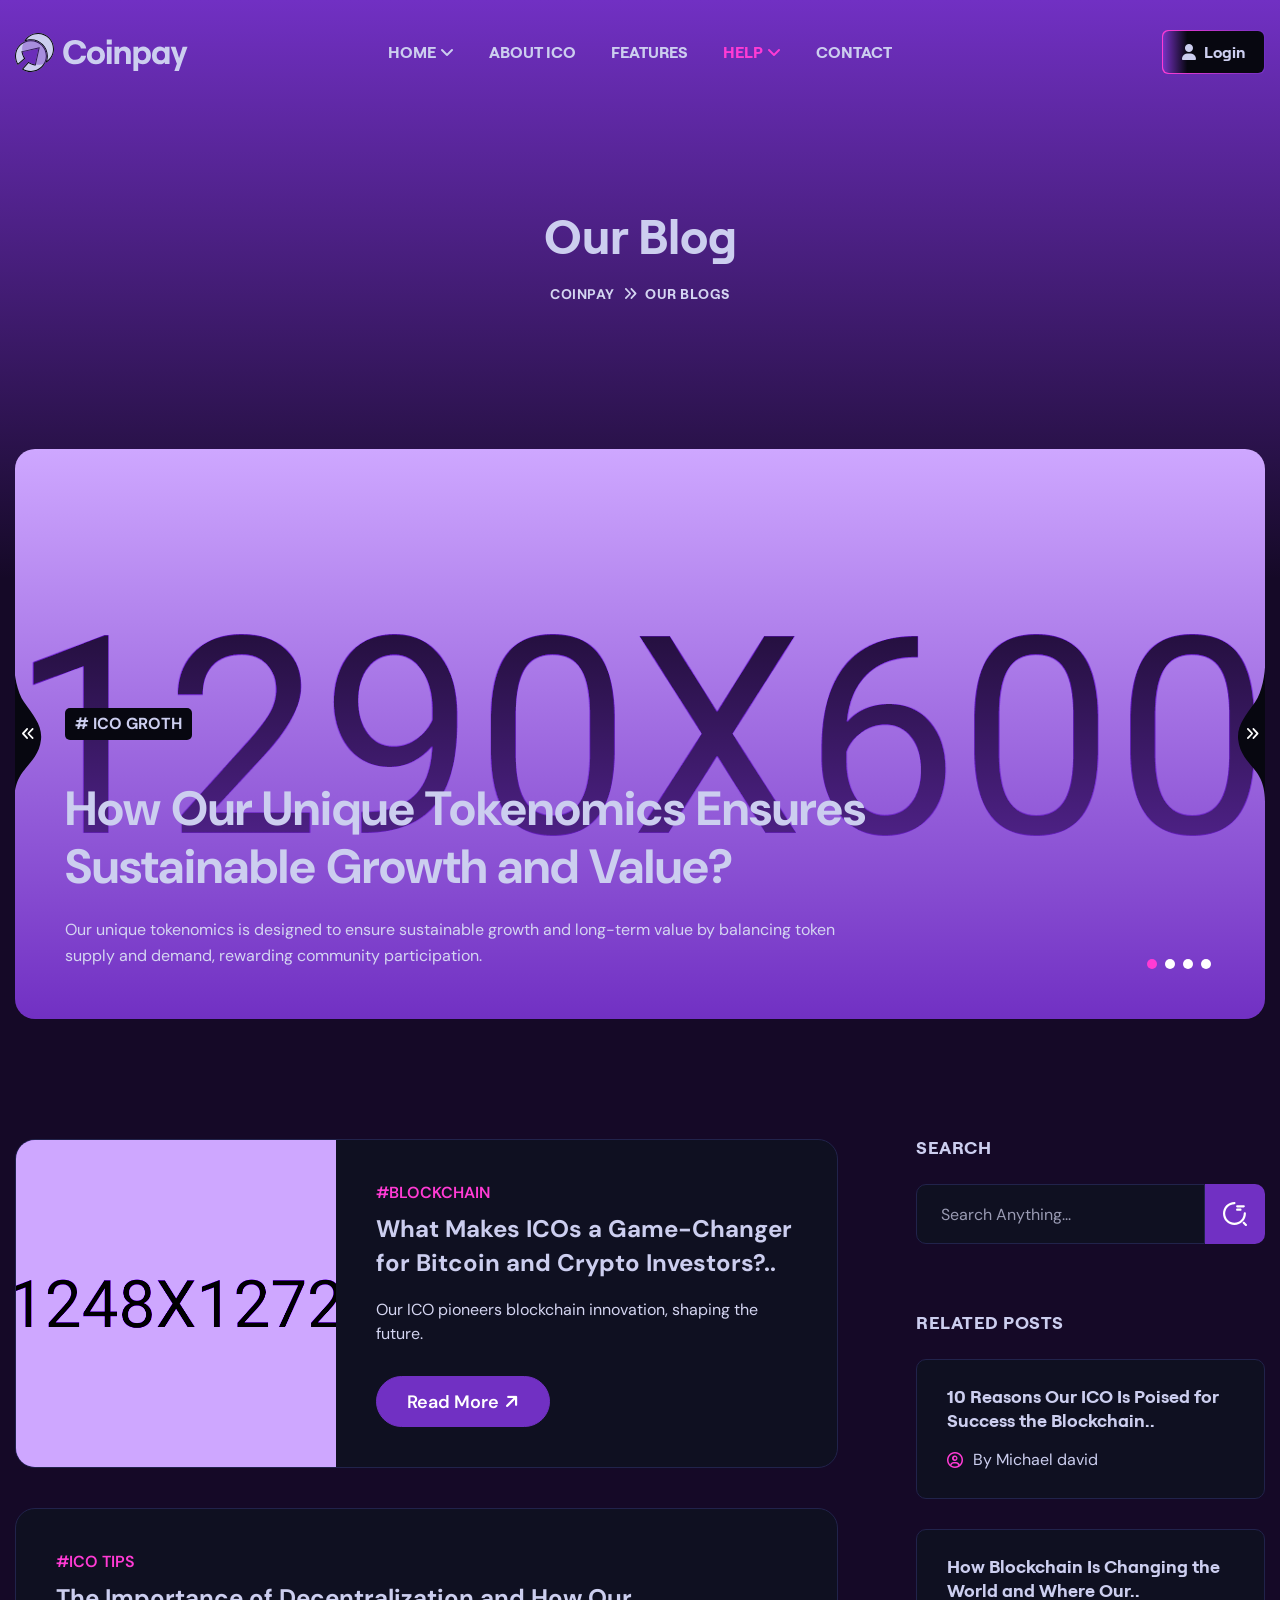
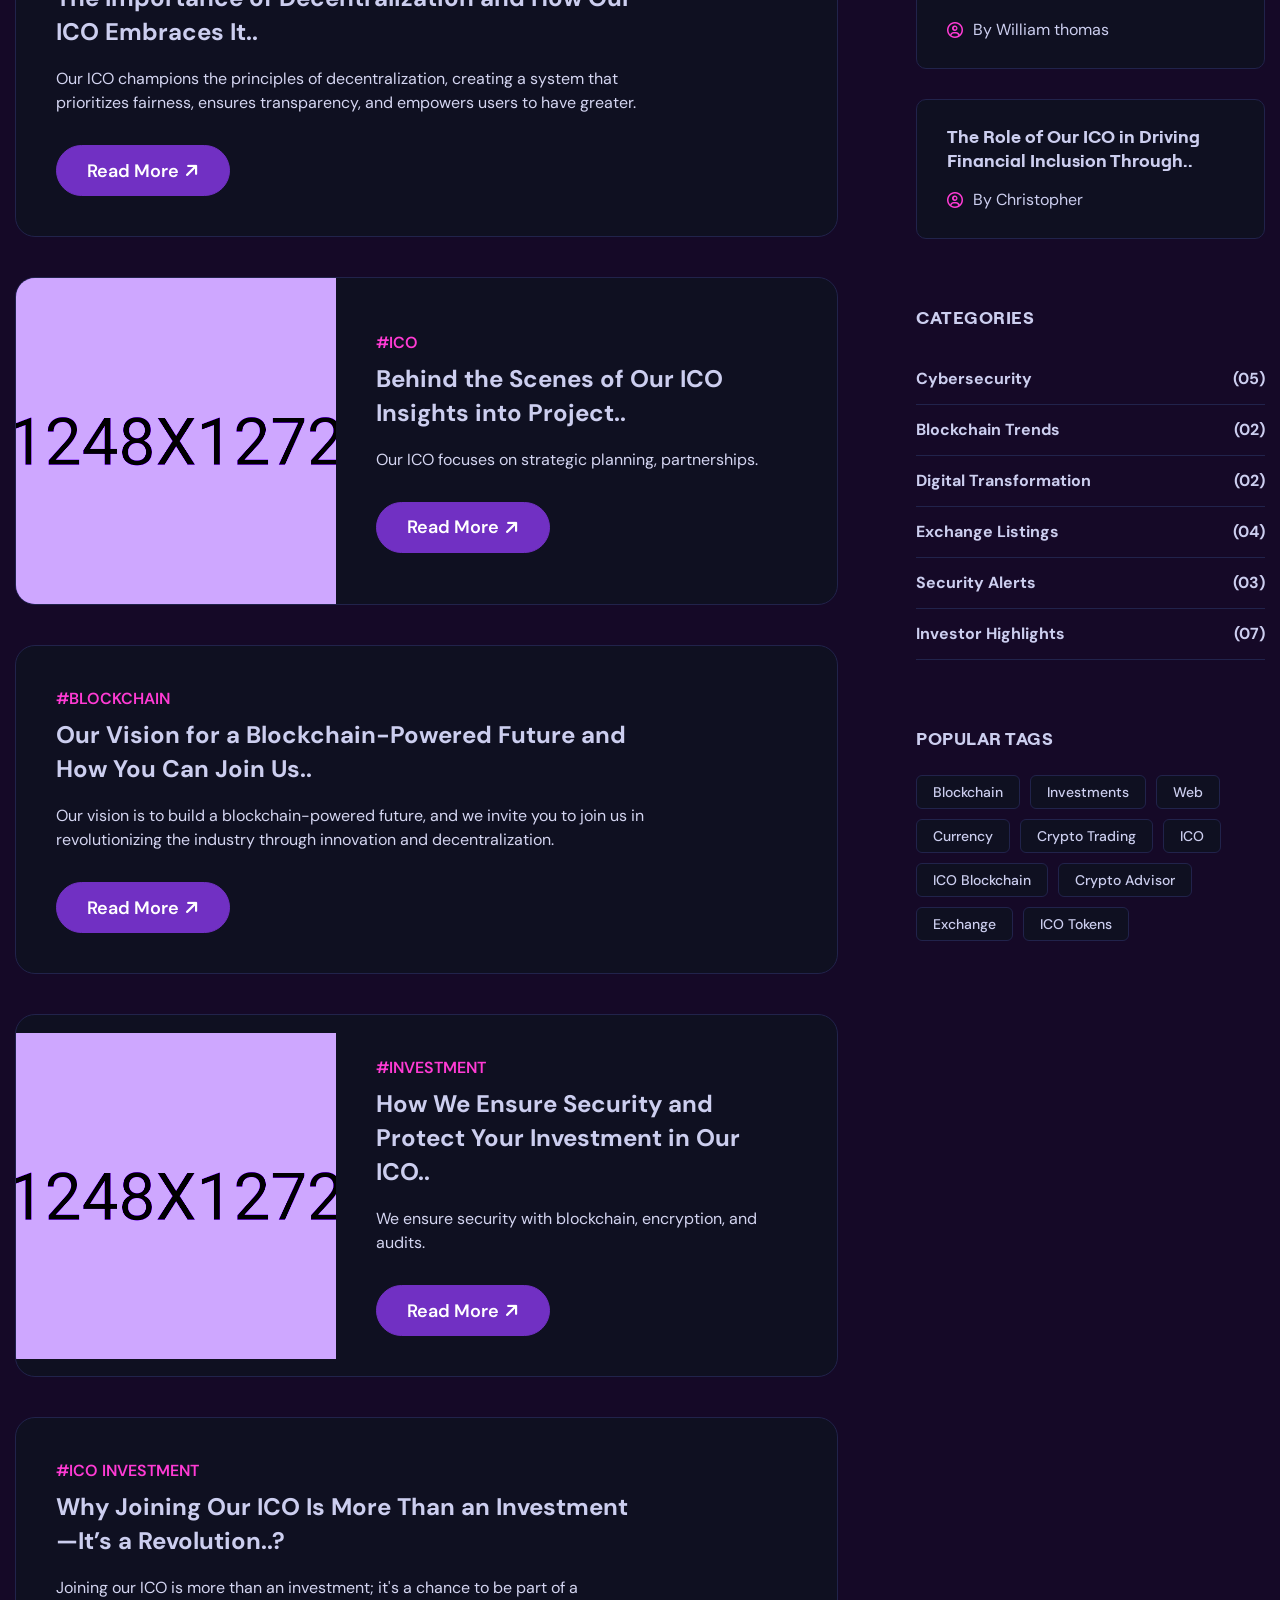
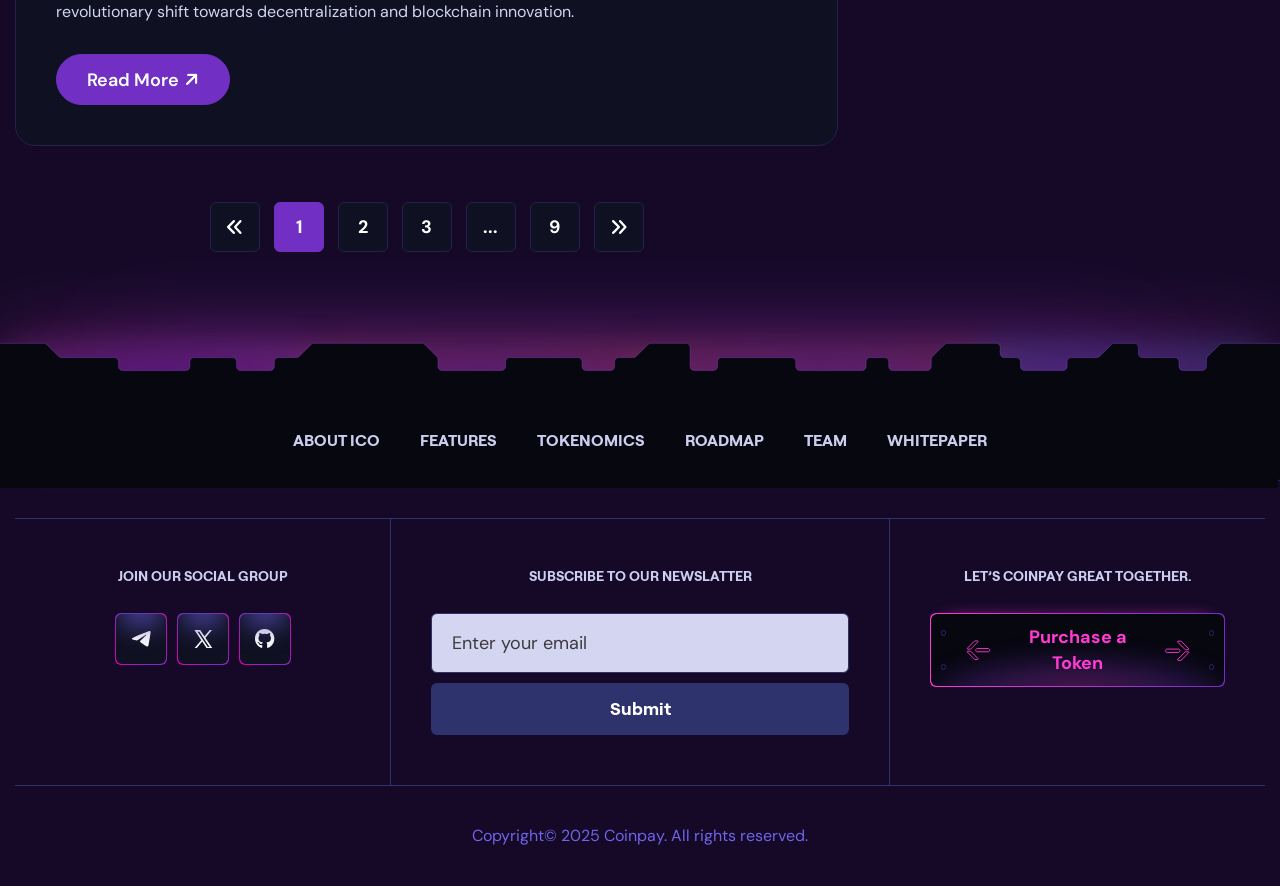
<file: blog.html>
<!doctype html>
<html lang="en">

  <head>

  <meta charset="utf-8">
  <meta name="viewport" content="width=device-width, initial-scale=1, shrink-to-fit=no">
  <meta http-equiv="x-ua-compatible" content="ie=edge">
  <meta name="thumbnail" content="assets/images/ico_template_thumbnail.webp">
  <meta name="description" content="Ad Factory by La Neta — UGC and AI-powered video ads that scale your brand. 24 to 120 ad variations per month, delivered in 21 days">
  <meta name="keywords" content="UGC ads, AI video ads, performance creative, ecommerce ads, video advertising, content production, ad agency LATAM">
  <meta name="author" content="LaNetaMedia">

    <title>Blogs - Coinpay - Site Template</title>
    <link rel="shortcut icon" href="assets/images/site_logo/favicon_1.svg">

    <!-- Fraimwork - CSS Include -->
    <link rel="stylesheet" type="text/css" href="assets/css/bootstrap.min.css">

    <!-- Icon Font - CSS Include -->
    <link rel="stylesheet" type="text/css" href="assets/css/fontawesome.css">

    <!-- Animation - CSS Include -->
    <link rel="stylesheet" type="text/css" href="assets/css/cursor.css">
    <link rel="stylesheet" type="text/css" href="assets/css/animate.min.css">
    <link rel="stylesheet" type="text/css" href="assets/css/aos.css">

    <!-- Carousel - CSS Include -->
    <link rel="stylesheet" type="text/css" href="assets/css/swiper-bundle.min.css">

    <!-- Video & Image Popup - CSS Include -->
    <link rel="stylesheet" type="text/css" href="assets/css/magnific-popup.min.css">

    <!-- Counter - CSS Include -->
    <link rel="stylesheet" type="text/css" href="assets/css/odometer.min.css">

    <!-- Custom - CSS Include -->
    <link rel="stylesheet" type="text/css" href="assets/css/style.css">

  </head>


  <body class="index_ico">

    <!-- Body Wrap - Start -->
    <div class="page_wrapper">

      <!-- Back To Top - Start -->
      <div class="backtotop">
        <a href="#" class="scroll">
          <i class="fa-solid fa-arrow-up"></i>
        </a>
      </div>
      <!-- Back To Top - End -->

      <!-- Preloader - Start -->
      <div id="preloader">
        <div class="line-1"></div> 
        <div class="line-2"></div> 
        <div class="line-3"></div> 
        <div class="line-4"></div> 
      </div>
      <!-- Preloader - End -->

      <!-- Site Header - Start
      ================================================== -->
      <header class="site_header">
        <div class="nav_wrapper">
          <div class="container">
            <div class="row align-items-center">
              <div class="col-lg-3 col-5 d-flex align-items-center">
                <div class="site_logo">
                  <a class="site_link" href="index.html">
                    <img loading="lazy" src="assets/images/site_logo/site_logo_1.svg" alt="ICO Site Logo">
                  </a>
                </div>
              </div>
              <div class="col-lg-6 col-2">
                <nav class="main_menu navbar navbar-expand-lg">
                  <div class="main_menu_inner collapse navbar-collapse justify-content-center" id="main_menu_dropdown">
                    <ul class="main_menu_list unordered_list text-uppercase">
                      <li class="dropdown">
                        <a class="nav-link" href="#" id="homes_submenu" role="button" data-bs-toggle="dropdown" aria-expanded="false">
                          <span class="nav_link_label" data-text="Home">Home</span>
                          <span class="nav_link_icon">
                            <i class="fa-solid fa-angle-down"></i>
                          </span>
                        </a>
                        <ul class="dropdown-menu" aria-labelledby="homes_submenu">
                          <li>
                            <a class="dropdown-item" href="index_ico.html">
                              <span class="nav_link_label">Coinpay ICO</span>
                            </a>
                          </li>
                          <li>
                            <a class="dropdown-item" href="index_memecoin.html">
                              <span class="nav_link_label">Memecoin</span>
                            </a>
                          </li>
                          <li>
                            <a class="dropdown-item" href="index_pepecoin.html">
                              <span class="nav_link_label">Pepecoin</span>
                            </a>
                          </li>
                        </ul>
                      </li>
                      <li>
                        <a class="nav-link scrollspy_btn" href="#id_ico_about_section">
                          <span class="nav_link_label" data-text="About ICO">About ICO</span>
                        </a>
                      </li>
                      <li>
                        <a class="nav-link scrollspy_btn" href="#id_ico_service_section">
                          <span class="nav_link_label" data-text="Features">Features</span>
                        </a>
                      </li>
                      <li class="dropdown active">
                        <a class="nav-link" href="#" id="help_submenu" role="button" data-bs-toggle="dropdown" aria-expanded="false">
                          <span class="nav_link_label" data-text="Help">Help</span>
                          <span class="nav_link_icon">
                            <i class="fa-solid fa-angle-down"></i>
                          </span>
                        </a>
                        <ul class="dropdown-menu" aria-labelledby="help_submenu">
                          <li>
                            <a class="dropdown-item scrollspy_btn" href="#id_ico_roadmap_section">
                              <span class="nav_link_label">Roadmap</span>
                            </a>
                          </li>
                          <li class="dropdown active">
                            <a class="dropdown-item" href="#" id="blog_submenu" role="button" data-bs-toggle="dropdown" aria-expanded="false">
                              <span class="nav_link_label" data-text="Blog">Blog</span>
                              <span class="nav_link_icon">
                                <i class="fa-solid fa-angle-right"></i>
                              </span>
                            </a>
                            <ul class="dropdown-menu" aria-labelledby="blog_submenu">
                              <li class="active">
                                <a class="dropdown-item" href="blog.html">
                                  <span class="nav_link_label">Blogs</span>
                                </a>
                              </li>
                              <li>
                                <a class="dropdown-item" href="blog_details.html">
                                  <span class="nav_link_label">Blog Details</span>
                                </a>
                              </li>
                            </ul>
                          </li>
                          <li>
                            <a class="dropdown-item" href="contact.html">
                              <span class="nav_link_label">Help Center</span>
                            </a>
                          </li>
                          <li class="dropdown">
                            <a class="dropdown-item" href="#" id="register_submenu" role="button" data-bs-toggle="dropdown" aria-expanded="false">
                              <span class="nav_link_label" data-text="Blog">My Account</span>
                              <span class="nav_link_icon">
                                <i class="fa-solid fa-angle-right"></i>
                              </span>
                            </a>
                            <ul class="dropdown-menu" aria-labelledby="register_submenu">
                              <li>
                                <a class="dropdown-item" href="sign_in.html">
                                  <span class="nav_link_label">Sign In</span>
                                </a>
                              </li>
                              <li>
                                <a class="dropdown-item" href="sign_up.html">
                                  <span class="nav_link_label">Sign Up</span>
                                </a>
                              </li>
                            </ul>
                          </li>
                        </ul>
                      </li>
                      <li>
                        <a class="nav-link" href="contact.html">
                          <span class="nav_link_label" data-text="Contact">Contact</span>
                        </a>
                      </li>
                    </ul>
                  </div>
                </nav>
              </div>
              <div class="col-lg-3 col-5">
                <ul class="btns_group unordered_list p-0 justify-content-end">
                  <li class="d-lg-none">
                    <button class="mobile_menu_btn" type="button" data-bs-toggle="collapse" data-bs-target="#main_menu_dropdown" aria-expanded="false" aria-label="Toggle navigation">
                      <i class="far fa-bars"></i>
                    </button>
                  </li>
                  <li>
                    <a class="ico_btn_outline" href="sign_in.html">
                      <span class="btn_icon">
                        <i class="fa-solid fa-user"></i>
                      </span>
                      <span class="btn_label">Login</span>
                    </a>
                  </li>
                </ul>
              </div>
            </div>
          </div>
        </div>
      </header>
      <!-- Site Header - End
      ================================================== -->

      <!-- Main Body - Start
      ================================================== -->
      <main class="page_content">

        <!-- Hero Section - Start
        ================================================== -->
        <section class="page_header text-center">
          <div class="container">
            <h1 class="page_title">
              Our Blog
            </h1>
            <ol class="breadcrumb justify-content-center">
              <li class="breadcrumb-item"><a href="index.html">Coinpay</a></li>
              <li class="breadcrumb-item active" aria-current="page">Our Blogs</li>
            </ol>
          </div>
        </section>
        <!-- Hero Section - End
        ================================================== -->

        <!-- Blog Section - Start
        ================================================== -->
        <section class="blog_section section_space pt-0">
          <div class="container">
            <div class="blog_carousel_block swiper">
              <div class="swiper-wrapper">
                <div class="swiper-slide" style="background-image: url('assets/images/blogs/blog_post_image_1.webp');">
                  <div class="post_info">
                    <div class="badge"># ICO Groth</div>
                    <h3 class="blog_post_title">
                      <a href="blog_details.html">
                        How Our Unique Tokenomics Ensures Sustainable Growth and Value?
                      </a>
                    </h3>
                    <p class="blog_post_description mb-0">
                      Our unique tokenomics is designed to ensure sustainable growth and long-term value by balancing token supply and demand, rewarding community participation.
                    </p>
                  </div>
                </div>
                <div class="swiper-slide" style="background-image: url('assets/images/blogs/blog_post_image_2.webp');">
                  <div class="post_info">
                    <div class="badge"># Ethereum ICO</div>
                    <h3 class="blog_post_title">
                      <a href="blog_details.html">
                        Why Ethereum is the Ideal Blockchain Platform for Successful ICO..
                      </a>
                    </h3>
                    <p class="blog_post_description mb-0">
                      Ethereum is the ideal blockchain for ICOs due to its secure smart contracts and decentralization. It enables transparent, direct fundraising from global.
                    </p>
                  </div>
                </div>
                <div class="swiper-slide" style="background-image: url('assets/images/blogs/blog_post_image_1.webp');">
                  <div class="post_info">
                    <div class="badge"># ICO Groth</div>
                    <h3 class="blog_post_title">
                      <a href="blog_details.html">
                        How Our Unique Tokenomics Ensures Sustainable Growth and Value?
                      </a>
                    </h3>
                    <p class="blog_post_description mb-0">
                      Our unique tokenomics is designed to ensure sustainable growth and long-term value by balancing token supply and demand, rewarding community participation.
                    </p>
                  </div>
                </div>
                <div class="swiper-slide" style="background-image: url('assets/images/blogs/blog_post_image_2.webp');">
                  <div class="post_info">
                    <div class="badge"># Ethereum ICO</div>
                    <h3 class="blog_post_title">
                      <a href="blog_details.html">
                        Why Ethereum is the Ideal Blockchain Platform for Successful ICO..
                      </a>
                    </h3>
                    <p class="blog_post_description mb-0">
                      Ethereum is the ideal blockchain for ICOs due to its secure smart contracts and decentralization. It enables transparent, direct fundraising from global.
                    </p>
                  </div>
                </div>
              </div>
              <div class="bc-pagination"></div>
              <button class="bc-button-prev" type="button" style="background-image: url('assets/images/shapes/shape_left.svg');">
                <i class="fa-solid fa-angles-left"></i>
              </button>
              <button class="bc-button-next" type="button" style="background-image: url('assets/images/shapes/shape_right.svg');">
                <i class="fa-solid fa-angles-right"></i>
              </button>
            </div>
            <div class="row justify-content-lg-between">
              <div class="col-lg-8">
                <div class="blog_post_left_image">
                  <a class="post_image" href="blog_details.html">
                    <img src="assets/images/blogs/blog_post_image_3.webp" alt="Post Image">
                  </a>
                  <div class="post_info">
                    <a class="blog_post_category" href="#!">#blockchain</a>
                    <h3 class="blog_post_title">
                      <a href="blog_details.html">
                        What Makes ICOs a Game-Changer for Bitcoin and Crypto Investors?..
                      </a>
                    </h3>
                    <p class="blog_post_description">
                      Our ICO pioneers blockchain innovation, shaping the future.
                    </p>
                    <a class="btn" href="blog_details.html">
                      <span class="btn_label">Read More</span>
                      <span class="btn_icon"><i class="fa-solid fa-arrow-up-right"></i></span>
                    </a>
                  </div>
                </div>
                <div class="blog_post_left_image">
                  <div class="post_info">
                    <a class="blog_post_category" href="#!">#ico tips</a>
                    <h3 class="blog_post_title">
                      <a href="blog_details.html">
                        The Importance of Decentralization and How Our ICO Embraces It..
                      </a>
                    </h3>
                    <p class="blog_post_description">
                      Our ICO champions the principles of decentralization, creating a system that prioritizes fairness, ensures transparency, and empowers users to have greater.
                    </p>
                    <a class="btn" href="blog_details.html">
                      <span class="btn_label">Read More</span>
                      <span class="btn_icon"><i class="fa-solid fa-arrow-up-right"></i></span>
                    </a>
                  </div>
                </div>
                <div class="blog_post_left_image">
                  <a class="post_image" href="blog_details.html">
                    <img src="assets/images/blogs/blog_post_image_4.webp" alt="Post Image">
                  </a>
                  <div class="post_info">
                    <a class="blog_post_category" href="#!">#ico</a>
                    <h3 class="blog_post_title">
                      <a href="blog_details.html">
                        Behind the Scenes of Our ICO Insights into Project..
                      </a>
                    </h3>
                    <p class="blog_post_description">
                      Our ICO focuses on strategic planning, partnerships.
                    </p>
                    <a class="btn" href="blog_details.html">
                      <span class="btn_label">Read More</span>
                      <span class="btn_icon"><i class="fa-solid fa-arrow-up-right"></i></span>
                    </a>
                  </div>
                </div>
                <div class="blog_post_left_image">
                  <div class="post_info">
                    <a class="blog_post_category" href="#!">#blockchain</a>
                    <h3 class="blog_post_title">
                      <a href="blog_details.html">
                        Our Vision for a Blockchain-Powered Future and How You Can Join Us..
                      </a>
                    </h3>
                    <p class="blog_post_description">
                      Our vision is to build a blockchain-powered future, and we invite you to join us in revolutionizing the industry through innovation and decentralization.
                    </p>
                    <a class="btn" href="blog_details.html">
                      <span class="btn_label">Read More</span>
                      <span class="btn_icon"><i class="fa-solid fa-arrow-up-right"></i></span>
                    </a>
                  </div>
                </div>
                <div class="blog_post_left_image">
                  <a class="post_image" href="blog_details.html">
                    <img src="assets/images/blogs/blog_post_image_5.webp" alt="Post Image">
                  </a>
                  <div class="post_info">
                    <a class="blog_post_category" href="#!">#investment</a>
                    <h3 class="blog_post_title">
                      <a href="blog_details.html">
                        How We Ensure Security and Protect Your Investment in Our ICO..
                      </a>
                    </h3>
                    <p class="blog_post_description">
                      We ensure security with blockchain, encryption, and audits.
                    </p>
                    <a class="btn" href="blog_details.html">
                      <span class="btn_label">Read More</span>
                      <span class="btn_icon"><i class="fa-solid fa-arrow-up-right"></i></span>
                    </a>
                  </div>
                </div>
                <div class="blog_post_left_image">
                  <div class="post_info">
                    <a class="blog_post_category" href="#!">#ico investment</a>
                    <h3 class="blog_post_title">
                      <a href="blog_details.html">
                        Why Joining Our ICO Is More Than an Investment—It’s a Revolution..?
                      </a>
                    </h3>
                    <p class="blog_post_description">
                      Joining our ICO is more than an investment; it's a chance to be part of a revolutionary shift towards decentralization and blockchain innovation.
                    </p>
                    <a class="btn" href="blog_details.html">
                      <span class="btn_label">Read More</span>
                      <span class="btn_icon"><i class="fa-solid fa-arrow-up-right"></i></span>
                    </a>
                  </div>
                </div>
                <ul class="pagination_nav pt-3 unordered_list justify-content-center">
                  <li><a href="#!"><i class="fa-solid fa-angles-left"></i></a></li>
                  <li class="active"><a href="#!">1</a></li>
                  <li><a href="#!">2</a></li>
                  <li><a href="#!">3</a></li>
                  <li><a href="#!">...</a></li>
                  <li><a href="#!">9</a></li>
                  <li><a href="#!"><i class="fa-solid fa-angles-right"></i></a></li>
                </ul>
              </div>
              <div class="col-lg-4">
                <aside class="sidebar pt-5 pt-lg-0 ps-lg-5">
                  <div class="sidebar_search_block">
                    <h3 class="sidebar_title">Search</h3>
                    <form class="search_input" action="#">
                      <input type="search" name="search" placeholder="Search Anything...">
                      <button type="submit">
                        <img src="assets/icons/icon_search.svg" alt="Icon Search">
                      </button>
                    </form>
                  </div>

                  <div class="recent_post_block">
                    <h3 class="sidebar_title">Related Posts</h3>
                    <ul class="recent_post_list unordered_list_block">
                      <li>
                        <a class="recent_post_item" href="blog_details.html">
                          <span class="blog_post_title">
                            10 Reasons Our ICO Is Poised for Success the Blockchain..
                          </span>
                          <span class="blog_post_admin">
                            <i class="fa-regular fa-circle-user"></i>
                            By Michael david
                          </span>
                        </a>
                      </li>
                      <li>
                        <a class="recent_post_item" href="blog_details.html">
                          <span class="blog_post_title">
                            How Blockchain Is Changing the World and Where Our..
                          </span>
                          <span class="blog_post_admin">
                            <i class="fa-regular fa-circle-user"></i>
                            By William thomas
                          </span>
                        </a>
                      </li>
                      <li>
                        <a class="recent_post_item" href="blog_details.html">
                          <span class="blog_post_title">
                            The Role of Our ICO in Driving Financial Inclusion Through..
                          </span>
                          <span class="blog_post_admin">
                            <i class="fa-regular fa-circle-user"></i>
                            By Christopher
                          </span>
                        </a>
                      </li>
                    </ul>
                  </div>

                  <div class="sidebar_category_list">
                    <h3 class="sidebar_title">Categories</h3>
                    <ul class="category_list_block unordered_list_block">
                      <li>
                        <a href="#!">
                          <span class="icon"><i class="fa-solid fa-arrow-up-right"></i></span>
                          <span class="label">Cybersecurity</span>
                          <span class="value">(05)</span>
                        </a>
                      </li>
                      <li>
                        <a href="#!">
                          <span class="icon"><i class="fa-solid fa-arrow-up-right"></i></span>
                          <span class="label">Blockchain Trends</span>
                          <span class="value">(02)</span>
                        </a>
                      </li>
                      <li>
                        <a href="#!">
                          <span class="icon"><i class="fa-solid fa-arrow-up-right"></i></span>
                          <span class="label">Digital Transformation</span>
                          <span class="value">(02)</span>
                        </a>
                      </li>
                      <li>
                        <a href="#!">
                          <span class="icon"><i class="fa-solid fa-arrow-up-right"></i></span>
                          <span class="label">Exchange Listings</span>
                          <span class="value">(04)</span>
                        </a>
                      </li>
                      <li>
                        <a href="#!">
                          <span class="icon"><i class="fa-solid fa-arrow-up-right"></i></span>
                          <span class="label">Security Alerts</span>
                          <span class="value">(03)</span>
                        </a>
                      </li>
                      <li>
                        <a href="#!">
                          <span class="icon"><i class="fa-solid fa-arrow-up-right"></i></span>
                          <span class="label">Investor Highlights</span>
                          <span class="value">(07)</span>
                        </a>
                      </li>
                    </ul>
                  </div>

                  <div class="sidebar_tags">
                    <h3 class="sidebar_title">Popular Tags</h3>
                    <ul class="tags_block unordered_list">
                      <li><a href="#!">Blockchain</a></li>
                      <li><a href="#!">Investments</a></li>
                      <li><a href="#!">Web</a></li>
                      <li><a href="#!">Currency</a></li>
                      <li><a href="#!">Crypto Trading</a></li>
                      <li><a href="#!">ICO</a></li>
                      <li><a href="#!">ICO Blockchain</a></li>
                      <li><a href="#!">Crypto Advisor</a></li>
                      <li><a href="#!">Exchange</a></li>
                      <li><a href="#!">ICO Tokens</a></li>
                    </ul>
                  </div>
                </aside>
              </div>
            </div>
          </div>
        </section>
        <!-- Blog Section - End
        ================================================== -->

      </main>
      <!-- Main Body - End
      ================================================== -->

      <!-- Site Footer - Start
      ================================================== -->
      <footer class="ico_site_footer section_decoration section_shadow_top">
        <div class="decoration_item shape_top">
          <img src="assets/images/shapes/shape_ico_hero_section_bottom.svg" alt="Bottom Line Shape">
        </div>
        <div class="container">
          <ul class="pagelist_block unordered_list justify-content-center text-uppercase">
            <li>
              <a class="scrollspy_btn" href="#!">
                <span class="pagelist_label">
                  About ICO
                </span>
              </a>
            </li>
            <li>
              <a class="scrollspy_btn" href="#!">
                <span class="pagelist_label">
                  Features
                </span>
              </a>
            </li>
            <li>
              <a class="scrollspy_btn" href="#!">
                <span class="pagelist_label">
                  Tokenomics
                </span>
              </a>
            </li>
            <li>
              <a class="scrollspy_btn" href="#!">
                <span class="pagelist_label">
                  Roadmap
                </span>
              </a>
            </li>
            <li>
              <a class="scrollspy_btn" href="#!">
                <span class="pagelist_label">
                  Team
                </span>
              </a>
            </li>
            <li>
              <a class="scrollspy_btn" href="#!">
                <span class="pagelist_label">
                  Whitepaper
                </span>
              </a>
            </li>
          </ul>
          <div class="middle_area">
            <div class="column">
              <h3 class="footer_title text-uppercase">Join our social group</h3>
              <ul class="social_block style_2 unordered_list justify-content-center">
                <li>
                  <a href="#!">
                    <svg viewBox="0 0 20 16" xmlns="http://www.w3.org/2000/svg">
                      <path d="M12.1817 2.34636C10.5036 3.04236 7.14877 4.48456 2.11879 6.67146C1.30201 6.99576 0.873436 7.31296 0.834656 7.62286C0.768491 8.14806 1.42705 8.35476 2.32148 8.63456C2.44372 8.67336 2.57025 8.71206 2.69969 8.75516C3.58123 9.04066 4.76611 9.37506 5.38149 9.38796C5.9409 9.39946 6.56497 9.16986 7.25381 8.69916C11.9531 5.53206 14.379 3.93206 14.5314 3.89756C14.6393 3.87316 14.7888 3.84166 14.8894 3.93206C14.9901 4.02106 14.9801 4.19036 14.97 4.23626C14.9038 4.51326 12.3241 6.90826 10.9868 8.14806C10.5698 8.53416 10.2749 8.80826 10.2146 8.87136C10.0794 9.01056 9.94141 9.14396 9.80908 9.27176C8.98941 10.0581 8.37683 10.6494 9.84356 11.6137C10.5482 12.0772 11.1119 12.4604 11.6741 12.8421C12.2882 13.2597 12.9008 13.6758 13.6945 14.1953C13.8959 14.3273 14.0886 14.4636 14.2769 14.5971C14.9916 15.1065 15.6343 15.5628 16.4281 15.4911C16.8883 15.448 17.3656 15.0161 17.6072 13.726C18.1781 10.6752 19.3026 4.06836 19.5629 1.34476C19.5788 1.11856 19.5691 0.891358 19.5341 0.667358C19.5132 0.486458 19.425 0.320058 19.2868 0.201058C19.0812 0.0331581 18.7619 -0.002742 18.6182 0.000158001C17.9696 0.011558 16.9746 0.357458 12.1817 2.34636Z"/>
                    </svg>
                  </a>
                </li>
                <li>
                  <a href="#!">
                    <svg viewBox="0 0 15 14" xmlns="http://www.w3.org/2000/svg">
                      <path d="M14.7876 14L9.31558 5.8405L9.32498 5.8482L14.2588 0H12.6101L8.59076 4.76L5.39902 0H1.07488L6.18362 7.6179L0.794922 14H2.44366L6.91214 8.7042L10.4635 14H14.7876ZM4.74576 1.2727L12.4234 12.7273H11.1168L3.43295 1.2727H4.74576Z"/>
                    </svg>
                  </a>
                </li>
                <li>
                  <a href="#!">
                    <i class="fa-brands fa-github"></i>
                  </a>
                </li>
              </ul>
            </div>
            <div class="column">
              <h3 class="footer_title text-uppercase">Subscribe to our newslatter</h3>
              <form class="ico_newsletter_form" action="#">
                <input type="email" name="email" placeholder="Enter your email">
                <button class="submit_btn" type="submit">Submit</button>
              </form>
            </div>
            <div class="column">
              <h3 class="footer_title text-uppercase">Let’s coinpay great together.</h3>
              <a class="ico_creative_btn" href="#!">
                <span class="btn_wrapper">
                  <span class="btn_icon_left">
                    <small class="dot_top"></small>
                    <small class="dot_bottom"></small>
                    <svg class="icon_arrow_left" viewBox="0 0 28 23" xmlns="http://www.w3.org/2000/svg">
                      <path d="M13.4106 20.8083L5.36673 12.6878C5.26033 12.5804 5.11542 12.52 4.96423 12.52H1.84503C1.34158 12.52 1.08822 13.1276 1.44252 13.4852L9.48642 21.6057C9.59281 21.7131 9.73773 21.7736 9.88892 21.7736H13.0081C13.5116 21.7736 13.7649 21.166 13.4106 20.8083Z"/>
                      <path d="M12.6803 9.57324H24.71C25.7116 9.57324 26.5234 10.3851 26.5234 11.3866C26.5234 12.3882 25.7116 13.2 24.71 13.2H12.6803C11.6788 13.2 10.8669 12.3882 10.8669 11.3866C10.8669 10.3851 11.6788 9.57324 12.6803 9.57324Z"/>
                      <path d="M1.44252 9.28834L9.48641 1.16784C9.59281 1.06043 9.73772 1 9.88891 1H13.0081C13.5116 1 13.7649 1.60758 13.4106 1.96525L5.36672 10.0858C5.26033 10.1932 5.11541 10.2536 4.96422 10.2536H1.84502C1.34158 10.2536 1.08822 9.64601 1.44252 9.28834Z"/>
                    </svg>
                  </span>
                  <span class="btn_label">Purchase a Token</span>
                  <span class="btn_icon_right">
                    <small class="dot_top"></small>
                    <small class="dot_bottom"></small>
                    <svg class="icon_arrow_right" viewBox="0 0 27 23" xmlns="http://www.w3.org/2000/svg">
                      <path d="M13.6558 2.19168L21.6997 10.3122C21.8061 10.4196 21.951 10.48 22.1022 10.48H25.2214C25.7248 10.48 25.9782 9.87238 25.6239 9.51478L17.58 1.39428C17.4736 1.28688 17.3287 1.22638 17.1775 1.22638H14.0583C13.5548 1.22638 13.3015 1.83398 13.6558 2.19168Z"/>
                      <path d="M14.3861 13.4268H2.35637C1.35486 13.4268 0.542969 12.6149 0.542969 11.6134C0.542969 10.6118 1.35486 9.79996 2.35637 9.79996H14.3861C15.3876 9.79996 16.1995 10.6118 16.1995 11.6134C16.1995 12.6149 15.3876 13.4268 14.3861 13.4268Z"/>
                      <path d="M25.6239 13.7117L17.58 21.8322C17.4736 21.9396 17.3287 22 17.1775 22H14.0583C13.5548 22 13.3015 21.3924 13.6558 21.0347L21.6997 12.9142C21.8061 12.8068 21.951 12.7464 22.1022 12.7464H25.2214C25.7248 12.7464 25.9782 13.354 25.6239 13.7117Z"/>
                    </svg>
                  </span>
                </span>
              </a>
            </div>
          </div>
          <div class="footer_bottom text-center">
            <p class="copyright_text m-0 text-secondary">Copyright© 2025 Coinpay. All rights reserved.</p>
          </div>
        </div>
      </footer>
      <!-- Site Footer - End
      ================================================== -->

    </div>
    <!-- Body Wrap - End -->

    <!-- Fraimwork - Jquery Include -->
    <script src="assets/js/jquery.min.js"></script>
    <script src="assets/js/popper.min.js"></script>
    <script src="assets/js/bootstrap.min.js"></script>
    <script src="assets/js/bootstrap-dropdown-ml-hack.min.js"></script>

    <!-- Animation - jquery include -->
    <script src="assets/js/cursor.js"></script>
    <script src="assets/js/gsap.js"></script>
    <script src="assets/js/gsap-scroll-trigger.js"></script>
    <script src="assets/js/gsap-split-text.js"></script>
    <script src="assets/js/smooth-scroll.js"></script>
    <script src="assets/js/aos.js"></script>

    <!-- Countdown Timer - jquery include -->
    <script src="assets/js/countdown.js"></script>

    <!-- Carousel - Jquery Include -->
    <script src="assets/js/swiper-bundle.min.js"></script>

    <!-- Video & Image Popup - Jquery Include -->
    <script src="assets/js/magnific-popup.min.js"></script>
    
    <!-- Counter - Jquery Include -->
    <script src="assets/js/appear.min.js"></script>
    <script src="assets/js/odometer.min.js"></script>

    <!-- Custom - Jquery Include -->
    <script src="assets/js/main.js"></script>

  </body>
</html>
</file>
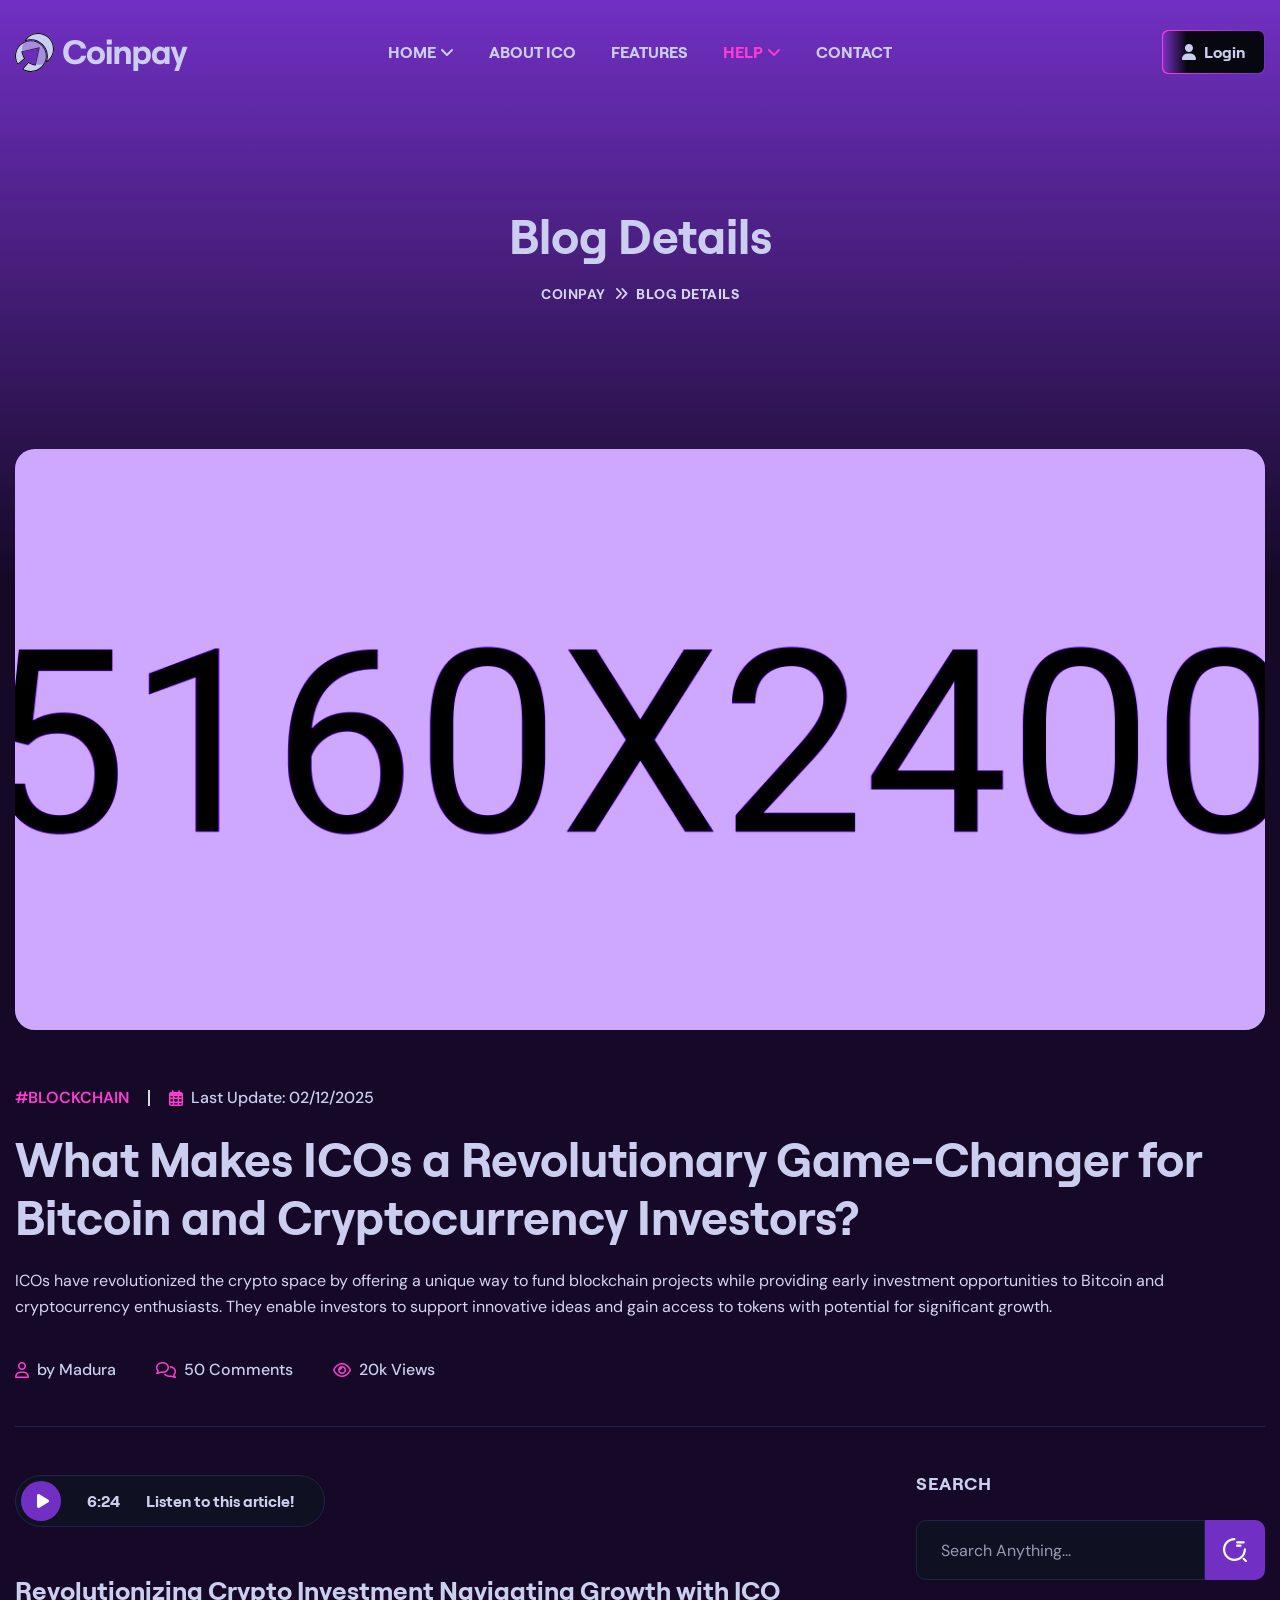
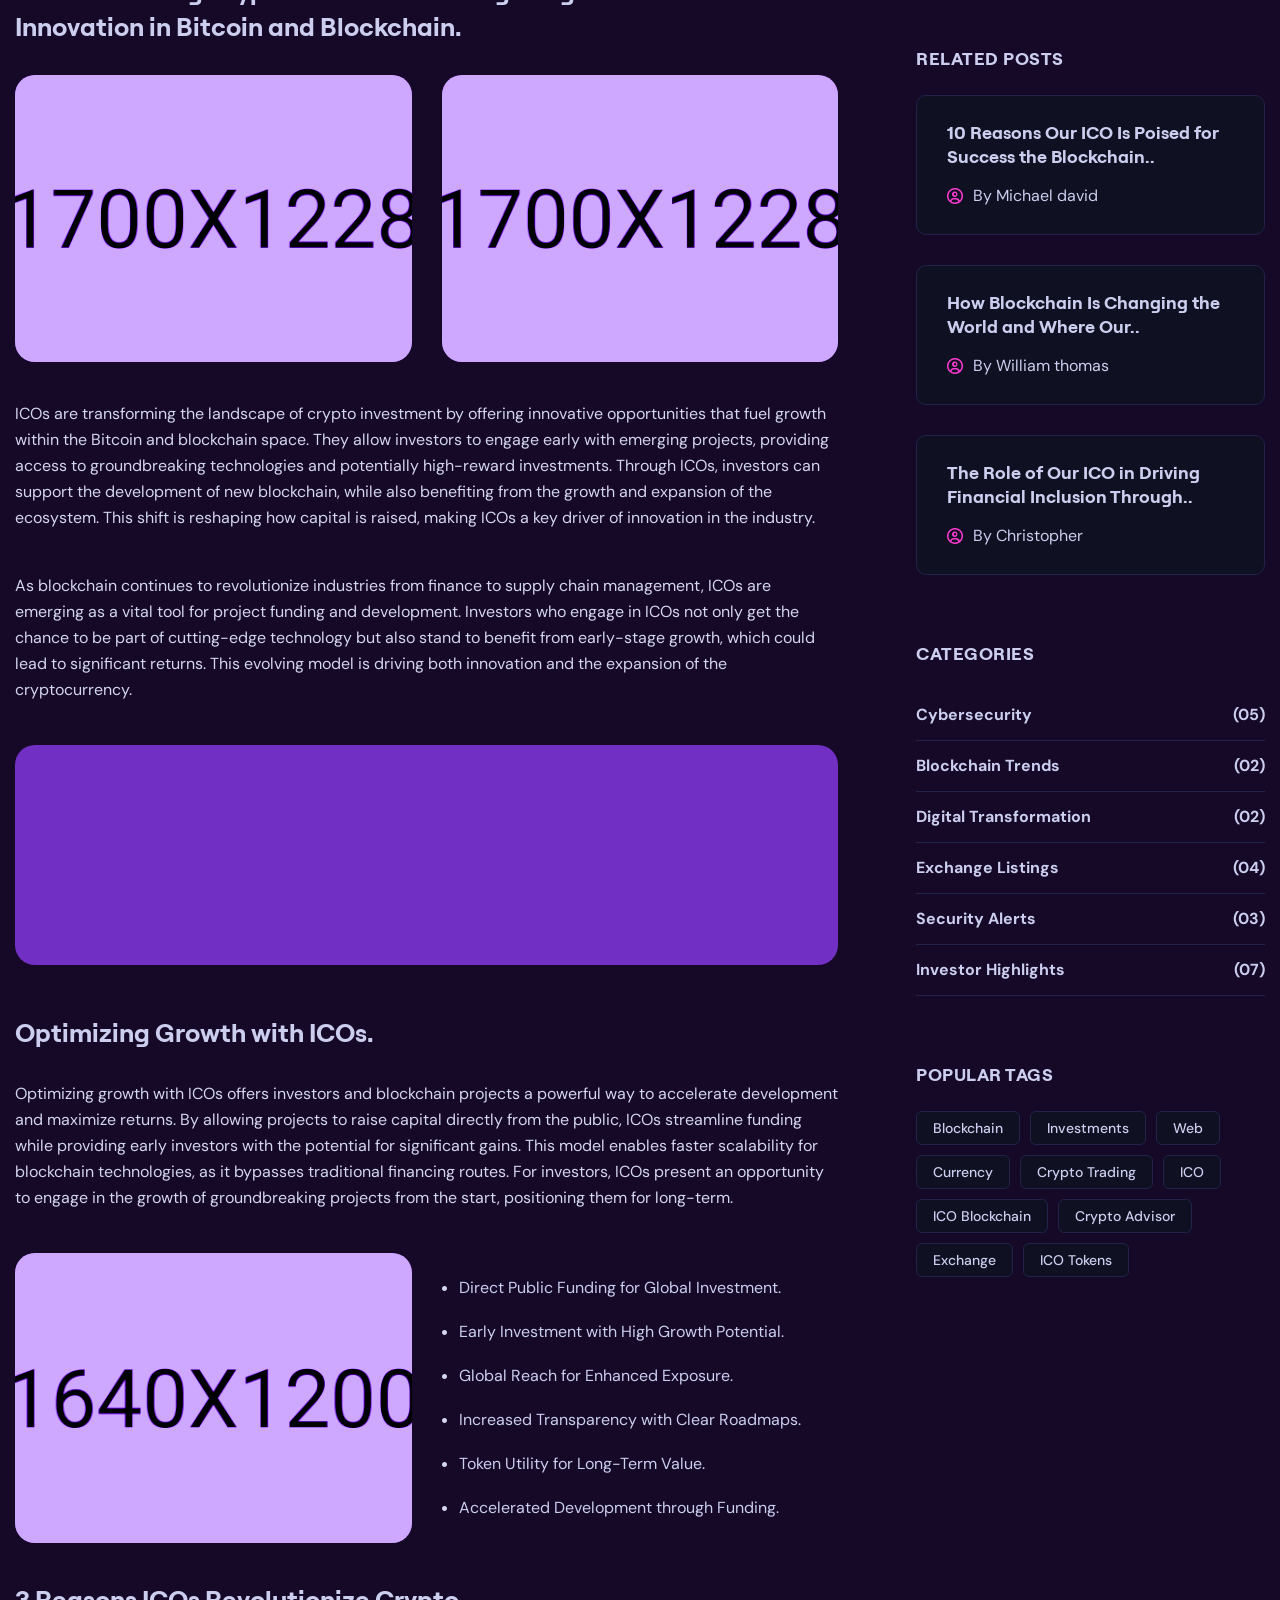
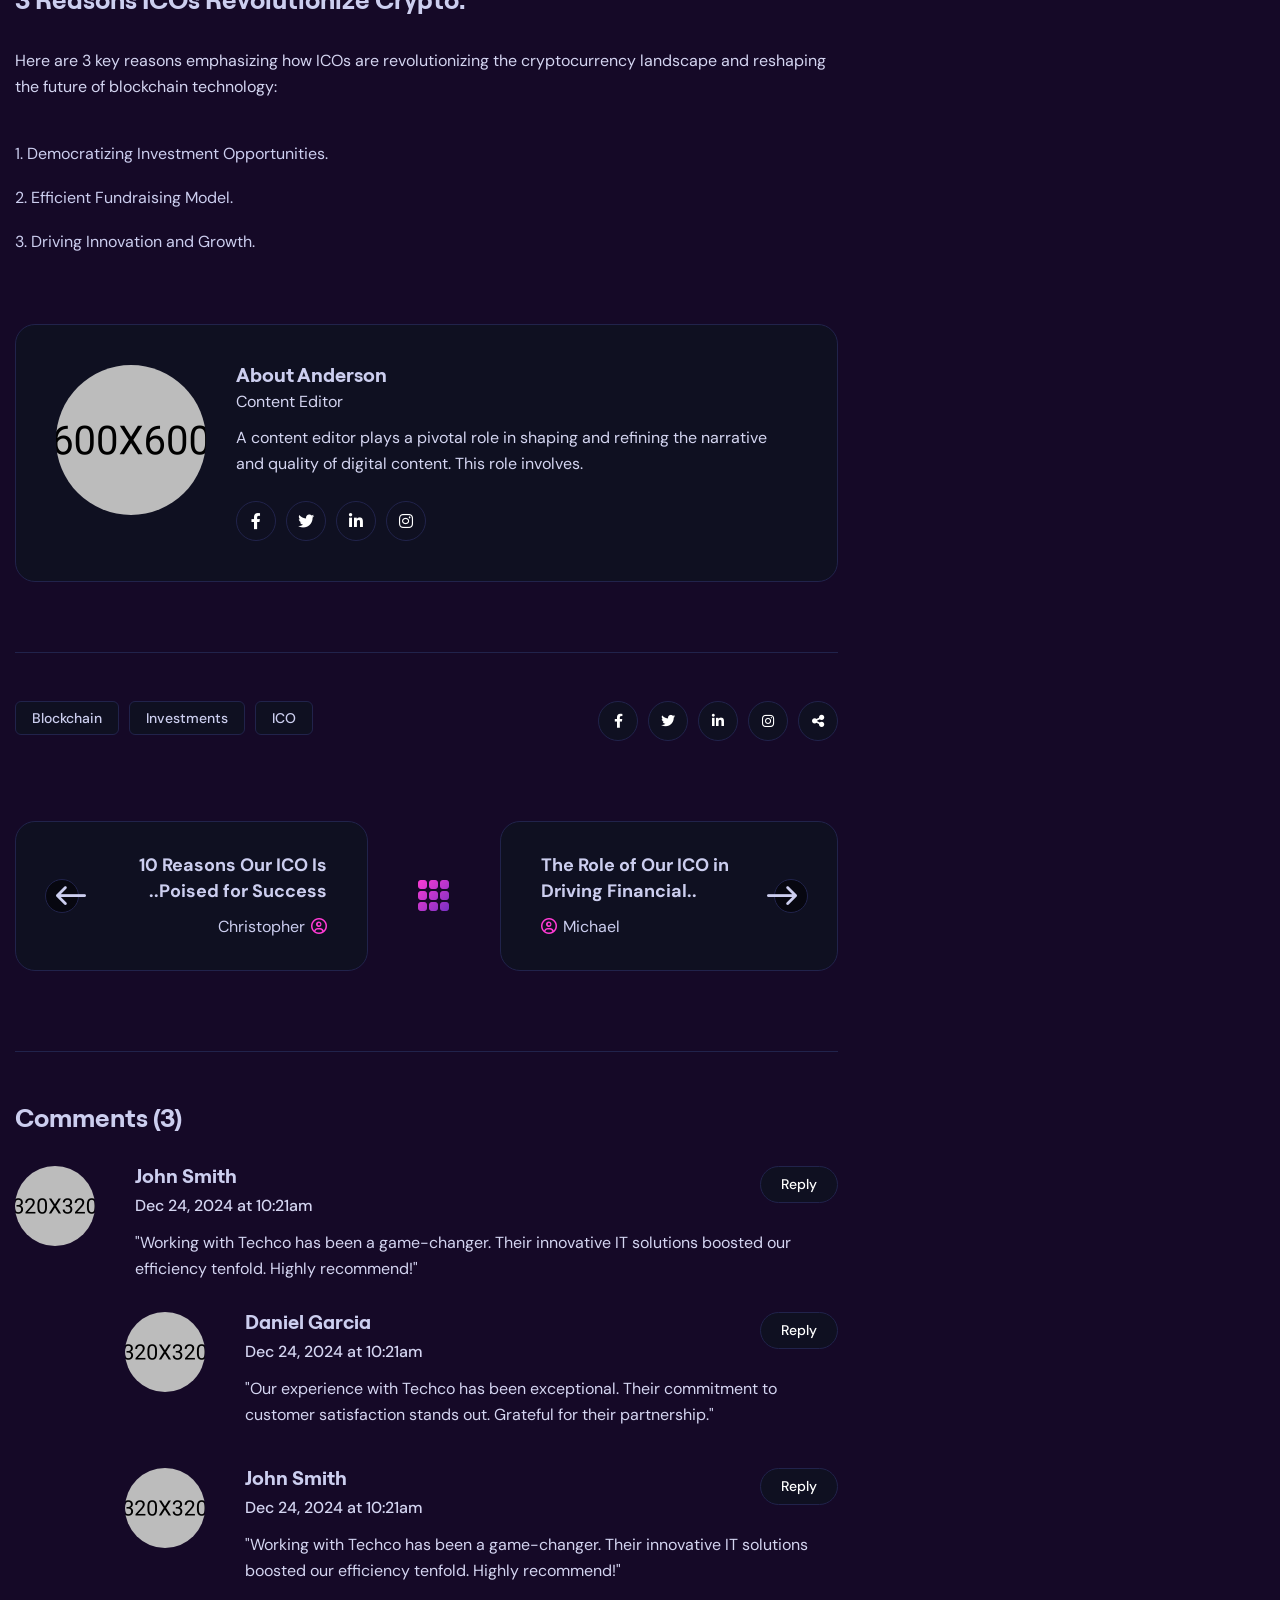
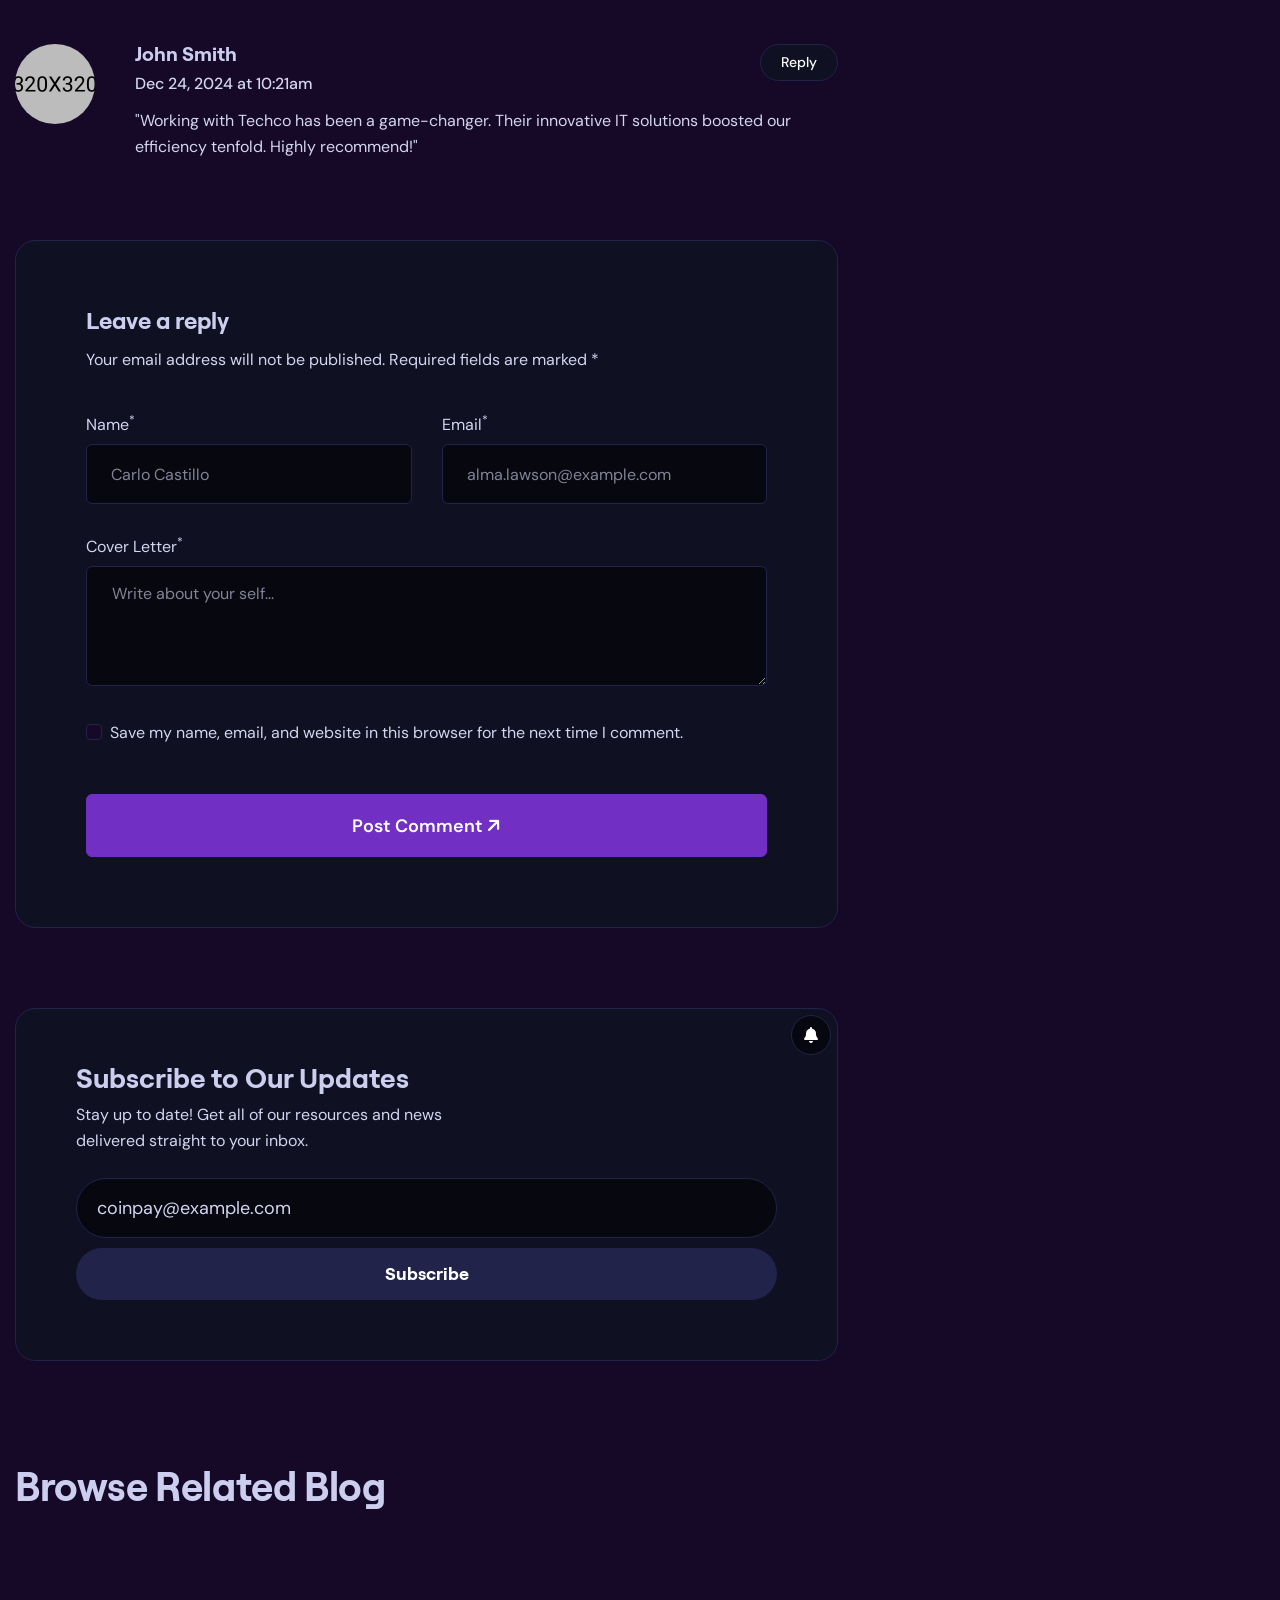
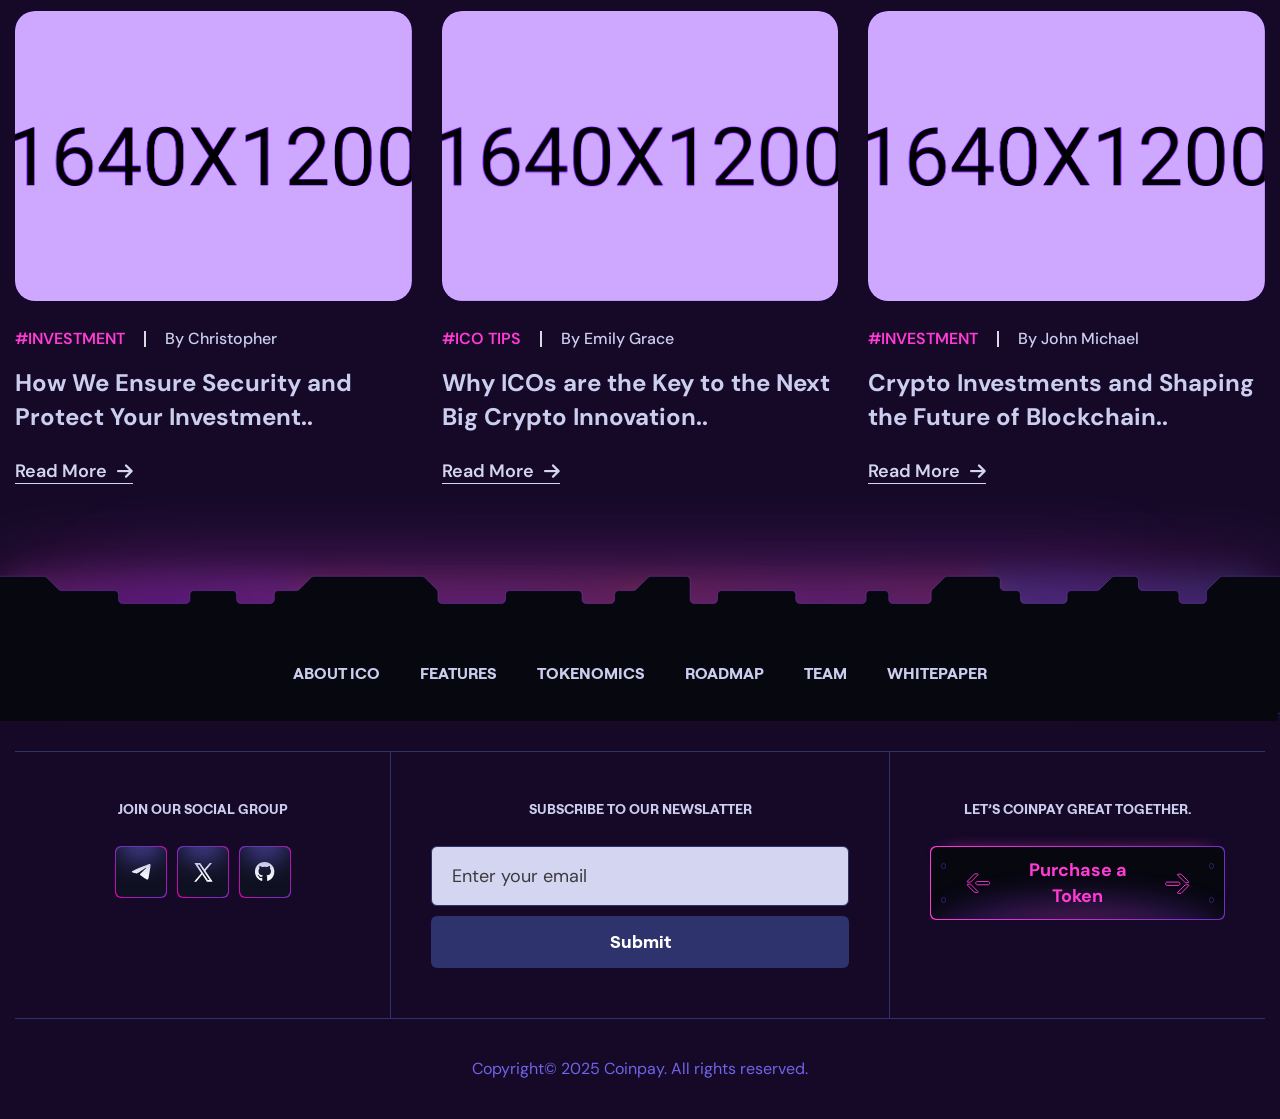
<file: blog_details.html>
<!doctype html>
<html lang="en">

  <head>

  <meta charset="utf-8">
  <meta name="viewport" content="width=device-width, initial-scale=1, shrink-to-fit=no">
  <meta http-equiv="x-ua-compatible" content="ie=edge">
  <meta name="thumbnail" content="assets/images/ico_template_thumbnail.webp">
  <meta name="description" content="Ad Factory by La Neta — UGC and AI-powered video ads that scale your brand. 24 to 120 ad variations per month, delivered in 21 days">
  <meta name="keywords" content="UGC ads, AI video ads, performance creative, ecommerce ads, video advertising, content production, ad agency LATAM">
  <meta name="author" content="LaNetaMedia">

    <title>Blogs Details - Coinpay - Site Template</title>
    <link rel="shortcut icon" href="assets/images/site_logo/favicon_1.svg">

    <!-- Fraimwork - CSS Include -->
    <link rel="stylesheet" type="text/css" href="assets/css/bootstrap.min.css">

    <!-- Icon Font - CSS Include -->
    <link rel="stylesheet" type="text/css" href="assets/css/fontawesome.css">

    <!-- Animation - CSS Include -->
    <link rel="stylesheet" type="text/css" href="assets/css/cursor.css">
    <link rel="stylesheet" type="text/css" href="assets/css/animate.min.css">
    <link rel="stylesheet" type="text/css" href="assets/css/aos.css">

    <!-- Carousel - CSS Include -->
    <link rel="stylesheet" type="text/css" href="assets/css/swiper-bundle.min.css">

    <!-- Video & Image Popup - CSS Include -->
    <link rel="stylesheet" type="text/css" href="assets/css/magnific-popup.min.css">

    <!-- Counter - CSS Include -->
    <link rel="stylesheet" type="text/css" href="assets/css/odometer.min.css">

    <!-- Custom - CSS Include -->
    <link rel="stylesheet" type="text/css" href="assets/css/style.css">

  </head>


  <body class="index_ico">

    <!-- Body Wrap - Start -->
    <div class="page_wrapper">

      <!-- Back To Top - Start -->
      <div class="backtotop">
        <a href="#" class="scroll">
          <i class="fa-solid fa-arrow-up"></i>
        </a>
      </div>
      <!-- Back To Top - End -->

      <!-- Preloader - Start -->
      <div id="preloader">
        <div class="line-1"></div> 
        <div class="line-2"></div> 
        <div class="line-3"></div> 
        <div class="line-4"></div> 
      </div>
      <!-- Preloader - End -->

      <!-- Site Header - Start
      ================================================== -->
      <header class="site_header">
        <div class="nav_wrapper">
          <div class="container">
            <div class="row align-items-center">
              <div class="col-lg-3 col-5 d-flex align-items-center">
                <div class="site_logo">
                  <a class="site_link" href="index.html">
                    <img loading="lazy" src="assets/images/site_logo/site_logo_1.svg" alt="ICO Site Logo">
                  </a>
                </div>
              </div>
              <div class="col-lg-6 col-2">
                <nav class="main_menu navbar navbar-expand-lg">
                  <div class="main_menu_inner collapse navbar-collapse justify-content-center" id="main_menu_dropdown">
                    <ul class="main_menu_list unordered_list text-uppercase">
                      <li class="dropdown">
                        <a class="nav-link" href="#" id="homes_submenu" role="button" data-bs-toggle="dropdown" aria-expanded="false">
                          <span class="nav_link_label" data-text="Home">Home</span>
                          <span class="nav_link_icon">
                            <i class="fa-solid fa-angle-down"></i>
                          </span>
                        </a>
                        <ul class="dropdown-menu" aria-labelledby="homes_submenu">
                          <li>
                            <a class="dropdown-item" href="index_ico.html">
                              <span class="nav_link_label">Coinpay ICO</span>
                            </a>
                          </li>
                          <li>
                            <a class="dropdown-item" href="index_memecoin.html">
                              <span class="nav_link_label">Memecoin</span>
                            </a>
                          </li>
                          <li>
                            <a class="dropdown-item" href="index_pepecoin.html">
                              <span class="nav_link_label">Pepecoin</span>
                            </a>
                          </li>
                        </ul>
                      </li>
                      <li>
                        <a class="nav-link scrollspy_btn" href="#id_ico_about_section">
                          <span class="nav_link_label" data-text="About ICO">About ICO</span>
                        </a>
                      </li>
                      <li>
                        <a class="nav-link scrollspy_btn" href="#id_ico_service_section">
                          <span class="nav_link_label" data-text="Features">Features</span>
                        </a>
                      </li>
                      <li class="dropdown active">
                        <a class="nav-link" href="#" id="help_submenu" role="button" data-bs-toggle="dropdown" aria-expanded="false">
                          <span class="nav_link_label" data-text="Help">Help</span>
                          <span class="nav_link_icon">
                            <i class="fa-solid fa-angle-down"></i>
                          </span>
                        </a>
                        <ul class="dropdown-menu" aria-labelledby="help_submenu">
                          <li>
                            <a class="dropdown-item scrollspy_btn" href="#id_ico_roadmap_section">
                              <span class="nav_link_label">Roadmap</span>
                            </a>
                          </li>
                          <li class="dropdown active">
                            <a class="dropdown-item" href="#" id="blog_submenu" role="button" data-bs-toggle="dropdown" aria-expanded="false">
                              <span class="nav_link_label" data-text="Blog">Blog</span>
                              <span class="nav_link_icon">
                                <i class="fa-solid fa-angle-right"></i>
                              </span>
                            </a>
                            <ul class="dropdown-menu" aria-labelledby="blog_submenu">
                              <li>
                                <a class="dropdown-item" href="blog.html">
                                  <span class="nav_link_label">Blogs</span>
                                </a>
                              </li>
                              <li class="active">
                                <a class="dropdown-item" href="blog_details.html">
                                  <span class="nav_link_label">Blog Details</span>
                                </a>
                              </li>
                            </ul>
                          </li>
                          <li>
                            <a class="dropdown-item" href="contact.html">
                              <span class="nav_link_label">Help Center</span>
                            </a>
                          </li>
                          <li class="dropdown">
                            <a class="dropdown-item" href="#" id="register_submenu" role="button" data-bs-toggle="dropdown" aria-expanded="false">
                              <span class="nav_link_label" data-text="Blog">My Account</span>
                              <span class="nav_link_icon">
                                <i class="fa-solid fa-angle-right"></i>
                              </span>
                            </a>
                            <ul class="dropdown-menu" aria-labelledby="register_submenu">
                              <li>
                                <a class="dropdown-item" href="sign_in.html">
                                  <span class="nav_link_label">Sign In</span>
                                </a>
                              </li>
                              <li>
                                <a class="dropdown-item" href="sign_up.html">
                                  <span class="nav_link_label">Sign Up</span>
                                </a>
                              </li>
                            </ul>
                          </li>
                        </ul>
                      </li>
                      <li>
                        <a class="nav-link" href="contact.html">
                          <span class="nav_link_label" data-text="Contact">Contact</span>
                        </a>
                      </li>
                    </ul>
                  </div>
                </nav>
              </div>
              <div class="col-lg-3 col-5">
                <ul class="btns_group unordered_list p-0 justify-content-end">
                  <li class="d-lg-none">
                    <button class="mobile_menu_btn" type="button" data-bs-toggle="collapse" data-bs-target="#main_menu_dropdown" aria-expanded="false" aria-label="Toggle navigation">
                      <i class="far fa-bars"></i>
                    </button>
                  </li>
                  <li>
                    <a class="ico_btn_outline" href="sign_in.html">
                      <span class="btn_icon">
                        <i class="fa-solid fa-user"></i>
                      </span>
                      <span class="btn_label">Login</span>
                    </a>
                  </li>
                </ul>
              </div>
            </div>
          </div>
        </div>
      </header>
      <!-- Site Header - End
      ================================================== -->

      <!-- Main Body - Start
      ================================================== -->
      <main class="page_content">

        <!-- Hero Section - Start
        ================================================== -->
        <section class="page_header text-center">
          <div class="container">
            <h1 class="page_title">
              Blog Details
            </h1>
            <ol class="breadcrumb justify-content-center">
              <li class="breadcrumb-item"><a href="index.html">Coinpay</a></li>
              <li class="breadcrumb-item active" aria-current="page">Blog Details</li>
            </ol>
          </div>
        </section>
        <!-- Hero Section - End
        ================================================== -->

        <!-- Blog Section - Start
        ================================================== -->
        <section class="blog_details_section">
          <div class="container">
            <div class="details_image">
              <img src="assets/images/blogs/blog_details_image_1.webp" alt="Blog Details Image">
            </div>
            <div class="details_content">
              <ul class="post_meta style_2 unordered_list">
                <li>
                  <a class="post_category" href="#!">#blockchain</a>
                </li>
                <li>
                  <a href="#!">
                    <i class="fa-regular fa-calendar-days"></i>
                    Last Update: 02/12/2025
                  </a>
                </li>
              </ul>
              <h2 class="details_title">
                What Makes ICOs a Revolutionary Game-Changer for Bitcoin and Cryptocurrency Investors?
              </h2>
              <p>
                ICOs have revolutionized the crypto space by offering a unique way to fund blockchain projects while providing early investment opportunities to Bitcoin and cryptocurrency enthusiasts. They enable investors to support innovative ideas and gain access to tokens with potential for significant growth. 
              </p>
              <ul class="post_meta unordered_list">
                <li>
                  <a href="#!">
                    <i class="fa-regular fa-user"></i>
                    by Madura
                  </a>
                </li>
                <li>
                  <a href="#!">
                    <i class="fa-regular fa-comments"></i>
                    50 Comments
                  </a>
                </li>
                <li>
                  <a href="#!">
                    <i class="fa-regular fa-eye"></i>
                    20k Views
                  </a>
                </li>
              </ul>
            </div>
            <hr>
            <div class="row justify-content-lg-between">
              <div class="col-lg-8">
                <div class="details_content">
                  <div class="post_audio">
                    <button class="audio_play_btn" type="button">
                      <i class="fa-solid fa-play"></i>
                      <span>6:24</span>
                      <span>Listen to this article!</span>
                    </button>
                  </div>
                  <h3 class="details_info_title">
                    Revolutionizing Crypto Investment Navigating Growth with ICO Innovation in Bitcoin and Blockchain.
                  </h3>
                  <div class="row mb-4">
                    <div class="col-md-6 col-sm-6">
                      <div class="details_image m-0">
                        <img src="assets/images/blogs/blog_details_image_2.webp" alt="Blog Details Image">
                      </div>
                    </div>
                    <div class="col-md-6 col-sm-6">
                      <div class="details_image m-0">
                        <img src="assets/images/blogs/blog_details_image_3.webp" alt="Blog Details Image">
                      </div>
                    </div>
                  </div>
                  <p>
                    ICOs are transforming the landscape of crypto investment by offering innovative opportunities that fuel growth within the Bitcoin and blockchain space. They allow investors to engage early with emerging projects, providing access to groundbreaking technologies and potentially high-reward investments. Through ICOs, investors can support the development of new blockchain, while also benefiting from the growth and expansion of the ecosystem. This shift is reshaping how capital is raised, making ICOs a key driver of innovation in the industry.
                  </p>
                  <p>
                    As blockchain continues to revolutionize industries from finance to supply chain management, ICOs are emerging as a vital tool for project funding and development. Investors who engage in ICOs not only get the chance to be part of cutting-edge technology but also stand to benefit from early-stage growth, which could lead to significant returns. This evolving model is driving both innovation and the expansion of the cryptocurrency.
                  </p>
                  <div class="iframe_block">
                    <iframe src="https://www.youtube.com/embed/VYWc9dFqROI" title="Explain Crypto To COMPLETE Beginners: Coin Bureau Guide!!" allow="accelerometer; autoplay; clipboard-write; encrypted-media; gyroscope; picture-in-picture; web-share" referrerpolicy="strict-origin-when-cross-origin" allowfullscreen></iframe>
                  </div>
                  <h3 class="details_info_title">Optimizing Growth with ICOs.</h3>
                  <p>
                    Optimizing growth with ICOs offers investors and blockchain projects a powerful way to accelerate development and maximize returns. By allowing projects to raise capital directly from the public, ICOs streamline funding while providing early investors with the potential for significant gains. This model enables faster scalability for blockchain technologies, as it bypasses traditional financing routes. For investors, ICOs present an opportunity to engage in the growth of groundbreaking projects from the start, positioning them for long-term.
                  </p>
                  <div class="row mb-4 align-items-center">
                    <div class="col-md-6">
                      <div class="details_image m-0">
                        <img src="assets/images/blogs/blog_details_image_4.webp" alt="Blog Image">
                      </div>
                    </div>
                    <div class="col-md-6">
                      <ul class="iconlist_block unordered_list_block">
                        <li>
                          <span class="iconlist_icon">
                            <i class="fa-solid fa-circle"></i>
                          </span>
                          <span class="iconlist_label">
                            Direct Public Funding for Global Investment.
                          </span>
                        </li>
                        <li>
                          <span class="iconlist_icon">
                            <i class="fa-solid fa-circle"></i>
                          </span>
                          <span class="iconlist_label">
                            Early Investment with High Growth Potential.
                          </span>
                        </li>
                        <li>
                          <span class="iconlist_icon">
                            <i class="fa-solid fa-circle"></i>
                          </span>
                          <span class="iconlist_label">
                            Global Reach for Enhanced Exposure.
                          </span>
                        </li>
                        <li>
                          <span class="iconlist_icon">
                            <i class="fa-solid fa-circle"></i>
                          </span>
                          <span class="iconlist_label">
                            Increased Transparency with Clear Roadmaps.
                          </span>
                        </li>
                        <li>
                          <span class="iconlist_icon">
                            <i class="fa-solid fa-circle"></i>
                          </span>
                          <span class="iconlist_label">
                            Token Utility for Long-Term Value.
                          </span>
                        </li>
                        <li>
                          <span class="iconlist_icon">
                            <i class="fa-solid fa-circle"></i>
                          </span>
                          <span class="iconlist_label">
                            Accelerated Development through Funding.
                          </span>
                        </li>
                      </ul>
                    </div>
                  </div>
                  <h3 class="details_info_title">3 Reasons ICOs Revolutionize Crypto.</h3>
                  <p>
                    Here are 3 key reasons emphasizing how ICOs are revolutionizing the cryptocurrency landscape and reshaping the future of blockchain technology:
                  </p>
                  <ul class="iconlist_block unordered_list_block">
                    <li>
                      <span class="iconlist_label">
                        1. Democratizing Investment Opportunities.
                      </span>
                    </li>
                    <li>
                      <span class="iconlist_label">
                        2. Efficient Fundraising Model.
                      </span>
                    </li>
                    <li>
                      <span class="iconlist_label">
                        3. Driving Innovation and Growth.
                      </span>
                    </li>
                  </ul>
                  <div class="postabmin_block">
                    <div class="admin_image">
                      <img src="assets/images/avatars/avatar_9.webp" alt="Avatar Image">
                    </div>
                    <div class="admin_content">
                      <h4 class="admin_name">About Anderson</h4>
                      <span class="admin_designation">Content Editor</span>
                      <p class="mb-4">
                        A content editor plays a pivotal role in shaping and refining the narrative and quality of digital content. This role involves.
                      </p>
                      <ul class="social_block style_3 unordered_list">
                        <li>
                          <a href="#!">
                            <i class="fa-brands fa-facebook-f"></i>
                          </a>
                        </li>
                        <li>
                          <a href="#!">
                            <i class="fa-brands fa-twitter"></i>
                          </a>
                        </li>
                        <li>
                          <a href="#!">
                            <i class="fa-brands fa-linkedin-in"></i>
                          </a>
                        </li>
                        <li>
                          <a href="#!">
                            <i class="fa-brands fa-instagram"></i>
                          </a>
                        </li>
                      </ul>
                    </div>
                  </div>
                  <hr>
                  <div class="row">
                    <div class="col-md-6">
                      <ul class="tags_block unordered_list">
                        <li><a href="#!">Blockchain</a></li>
                        <li><a href="#!">Investments</a></li>
                        <li><a href="#!">ICO</a></li>
                      </ul>
                    </div>
                    <div class="col-md-6">
                      <ul class="social_block style_4 unordered_list justify-content-lg-end">
                        <li>
                          <a href="#!">
                            <i class="fa-brands fa-facebook-f"></i>
                          </a>
                        </li>
                        <li>
                          <a href="#!">
                            <i class="fa-brands fa-twitter"></i>
                          </a>
                        </li>
                        <li>
                          <a href="#!">
                            <i class="fa-brands fa-linkedin-in"></i>
                          </a>
                        </li>
                        <li>
                          <a href="#!">
                            <i class="fa-brands fa-instagram"></i>
                          </a>
                        </li>
                        <li>
                          <a href="#!"><i class="fa-solid fa-share-nodes"></i></a>
                        </li>
                      </ul>
                    </div>
                  </div>
                  <div class="other_post_nav">
                    <div class="post_nav_prev">
                      <a class="arrow" href="blog_details.html">
                        <i class="fa-solid fa-arrow-left-long"></i>
                      </a>
                      <div class="blog_post_info">
                        <h3 class="blog_post_title">
                          <a href="blog_details.html">
                            10 Reasons Our ICO Is ..Poised for Success
                          </a>
                        </h3>
                        <a class="post_admin" href="#!">
                          <i class="fa-regular fa-circle-user"></i> Christopher
                        </a>
                      </div>
                    </div>
                    <a class="blog_page_link" href="#!">
                      <i class="fa-solid fa-grid"></i>
                    </a>
                    <div class="post_nav_next">
                      <a class="arrow" href="blog_details.html">
                        <i class="fa-solid fa-arrow-right-long"></i>
                      </a>
                      <div class="blog_post_info">
                        <h3 class="blog_post_title">
                          <a href="blog_details.html">
                            The Role of Our ICO in Driving Financial..
                          </a>
                        </h3>
                        <a class="post_admin" href="#!">
                          <i class="fa-regular fa-circle-user"></i> Michael
                        </a>
                      </div>
                    </div>
                  </div>
                  <hr>
                  <div class="comment_area">
                    <h3 class="details_info_title">Comments (3)</h3>
                    <ul class="comments_list unordered_list_block">
                      <li>
                        <div class="comment_item">
                          <div class="comment_author_thumbnail">
                            <img src="assets/images/avatars/avatar_10.webp" alt="Coinpay - Comment Author Avatar">
                          </div>
                          <div class="comment_author_content">
                            <h4 class="comment_author_name">John Smith</h4>
                            <div class="comment_time">Dec 24, 2024 at 10:21am</div>
                            <p class="mb-0">
                              "Working with Techco has been a game-changer. Their innovative IT solutions boosted our efficiency tenfold. Highly recommend!"
                            </p>
                            <a class="comment_reply_btn" href="#!">Reply</a>
                          </div>
                        </div>
                        <ul class="comments_list unordered_list_block">
                          <li>
                            <div class="comment_item">
                              <div class="comment_author_thumbnail">
                                <img src="assets/images/avatars/avatar_11.webp" alt="Coinpay - Comment Author Avatar">
                              </div>
                              <div class="comment_author_content">
                                <h4 class="comment_author_name">Daniel Garcia</h4>
                                <div class="comment_time">Dec 24, 2024 at 10:21am</div>
                                <p class="mb-0">
                                  "Our experience with Techco has been exceptional. Their commitment to customer satisfaction stands out. Grateful for their partnership."
                                </p>
                                <a class="comment_reply_btn" href="#!">Reply</a>
                              </div>
                            </div>
                          </li>
                          <li>
                            <div class="comment_item">
                              <div class="comment_author_thumbnail">
                                <img src="assets/images/avatars/avatar_10.webp" alt="Coinpay - Comment Author Avatar">
                              </div>
                              <div class="comment_author_content">
                                <h4 class="comment_author_name">John Smith</h4>
                                <div class="comment_time">Dec 24, 2024 at 10:21am</div>
                                <p class="mb-0">
                                  "Working with Techco has been a game-changer. Their innovative IT solutions boosted our efficiency tenfold. Highly recommend!"
                                </p>
                                <a class="comment_reply_btn" href="#!">Reply</a>
                              </div>
                            </div>
                          </li>
                        </ul>
                      </li>
                      <li>
                        <div class="comment_item">
                          <div class="comment_author_thumbnail">
                            <img src="assets/images/avatars/avatar_12.webp" alt="Coinpay - Comment Author Avatar">
                          </div>
                          <div class="comment_author_content">
                            <h4 class="comment_author_name">John Smith</h4>
                            <div class="comment_time">Dec 24, 2024 at 10:21am</div>
                            <p class="mb-0">
                              "Working with Techco has been a game-changer. Their innovative IT solutions boosted our efficiency tenfold. Highly recommend!"
                            </p>
                            <a class="comment_reply_btn" href="#!">Reply</a>
                          </div>
                        </div>
                      </li>
                    </ul>
                  </div>
                  <div class="comment_form">
                    <h3 class="details_info_title">
                      Leave a reply
                    </h3>
                    <p>
                      Your email address will not be published. Required fields are marked * 
                    </p>
                    <form action="#">
                      <div class="row">
                        <div class="col-md-6">
                          <div class="form-group">
                            <label class="input_title" for="input_name">Name<sup>*</sup></label>
                            <input id="input_name" class="form-control" type="text" name="name" placeholder="Carlo Castillo" required>
                          </div>
                        </div>
                        <div class="col-md-6">
                          <div class="form-group">
                            <label class="input_title" for="input_email">Email<sup>*</sup></label>
                            <input id="input_email" class="form-control" type="email" name="email" placeholder="alma.lawson@example.com" required>
                          </div>
                        </div>
                        <div class="col-12">
                          <div class="form-group">
                            <label class="input_title" for="input_message">Cover Letter<sup>*</sup></label>
                            <textarea id="input_message" class="form-control" name="message" placeholder="Write about your self..." required></textarea>
                          </div>
                          <div class="form-check mb-5">
                            <input class="form-check-input" type="checkbox" id="checkbox_save">
                            <label class="form-check-label" for="checkbox_save">
                              Save my name, email, and website in this browser for the next time I comment.
                            </label>
                          </div>
                          <button class="btn" type="submit">
                            <span class="btn_label">Post Comment</span>
                            <span class="btn_icon"><i class="fa-solid fa-arrow-up-right"></i></span>
                          </button>
                        </div>
                      </div>
                    </form>
                  </div>
                  <div class="subscribe_box">
                    <div class="bell_icon">
                      <i class="fa-solid fa-bell"></i>
                    </div>
                    <h3 class="heading_text">Subscribe to Our Updates</h3>
                    <p class="mb-4">
                      Stay up to date! Get all of our resources and news delivered straight to your inbox.
                    </p>
                    <form class="ico_newsletter_form" action="#">
                      <input type="email" name="email" placeholder="coinpay@example.com">
                      <button class="submit_btn" type="submit">Subscribe</button>
                    </form>
                  </div>
                </div>
              </div>
              <div class="col-lg-4">
                <aside class="sidebar pt-5 pt-lg-0 ps-lg-5">
                  <div class="sidebar_search_block">
                    <h3 class="sidebar_title">Search</h3>
                    <form class="search_input" action="#">
                      <input type="search" name="search" placeholder="Search Anything...">
                      <button type="submit">
                        <img src="assets/icons/icon_search.svg" alt="Icon Search">
                      </button>
                    </form>
                  </div>

                  <div class="recent_post_block">
                    <h3 class="sidebar_title">Related Posts</h3>
                    <ul class="recent_post_list unordered_list_block">
                      <li>
                        <a class="recent_post_item" href="blog_details.html">
                          <span class="blog_post_title">
                            10 Reasons Our ICO Is Poised for Success the Blockchain..
                          </span>
                          <span class="blog_post_admin">
                            <i class="fa-regular fa-circle-user"></i>
                            By Michael david
                          </span>
                        </a>
                      </li>
                      <li>
                        <a class="recent_post_item" href="blog_details.html">
                          <span class="blog_post_title">
                            How Blockchain Is Changing the World and Where Our..
                          </span>
                          <span class="blog_post_admin">
                            <i class="fa-regular fa-circle-user"></i>
                            By William thomas
                          </span>
                        </a>
                      </li>
                      <li>
                        <a class="recent_post_item" href="blog_details.html">
                          <span class="blog_post_title">
                            The Role of Our ICO in Driving Financial Inclusion Through..
                          </span>
                          <span class="blog_post_admin">
                            <i class="fa-regular fa-circle-user"></i>
                            By Christopher
                          </span>
                        </a>
                      </li>
                    </ul>
                  </div>

                  <div class="sidebar_category_list">
                    <h3 class="sidebar_title">Categories</h3>
                    <ul class="category_list_block unordered_list_block">
                      <li>
                        <a href="#!">
                          <span class="icon"><i class="fa-solid fa-arrow-up-right"></i></span>
                          <span class="label">Cybersecurity</span>
                          <span class="value">(05)</span>
                        </a>
                      </li>
                      <li>
                        <a href="#!">
                          <span class="icon"><i class="fa-solid fa-arrow-up-right"></i></span>
                          <span class="label">Blockchain Trends</span>
                          <span class="value">(02)</span>
                        </a>
                      </li>
                      <li>
                        <a href="#!">
                          <span class="icon"><i class="fa-solid fa-arrow-up-right"></i></span>
                          <span class="label">Digital Transformation</span>
                          <span class="value">(02)</span>
                        </a>
                      </li>
                      <li>
                        <a href="#!">
                          <span class="icon"><i class="fa-solid fa-arrow-up-right"></i></span>
                          <span class="label">Exchange Listings</span>
                          <span class="value">(04)</span>
                        </a>
                      </li>
                      <li>
                        <a href="#!">
                          <span class="icon"><i class="fa-solid fa-arrow-up-right"></i></span>
                          <span class="label">Security Alerts</span>
                          <span class="value">(03)</span>
                        </a>
                      </li>
                      <li>
                        <a href="#!">
                          <span class="icon"><i class="fa-solid fa-arrow-up-right"></i></span>
                          <span class="label">Investor Highlights</span>
                          <span class="value">(07)</span>
                        </a>
                      </li>
                    </ul>
                  </div>

                  <div class="sidebar_tags">
                    <h3 class="sidebar_title">Popular Tags</h3>
                    <ul class="tags_block unordered_list">
                      <li><a href="#!">Blockchain</a></li>
                      <li><a href="#!">Investments</a></li>
                      <li><a href="#!">Web</a></li>
                      <li><a href="#!">Currency</a></li>
                      <li><a href="#!">Crypto Trading</a></li>
                      <li><a href="#!">ICO</a></li>
                      <li><a href="#!">ICO Blockchain</a></li>
                      <li><a href="#!">Crypto Advisor</a></li>
                      <li><a href="#!">Exchange</a></li>
                      <li><a href="#!">ICO Tokens</a></li>
                    </ul>
                  </div>
                </aside>
              </div>
            </div>
          </div>
        </section>
        <!-- Blog Section - End
        ================================================== -->

        <!-- Related Post Section - Start
        ================================================== -->
        <section class="related_post_section section_space">
          <div class="container">
            <div class="ico_heading_block">
              <h2 class="heading_text">
                Browse Related Blog
              </h2>
            </div>

            <div class="row">
              <div class="col-lg-4">
                <div class="blog_card_block">
                  <a class="blog_post_image" href="blog_details.html">
                    <img src="assets/images/blogs/blog_post_image_6.webp" alt="Blog Post Image">
                  </a>
                  <ul class="post_meta style_2 unordered_list">
                    <li>
                      <a class="post_category" href="#!">#investment</a>
                    </li>
                    <li>
                      <a href="#!">
                        By Christopher
                      </a>
                    </li>
                  </ul>
                  <h3 class="blog_post_title">
                    <a href="blog_details.html">
                      How We Ensure Security and Protect Your Investment..
                    </a>
                  </h3>
                  <a class="btn_link" href="blog_details.html">
                    <span class="btn_label">Read More</span>
                    <span class="btn_icon">
                      <i class="fa-solid fa-arrow-right"></i>
                    </span>
                  </a>
                </div>
              </div>
              <div class="col-lg-4">
                <div class="blog_card_block">
                  <a class="blog_post_image" href="blog_details.html">
                    <img src="assets/images/blogs/blog_post_image_7.webp" alt="Blog Post Image">
                  </a>
                  <ul class="post_meta style_2 unordered_list">
                    <li>
                      <a class="post_category" href="#!">#ICO Tips</a>
                    </li>
                    <li>
                      <a href="#!">
                        By Emily Grace
                      </a>
                    </li>
                  </ul>
                  <h3 class="blog_post_title">
                    <a href="blog_details.html">
                      Why ICOs are the Key to the Next Big Crypto Innovation..
                    </a>
                  </h3>
                  <a class="btn_link" href="blog_details.html">
                    <span class="btn_label">Read More</span>
                    <span class="btn_icon">
                      <i class="fa-solid fa-arrow-right"></i>
                    </span>
                  </a>
                </div>
              </div>
              <div class="col-lg-4">
                <div class="blog_card_block">
                  <a class="blog_post_image" href="blog_details.html">
                    <img src="assets/images/blogs/blog_post_image_8.webp" alt="Blog Post Image">
                  </a>
                  <ul class="post_meta style_2 unordered_list">
                    <li>
                      <a class="post_category" href="#!">#investment</a>
                    </li>
                    <li>
                      <a href="#!">
                        By John Michael
                      </a>
                    </li>
                  </ul>
                  <h3 class="blog_post_title">
                    <a href="blog_details.html">
                      Crypto Investments and Shaping the Future of Blockchain..
                    </a>
                  </h3>
                  <a class="btn_link" href="blog_details.html">
                    <span class="btn_label">Read More</span>
                    <span class="btn_icon">
                      <i class="fa-solid fa-arrow-right"></i>
                    </span>
                  </a>
                </div>
              </div>
            </div>
          </div>
        </section>
        <!-- Related Post Section - End
        ================================================== -->

      </main>
      <!-- Main Body - End
      ================================================== -->

      <!-- Site Footer - Start
      ================================================== -->
      <footer class="ico_site_footer section_decoration section_shadow_top">
        <div class="decoration_item shape_top">
          <img src="assets/images/shapes/shape_ico_hero_section_bottom.svg" alt="Bottom Line Shape">
        </div>
        <div class="container">
          <ul class="pagelist_block unordered_list justify-content-center text-uppercase">
            <li>
              <a class="scrollspy_btn" href="#!">
                <span class="pagelist_label">
                  About ICO
                </span>
              </a>
            </li>
            <li>
              <a class="scrollspy_btn" href="#!">
                <span class="pagelist_label">
                  Features
                </span>
              </a>
            </li>
            <li>
              <a class="scrollspy_btn" href="#!">
                <span class="pagelist_label">
                  Tokenomics
                </span>
              </a>
            </li>
            <li>
              <a class="scrollspy_btn" href="#!">
                <span class="pagelist_label">
                  Roadmap
                </span>
              </a>
            </li>
            <li>
              <a class="scrollspy_btn" href="#!">
                <span class="pagelist_label">
                  Team
                </span>
              </a>
            </li>
            <li>
              <a class="scrollspy_btn" href="#!">
                <span class="pagelist_label">
                  Whitepaper
                </span>
              </a>
            </li>
          </ul>
          <div class="middle_area">
            <div class="column">
              <h3 class="footer_title text-uppercase">Join our social group</h3>
              <ul class="social_block style_2 unordered_list justify-content-center">
                <li>
                  <a href="#!">
                    <svg viewBox="0 0 20 16" xmlns="http://www.w3.org/2000/svg">
                      <path d="M12.1817 2.34636C10.5036 3.04236 7.14877 4.48456 2.11879 6.67146C1.30201 6.99576 0.873436 7.31296 0.834656 7.62286C0.768491 8.14806 1.42705 8.35476 2.32148 8.63456C2.44372 8.67336 2.57025 8.71206 2.69969 8.75516C3.58123 9.04066 4.76611 9.37506 5.38149 9.38796C5.9409 9.39946 6.56497 9.16986 7.25381 8.69916C11.9531 5.53206 14.379 3.93206 14.5314 3.89756C14.6393 3.87316 14.7888 3.84166 14.8894 3.93206C14.9901 4.02106 14.9801 4.19036 14.97 4.23626C14.9038 4.51326 12.3241 6.90826 10.9868 8.14806C10.5698 8.53416 10.2749 8.80826 10.2146 8.87136C10.0794 9.01056 9.94141 9.14396 9.80908 9.27176C8.98941 10.0581 8.37683 10.6494 9.84356 11.6137C10.5482 12.0772 11.1119 12.4604 11.6741 12.8421C12.2882 13.2597 12.9008 13.6758 13.6945 14.1953C13.8959 14.3273 14.0886 14.4636 14.2769 14.5971C14.9916 15.1065 15.6343 15.5628 16.4281 15.4911C16.8883 15.448 17.3656 15.0161 17.6072 13.726C18.1781 10.6752 19.3026 4.06836 19.5629 1.34476C19.5788 1.11856 19.5691 0.891358 19.5341 0.667358C19.5132 0.486458 19.425 0.320058 19.2868 0.201058C19.0812 0.0331581 18.7619 -0.002742 18.6182 0.000158001C17.9696 0.011558 16.9746 0.357458 12.1817 2.34636Z"/>
                    </svg>
                  </a>
                </li>
                <li>
                  <a href="#!">
                    <svg viewBox="0 0 15 14" xmlns="http://www.w3.org/2000/svg">
                      <path d="M14.7876 14L9.31558 5.8405L9.32498 5.8482L14.2588 0H12.6101L8.59076 4.76L5.39902 0H1.07488L6.18362 7.6179L0.794922 14H2.44366L6.91214 8.7042L10.4635 14H14.7876ZM4.74576 1.2727L12.4234 12.7273H11.1168L3.43295 1.2727H4.74576Z"/>
                    </svg>
                  </a>
                </li>
                <li>
                  <a href="#!">
                    <i class="fa-brands fa-github"></i>
                  </a>
                </li>
              </ul>
            </div>
            <div class="column">
              <h3 class="footer_title text-uppercase">Subscribe to our newslatter</h3>
              <form class="ico_newsletter_form" action="#">
                <input type="email" name="email" placeholder="Enter your email">
                <button class="submit_btn" type="submit">Submit</button>
              </form>
            </div>
            <div class="column">
              <h3 class="footer_title text-uppercase">Let’s coinpay great together.</h3>
              <a class="ico_creative_btn" href="#!">
                <span class="btn_wrapper">
                  <span class="btn_icon_left">
                    <small class="dot_top"></small>
                    <small class="dot_bottom"></small>
                    <svg class="icon_arrow_left" viewBox="0 0 28 23" xmlns="http://www.w3.org/2000/svg">
                      <path d="M13.4106 20.8083L5.36673 12.6878C5.26033 12.5804 5.11542 12.52 4.96423 12.52H1.84503C1.34158 12.52 1.08822 13.1276 1.44252 13.4852L9.48642 21.6057C9.59281 21.7131 9.73773 21.7736 9.88892 21.7736H13.0081C13.5116 21.7736 13.7649 21.166 13.4106 20.8083Z"/>
                      <path d="M12.6803 9.57324H24.71C25.7116 9.57324 26.5234 10.3851 26.5234 11.3866C26.5234 12.3882 25.7116 13.2 24.71 13.2H12.6803C11.6788 13.2 10.8669 12.3882 10.8669 11.3866C10.8669 10.3851 11.6788 9.57324 12.6803 9.57324Z"/>
                      <path d="M1.44252 9.28834L9.48641 1.16784C9.59281 1.06043 9.73772 1 9.88891 1H13.0081C13.5116 1 13.7649 1.60758 13.4106 1.96525L5.36672 10.0858C5.26033 10.1932 5.11541 10.2536 4.96422 10.2536H1.84502C1.34158 10.2536 1.08822 9.64601 1.44252 9.28834Z"/>
                    </svg>
                  </span>
                  <span class="btn_label">Purchase a Token</span>
                  <span class="btn_icon_right">
                    <small class="dot_top"></small>
                    <small class="dot_bottom"></small>
                    <svg class="icon_arrow_right" viewBox="0 0 27 23" xmlns="http://www.w3.org/2000/svg">
                      <path d="M13.6558 2.19168L21.6997 10.3122C21.8061 10.4196 21.951 10.48 22.1022 10.48H25.2214C25.7248 10.48 25.9782 9.87238 25.6239 9.51478L17.58 1.39428C17.4736 1.28688 17.3287 1.22638 17.1775 1.22638H14.0583C13.5548 1.22638 13.3015 1.83398 13.6558 2.19168Z"/>
                      <path d="M14.3861 13.4268H2.35637C1.35486 13.4268 0.542969 12.6149 0.542969 11.6134C0.542969 10.6118 1.35486 9.79996 2.35637 9.79996H14.3861C15.3876 9.79996 16.1995 10.6118 16.1995 11.6134C16.1995 12.6149 15.3876 13.4268 14.3861 13.4268Z"/>
                      <path d="M25.6239 13.7117L17.58 21.8322C17.4736 21.9396 17.3287 22 17.1775 22H14.0583C13.5548 22 13.3015 21.3924 13.6558 21.0347L21.6997 12.9142C21.8061 12.8068 21.951 12.7464 22.1022 12.7464H25.2214C25.7248 12.7464 25.9782 13.354 25.6239 13.7117Z"/>
                    </svg>
                  </span>
                </span>
              </a>
            </div>
          </div>
          <div class="footer_bottom text-center">
            <p class="copyright_text m-0 text-secondary">Copyright© 2025 Coinpay. All rights reserved.</p>
          </div>
        </div>
      </footer>
      <!-- Site Footer - End
      ================================================== -->

    </div>
    <!-- Body Wrap - End -->

    <!-- Fraimwork - Jquery Include -->
    <script src="assets/js/jquery.min.js"></script>
    <script src="assets/js/popper.min.js"></script>
    <script src="assets/js/bootstrap.min.js"></script>
    <script src="assets/js/bootstrap-dropdown-ml-hack.min.js"></script>

    <!-- Animation - jquery include -->
    <script src="assets/js/cursor.js"></script>
    <script src="assets/js/gsap.js"></script>
    <script src="assets/js/gsap-scroll-trigger.js"></script>
    <script src="assets/js/gsap-split-text.js"></script>
    <script src="assets/js/smooth-scroll.js"></script>
    <script src="assets/js/aos.js"></script>

    <!-- Countdown Timer - jquery include -->
    <script src="assets/js/countdown.js"></script>

    <!-- Carousel - Jquery Include -->
    <script src="assets/js/swiper-bundle.min.js"></script>

    <!-- Video & Image Popup - Jquery Include -->
    <script src="assets/js/magnific-popup.min.js"></script>
    
    <!-- Counter - Jquery Include -->
    <script src="assets/js/appear.min.js"></script>
    <script src="assets/js/odometer.min.js"></script>

    <!-- Custom - Jquery Include -->
    <script src="assets/js/main.js"></script>

  </body>
</html>
</file>
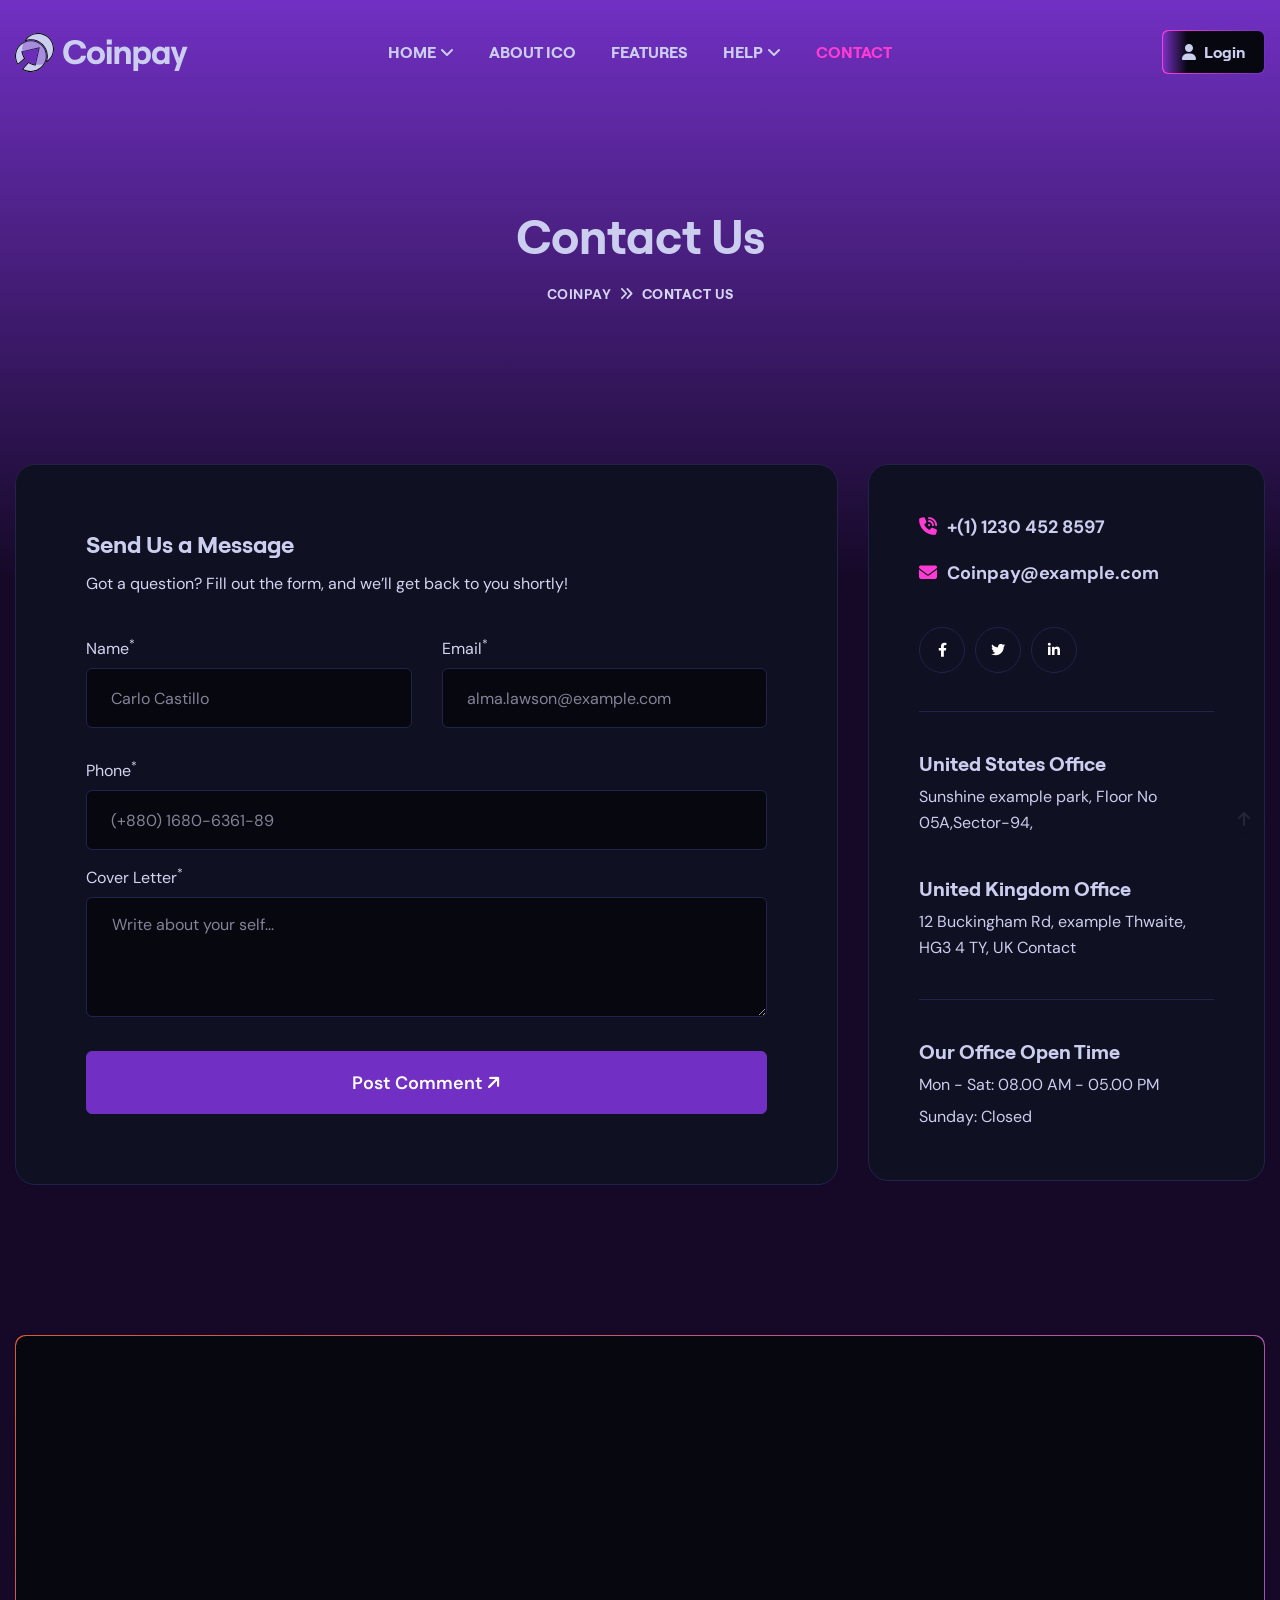
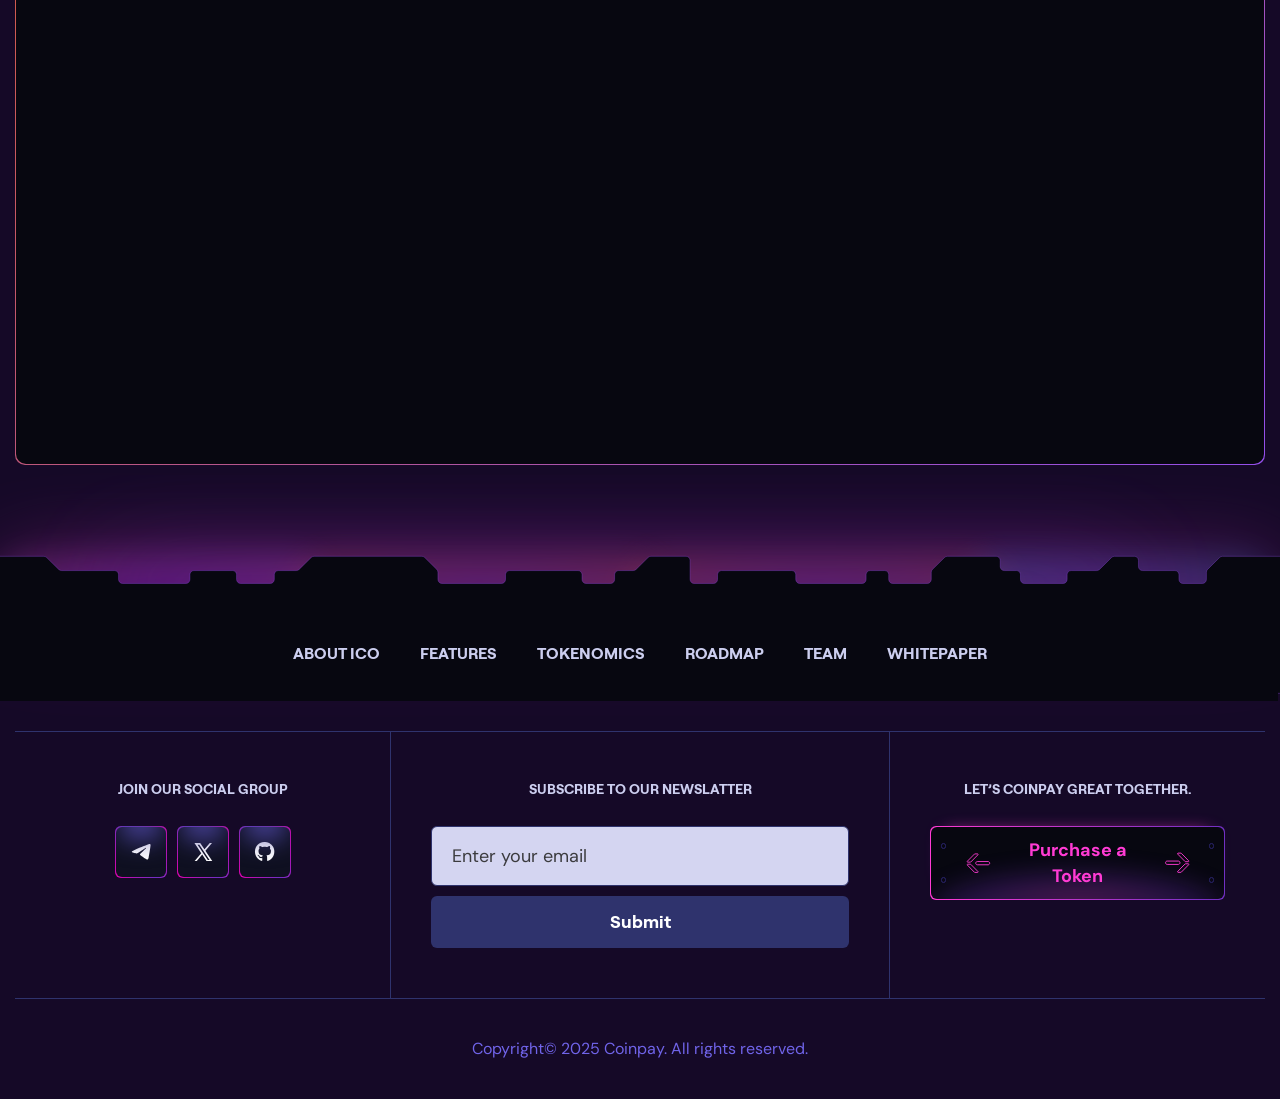
<file: contact.html>
<!doctype html>
<html lang="en">

  <head>

  <meta charset="utf-8">
  <meta name="viewport" content="width=device-width, initial-scale=1, shrink-to-fit=no">
  <meta http-equiv="x-ua-compatible" content="ie=edge">
  <meta name="thumbnail" content="assets/images/ico_template_thumbnail.webp">
  <meta name="description" content="Ad Factory by La Neta — UGC and AI-powered video ads that scale your brand. 24 to 120 ad variations per month, delivered in 21 days">
  <meta name="keywords" content="UGC ads, AI video ads, performance creative, ecommerce ads, video advertising, content production, ad agency LATAM">
  <meta name="author" content="LaNetaMedia">

    <title>Contact - Coinpay - Site Template</title>
    <link rel="shortcut icon" href="assets/images/site_logo/favicon_1.svg">

    <!-- Fraimwork - CSS Include -->
    <link rel="stylesheet" type="text/css" href="assets/css/bootstrap.min.css">

    <!-- Icon Font - CSS Include -->
    <link rel="stylesheet" type="text/css" href="assets/css/fontawesome.css">

    <!-- Animation - CSS Include -->
    <link rel="stylesheet" type="text/css" href="assets/css/cursor.css">
    <link rel="stylesheet" type="text/css" href="assets/css/animate.min.css">
    <link rel="stylesheet" type="text/css" href="assets/css/aos.css">

    <!-- Carousel - CSS Include -->
    <link rel="stylesheet" type="text/css" href="assets/css/swiper-bundle.min.css">

    <!-- Video & Image Popup - CSS Include -->
    <link rel="stylesheet" type="text/css" href="assets/css/magnific-popup.min.css">

    <!-- Counter - CSS Include -->
    <link rel="stylesheet" type="text/css" href="assets/css/odometer.min.css">

    <!-- Custom - CSS Include -->
    <link rel="stylesheet" type="text/css" href="assets/css/style.css">

  </head>


  <body class="index_ico">

    <!-- Body Wrap - Start -->
    <div class="page_wrapper">

      <!-- Back To Top - Start -->
      <div class="backtotop">
        <a href="#" class="scroll">
          <i class="fa-solid fa-arrow-up"></i>
        </a>
      </div>
      <!-- Back To Top - End -->

      <!-- Preloader - Start -->
      <div id="preloader">
        <div class="line-1"></div> 
        <div class="line-2"></div> 
        <div class="line-3"></div> 
        <div class="line-4"></div> 
      </div>
      <!-- Preloader - End -->

      <!-- Site Header - Start
      ================================================== -->
      <header class="site_header">
        <div class="nav_wrapper">
          <div class="container">
            <div class="row align-items-center">
              <div class="col-lg-3 col-5 d-flex align-items-center">
                <div class="site_logo">
                  <a class="site_link" href="index.html">
                    <img loading="lazy" src="assets/images/site_logo/site_logo_1.svg" alt="ICO Site Logo">
                  </a>
                </div>
              </div>
              <div class="col-lg-6 col-2">
                <nav class="main_menu navbar navbar-expand-lg">
                  <div class="main_menu_inner collapse navbar-collapse justify-content-center" id="main_menu_dropdown">
                    <ul class="main_menu_list unordered_list text-uppercase">
                      <li class="dropdown">
                        <a class="nav-link" href="#" id="homes_submenu" role="button" data-bs-toggle="dropdown" aria-expanded="false">
                          <span class="nav_link_label" data-text="Home">Home</span>
                          <span class="nav_link_icon">
                            <i class="fa-solid fa-angle-down"></i>
                          </span>
                        </a>
                        <ul class="dropdown-menu" aria-labelledby="homes_submenu">
                          <li>
                            <a class="dropdown-item" href="index_ico.html">
                              <span class="nav_link_label">Coinpay ICO</span>
                            </a>
                          </li>
                          <li>
                            <a class="dropdown-item" href="index_memecoin.html">
                              <span class="nav_link_label">Memecoin</span>
                            </a>
                          </li>
                          <li>
                            <a class="dropdown-item" href="index_pepecoin.html">
                              <span class="nav_link_label">Pepecoin</span>
                            </a>
                          </li>
                        </ul>
                      </li>
                      <li>
                        <a class="nav-link scrollspy_btn" href="#id_ico_about_section">
                          <span class="nav_link_label" data-text="About ICO">About ICO</span>
                        </a>
                      </li>
                      <li>
                        <a class="nav-link scrollspy_btn" href="#id_ico_service_section">
                          <span class="nav_link_label" data-text="Features">Features</span>
                        </a>
                      </li>
                      <li class="dropdown">
                        <a class="nav-link" href="#" id="help_submenu" role="button" data-bs-toggle="dropdown" aria-expanded="false">
                          <span class="nav_link_label" data-text="Help">Help</span>
                          <span class="nav_link_icon">
                            <i class="fa-solid fa-angle-down"></i>
                          </span>
                        </a>
                        <ul class="dropdown-menu" aria-labelledby="help_submenu">
                          <li>
                            <a class="dropdown-item scrollspy_btn" href="#id_ico_roadmap_section">
                              <span class="nav_link_label">Roadmap</span>
                            </a>
                          </li>
                          <li class="dropdown">
                            <a class="dropdown-item" href="#" id="blog_submenu" role="button" data-bs-toggle="dropdown" aria-expanded="false">
                              <span class="nav_link_label" data-text="Blog">Blog</span>
                              <span class="nav_link_icon">
                                <i class="fa-solid fa-angle-right"></i>
                              </span>
                            </a>
                            <ul class="dropdown-menu" aria-labelledby="blog_submenu">
                              <li>
                                <a class="dropdown-item" href="blog.html">
                                  <span class="nav_link_label">Blogs</span>
                                </a>
                              </li>
                              <li>
                                <a class="dropdown-item" href="blog_details.html">
                                  <span class="nav_link_label">Blog Details</span>
                                </a>
                              </li>
                            </ul>
                          </li>
                          <li class="active">
                            <a class="dropdown-item" href="contact.html">
                              <span class="nav_link_label">Help Center</span>
                            </a>
                          </li>
                          <li class="dropdown">
                            <a class="dropdown-item" href="#" id="register_submenu" role="button" data-bs-toggle="dropdown" aria-expanded="false">
                              <span class="nav_link_label" data-text="Blog">My Account</span>
                              <span class="nav_link_icon">
                                <i class="fa-solid fa-angle-right"></i>
                              </span>
                            </a>
                            <ul class="dropdown-menu" aria-labelledby="register_submenu">
                              <li>
                                <a class="dropdown-item" href="sign_in.html">
                                  <span class="nav_link_label">Sign In</span>
                                </a>
                              </li>
                              <li>
                                <a class="dropdown-item" href="sign_up.html">
                                  <span class="nav_link_label">Sign Up</span>
                                </a>
                              </li>
                            </ul>
                          </li>
                        </ul>
                      </li>
                      <li class="active">
                        <a class="nav-link" href="contact.html">
                          <span class="nav_link_label" data-text="Contact">Contact</span>
                        </a>
                      </li>
                    </ul>
                  </div>
                </nav>
              </div>
              <div class="col-lg-3 col-5">
                <ul class="btns_group unordered_list p-0 justify-content-end">
                  <li class="d-lg-none">
                    <button class="mobile_menu_btn" type="button" data-bs-toggle="collapse" data-bs-target="#main_menu_dropdown" aria-expanded="false" aria-label="Toggle navigation">
                      <i class="far fa-bars"></i>
                    </button>
                  </li>
                  <li>
                    <a class="ico_btn_outline" href="sign_in.html">
                      <span class="btn_icon">
                        <i class="fa-solid fa-user"></i>
                      </span>
                      <span class="btn_label">Login</span>
                    </a>
                  </li>
                </ul>
              </div>
            </div>
          </div>
        </div>
      </header>
      <!-- Site Header - End
      ================================================== -->

      <!-- Main Body - Start
      ================================================== -->
      <main class="page_content">

        <!-- Hero Section - Start
        ================================================== -->
        <section class="page_header text-center">
          <div class="container">
            <h1 class="page_title">
              Contact Us
            </h1>
            <ol class="breadcrumb justify-content-center">
              <li class="breadcrumb-item"><a href="index.html">Coinpay</a></li>
              <li class="breadcrumb-item active" aria-current="page">Contact Us</li>
            </ol>
          </div>
        </section>
        <!-- Hero Section - End
        ================================================== -->

        <!-- Contact Section - Start
        ================================================== -->
        <section class="contact_section section_space pt-0">
          <div class="container">
            <div class="row">
              <div class="col-lg-8">
                <div class="comment_form mb-0">
                  <h3 class="details_info_title">
                    Send Us a Message
                  </h3>
                  <p>
                    Got a question? Fill out the form, and we’ll get back to you shortly!
                  </p>
                  <form action="#">
                    <div class="row">
                      <div class="col-md-6">
                        <div class="form-group">
                          <label class="input_title" for="input_name">Name<sup>*</sup></label>
                          <input id="input_name" class="form-control" type="text" name="name" placeholder="Carlo Castillo" required>
                        </div>
                      </div>
                      <div class="col-md-6">
                        <div class="form-group">
                          <label class="input_title" for="input_email">Email<sup>*</sup></label>
                          <input id="input_email" class="form-control" type="email" name="email" placeholder="alma.lawson@example.com" required>
                        </div>
                      </div>
                      <div class="col-12">
                        <div class="form-group">
                          <label class="input_title" for="input_phone">Phone<sup>*</sup></label>
                          <input id="input_phone" class="form-control" type="tel" name="phone" placeholder="(+880) 1680-6361-89" required>
                        </div>
                        <div class="form-group">
                          <label class="input_title" for="input_message">Cover Letter<sup>*</sup></label>
                          <textarea id="input_message" class="form-control" name="message" placeholder="Write about your self..." required></textarea>
                        </div>
                        <button class="btn" type="submit">
                          <span class="btn_label">Post Comment</span>
                          <span class="btn_icon"><i class="fa-solid fa-arrow-up-right"></i></span>
                        </button>
                      </div>
                    </div>
                  </form>
                </div>
              </div>

              <div class="col-lg-4">
                <div class="contact_info_box">
                  <ul class="contact_info_list unordered_list_block">
                    <li>
                      <a href="#!">
                        <span class="icon">
                          <i class="fa-solid fa-phone-volume"></i>
                        </span>
                        <span class="label">+(1) 1230 452 8597</span>
                      </a>
                    </li>
                    <li>
                      <a href="#!">
                        <span class="icon">
                          <i class="fa-solid fa-envelope"></i>
                        </span>
                        <span class="label">Coinpay@example.com</span>
                      </a>
                    </li>
                  </ul>
                  <ul class="social_block style_4 unordered_list">
                    <li>
                      <a href="#!">
                        <i class="fa-brands fa-facebook-f"></i>
                      </a>
                    </li>
                    <li>
                      <a href="#!">
                        <i class="fa-brands fa-twitter"></i>
                      </a>
                    </li>
                    <li>
                      <a href="#!">
                        <i class="fa-brands fa-linkedin-in"></i>
                      </a>
                    </li>
                  </ul>
                  <hr>
                  <ul class="iconlist_block unordered_list_block">
                    <li>
                      <span class="iconlist_label">
                        United States Office
                        <small class="iconlist_info">
                          Sunshine example park, Floor No 05A,Sector-94,
                        </small>
                      </span>
                    </li>
                    <li>
                      <span class="iconlist_label">
                        United Kingdom Office
                        <small class="iconlist_info">
                          12 Buckingham Rd, example Thwaite, HG3 4 TY, UK Contact
                        </small>
                      </span>
                    </li>
                  </ul>
                  <hr>
                  <ul class="iconlist_block unordered_list_block">
                    <li>
                      <span class="iconlist_label">
                        Our Office Open Time
                        <small class="iconlist_info d-block">
                          Mon - Sat: 08.00 AM - 05.00 PM
                        </small>
                        <small class="iconlist_info d-block">
                          Sunday: Closed
                        </small>
                      </span>
                    </li>
                  </ul>
                </div>
              </div>
            </div>

            <div class="gmap_canvas">
              <iframe src="https://maps.google.com/maps?q=2880%20Broadway,%20New%20York&t=&z=13&ie=UTF8&iwloc=&output=embed"></iframe>
            </div>
          </div>
        </section>
        <!-- Contact Section - End
        ================================================== -->

      </main>
      <!-- Main Body - End
      ================================================== -->

      <!-- Site Footer - Start
      ================================================== -->
      <footer class="ico_site_footer section_decoration section_shadow_top">
        <div class="decoration_item shape_top">
          <img src="assets/images/shapes/shape_ico_hero_section_bottom.svg" alt="Bottom Line Shape">
        </div>
        <div class="container">
          <ul class="pagelist_block unordered_list justify-content-center text-uppercase">
            <li>
              <a class="scrollspy_btn" href="#id_ico_about_section">
                <span class="pagelist_label">
                  About ICO
                </span>
              </a>
            </li>
            <li>
              <a class="scrollspy_btn" href="#id_ico_service_section">
                <span class="pagelist_label">
                  Features
                </span>
              </a>
            </li>
            <li>
              <a class="scrollspy_btn" href="#id_ico_tokenomics_section">
                <span class="pagelist_label">
                  Tokenomics
                </span>
              </a>
            </li>
            <li>
              <a class="scrollspy_btn" href="#id_ico_roadmap_section">
                <span class="pagelist_label">
                  Roadmap
                </span>
              </a>
            </li>
            <li>
              <a class="scrollspy_btn" href="#id_ico_team_section">
                <span class="pagelist_label">
                  Team
                </span>
              </a>
            </li>
            <li>
              <a class="scrollspy_btn" href="#id_ico_whitepaper_section">
                <span class="pagelist_label">
                  Whitepaper
                </span>
              </a>
            </li>
          </ul>
          <div class="middle_area">
            <div class="column">
              <h3 class="footer_title text-uppercase">Join our social group</h3>
              <ul class="social_block style_2 unordered_list justify-content-center">
                <li>
                  <a href="#!">
                    <svg viewBox="0 0 20 16" xmlns="http://www.w3.org/2000/svg">
                      <path d="M12.1817 2.34636C10.5036 3.04236 7.14877 4.48456 2.11879 6.67146C1.30201 6.99576 0.873436 7.31296 0.834656 7.62286C0.768491 8.14806 1.42705 8.35476 2.32148 8.63456C2.44372 8.67336 2.57025 8.71206 2.69969 8.75516C3.58123 9.04066 4.76611 9.37506 5.38149 9.38796C5.9409 9.39946 6.56497 9.16986 7.25381 8.69916C11.9531 5.53206 14.379 3.93206 14.5314 3.89756C14.6393 3.87316 14.7888 3.84166 14.8894 3.93206C14.9901 4.02106 14.9801 4.19036 14.97 4.23626C14.9038 4.51326 12.3241 6.90826 10.9868 8.14806C10.5698 8.53416 10.2749 8.80826 10.2146 8.87136C10.0794 9.01056 9.94141 9.14396 9.80908 9.27176C8.98941 10.0581 8.37683 10.6494 9.84356 11.6137C10.5482 12.0772 11.1119 12.4604 11.6741 12.8421C12.2882 13.2597 12.9008 13.6758 13.6945 14.1953C13.8959 14.3273 14.0886 14.4636 14.2769 14.5971C14.9916 15.1065 15.6343 15.5628 16.4281 15.4911C16.8883 15.448 17.3656 15.0161 17.6072 13.726C18.1781 10.6752 19.3026 4.06836 19.5629 1.34476C19.5788 1.11856 19.5691 0.891358 19.5341 0.667358C19.5132 0.486458 19.425 0.320058 19.2868 0.201058C19.0812 0.0331581 18.7619 -0.002742 18.6182 0.000158001C17.9696 0.011558 16.9746 0.357458 12.1817 2.34636Z"/>
                    </svg>
                  </a>
                </li>
                <li>
                  <a href="#!">
                    <svg viewBox="0 0 15 14" xmlns="http://www.w3.org/2000/svg">
                      <path d="M14.7876 14L9.31558 5.8405L9.32498 5.8482L14.2588 0H12.6101L8.59076 4.76L5.39902 0H1.07488L6.18362 7.6179L0.794922 14H2.44366L6.91214 8.7042L10.4635 14H14.7876ZM4.74576 1.2727L12.4234 12.7273H11.1168L3.43295 1.2727H4.74576Z"/>
                    </svg>
                  </a>
                </li>
                <li>
                  <a href="#!">
                    <i class="fa-brands fa-github"></i>
                  </a>
                </li>
              </ul>
            </div>
            <div class="column">
              <h3 class="footer_title text-uppercase">Subscribe to our newslatter</h3>
              <form class="ico_newsletter_form" action="#">
                <input type="email" name="email" placeholder="Enter your email">
                <button class="submit_btn" type="submit">Submit</button>
              </form>
            </div>
            <div class="column">
              <h3 class="footer_title text-uppercase">Let’s coinpay great together.</h3>
              <a class="ico_creative_btn" href="#!">
                <span class="btn_wrapper">
                  <span class="btn_icon_left">
                    <small class="dot_top"></small>
                    <small class="dot_bottom"></small>
                    <svg class="icon_arrow_left" viewBox="0 0 28 23" xmlns="http://www.w3.org/2000/svg">
                      <path d="M13.4106 20.8083L5.36673 12.6878C5.26033 12.5804 5.11542 12.52 4.96423 12.52H1.84503C1.34158 12.52 1.08822 13.1276 1.44252 13.4852L9.48642 21.6057C9.59281 21.7131 9.73773 21.7736 9.88892 21.7736H13.0081C13.5116 21.7736 13.7649 21.166 13.4106 20.8083Z"/>
                      <path d="M12.6803 9.57324H24.71C25.7116 9.57324 26.5234 10.3851 26.5234 11.3866C26.5234 12.3882 25.7116 13.2 24.71 13.2H12.6803C11.6788 13.2 10.8669 12.3882 10.8669 11.3866C10.8669 10.3851 11.6788 9.57324 12.6803 9.57324Z"/>
                      <path d="M1.44252 9.28834L9.48641 1.16784C9.59281 1.06043 9.73772 1 9.88891 1H13.0081C13.5116 1 13.7649 1.60758 13.4106 1.96525L5.36672 10.0858C5.26033 10.1932 5.11541 10.2536 4.96422 10.2536H1.84502C1.34158 10.2536 1.08822 9.64601 1.44252 9.28834Z"/>
                    </svg>
                  </span>
                  <span class="btn_label">Purchase a Token</span>
                  <span class="btn_icon_right">
                    <small class="dot_top"></small>
                    <small class="dot_bottom"></small>
                    <svg class="icon_arrow_right" viewBox="0 0 27 23" xmlns="http://www.w3.org/2000/svg">
                      <path d="M13.6558 2.19168L21.6997 10.3122C21.8061 10.4196 21.951 10.48 22.1022 10.48H25.2214C25.7248 10.48 25.9782 9.87238 25.6239 9.51478L17.58 1.39428C17.4736 1.28688 17.3287 1.22638 17.1775 1.22638H14.0583C13.5548 1.22638 13.3015 1.83398 13.6558 2.19168Z"/>
                      <path d="M14.3861 13.4268H2.35637C1.35486 13.4268 0.542969 12.6149 0.542969 11.6134C0.542969 10.6118 1.35486 9.79996 2.35637 9.79996H14.3861C15.3876 9.79996 16.1995 10.6118 16.1995 11.6134C16.1995 12.6149 15.3876 13.4268 14.3861 13.4268Z"/>
                      <path d="M25.6239 13.7117L17.58 21.8322C17.4736 21.9396 17.3287 22 17.1775 22H14.0583C13.5548 22 13.3015 21.3924 13.6558 21.0347L21.6997 12.9142C21.8061 12.8068 21.951 12.7464 22.1022 12.7464H25.2214C25.7248 12.7464 25.9782 13.354 25.6239 13.7117Z"/>
                    </svg>
                  </span>
                </span>
              </a>
            </div>
          </div>
          <div class="footer_bottom text-center">
            <p class="copyright_text m-0 text-secondary">Copyright© 2025 Coinpay. All rights reserved.</p>
          </div>
        </div>
      </footer>
      <!-- Site Footer - End
      ================================================== -->

    </div>
    <!-- Body Wrap - End -->

    <!-- Fraimwork - Jquery Include -->
    <script src="assets/js/jquery.min.js"></script>
    <script src="assets/js/popper.min.js"></script>
    <script src="assets/js/bootstrap.min.js"></script>
    <script src="assets/js/bootstrap-dropdown-ml-hack.min.js"></script>

    <!-- Animation - jquery include -->
    <script src="assets/js/cursor.js"></script>
    <script src="assets/js/gsap.js"></script>
    <script src="assets/js/gsap-scroll-trigger.js"></script>
    <script src="assets/js/gsap-split-text.js"></script>
    <script src="assets/js/smooth-scroll.js"></script>
    <script src="assets/js/aos.js"></script>

    <!-- Countdown Timer - jquery include -->
    <script src="assets/js/countdown.js"></script>

    <!-- Carousel - Jquery Include -->
    <script src="assets/js/swiper-bundle.min.js"></script>

    <!-- Video & Image Popup - Jquery Include -->
    <script src="assets/js/magnific-popup.min.js"></script>
    
    <!-- Counter - Jquery Include -->
    <script src="assets/js/appear.min.js"></script>
    <script src="assets/js/odometer.min.js"></script>

    <!-- Custom - Jquery Include -->
    <script src="assets/js/main.js"></script>

  </body>
</html>
</file>
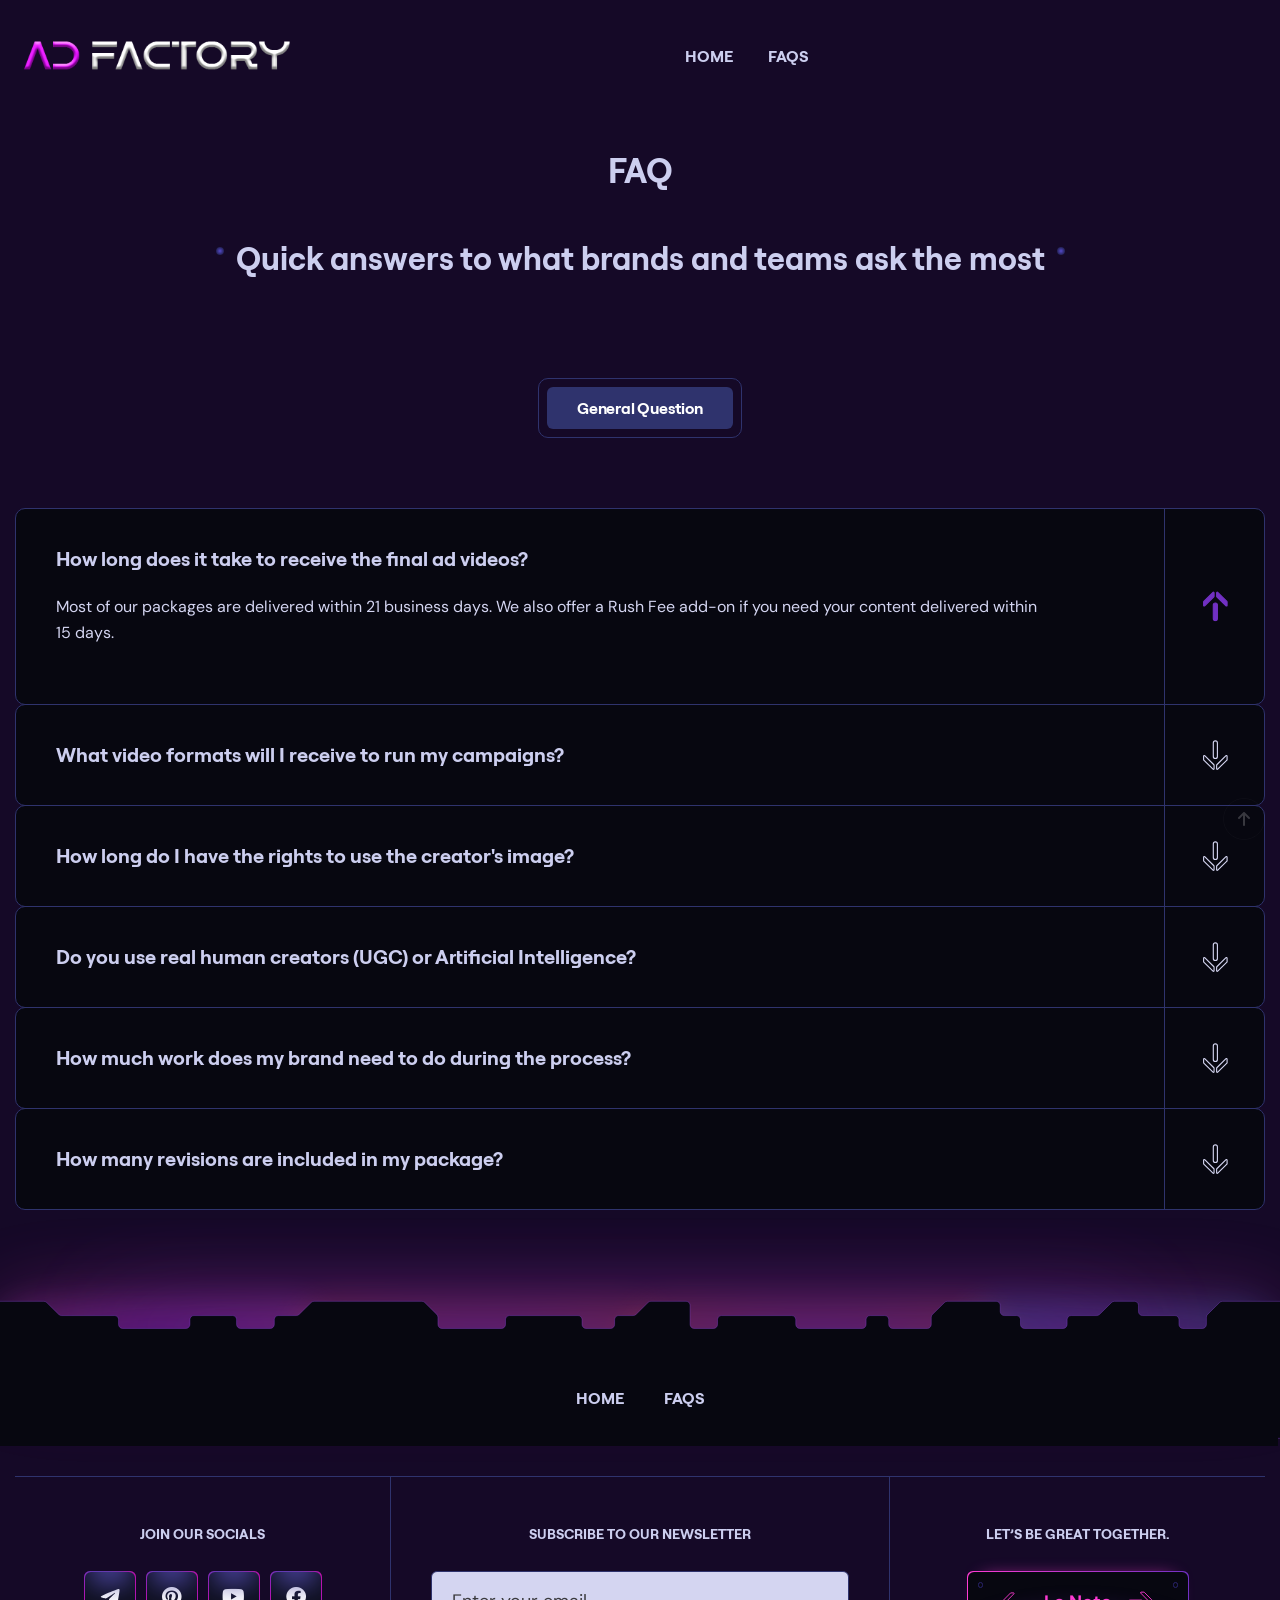
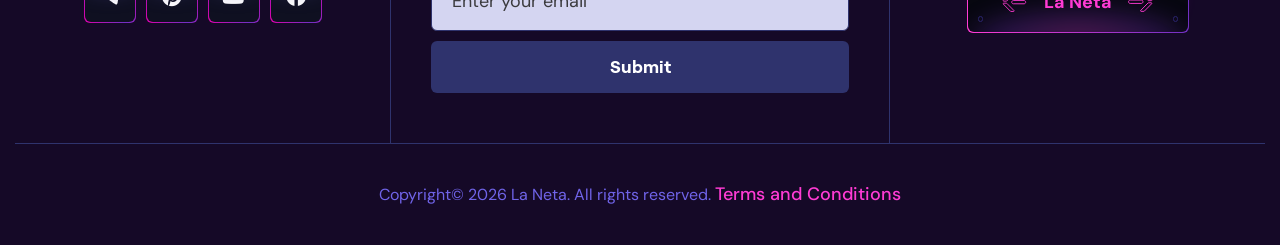
<file: FAQs.html>
<!doctype html>
<html lang="en">

<head>

  <meta charset="utf-8">
  <meta name="viewport" content="width=device-width, initial-scale=1, shrink-to-fit=no">
  <meta http-equiv="x-ua-compatible" content="ie=edge">
  <meta name="thumbnail" content="assets/images/ico_template_thumbnail.webp">
  <meta name="description" content="Ad Factory by La Neta — UGC and AI-powered video ads that scale your brand. 24 to 120 ad variations per month, delivered in 21 days">
  <meta name="keywords" content="UGC ads, AI video ads, performance creative, ecommerce ads, video advertising, content production, ad agency LATAM">
  <meta name="author" content="LaNetaMedia">

  <title>Ad Factory-FAQs</title>
  <link rel="shortcut icon" href="assets/images/site_logo/favicon_2.svg">

  <!-- Fraimwork - CSS Include -->
  <link rel="stylesheet" type="text/css" href="assets/css/bootstrap.min.css">

  <!-- Icon Font - CSS Include -->
  <link rel="stylesheet" type="text/css" href="assets/css/fontawesome.css">

  <!-- Animation - CSS Include -->
  <link rel="stylesheet" type="text/css" href="assets/css/cursor.css">
  <link rel="stylesheet" type="text/css" href="assets/css/animate.min.css">
  <link rel="stylesheet" type="text/css" href="assets/css/aos.css">

  <!-- Carousel - CSS Include -->
  <link rel="stylesheet" type="text/css" href="assets/css/swiper-bundle.min.css">

  <!-- Video & Image Popup - CSS Include -->
  <link rel="stylesheet" type="text/css" href="assets/css/magnific-popup.min.css">

  <!-- Counter - CSS Include -->
  <link rel="stylesheet" type="text/css" href="assets/css/odometer.min.css">

  <!-- Custom - CSS Include -->
  <link rel="stylesheet" type="text/css" href="assets/css/style.css">

</head>


<body class="index_ico">

  <!-- Body Wrap - Start -->
  <div class="page_wrapper">

    <!-- Back To Top - Start -->
    <div class="backtotop">
      <a href="#" class="scroll">
        <i class="fa-solid fa-arrow-up"></i>
      </a>
    </div>
    <!-- Back To Top - End -->

    <!-- Preloader - Start -->
    <div id="preloader">
      <div class="line-1"></div>
      <div class="line-2"></div>
      <div class="line-3"></div>
      <div class="line-4"></div>
    </div>
    <!-- Preloader - End -->

    <!-- Site Header - Start
      ================================================== -->
    <header class="site_header">
      <div class="nav_wrapper">
        <div class="container">
          <div class="row align-items-center">
            <div class="col-lg-3 col-5 d-flex align-items-center">
              <div class="site_logo">
                <a class="site_link" href="index.html">
                  <img loading="lazy" src="assets/images/site_logo/logo.png" alt="ICO Site Logo">
                </a>
              </div>
            </div>
            <div class="col-lg-8 col-2">
              <nav class="main_menu navbar navbar-expand-lg">
                <div class="main_menu_inner collapse navbar-collapse justify-content-center" id="main_menu_dropdown">
                  <ul class="main_menu_list unordered_list text-uppercase">
                    <!--<li class="dropdown active">
                      <a class="nav-link" href="#" id="homes_submenu" role="button" data-bs-toggle="dropdown"
                        aria-expanded="false">
                        <span class="nav_link_label" data-text="Home">Home</span>
                        <span class="nav_link_icon">
                          <i class="fa-solid fa-angle-down"></i>
                        </span>
                      </a>
                      <ul class="dropdown-menu" aria-labelledby="homes_submenu">
                        <li class="active">
                          <a class="dropdown-item" href="">
                            <span class="nav_link_label">Coinpay ICO</span>
                          </a>
                        </li>
                        <li>
                          <a class="dropdown-item" href="">
                            <span class="nav_link_label">Memecoin</span>
                          </a>
                        </li>
                        <li>
                          <a class="dropdown-item" href="">
                            <span class="nav_link_label">Pepecoin</span>
                          </a>
                        </li>
                      </ul>
                    </li>-->
                    <li>
                      <a class="nav-link scrollspy_btn" href="index.html">
                        <span class="nav_link_label" data-text="Home">Home</span>
                      </a>
                    </li>
                    <!--<li>
                      <a class="nav-link scrollspy_btn" href="index.html">
                        <span class="nav_link_label" data-text="Solutions">Solutions</span>
                      </a>
                    </li>
                    <li>
                      <a class="nav-link" href="">
                        <span class="nav_link_label" data-text="Plans">Plans</span>
                      </a>
                    </li>
                    <li>
                      <a class="nav-link" href="">
                        <span class="nav_link_label" data-text="Partners">Partners</span>
                      </a>
                    </li>-->
                    <!--<li class="dropdown">
                      <a class="nav-link" href="#" id="help_submenu" role="button" data-bs-toggle="dropdown"
                        aria-expanded="false">
                        <span class="nav_link_label" data-text="Team">Team</span>
                        <span class="nav_link_icon">
                          <i class="fa-solid fa-angle-down"></i>
                        </span>
                      </a>
                      <ul class="dropdown-menu" aria-labelledby="help_submenu">
                        <li>
                          <a class="dropdown-item scrollspy_btn" href="">
                            <span class="nav_link_label">Roadmap</span>
                          </a>
                        </li>
                        <li class="dropdown">
                          <a class="dropdown-item" href="#" id="blog_submenu" role="button" data-bs-toggle="dropdown"
                            aria-expanded="false">
                            <span class="nav_link_label" data-text="Blog">Blog</span>
                            <span class="nav_link_icon">
                              <i class="fa-solid fa-angle-right"></i>
                            </span>
                          </a>
                          <ul class="dropdown-menu" aria-labelledby="blog_submenu">
                            <li>
                              <a class="dropdown-item" href="blog.html">
                                <span class="nav_link_label">Blogs</span>
                              </a>
                            </li>
                            <li>
                              <a class="dropdown-item" href="blog_details.html">
                                <span class="nav_link_label">Blog Details</span>
                              </a>
                            </li>
                          </ul>
                        </li>
                        <li>
                          <a class="dropdown-item" href="contact.html">
                            <span class="nav_link_label">Help Center</span>
                          </a>
                        </li>
                        <li class="dropdown">
                          <a class="dropdown-item" href="#" id="register_submenu" role="button"
                            data-bs-toggle="dropdown" aria-expanded="false">
                            <span class="nav_link_label" data-text="Blog">My Account</span>
                            <span class="nav_link_icon">
                              <i class="fa-solid fa-angle-right"></i>
                            </span>
                          </a>
                          <ul class="dropdown-menu" aria-labelledby="register_submenu">
                            <li>
                              <a class="dropdown-item" href="sign_in.html">
                                <span class="nav_link_label">Sign In</span>
                              </a>
                            </li>
                            <li>
                              <a class="dropdown-item" href="sign_up.html">
                                <span class="nav_link_label">Sign Up</span>
                              </a>
                            </li>
                          </ul>
                        </li>
                      </ul>
                    </li>-->
                    <!--<li>
                      <a class="nav-link" href="index.html">
                        <span class="nav_link_label" data-text="Roadmap">Roadmap</span>
                      </a>
                    </li>-->
                    <li>
                      <a class="nav-link" href="FAQs.html">
                        <span class="nav_link_label" data-text="FAQs">FAQs</span>
                      </a>
                    </li>
                  </ul>
                </div>
              </nav>
            </div>
            <div class="col-lg-1 col-5">
              <ul class="btns_group unordered_list p-0 justify-content-end">
                <li class="d-lg-none">
                  <button class="mobile_menu_btn" type="button" data-bs-toggle="collapse"
                    data-bs-target="#main_menu_dropdown" aria-expanded="false" aria-label="Toggle navigation">
                    <i class="far fa-bars"></i>
                  </button>
                </li>
                <li>
                  <!--<a class="ico_btn_outline" href="sign_in.html">
                    <span class="btn_icon">
                      <i class="fa-solid fa-user"></i>
                    </span>
                    <span class="btn_label">Login</span>
                  </a>-->
                </li>
              </ul>
            </div>
          </div>
        </div>
      </div>
    </header>
    <!-- Site Header - End
      ================================================== -->

    <!-- Main Body - Start
      ================================================== -->
    <main class="page_content">

      <!-- Hero Section - Start
        ================================================== -->
      <!--<section class="ico_hero_section section_decoration text-center"
        style="background-image: url('assets/images/shapes/shape_net_ico_hero_section_bg.svg');">
        <div class="container">
          <h1 class="hero_title" data-aos="fade-up" data-aos-duration="800">
            Leaders in the Digital Ecosystem
          </h1>
          <h2 class="highlight_title mb-0" data-aos="fade-up" data-aos-duration="800">
            Scale your brand with UGC and AI-powered ads that actually convert
          </h2>
          <br>
          <br>
          <ul class="btns_group unordered_list justify-content-center p-0" data-aos="fade-up" data-aos-duration="800"
            data-aos-delay="100">
            <li>
              <a class="ico_creative_btn" href="#!">
                <span class="btn_wrapper">
                  <span class="btn_icon_left">
                    <small class="dot_top"></small>
                    <small class="dot_bottom"></small>
                    <svg class="icon_arrow_left" viewBox="0 0 28 23" xmlns="http://www.w3.org/2000/svg">
                      <path
                        d="M13.4106 20.8083L5.36673 12.6878C5.26033 12.5804 5.11542 12.52 4.96423 12.52H1.84503C1.34158 12.52 1.08822 13.1276 1.44252 13.4852L9.48642 21.6057C9.59281 21.7131 9.73773 21.7736 9.88892 21.7736H13.0081C13.5116 21.7736 13.7649 21.166 13.4106 20.8083Z" />
                      <path
                        d="M12.6803 9.57324H24.71C25.7116 9.57324 26.5234 10.3851 26.5234 11.3866C26.5234 12.3882 25.7116 13.2 24.71 13.2H12.6803C11.6788 13.2 10.8669 12.3882 10.8669 11.3866C10.8669 10.3851 11.6788 9.57324 12.6803 9.57324Z" />
                      <path
                        d="M1.44252 9.28834L9.48641 1.16784C9.59281 1.06043 9.73772 1 9.88891 1H13.0081C13.5116 1 13.7649 1.60758 13.4106 1.96525L5.36672 10.0858C5.26033 10.1932 5.11541 10.2536 4.96422 10.2536H1.84502C1.34158 10.2536 1.08822 9.64601 1.44252 9.28834Z" />
                    </svg>
                  </span>
                  <span class="btn_label">La Neta</span>
                  <span class="btn_icon_right">
                    <small class="dot_top"></small>
                    <small class="dot_bottom"></small>
                    <svg class="icon_arrow_right" viewBox="0 0 27 23" xmlns="http://www.w3.org/2000/svg">
                      <path
                        d="M13.6558 2.19168L21.6997 10.3122C21.8061 10.4196 21.951 10.48 22.1022 10.48H25.2214C25.7248 10.48 25.9782 9.87238 25.6239 9.51478L17.58 1.39428C17.4736 1.28688 17.3287 1.22638 17.1775 1.22638H14.0583C13.5548 1.22638 13.3015 1.83398 13.6558 2.19168Z" />
                      <path
                        d="M14.3861 13.4268H2.35637C1.35486 13.4268 0.542969 12.6149 0.542969 11.6134C0.542969 10.6118 1.35486 9.79996 2.35637 9.79996H14.3861C15.3876 9.79996 16.1995 10.6118 16.1995 11.6134C16.1995 12.6149 15.3876 13.4268 14.3861 13.4268Z" />
                      <path
                        d="M25.6239 13.7117L17.58 21.8322C17.4736 21.9396 17.3287 22 17.1775 22H14.0583C13.5548 22 13.3015 21.3924 13.6558 21.0347L21.6997 12.9142C21.8061 12.8068 21.951 12.7464 22.1022 12.7464H25.2214C25.7248 12.7464 25.9782 13.354 25.6239 13.7117Z" />
                    </svg>
                  </span>
                </span>
              </a>
            </li>
            <li>
              <a class="ico_creative_btn" href="#!">
                <span class="btn_wrapper">
                  <span class="btn_icon_left">
                    <small class="dot_top"></small>
                    <small class="dot_bottom"></small>
                    <svg class="icon_arrow_left" viewBox="0 0 28 23" xmlns="http://www.w3.org/2000/svg">
                      <path
                        d="M13.4106 20.8083L5.36673 12.6878C5.26033 12.5804 5.11542 12.52 4.96423 12.52H1.84503C1.34158 12.52 1.08822 13.1276 1.44252 13.4852L9.48642 21.6057C9.59281 21.7131 9.73773 21.7736 9.88892 21.7736H13.0081C13.5116 21.7736 13.7649 21.166 13.4106 20.8083Z" />
                      <path
                        d="M12.6803 9.57324H24.71C25.7116 9.57324 26.5234 10.3851 26.5234 11.3866C26.5234 12.3882 25.7116 13.2 24.71 13.2H12.6803C11.6788 13.2 10.8669 12.3882 10.8669 11.3866C10.8669 10.3851 11.6788 9.57324 12.6803 9.57324Z" />
                      <path
                        d="M1.44252 9.28834L9.48641 1.16784C9.59281 1.06043 9.73772 1 9.88891 1H13.0081C13.5116 1 13.7649 1.60758 13.4106 1.96525L5.36672 10.0858C5.26033 10.1932 5.11541 10.2536 4.96422 10.2536H1.84502C1.34158 10.2536 1.08822 9.64601 1.44252 9.28834Z" />
                    </svg>
                  </span>
                  <span class="btn_label">Book a Demo</span>
                  <span class="btn_icon_right">
                    <small class="dot_top"></small>
                    <small class="dot_bottom"></small>
                    <svg class="icon_arrow_right" viewBox="0 0 27 23" xmlns="http://www.w3.org/2000/svg">
                      <path
                        d="M13.6558 2.19168L21.6997 10.3122C21.8061 10.4196 21.951 10.48 22.1022 10.48H25.2214C25.7248 10.48 25.9782 9.87238 25.6239 9.51478L17.58 1.39428C17.4736 1.28688 17.3287 1.22638 17.1775 1.22638H14.0583C13.5548 1.22638 13.3015 1.83398 13.6558 2.19168Z" />
                      <path
                        d="M14.3861 13.4268H2.35637C1.35486 13.4268 0.542969 12.6149 0.542969 11.6134C0.542969 10.6118 1.35486 9.79996 2.35637 9.79996H14.3861C15.3876 9.79996 16.1995 10.6118 16.1995 11.6134C16.1995 12.6149 15.3876 13.4268 14.3861 13.4268Z" />
                      <path
                        d="M25.6239 13.7117L17.58 21.8322C17.4736 21.9396 17.3287 22 17.1775 22H14.0583C13.5548 22 13.3015 21.3924 13.6558 21.0347L21.6997 12.9142C21.8061 12.8068 21.951 12.7464 22.1022 12.7464H25.2214C25.7248 12.7464 25.9782 13.354 25.6239 13.7117Z" />
                    </svg>
                  </span>
                </span>
              </a>
            </li>
          </ul>-->
      <!--<div data-aos="fade-up" data-aos-duration="600" data-aos-delay="200">
            <div class="ico_countdown_progress_box">
              <div class="ico_heading_block text-center mb-0">
                <h2 class="highlight_title mb-0">
                  Start with us now!
                </h2>
              </div>
              <ul class="countdown_timer_block unordered_list justify-content-center" data-countdown="2026/3/31"
                style="background-image: url('assets/images/shapes/shape_bg_ico_countdown.svg')"></ul>
              <div class="ico_progress">
                <ul class="progress_range_step unordered_list justify-content-between">
                  <li>Influencers: 200+</li>
                  <li>Videos: 2000+</li>
                  <li>Vistas</li>
                </ul>
                <div class="progress">
                  <div class="progress-bar" role="progressbar" aria-valuenow="80" aria-valuemin="0" aria-valuemax="100">
                  </div>
                </div>
                <ul class="progress_value unordered_list justify-content-between">
                  <li>Post Semanales: 50k+</li>
                  <li>Partners: 100+</li>
                </ul>
              </div>
            </div>
          </div>
        </div>-->
      <!-- Slider Part - Start
        ================================================== -->
      <!--<section class="partner_section">
          <div class="container">
            <div class="partner_logo_carousel_1 z-2 position-relative" style="margin-top:80px" data-aos="fade-up"
              data-aos-duration="600" data-aos-delay="200">
              <div class="swiper-wrapper">
                <div class="swiper-slide">
                  <div class="ico_partner_video">
                    <a class="logo_video" href="#!">
                      <video src="assets/images/video/Video 10 seg.mp4" muted autoplay loop type="video/webm"></video>
                      <span class="dot_1"></span>
                      <span class="dot_2"></span>
                      <span class="dot_3"></span>
                      <span class="dot_4"></span>
                    </a>
                  </div>
                </div>
                <div class="swiper-slide">
                  <div class="ico_partner_video">
                    <a class="logo_video" href="#!">
                      <img src="assets/images/partners/partner_logo_2.svg" alt="Partner Logo">
                      <span class="dot_1"></span>
                      <span class="dot_2"></span>
                      <span class="dot_3"></span>
                      <span class="dot_4"></span>
                    </a>
                  </div>
                </div>
                <div class="swiper-slide">
                  <div class="ico_partner_video">
                    <a class="logo_video" href="#!">
                      <img src="assets/images/partners/partner_logo_3.svg" alt="Partner Logo">
                      <span class="dot_1"></span>
                      <span class="dot_2"></span>
                      <span class="dot_3"></span>
                      <span class="dot_4"></span>
                    </a>
                  </div>
                </div>
                <div class="swiper-slide">
                  <div class="ico_partner_video">
                    <a class="logo_video" href="#!">
                      <img src="assets/images/partners/partner_logo_4.svg" alt="Partner Logo">
                      <span class="dot_1"></span>
                      <span class="dot_2"></span>
                      <span class="dot_3"></span>
                      <span class="dot_4"></span>
                    </a>
                  </div>
                </div>
                <div class="swiper-slide">
                  <div class="ico_partner_video">
                    <a class="logo_video" href="#!">
                      <img src="assets/images/partners/partner_logo_5.svg" alt="Partner Logo">
                      <span class="dot_1"></span>
                      <span class="dot_2"></span>
                      <span class="dot_3"></span>
                      <span class="dot_4"></span>
                    </a>
                  </div>
                </div>
                <div class="swiper-slide">
                  <div class="ico_partner_video">
                    <a class="logo_video" href="#!">
                      <img src="assets/images/partners/partner_logo_6.svg" alt="Partner Logo">
                      <span class="dot_1"></span>
                      <span class="dot_2"></span>
                      <span class="dot_3"></span>
                      <span class="dot_4"></span>
                    </a>
                  </div>
                </div>
                <div class="swiper-slide">
                  <div class="ico_partner_video">
                    <a class="logo_video" href="#!">
                      <img src="assets/images/partners/partner_logo_7.svg" alt="Partner Logo">
                      <span class="dot_1"></span>
                      <span class="dot_2"></span>
                      <span class="dot_3"></span>
                      <span class="dot_4"></span>
                    </a>
                  </div>
                </div>
                <div class="swiper-slide">
                  <div class="ico_partner_video">
                    <a class="logo_video" href="#!">
                      <img src="assets/images/partners/partner_logo_1.svg" alt="Partner Logo">
                      <span class="dot_1"></span>
                      <span class="dot_2"></span>
                      <span class="dot_3"></span>
                      <span class="dot_4"></span>
                    </a>
                  </div>
                </div>
                <div class="swiper-slide">
                  <div class="ico_partner_video">
                    <a class="logo_video" href="#!">
                      <img src="assets/images/partners/partner_logo_2.svg" alt="Partner Logo">
                      <span class="dot_1"></span>
                      <span class="dot_2"></span>
                      <span class="dot_3"></span>
                      <span class="dot_4"></span>
                    </a>
                  </div>
                </div>
                <div class="swiper-slide">
                  <div class="ico_partner_video">
                    <a class="logo_video" href="#!">
                      <img src="assets/images/partners/partner_logo_3.svg" alt="Partner Logo">
                      <span class="dot_1"></span>
                      <span class="dot_2"></span>
                      <span class="dot_3"></span>
                      <span class="dot_4"></span>
                    </a>
                  </div>
                </div>
                <div class="swiper-slide">
                  <div class="ico_partner_video">
                    <a class="logo_video" href="#!">
                      <img src="assets/images/partners/partner_logo_4.svg" alt="Partner Logo">
                      <span class="dot_1"></span>
                      <span class="dot_2"></span>
                      <span class="dot_3"></span>
                      <span class="dot_4"></span>
                    </a>
                  </div>
                </div>
                <div class="swiper-slide">
                  <div class="ico_partner_video">
                    <a class="logo_video" href="#!">
                      <img src="assets/images/partners/partner_logo_5.svg" alt="Partner Logo">
                      <span class="dot_1"></span>
                      <span class="dot_2"></span>
                      <span class="dot_3"></span>
                      <span class="dot_4"></span>
                    </a>
                  </div>
                </div>
                <div class="swiper-slide">
                  <div class="ico_partner_video">
                    <a class="logo_video" href="#!">
                      <img src="assets/images/partners/partner_logo_6.svg" alt="Partner Logo">
                      <span class="dot_1"></span>
                      <span class="dot_2"></span>
                      <span class="dot_3"></span>
                      <span class="dot_4"></span>
                    </a>
                  </div>
                </div>
                <div class="swiper-slide">
                  <div class="ico_partner_video">
                    <a class="logo_video" href="#!">
                      <img src="assets/images/partners/partner_logo_7.svg" alt="Partner Logo">
                      <span class="dot_1"></span>
                      <span class="dot_2"></span>
                      <span class="dot_3"></span>
                      <span class="dot_4"></span>
                    </a>
                  </div>
                </div>
                <div class="swiper-slide">
                  <div class="ico_partner_video">
                    <a class="logo_video" href="#!">
                      <img src="assets/images/partners/partner_logo_2.svg" alt="Partner Logo">
                      <span class="dot_1"></span>
                      <span class="dot_2"></span>
                      <span class="dot_3"></span>
                      <span class="dot_4"></span>
                    </a>
                  </div>
                </div>
              </div>
            </div>
          </div>
        </section>-->
      <!-- Slider Part - End
        ================================================== -->
      <!--<div class="container">
          <div class="partners_btn">
            <div class="shape_image_partners">
              <a href="">
                <img src="assets/images/shapes/4.png" alt="Tree Wood">
              </a>
            </div>
            <div class="shape_image_partners">
              <a href="">
                <img src="assets/images/shapes/7.png" alt="Tree Wood">
              </a>
            </div>
          </div>
        </div>-->
      <!--<div class="shape_bottom">
          <img src="assets/images/shapes/shape_ico_hero_section_bottom.svg" alt="Bottom Line Shape">
        </div>-->
      <!--<div class="decoration_item shape_globe">
          <img src="assets/images/shapes/shape_globe.webp" alt="Shape Globe">
        </div>
        <div class="decoration_item shape_coin">
          <img src="assets/images/shapes/shape_coin2.png" alt="Shape Coin">
        </div>
      </section>-->
      <!-- Hero Section - End
        ================================================== -->

      <!-- Partner Section - Start
        ================================================== -->
      <!--<section class="partner_section">
        <div class="container">
          <div class="ico_heading_block text-center">
            <h2 class="highlight_title mb-0" data-aos="fade-up" data-aos-duration="600"
              style="text-transform:none !important;">
              They trusted us
            </h2>
          </div>

          <div class="partner_logo_carousel z-2 position-relative" style="margin-top:80px" data-aos="fade-up"
            data-aos-duration="600" data-aos-delay="200">
            <div class="swiper-wrapper">
              <div class="swiper-slide">
                <div class="ico_partner_logo">
                  <a class="logo_wrap" href="#!">
                    <img src="assets/images/partners/partner_logo_1.svg" alt="Partner Logo">
                    <span class="dot_1"></span>
                    <span class="dot_2"></span>
                    <span class="dot_3"></span>
                    <span class="dot_4"></span>
                  </a>
                </div>
              </div>
              <div class="swiper-slide">
                <div class="ico_partner_logo">
                  <a class="logo_wrap" href="#!">
                    <img src="assets/images/partners/partner_logo_2.svg" alt="Partner Logo">
                    <span class="dot_1"></span>
                    <span class="dot_2"></span>
                    <span class="dot_3"></span>
                    <span class="dot_4"></span>
                  </a>
                </div>
              </div>
              <div class="swiper-slide">
                <div class="ico_partner_logo">
                  <a class="logo_wrap" href="#!">
                    <img src="assets/images/partners/partner_logo_3.svg" alt="Partner Logo">
                    <span class="dot_1"></span>
                    <span class="dot_2"></span>
                    <span class="dot_3"></span>
                    <span class="dot_4"></span>
                  </a>
                </div>
              </div>
              <div class="swiper-slide">
                <div class="ico_partner_logo">
                  <a class="logo_wrap" href="#!">
                    <img src="assets/images/partners/partner_logo_4.svg" alt="Partner Logo">
                    <span class="dot_1"></span>
                    <span class="dot_2"></span>
                    <span class="dot_3"></span>
                    <span class="dot_4"></span>
                  </a>
                </div>
              </div>
              <div class="swiper-slide">
                <div class="ico_partner_logo">
                  <a class="logo_wrap" href="#!">
                    <img src="assets/images/partners/partner_logo_5.svg" alt="Partner Logo">
                    <span class="dot_1"></span>
                    <span class="dot_2"></span>
                    <span class="dot_3"></span>
                    <span class="dot_4"></span>
                  </a>
                </div>
              </div>
              <div class="swiper-slide">
                <div class="ico_partner_logo">
                  <a class="logo_wrap" href="#!">
                    <img src="assets/images/partners/partner_logo_6.svg" alt="Partner Logo">
                    <span class="dot_1"></span>
                    <span class="dot_2"></span>
                    <span class="dot_3"></span>
                    <span class="dot_4"></span>
                  </a>
                </div>
              </div>
              <div class="swiper-slide">
                <div class="ico_partner_logo">
                  <a class="logo_wrap" href="#!">
                    <img src="assets/images/partners/partner_logo_7.svg" alt="Partner Logo">
                    <span class="dot_1"></span>
                    <span class="dot_2"></span>
                    <span class="dot_3"></span>
                    <span class="dot_4"></span>
                  </a>
                </div>
              </div>
              <div class="swiper-slide">
                <div class="ico_partner_logo">
                  <a class="logo_wrap" href="#!">
                    <img src="assets/images/partners/partner_logo_1.svg" alt="Partner Logo">
                    <span class="dot_1"></span>
                    <span class="dot_2"></span>
                    <span class="dot_3"></span>
                    <span class="dot_4"></span>
                  </a>
                </div>
              </div>
              <div class="swiper-slide">
                <div class="ico_partner_logo">
                  <a class="logo_wrap" href="#!">
                    <img src="assets/images/partners/partner_logo_2.svg" alt="Partner Logo">
                    <span class="dot_1"></span>
                    <span class="dot_2"></span>
                    <span class="dot_3"></span>
                    <span class="dot_4"></span>
                  </a>
                </div>
              </div>
              <div class="swiper-slide">
                <div class="ico_partner_logo">
                  <a class="logo_wrap" href="#!">
                    <img src="assets/images/partners/partner_logo_3.svg" alt="Partner Logo">
                    <span class="dot_1"></span>
                    <span class="dot_2"></span>
                    <span class="dot_3"></span>
                    <span class="dot_4"></span>
                  </a>
                </div>
              </div>
              <div class="swiper-slide">
                <div class="ico_partner_logo">
                  <a class="logo_wrap" href="#!">
                    <img src="assets/images/partners/partner_logo_4.svg" alt="Partner Logo">
                    <span class="dot_1"></span>
                    <span class="dot_2"></span>
                    <span class="dot_3"></span>
                    <span class="dot_4"></span>
                  </a>
                </div>
              </div>
              <div class="swiper-slide">
                <div class="ico_partner_logo">
                  <a class="logo_wrap" href="#!">
                    <img src="assets/images/partners/partner_logo_5.svg" alt="Partner Logo">
                    <span class="dot_1"></span>
                    <span class="dot_2"></span>
                    <span class="dot_3"></span>
                    <span class="dot_4"></span>
                  </a>
                </div>
              </div>
              <div class="swiper-slide">
                <div class="ico_partner_logo">
                  <a class="logo_wrap" href="#!">
                    <img src="assets/images/partners/partner_logo_6.svg" alt="Partner Logo">
                    <span class="dot_1"></span>
                    <span class="dot_2"></span>
                    <span class="dot_3"></span>
                    <span class="dot_4"></span>
                  </a>
                </div>
              </div>
              <div class="swiper-slide">
                <div class="ico_partner_logo">
                  <a class="logo_wrap" href="#!">
                    <img src="assets/images/partners/partner_logo_7.svg" alt="Partner Logo">
                    <span class="dot_1"></span>
                    <span class="dot_2"></span>
                    <span class="dot_3"></span>
                    <span class="dot_4"></span>
                  </a>
                </div>
              </div>
              <div class="swiper-slide">
                <div class="ico_partner_logo">
                  <a class="logo_wrap" href="#!">
                    <img src="assets/images/partners/partner_logo_2.svg" alt="Partner Logo">
                    <span class="dot_1"></span>
                    <span class="dot_2"></span>
                    <span class="dot_3"></span>
                    <span class="dot_4"></span>
                  </a>
                </div>
              </div>
            </div>
          </div>
      </section>-->
      <!-- Partner Section - End
        ================================================== -->

      <!-- About Section - Start
        ================================================== -->
      <!--<section id="id_ico_about_section" class="ico_about_section section_space pb-0 section_decoration">
        <div class="container">
          <div class="row justify-content-lg-between">
            <div class="col-lg-6">
              <div class="ico_heading_block" data-aos="fade-up" data-aos-duration="600">
                <h2 class="heading_text mb-0">
                  Introducing AD FACTORY
                </h2>
              </div>
              <ul class="about_ico_block unordered_list_block">
                <li data-aos="fade-up" data-aos-duration="600" data-aos-delay="100">
                  <h3 class="title_text">
                    What is Ad Factory?
                  </h3>
                  <p class="info_description mb-0">
                    At Ad Factory, powered by LaNeta.com, we are the creative engine where authentic content meets
                    winning brand strategy. As the specialized production and advertising branch of La Neta—one of the
                    world's leading communities of influencers and content creators—we are dedicated to designing,
                    producing, and executing campaigns that genuinely connect with your target audience.
                  </p>
                </li>
                <li data-aos="fade-up" data-aos-duration="600" data-aos-delay="200">
                  <h3 class="title_text">
                    What we do
                  </h3>
                  <p class="info_description mb-0">
                    We are not just a traditional agency; we are a true "ad factory" tailored to the new digital era. We
                    leverage the power of LaNeta.com's massive network of creators to bring unforgettable brand stories
                    to life. From influencer marketing strategy and creative conceptualization to audiovisual production
                    and campaign distribution, we handle the entire process to maximize impact and visibility.
                  </p>
                </li>
                <li data-aos="fade-up" data-aos-duration="600" data-aos-delay="300">
                  <h3 class="title_text">
                    Our Mission
                  </h3>
                  <p class="info_description mb-0">
                    Our mission is to transform how brands communicate online. We firmly believe in the power of
                    authentic and organic voices. That's why we work hand in hand with the best digital talent to build
                    advertising campaigns that not only capture attention but also generate trust, conversation, and
                    conversions.
                  </p>
                </li>
              </ul>
            </div>
            <div class="col-lg-5 d-lg-flex flex-lg-column-reverse">
              <ul class="about_ico_block unordered_list_block">
                <li data-aos="fade-up" data-aos-duration="600" data-aos-delay="100">
                  <h3 class="title_text">
                    Market Opportunity
                  </h3>
                  <p class="info_description mb-0">
                    We are here to revolutionize your digital presence alongside the content creators at LaNeta.com.
                  </p>
                </li>
              </ul>
              <div class="ico_about_image text-center">
                <div class="ripple_shape mb-lg-5">
                  <svg viewBox="0 0 501 455" fill="none" xmlns="http://www.w3.org/2000/svg">
                    <path
                      d="M500.5 227.5C500.5 352.824 388.618 454.5 250.5 454.5C112.382 454.5 0.5 352.824 0.5 227.5C0.5 102.176 112.382 0.5 250.5 0.5C388.618 0.5 500.5 102.176 500.5 227.5Z"
                      stroke="url(#sro_paint0)" />
                    <path
                      d="M463.5 247.5C463.5 361.81 368.15 454.5 250.5 454.5C132.85 454.5 37.5 361.81 37.5 247.5C37.5 133.19 132.85 40.5 250.5 40.5C368.15 40.5 463.5 133.19 463.5 247.5Z"
                      stroke="url(#sro_paint1)" />
                    <path
                      d="M425.5 268C425.5 371.031 347.12 454.5 250.5 454.5C153.88 454.5 75.5 371.031 75.5 268C75.5 164.969 153.88 81.5 250.5 81.5C347.12 81.5 425.5 164.969 425.5 268Z"
                      stroke="url(#sro_paint2)" />
                    <path
                      d="M379.5 268C379.5 343.97 321.715 405.5 250.5 405.5C179.285 405.5 121.5 343.97 121.5 268C121.5 192.03 179.285 130.5 250.5 130.5C321.715 130.5 379.5 192.03 379.5 268Z"
                      stroke="url(#sro_paint3)" />
                    <defs>
                      <linearGradient id="sro_paint0" x1="250.5" y1="0" x2="250.5" y2="455"
                        gradientUnits="userSpaceOnUse">
                        <stop offset="0" stop-color="#2A246D" />
                        <stop offset="1" stop-color="#2A246D" stop-opacity="0" />
                      </linearGradient>
                      <linearGradient id="sro_paint1" x1="250.5" y1="40" x2="250.5" y2="455"
                        gradientUnits="userSpaceOnUse">
                        <stop offset="0" stop-color="#2A246D" />
                        <stop offset="1" stop-color="#2A246D" stop-opacity="0" />
                      </linearGradient>
                      <linearGradient id="sro_paint2" x1="250.5" y1="81" x2="250.5" y2="455"
                        gradientUnits="userSpaceOnUse">
                        <stop offset="0" stop-color="#2A246D" />
                        <stop offset="1" stop-color="#2A246D" stop-opacity="0" />
                      </linearGradient>
                      <linearGradient id="sro_paint3" x1="250.5" y1="130" x2="250.5" y2="406"
                        gradientUnits="userSpaceOnUse">
                        <stop offset="0" stop-color="#2A246D" />
                        <stop offset="1" stop-color="#2A246D" stop-opacity="0" />
                      </linearGradient>
                    </defs>
                  </svg>
                </div>
                <div class="coin_image">
                  <video src="assets/images/video/download.mp4" autoplay muted loop type="video/webm"></video>
                </div>
              </div>
            </div>
          </div>
        </div>
        <div class="decoration_item shape_shadow_1">
          <img src="assets/images/shapes/shape_poligon.svg" alt="Shape Color Shadow">
        </div>
        <div class="decoration_item shape_shadow_2">
          <img src="assets/images/shapes/shape_poligon.svg" alt="Shape Color Shadow">
        </div>
      </section>-->
      <!-- About Section - End
        ================================================== -->

      <!-- Problem and Solution Section - Start
        ================================================== -->
      <!--<section id="problem_solution_section" class="problem_solution_section section_space pb-0">
        <div class="container">
          <div class="ico_heading_block text-center" data-aos="fade-up" data-aos-duration="600">
            <h2 class="heading_text mb-0">
              What we offer
            </h2>
          </div>
          <div class="ico_problem_solution_table" data-aos="fade-up" data-aos-duration="600" data-aos-delay="100">
            <div class="column_wrapper">
              <div class="column_problem">
                <h3 class="heading_text">
                  <span class="icon">
                    <img src="assets/icons/icon_man_question.svg" alt="Icon Man With Question">
                  </span>
                  <span class="text">Features</span>
                </h3>
                <ul class="iconlist_block unordered_list_block">
                  <li>
                    <span class="iconlist_icon">
                      <img src="assets/icons/icon_check.svg" alt="Icon Check">
                    </span>
                    <span class="iconlist_label">
                      Lack of fresh content
                      <small class="iconlist_info">
                        You don't have enough ads or you've run out of new material to keep your campaigns running
                      </small>
                    </span>
                  </li>
                  <li>
                    <span class="iconlist_icon">
                      <img src="assets/icons/icon_check.svg" alt="Icon Check">
                    </span>
                    <span class="iconlist_label">
                      Waste of time and resources
                      <small class="iconlist_info">
                        Producing videos consumes valuable hours, and you don't have a specialized team to do it for you
                      </small>
                    </span>
                  </li>
                  <li>
                    <span class="iconlist_icon">
                      <img src="assets/icons/icon_check.svg" alt="Icon Check">
                    </span>
                    <span class="iconlist_label">
                      Zero organic connection
                      <small class="iconlist_info">
                        You don't have access to user-generated content (UGC) creators who can make your brand feel
                        authentic and trustworthy.
                      </small>
                    </span>
                  </li>
                  <li>
                    <span class="iconlist_icon">
                      <img src="assets/icons/icon_check.svg" alt="Icon Check">
                    </span>
                    <span class="iconlist_label">
                      Difficulty capturing attention
                      <small class="iconlist_info">
                        Traditional impact no longer works; your current videos get lost and fail to capture your
                        customers' attention
                      </small>
                    </span>
                  </li>
                </ul>
              </div>
              <div class="column_solution">
                <h3 class="heading_text">
                  <span class="icon">
                    <img src="assets/icons/icon_bulb.svg" alt="Icon Bulb">
                  </span>
                  <span class="text">Solutions</span>
                </h3>
                <ul class="iconlist_block unordered_list_block">
                  <li>
                    <span class="iconlist_icon">
                      <img src="assets/icons/icon_check.svg" alt="Icon Check">
                    </span>
                    <span class="iconlist_label">
                      Endless Ad Factory
                      <small class="iconlist_info">
                        We produce a variety of high-quality ads, delivering ready-to-use and sell-ready resources
                      </small>
                    </span>
                  </li>
                  <li>
                    <span class="iconlist_icon">
                      <img src="assets/icons/icon_check.svg" alt="Icon Check">
                    </span>
                    <span class="iconlist_label">
                      Extreme Speed ​and Efficiency
                      <small class="iconlist_info">
                        We do it in record time. We combine the talent of our team with the speed of Artificial
                        Intelligence
                      </small>
                    </span>
                  </li>
                  <li>
                    <span class="iconlist_icon">
                      <img src="assets/icons/icon_check.svg" alt="Icon Check">
                    </span>
                    <span class="iconlist_label">
                      Network of over 1,000 global creators
                      <small class="iconlist_info">
                        We design campaigns with real faces that generate community, immediate credibility, and
                        conversions
                      </small>
                    </span>
                  </li>
                  <li>
                    <span class="iconlist_icon">
                      <img src="assets/icons/icon_check.svg" alt="Icon Check">
                    </span>
                    <span class="iconlist_label">
                      Complete Multi-Format Adaptation
                      <small class="iconlist_info">
                        We edit and create variations of your content to perfectly adapt to the algorithms of all social
                        media platforms
                      </small>
                    </span>
                  </li>
                </ul>
              </div>
            </div>
          </div>
        </div>
      </section>-->
      <!-- Problem and Solution Section - End
        ================================================== -->

      <!-- Ico Feature Section - Start
        ================================================== -->
      <!--<section class="ico_feature_section section_space section_decoration">
        <div class="container">
          <div class="row justify-content-lg-between">
            <div class="col-lg-5">
              <div class="ico_heading_block" data-aos="fade-up" data-aos-duration="600">
                <h2 class="heading_text mb-0">
                  Why AdFactory is Worth Investing Today?
                </h2>
              </div>
              <ul class="ico_features_group unordered_list_block">
                <li data-aos="fade-up" data-aos-duration="600" data-aos-delay="100">
                  <div class="ico_iconbox_icon_left">
                    <div class="iconbox_icon">
                      <img src="assets/icons/icon_dollar.svg" alt="Icon Dollar">
                    </div>
                    <div class="iconbox_info">
                      <h3 class="iconbox_title">Expected Investment Value</h3>
                      <p class="iconbox_description mb-0">180,000 $ ROI = 360%</p>
                    </div>
                  </div>
                </li>
                <li data-aos="fade-up" data-aos-duration="600" data-aos-delay="200">
                  <div class="ico_iconbox_icon_left">
                    <div class="iconbox_icon">
                      <img src="assets/icons/icon_chart.svg" alt="Icon Chart">
                    </div>
                    <div class="iconbox_info">
                      <h3 class="iconbox_title">Expected Investment Value</h3>
                      <p class="iconbox_description mb-0">180,000 $ ROI = 360%</p>
                    </div>
                  </div>
                </li>
                <li data-aos="fade-up" data-aos-duration="600" data-aos-delay="300">
                  <div class="ico_iconbox_icon_left">
                    <div class="iconbox_icon">
                      <img src="assets/icons/icon_gift.svg" alt="Icon Gift">
                    </div>
                    <div class="iconbox_info">
                      <h3 class="iconbox_title">Expected Investment Value</h3>
                      <p class="iconbox_description mb-0">180,000 $ ROI = 360%</p>
                    </div>
                  </div>
                </li>
              </ul>
            </div>
            <div class="col-lg-6">
              <ul class="ico_investment_value unordered_list justify-content-md-between" data-aos="fade-up"
                data-aos-duration="600">
                <li>
                  <h4 class="heading_text">Amount invested</h4>
                  <div class="investment_value">
                    <span class="odometer" data-count="60000">0</span>
                    <span>$</span>
                  </div>
                </li>
                <li>
                  <h4 class="heading_text">Quantity Coinpay</h4>
                  <div class="investment_value">
                    <span class="odometer" data-count="600000">0</span>
                    <span>Coinpay</span>
                  </div>
                </li>
              </ul>

              <div class="ico_coin_purchase_price" data-aos="fade-up" data-aos-duration="600" data-aos-delay="100">
                <p class="purchase_price_rate mb-0 text-secondary">
                  Purchase Price Coinpay <strong>0.166$</strong>
                </p>
                <div class="chart_image">
                  <img src="assets/images/shapes/shape_chart.svg" alt="Shape Chart">
                </div>
                <div class="live_values">
                  <span>100$</span>
                  <span>100.000$</span>
                </div>
              </div>

              <div class="ico_calculation_range" data-aos="fade-up" data-aos-duration="600" data-aos-delay="200">
                <div class="live_values">
                  <span>Calculation Time</span>
                  <span>Q3 2025</span>
                </div>
                <div class="range_image">
                  <img src="assets/images/shapes/shape_range.svg" alt="Shape Range">
                </div>
                <div class="live_values">
                  <span>100$</span>
                  <span>100.000$</span>
                </div>
              </div>
            </div>
          </div>
        </div>
        <div class="decoration_item shape_shadow_1">
          <img src="assets/images/shapes/shape_poligon.svg" alt="Shape Color Shadow">
        </div>
        <div class="decoration_item shape_shadow_2">
          <img src="assets/images/shapes/shape_poligon.svg" alt="Shape Color Shadow">
        </div>
      </section>-->
      <!-- Ico Feature Section - End
        ================================================== -->

      <!-- Service Section - Start
        ================================================== -->
      <!--<section id="id_memecoin_service_section" class="memecoin_service_section section_space z-2 position-relative">
        <div class="container">
          <div class="ico_heading_block text-center" data-aos="fade-up" data-aos-duration="800">
            <h2 class="heading_text mb-0">
              The Engine Behind <mark>The AD Factory</mark>
              <h3 class="iconbox_title">Three gears that run in sync<br>Create - Edit - Scale</h3>
            </h2>
          </div>

          <div class="row m-0 text-center">
            <div class="col-lg-4 p-0" data-aos="fade-up" data-aos-duration="800" data-aos-delay="100">
              <div class="memecoin_iconbox_block">
                <div class="ico_heading_block" style="margin-bottom: 0% !important;" data-aos="fade-up"
                  data-aos-duration="800">
                  <h2 class="heading_text mb-0">
                    <mark>01</mark>
                  </h2>
                </div>
                <div class="iconbox_icon">
                  <img src="assets/images/services/icon_mentoring.gif"
                    style="background: radial-gradient(circle, lch(58.07% 96.77 337.22) 2%, lch(4 20.09 300.73) 70%);"
                    alt="Mentoring">
                </div>
                <div class="iconbox_info">
                  <h3 class="iconbox_title text-uppercase">We create ads</h3>
                  <p class="mb-0">
                    Strategy, talent, and production under one roof. From your brief to ad-ready content—we own the
                    creative pipeline from day one.
                  </p>
                </div>
              </div>
            </div>
            <div class="col-lg-4 p-0" data-aos="fade-up" data-aos-duration="800" data-aos-delay="200">
              <div class="memecoin_iconbox_block">
                <div class="iconbox_icon">
                  <div class="ico_heading_block" style="margin-bottom: 0% !important;" data-aos="fade-up"
                    data-aos-duration="800">
                    <h2 class="heading_text mb-0">
                      <mark>02</mark>
                    </h2>
                  </div>
                  <img src="assets/images/services/icon_mobile_banking.gif"
                    style="background: radial-gradient(circle, lch(58.07% 96.77 337.22) 2%, lch(4 20.09 300.73) 70%);"
                    alt="Mobile Banking">
                </div>
                <div class="iconbox_info">
                  <h3 class="iconbox_title text-uppercase">We edit the results</h3>
                  <p class="mb-0">
                    Every frame is crafted for impact. We cut, pace, and optimize for the platform—so what you get is
                    ready to perform, not just to ship.
                  </p>
                </div>
              </div>
            </div>
            <div class="col-lg-4 p-0" data-aos="fade-up" data-aos-duration="800" data-aos-delay="300">
              <div class="memecoin_iconbox_block">
                <div class="iconbox_icon">
                  <div class="ico_heading_block" style="margin-bottom: 0% !important;" data-aos="fade-up"
                    data-aos-duration="800">
                    <h2 class="heading_text mb-0">
                      <mark>03</mark>
                    </h2>
                  </div>
                  <img src="assets/images/services/icon_recommendation.gif "
                    style="background: radial-gradient(circle, lch(58.07% 96.77 337.22) 2%, lch(4 20.09 300.73) 70%);"
                    alt="Recommendation">
                </div>
                <div class="iconbox_info">
                  <h3 class="iconbox_title text-uppercase">We generate AI-poered <br> variatons</h3>
                  <p class="mb-0">
                    Scale what works. We turn winning creative into multiple angles, formats, and hooks—so you test more
                    and scale faster without starting from zero.
                  </p>
                </div>
              </div>
            </div>
          </div>
        </div>
      </section>-->
      <!-- Service Section - End
        ================================================== -->

      <!-- ICO Roadmap Section - Start
        ================================================== -->
      <!--<section id="id_ico_roadmap_section" class="ico_roadmap_section section_space mt-lg-5 section_decoration">
        <div class="container">
          <div class="ico_heading_block text-center mt-lg-5 pt-lg-5" data-aos="fade-up" data-aos-duration="600">
            <h2 class="heading_text mb-0">
              PLANS
            </h2>
          </div>

          <div class="ico_roadmap_flexbox" data-aos="fade-up" data-aos-duration="600" data-aos-delay="100">
            <div class="roadmap_block">
              <div class="badge">
                <img src="" alt="">
              </div>
              <h3 class="heading_text">
                The AI-powered infinite testing engine
              </h3>
              <ul class="iconlist_block unordered_list_block">
                <li>
                  <span class="iconlist_icon">
                    <i class="fa-solid fa-circle"></i>
                  </span>
                  <span class="iconlist_label">
                    AI Clarity: Features hyper-realistic AI Avatars (digital humans) that speak your scripts—no cameras
                    or studios required.
                  </span>
                </li>
                <li>
                  <span class="iconlist_icon">
                    <i class="fa-solid fa-circle"></i>
                  </span>
                  <span class="iconlist_label">
                    Savings: "Get 24 ready-to-test assets (Save 15+ hours of logistics and filming)
                  </span>
                </li>
              </ul>
              <!-- <div class="">
                <img src="assets/images/shapes/shape_pepecoin_1.webp" alt="Shape Circle">
              </div>-->
      <!--<div class="hover_shape">
                <img src="assets/images/shapes/shape_circle_PNG.png" alt="Shape Circle">
              </div>
            </div>
            <div class="roadmap_block">
              <div class="badge">HOOK HUNTER</div>
              <h3 class="heading_text">
                Authentic human connection to generate immediate trust
              </h3>
              <ul class="iconlist_block unordered_list_block">
                <li>
                  <span class="iconlist_icon">
                    <i class="fa-solid fa-circle"></i>
                  </span>
                  <span class="iconlist_label">
                    Human Value: "1 Real UGC Creator from our global network to personify your brand"
                  </span>
                </li>
                <li>
                  <span class="iconlist_icon">
                    <i class="fa-solid fa-circle"></i>
                  </span>
                  <span class="iconlist_label">
                    Savings: "Receive 24 high-impact ads (Save 20+ hours on sourcing, vetting, and directing talent)."
                  </span>
                </li>
              </ul>-->
      <!--<div class="">
                <video src="assets/images/video/download.mp4" autoplay muted loop type="video/webm"></video>
              </div>-->
      <!--<div class="hover_shape">
                <img src="assets/images/shapes/shape_circle_PNG.png" alt="Shape Circle">
              </div>
            </div>
            <div class="roadmap_block">
              <div class="badge">THE AMPLIFIER</div>
              <h3 class="heading_text">
                Surround your audience with multiple faces to eliminate any doubt
              </h3>
              <ul class="iconlist_block unordered_list_block">
                <li>
                  <span class="iconlist_icon">
                    <i class="fa-solid fa-circle"></i>
                  </span>
                  <span class="iconlist_label">
                    Strategy: "3 Different Real Creators so your brand feels fresh and builds massive credibility."
                  </span>
                </li>
                <li>
                  <span class="iconlist_icon">
                    <i class="fa-solid fa-circle"></i>
                  </span>
                  <span class="iconlist_label">
                    Savings: "We generate 66 content assets (Save 45+ hours of professional editing and multi-format
                    management)."
                  </span>
                </li>
              </ul>
              <div class="hover_shape">
                <img src="assets/images/shapes/shape_circle_PNG.png" alt="Shape Circle">
              </div>
            </div>
            <div class="roadmap_block">
              <div class="badge">EMPIRE MODE</div>
              <h3 class="heading_text">
                When your customers see you everywhere with different faces, your brand dominates
              </h3>
              <ul class="iconlist_block unordered_list_block">
                <li>
                  <span class="iconlist_icon">
                    <i class="fa-solid fa-circle"></i>
                  </span>
                  <span class="iconlist_label">
                    Master the scroll: when your customers see you everywhere, your brand wins
                  </span>
                </li>
              </ul>
              <div class="hover_shape">
                <img src="assets/images/shapes/shape_circle_PNG.png" alt="Shape Circle">
              </div>
            </div>
          </div>
        </div>

        <div class="decoration_item shape_divider_1"
          style="background: radial-gradient(closest-side, lch(58.07% 96.77 337.22) -40%, lch(4 20.09 300.73) 95%);">
          <img src="assets/images/shapes/shape_section_divider_2.svg" alt="Shape Divider">
        </div>
      </section>-->
      <!-- ICO Roadmap Section - End
        ================================================== -->

      <!-- Service Section - Start
        ================================================== -->
      <!--<section id="id_ico_service_section"
        class="ico_service_section section_space pb-0 section_decoration section_shadow_top">
        <div class="decoration_item shape_divider_1">
          <img src="assets/images/shapes/shape_section_divider_1.svg" alt="Shape Divider">
        </div>
        <div class="container">
          <div class="ico_heading_block text-center mt-lg-4" data-aos="fade-up" data-aos-duration="600">
            <h2 class="heading_text mb-0">
              Why you choose AD Factory?
            </h2>
          </div>
          <div class="row m-lg-0 justify-content-center">
            <div class="col-lg-4 p-lg-0" data-aos="fade-up" data-aos-duration="600" data-aos-delay="100">
              <div class="ico_service_image">
                <img src="assets/images/services/ico_service_image.webp.png" alt="ICO Service Icon">
              </div>
            </div>
            <div class="col-lg-4 p-lg-0 order-lg-first" data-aos="fade-up" data-aos-duration="600" data-aos-delay="200">
              <div class="ico_iconbox_block">
                <div class="iconbox_icon">
                  <img src="assets/icons/icon_dollar_2.svg" alt="Icon Dollar">
                </div>
                <div class="iconbox_info">
                  <h3 class="iconbox_title">
                    We generate variants with AI
                  </h3>
                  <p class="iconbox_description mb-0">
                    We multiply your ads at the speed demanded by today's algorithms
                  </p>
                </div>
              </div>
            </div>
            <div class="col-lg-4 p-lg-0" data-aos="fade-up" data-aos-duration="600" data-aos-delay="300">
              <div class="ico_iconbox_block">
                <div class="iconbox_icon">
                  <img src="assets/icons/icon_bank_building.svg" alt="Icon Bank Building">
                </div>
                <div class="iconbox_info">
                  <h3 class="iconbox_title">
                    Authentic UGC Creators
                  </h3>
                  <p class="iconbox_description mb-0">
                    We have a network of over 1000 global content creators
                  </p>
                </div>
              </div>
            </div>
            <div class="col-lg-4 p-lg-0" data-aos="fade-up" data-aos-duration="600" data-aos-delay="400">
              <div class="ico_iconbox_block">
                <div class="iconbox_icon">
                  <img src="assets/icons/icon_scan.svg" alt="Icon Scan">
                </div>
                <div class="iconbox_info">
                  <h3 class="iconbox_title">
                    Agile and Multi-format Editing
                  </h3>
                  <p class="iconbox_description mb-0">
                    We adapt and edit your content for all social media platforms
                  </p>
                </div>
              </div>
            </div>
            <div class="col-lg-4 p-lg-0" data-aos="fade-up" data-aos-duration="600" data-aos-delay="500">
              <div class="ico_iconbox_block">
                <div class="iconbox_icon">
                  <img src="assets/images/services/icon_pinpoint.png" alt="Icon Pinpoint">
                </div>
                <div class="iconbox_info">
                  <h3 class="iconbox_title">
                    Assets ready for sale
                  </h3>
                  <p class="iconbox_description mb-0">
                    We create strategic pieces designed to turn every "scroll" into a real transaction for your brand.
                  </p>
                </div>
              </div>
            </div>
          </div>
        </div>

        <div class="decoration_item shape_shadow_1">
          <img src="assets/images/shapes/shape_poligon.svg" alt="Shape Color Shadow">
        </div>
        <div class="decoration_item shape_shadow_2">
          <img src="assets/images/shapes/shape_poligon.svg" alt="Shape Color Shadow">
        </div>
      </section>-->
      <!-- Service Section - End
        ================================================== -->

      <!-- Tokenomics Section - Start
        ================================================== -->
      <!--<section id="id_ico_tokenomics_section" class="ico_tokenomics_section section_space pb-0">
          <div class="container">
            <div class="ico_heading_block text-center" data-aos="fade-up" data-aos-duration="600">
              <h2 class="heading_text mb-0">
                Coinpay Tokenomics
              </h2>
            </div>

            <div class="row align-items-center">
              <div class="col-lg-4 position-relative z-1">
                <ul class="tokenomics_block unordered_list_block">
                  <li data-aos="fade-up" data-aos-duration="600" data-aos-delay="100">
                    <div class="percent">15%</div>
                    <div class="info">
                      <h4 class="heading_text">Presale</h4>
                      <div class="value">
                        [<span class="odometer" data-count="1200000000">0</span><span>$</span>]
                      </div>
                    </div>
                  </li>
                  <li data-aos="fade-up" data-aos-duration="600" data-aos-delay="200">
                    <div class="percent">22%</div>
                    <div class="info">
                      <h4 class="heading_text">CEX & DEX Liquidity</h4>
                      <div class="value">
                        [<span class="odometer" data-count="1200000000">0</span><span>$</span>]
                      </div>
                    </div>
                  </li>
                  <li data-aos="fade-up" data-aos-duration="600" data-aos-delay="300">
                    <div class="percent">13%</div>
                    <div class="info">
                      <h4 class="heading_text">Team</h4>
                      <div class="value">
                        [<span class="odometer" data-count="1200000000">0</span><span>$</span>]
                      </div>
                    </div>
                  </li>
                  <li data-aos="fade-up" data-aos-duration="600" data-aos-delay="400">
                    <div class="percent">12%</div>
                    <div class="info">
                      <h4 class="heading_text">Community Incentives</h4>
                      <div class="value">
                        [<span class="odometer" data-count="1200000000">0</span><span>$</span>]
                      </div>
                    </div>
                  </li>
                  <li data-aos="fade-up" data-aos-duration="600" data-aos-delay="500">
                    <div class="percent">10%</div>
                    <div class="info">
                      <h4 class="heading_text">Marketing</h4>
                      <div class="value">
                        [<span class="odometer" data-count="1200000000">0</span><span>$</span>]
                      </div>
                    </div>
                  </li>
                  <li data-aos="fade-up" data-aos-duration="600" data-aos-delay="600">
                    <div class="percent">28%</div>
                    <div class="info">
                      <h4 class="heading_text">Treasury and Ecosystem Growth</h4>
                      <div class="value">
                        [<span class="odometer" data-count="1200000000">0</span><span>$</span>]
                      </div>
                    </div>
                  </li>
                </ul>
              </div>
              <div class="col-lg-4">
                <div class="icon_coins_image">
                  <img src="assets/images/shapes/ico_coins_image.svg" alt="ICO Coin Image">
                </div>
              </div>
              <div class="col-lg-4 position-relative z-1">
                <ul class="ico_features_group unordered_list_block">
                  <li data-aos="fade-up" data-aos-duration="600" data-aos-delay="100">
                    <div class="ico_iconbox_icon_left">
                      <div class="iconbox_icon">
                        <img src="assets/icons/icon_token_supply.svg" alt="Icon Token Supply">
                      </div>
                      <div class="iconbox_info">
                        <h3 class="iconbox_title">Total Token Supply</h3>
                        <p class="iconbox_description mb-0">8.000.000.000 $</p>
                      </div>
                    </div>
                  </li>
                  <li data-aos="fade-up" data-aos-duration="600" data-aos-delay="200">
                    <div class="ico_iconbox_icon_left">
                      <div class="iconbox_icon">
                        <img src="assets/icons/icon_token_network.svg" alt="Icon Token Network">
                      </div>
                      <div class="iconbox_info">
                        <h3 class="iconbox_title">Token Network</h3>
                        <p class="iconbox_description mb-0">ERC-20$</p>
                      </div>
                    </div>
                  </li>
                  <li data-aos="fade-up" data-aos-duration="600" data-aos-delay="300">
                    <div class="ico_iconbox_icon_left">
                      <div class="iconbox_icon">
                        <img src="assets/icons/icon_estimated_launch_price.svg" alt="Icon Estimated Launch Price">
                      </div>
                      <div class="iconbox_info">
                        <h3 class="iconbox_title">Estimated Launch price</h3>
                        <p class="iconbox_description mb-0">0.20$</p>
                      </div>
                    </div>
                  </li>
                  <li data-aos="fade-up" data-aos-duration="600" data-aos-delay="400">
                    <div class="ico_iconbox_icon_left">
                      <div class="iconbox_icon">
                        <img src="assets/icons/icon_expected_ripple_price.svg" alt="Icon Expected Ripple Price">
                      </div>
                      <div class="iconbox_info">
                        <h3 class="iconbox_title">Expected Ripple price</h3>
                        <p class="iconbox_description mb-0">0.80 $</p>
                      </div>
                    </div>
                  </li>
                </ul>
              </div>
            </div>

            <div class="btns_group pb-0 justify-content-center" data-aos="fade-up" data-aos-duration="600">
              <a class="ico_creative_btn" href="#!">
                <span class="btn_wrapper">
                  <span class="btn_icon_left">
                    <small class="dot_top"></small>
                    <small class="dot_bottom"></small>
                    <svg class="icon_arrow_left" viewBox="0 0 28 23" xmlns="http://www.w3.org/2000/svg">
                      <path d="M13.4106 20.8083L5.36673 12.6878C5.26033 12.5804 5.11542 12.52 4.96423 12.52H1.84503C1.34158 12.52 1.08822 13.1276 1.44252 13.4852L9.48642 21.6057C9.59281 21.7131 9.73773 21.7736 9.88892 21.7736H13.0081C13.5116 21.7736 13.7649 21.166 13.4106 20.8083Z"/>
                      <path d="M12.6803 9.57324H24.71C25.7116 9.57324 26.5234 10.3851 26.5234 11.3866C26.5234 12.3882 25.7116 13.2 24.71 13.2H12.6803C11.6788 13.2 10.8669 12.3882 10.8669 11.3866C10.8669 10.3851 11.6788 9.57324 12.6803 9.57324Z"/>
                      <path d="M1.44252 9.28834L9.48641 1.16784C9.59281 1.06043 9.73772 1 9.88891 1H13.0081C13.5116 1 13.7649 1.60758 13.4106 1.96525L5.36672 10.0858C5.26033 10.1932 5.11541 10.2536 4.96422 10.2536H1.84502C1.34158 10.2536 1.08822 9.64601 1.44252 9.28834Z"/>
                    </svg>
                  </span>
                  <span class="btn_label">Purchase a Token</span>
                  <span class="btn_icon_right">
                    <small class="dot_top"></small>
                    <small class="dot_bottom"></small>
                    <svg class="icon_arrow_right" viewBox="0 0 27 23" xmlns="http://www.w3.org/2000/svg">
                      <path d="M13.6558 2.19168L21.6997 10.3122C21.8061 10.4196 21.951 10.48 22.1022 10.48H25.2214C25.7248 10.48 25.9782 9.87238 25.6239 9.51478L17.58 1.39428C17.4736 1.28688 17.3287 1.22638 17.1775 1.22638H14.0583C13.5548 1.22638 13.3015 1.83398 13.6558 2.19168Z"/>
                      <path d="M14.3861 13.4268H2.35637C1.35486 13.4268 0.542969 12.6149 0.542969 11.6134C0.542969 10.6118 1.35486 9.79996 2.35637 9.79996H14.3861C15.3876 9.79996 16.1995 10.6118 16.1995 11.6134C16.1995 12.6149 15.3876 13.4268 14.3861 13.4268Z"/>
                      <path d="M25.6239 13.7117L17.58 21.8322C17.4736 21.9396 17.3287 22 17.1775 22H14.0583C13.5548 22 13.3015 21.3924 13.6558 21.0347L21.6997 12.9142C21.8061 12.8068 21.951 12.7464 22.1022 12.7464H25.2214C25.7248 12.7464 25.9782 13.354 25.6239 13.7117Z"/>
                    </svg>
                  </span>
                </span>
              </a>
            </div>
          </div>
        </section>-->
      <!-- Tokenomics Section - End
      ================================================== -->

      <!-- Team Section - Start
        ================================================== -->
      <!--<section id="id_ico_team_section" class="ico_team_section section_decoration section_shadow_top section_space">
        <div class="decoration_item shape_divider_1">
          <img src="assets/images/shapes/shape_section_divider_1.svg" alt="Shape Divider">
        </div>
        <div class="container">
          <div class="ico_heading_block text-center" data-aos="fade-up" data-aos-duration="800">
            <h2 class="heading_text mb-0">
              Active Team & Advisors
            </h2>
          </div>

          <div class="tab_block" data-aos="fade-up" data-aos-duration="800" data-aos-delay="100">
            <div class="d-flex justify-content-center">
              <ul class="nav unordered_list justify-content-md-center" role="tablist">
                <li class="nav-item" role="presentation">
                  <button class="nav-link active" data-bs-target="#tab_advisory_team" data-bs-toggle="tab" type="button"
                    role="tab" aria-selected="true">Advisory Team</button>
                </li>
                <li class="nav-item" role="presentation">
                  <button class="nav-link" data-bs-target="#tab_management_team" data-bs-toggle="tab" type="button"
                    role="tab" aria-selected="false">Management Team</button>
                </li>
                <li class="nav-item" role="presentation">
                  <button class="nav-link" data-bs-target="#tab_marketing_team" data-bs-toggle="tab" type="button"
                    role="tab" aria-selected="false">Marketing Team</button>
                </li>
              </ul>
            </div>
            <div class="tab-content">
              <div class="tab-pane fade show active" role="tabpanel" id="tab_advisory_team">
                <div class="row justify-content-center">
                  <div class="col-lg-3 col-md-6 col-sm-6">
                    <div class="ico_team_block">
                      <div class="ico_team_block_inner">
                        <div class="front_side_content">
                          <div class="team_avatar"
                            style="background-image: url('assets/images/shapes/shape_circle_1.svg');">
                            <div class="avatar_wrap">
                              <img src="assets/images/avatars/avatar_1.webp" alt="Avatar">
                            </div>
                          </div>
                          <h3 class="team_member_name">Levi Harrison</h3>
                          <span class="team_member_designation mb-0">Compliance Officer</span>
                        </div>
                        <div class="back_side_content">
                          <p class="team_member_description">
                            Compliance Officer ensuring regulatory adherence and risk management.
                          </p>
                          <ul class="social_block unordered_list justify-content-center">
                            <li>
                              <a href="#!">
                                <i class="fa-brands fa-linkedin"></i>
                              </a>
                            </li>
                          </ul>
                          <h4 class="team_member_name">Levi Harrison</h4>
                          <span class="team_member_designation mb-0">Compliance Officer</span>
                        </div>
                      </div>
                    </div>
                  </div>
                  <div class="col-lg-3 col-md-6 col-sm-6">
                    <div class="ico_team_block">
                      <div class="ico_team_block_inner">
                        <div class="front_side_content">
                          <div class="team_avatar"
                            style="background-image: url('assets/images/shapes/shape_circle_2.svg');">
                            <div class="avatar_wrap">
                              <img src="assets/images/avatars/avatar_2.webp" alt="Avatar">
                            </div>
                          </div>
                          <h3 class="team_member_name">Luna Seraphine</h3>
                          <span class="team_member_designation mb-0">Financial Officer</span>
                        </div>
                        <div class="back_side_content">
                          <p class="team_member_description">
                            Financial Officer focused on profitability and resource management.
                          </p>
                          <ul class="social_block unordered_list justify-content-center">
                            <li>
                              <a href="#!">
                                <i class="fa-brands fa-linkedin"></i>
                              </a>
                            </li>
                          </ul>
                          <h4 class="team_member_name">Luna Seraphine</h4>
                          <span class="team_member_designation mb-0">Financial Officer</span>
                        </div>
                      </div>
                    </div>
                  </div>
                  <div class="col-lg-3 col-md-6 col-sm-6">
                    <div class="ico_team_block">
                      <div class="ico_team_block_inner">
                        <div class="front_side_content">
                          <div class="team_avatar"
                            style="background-image: url('assets/images/shapes/shape_circle_3.svg');">
                            <div class="avatar_wrap">
                              <img src="assets/images/avatars/avatar_3.webp" alt="Avatar">
                            </div>
                          </div>
                          <h3 class="team_member_name">Elias Maverick</h3>
                          <span class="team_member_designation mb-0">Founder & CEO</span>
                        </div>
                        <div class="back_side_content">
                          <p class="team_member_description">
                            A hands on founder who loves building scaling businesses with clients.
                          </p>
                          <ul class="social_block unordered_list justify-content-center">
                            <li>
                              <a href="#!">
                                <i class="fa-brands fa-linkedin"></i>
                              </a>
                            </li>
                          </ul>
                          <h4 class="team_member_name">Elias Maverick</h4>
                          <span class="team_member_designation mb-0">Founder & CEO</span>
                        </div>
                      </div>
                    </div>
                  </div>
                  <div class="col-lg-3 col-md-6 col-sm-6">
                    <div class="ico_team_block">
                      <div class="ico_team_block_inner">
                        <div class="front_side_content">
                          <div class="team_avatar"
                            style="background-image: url('assets/images/shapes/shape_circle_4.svg');">
                            <div class="avatar_wrap">
                              <img src="assets/images/avatars/avatar_4.webp" alt="Avatar">
                            </div>
                          </div>
                          <h3 class="team_member_name">Atticus Graham</h3>
                          <span class="team_member_designation mb-0">Technical Support</span>
                        </div>
                        <div class="back_side_content">
                          <p class="team_member_description">
                            Passionate in seeking solutions for your problems.
                          </p>
                          <ul class="social_block unordered_list justify-content-center">
                            <li>
                              <a href="#!">
                                <i class="fa-brands fa-linkedin"></i>
                              </a>
                            </li>
                          </ul>
                          <h4 class="team_member_name">Atticus Graham</h4>
                          <span class="team_member_designation mb-0">Technical Support</span>
                        </div>
                      </div>
                    </div>
                  </div>
                  <div class="col-lg-3 col-md-6 col-sm-6">
                    <div class="ico_team_block">
                      <div class="ico_team_block_inner">
                        <div class="front_side_content">
                          <div class="team_avatar"
                            style="background-image: url('assets/images/shapes/shape_circle_5.svg');">
                            <div class="avatar_wrap">
                              <img src="assets/images/avatars/avatar_5.webp" alt="Avatar">
                            </div>
                          </div>
                          <h3 class="team_member_name">Amara Noelle</h3>
                          <span class="team_member_designation mb-0">CTO Manager</span>
                        </div>
                        <div class="back_side_content">
                          <p class="team_member_description">
                            CTO Manager driving tech innovation and overseeing development strategies.
                          </p>
                          <ul class="social_block unordered_list justify-content-center">
                            <li>
                              <a href="#!">
                                <i class="fa-brands fa-linkedin"></i>
                              </a>
                            </li>
                          </ul>
                          <h4 class="team_member_name">Amara Noelle</h4>
                          <span class="team_member_designation mb-0">CTO Manager</span>
                        </div>
                      </div>
                    </div>
                  </div>
                  <div class="col-lg-3 col-md-6 col-sm-6">
                    <div class="ico_team_block">
                      <div class="ico_team_block_inner">
                        <div class="front_side_content">
                          <div class="team_avatar"
                            style="background-image: url('assets/images/shapes/shape_circle_6.svg');">
                            <div class="avatar_wrap">
                              <img src="assets/images/avatars/avatar_6.webp" alt="Avatar">
                            </div>
                          </div>
                          <h3 class="team_member_name">Ethan Mitchell</h3>
                          <span class="team_member_designation mb-0">Blockchain Developer</span>
                        </div>
                        <div class="back_side_content">
                          <p class="team_member_description">
                            Blockchain Developer building secure and scalable decentralized solutions.
                          </p>
                          <ul class="social_block unordered_list justify-content-center">
                            <li>
                              <a href="#!">
                                <i class="fa-brands fa-linkedin"></i>
                              </a>
                            </li>
                          </ul>
                          <h4 class="team_member_name">Ethan Mitchell</h4>
                          <span class="team_member_designation mb-0">Blockchain Developer</span>
                        </div>
                      </div>
                    </div>
                  </div>
                  <div class="col-lg-3 col-md-6 col-sm-6">
                    <div class="ico_team_block">
                      <div class="ico_team_block_inner">
                        <div class="front_side_content">
                          <div class="team_avatar"
                            style="background-image: url('assets/images/shapes/shape_circle_7.svg');">
                            <div class="avatar_wrap">
                              <img src="assets/images/avatars/avatar_7.webp" alt="Avatar">
                            </div>
                          </div>
                          <h3 class="team_member_name">Aurora Selene</h3>
                          <span class="team_member_designation mb-0">Legal Advisor</span>
                        </div>
                        <div class="back_side_content">
                          <p class="team_member_description">
                            Legal Advisor providing expert guidance on legal matters and risk management.
                          </p>
                          <ul class="social_block unordered_list justify-content-center">
                            <li>
                              <a href="#!">
                                <i class="fa-brands fa-linkedin"></i>
                              </a>
                            </li>
                          </ul>
                          <h4 class="team_member_name">Aurora Selene</h4>
                          <span class="team_member_designation mb-0">Legal Advisor</span>
                        </div>
                      </div>
                    </div>
                  </div>
                  <div class="col-lg-3 col-md-6 col-sm-6">
                    <div class="ico_team_block">
                      <div class="ico_team_block_inner">
                        <div class="front_side_content">
                          <div class="team_avatar"
                            style="background-image: url('assets/images/shapes/shape_circle_8.svg');">
                            <div class="avatar_wrap">
                              <img src="assets/images/avatars/avatar_8.webp" alt="Avatar">
                            </div>
                          </div>
                          <h3 class="team_member_name">Orion Maxwell</h3>
                          <span class="team_member_designation mb-0">Project Manager</span>
                        </div>
                        <div class="back_side_content">
                          <p class="team_member_description">
                            Committed to delivering successful projects consistently.
                          </p>
                          <ul class="social_block unordered_list justify-content-center">
                            <li>
                              <a href="#!">
                                <i class="fa-brands fa-linkedin"></i>
                              </a>
                            </li>
                          </ul>
                          <h4 class="team_member_name">Orion Maxwell</h4>
                          <span class="team_member_designation mb-0">Project Manager</span>
                        </div>
                      </div>
                    </div>
                  </div>
                </div>
              </div>
              <div class="tab-pane fade" role="tabpanel" id="tab_management_team">
                <div class="row justify-content-center">
                  <div class="col-lg-3 col-md-6 col-sm-6">
                    <div class="ico_team_block">
                      <div class="ico_team_block_inner">
                        <div class="front_side_content">
                          <div class="team_avatar"
                            style="background-image: url('assets/images/shapes/shape_circle_1.svg');">
                            <div class="avatar_wrap">
                              <img src="assets/images/avatars/avatar_1.webp" alt="Avatar">
                            </div>
                          </div>
                          <h3 class="team_member_name">Levi Harrison</h3>
                          <span class="team_member_designation mb-0">Compliance Officer</span>
                        </div>
                        <div class="back_side_content">
                          <p class="team_member_description">
                            Compliance Officer ensuring regulatory adherence and risk management.
                          </p>
                          <ul class="social_block unordered_list justify-content-center">
                            <li>
                              <a href="#!">
                                <i class="fa-brands fa-linkedin"></i>
                              </a>
                            </li>
                          </ul>
                          <h4 class="team_member_name">Levi Harrison</h4>
                          <span class="team_member_designation mb-0">Compliance Officer</span>
                        </div>
                      </div>
                    </div>
                  </div>
                  <div class="col-lg-3 col-md-6 col-sm-6">
                    <div class="ico_team_block">
                      <div class="ico_team_block_inner">
                        <div class="front_side_content">
                          <div class="team_avatar"
                            style="background-image: url('assets/images/shapes/shape_circle_2.svg');">
                            <div class="avatar_wrap">
                              <img src="assets/images/avatars/avatar_2.webp" alt="Avatar">
                            </div>
                          </div>
                          <h3 class="team_member_name">Luna Seraphine</h3>
                          <span class="team_member_designation mb-0">Financial Officer</span>
                        </div>
                        <div class="back_side_content">
                          <p class="team_member_description">
                            Financial Officer focused on profitability and resource management.
                          </p>
                          <ul class="social_block unordered_list justify-content-center">
                            <li>
                              <a href="#!">
                                <i class="fa-brands fa-linkedin"></i>
                              </a>
                            </li>
                          </ul>
                          <h4 class="team_member_name">Luna Seraphine</h4>
                          <span class="team_member_designation mb-0">Financial Officer</span>
                        </div>
                      </div>
                    </div>
                  </div>
                  <div class="col-lg-3 col-md-6 col-sm-6">
                    <div class="ico_team_block">
                      <div class="ico_team_block_inner">
                        <div class="front_side_content">
                          <div class="team_avatar"
                            style="background-image: url('assets/images/shapes/shape_circle_3.svg');">
                            <div class="avatar_wrap">
                              <img src="assets/images/avatars/avatar_3.webp" alt="Avatar">
                            </div>
                          </div>
                          <h3 class="team_member_name">Elias Maverick</h3>
                          <span class="team_member_designation mb-0">Founder & CEO</span>
                        </div>
                        <div class="back_side_content">
                          <p class="team_member_description">
                            A hands on founder who loves building scaling businesses with clients.
                          </p>
                          <ul class="social_block unordered_list justify-content-center">
                            <li>
                              <a href="#!">
                                <i class="fa-brands fa-linkedin"></i>
                              </a>
                            </li>
                          </ul>
                          <h4 class="team_member_name">Elias Maverick</h4>
                          <span class="team_member_designation mb-0">Founder & CEO</span>
                        </div>
                      </div>
                    </div>
                  </div>
                  <div class="col-lg-3 col-md-6 col-sm-6">
                    <div class="ico_team_block">
                      <div class="ico_team_block_inner">
                        <div class="front_side_content">
                          <div class="team_avatar"
                            style="background-image: url('assets/images/shapes/shape_circle_4.svg');">
                            <div class="avatar_wrap">
                              <img src="assets/images/avatars/avatar_4.webp" alt="Avatar">
                            </div>
                          </div>
                          <h3 class="team_member_name">Atticus Graham</h3>
                          <span class="team_member_designation mb-0">Technical Support</span>
                        </div>
                        <div class="back_side_content">
                          <p class="team_member_description">
                            Passionate in seeking solutions for your problems.
                          </p>
                          <ul class="social_block unordered_list justify-content-center">
                            <li>
                              <a href="#!">
                                <i class="fa-brands fa-linkedin"></i>
                              </a>
                            </li>
                          </ul>
                          <h4 class="team_member_name">Atticus Graham</h4>
                          <span class="team_member_designation mb-0">Technical Support</span>
                        </div>
                      </div>
                    </div>
                  </div>
                  <div class="col-lg-3 col-md-6 col-sm-6">
                    <div class="ico_team_block">
                      <div class="ico_team_block_inner">
                        <div class="front_side_content">
                          <div class="team_avatar"
                            style="background-image: url('assets/images/shapes/shape_circle_5.svg');">
                            <div class="avatar_wrap">
                              <img src="assets/images/avatars/avatar_5.webp" alt="Avatar">
                            </div>
                          </div>
                          <h3 class="team_member_name">Amara Noelle</h3>
                          <span class="team_member_designation mb-0">CTO Manager</span>
                        </div>
                        <div class="back_side_content">
                          <p class="team_member_description">
                            CTO Manager driving tech innovation and overseeing development strategies.
                          </p>
                          <ul class="social_block unordered_list justify-content-center">
                            <li>
                              <a href="#!">
                                <i class="fa-brands fa-linkedin"></i>
                              </a>
                            </li>
                          </ul>
                          <h4 class="team_member_name">Amara Noelle</h4>
                          <span class="team_member_designation mb-0">CTO Manager</span>
                        </div>
                      </div>
                    </div>
                  </div>
                  <div class="col-lg-3 col-md-6 col-sm-6">
                    <div class="ico_team_block">
                      <div class="ico_team_block_inner">
                        <div class="front_side_content">
                          <div class="team_avatar"
                            style="background-image: url('assets/images/shapes/shape_circle_6.svg');">
                            <div class="avatar_wrap">
                              <img src="assets/images/avatars/avatar_6.webp" alt="Avatar">
                            </div>
                          </div>
                          <h3 class="team_member_name">Ethan Mitchell</h3>
                          <span class="team_member_designation mb-0">Blockchain Developer</span>
                        </div>
                        <div class="back_side_content">
                          <p class="team_member_description">
                            Blockchain Developer building secure and scalable decentralized solutions.
                          </p>
                          <ul class="social_block unordered_list justify-content-center">
                            <li>
                              <a href="#!">
                                <i class="fa-brands fa-linkedin"></i>
                              </a>
                            </li>
                          </ul>
                          <h4 class="team_member_name">Ethan Mitchell</h4>
                          <span class="team_member_designation mb-0">Blockchain Developer</span>
                        </div>
                      </div>
                    </div>
                  </div>
                  <div class="col-lg-3 col-md-6 col-sm-6">
                    <div class="ico_team_block">
                      <div class="ico_team_block_inner">
                        <div class="front_side_content">
                          <div class="team_avatar"
                            style="background-image: url('assets/images/shapes/shape_circle_7.svg');">
                            <div class="avatar_wrap">
                              <img src="assets/images/avatars/avatar_7.webp" alt="Avatar">
                            </div>
                          </div>
                          <h3 class="team_member_name">Aurora Selene</h3>
                          <span class="team_member_designation mb-0">Legal Advisor</span>
                        </div>
                        <div class="back_side_content">
                          <p class="team_member_description">
                            Legal Advisor providing expert guidance on legal matters and risk management.
                          </p>
                          <ul class="social_block unordered_list justify-content-center">
                            <li>
                              <a href="#!">
                                <i class="fa-brands fa-linkedin"></i>
                              </a>
                            </li>
                          </ul>
                          <h4 class="team_member_name">Aurora Selene</h4>
                          <span class="team_member_designation mb-0">Legal Advisor</span>
                        </div>
                      </div>
                    </div>
                  </div>
                  <div class="col-lg-3 col-md-6 col-sm-6">
                    <div class="ico_team_block">
                      <div class="ico_team_block_inner">
                        <div class="front_side_content">
                          <div class="team_avatar"
                            style="background-image: url('assets/images/shapes/shape_circle_8.svg');">
                            <div class="avatar_wrap">
                              <img src="assets/images/avatars/avatar_8.webp" alt="Avatar">
                            </div>
                          </div>
                          <h3 class="team_member_name">Orion Maxwell</h3>
                          <span class="team_member_designation mb-0">Project Manager</span>
                        </div>
                        <div class="back_side_content">
                          <p class="team_member_description">
                            Committed to delivering successful projects consistently.
                          </p>
                          <ul class="social_block unordered_list justify-content-center">
                            <li>
                              <a href="#!">
                                <i class="fa-brands fa-linkedin"></i>
                              </a>
                            </li>
                          </ul>
                          <h4 class="team_member_name">Orion Maxwell</h4>
                          <span class="team_member_designation mb-0">Project Manager</span>
                        </div>
                      </div>
                    </div>
                  </div>
                </div>
              </div>
              <div class="tab-pane fade" role="tabpanel" id="tab_marketing_team">
                <div class="row justify-content-center">
                  <div class="col-lg-3 col-md-6 col-sm-6">
                    <div class="ico_team_block">
                      <div class="ico_team_block_inner">
                        <div class="front_side_content">
                          <div class="team_avatar"
                            style="background-image: url('assets/images/shapes/shape_circle_1.svg');">
                            <div class="avatar_wrap">
                              <img src="assets/images/avatars/avatar_1.webp" alt="Avatar">
                            </div>
                          </div>
                          <h3 class="team_member_name">Levi Harrison</h3>
                          <span class="team_member_designation mb-0">Compliance Officer</span>
                        </div>
                        <div class="back_side_content">
                          <p class="team_member_description">
                            Compliance Officer ensuring regulatory adherence and risk management.
                          </p>
                          <ul class="social_block unordered_list justify-content-center">
                            <li>
                              <a href="#!">
                                <i class="fa-brands fa-linkedin"></i>
                              </a>
                            </li>
                          </ul>
                          <h4 class="team_member_name">Levi Harrison</h4>
                          <span class="team_member_designation mb-0">Compliance Officer</span>
                        </div>
                      </div>
                    </div>
                  </div>
                  <div class="col-lg-3 col-md-6 col-sm-6">
                    <div class="ico_team_block">
                      <div class="ico_team_block_inner">
                        <div class="front_side_content">
                          <div class="team_avatar"
                            style="background-image: url('assets/images/shapes/shape_circle_2.svg');">
                            <div class="avatar_wrap">
                              <img src="assets/images/avatars/avatar_2.webp" alt="Avatar">
                            </div>
                          </div>
                          <h3 class="team_member_name">Luna Seraphine</h3>
                          <span class="team_member_designation mb-0">Financial Officer</span>
                        </div>
                        <div class="back_side_content">
                          <p class="team_member_description">
                            Financial Officer focused on profitability and resource management.
                          </p>
                          <ul class="social_block unordered_list justify-content-center">
                            <li>
                              <a href="#!">
                                <i class="fa-brands fa-linkedin"></i>
                              </a>
                            </li>
                          </ul>
                          <h4 class="team_member_name">Luna Seraphine</h4>
                          <span class="team_member_designation mb-0">Financial Officer</span>
                        </div>
                      </div>
                    </div>
                  </div>
                  <div class="col-lg-3 col-md-6 col-sm-6">
                    <div class="ico_team_block">
                      <div class="ico_team_block_inner">
                        <div class="front_side_content">
                          <div class="team_avatar"
                            style="background-image: url('assets/images/shapes/shape_circle_3.svg');">
                            <div class="avatar_wrap">
                              <img src="assets/images/avatars/avatar_3.webp" alt="Avatar">
                            </div>
                          </div>
                          <h3 class="team_member_name">Elias Maverick</h3>
                          <span class="team_member_designation mb-0">Founder & CEO</span>
                        </div>
                        <div class="back_side_content">
                          <p class="team_member_description">
                            A hands on founder who loves building scaling businesses with clients.
                          </p>
                          <ul class="social_block unordered_list justify-content-center">
                            <li>
                              <a href="#!">
                                <i class="fa-brands fa-linkedin"></i>
                              </a>
                            </li>
                          </ul>
                          <h4 class="team_member_name">Elias Maverick</h4>
                          <span class="team_member_designation mb-0">Founder & CEO</span>
                        </div>
                      </div>
                    </div>
                  </div>
                  <div class="col-lg-3 col-md-6 col-sm-6">
                    <div class="ico_team_block">
                      <div class="ico_team_block_inner">
                        <div class="front_side_content">
                          <div class="team_avatar"
                            style="background-image: url('assets/images/shapes/shape_circle_4.svg');">
                            <div class="avatar_wrap">
                              <img src="assets/images/avatars/avatar_4.webp" alt="Avatar">
                            </div>
                          </div>
                          <h3 class="team_member_name">Atticus Graham</h3>
                          <span class="team_member_designation mb-0">Technical Support</span>
                        </div>
                        <div class="back_side_content">
                          <p class="team_member_description">
                            Passionate in seeking solutions for your problems.
                          </p>
                          <ul class="social_block unordered_list justify-content-center">
                            <li>
                              <a href="#!">
                                <i class="fa-brands fa-linkedin"></i>
                              </a>
                            </li>
                          </ul>
                          <h4 class="team_member_name">Atticus Graham</h4>
                          <span class="team_member_designation mb-0">Technical Support</span>
                        </div>
                      </div>
                    </div>
                  </div>
                  <div class="col-lg-3 col-md-6 col-sm-6">
                    <div class="ico_team_block">
                      <div class="ico_team_block_inner">
                        <div class="front_side_content">
                          <div class="team_avatar"
                            style="background-image: url('assets/images/shapes/shape_circle_5.svg');">
                            <div class="avatar_wrap">
                              <img src="assets/images/avatars/avatar_5.webp" alt="Avatar">
                            </div>
                          </div>
                          <h3 class="team_member_name">Amara Noelle</h3>
                          <span class="team_member_designation mb-0">CTO Manager</span>
                        </div>
                        <div class="back_side_content">
                          <p class="team_member_description">
                            CTO Manager driving tech innovation and overseeing development strategies.
                          </p>
                          <ul class="social_block unordered_list justify-content-center">
                            <li>
                              <a href="#!">
                                <i class="fa-brands fa-linkedin"></i>
                              </a>
                            </li>
                          </ul>
                          <h4 class="team_member_name">Amara Noelle</h4>
                          <span class="team_member_designation mb-0">CTO Manager</span>
                        </div>
                      </div>
                    </div>
                  </div>
                  <div class="col-lg-3 col-md-6 col-sm-6">
                    <div class="ico_team_block">
                      <div class="ico_team_block_inner">
                        <div class="front_side_content">
                          <div class="team_avatar"
                            style="background-image: url('assets/images/shapes/shape_circle_6.svg');">
                            <div class="avatar_wrap">
                              <img src="assets/images/avatars/avatar_6.webp" alt="Avatar">
                            </div>
                          </div>
                          <h3 class="team_member_name">Ethan Mitchell</h3>
                          <span class="team_member_designation mb-0">Blockchain Developer</span>
                        </div>
                        <div class="back_side_content">
                          <p class="team_member_description">
                            Blockchain Developer building secure and scalable decentralized solutions.
                          </p>
                          <ul class="social_block unordered_list justify-content-center">
                            <li>
                              <a href="#!">
                                <i class="fa-brands fa-linkedin"></i>
                              </a>
                            </li>
                          </ul>
                          <h4 class="team_member_name">Ethan Mitchell</h4>
                          <span class="team_member_designation mb-0">Blockchain Developer</span>
                        </div>
                      </div>
                    </div>
                  </div>
                  <div class="col-lg-3 col-md-6 col-sm-6">
                    <div class="ico_team_block">
                      <div class="ico_team_block_inner">
                        <div class="front_side_content">
                          <div class="team_avatar"
                            style="background-image: url('assets/images/shapes/shape_circle_7.svg');">
                            <div class="avatar_wrap">
                              <img src="assets/images/avatars/avatar_7.webp" alt="Avatar">
                            </div>
                          </div>
                          <h3 class="team_member_name">Aurora Selene</h3>
                          <span class="team_member_designation mb-0">Legal Advisor</span>
                        </div>
                        <div class="back_side_content">
                          <p class="team_member_description">
                            Legal Advisor providing expert guidance on legal matters and risk management.
                          </p>
                          <ul class="social_block unordered_list justify-content-center">
                            <li>
                              <a href="#!">
                                <i class="fa-brands fa-linkedin"></i>
                              </a>
                            </li>
                          </ul>
                          <h4 class="team_member_name">Aurora Selene</h4>
                          <span class="team_member_designation mb-0">Legal Advisor</span>
                        </div>
                      </div>
                    </div>
                  </div>
                  <div class="col-lg-3 col-md-6 col-sm-6">
                    <div class="ico_team_block">
                      <div class="ico_team_block_inner">
                        <div class="front_side_content">
                          <div class="team_avatar"
                            style="background-image: url('assets/images/shapes/shape_circle_8.svg');">
                            <div class="avatar_wrap">
                              <img src="assets/images/avatars/avatar_8.webp" alt="Avatar">
                            </div>
                          </div>
                          <h3 class="team_member_name">Orion Maxwell</h3>
                          <span class="team_member_designation mb-0">Project Manager</span>
                        </div>
                        <div class="back_side_content">
                          <p class="team_member_description">
                            Committed to delivering successful projects consistently.
                          </p>
                          <ul class="social_block unordered_list justify-content-center">
                            <li>
                              <a href="#!">
                                <i class="fa-brands fa-linkedin"></i>
                              </a>
                            </li>
                          </ul>
                          <h4 class="team_member_name">Orion Maxwell</h4>
                          <span class="team_member_designation mb-0">Project Manager</span>
                        </div>
                      </div>
                    </div>
                  </div>
                </div>
              </div>
            </div>
          </div>
        </div>
      </section>-->
      <!-- Team Section - End
        ================================================== -->

      <!-- White Paper Section - Start
        ================================================== -->
      <!--<section id="id_ico_whitepaper_section"
        class="ico_whitepaper_section section_space pb-0 section_decoration section_shadow_top">
        <div class="decoration_item shape_divider_1">
          <img src="assets/images/shapes/shape_section_divider_1.svg" alt="Shape Divider">
        </div>
        <div class="container">
          <div class="ico_heading_block text-center" data-aos="fade-up" data-aos-duration="800">
            <h2 class="heading_text mb-0 safire">
              Roadmap
            </h2>
            <h3 class="heading_text" style="font-size: 30px;">21-day roadmap</h3>
            <p>You approve the brief; we handle the rest. 0% operational headache for your team.</p>
          </div>
          <div class="whitepaper_content" data-aos="fade-up" data-aos-duration="800" data-aos-delay="100">
            <div class="row m-0 align-items-center">
              <div class="col-lg-6 p-0">
                <div class="whitepaper_image_wrap"
                  style="background-image: url('assets/images/about/whitepaper_image_bg.webp');">
                  <div class="image_block">
                    <img src="assets/images/about/ico_whitepager_image.webp" alt="ICO White Paper Image">
                  </div>
                </div>
              </div>
              <div class="row m-0 align-items-center col-lg-6">
                <div class="whitepaper_info_wrap rod">
                  <div class="info_wrap_1 col-lg-6 p-0">
                    <h2 class="heading_text" style="margin-bottom: 1em;">
                      <mark>Day 1-3</mark>
                    </h2>
                    <h3 class="heading_text">Kickoff & Brief</h3>
                    <p>
                      We align on goals, messaging, and creative direction.
                      <br>
                      One kickoff, one brief. You sign off; we move.
                    </p>-->
      <!--<ul class="partners_group unordered_list">
                      <li>
                        <div class="ico_partner_logo">
                          <a class="logo_wrap" href="#!">
                            <span class="heading_text" style="margin-bottom: 0;">Holix</span>
                            <img src="assets/images/partners/partner_logo_1.svg" alt="Partner Logo">
                            <span class="dot_1"></span>
                            <span class="dot_2"></span>
                            <span class="dot_3"></span>
                            <span class="dot_4"></span>
                          </a>
                        </div>
                      </li>
                    </ul>-->
      <!--</div>
                  <div class="info_wrap_1 col-lg-6 p-0">
                    <h2 class="heading_text" style="margin-bottom: 1em;">
                      <mark>Day 4-8</mark>
                    </h2>
                    <h3 class="heading_text">Talent & Scripts</h3>
                    <p>
                      We select the right creators and develop high-converting scripts.
                      <br>
                      Pre-vetted talent and copy optimized for your KPIs.
                    </p>-->
      <!--<ul class="partners_group unordered_list">
                      <li>
                        <div class="ico_partner_logo">
                          <a class="logo_wrap" href="#!">
                            <img src="assets/images/partners/partner_logo_2.svg" alt="Partner Logo">
                            <span class="dot_1"></span>
                            <span class="dot_2"></span>
                            <span class="dot_3"></span>
                            <span class="dot_4"></span>
                          </a>
                        </div>
                      </li>
                    </ul>
                  </div>
                </div>-->
      <!--<div class="whitepaper_info_wrap rod">
                  <div class="info_wrap_1 col-lg-6 p-0">
                    <h2 class="heading_text" style="margin: 1em 0;">
                      <mark>Day 9-16</mark>
                    </h2>
                    <h3 class="heading_text">Production</h3>
                    <p>
                      We produce and edit performance-driven content.
                      <br>
                      In-house production. Every format, every cut.
                    </p>-->
      <!--<ul class="partners_group unordered_list">
                      <li>
                        <div class="ico_partner_logo">
                          <a class="logo_wrap" href="#!">
                            <span class="heading_text" style="margin-bottom: 0;">Holix</span>
                            <img src="assets/images/partners/partner_logo_1.svg" alt="Partner Logo">
                            <span class="dot_1"></span>
                            <span class="dot_2"></span>
                            <span class="dot_3"></span>
                            <span class="dot_4"></span>
                          </a>
                        </div>
                      </li>
                    </ul>
                  </div>-->
      <!--<div class="info_wrap_1 col-lg-6 p-0 ">
                    <h2 class="heading_text" style="margin: 1em 0;">
                      <mark>Day 17-21</mark>
                    </h2>
                    <h3 class="heading_text">Review & Final Delivery</h3>
                    <p>
                      You provide feedback, we refine, and deliver ready-to-run ads in all required formats.
                      <br>
                      Structured feedback, quick iterations. Then one pack: 9:16, 1:1, 16:9.
                    </p>-->
      <!--<ul class="partners_group unordered_list">
                      <li>
                        <div class="ico_partner_logo">
                          <a class="logo_wrap" href="#!">
                            <img src="assets/images/partners/partner_logo_2.svg" alt="Partner Logo">
                            <span class="dot_1"></span>
                            <span class="dot_2"></span>
                            <span class="dot_3"></span>
                            <span class="dot_4"></span>
                          </a>
                        </div>
                      </li>
                    </ul>
                  </div>
                </div>-->

      <!--<a class="ico_creative_btn" href="#!">
                      <span class="btn_wrapper">
                        <span class="btn_icon_left">
                          <small class="dot_top"></small>
                          <small class="dot_bottom"></small>
                          <svg class="icon_arrow_left" viewBox="0 0 28 23" xmlns="http://www.w3.org/2000/svg">
                            <path
                              d="M13.4106 20.8083L5.36673 12.6878C5.26033 12.5804 5.11542 12.52 4.96423 12.52H1.84503C1.34158 12.52 1.08822 13.1276 1.44252 13.4852L9.48642 21.6057C9.59281 21.7131 9.73773 21.7736 9.88892 21.7736H13.0081C13.5116 21.7736 13.7649 21.166 13.4106 20.8083Z" />
                            <path
                              d="M12.6803 9.57324H24.71C25.7116 9.57324 26.5234 10.3851 26.5234 11.3866C26.5234 12.3882 25.7116 13.2 24.71 13.2H12.6803C11.6788 13.2 10.8669 12.3882 10.8669 11.3866C10.8669 10.3851 11.6788 9.57324 12.6803 9.57324Z" />
                            <path
                              d="M1.44252 9.28834L9.48641 1.16784C9.59281 1.06043 9.73772 1 9.88891 1H13.0081C13.5116 1 13.7649 1.60758 13.4106 1.96525L5.36672 10.0858C5.26033 10.1932 5.11541 10.2536 4.96422 10.2536H1.84502C1.34158 10.2536 1.08822 9.64601 1.44252 9.28834Z" />
                          </svg>
                        </span>
                        <span class="btn_label">Download White Papper</span>
                        <span class="btn_icon_right">
                          <small class="dot_top"></small>
                          <small class="dot_bottom"></small>
                          <svg class="icon_arrow_right" viewBox="0 0 27 23" xmlns="http://www.w3.org/2000/svg">
                            <path
                              d="M13.6558 2.19168L21.6997 10.3122C21.8061 10.4196 21.951 10.48 22.1022 10.48H25.2214C25.7248 10.48 25.9782 9.87238 25.6239 9.51478L17.58 1.39428C17.4736 1.28688 17.3287 1.22638 17.1775 1.22638H14.0583C13.5548 1.22638 13.3015 1.83398 13.6558 2.19168Z" />
                            <path
                              d="M14.3861 13.4268H2.35637C1.35486 13.4268 0.542969 12.6149 0.542969 11.6134C0.542969 10.6118 1.35486 9.79996 2.35637 9.79996H14.3861C15.3876 9.79996 16.1995 10.6118 16.1995 11.6134C16.1995 12.6149 15.3876 13.4268 14.3861 13.4268Z" />
                            <path
                              d="M25.6239 13.7117L17.58 21.8322C17.4736 21.9396 17.3287 22 17.1775 22H14.0583C13.5548 22 13.3015 21.3924 13.6558 21.0347L21.6997 12.9142C21.8061 12.8068 21.951 12.7464 22.1022 12.7464H25.2214C25.7248 12.7464 25.9782 13.354 25.6239 13.7117Z" />
                          </svg>
                        </span>
                      </span>
                    </a>
              </div>
            </div>
          </div>
        </div>
  </div>
  </div>
  </section>-->
      <!-- White Paper Section - End
        ================================================== -->

      <!-- Event Section - Start
        ================================================== -->
      <!--<section class="ico_event_section section_space pb-0 section_decoration mt-lg-5">
        <div class="container">
          <div class="ico_heading_block text-center mt-lg-5 pt-lg-5" data-aos="fade-up" data-aos-duration="800">
            <h2 class="heading_text mb-0">
              Our Upcoming Events
            </h2>
          </div>

          <div class="row">
            <div class="col-lg-6 order-lg-last">
              <ul class="event_loop_builder unordered_list_block">
                <li data-aos="fade-up" data-aos-duration="800" data-aos-delay="100">
                  <div class="event_card_block">
                    <a class="event_image" href="#!">
                      <img src="assets/images/events/event_image_4.webp" alt="Event Image">
                    </a>
                    <div class="event_date">
                      <i class="fa-solid fa-calendar-days"></i>
                      <span>24, Dec 2025</span>
                    </div>
                    <div class="event_info">
                      <div class="event_location">
                        <i class="fa-regular fa-location-dot"></i>
                        139 W, 46th Street, Dubai.
                      </div>
                      <h3 class="event_title">
                        <a href="#!">
                          Blockchain Horizons The Future of Digital Finance.
                        </a>
                      </h3>
                      <a class="ico_btn_link" href="#!">
                        <span class="btn_label">Get a Tickets</span>
                        <span class="btn_icon">
                          <svg class="icon_arrow" viewBox="0 0 27 23" xmlns="http://www.w3.org/2000/svg">
                            <path
                              d="M13.6558 2.19168L21.6997 10.3122C21.8061 10.4196 21.951 10.48 22.1022 10.48H25.2214C25.7248 10.48 25.9782 9.87238 25.6239 9.51478L17.58 1.39428C17.4736 1.28688 17.3287 1.22638 17.1775 1.22638H14.0583C13.5548 1.22638 13.3015 1.83398 13.6558 2.19168Z">
                            </path>
                            <path
                              d="M14.3861 13.4268H2.35637C1.35486 13.4268 0.542969 12.6149 0.542969 11.6134C0.542969 10.6118 1.35486 9.79996 2.35637 9.79996H14.3861C15.3876 9.79996 16.1995 10.6118 16.1995 11.6134C16.1995 12.6149 15.3876 13.4268 14.3861 13.4268Z">
                            </path>
                            <path
                              d="M25.6239 13.7117L17.58 21.8322C17.4736 21.9396 17.3287 22 17.1775 22H14.0583C13.5548 22 13.3015 21.3924 13.6558 21.0347L21.6997 12.9142C21.8061 12.8068 21.951 12.7464 22.1022 12.7464H25.2214C25.7248 12.7464 25.9782 13.354 25.6239 13.7117Z">
                            </path>
                          </svg>
                        </span>
                      </a>
                    </div>
                  </div>
                </li>
              </ul>
            </div>
            <div class="col-lg-6">
              <ul class="event_loop_builder unordered_list_block">
                <li data-aos="fade-up" data-aos-duration="800" data-aos-delay="100">
                  <div class="event_block_left_image">
                    <a class="event_image" href="#!">
                      <img src="assets/images/events/event_image_1.webp" alt="Event Image">
                      <span class="event_date">24, Nov 2025</span>
                    </a>
                    <div class="event_info">
                      <div class="event_location">
                        <i class="fa-regular fa-location-dot"></i>
                        139 W, 46th Street, Dubai.
                      </div>
                      <h3 class="event_title mb-0">
                        <a href="#!">
                          Digital Assets Forum Navigating the Crypto Landscape.
                        </a>
                      </h3>
                    </div>
                  </div>
                </li>
                <li data-aos="fade-up" data-aos-duration="800" data-aos-delay="200">
                  <div class="event_block_left_image">
                    <a class="event_image" href="#!">
                      <img src="assets/images/events/event_image_2.webp" alt="Event Image">
                      <span class="event_date">24, Nov 2025</span>
                    </a>
                    <div class="event_info">
                      <div class="event_location">
                        <i class="fa-regular fa-location-dot"></i>
                        New York, NY 10036, USA.
                      </div>
                      <h3 class="event_title mb-0">
                        <a href="#!">
                          Coinpay Impact Rising Stars in the Crypto Space.
                        </a>
                      </h3>
                    </div>
                  </div>
                </li>
                <li data-aos="fade-up" data-aos-duration="800" data-aos-delay="300">
                  <div class="event_block_left_image">
                    <a class="event_image" href="#!">
                      <img src="assets/images/events/event_image_3.webp" alt="Event Image">
                      <span class="event_date">24, Nov 2025</span>
                    </a>
                    <div class="event_info">
                      <div class="event_location">
                        <i class="fa-regular fa-location-dot"></i>
                        139 W, 46th Street, Australia.
                      </div>
                      <h3 class="event_title mb-0">
                        <a href="#!">
                          Mining Matters Maximizing Returns in Crypto Mining.
                        </a>
                      </h3>
                    </div>
                  </div>
                </li>
              </ul>
            </div>
          </div>
        </div>

        <div class="decoration_item shape_divider_1">
          <img src="assets/images/shapes/shape_section_divider_2.svg" alt="Shape Divider">
        </div>
        <div class="decoration_item shape_shadow_1">
          <img src="assets/images/shapes/shape_poligon.svg" alt="Shape Color Shadow">
        </div>
        <div class="decoration_item shape_shadow_2">
          <img src="assets/images/shapes/shape_poligon.svg" alt="Shape Color Shadow">
        </div>
      </section>-->
      <!-- Event Section - End
        ================================================== -->

      <!-- FAQ Section - Start
        ================================================== -->
      <section class="faq_section section_space" style="padding-top: 150px;">
        <div class="container">
          <div class="ico_heading_block text-center" data-aos="fade-up" data-aos-duration="800">
            <h2 class="heading_text" style="margin-bottom: 50px;">
              FAQ
            </h2>
            <h2 class="highlight_title mb-0" data-aos="fade-up" data-aos-duration="600"
              style="text-transform:none !important;">
              Quick answers to what brands and teams ask the most
            </h2>
          </div>

          <div class="tab_block" data-aos="fade-up" data-aos-duration="800" data-aos-delay="100">
            <div class="d-flex justify-content-center">
              <ul class="nav unordered_list justify-content-md-center" role="tablist">
                <li class="nav-item" role="presentation">
                  <button class="nav-link active" data-bs-target="#tab_general_question" data-bs-toggle="tab"
                    type="button" role="tab" aria-selected="true">General Question</button>
                </li>
                <!--<li class="nav-item" role="presentation">
                  <button class="nav-link" data-bs-target="#tab_ico_questions" data-bs-toggle="tab" type="button"
                    role="tab" aria-selected="false">Questions</button>
                </li>
                <li class="nav-item" role="presentation">
                    <button class="nav-link" data-bs-target="#tab_tokens_sales" data-bs-toggle="tab" type="button" role="tab" aria-selected="false">AI Generate Question</button>
                  </li>
                  <li class="nav-item" role="presentation">
                    <button class="nav-link" data-bs-target="#tab_clients_releted" data-bs-toggle="tab" type="button" role="tab" aria-selected="false">Clients Releted</button>
                  </li>-->
              </ul>
            </div>
            <div class="tab-content">
              <div class="tab-pane fade show active" role="tabpanel" id="tab_general_question">
                <div class="ico_accordion" id="accordion_1">
                  <div class="accordion-item">
                    <div class="icon_arrow" role="button" data-bs-toggle="collapse" data-bs-target="#collapse_1"
                      aria-expanded="true" aria-controls="collapse_1">
                      <svg viewBox="0 0 23 27" xmlns="http://www.w3.org/2000/svg">
                        <path
                          d="M10 14.597L10 2.56731C10 1.56579 10.8115 0.753906 11.8125 0.753906C12.8134 0.753906 13.6249 1.56579 13.6249 2.56731L13.6249 14.597C13.6249 15.5985 12.8134 16.4104 11.8125 16.4104C10.8115 16.4104 10 15.5985 10 14.597Z" />
                        <path
                          d="M9.71371 25.8348L1.59744 17.7909C1.49009 17.6845 1.42969 17.5396 1.42969 17.3884L1.42969 14.2693C1.42969 13.7658 2.03695 13.5125 2.39443 13.8668L10.5108 21.9106C10.6181 22.017 10.6785 22.1619 10.6785 22.3131L10.6785 25.4323C10.6785 25.9358 10.0712 26.1891 9.71371 25.8348Z" />
                        <path
                          d="M21.2273 13.8668L13.1111 21.9106C13.0037 22.017 12.9434 22.1619 12.9434 22.3131L12.9434 25.4323C12.9434 25.9358 13.5506 26.1891 13.9081 25.8348L22.0243 17.7909C22.1317 17.6845 22.1921 17.5396 22.1921 17.3884L22.1921 14.2693C22.1921 13.7658 21.5849 13.5125 21.2273 13.8668Z" />
                      </svg>
                    </div>
                    <div class="accordion-button" role="button" data-bs-toggle="collapse" data-bs-target="#collapse_1"
                      aria-expanded="true" aria-controls="collapse_1">
                      How long does it take to receive the final ad videos?
                    </div>
                    <div id="collapse_1" class="accordion-collapse collapse show" data-bs-parent="#accordion_1">
                      <div class="accordion-body">
                        <p>
                          Most of our packages are delivered within 21 business days. We also offer a Rush Fee add-on if
                          you need your content delivered within 15 days.
                        </p>
                        <!--<ul class="iconlist_block unordered_list_block">
                          <li>
                            <span class="iconlist_icon">
                              <i class="fa-solid fa-circle"></i>
                            </span>
                            <span class="iconlist_label">
                              Sign up and complete the KYC process.
                            </span>
                          </li>
                          <li>
                            <span class="iconlist_icon">
                              <i class="fa-solid fa-circle"></i>
                            </span>
                            <span class="iconlist_label">
                              Follow instructions to purchase tokens securely.
                            </span>
                          </li>
                        </ul>-->
                      </div>
                    </div>
                  </div>
                  <div class="accordion-item">
                    <div class="icon_arrow collapsed" role="button" data-bs-toggle="collapse"
                      data-bs-target="#collapse_2" aria-expanded="false" aria-controls="collapse_2">
                      <svg viewBox="0 0 23 27" xmlns="http://www.w3.org/2000/svg">
                        <path
                          d="M10 14.597L10 2.56731C10 1.56579 10.8115 0.753906 11.8125 0.753906C12.8134 0.753906 13.6249 1.56579 13.6249 2.56731L13.6249 14.597C13.6249 15.5985 12.8134 16.4104 11.8125 16.4104C10.8115 16.4104 10 15.5985 10 14.597Z" />
                        <path
                          d="M9.71371 25.8348L1.59744 17.7909C1.49009 17.6845 1.42969 17.5396 1.42969 17.3884L1.42969 14.2693C1.42969 13.7658 2.03695 13.5125 2.39443 13.8668L10.5108 21.9106C10.6181 22.017 10.6785 22.1619 10.6785 22.3131L10.6785 25.4323C10.6785 25.9358 10.0712 26.1891 9.71371 25.8348Z" />
                        <path
                          d="M21.2273 13.8668L13.1111 21.9106C13.0037 22.017 12.9434 22.1619 12.9434 22.3131L12.9434 25.4323C12.9434 25.9358 13.5506 26.1891 13.9081 25.8348L22.0243 17.7909C22.1317 17.6845 22.1921 17.5396 22.1921 17.3884L22.1921 14.2693C22.1921 13.7658 21.5849 13.5125 21.2273 13.8668Z" />
                      </svg>
                    </div>
                    <div class="accordion-button collapsed" role="button" data-bs-toggle="collapse"
                      data-bs-target="#collapse_2" aria-expanded="false" aria-controls="collapse_2">
                      What video formats will I receive to run my campaigns?
                    </div>
                    <div id="collapse_2" class="accordion-collapse collapse" data-bs-parent="#accordion_1">
                      <div class="accordion-body">
                        <p>
                          We know you need variety for different platforms. That is why all content is delivered in
                          three formats: vertical (9:16), square (1:1), and horizontal (16:9). This ensures that we edit
                          content to adapt it to all networks.
                        </p>
                        <!--<ul class="iconlist_block unordered_list_block">
                          <li>
                            <span class="iconlist_icon">
                              <i class="fa-solid fa-circle"></i>
                            </span>
                            <span class="iconlist_label">
                              Sign up and complete the KYC process.
                            </span>
                          </li>
                          <li>
                            <span class="iconlist_icon">
                              <i class="fa-solid fa-circle"></i>
                            </span>
                            <span class="iconlist_label">
                              Follow instructions to purchase tokens securely.
                            </span>
                          </li>
                        </ul>-->
                      </div>
                    </div>
                  </div>
                  <div class="accordion-item">
                    <div class="icon_arrow collapsed" role="button" data-bs-toggle="collapse"
                      data-bs-target="#collapse_3" aria-expanded="false" aria-controls="collapse_3">
                      <svg viewBox="0 0 23 27" xmlns="http://www.w3.org/2000/svg">
                        <path
                          d="M10 14.597L10 2.56731C10 1.56579 10.8115 0.753906 11.8125 0.753906C12.8134 0.753906 13.6249 1.56579 13.6249 2.56731L13.6249 14.597C13.6249 15.5985 12.8134 16.4104 11.8125 16.4104C10.8115 16.4104 10 15.5985 10 14.597Z" />
                        <path
                          d="M9.71371 25.8348L1.59744 17.7909C1.49009 17.6845 1.42969 17.5396 1.42969 17.3884L1.42969 14.2693C1.42969 13.7658 2.03695 13.5125 2.39443 13.8668L10.5108 21.9106C10.6181 22.017 10.6785 22.1619 10.6785 22.3131L10.6785 25.4323C10.6785 25.9358 10.0712 26.1891 9.71371 25.8348Z" />
                        <path
                          d="M21.2273 13.8668L13.1111 21.9106C13.0037 22.017 12.9434 22.1619 12.9434 22.3131L12.9434 25.4323C12.9434 25.9358 13.5506 26.1891 13.9081 25.8348L22.0243 17.7909C22.1317 17.6845 22.1921 17.5396 22.1921 17.3884L22.1921 14.2693C22.1921 13.7658 21.5849 13.5125 21.2273 13.8668Z" />
                      </svg>
                    </div>
                    <div class="accordion-button collapsed" role="button" data-bs-toggle="collapse"
                      data-bs-target="#collapse_3" aria-expanded="false" aria-controls="collapse_3">
                      How long do I have the rights to use the creator's image?
                    </div>
                    <div id="collapse_3" class="accordion-collapse collapse" data-bs-parent="#accordion_1">
                      <div class="accordion-body">
                        <p>
                          All of our subscription packages include 1 year of image use for your advertising campaigns.
                          If you find a winning ad and want to keep running it, you can purchase a Rights Extension
                          add-on to use the content for an additional year.
                        </p>
                        <!--<ul class="iconlist_block unordered_list_block">
                          <li>
                            <span class="iconlist_icon">
                              <i class="fa-solid fa-circle"></i>
                            </span>
                            <span class="iconlist_label">
                              Sign up and complete the KYC process.
                            </span>
                          </li>
                          <li>
                            <span class="iconlist_icon">
                              <i class="fa-solid fa-circle"></i>
                            </span>
                            <span class="iconlist_label">
                              Follow instructions to purchase tokens securely.
                            </span>
                          </li>
                        </ul>-->
                      </div>
                    </div>
                  </div>
                  <div class="accordion-item">
                    <div class="icon_arrow collapsed" role="button" data-bs-toggle="collapse"
                      data-bs-target="#collapse_4" aria-expanded="false" aria-controls="collapse_4">
                      <svg viewBox="0 0 23 27" xmlns="http://www.w3.org/2000/svg">
                        <path
                          d="M10 14.597L10 2.56731C10 1.56579 10.8115 0.753906 11.8125 0.753906C12.8134 0.753906 13.6249 1.56579 13.6249 2.56731L13.6249 14.597C13.6249 15.5985 12.8134 16.4104 11.8125 16.4104C10.8115 16.4104 10 15.5985 10 14.597Z" />
                        <path
                          d="M9.71371 25.8348L1.59744 17.7909C1.49009 17.6845 1.42969 17.5396 1.42969 17.3884L1.42969 14.2693C1.42969 13.7658 2.03695 13.5125 2.39443 13.8668L10.5108 21.9106C10.6181 22.017 10.6785 22.1619 10.6785 22.3131L10.6785 25.4323C10.6785 25.9358 10.0712 26.1891 9.71371 25.8348Z" />
                        <path
                          d="M21.2273 13.8668L13.1111 21.9106C13.0037 22.017 12.9434 22.1619 12.9434 22.3131L12.9434 25.4323C12.9434 25.9358 13.5506 26.1891 13.9081 25.8348L22.0243 17.7909C22.1317 17.6845 22.1921 17.5396 22.1921 17.3884L22.1921 14.2693C22.1921 13.7658 21.5849 13.5125 21.2273 13.8668Z" />
                      </svg>
                    </div>
                    <div class="accordion-button collapsed" role="button" data-bs-toggle="collapse"
                      data-bs-target="#collapse_4" aria-expanded="false" aria-controls="collapse_4">
                      Do you use real human creators (UGC) or Artificial Intelligence?
                    </div>
                    <div id="collapse_4" class="accordion-collapse collapse" data-bs-parent="#accordion_1">
                      <div class="accordion-body">
                        <p>
                          We merge human talent (UGC) with the speed of AI. Depending on your needs, you can choose
                          packages that feature real UGC talents, such as Hook Hunter or Empire Mode, or leverage our AI
                          avatars with The Taster or The Glitch packages to quickly test which message sells best. We
                          also offer AI-enhanced versions as an add-on
                        </p>
                        <!--<ul class="iconlist_block unordered_list_block">
                          <li>
                            <span class="iconlist_icon">
                              <i class="fa-solid fa-circle"></i>
                            </span>
                            <span class="iconlist_label">
                              Sign up and complete the KYC process.
                            </span>
                          </li>
                          <li>
                            <span class="iconlist_icon">
                              <i class="fa-solid fa-circle"></i>
                            </span>
                            <span class="iconlist_label">
                              Follow instructions to purchase tokens securely.
                            </span>
                          </li>
                        </ul>-->
                      </div>
                    </div>
                  </div>
                  <div class="accordion-item">
                    <div class="icon_arrow collapsed" role="button" data-bs-toggle="collapse"
                      data-bs-target="#collapse_5" aria-expanded="false" aria-controls="collapse_5">
                      <svg viewBox="0 0 23 27" xmlns="http://www.w3.org/2000/svg">
                        <path
                          d="M10 14.597L10 2.56731C10 1.56579 10.8115 0.753906 11.8125 0.753906C12.8134 0.753906 13.6249 1.56579 13.6249 2.56731L13.6249 14.597C13.6249 15.5985 12.8134 16.4104 11.8125 16.4104C10.8115 16.4104 10 15.5985 10 14.597Z" />
                        <path
                          d="M9.71371 25.8348L1.59744 17.7909C1.49009 17.6845 1.42969 17.5396 1.42969 17.3884L1.42969 14.2693C1.42969 13.7658 2.03695 13.5125 2.39443 13.8668L10.5108 21.9106C10.6181 22.017 10.6785 22.1619 10.6785 22.3131L10.6785 25.4323C10.6785 25.9358 10.0712 26.1891 9.71371 25.8348Z" />
                        <path
                          d="M21.2273 13.8668L13.1111 21.9106C13.0037 22.017 12.9434 22.1619 12.9434 22.3131L12.9434 25.4323C12.9434 25.9358 13.5506 26.1891 13.9081 25.8348L22.0243 17.7909C22.1317 17.6845 22.1921 17.5396 22.1921 17.3884L22.1921 14.2693C22.1921 13.7658 21.5849 13.5125 21.2273 13.8668Z" />
                      </svg>
                    </div>
                    <div class="accordion-button collapsed" role="button" data-bs-toggle="collapse"
                      data-bs-target="#collapse_5" aria-expanded="false" aria-controls="collapse_5">
                      How much work does my brand need to do during the process?
                    </div>
                    <div id="collapse_5" class="accordion-collapse collapse" data-bs-parent="#accordion_1">
                      <div class="accordion-body">
                        <p>
                          You provide the vision, and we provide the creative execution. Once we start our 21-day route,
                          we handle everything: from the kickoff, briefing, and talent selection to scripting, review &
                          feedback, and final production. We deliver sales assets ready to be advertised so you don't
                          have to spend your time producing them.
                        </p>
                        <!--<ul class="iconlist_block unordered_list_block">
                          <li>
                            <span class="iconlist_icon">
                              <i class="fa-solid fa-circle"></i>
                            </span>
                            <span class="iconlist_label">
                              Sign up and complete the KYC process.
                            </span>
                          </li>
                          <li>
                            <span class="iconlist_icon">
                              <i class="fa-solid fa-circle"></i>
                            </span>
                            <span class="iconlist_label">
                              Follow instructions to purchase tokens securely.
                            </span>
                          </li>
                        </ul>-->
                      </div>
                    </div>
                  </div>
                  <div class="accordion-item">
                    <div class="icon_arrow collapsed" role="button" data-bs-toggle="collapse"
                      data-bs-target="#collapse_6" aria-expanded="false" aria-controls="collapse_6">
                      <svg viewBox="0 0 23 27" xmlns="http://www.w3.org/2000/svg">
                        <path
                          d="M10 14.597L10 2.56731C10 1.56579 10.8115 0.753906 11.8125 0.753906C12.8134 0.753906 13.6249 1.56579 13.6249 2.56731L13.6249 14.597C13.6249 15.5985 12.8134 16.4104 11.8125 16.4104C10.8115 16.4104 10 15.5985 10 14.597Z" />
                        <path
                          d="M9.71371 25.8348L1.59744 17.7909C1.49009 17.6845 1.42969 17.5396 1.42969 17.3884L1.42969 14.2693C1.42969 13.7658 2.03695 13.5125 2.39443 13.8668L10.5108 21.9106C10.6181 22.017 10.6785 22.1619 10.6785 22.3131L10.6785 25.4323C10.6785 25.9358 10.0712 26.1891 9.71371 25.8348Z" />
                        <path
                          d="M21.2273 13.8668L13.1111 21.9106C13.0037 22.017 12.9434 22.1619 12.9434 22.3131L12.9434 25.4323C12.9434 25.9358 13.5506 26.1891 13.9081 25.8348L22.0243 17.7909C22.1317 17.6845 22.1921 17.5396 22.1921 17.3884L22.1921 14.2693C22.1921 13.7658 21.5849 13.5125 21.2273 13.8668Z" />
                      </svg>
                    </div>
                    <div class="accordion-button collapsed" role="button" data-bs-toggle="collapse"
                      data-bs-target="#collapse_6" aria-expanded="false" aria-controls="collapse_6">
                      How many revisions are included in my package?
                    </div>
                    <div id="collapse_6" class="accordion-collapse collapse" data-bs-parent="#accordion_1">
                      <div class="accordion-body">
                        <p>
                          To guarantee our fast turnaround times, every package includes one consolidated round of
                          revisions after the initial delivery. We highly recommend gathering all feedback from your
                          internal team at once to keep the process efficient and hit our deadlines. Of course, if your
                          brand requires further tweaks, additional revision rounds can always be requested.
                        </p>
                        <!--<ul class="iconlist_block unordered_list_block">
                          <li>
                            <span class="iconlist_icon">
                              <i class="fa-solid fa-circle"></i>
                            </span>
                            <span class="iconlist_label">
                              Sign up and complete the KYC process.
                            </span>
                          </li>
                          <li>
                            <span class="iconlist_icon">
                              <i class="fa-solid fa-circle"></i>
                            </span>
                            <span class="iconlist_label">
                              Follow instructions to purchase tokens securely.
                            </span>
                          </li>
                        </ul>-->
                      </div>
                    </div>
                  </div>
                </div>
                <!--<div class="tab-pane fade" role="tabpanel" id="tab_ico_questions">
                  <div class="ico_accordion" id="accordion_2">
                    <div class="accordion-item">
                      <div class="icon_arrow" role="button" data-bs-toggle="collapse" data-bs-target="#collapse_6"
                        aria-expanded="true" aria-controls="collapse_6">
                        <svg viewBox="0 0 23 27" xmlns="http://www.w3.org/2000/svg">
                          <path
                            d="M10 14.597L10 2.56731C10 1.56579 10.8115 0.753906 11.8125 0.753906C12.8134 0.753906 13.6249 1.56579 13.6249 2.56731L13.6249 14.597C13.6249 15.5985 12.8134 16.4104 11.8125 16.4104C10.8115 16.4104 10 15.5985 10 14.597Z" />
                          <path
                            d="M9.71371 25.8348L1.59744 17.7909C1.49009 17.6845 1.42969 17.5396 1.42969 17.3884L1.42969 14.2693C1.42969 13.7658 2.03695 13.5125 2.39443 13.8668L10.5108 21.9106C10.6181 22.017 10.6785 22.1619 10.6785 22.3131L10.6785 25.4323C10.6785 25.9358 10.0712 26.1891 9.71371 25.8348Z" />
                          <path
                            d="M21.2273 13.8668L13.1111 21.9106C13.0037 22.017 12.9434 22.1619 12.9434 22.3131L12.9434 25.4323C12.9434 25.9358 13.5506 26.1891 13.9081 25.8348L22.0243 17.7909C22.1317 17.6845 22.1921 17.5396 22.1921 17.3884L22.1921 14.2693C22.1921 13.7658 21.5849 13.5125 21.2273 13.8668Z" />
                        </svg>
                      </div>
                      <div class="accordion-button" role="button" data-bs-toggle="collapse" data-bs-target="#collapse_6"
                        aria-expanded="true" aria-controls="collapse_6">
                        01- What is CoinPay ICO?
                      </div>
                      <div id="collapse_6" class="accordion-collapse collapse show" data-bs-parent="#accordion_2">
                        <div class="accordion-body">
                          <p>
                            You can participate in the CoinPay ICO, simply register on our platform, complete the KYC
                            (Know Your Customer) process, and follow the instructions to purchase tokens during the ICO
                            period, Once registered buy tokens with secure payments.
                          </p>
                          <ul class="iconlist_block unordered_list_block">
                            <li>
                              <span class="iconlist_icon">
                                <i class="fa-solid fa-circle"></i>
                              </span>
                              <span class="iconlist_label">
                                Sign up and complete the KYC process.
                              </span>
                            </li>
                            <li>
                              <span class="iconlist_icon">
                                <i class="fa-solid fa-circle"></i>
                              </span>
                              <span class="iconlist_label">
                                Follow instructions to purchase tokens securely.
                              </span>
                            </li>
                          </ul>
                        </div>
                      </div>
                    </div>
                    <div class="accordion-item">
                      <div class="icon_arrow collapsed" role="button" data-bs-toggle="collapse"
                        data-bs-target="#collapse_7" aria-expanded="false" aria-controls="collapse_7">
                        <svg viewBox="0 0 23 27" xmlns="http://www.w3.org/2000/svg">
                          <path
                            d="M10 14.597L10 2.56731C10 1.56579 10.8115 0.753906 11.8125 0.753906C12.8134 0.753906 13.6249 1.56579 13.6249 2.56731L13.6249 14.597C13.6249 15.5985 12.8134 16.4104 11.8125 16.4104C10.8115 16.4104 10 15.5985 10 14.597Z" />
                          <path
                            d="M9.71371 25.8348L1.59744 17.7909C1.49009 17.6845 1.42969 17.5396 1.42969 17.3884L1.42969 14.2693C1.42969 13.7658 2.03695 13.5125 2.39443 13.8668L10.5108 21.9106C10.6181 22.017 10.6785 22.1619 10.6785 22.3131L10.6785 25.4323C10.6785 25.9358 10.0712 26.1891 9.71371 25.8348Z" />
                          <path
                            d="M21.2273 13.8668L13.1111 21.9106C13.0037 22.017 12.9434 22.1619 12.9434 22.3131L12.9434 25.4323C12.9434 25.9358 13.5506 26.1891 13.9081 25.8348L22.0243 17.7909C22.1317 17.6845 22.1921 17.5396 22.1921 17.3884L22.1921 14.2693C22.1921 13.7658 21.5849 13.5125 21.2273 13.8668Z" />
                        </svg>
                      </div>
                      <div class="accordion-button collapsed" role="button" data-bs-toggle="collapse"
                        data-bs-target="#collapse_7" aria-expanded="false" aria-controls="collapse_7">
                        02- How can I participate in the CoinPay ICO?
                      </div>
                      <div id="collapse_7" class="accordion-collapse collapse" data-bs-parent="#accordion_2">
                        <div class="accordion-body">
                          <p>
                            You can participate in the CoinPay ICO, simply register on our platform, complete the KYC
                            (Know Your Customer) process, and follow the instructions to purchase tokens during the ICO
                            period, Once registered buy tokens with secure payments.
                          </p>
                          <ul class="iconlist_block unordered_list_block">
                            <li>
                              <span class="iconlist_icon">
                                <i class="fa-solid fa-circle"></i>
                              </span>
                              <span class="iconlist_label">
                                Sign up and complete the KYC process.
                              </span>
                            </li>
                            <li>
                              <span class="iconlist_icon">
                                <i class="fa-solid fa-circle"></i>
                              </span>
                              <span class="iconlist_label">
                                Follow instructions to purchase tokens securely.
                              </span>
                            </li>
                          </ul>
                        </div>
                      </div>
                    </div>
                    <div class="accordion-item">
                      <div class="icon_arrow collapsed" role="button" data-bs-toggle="collapse"
                        data-bs-target="#collapse_8" aria-expanded="false" aria-controls="collapse_8">
                        <svg viewBox="0 0 23 27" xmlns="http://www.w3.org/2000/svg">
                          <path
                            d="M10 14.597L10 2.56731C10 1.56579 10.8115 0.753906 11.8125 0.753906C12.8134 0.753906 13.6249 1.56579 13.6249 2.56731L13.6249 14.597C13.6249 15.5985 12.8134 16.4104 11.8125 16.4104C10.8115 16.4104 10 15.5985 10 14.597Z" />
                          <path
                            d="M9.71371 25.8348L1.59744 17.7909C1.49009 17.6845 1.42969 17.5396 1.42969 17.3884L1.42969 14.2693C1.42969 13.7658 2.03695 13.5125 2.39443 13.8668L10.5108 21.9106C10.6181 22.017 10.6785 22.1619 10.6785 22.3131L10.6785 25.4323C10.6785 25.9358 10.0712 26.1891 9.71371 25.8348Z" />
                          <path
                            d="M21.2273 13.8668L13.1111 21.9106C13.0037 22.017 12.9434 22.1619 12.9434 22.3131L12.9434 25.4323C12.9434 25.9358 13.5506 26.1891 13.9081 25.8348L22.0243 17.7909C22.1317 17.6845 22.1921 17.5396 22.1921 17.3884L22.1921 14.2693C22.1921 13.7658 21.5849 13.5125 21.2273 13.8668Z" />
                        </svg>
                      </div>
                      <div class="accordion-button collapsed" role="button" data-bs-toggle="collapse"
                        data-bs-target="#collapse_8" aria-expanded="false" aria-controls="collapse_8">
                        03- What are the benefits of investing in CoinPay ICO?
                      </div>
                      <div id="collapse_8" class="accordion-collapse collapse" data-bs-parent="#accordion_2">
                        <div class="accordion-body">
                          <p>
                            You can participate in the CoinPay ICO, simply register on our platform, complete the KYC
                            (Know Your Customer) process, and follow the instructions to purchase tokens during the ICO
                            period, Once registered buy tokens with secure payments.
                          </p>
                          <ul class="iconlist_block unordered_list_block">
                            <li>
                              <span class="iconlist_icon">
                                <i class="fa-solid fa-circle"></i>
                              </span>
                              <span class="iconlist_label">
                                Sign up and complete the KYC process.
                              </span>
                            </li>
                            <li>
                              <span class="iconlist_icon">
                                <i class="fa-solid fa-circle"></i>
                              </span>
                              <span class="iconlist_label">
                                Follow instructions to purchase tokens securely.
                              </span>
                            </li>
                          </ul>
                        </div>
                      </div>
                    </div>
                    <div class="accordion-item">
                      <div class="icon_arrow collapsed" role="button" data-bs-toggle="collapse"
                        data-bs-target="#collapse_9" aria-expanded="false" aria-controls="collapse_9">
                        <svg viewBox="0 0 23 27" xmlns="http://www.w3.org/2000/svg">
                          <path
                            d="M10 14.597L10 2.56731C10 1.56579 10.8115 0.753906 11.8125 0.753906C12.8134 0.753906 13.6249 1.56579 13.6249 2.56731L13.6249 14.597C13.6249 15.5985 12.8134 16.4104 11.8125 16.4104C10.8115 16.4104 10 15.5985 10 14.597Z" />
                          <path
                            d="M9.71371 25.8348L1.59744 17.7909C1.49009 17.6845 1.42969 17.5396 1.42969 17.3884L1.42969 14.2693C1.42969 13.7658 2.03695 13.5125 2.39443 13.8668L10.5108 21.9106C10.6181 22.017 10.6785 22.1619 10.6785 22.3131L10.6785 25.4323C10.6785 25.9358 10.0712 26.1891 9.71371 25.8348Z" />
                          <path
                            d="M21.2273 13.8668L13.1111 21.9106C13.0037 22.017 12.9434 22.1619 12.9434 22.3131L12.9434 25.4323C12.9434 25.9358 13.5506 26.1891 13.9081 25.8348L22.0243 17.7909C22.1317 17.6845 22.1921 17.5396 22.1921 17.3884L22.1921 14.2693C22.1921 13.7658 21.5849 13.5125 21.2273 13.8668Z" />
                        </svg>
                      </div>
                      <div class="accordion-button collapsed" role="button" data-bs-toggle="collapse"
                        data-bs-target="#collapse_9" aria-expanded="false" aria-controls="collapse_9">
                        04- What is the total supply of CoinPay tokens?
                      </div>
                      <div id="collapse_9" class="accordion-collapse collapse" data-bs-parent="#accordion_2">
                        <div class="accordion-body">
                          <p>
                            You can participate in the CoinPay ICO, simply register on our platform, complete the KYC
                            (Know Your Customer) process, and follow the instructions to purchase tokens during the ICO
                            period, Once registered buy tokens with secure payments.
                          </p>
                          <ul class="iconlist_block unordered_list_block">
                            <li>
                              <span class="iconlist_icon">
                                <i class="fa-solid fa-circle"></i>
                              </span>
                              <span class="iconlist_label">
                                Sign up and complete the KYC process.
                              </span>
                            </li>
                            <li>
                              <span class="iconlist_icon">
                                <i class="fa-solid fa-circle"></i>
                              </span>
                              <span class="iconlist_label">
                                Follow instructions to purchase tokens securely.
                              </span>
                            </li>
                          </ul>
                        </div>
                      </div>
                    </div>
                    <div class="accordion-item">
                      <div class="icon_arrow collapsed" role="button" data-bs-toggle="collapse"
                        data-bs-target="#collapse_10" aria-expanded="false" aria-controls="collapse_10">
                        <svg viewBox="0 0 23 27" xmlns="http://www.w3.org/2000/svg">
                          <path
                            d="M10 14.597L10 2.56731C10 1.56579 10.8115 0.753906 11.8125 0.753906C12.8134 0.753906 13.6249 1.56579 13.6249 2.56731L13.6249 14.597C13.6249 15.5985 12.8134 16.4104 11.8125 16.4104C10.8115 16.4104 10 15.5985 10 14.597Z" />
                          <path
                            d="M9.71371 25.8348L1.59744 17.7909C1.49009 17.6845 1.42969 17.5396 1.42969 17.3884L1.42969 14.2693C1.42969 13.7658 2.03695 13.5125 2.39443 13.8668L10.5108 21.9106C10.6181 22.017 10.6785 22.1619 10.6785 22.3131L10.6785 25.4323C10.6785 25.9358 10.0712 26.1891 9.71371 25.8348Z" />
                          <path
                            d="M21.2273 13.8668L13.1111 21.9106C13.0037 22.017 12.9434 22.1619 12.9434 22.3131L12.9434 25.4323C12.9434 25.9358 13.5506 26.1891 13.9081 25.8348L22.0243 17.7909C22.1317 17.6845 22.1921 17.5396 22.1921 17.3884L22.1921 14.2693C22.1921 13.7658 21.5849 13.5125 21.2273 13.8668Z" />
                        </svg>
                      </div>
                      <div class="accordion-button collapsed" role="button" data-bs-toggle="collapse"
                        data-bs-target="#collapse_10" aria-expanded="false" aria-controls="collapse_10">
                        05- Can I sell my tokens after the ICO?
                      </div>
                      <div id="collapse_10" class="accordion-collapse collapse" data-bs-parent="#accordion_2">
                        <div class="accordion-body">
                          <p>
                            You can participate in the CoinPay ICO, simply register on our platform, complete the KYC
                            (Know Your Customer) process, and follow the instructions to purchase tokens during the ICO
                            period, Once registered buy tokens with secure payments.
                          </p>
                          <ul class="iconlist_block unordered_list_block">
                            <li>
                              <span class="iconlist_icon">
                                <i class="fa-solid fa-circle"></i>
                              </span>
                              <span class="iconlist_label">
                                Sign up and complete the KYC process.
                              </span>
                            </li>
                            <li>
                              <span class="iconlist_icon">
                                <i class="fa-solid fa-circle"></i>
                              </span>
                              <span class="iconlist_label">
                                Follow instructions to purchase tokens securely.
                              </span>
                            </li>
                          </ul>
                        </div>
                      </div>
                    </div>
                  </div>
                </div>

                <div class="tab-pane fade" role="tabpanel" id="tab_tokens_sales">
                  <div class="ico_accordion" id="accordion_3">
                    <div class="accordion-item">
                      <div class="icon_arrow" role="button" data-bs-toggle="collapse" data-bs-target="#collapse_11"
                        aria-expanded="true" aria-controls="collapse_11">
                        <svg viewBox="0 0 23 27" xmlns="http://www.w3.org/2000/svg">
                          <path
                            d="M10 14.597L10 2.56731C10 1.56579 10.8115 0.753906 11.8125 0.753906C12.8134 0.753906 13.6249 1.56579 13.6249 2.56731L13.6249 14.597C13.6249 15.5985 12.8134 16.4104 11.8125 16.4104C10.8115 16.4104 10 15.5985 10 14.597Z" />
                          <path
                            d="M9.71371 25.8348L1.59744 17.7909C1.49009 17.6845 1.42969 17.5396 1.42969 17.3884L1.42969 14.2693C1.42969 13.7658 2.03695 13.5125 2.39443 13.8668L10.5108 21.9106C10.6181 22.017 10.6785 22.1619 10.6785 22.3131L10.6785 25.4323C10.6785 25.9358 10.0712 26.1891 9.71371 25.8348Z" />
                          <path
                            d="M21.2273 13.8668L13.1111 21.9106C13.0037 22.017 12.9434 22.1619 12.9434 22.3131L12.9434 25.4323C12.9434 25.9358 13.5506 26.1891 13.9081 25.8348L22.0243 17.7909C22.1317 17.6845 22.1921 17.5396 22.1921 17.3884L22.1921 14.2693C22.1921 13.7658 21.5849 13.5125 21.2273 13.8668Z" />
                        </svg>
                      </div>
                      <div class="accordion-button" role="button" data-bs-toggle="collapse"
                        data-bs-target="#collapse_11" aria-expanded="true" aria-controls="collapse_11">
                        01- What is CoinPay ICO?
                      </div>
                      <div id="collapse_11" class="accordion-collapse collapse show" data-bs-parent="#accordion_3">
                        <div class="accordion-body">
                          <p>
                            You can participate in the CoinPay ICO, simply register on our platform, complete the KYC
                            (Know Your Customer) process, and follow the instructions to purchase tokens during the ICO
                            period, Once registered buy tokens with secure payments.
                          </p>
                          <ul class="iconlist_block unordered_list_block">
                            <li>
                              <span class="iconlist_icon">
                                <i class="fa-solid fa-circle"></i>
                              </span>
                              <span class="iconlist_label">
                                Sign up and complete the KYC process.
                              </span>
                            </li>
                            <li>
                              <span class="iconlist_icon">
                                <i class="fa-solid fa-circle"></i>
                              </span>
                              <span class="iconlist_label">
                                Follow instructions to purchase tokens securely.
                              </span>
                            </li>
                          </ul>
                        </div>
                      </div>
                    </div>
                    <div class="accordion-item">
                      <div class="icon_arrow collapsed" role="button" data-bs-toggle="collapse"
                        data-bs-target="#collapse_12" aria-expanded="false" aria-controls="collapse_12">
                        <svg viewBox="0 0 23 27" xmlns="http://www.w3.org/2000/svg">
                          <path
                            d="M10 14.597L10 2.56731C10 1.56579 10.8115 0.753906 11.8125 0.753906C12.8134 0.753906 13.6249 1.56579 13.6249 2.56731L13.6249 14.597C13.6249 15.5985 12.8134 16.4104 11.8125 16.4104C10.8115 16.4104 10 15.5985 10 14.597Z" />
                          <path
                            d="M9.71371 25.8348L1.59744 17.7909C1.49009 17.6845 1.42969 17.5396 1.42969 17.3884L1.42969 14.2693C1.42969 13.7658 2.03695 13.5125 2.39443 13.8668L10.5108 21.9106C10.6181 22.017 10.6785 22.1619 10.6785 22.3131L10.6785 25.4323C10.6785 25.9358 10.0712 26.1891 9.71371 25.8348Z" />
                          <path
                            d="M21.2273 13.8668L13.1111 21.9106C13.0037 22.017 12.9434 22.1619 12.9434 22.3131L12.9434 25.4323C12.9434 25.9358 13.5506 26.1891 13.9081 25.8348L22.0243 17.7909C22.1317 17.6845 22.1921 17.5396 22.1921 17.3884L22.1921 14.2693C22.1921 13.7658 21.5849 13.5125 21.2273 13.8668Z" />
                        </svg>
                      </div>
                      <div class="accordion-button collapsed" role="button" data-bs-toggle="collapse"
                        data-bs-target="#collapse_12" aria-expanded="false" aria-controls="collapse_12">
                        02- How can I participate in the CoinPay ICO?
                      </div>
                      <div id="collapse_12" class="accordion-collapse collapse" data-bs-parent="#accordion_3">
                        <div class="accordion-body">
                          <p>
                            You can participate in the CoinPay ICO, simply register on our platform, complete the KYC
                            (Know Your Customer) process, and follow the instructions to purchase tokens during the ICO
                            period, Once registered buy tokens with secure payments.
                          </p>
                          <ul class="iconlist_block unordered_list_block">
                            <li>
                              <span class="iconlist_icon">
                                <i class="fa-solid fa-circle"></i>
                              </span>
                              <span class="iconlist_label">
                                Sign up and complete the KYC process.
                              </span>
                            </li>
                            <li>
                              <span class="iconlist_icon">
                                <i class="fa-solid fa-circle"></i>
                              </span>
                              <span class="iconlist_label">
                                Follow instructions to purchase tokens securely.
                              </span>
                            </li>
                          </ul>
                        </div>
                      </div>
                    </div>
                    <div class="accordion-item">
                      <div class="icon_arrow collapsed" role="button" data-bs-toggle="collapse"
                        data-bs-target="#collapse_13" aria-expanded="false" aria-controls="collapse_13">
                        <svg viewBox="0 0 23 27" xmlns="http://www.w3.org/2000/svg">
                          <path
                            d="M10 14.597L10 2.56731C10 1.56579 10.8115 0.753906 11.8125 0.753906C12.8134 0.753906 13.6249 1.56579 13.6249 2.56731L13.6249 14.597C13.6249 15.5985 12.8134 16.4104 11.8125 16.4104C10.8115 16.4104 10 15.5985 10 14.597Z" />
                          <path
                            d="M9.71371 25.8348L1.59744 17.7909C1.49009 17.6845 1.42969 17.5396 1.42969 17.3884L1.42969 14.2693C1.42969 13.7658 2.03695 13.5125 2.39443 13.8668L10.5108 21.9106C10.6181 22.017 10.6785 22.1619 10.6785 22.3131L10.6785 25.4323C10.6785 25.9358 10.0712 26.1891 9.71371 25.8348Z" />
                          <path
                            d="M21.2273 13.8668L13.1111 21.9106C13.0037 22.017 12.9434 22.1619 12.9434 22.3131L12.9434 25.4323C12.9434 25.9358 13.5506 26.1891 13.9081 25.8348L22.0243 17.7909C22.1317 17.6845 22.1921 17.5396 22.1921 17.3884L22.1921 14.2693C22.1921 13.7658 21.5849 13.5125 21.2273 13.8668Z" />
                        </svg>
                      </div>
                      <div class="accordion-button collapsed" role="button" data-bs-toggle="collapse"
                        data-bs-target="#collapse_13" aria-expanded="false" aria-controls="collapse_13">
                        03- What are the benefits of investing in CoinPay ICO?
                      </div>
                      <div id="collapse_13" class="accordion-collapse collapse" data-bs-parent="#accordion_3">
                        <div class="accordion-body">
                          <p>
                            You can participate in the CoinPay ICO, simply register on our platform, complete the KYC
                            (Know Your Customer) process, and follow the instructions to purchase tokens during the ICO
                            period, Once registered buy tokens with secure payments.
                          </p>
                          <ul class="iconlist_block unordered_list_block">
                            <li>
                              <span class="iconlist_icon">
                                <i class="fa-solid fa-circle"></i>
                              </span>
                              <span class="iconlist_label">
                                Sign up and complete the KYC process.
                              </span>
                            </li>
                            <li>
                              <span class="iconlist_icon">
                                <i class="fa-solid fa-circle"></i>
                              </span>
                              <span class="iconlist_label">
                                Follow instructions to purchase tokens securely.
                              </span>
                            </li>
                          </ul>
                        </div>
                      </div>
                    </div>
                    <div class="accordion-item">
                      <div class="icon_arrow collapsed" role="button" data-bs-toggle="collapse"
                        data-bs-target="#collapse_14" aria-expanded="false" aria-controls="collapse_14">
                        <svg viewBox="0 0 23 27" xmlns="http://www.w3.org/2000/svg">
                          <path
                            d="M10 14.597L10 2.56731C10 1.56579 10.8115 0.753906 11.8125 0.753906C12.8134 0.753906 13.6249 1.56579 13.6249 2.56731L13.6249 14.597C13.6249 15.5985 12.8134 16.4104 11.8125 16.4104C10.8115 16.4104 10 15.5985 10 14.597Z" />
                          <path
                            d="M9.71371 25.8348L1.59744 17.7909C1.49009 17.6845 1.42969 17.5396 1.42969 17.3884L1.42969 14.2693C1.42969 13.7658 2.03695 13.5125 2.39443 13.8668L10.5108 21.9106C10.6181 22.017 10.6785 22.1619 10.6785 22.3131L10.6785 25.4323C10.6785 25.9358 10.0712 26.1891 9.71371 25.8348Z" />
                          <path
                            d="M21.2273 13.8668L13.1111 21.9106C13.0037 22.017 12.9434 22.1619 12.9434 22.3131L12.9434 25.4323C12.9434 25.9358 13.5506 26.1891 13.9081 25.8348L22.0243 17.7909C22.1317 17.6845 22.1921 17.5396 22.1921 17.3884L22.1921 14.2693C22.1921 13.7658 21.5849 13.5125 21.2273 13.8668Z" />
                        </svg>
                      </div>
                      <div class="accordion-button collapsed" role="button" data-bs-toggle="collapse"
                        data-bs-target="#collapse_14" aria-expanded="false" aria-controls="collapse_14">
                        04- What is the total supply of CoinPay tokens?
                      </div>
                      <div id="collapse_14" class="accordion-collapse collapse" data-bs-parent="#accordion_3">
                        <div class="accordion-body">
                          <p>
                            You can participate in the CoinPay ICO, simply register on our platform, complete the KYC
                            (Know Your Customer) process, and follow the instructions to purchase tokens during the ICO
                            period, Once registered buy tokens with secure payments.
                          </p>
                          <ul class="iconlist_block unordered_list_block">
                            <li>
                              <span class="iconlist_icon">
                                <i class="fa-solid fa-circle"></i>
                              </span>
                              <span class="iconlist_label">
                                Sign up and complete the KYC process.
                              </span>
                            </li>
                            <li>
                              <span class="iconlist_icon">
                                <i class="fa-solid fa-circle"></i>
                              </span>
                              <span class="iconlist_label">
                                Follow instructions to purchase tokens securely.
                              </span>
                            </li>
                          </ul>
                        </div>
                      </div>
                    </div>
                    <div class="accordion-item">
                      <div class="icon_arrow collapsed" role="button" data-bs-toggle="collapse"
                        data-bs-target="#collapse_15" aria-expanded="false" aria-controls="collapse_15">
                        <svg viewBox="0 0 23 27" xmlns="http://www.w3.org/2000/svg">
                          <path
                            d="M10 14.597L10 2.56731C10 1.56579 10.8115 0.753906 11.8125 0.753906C12.8134 0.753906 13.6249 1.56579 13.6249 2.56731L13.6249 14.597C13.6249 15.5985 12.8134 16.4104 11.8125 16.4104C10.8115 16.4104 10 15.5985 10 14.597Z" />
                          <path
                            d="M9.71371 25.8348L1.59744 17.7909C1.49009 17.6845 1.42969 17.5396 1.42969 17.3884L1.42969 14.2693C1.42969 13.7658 2.03695 13.5125 2.39443 13.8668L10.5108 21.9106C10.6181 22.017 10.6785 22.1619 10.6785 22.3131L10.6785 25.4323C10.6785 25.9358 10.0712 26.1891 9.71371 25.8348Z" />
                          <path
                            d="M21.2273 13.8668L13.1111 21.9106C13.0037 22.017 12.9434 22.1619 12.9434 22.3131L12.9434 25.4323C12.9434 25.9358 13.5506 26.1891 13.9081 25.8348L22.0243 17.7909C22.1317 17.6845 22.1921 17.5396 22.1921 17.3884L22.1921 14.2693C22.1921 13.7658 21.5849 13.5125 21.2273 13.8668Z" />
                        </svg>
                      </div>
                      <div class="accordion-button collapsed" role="button" data-bs-toggle="collapse"
                        data-bs-target="#collapse_15" aria-expanded="false" aria-controls="collapse_15">
                        05- Can I sell my tokens after the ICO?
                      </div>
                      <div id="collapse_15" class="accordion-collapse collapse" data-bs-parent="#accordion_3">
                        <div class="accordion-body">
                          <p>
                            You can participate in the CoinPay ICO, simply register on our platform, complete the KYC
                            (Know Your Customer) process, and follow the instructions to purchase tokens during the ICO
                            period, Once registered buy tokens with secure payments.
                          </p>
                          <ul class="iconlist_block unordered_list_block">
                            <li>
                              <span class="iconlist_icon">
                                <i class="fa-solid fa-circle"></i>
                              </span>
                              <span class="iconlist_label">
                                Sign up and complete the KYC process.
                              </span>
                            </li>
                            <li>
                              <span class="iconlist_icon">
                                <i class="fa-solid fa-circle"></i>
                              </span>
                              <span class="iconlist_label">
                                Follow instructions to purchase tokens securely.
                              </span>
                            </li>
                          </ul>
                        </div>
                      </div>
                    </div>
                  </div>
                </div>

                <div class="tab-pane fade" role="tabpanel" id="tab_clients_releted">
                  <div class="ico_accordion" id="accordion_4">
                    <div class="accordion-item">
                      <div class="icon_arrow" role="button" data-bs-toggle="collapse" data-bs-target="#collapse_16"
                        aria-expanded="true" aria-controls="collapse_16">
                        <svg viewBox="0 0 23 27" xmlns="http://www.w3.org/2000/svg">
                          <path
                            d="M10 14.597L10 2.56731C10 1.56579 10.8115 0.753906 11.8125 0.753906C12.8134 0.753906 13.6249 1.56579 13.6249 2.56731L13.6249 14.597C13.6249 15.5985 12.8134 16.4104 11.8125 16.4104C10.8115 16.4104 10 15.5985 10 14.597Z" />
                          <path
                            d="M9.71371 25.8348L1.59744 17.7909C1.49009 17.6845 1.42969 17.5396 1.42969 17.3884L1.42969 14.2693C1.42969 13.7658 2.03695 13.5125 2.39443 13.8668L10.5108 21.9106C10.6181 22.017 10.6785 22.1619 10.6785 22.3131L10.6785 25.4323C10.6785 25.9358 10.0712 26.1891 9.71371 25.8348Z" />
                          <path
                            d="M21.2273 13.8668L13.1111 21.9106C13.0037 22.017 12.9434 22.1619 12.9434 22.3131L12.9434 25.4323C12.9434 25.9358 13.5506 26.1891 13.9081 25.8348L22.0243 17.7909C22.1317 17.6845 22.1921 17.5396 22.1921 17.3884L22.1921 14.2693C22.1921 13.7658 21.5849 13.5125 21.2273 13.8668Z" />
                        </svg>
                      </div>
                      <div class="accordion-button" role="button" data-bs-toggle="collapse"
                        data-bs-target="#collapse_16" aria-expanded="true" aria-controls="collapse_16">
                        01- What is CoinPay ICO?
                      </div>
                      <div id="collapse_16" class="accordion-collapse collapse show" data-bs-parent="#accordion_4">
                        <div class="accordion-body">
                          <p>
                            You can participate in the CoinPay ICO, simply register on our platform, complete the KYC
                            (Know Your Customer) process, and follow the instructions to purchase tokens during the ICO
                            period, Once registered buy tokens with secure payments.
                          </p>
                          <ul class="iconlist_block unordered_list_block">
                            <li>
                              <span class="iconlist_icon">
                                <i class="fa-solid fa-circle"></i>
                              </span>
                              <span class="iconlist_label">
                                Sign up and complete the KYC process.
                              </span>
                            </li>
                            <li>
                              <span class="iconlist_icon">
                                <i class="fa-solid fa-circle"></i>
                              </span>
                              <span class="iconlist_label">
                                Follow instructions to purchase tokens securely.
                              </span>
                            </li>
                          </ul>
                        </div>
                      </div>
                    </div>
                    <div class="accordion-item">
                      <div class="icon_arrow collapsed" role="button" data-bs-toggle="collapse"
                        data-bs-target="#collapse_17" aria-expanded="false" aria-controls="collapse_17">
                        <svg viewBox="0 0 23 27" xmlns="http://www.w3.org/2000/svg">
                          <path
                            d="M10 14.597L10 2.56731C10 1.56579 10.8115 0.753906 11.8125 0.753906C12.8134 0.753906 13.6249 1.56579 13.6249 2.56731L13.6249 14.597C13.6249 15.5985 12.8134 16.4104 11.8125 16.4104C10.8115 16.4104 10 15.5985 10 14.597Z" />
                          <path
                            d="M9.71371 25.8348L1.59744 17.7909C1.49009 17.6845 1.42969 17.5396 1.42969 17.3884L1.42969 14.2693C1.42969 13.7658 2.03695 13.5125 2.39443 13.8668L10.5108 21.9106C10.6181 22.017 10.6785 22.1619 10.6785 22.3131L10.6785 25.4323C10.6785 25.9358 10.0712 26.1891 9.71371 25.8348Z" />
                          <path
                            d="M21.2273 13.8668L13.1111 21.9106C13.0037 22.017 12.9434 22.1619 12.9434 22.3131L12.9434 25.4323C12.9434 25.9358 13.5506 26.1891 13.9081 25.8348L22.0243 17.7909C22.1317 17.6845 22.1921 17.5396 22.1921 17.3884L22.1921 14.2693C22.1921 13.7658 21.5849 13.5125 21.2273 13.8668Z" />
                        </svg>
                      </div>
                      <div class="accordion-button collapsed" role="button" data-bs-toggle="collapse"
                        data-bs-target="#collapse_17" aria-expanded="false" aria-controls="collapse_17">
                        02- How can I participate in the CoinPay ICO?
                      </div>
                      <div id="collapse_17" class="accordion-collapse collapse" data-bs-parent="#accordion_4">
                        <div class="accordion-body">
                          <p>
                            You can participate in the CoinPay ICO, simply register on our platform, complete the KYC
                            (Know Your Customer) process, and follow the instructions to purchase tokens during the ICO
                            period, Once registered buy tokens with secure payments.
                          </p>
                          <ul class="iconlist_block unordered_list_block">
                            <li>
                              <span class="iconlist_icon">
                                <i class="fa-solid fa-circle"></i>
                              </span>
                              <span class="iconlist_label">
                                Sign up and complete the KYC process.
                              </span>
                            </li>
                            <li>
                              <span class="iconlist_icon">
                                <i class="fa-solid fa-circle"></i>
                              </span>
                              <span class="iconlist_label">
                                Follow instructions to purchase tokens securely.
                              </span>
                            </li>
                          </ul>
                        </div>
                      </div>
                    </div>
                    <div class="accordion-item">
                      <div class="icon_arrow collapsed" role="button" data-bs-toggle="collapse"
                        data-bs-target="#collapse_18" aria-expanded="false" aria-controls="collapse_18">
                        <svg viewBox="0 0 23 27" xmlns="http://www.w3.org/2000/svg">
                          <path
                            d="M10 14.597L10 2.56731C10 1.56579 10.8115 0.753906 11.8125 0.753906C12.8134 0.753906 13.6249 1.56579 13.6249 2.56731L13.6249 14.597C13.6249 15.5985 12.8134 16.4104 11.8125 16.4104C10.8115 16.4104 10 15.5985 10 14.597Z" />
                          <path
                            d="M9.71371 25.8348L1.59744 17.7909C1.49009 17.6845 1.42969 17.5396 1.42969 17.3884L1.42969 14.2693C1.42969 13.7658 2.03695 13.5125 2.39443 13.8668L10.5108 21.9106C10.6181 22.017 10.6785 22.1619 10.6785 22.3131L10.6785 25.4323C10.6785 25.9358 10.0712 26.1891 9.71371 25.8348Z" />
                          <path
                            d="M21.2273 13.8668L13.1111 21.9106C13.0037 22.017 12.9434 22.1619 12.9434 22.3131L12.9434 25.4323C12.9434 25.9358 13.5506 26.1891 13.9081 25.8348L22.0243 17.7909C22.1317 17.6845 22.1921 17.5396 22.1921 17.3884L22.1921 14.2693C22.1921 13.7658 21.5849 13.5125 21.2273 13.8668Z" />
                        </svg>
                      </div>
                      <div class="accordion-button collapsed" role="button" data-bs-toggle="collapse"
                        data-bs-target="#collapse_18" aria-expanded="false" aria-controls="collapse_18">
                        03- What are the benefits of investing in CoinPay ICO?
                      </div>
                      <div id="collapse_18" class="accordion-collapse collapse" data-bs-parent="#accordion_4">
                        <div class="accordion-body">
                          <p>
                            You can participate in the CoinPay ICO, simply register on our platform, complete the KYC
                            (Know Your Customer) process, and follow the instructions to purchase tokens during the ICO
                            period, Once registered buy tokens with secure payments.
                          </p>
                          <ul class="iconlist_block unordered_list_block">
                            <li>
                              <span class="iconlist_icon">
                                <i class="fa-solid fa-circle"></i>
                              </span>
                              <span class="iconlist_label">
                                Sign up and complete the KYC process.
                              </span>
                            </li>
                            <li>
                              <span class="iconlist_icon">
                                <i class="fa-solid fa-circle"></i>
                              </span>
                              <span class="iconlist_label">
                                Follow instructions to purchase tokens securely.
                              </span>
                            </li>
                          </ul>
                        </div>
                      </div>
                    </div>
                    <div class="accordion-item">
                      <div class="icon_arrow collapsed" role="button" data-bs-toggle="collapse"
                        data-bs-target="#collapse_19" aria-expanded="false" aria-controls="collapse_19">
                        <svg viewBox="0 0 23 27" xmlns="http://www.w3.org/2000/svg">
                          <path
                            d="M10 14.597L10 2.56731C10 1.56579 10.8115 0.753906 11.8125 0.753906C12.8134 0.753906 13.6249 1.56579 13.6249 2.56731L13.6249 14.597C13.6249 15.5985 12.8134 16.4104 11.8125 16.4104C10.8115 16.4104 10 15.5985 10 14.597Z" />
                          <path
                            d="M9.71371 25.8348L1.59744 17.7909C1.49009 17.6845 1.42969 17.5396 1.42969 17.3884L1.42969 14.2693C1.42969 13.7658 2.03695 13.5125 2.39443 13.8668L10.5108 21.9106C10.6181 22.017 10.6785 22.1619 10.6785 22.3131L10.6785 25.4323C10.6785 25.9358 10.0712 26.1891 9.71371 25.8348Z" />
                          <path
                            d="M21.2273 13.8668L13.1111 21.9106C13.0037 22.017 12.9434 22.1619 12.9434 22.3131L12.9434 25.4323C12.9434 25.9358 13.5506 26.1891 13.9081 25.8348L22.0243 17.7909C22.1317 17.6845 22.1921 17.5396 22.1921 17.3884L22.1921 14.2693C22.1921 13.7658 21.5849 13.5125 21.2273 13.8668Z" />
                        </svg>
                      </div>
                      <div class="accordion-button collapsed" role="button" data-bs-toggle="collapse"
                        data-bs-target="#collapse_19" aria-expanded="false" aria-controls="collapse_19">
                        04- What is the total supply of CoinPay tokens?
                      </div>
                      <div id="collapse_19" class="accordion-collapse collapse" data-bs-parent="#accordion_4">
                        <div class="accordion-body">
                          <p>
                            You can participate in the CoinPay ICO, simply register on our platform, complete the KYC
                            (Know Your Customer) process, and follow the instructions to purchase tokens during the ICO
                            period, Once registered buy tokens with secure payments.
                          </p>
                          <ul class="iconlist_block unordered_list_block">
                            <li>
                              <span class="iconlist_icon">
                                <i class="fa-solid fa-circle"></i>
                              </span>
                              <span class="iconlist_label">
                                Sign up and complete the KYC process.
                              </span>
                            </li>
                            <li>
                              <span class="iconlist_icon">
                                <i class="fa-solid fa-circle"></i>
                              </span>
                              <span class="iconlist_label">
                                Follow instructions to purchase tokens securely.
                              </span>
                            </li>
                          </ul>
                        </div>
                      </div>
                    </div>
                    <div class="accordion-item">
                      <div class="icon_arrow collapsed" role="button" data-bs-toggle="collapse"
                        data-bs-target="#collapse_20" aria-expanded="false" aria-controls="collapse_20">
                        <svg viewBox="0 0 23 27" xmlns="http://www.w3.org/2000/svg">
                          <path
                            d="M10 14.597L10 2.56731C10 1.56579 10.8115 0.753906 11.8125 0.753906C12.8134 0.753906 13.6249 1.56579 13.6249 2.56731L13.6249 14.597C13.6249 15.5985 12.8134 16.4104 11.8125 16.4104C10.8115 16.4104 10 15.5985 10 14.597Z" />
                          <path
                            d="M9.71371 25.8348L1.59744 17.7909C1.49009 17.6845 1.42969 17.5396 1.42969 17.3884L1.42969 14.2693C1.42969 13.7658 2.03695 13.5125 2.39443 13.8668L10.5108 21.9106C10.6181 22.017 10.6785 22.1619 10.6785 22.3131L10.6785 25.4323C10.6785 25.9358 10.0712 26.1891 9.71371 25.8348Z" />
                          <path
                            d="M21.2273 13.8668L13.1111 21.9106C13.0037 22.017 12.9434 22.1619 12.9434 22.3131L12.9434 25.4323C12.9434 25.9358 13.5506 26.1891 13.9081 25.8348L22.0243 17.7909C22.1317 17.6845 22.1921 17.5396 22.1921 17.3884L22.1921 14.2693C22.1921 13.7658 21.5849 13.5125 21.2273 13.8668Z" />
                        </svg>
                      </div>
                      <div class="accordion-button collapsed" role="button" data-bs-toggle="collapse"
                        data-bs-target="#collapse_20" aria-expanded="false" aria-controls="collapse_20">
                        05- Can I sell my tokens after the ICO?
                      </div>
                      <div id="collapse_20" class="accordion-collapse collapse" data-bs-parent="#accordion_4">
                        <div class="accordion-body">
                          <p>
                            You can participate in the CoinPay ICO, simply register on our platform, complete the KYC
                            (Know Your Customer) process, and follow the instructions to purchase tokens during the ICO
                            period, Once registered buy tokens with secure payments.
                          </p>
                          <ul class="iconlist_block unordered_list_block">
                            <li>
                              <span class="iconlist_icon">
                                <i class="fa-solid fa-circle"></i>
                              </span>
                              <span class="iconlist_label">
                                Sign up and complete the KYC process.
                              </span>
                            </li>
                            <li>
                              <span class="iconlist_icon">
                                <i class="fa-solid fa-circle"></i>
                              </span>
                              <span class="iconlist_label">
                                Follow instructions to purchase tokens securely.
                              </span>
                            </li>
                          </ul>
                        </div>
                      </div>
                    </div>
                  </div>
                </div>
              </div>
            </div>
          </div>
      </section>
      <!-- FAQ Section - End
        ================================================== -->

    </main>
    <!-- Main Body - End
      ================================================== -->

    <!-- Site Footer - Start
      ================================================== -->
    <footer class="ico_site_footer section_decoration section_shadow_top">
      <div class="decoration_item shape_top">
        <img src="assets/images/shapes/shape_ico_hero_section_bottom.svg" alt="Bottom Line Shape">
      </div>
      <div class="container">
        <ul class="pagelist_block unordered_list justify-content-center text-uppercase">
          <li>
            <a class="scrollspy_btn" href="index.html">
              <span class="pagelist_label">
                Home
              </span>
            </a>
          </li>
          <!--<li>
            <a class="scrollspy_btn" href="index.html">
              <span class="pagelist_label">
                Solutions
              </span>
            </a>
          </li>
          <li>
            <a class="scrollspy_btn" href="">
              <span class="pagelist_label">
                Plans
              </span>
            </a>
          </li>
          <li>
            <a class="scrollspy_btn" href="">
              <span class="pagelist_label">
                Partners
              </span>
            </a>
          </li>
          <li>
            <a class="scrollspy_btn" href="index.html">
              <span class="pagelist_label">
                Roadmap
              </span>
            </a>
          </li>-->
          <li>
            <a class="scrollspy_btn" href="FAQs.html">
              <span class="pagelist_label">
                FAQs
              </span>
            </a>
          </li>
        </ul>
        <div class="middle_area">
          <div class="column">
            <h3 class="footer_title text-uppercase">Join our socials</h3>
            <ul class="social_block style_2 unordered_list justify-content-center">
              <li>
                <a href="#!">
                  <svg viewBox="0 0 20 16" xmlns="http://www.w3.org/2000/svg">
                    <path
                      d="M12.1817 2.34636C10.5036 3.04236 7.14877 4.48456 2.11879 6.67146C1.30201 6.99576 0.873436 7.31296 0.834656 7.62286C0.768491 8.14806 1.42705 8.35476 2.32148 8.63456C2.44372 8.67336 2.57025 8.71206 2.69969 8.75516C3.58123 9.04066 4.76611 9.37506 5.38149 9.38796C5.9409 9.39946 6.56497 9.16986 7.25381 8.69916C11.9531 5.53206 14.379 3.93206 14.5314 3.89756C14.6393 3.87316 14.7888 3.84166 14.8894 3.93206C14.9901 4.02106 14.9801 4.19036 14.97 4.23626C14.9038 4.51326 12.3241 6.90826 10.9868 8.14806C10.5698 8.53416 10.2749 8.80826 10.2146 8.87136C10.0794 9.01056 9.94141 9.14396 9.80908 9.27176C8.98941 10.0581 8.37683 10.6494 9.84356 11.6137C10.5482 12.0772 11.1119 12.4604 11.6741 12.8421C12.2882 13.2597 12.9008 13.6758 13.6945 14.1953C13.8959 14.3273 14.0886 14.4636 14.2769 14.5971C14.9916 15.1065 15.6343 15.5628 16.4281 15.4911C16.8883 15.448 17.3656 15.0161 17.6072 13.726C18.1781 10.6752 19.3026 4.06836 19.5629 1.34476C19.5788 1.11856 19.5691 0.891358 19.5341 0.667358C19.5132 0.486458 19.425 0.320058 19.2868 0.201058C19.0812 0.0331581 18.7619 -0.002742 18.6182 0.000158001C17.9696 0.011558 16.9746 0.357458 12.1817 2.34636Z" />
                  </svg>
                </a>
              </li>
              <li>
                <a href="#!">
                  <i class="fa-brands fa-pinterest"></i>
                </a>
              </li>
              <li>
                <a href="#!">
                  <i class="fa-brands fa-youtube"></i>
                </a>
              </li>
              <li>
                <a href="#!">
                  <i class="fa-brands fa-facebook"></i>
                </a>
              </li>
            </ul>
          </div>
          <div class="column">
            <h3 class="footer_title text-uppercase">Subscribe to our newsletter</h3>
            <form class="ico_newsletter_form" action="#">
              <input type="email" name="email" placeholder="Enter your email">
              <button class="submit_btn" type="submit">Submit</button>
            </form>
          </div>
          <div class="column">
            <h3 class="footer_title text-uppercase">Let’s be great together.</h3>
            <a class="ico_creative_btn" href="#!">
              <span class="btn_wrapper">
                <span class="btn_icon_left">
                  <small class="dot_top"></small>
                  <small class="dot_bottom"></small>
                  <svg class="icon_arrow_left" viewBox="0 0 28 23" xmlns="http://www.w3.org/2000/svg">
                    <path
                      d="M13.4106 20.8083L5.36673 12.6878C5.26033 12.5804 5.11542 12.52 4.96423 12.52H1.84503C1.34158 12.52 1.08822 13.1276 1.44252 13.4852L9.48642 21.6057C9.59281 21.7131 9.73773 21.7736 9.88892 21.7736H13.0081C13.5116 21.7736 13.7649 21.166 13.4106 20.8083Z" />
                    <path
                      d="M12.6803 9.57324H24.71C25.7116 9.57324 26.5234 10.3851 26.5234 11.3866C26.5234 12.3882 25.7116 13.2 24.71 13.2H12.6803C11.6788 13.2 10.8669 12.3882 10.8669 11.3866C10.8669 10.3851 11.6788 9.57324 12.6803 9.57324Z" />
                    <path
                      d="M1.44252 9.28834L9.48641 1.16784C9.59281 1.06043 9.73772 1 9.88891 1H13.0081C13.5116 1 13.7649 1.60758 13.4106 1.96525L5.36672 10.0858C5.26033 10.1932 5.11541 10.2536 4.96422 10.2536H1.84502C1.34158 10.2536 1.08822 9.64601 1.44252 9.28834Z" />
                  </svg>
                </span>
                <span class="btn_label">La Neta</span>
                <span class="btn_icon_right">
                  <small class="dot_top"></small>
                  <small class="dot_bottom"></small>
                  <svg class="icon_arrow_right" viewBox="0 0 27 23" xmlns="http://www.w3.org/2000/svg">
                    <path
                      d="M13.6558 2.19168L21.6997 10.3122C21.8061 10.4196 21.951 10.48 22.1022 10.48H25.2214C25.7248 10.48 25.9782 9.87238 25.6239 9.51478L17.58 1.39428C17.4736 1.28688 17.3287 1.22638 17.1775 1.22638H14.0583C13.5548 1.22638 13.3015 1.83398 13.6558 2.19168Z" />
                    <path
                      d="M14.3861 13.4268H2.35637C1.35486 13.4268 0.542969 12.6149 0.542969 11.6134C0.542969 10.6118 1.35486 9.79996 2.35637 9.79996H14.3861C15.3876 9.79996 16.1995 10.6118 16.1995 11.6134C16.1995 12.6149 15.3876 13.4268 14.3861 13.4268Z" />
                    <path
                      d="M25.6239 13.7117L17.58 21.8322C17.4736 21.9396 17.3287 22 17.1775 22H14.0583C13.5548 22 13.3015 21.3924 13.6558 21.0347L21.6997 12.9142C21.8061 12.8068 21.951 12.7464 22.1022 12.7464H25.2214C25.7248 12.7464 25.9782 13.354 25.6239 13.7117Z" />
                  </svg>
                </span>
              </span>
            </a>
          </div>
        </div>
        <div class="footer_bottom text-center">
          <p class="copyright_text m-0 text-secondary">Copyright© 2026 La Neta. All rights reserved. <strong><a
                style="color: var(--bs-primary)" href="Terms and Conditions.html">Terms and Conditions</a></strong>
          </p>
        </div>
      </div>
    </footer>
    <!-- Site Footer - End
      ================================================== -->

  </div>
  <!-- Body Wrap - End -->

  <!-- Fraimwork - Jquery Include -->
  <script src="assets/js/jquery.min.js"></script>
  <script src="assets/js/popper.min.js"></script>
  <script src="assets/js/bootstrap.min.js"></script>
  <script src="assets/js/bootstrap-dropdown-ml-hack.min.js"></script>

  <!-- Animation - jquery include -->
  <script src="assets/js/cursor.js"></script>
  <script src="assets/js/gsap.js"></script>
  <script src="assets/js/gsap-scroll-trigger.js"></script>
  <script src="assets/js/gsap-split-text.js"></script>
  <script src="assets/js/smooth-scroll.js"></script>
  <script src="assets/js/aos.js"></script>

  <!-- Countdown Timer - jquery include -->
  <script src="assets/js/countdown.js"></script>

  <!-- Carousel - Jquery Include -->
  <script src="assets/js/swiper-bundle.min.js"></script>

  <!-- Video & Image Popup - Jquery Include -->
  <script src="assets/js/magnific-popup.min.js"></script>

  <!-- Counter - Jquery Include -->
  <script src="assets/js/appear.min.js"></script>
  <script src="assets/js/odometer.min.js"></script>

  <!-- Custom - Jquery Include -->
  <script src="assets/js/main.js"></script>

</body>

</html>
</file>
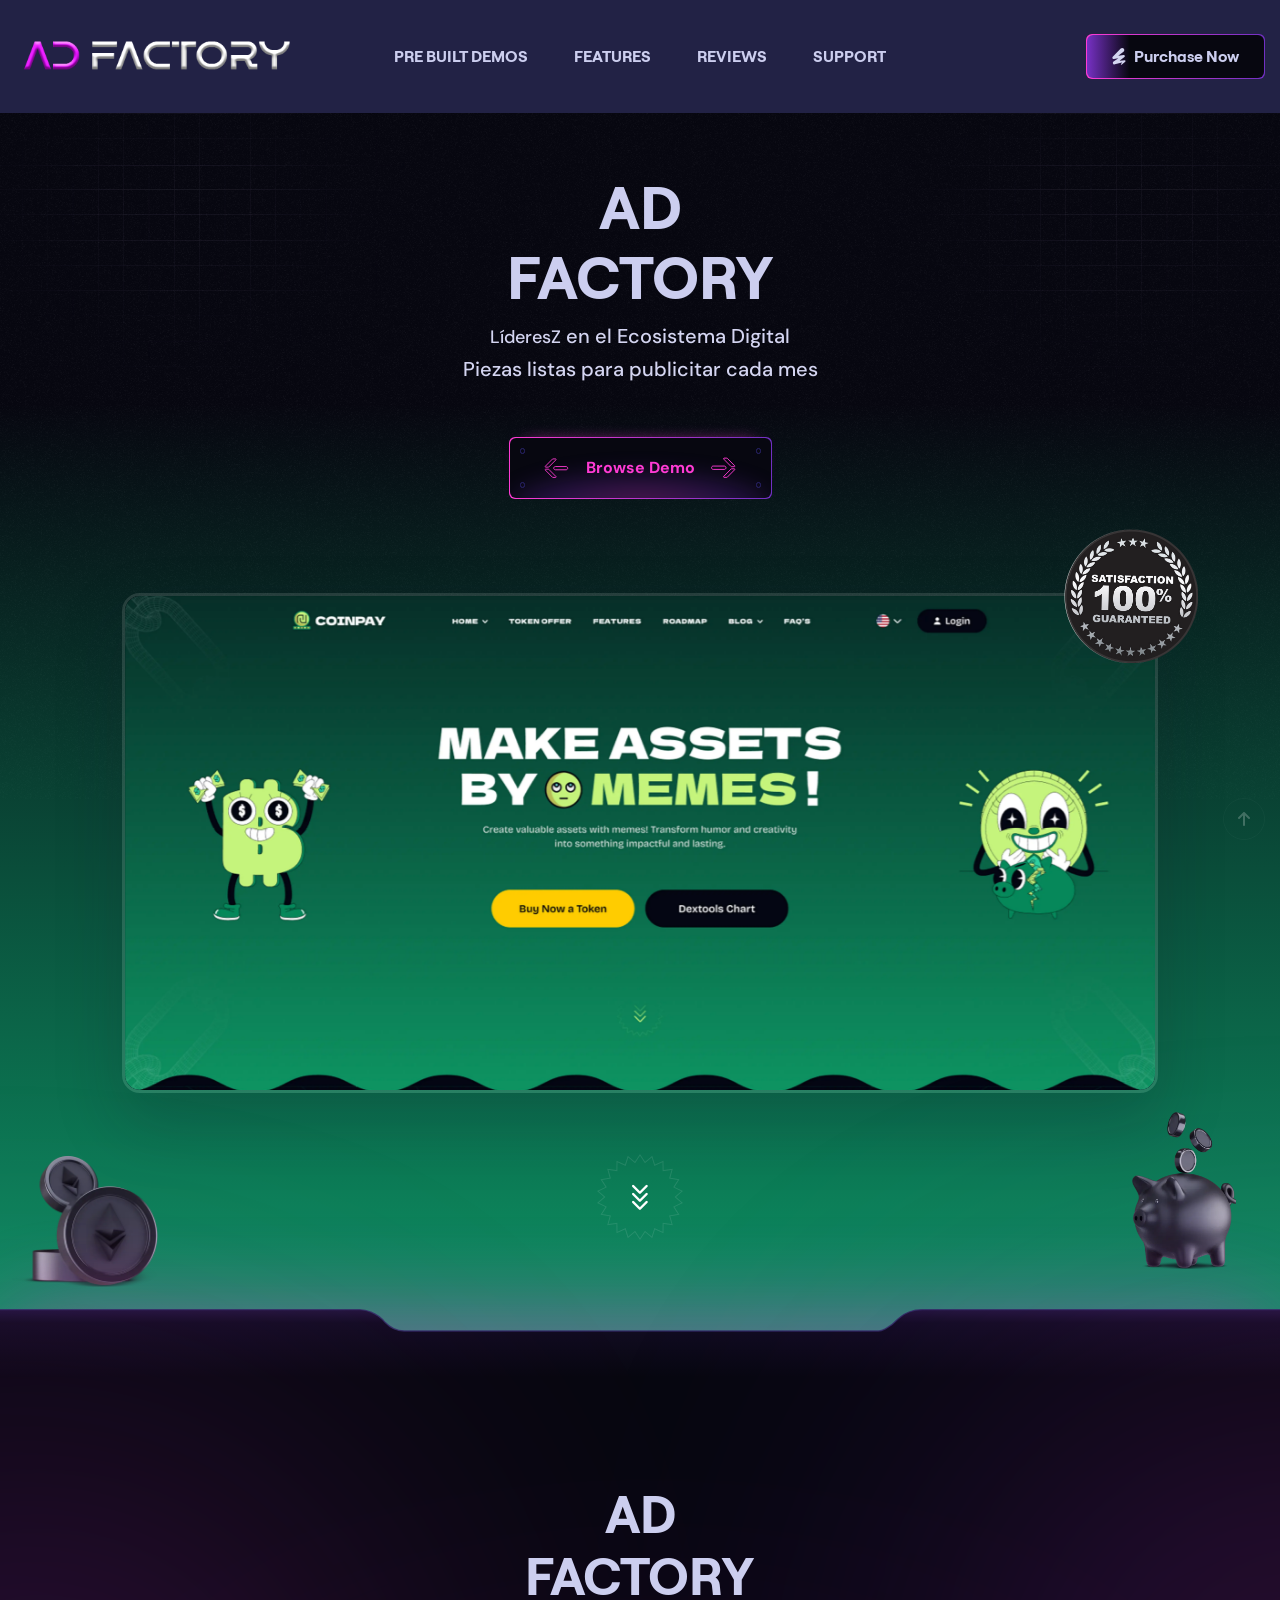
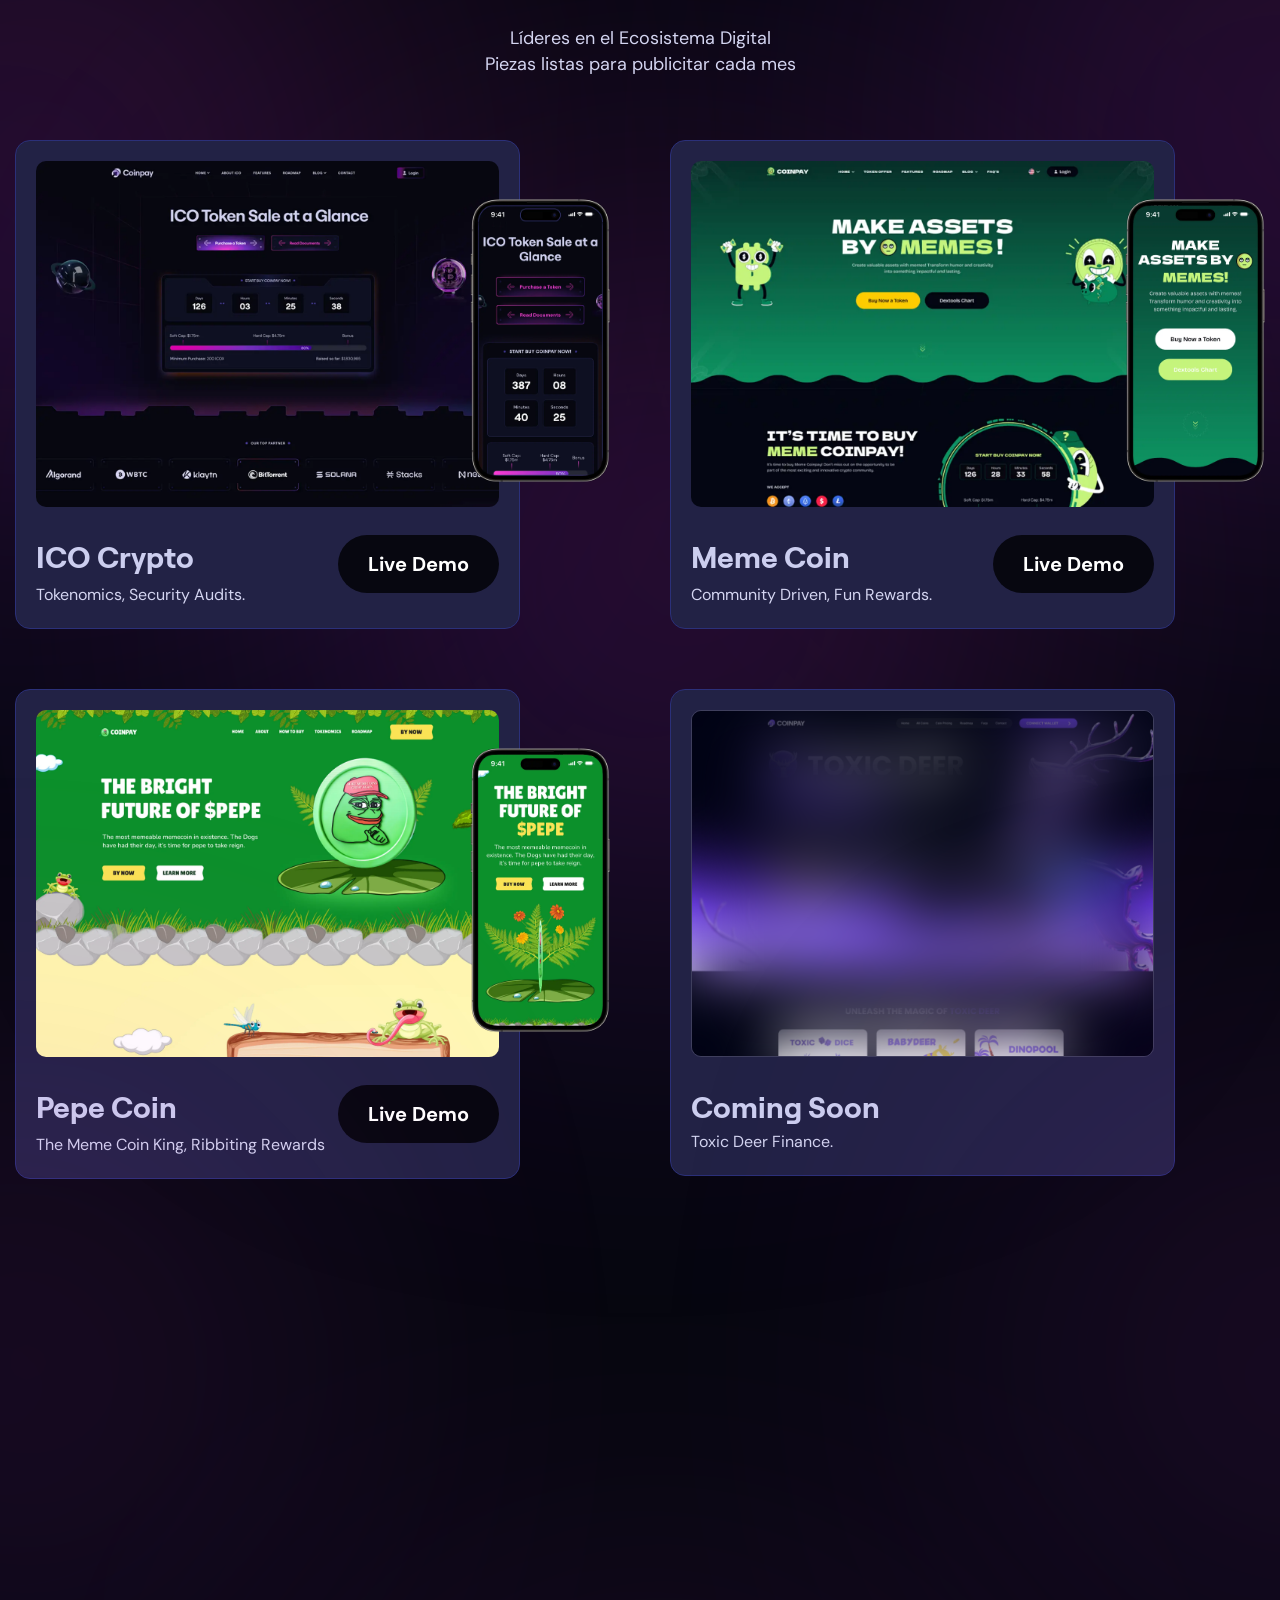
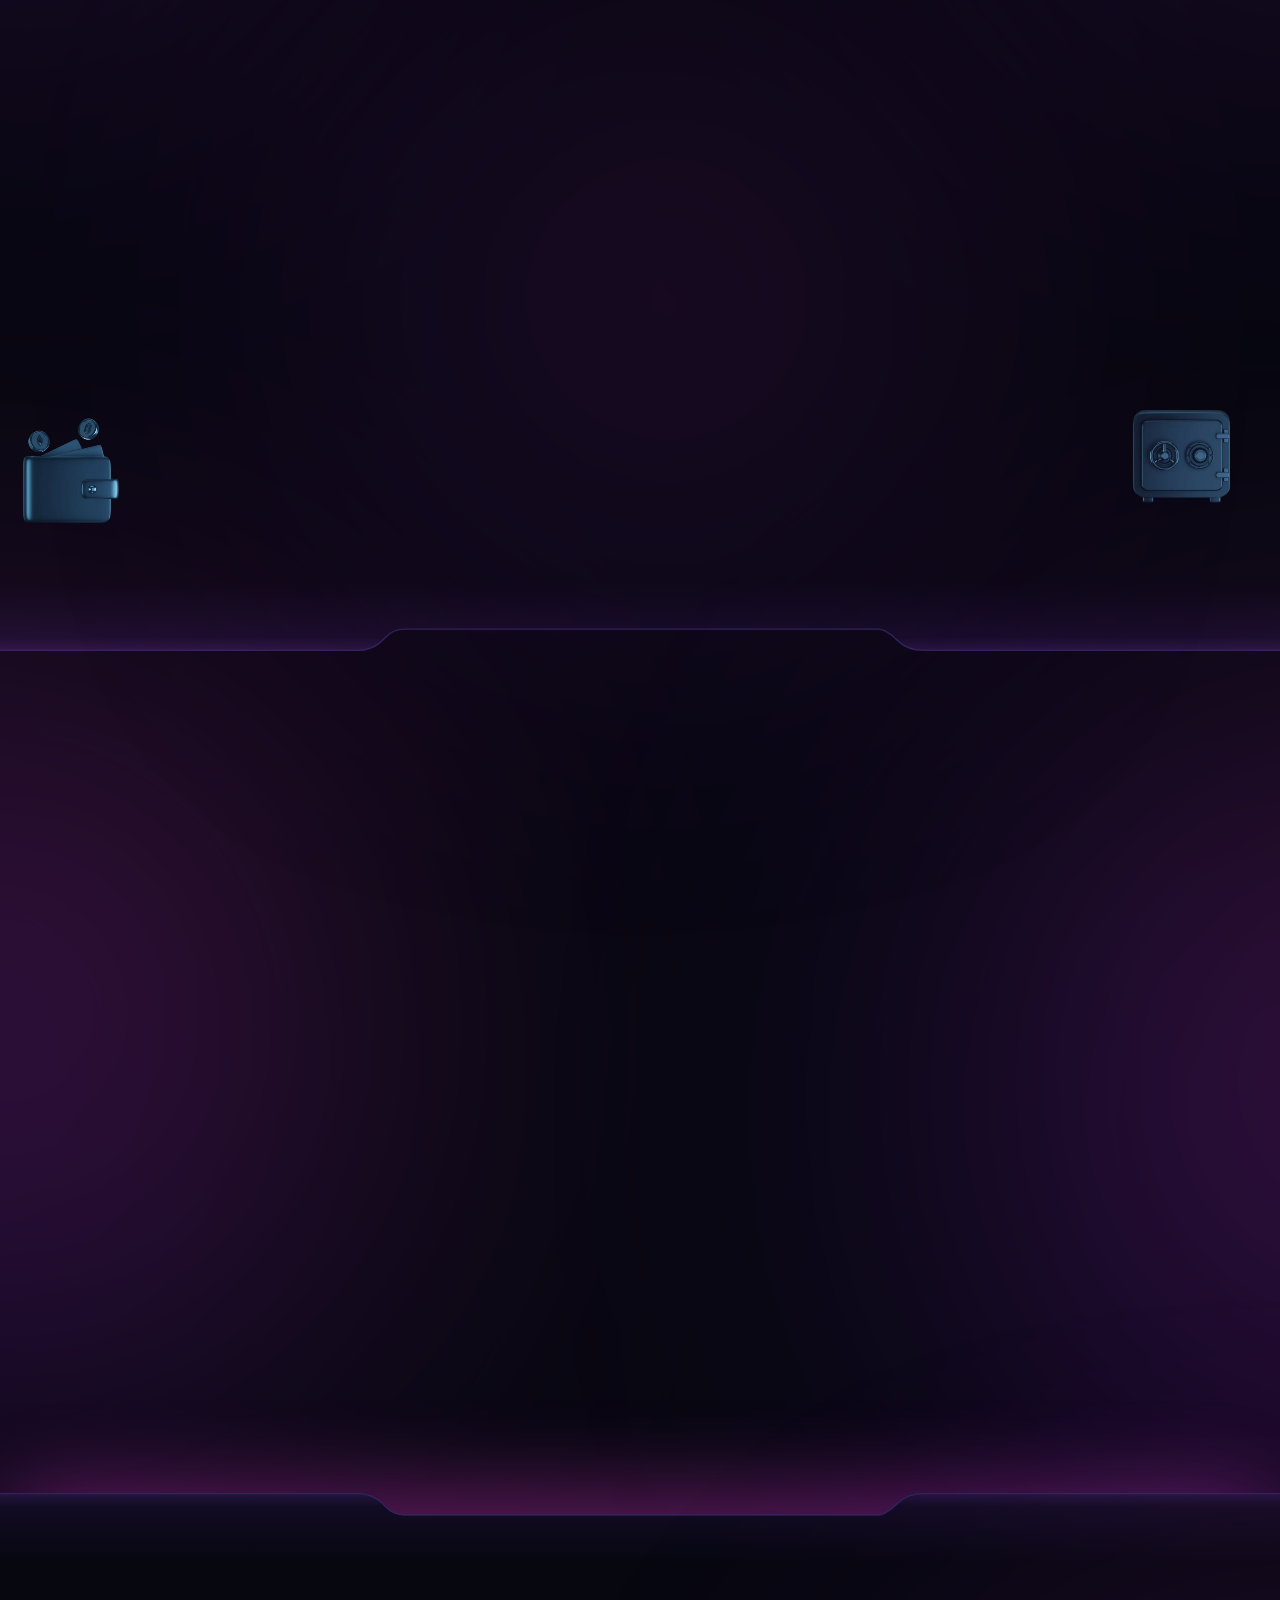
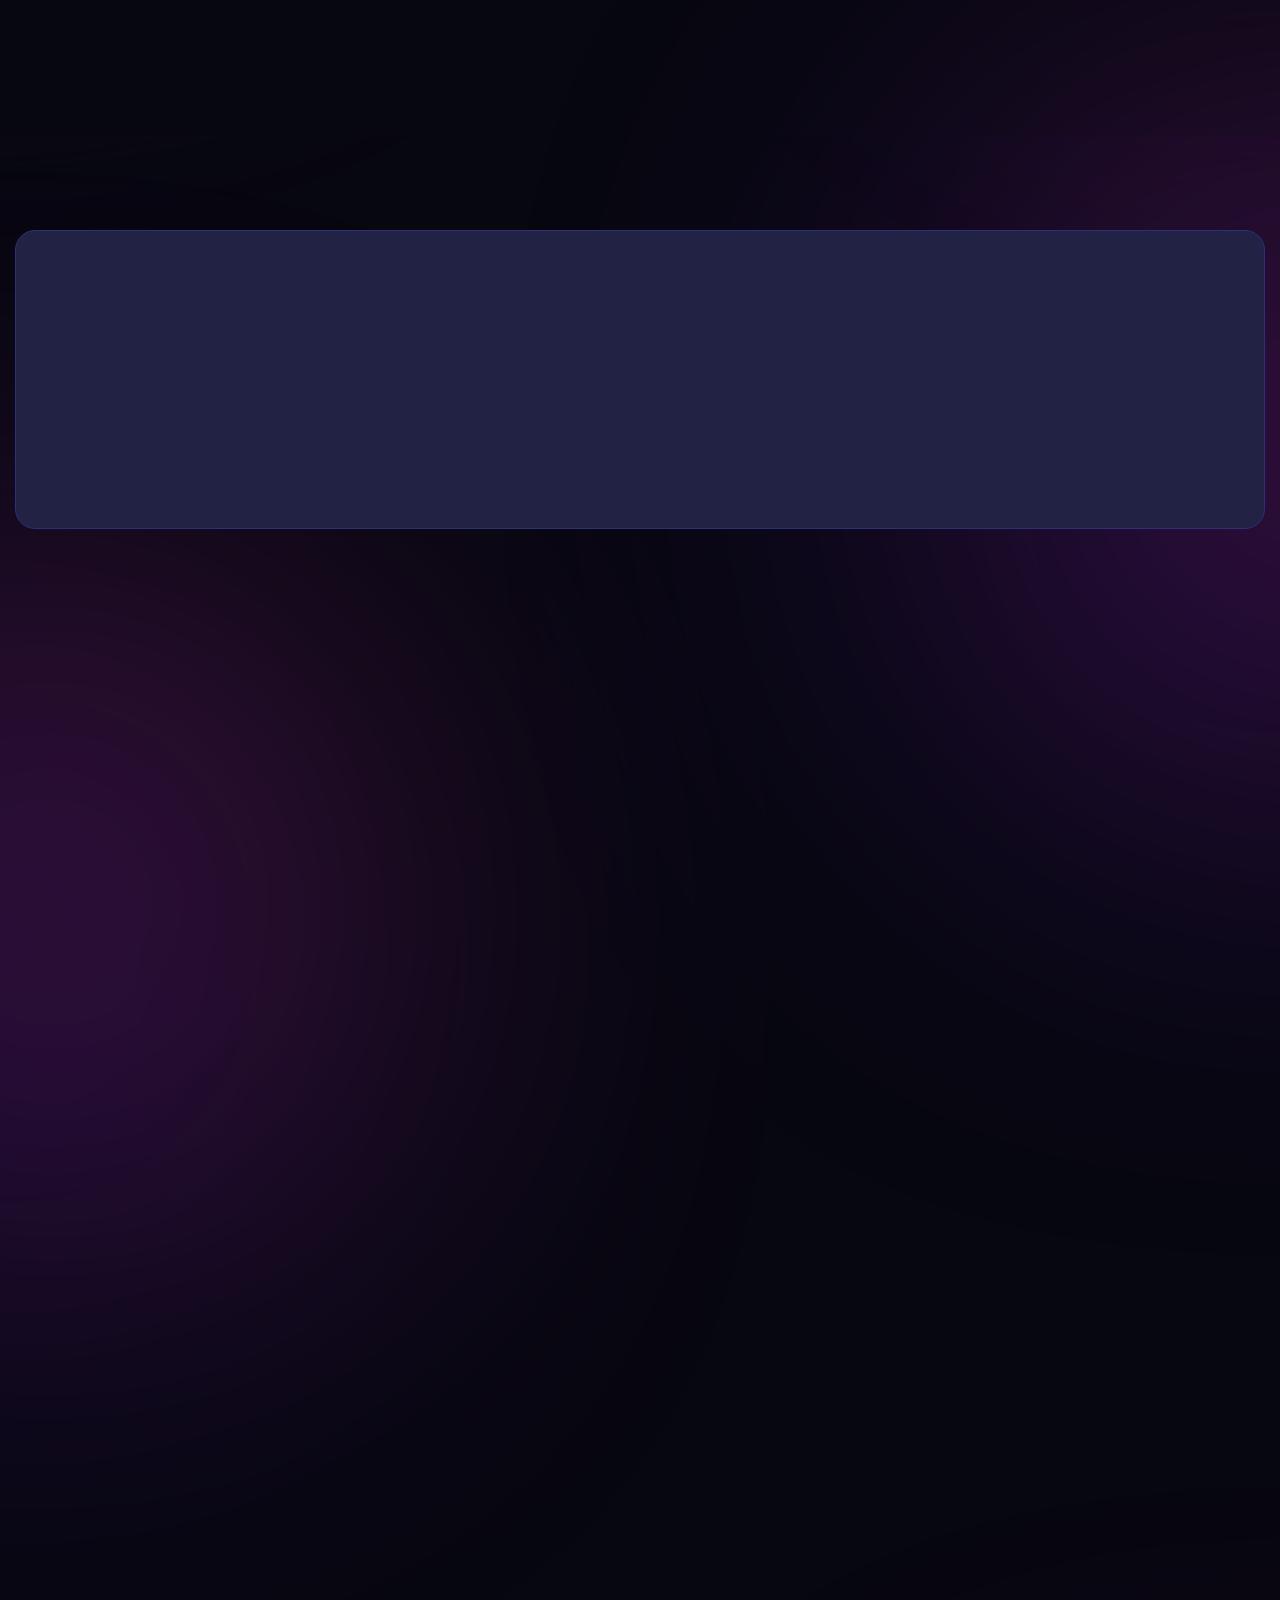
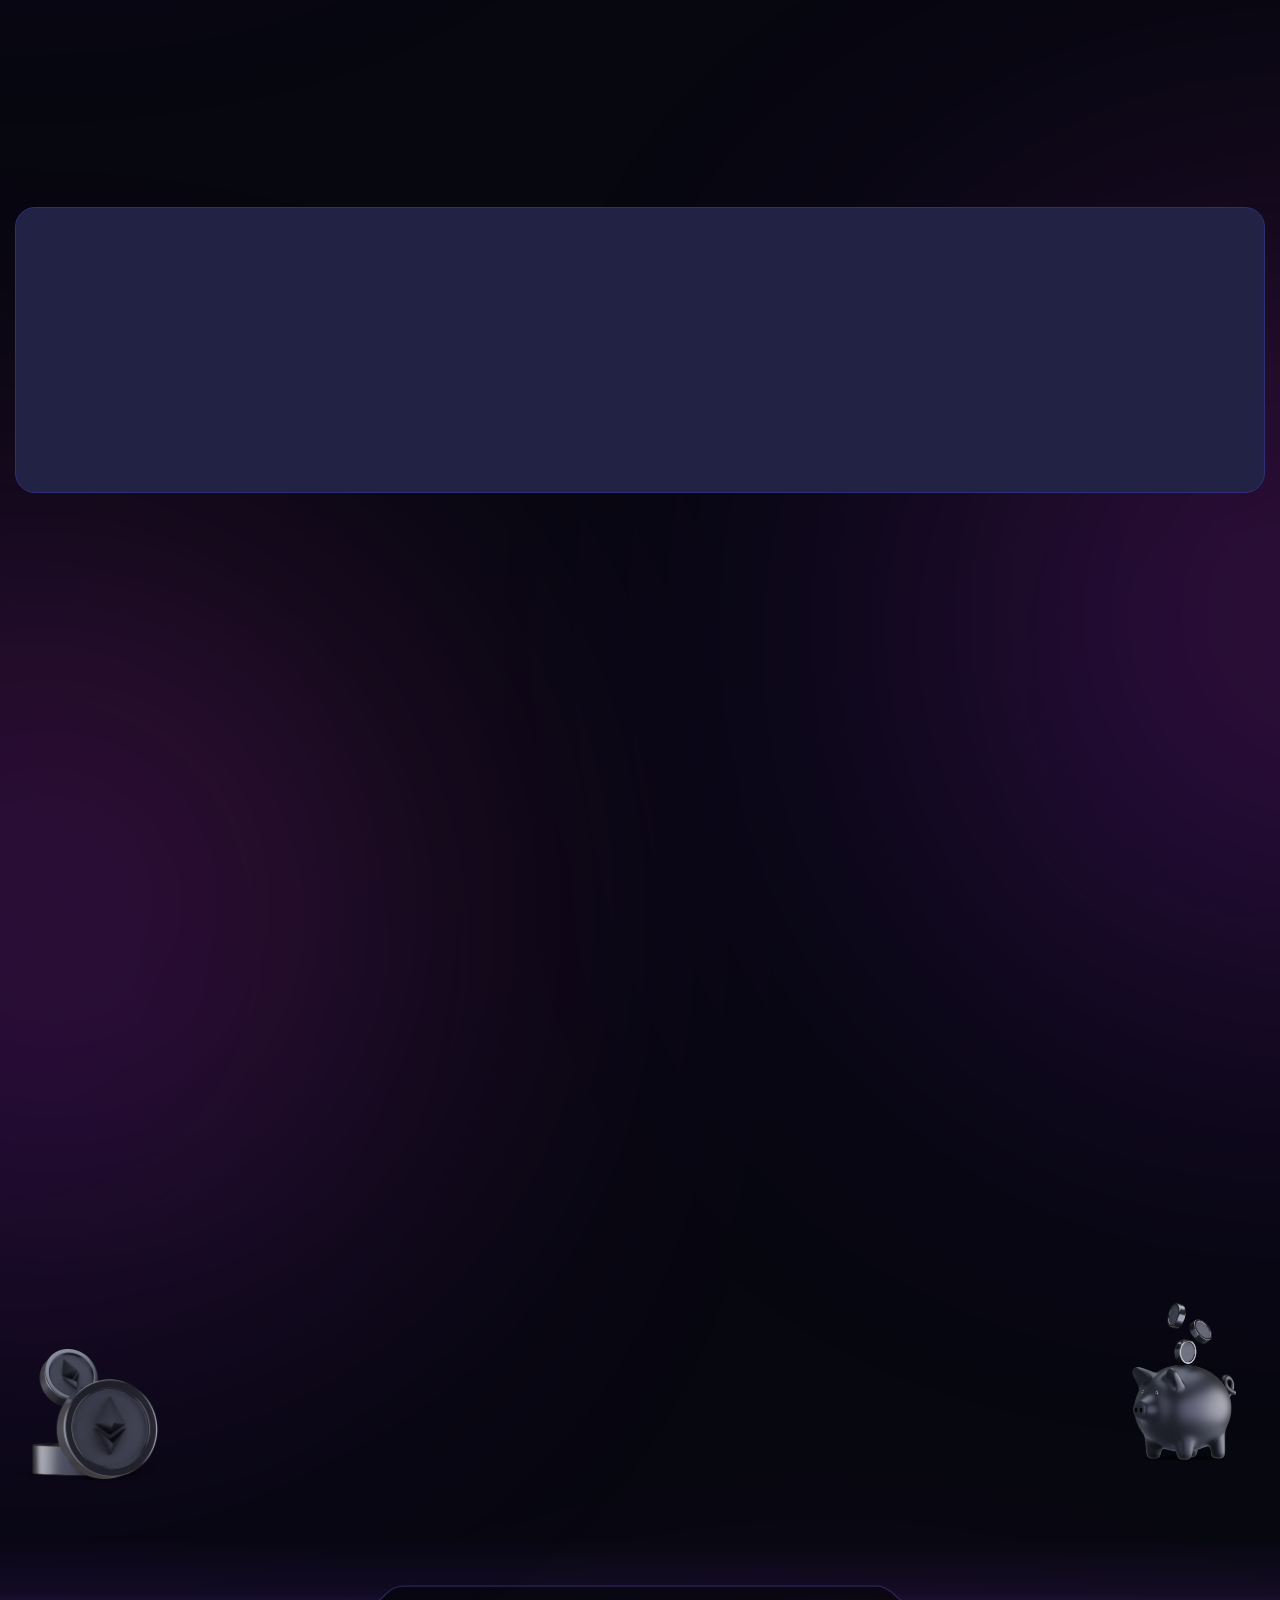
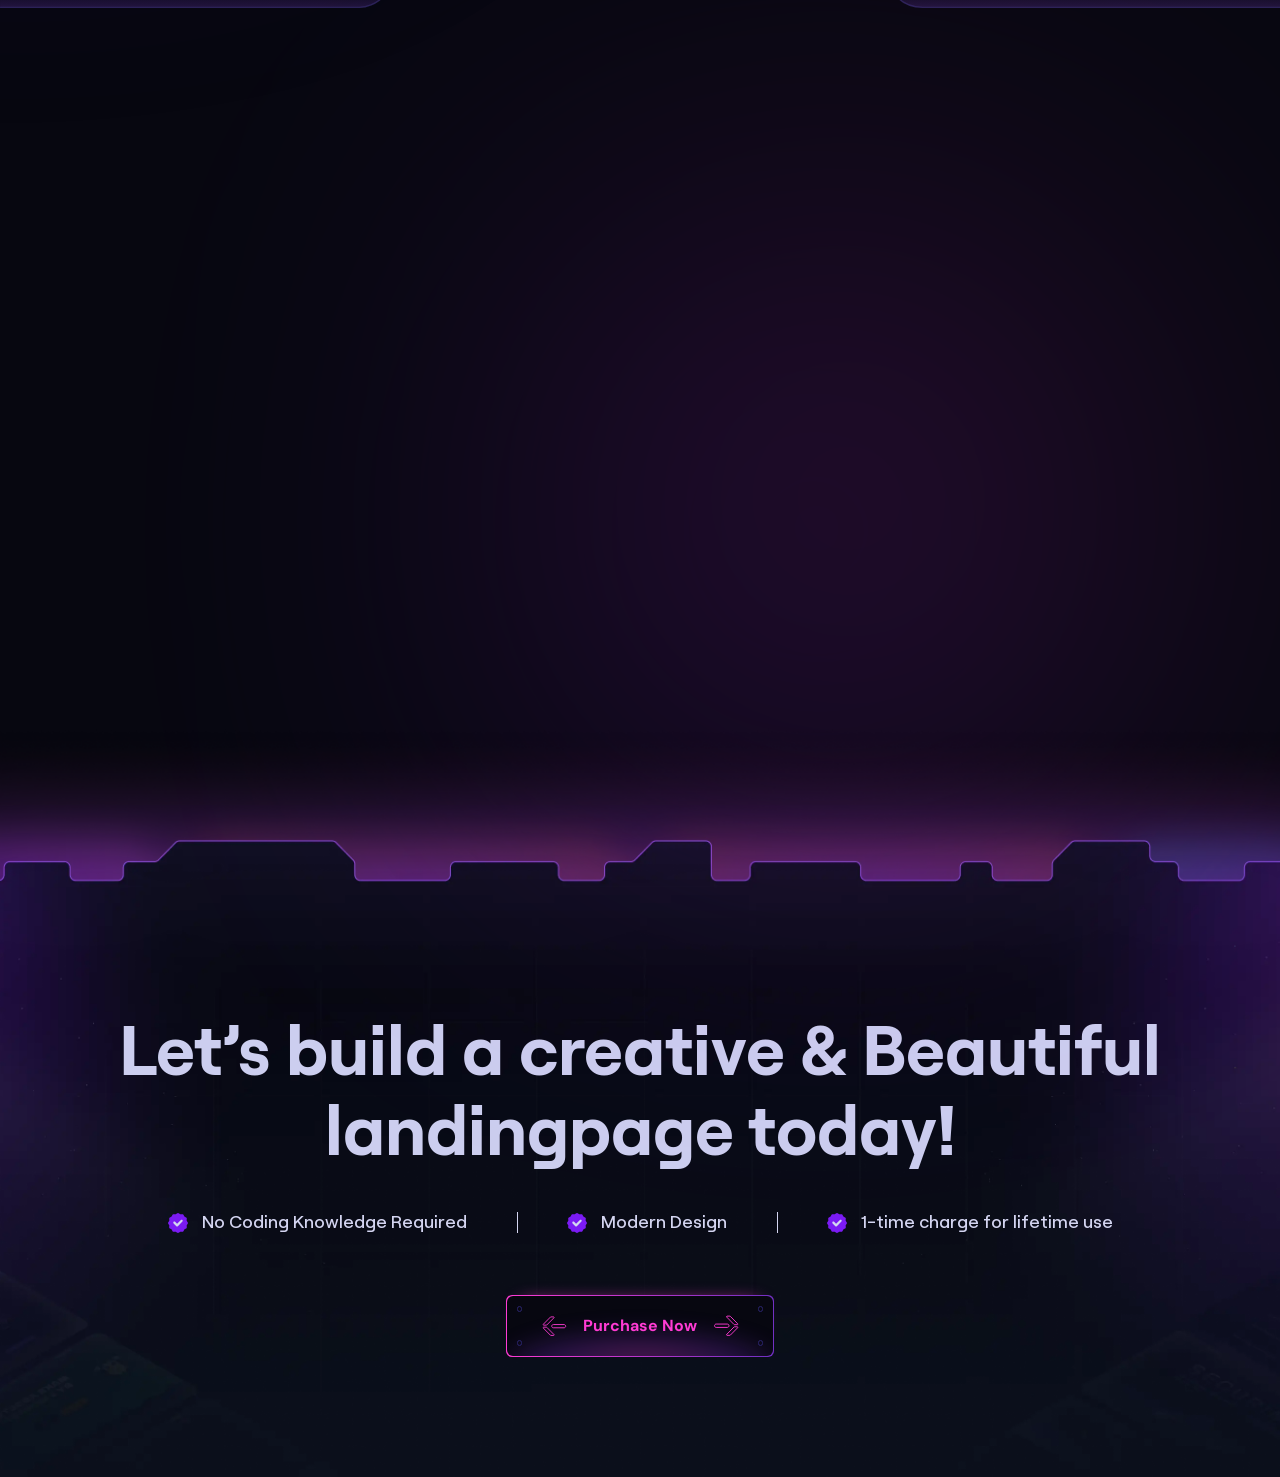
<file: index_ico1.html>
<!doctype html>
<html lang="en">

<head>

  <meta charset="utf-8">
  <meta name="viewport" content="width=device-width, initial-scale=1, shrink-to-fit=no">
  <meta http-equiv="x-ua-compatible" content="ie=edge">
  <meta name="thumbnail" content="assets/images/ico_template_thumbnail.webp">
  <meta name="description" content="Ad Factory by La Neta — UGC and AI-powered video ads that scale your brand. 24 to 120 ad variations per month, delivered in 21 days">
  <meta name="keywords" content="UGC ads, AI video ads, performance creative, ecommerce ads, video advertising, content production, ad agency LATAM">
  <meta name="author" content="LaNetaMedia">

  <title>Coinpay - Crypto Currency Site Template</title>
  <link rel="shortcut icon" href="assets/images/site_logo/favicon_1.svg">

  <!-- Fraimwork - CSS Include -->
  <link rel="stylesheet" type="text/css" href="assets/css/bootstrap.min.css">

  <!-- Icon Font - CSS Include -->
  <link rel="stylesheet" type="text/css" href="assets/css/fontawesome.css">

  <!-- Animation - CSS Include -->
  <link rel="stylesheet" type="text/css" href="assets/css/cursor.css">
  <link rel="stylesheet" type="text/css" href="assets/css/animate.min.css">
  <link rel="stylesheet" type="text/css" href="assets/css/aos.css">

  <!-- Carousel - CSS Include -->
  <link rel="stylesheet" type="text/css" href="assets/css/swiper-bundle.min.css">

  <!-- Custom - CSS Include -->
  <link rel="stylesheet" type="text/css" href="demo_assets/style.css">

</head>


<body class="index_ico">

  <!-- Body Wrap - Start -->
  <div class="page_wrapper">

    <!-- Back To Top - Start -->
    <div class="backtotop">
      <a href="#" class="scroll">
        <i class="fa-solid fa-arrow-up"></i>
      </a>
    </div>
    <!-- Back To Top - End -->

    <!-- Preloader - Start -->
    <div id="preloader">
      <div class="line-1"></div>
      <div class="line-2"></div>
      <div class="line-3"></div>
      <div class="line-4"></div>
    </div>
    <!-- Preloader - End -->

    <!-- Site Header - Start
    ================================================== -->
    <header class="site_header">
      <div class="nav_wrapper">
        <div class="container">
          <div class="row align-items-center">
            <div class="col-lg-3 col-5 d-flex align-items-center">
              <div class="site_logo">
                <a class="site_link" href="index.html">
                  <img loading="lazy" src="assets/images/site_logo/logo.png" alt="ICO Site Logo">
                </a>
              </div>
            </div>
            <div class="col-lg-6 col-2">
              <nav class="main_menu navbar navbar-expand-lg">
                <div class="main_menu_inner collapse navbar-collapse justify-content-center" id="main_menu_dropdown">
                  <ul class="main_menu_list unordered_list text-uppercase">
                    <li>
                      <a class="nav-link scrollspy_btn" href="#id_home_demo_section">
                        <span class="nav_link_label" data-text="Pre Built Demos">Pre Built Demos</span>
                      </a>
                    </li>
                    <li>
                      <a class="nav-link scrollspy_btn" href="#id_feature_section">
                        <span class="nav_link_label" data-text="Features">Features</span>
                      </a>
                    </li>
                    <li>
                      <a class="nav-link scrollspy_btn" href="#id_review_section">
                        <span class="nav_link_label" data-text="Reviews">Reviews</span>
                      </a>
                    </li>
                    <li>
                      <a class="nav-link scrollspy_btn" href="#id_support_section">
                        <span class="nav_link_label" data-text="Support">Support</span>
                      </a>
                    </li>
                  </ul>
                </div>
              </nav>
            </div>
            <div class="col-lg-3 col-5">
              <ul class="btns_group unordered_list p-0 justify-content-end">
                <li class="d-lg-none">
                  <button class="mobile_menu_btn" type="button" data-bs-toggle="collapse"
                    data-bs-target="#main_menu_dropdown" aria-expanded="false" aria-label="Toggle navigation">
                    <i class="far fa-bars"></i>
                  </button>
                </li>
                <li>
                  <a class="ico_btn_outline" href="#!">
                    <span class="btn_icon">
                      <svg viewBox="0 0 15 18" xmlns="http://www.w3.org/2000/svg">
                        <path
                          d="M13.5079 13.0137L8.46803 13.5536C8.37585 13.5637 8.32819 13.4458 8.40163 13.3887L13.3336 9.54891C13.654 9.28719 13.8579 8.87938 13.7704 8.44266C13.6829 7.77313 13.1297 7.3364 12.4313 7.4239L7.07271 8.20828C6.97818 8.22235 6.92739 8.10125 7.00318 8.04344L12.3149 3.98797C13.3633 3.17313 13.4501 1.57156 12.4899 0.640315C11.6165 -0.233121 10.2188 -0.204214 9.34538 0.669222L0.785999 9.37391C0.465687 9.72312 0.320375 10.1887 0.407875 10.6841C0.553187 11.47 1.33912 11.9942 2.12584 11.8489L6.73989 10.9075C6.83989 10.8872 6.89458 11.0208 6.80786 11.0755L1.68834 14.352C1.04772 14.7598 0.757093 15.4872 0.960218 16.2153C1.16412 17.1762 2.12506 17.7294 3.05631 17.4965L10.7087 15.6114C10.7946 15.5903 10.8579 15.6903 10.8024 15.7591L9.60709 17.2341C9.28678 17.6419 9.811 18.195 10.2477 17.8747L14.1782 14.6434C14.8766 14.0614 14.411 12.9255 13.5086 13.013L13.5079 13.0137Z" />
                      </svg>
                    </span>
                    <span class="btn_label">Purchase Now</span>
                  </a>
                </li>
              </ul>
            </div>
          </div>
        </div>
      </div>
    </header>
    <!-- Site Header - End
    ================================================== -->

    <!-- Main Body - Start
    ================================================== -->
    <main class="page_content">

      <!-- Hero Section - Start
      ================================================== -->
      <section class="hero_section text-center section_decoration"
        style="background-image: url('demo_assets/images/hero/hero_pattern_image.webp');">
        <div class="container">
          <div class="row justify-content-center">
            <div class="col-lg-10">
              <h1 data-aos="fade-up" data-aos-duration="600">
                <strong> AD <br> FACTORY</strong>
              </h1>
              <p data-aos="fade-up" data-aos-duration="600" data-aos-delay="100">
                <strong>LíderesZ</strong> en el Ecosistema Digital <br> Piezas listas para publicitar cada mes
              </p>
              <a class="ico_creative_btn scrollspy_btn" href="#id_home_demo_section" data-aos="fade-up"
                data-aos-duration="600" data-aos-delay="200">
                <span class="btn_wrapper">
                  <span class="btn_icon_left">
                    <small class="dot_top"></small>
                    <small class="dot_bottom"></small>
                    <svg class="icon_arrow_left" viewBox="0 0 28 23" xmlns="http://www.w3.org/2000/svg">
                      <path
                        d="M13.4106 20.8083L5.36673 12.6878C5.26033 12.5804 5.11542 12.52 4.96423 12.52H1.84503C1.34158 12.52 1.08822 13.1276 1.44252 13.4852L9.48642 21.6057C9.59281 21.7131 9.73773 21.7736 9.88892 21.7736H13.0081C13.5116 21.7736 13.7649 21.166 13.4106 20.8083Z">
                      </path>
                      <path
                        d="M12.6803 9.57324H24.71C25.7116 9.57324 26.5234 10.3851 26.5234 11.3866C26.5234 12.3882 25.7116 13.2 24.71 13.2H12.6803C11.6788 13.2 10.8669 12.3882 10.8669 11.3866C10.8669 10.3851 11.6788 9.57324 12.6803 9.57324Z">
                      </path>
                      <path
                        d="M1.44252 9.28834L9.48641 1.16784C9.59281 1.06043 9.73772 1 9.88891 1H13.0081C13.5116 1 13.7649 1.60758 13.4106 1.96525L5.36672 10.0858C5.26033 10.1932 5.11541 10.2536 4.96422 10.2536H1.84502C1.34158 10.2536 1.08822 9.64601 1.44252 9.28834Z">
                      </path>
                    </svg>
                  </span>
                  <span class="btn_label">Browse Demo</span>
                  <span class="btn_icon_right">
                    <small class="dot_top"></small>
                    <small class="dot_bottom"></small>
                    <svg class="icon_arrow_right" viewBox="0 0 27 23" xmlns="http://www.w3.org/2000/svg">
                      <path
                        d="M13.6558 2.19168L21.6997 10.3122C21.8061 10.4196 21.951 10.48 22.1022 10.48H25.2214C25.7248 10.48 25.9782 9.87238 25.6239 9.51478L17.58 1.39428C17.4736 1.28688 17.3287 1.22638 17.1775 1.22638H14.0583C13.5548 1.22638 13.3015 1.83398 13.6558 2.19168Z">
                      </path>
                      <path
                        d="M14.3861 13.4268H2.35637C1.35486 13.4268 0.542969 12.6149 0.542969 11.6134C0.542969 10.6118 1.35486 9.79996 2.35637 9.79996H14.3861C15.3876 9.79996 16.1995 10.6118 16.1995 11.6134C16.1995 12.6149 15.3876 13.4268 14.3861 13.4268Z">
                      </path>
                      <path
                        d="M25.6239 13.7117L17.58 21.8322C17.4736 21.9396 17.3287 22 17.1775 22H14.0583C13.5548 22 13.3015 21.3924 13.6558 21.0347L21.6997 12.9142C21.8061 12.8068 21.951 12.7464 22.1022 12.7464H25.2214C25.7248 12.7464 25.9782 13.354 25.6239 13.7117Z">
                      </path>
                    </svg>
                  </span>
                </span>
              </a>
              <div class="badge_gurantee" data-aos="fade-up" data-aos-duration="600" data-aos-delay="400">
                <img src="demo_assets/images/badge_gurantee_image.png" alt="100% Gurantee">
              </div>
              <div class="hero_image_slider swiper" data-aos="fade-up" data-aos-duration="600" data-aos-delay="300">
                <div class="swiper-wrapper">
                  <div class="swiper-slide home_ico">
                    <img src="demo_assets/images/hero/home_ico_thumbnail.webp" alt="ICO Home Page">
                  </div>
                  <div class="swiper-slide home_meme">
                    <img src="demo_assets/images/hero/home_meme_thumbnail.webp" alt="Memecoin Home Page">
                  </div>
                  <div class="swiper-slide home_pepe">
                    <img src="demo_assets/images/hero/home_pepe_thumbnail.webp" alt="Pepecoin Home Page">
                  </div>
                </div>
              </div>
              <a class="scrollspy_btn scroll_down" href="#id_home_demo_section">
                <i class="fa-solid fa-chevron-down"></i>
                <i class="fa-solid fa-chevron-down"></i>
                <i class="fa-solid fa-chevron-down"></i>
                <img class="spin_image" src="assets/images/shapes/shape_circle_zigzag.svg" alt="Zigzag">
              </a>
            </div>
          </div>
        </div>
        <div class="noise_image">
          <img src="demo_assets/images/hero/hero_noise_image.png" alt="Noise">
        </div>
        <div class="color_overlay"></div>
        <div class="decoration_item shape_piggy_bank">
          <img src="demo_assets/images/decoration/decoration_image_1.webp" alt="Decoration Image 1">
        </div>
        <div class="decoration_item shape_coin">
          <img src="demo_assets/images/decoration/decoration_image_2.webp" alt="Decoration Image 2">
        </div>
      </section>
      <!-- Hero Section - End
      ================================================== -->

      <!-- Home Demo Section - Start
      ================================================== -->
      <section id="id_home_demo_section"
        class="home_demo_section section_space pb-0 section_decoration z-3 section_shadow_top">
        <div class="container">
          <div class="heading_block text-center mt-lg-4">
            <h2 class="heading_text" data-aos="fade-up" data-aos-duration="600">
              AD <br> FACTORY
            </h2>
            <p class="heading_description mb-0" data-aos="fade-up" data-aos-duration="600" data-aos-delay="100">
              Líderes en el Ecosistema Digital <br> Piezas listas para publicitar cada mes
            </p>
          </div>

          <div class="row">
            <div class="col-md-6 col-sm-6" data-aos="fade-up" data-aos-duration="600" data-aos-delay="200">
              <div class="template_card_wrapper">
                <div class="template_card">
                  <a class="template_card_image" href="index_ico.html">
                    <img src="demo_assets/images/home_pages/home_ico_thumbnail.webp" alt="ICO Home Page">
                  </a>
                  <div class="template_card_info">
                    <h3 class="template_card_title">
                      ICO Crypto
                    </h3>
                    <p class="mb-0">Tokenomics, Security Audits.</p>
                    <a class="btn" href="index_ico.html">
                      <span class="btn_label">Live Demo</span>
                    </a>
                  </div>
                </div>
                <div class="mobile_mockup">
                  <img src="demo_assets/images/home_pages/ico_mobile_mockup_image.webp" alt="Mobile Mockup Image">
                </div>
              </div>
            </div>
            <div class="col-md-6 col-sm-6" data-aos="fade-up" data-aos-duration="600" data-aos-delay="300">
              <div class="template_card_wrapper">
                <div class="template_card">
                  <a class="template_card_image" href="index_memecoin.html">
                    <img src="demo_assets/images/home_pages/home_memecoin_thumbnail.webp" alt="Memecoin Home Page">
                  </a>
                  <div class="template_card_info">
                    <h3 class="template_card_title">
                      Meme Coin
                    </h3>
                    <p class="mb-0">Community Driven, Fun Rewards.</p>
                    <a class="btn" href="index_memecoin.html">
                      <span class="btn_label">Live Demo</span>
                    </a>
                  </div>
                </div>
                <div class="mobile_mockup">
                  <img src="demo_assets/images/home_pages/meme_mobile_mockup_image.webp" alt="Mobile Mockup Image">
                </div>
              </div>
            </div>
            <div class="col-md-6 col-sm-6" data-aos="fade-up" data-aos-duration="600" data-aos-delay="100">
              <div class="template_card_wrapper">
                <div class="template_card">
                  <a class="template_card_image" href="index_pepecoin.html">
                    <img src="demo_assets/images/home_pages/home_pepecoin_thumbnail.webp" alt="Pepecoin Home Page">
                  </a>
                  <div class="template_card_info">
                    <h3 class="template_card_title">
                      Pepe Coin
                    </h3>
                    <p class="mb-0">The Meme Coin King, Ribbiting Rewards</p>
                    <a class="btn" href="index_pepecoin.html">
                      <span class="btn_label">Live Demo</span>
                    </a>
                  </div>
                </div>
                <div class="mobile_mockup">
                  <img src="demo_assets/images/home_pages/pepe_mobile_mockup_image.webp" alt="Mobile Mockup Image">
                </div>
              </div>
            </div>
            <div class="col-md-6 col-sm-6" data-aos="fade-up" data-aos-duration="600" data-aos-delay="200">
              <div class="template_card_wrapper">
                <div class="template_card upcoming_item">
                  <div class="template_card_image">
                    <img src="demo_assets/images/home_pages/home_toxic_thumbnail.webp"
                      alt="Toxic Deer Finance Home Page">
                  </div>
                  <div class="template_card_info">
                    <h3 class="template_card_title mb-0">
                      Coming Soon
                    </h3>
                    <p class="mb-0">Toxic Deer Finance.</p>
                  </div>
                </div>
              </div>
            </div>
          </div>
        </div>
        <div class="decoration_item shape_circle_1">
          <img src="demo_assets/images/decoration/decoration_shape_circle.svg" alt="Circle Shape">
        </div>
        <div class="decoration_item shape_circle_2">
          <img src="demo_assets/images/decoration/decoration_shape_circle.svg" alt="Circle Shape">
        </div>
        <div class="decoration_item shape_circle_3">
          <img src="demo_assets/images/decoration/decoration_shape_circle.svg" alt="Circle Shape">
        </div>
        <div class="decoration_item shape_divider_1">
          <img src="assets/images/shapes/shape_section_divider_1.svg" alt="Shape Divider">
        </div>
      </section>
      <!-- Home Demo Section - End
      ================================================== -->

      <!-- Feature Section - Start
      ================================================== -->
      <section id="id_feature_section" class="feature_section section_space pb-0 section_decoration z-3">
        <div class="container">
          <div class="heading_block text-center">
            <h2 class="heading_text" data-aos="fade-up" data-aos-duration="600">
              Free Premium Features
            </h2>
            <p class="heading_description mb-0" data-aos="fade-up" data-aos-duration="600" data-aos-delay="100">
              Get free premium features with Coinpay to enhance your site.
            </p>
          </div>

          <div class="row">
            <div class="col" data-aos="zoom-in-up" data-aos-duration="600" data-aos-delay="100">
              <div class="feature_iconbox_block">
                <div class="icon">
                  <img src="demo_assets/images/features/feature_icon_1.svg" alt="Feature Icon 1">
                </div>
                <h3 class="title mb-0">
                  Seo and SMM Friendly
                </h3>
              </div>
            </div>
            <div class="col" data-aos="zoom-in-up" data-aos-duration="600" data-aos-delay="200">
              <div class="feature_iconbox_block">
                <div class="icon">
                  <img src="demo_assets/images/features/feature_icon_2.svg" alt="Feature Icon 1">
                </div>
                <h3 class="title mb-0">
                  Blazing-Fast Loading Speed
                </h3>
              </div>
            </div>
            <div class="col" data-aos="zoom-in-up" data-aos-duration="600" data-aos-delay="300">
              <div class="feature_iconbox_block">
                <div class="icon">
                  <img src="demo_assets/images/features/feature_icon_3.svg" alt="Feature Icon 1">
                </div>
                <h3 class="title mb-0">
                  Access to Google Fonts
                </h3>
              </div>
            </div>
            <div class="col" data-aos="zoom-in-up" data-aos-duration="600" data-aos-delay="400">
              <div class="feature_iconbox_block">
                <div class="icon">
                  <img src="demo_assets/images/features/feature_icon_4.svg" alt="Feature Icon 1">
                </div>
                <h3 class="title mb-0">
                  Well-Documented Resources
                </h3>
              </div>
            </div>
            <div class="col" data-aos="zoom-in-up" data-aos-duration="600" data-aos-delay="500">
              <div class="feature_iconbox_block">
                <div class="icon">
                  <img src="demo_assets/images/features/feature_icon_5.svg" alt="Feature Icon 1">
                </div>
                <h3 class="title mb-0">
                  Smart Automatic Updates
                </h3>
              </div>
            </div>
            <div class="col" data-aos="zoom-in-up" data-aos-duration="600" data-aos-delay="100">
              <div class="feature_iconbox_block">
                <div class="icon">
                  <img src="demo_assets/images/features/feature_icon_6.svg" alt="Feature Icon 1">
                </div>
                <h3 class="title mb-0">
                  Made Perfection With Sass
                </h3>
              </div>
            </div>
            <div class="col" data-aos="zoom-in-up" data-aos-duration="600" data-aos-delay="200">
              <div class="feature_iconbox_block">
                <div class="icon">
                  <img src="demo_assets/images/features/feature_icon_7.svg" alt="Feature Icon 1">
                </div>
                <h3 class="title mb-0">
                  Bootstrap 5 Framework
                </h3>
              </div>
            </div>
            <div class="col" data-aos="zoom-in-up" data-aos-duration="600" data-aos-delay="300">
              <div class="feature_iconbox_block">
                <div class="icon">
                  <img src="demo_assets/images/features/feature_icon_8.svg" alt="Feature Icon 1">
                </div>
                <h3 class="title mb-0">
                  Unique Header & Mega Menu
                </h3>
              </div>
            </div>
            <div class="col" data-aos="zoom-in-up" data-aos-duration="600" data-aos-delay="400">
              <div class="feature_iconbox_block">
                <div class="icon">
                  <img src="demo_assets/images/features/feature_icon_9.svg" alt="Feature Icon 1">
                </div>
                <h3 class="title mb-0">
                  Unique Animations
                </h3>
              </div>
            </div>
            <div class="col" data-aos="zoom-in-up" data-aos-duration="600" data-aos-delay="500">
              <div class="feature_iconbox_block">
                <div class="icon">
                  <img src="demo_assets/images/features/feature_icon_10.svg" alt="Feature Icon 1">
                </div>
                <h3 class="title mb-0">
                  Crafted With Clean Code
                </h3>
              </div>
            </div>
          </div>

          <div class="btns_group pb-0 mb-lg-4 justify-content-center" data-aos="fade-up" data-aos-duration="600"
            data-aos-delay="100">
            <a class="ico_creative_btn" href="#!">
              <span class="btn_wrapper">
                <span class="btn_icon_left">
                  <small class="dot_top"></small>
                  <small class="dot_bottom"></small>
                  <svg class="icon_arrow_left" viewBox="0 0 28 23" xmlns="http://www.w3.org/2000/svg">
                    <path
                      d="M13.4106 20.8083L5.36673 12.6878C5.26033 12.5804 5.11542 12.52 4.96423 12.52H1.84503C1.34158 12.52 1.08822 13.1276 1.44252 13.4852L9.48642 21.6057C9.59281 21.7131 9.73773 21.7736 9.88892 21.7736H13.0081C13.5116 21.7736 13.7649 21.166 13.4106 20.8083Z">
                    </path>
                    <path
                      d="M12.6803 9.57324H24.71C25.7116 9.57324 26.5234 10.3851 26.5234 11.3866C26.5234 12.3882 25.7116 13.2 24.71 13.2H12.6803C11.6788 13.2 10.8669 12.3882 10.8669 11.3866C10.8669 10.3851 11.6788 9.57324 12.6803 9.57324Z">
                    </path>
                    <path
                      d="M1.44252 9.28834L9.48641 1.16784C9.59281 1.06043 9.73772 1 9.88891 1H13.0081C13.5116 1 13.7649 1.60758 13.4106 1.96525L5.36672 10.0858C5.26033 10.1932 5.11541 10.2536 4.96422 10.2536H1.84502C1.34158 10.2536 1.08822 9.64601 1.44252 9.28834Z">
                    </path>
                  </svg>
                </span>
                <span class="btn_label">Purchase Now</span>
                <span class="btn_icon_right">
                  <small class="dot_top"></small>
                  <small class="dot_bottom"></small>
                  <svg class="icon_arrow_right" viewBox="0 0 27 23" xmlns="http://www.w3.org/2000/svg">
                    <path
                      d="M13.6558 2.19168L21.6997 10.3122C21.8061 10.4196 21.951 10.48 22.1022 10.48H25.2214C25.7248 10.48 25.9782 9.87238 25.6239 9.51478L17.58 1.39428C17.4736 1.28688 17.3287 1.22638 17.1775 1.22638H14.0583C13.5548 1.22638 13.3015 1.83398 13.6558 2.19168Z">
                    </path>
                    <path
                      d="M14.3861 13.4268H2.35637C1.35486 13.4268 0.542969 12.6149 0.542969 11.6134C0.542969 10.6118 1.35486 9.79996 2.35637 9.79996H14.3861C15.3876 9.79996 16.1995 10.6118 16.1995 11.6134C16.1995 12.6149 15.3876 13.4268 14.3861 13.4268Z">
                    </path>
                    <path
                      d="M25.6239 13.7117L17.58 21.8322C17.4736 21.9396 17.3287 22 17.1775 22H14.0583C13.5548 22 13.3015 21.3924 13.6558 21.0347L21.6997 12.9142C21.8061 12.8068 21.951 12.7464 22.1022 12.7464H25.2214C25.7248 12.7464 25.9782 13.354 25.6239 13.7117Z">
                    </path>
                  </svg>
                </span>
              </span>
            </a>
          </div>
        </div>

        <div class="decoration_item shape_circle_1">
          <img src="demo_assets/images/decoration/decoration_shape_circle.svg" alt="Circle Shape">
        </div>
        <div class="decoration_item shape_circle_2">
          <img src="demo_assets/images/decoration/decoration_shape_circle.svg" alt="Circle Shape">
        </div>
        <div class="decoration_item shape_circle_3">
          <img src="demo_assets/images/decoration/decoration_shape_circle.svg" alt="Circle Shape">
        </div>
        <div class="decoration_item shape_wallet">
          <img src="demo_assets/images/decoration/shape_wallet.webp" alt="Shape Wallet">
        </div>
        <div class="decoration_item shape_locker">
          <img src="demo_assets/images/decoration/shape_locker.webp" alt="Shape Locker">
        </div>
      </section>
      <!-- Feature Section - End
      ================================================== -->

      <!-- Color Section - Start
      ================================================== -->
      <section class="color_section section_space section_decoration z-2">
        <div class="container mt-lg-4 pt-lg-5">
          <div class="row align-items-center justify-content-lg-between">
            <div class="col-lg-6">
              <div class="heading_block">
                <h2 class="heading_text" data-aos="fade-up" data-aos-duration="600">
                  Colors & Backgrounds
                </h2>
                <p class="heading_description mb-0" data-aos="fade-up" data-aos-duration="600" data-aos-delay="100">
                  Coinpay gives you the ability to manage and access your color and background options where and when
                  you need them.
                </p>
              </div>
              <ul class="color_iconbox_group unordered_list">
                <li data-aos="fade-left" data-aos-duration="600" data-aos-delay="200">
                  <div class="color_iconbox_block">
                    <div class="icon">
                      <img src="demo_assets/images/icons/icon_1.svg" alt="Color Palettes Icon">
                    </div>
                    <div class="info">
                      <h3 class="title">Color Palettes</h3>
                      <p class="mb-0">
                        Choose from a range of predefined color palettes or create your own one.
                      </p>
                    </div>
                  </div>
                </li>
                <li data-aos="fade-left" data-aos-duration="600" data-aos-delay="300">
                  <div class="color_iconbox_block">
                    <div class="icon">
                      <img src="demo_assets/images/icons/icon_2.svg" alt="Global or Local Icon">
                    </div>
                    <div class="info">
                      <h3 class="title">Global or Local</h3>
                      <p class="mb-0">
                        Change the options globally from one place, or edit each one locally.
                      </p>
                    </div>
                  </div>
                </li>
              </ul>
            </div>
            <div class="col-lg-6">
              <div class="image_block" data-aos="fade-left" data-aos-duration="600" data-aos-delay="400">
                <img src="demo_assets/images/color_controls_image.webp" alt="Color Controls Image">
              </div>
            </div>
          </div>
        </div>
        <div class="decoration_item shape_divider_1">
          <img src="assets/images/shapes/shape_section_divider_2.svg" alt="Shape Divider">
        </div>
        <div class="decoration_item shape_circle_1">
          <img src="demo_assets/images/decoration/decoration_shape_circle.svg" alt="Circle Shape">
        </div>
        <div class="decoration_item shape_circle_2">
          <img src="demo_assets/images/decoration/decoration_shape_circle.svg" alt="Circle Shape">
        </div>
      </section>
      <!-- Color Section - End
      ================================================== -->

      <!-- Responsive Section - Start
      ================================================== -->
      <section class="responsive_section section_space z-3 section_decoration section_shadow_top">
        <div class="container">
          <div class="heading_block">
            <div class="row justify-content-lg-between">
              <div class="col-lg-5">
                <h2 class="heading_text mb-0" data-aos="fade-left" data-aos-duration="600">
                  Responsive Layout for Any Devices
                </h2>
              </div>
              <div class="col-lg-4">
                <p class="heading_description mb-0 ps-lg-5" data-aos="fade-left" data-aos-duration="600"
                  data-aos-delay="100">
                  A fully responsive layout that adjusts seamlessly to provide an optimal viewing experience on any
                  device.
                </p>
              </div>
            </div>
          </div>

          <div class="bg-light">
            <div class="row">
              <div class="col-lg-4" data-aos="fade-left" data-aos-duration="600" data-aos-delay="200">
                <div class="color_iconbox_block">
                  <div class="icon">
                    <img src="demo_assets/images/icons/icon_3.svg" alt="Color Palettes Icon">
                  </div>
                  <div class="info">
                    <h3 class="title">Live Editing</h3>
                    <p class="mb-0">
                      See your designs on any device and adjust instantly.
                    </p>
                  </div>
                </div>
              </div>
              <div class="col-lg-4" data-aos="fade-left" data-aos-duration="600" data-aos-delay="300">
                <div class="color_iconbox_block">
                  <div class="icon">
                    <img src="demo_assets/images/icons/icon_4.svg" alt="Color Palettes Icon">
                  </div>
                  <div class="info">
                    <h3 class="title">Responsive Controls</h3>
                    <p class="mb-0">
                      Tailor designs for mobile and tablet to look stunning on any screen.
                    </p>
                  </div>
                </div>
              </div>
              <div class="col-lg-4" data-aos="fade-left" data-aos-duration="600" data-aos-delay="400">
                <div class="color_iconbox_block">
                  <div class="icon">
                    <img src="demo_assets/images/icons/icon_5.svg" alt="Color Palettes Icon">
                  </div>
                  <div class="info">
                    <h3 class="title">Hide/Show on Mobile</h3>
                    <p class="mb-0">
                      Control what blocks your audience sees on each device.
                    </p>
                  </div>
                </div>
              </div>
            </div>
          </div>

          <div class="bg-light" data-aos="fade-up" data-aos-duration="600" data-aos-delay="100">
            <div class="row">
              <div class="col-lg-5">
                <div class="heading_block pb-lg-5">
                  <h3 class="heading_text">
                    Landing-Pages and Websites Laptop View
                  </h3>
                  <p class="heading_description mb-0">
                    Build a clean Landing page to get an online presence and landing pages to get more customers online.
                  </p>
                </div>

                <ul class="tags_block unordered_list pt-lg-5 pe-lg-5 me-lg-5">
                  <li><a href="#!">Landing-pages</a></li>
                  <li><a href="#!">Websites</a></li>
                  <li><a href="#!">Internal pages</a></li>
                </ul>
              </div>
              <div class="col-lg-7">
                <div class="layout_laptop_image">
                  <img src="demo_assets/images/layouts/layout_laptop.webp" alt="Laptop Layout">
                </div>
              </div>
            </div>
          </div>

          <div class="row">
            <div class="col-lg-8">
              <div class="bg-light pb-0" data-aos="fade-left" data-aos-duration="600" data-aos-delay="200">
                <div class="heading_block">
                  <h3 class="heading_text">
                    Tablet View
                  </h3>
                  <p class="heading_description mb-0">
                    Optimized for tablet view, ensuring a smooth and engaging experience.
                  </p>
                </div>
                <div class="layout_tablet_image">
                  <img src="demo_assets/images/layouts/layout_tablet.webp" alt="Tablet Layout">
                </div>
              </div>
            </div>
            <div class="col-lg-4">
              <div class="bg-light pb-0" data-aos="fade-left" data-aos-duration="600" data-aos-delay="300">
                <div class="heading_block">
                  <h3 class="heading_text">
                    Mobile View
                  </h3>
                  <p class="heading_description mb-0">
                    Optimized for mobile, offering a seamless, user-friendly experience.
                  </p>
                </div>
                <div class="layout_mobile_image">
                  <img src="demo_assets/images/layouts/layout_mobile.webp" alt="Mobile Layout">
                </div>
              </div>
            </div>
          </div>

          <div class="bg-light device_list">
            <ul class="unordered_list">
              <li data-aos="fade-left" data-aos-duration="600" data-aos-delay="100">
                <div class="device_block">
                  <div class="icon">
                    <img src="demo_assets/images/icons/icon_desktop.svg" alt="Icon Desktop">
                  </div>
                  <h3 class="title">
                    <strong>1920 x 1080px</strong>
                    Full Screen Layout
                  </h3>
                </div>
              </li>
              <li data-aos="fade-left" data-aos-duration="600" data-aos-delay="200">
                <div class="device_block">
                  <div class="icon">
                    <img src="demo_assets/images/icons/icon_laptop.svg" alt="Icon Laptop">
                  </div>
                  <h3 class="title">
                    <strong>1364 x 768px</strong>
                    Notebook Screen Layout
                  </h3>
                </div>
              </li>
              <li data-aos="fade-left" data-aos-duration="600" data-aos-delay="300">
                <div class="device_block">
                  <div class="icon">
                    <img src="demo_assets/images/icons/icon_tablet.svg" alt="Icon Tablet">
                  </div>
                  <h3 class="title">
                    <strong>1024 x 768px</strong>
                    Tablet Screen Layout
                  </h3>
                </div>
              </li>
              <li data-aos="fade-left" data-aos-duration="600" data-aos-delay="400">
                <div class="device_block">
                  <div class="icon">
                    <img src="demo_assets/images/icons/icon_mobile.svg" alt="Icon Mobile">
                  </div>
                  <h3 class="title">
                    <strong>375 x 667px</strong>
                    Mobile Screen Layout
                  </h3>
                </div>
              </li>
            </ul>
          </div>
        </div>
        <div class="decoration_item shape_divider_1">
          <img src="assets/images/shapes/shape_section_divider_1.svg" alt="Shape Divider">
        </div>
        <div class="decoration_item shape_circle_1">
          <img src="demo_assets/images/decoration/decoration_shape_circle.svg" alt="Circle Shape">
        </div>
        <div class="decoration_item shape_circle_2">
          <img src="demo_assets/images/decoration/decoration_shape_circle.svg" alt="Circle Shape">
        </div>
        <div class="decoration_item shape_circle_3">
          <img src="demo_assets/images/decoration/decoration_shape_circle.svg" alt="Circle Shape">
        </div>
        <div class="decoration_item shape_circle_4">
          <img src="demo_assets/images/decoration/decoration_shape_circle.svg" alt="Circle Shape">
        </div>
      </section>
      <!-- Responsive Section - End
      ================================================== -->

      <!-- Review Section - Start
      ================================================== -->
      <section id="id_review_section" class="review_section section_decoration z-3">
        <div class="container">
          <div class="heading_block text-center">
            <h3 class="heading_text" data-aos="fade-up" data-aos-duration="600">
              People Love Using Coinpay
            </h3>
            <p class="heading_description mb-0" data-aos="fade-up" data-aos-duration="600" data-aos-delay="100">
              Thousands build website with Innomax and loved it.
            </p>
          </div>
          <div class="row">
            <div class="col-lg-6">
              <div class="review_carousel swiper" data-aos="fade-up" data-aos-duration="600" data-aos-delay="200">
                <div class="swiper-wrapper">
                  <div class="swiper-slide">
                    <div class="review_block"
                      style="background-image: url('demo_assets/images/backgrounds/bg_image_1.webp');">
                      <div class="quote_icon">
                        <img src="demo_assets/images/icons/icon_quote.svg" alt="Icon Quote">
                      </div>
                      <p class="review_comment">
                        "Our site’s performance has greatly improved since switching to Coinpay. The theme is fast,
                        responsive, and growth-ready."
                      </p>
                      <div class="review_admin">
                        <div class="avater">
                          <img src="demo_assets/images/avatars/avatar_1.png" alt="Jessica Taylor">
                        </div>
                        <div class="name">
                          Jessica Taylor
                        </div>
                      </div>
                    </div>
                  </div>
                  <div class="swiper-slide">
                    <div class="review_block"
                      style="background-image: url('demo_assets/images/backgrounds/bg_image_1.webp');">
                      <div class="quote_icon">
                        <img src="demo_assets/images/icons/icon_quote.svg" alt="Icon Quote">
                      </div>
                      <p class="review_comment">
                        "Versatile, easy to use, with powerful features, Coinpay proved to be the perfect solution for
                        building our website effortlessly."
                      </p>
                      <div class="review_admin">
                        <div class="avater">
                          <img src="demo_assets/images/avatars/avatar_4.png" alt="Benjamin Carter">
                        </div>
                        <div class="name">
                          Benjamin Carter
                        </div>
                      </div>
                    </div>
                  </div>
                </div>
                <button type="button" class="rc-button-prev">
                  <i class="fa-regular fa-angle-left"></i>
                </button>
                <button type="button" class="rc-button-next">
                  <i class="fa-regular fa-angle-right"></i>
                </button>
              </div>
            </div>
            <div class="col-lg-6">
              <div class="review_block" style="background-image: url('demo_assets/images/backgrounds/bg_image_2.webp');"
                data-aos="fade-up" data-aos-duration="600" data-aos-delay="300">
                <div class="quote_icon">
                  <img src="demo_assets/images/icons/icon_quote.svg" alt="Icon Quote">
                </div>
                <p class="review_comment">
                  "Great support! They helped us launch our site quickly and smoothly."
                </p>
                <div class="review_admin">
                  <div class="avater">
                    <img src="demo_assets/images/avatars/avatar_2.png" alt="James Carter">
                  </div>
                  <div class="name">
                    James Carter
                  </div>
                </div>
              </div>
              <div class="review_block" style="background-image: url('demo_assets/images/backgrounds/bg_image_3.webp');"
                data-aos="fade-up" data-aos-duration="600" data-aos-delay="400">
                <div class="quote_icon">
                  <img src="demo_assets/images/icons/icon_quote.svg" alt="Icon Quote">
                </div>
                <p class="review_comment">
                  "Coinpay made site customization easy, no developer needed."
                </p>
                <div class="review_admin">
                  <div class="avater">
                    <img src="demo_assets/images/avatars/avatar_3.png" alt="Robert Miller">
                  </div>
                  <div class="name">
                    Robert Miller
                  </div>
                </div>
              </div>
            </div>
          </div>

          <div class="btns_group pb-0 mb-lg-4 justify-content-center" data-aos="fade-up" data-aos-duration="600"
            data-aos-delay="500">
            <a class="ico_creative_btn" href="#!">
              <span class="btn_wrapper">
                <span class="btn_icon_left">
                  <small class="dot_top"></small>
                  <small class="dot_bottom"></small>
                  <svg class="icon_arrow_left" viewBox="0 0 28 23" xmlns="http://www.w3.org/2000/svg">
                    <path
                      d="M13.4106 20.8083L5.36673 12.6878C5.26033 12.5804 5.11542 12.52 4.96423 12.52H1.84503C1.34158 12.52 1.08822 13.1276 1.44252 13.4852L9.48642 21.6057C9.59281 21.7131 9.73773 21.7736 9.88892 21.7736H13.0081C13.5116 21.7736 13.7649 21.166 13.4106 20.8083Z">
                    </path>
                    <path
                      d="M12.6803 9.57324H24.71C25.7116 9.57324 26.5234 10.3851 26.5234 11.3866C26.5234 12.3882 25.7116 13.2 24.71 13.2H12.6803C11.6788 13.2 10.8669 12.3882 10.8669 11.3866C10.8669 10.3851 11.6788 9.57324 12.6803 9.57324Z">
                    </path>
                    <path
                      d="M1.44252 9.28834L9.48641 1.16784C9.59281 1.06043 9.73772 1 9.88891 1H13.0081C13.5116 1 13.7649 1.60758 13.4106 1.96525L5.36672 10.0858C5.26033 10.1932 5.11541 10.2536 4.96422 10.2536H1.84502C1.34158 10.2536 1.08822 9.64601 1.44252 9.28834Z">
                    </path>
                  </svg>
                </span>
                <span class="btn_label">Purchase Now</span>
                <span class="btn_icon_right">
                  <small class="dot_top"></small>
                  <small class="dot_bottom"></small>
                  <svg class="icon_arrow_right" viewBox="0 0 27 23" xmlns="http://www.w3.org/2000/svg">
                    <path
                      d="M13.6558 2.19168L21.6997 10.3122C21.8061 10.4196 21.951 10.48 22.1022 10.48H25.2214C25.7248 10.48 25.9782 9.87238 25.6239 9.51478L17.58 1.39428C17.4736 1.28688 17.3287 1.22638 17.1775 1.22638H14.0583C13.5548 1.22638 13.3015 1.83398 13.6558 2.19168Z">
                    </path>
                    <path
                      d="M14.3861 13.4268H2.35637C1.35486 13.4268 0.542969 12.6149 0.542969 11.6134C0.542969 10.6118 1.35486 9.79996 2.35637 9.79996H14.3861C15.3876 9.79996 16.1995 10.6118 16.1995 11.6134C16.1995 12.6149 15.3876 13.4268 14.3861 13.4268Z">
                    </path>
                    <path
                      d="M25.6239 13.7117L17.58 21.8322C17.4736 21.9396 17.3287 22 17.1775 22H14.0583C13.5548 22 13.3015 21.3924 13.6558 21.0347L21.6997 12.9142C21.8061 12.8068 21.951 12.7464 22.1022 12.7464H25.2214C25.7248 12.7464 25.9782 13.354 25.6239 13.7117Z">
                    </path>
                  </svg>
                </span>
              </span>
            </a>
          </div>
        </div>

        <div class="decoration_item shape_piggy_bank">
          <img src="demo_assets/images/decoration/decoration_image_1.webp" alt="Decoration Image 1">
        </div>
        <div class="decoration_item shape_coin">
          <img src="demo_assets/images/decoration/decoration_image_2.webp" alt="Decoration Image 2">
        </div>
      </section>
      <!-- Review Section - End
      ================================================== -->

      <!-- Support Section - Start
      ================================================== -->
      <section id="id_support_section" class="support_section section_space pb-0 section_decoration">
        <div class="container mt-lg-5 pt-lg-5">
          <div class="row pt-lg-5 pb-lg-5 align-items-center justify-content-lg-between">
            <div class="col-lg-5">
              <div class="heading_block mb-lg-5" data-aos="fade-up" data-aos-duration="600">
                <h2 class="heading_text">
                  24/7 Support Available
                </h2>
                <p class="heading_description mb-0" data-aos="fade-up" data-aos-duration="600" data-aos-delay="100">
                  <strong>
                    We're here for you 24/7, ready to assist whenever you need.
                  </strong>
                </p>
              </div>
              <ul class="iconlist_block unordered_list_block pe-lg-5" data-aos="fade-up" data-aos-duration="600"
                data-aos-delay="200">
                <li>
                  <span class="iconlist_icon">
                    <img src="demo_assets/images/icons/icon_check.svg" alt="Icon Check">
                  </span>
                  <span class="iconlist_label">
                    Reach us on live chat or email, whichever you prefer.
                  </span>
                </li>
                <li>
                  <span class="iconlist_icon">
                    <img src="demo_assets/images/icons/icon_check.svg" alt="Icon Check">
                  </span>
                  <span class="iconlist_label">
                    No frustrating waiting times – on average, we respond in less than 2 days.
                  </span>
                </li>
              </ul>
              <div class="btns_group pb-0" data-aos="fade-up" data-aos-duration="600" data-aos-delay="300">
                <a class="ico_creative_btn" href="#!">
                  <span class="btn_wrapper">
                    <span class="btn_icon_left">
                      <small class="dot_top"></small>
                      <small class="dot_bottom"></small>
                      <svg class="icon_arrow_left" viewBox="0 0 28 23" xmlns="http://www.w3.org/2000/svg">
                        <path
                          d="M13.4106 20.8083L5.36673 12.6878C5.26033 12.5804 5.11542 12.52 4.96423 12.52H1.84503C1.34158 12.52 1.08822 13.1276 1.44252 13.4852L9.48642 21.6057C9.59281 21.7131 9.73773 21.7736 9.88892 21.7736H13.0081C13.5116 21.7736 13.7649 21.166 13.4106 20.8083Z">
                        </path>
                        <path
                          d="M12.6803 9.57324H24.71C25.7116 9.57324 26.5234 10.3851 26.5234 11.3866C26.5234 12.3882 25.7116 13.2 24.71 13.2H12.6803C11.6788 13.2 10.8669 12.3882 10.8669 11.3866C10.8669 10.3851 11.6788 9.57324 12.6803 9.57324Z">
                        </path>
                        <path
                          d="M1.44252 9.28834L9.48641 1.16784C9.59281 1.06043 9.73772 1 9.88891 1H13.0081C13.5116 1 13.7649 1.60758 13.4106 1.96525L5.36672 10.0858C5.26033 10.1932 5.11541 10.2536 4.96422 10.2536H1.84502C1.34158 10.2536 1.08822 9.64601 1.44252 9.28834Z">
                        </path>
                      </svg>
                    </span>
                    <span class="btn_label">Get Support</span>
                    <span class="btn_icon_right">
                      <small class="dot_top"></small>
                      <small class="dot_bottom"></small>
                      <svg class="icon_arrow_right" viewBox="0 0 27 23" xmlns="http://www.w3.org/2000/svg">
                        <path
                          d="M13.6558 2.19168L21.6997 10.3122C21.8061 10.4196 21.951 10.48 22.1022 10.48H25.2214C25.7248 10.48 25.9782 9.87238 25.6239 9.51478L17.58 1.39428C17.4736 1.28688 17.3287 1.22638 17.1775 1.22638H14.0583C13.5548 1.22638 13.3015 1.83398 13.6558 2.19168Z">
                        </path>
                        <path
                          d="M14.3861 13.4268H2.35637C1.35486 13.4268 0.542969 12.6149 0.542969 11.6134C0.542969 10.6118 1.35486 9.79996 2.35637 9.79996H14.3861C15.3876 9.79996 16.1995 10.6118 16.1995 11.6134C16.1995 12.6149 15.3876 13.4268 14.3861 13.4268Z">
                        </path>
                        <path
                          d="M25.6239 13.7117L17.58 21.8322C17.4736 21.9396 17.3287 22 17.1775 22H14.0583C13.5548 22 13.3015 21.3924 13.6558 21.0347L21.6997 12.9142C21.8061 12.8068 21.951 12.7464 22.1022 12.7464H25.2214C25.7248 12.7464 25.9782 13.354 25.6239 13.7117Z">
                        </path>
                      </svg>
                    </span>
                  </span>
                </a>
              </div>
            </div>
            <div class="col-lg-6">
              <div class="support_image" data-aos="zoom-in" data-aos-duration="600" data-aos-delay="200">
                <img src="demo_assets/images/support_image.webp" alt="Support Image">
              </div>
            </div>
          </div>
        </div>
        <div class="decoration_item shape_divider_1">
          <img src="assets/images/shapes/shape_section_divider_2.svg" alt="Shape Divider">
        </div>
        <div class="decoration_item shape_circle_1">
          <img src="demo_assets/images/decoration/decoration_shape_circle.svg" alt="Circle Shape">
        </div>
      </section>
      <!-- Support Section - End
      ================================================== -->

    </main>
    <!-- Main Body - End
    ================================================== -->

    <!-- Site Footer - Start
    ================================================== -->
    <footer class="site_footer text-center"
      style="background-image: url('demo_assets/images/backgrounds/bg_image_4.webp');">
      <div class="container">
        <h2>
          Let’s build a creative & Beautiful landingpage today!
        </h2>
        <ul class="iconlist_block unordered_list justify-content-center">
          <li>
            <span class="iconlist_icon">
              <img src="demo_assets/images/icons/icon_check_2.svg" alt="Icon Check">
            </span>
            <span class="iconlist_label">
              No Coding Knowledge Required
            </span>
          </li>
          <li>
            <span class="iconlist_icon">
              <img src="demo_assets/images/icons/icon_check_2.svg" alt="Icon Check">
            </span>
            <span class="iconlist_label">
              Modern Design
            </span>
          </li>
          <li>
            <span class="iconlist_icon">
              <img src="demo_assets/images/icons/icon_check_2.svg" alt="Icon Check">
            </span>
            <span class="iconlist_label">
              1-time charge for lifetime use
            </span>
          </li>
        </ul>
        <div class="btns_group pb-0 justify-content-center">
          <a class="ico_creative_btn" href="#!">
            <span class="btn_wrapper">
              <span class="btn_icon_left">
                <small class="dot_top"></small>
                <small class="dot_bottom"></small>
                <svg class="icon_arrow_left" viewBox="0 0 28 23" xmlns="http://www.w3.org/2000/svg">
                  <path
                    d="M13.4106 20.8083L5.36673 12.6878C5.26033 12.5804 5.11542 12.52 4.96423 12.52H1.84503C1.34158 12.52 1.08822 13.1276 1.44252 13.4852L9.48642 21.6057C9.59281 21.7131 9.73773 21.7736 9.88892 21.7736H13.0081C13.5116 21.7736 13.7649 21.166 13.4106 20.8083Z">
                  </path>
                  <path
                    d="M12.6803 9.57324H24.71C25.7116 9.57324 26.5234 10.3851 26.5234 11.3866C26.5234 12.3882 25.7116 13.2 24.71 13.2H12.6803C11.6788 13.2 10.8669 12.3882 10.8669 11.3866C10.8669 10.3851 11.6788 9.57324 12.6803 9.57324Z">
                  </path>
                  <path
                    d="M1.44252 9.28834L9.48641 1.16784C9.59281 1.06043 9.73772 1 9.88891 1H13.0081C13.5116 1 13.7649 1.60758 13.4106 1.96525L5.36672 10.0858C5.26033 10.1932 5.11541 10.2536 4.96422 10.2536H1.84502C1.34158 10.2536 1.08822 9.64601 1.44252 9.28834Z">
                  </path>
                </svg>
              </span>
              <span class="btn_label">Purchase Now</span>
              <span class="btn_icon_right">
                <small class="dot_top"></small>
                <small class="dot_bottom"></small>
                <svg class="icon_arrow_right" viewBox="0 0 27 23" xmlns="http://www.w3.org/2000/svg">
                  <path
                    d="M13.6558 2.19168L21.6997 10.3122C21.8061 10.4196 21.951 10.48 22.1022 10.48H25.2214C25.7248 10.48 25.9782 9.87238 25.6239 9.51478L17.58 1.39428C17.4736 1.28688 17.3287 1.22638 17.1775 1.22638H14.0583C13.5548 1.22638 13.3015 1.83398 13.6558 2.19168Z">
                  </path>
                  <path
                    d="M14.3861 13.4268H2.35637C1.35486 13.4268 0.542969 12.6149 0.542969 11.6134C0.542969 10.6118 1.35486 9.79996 2.35637 9.79996H14.3861C15.3876 9.79996 16.1995 10.6118 16.1995 11.6134C16.1995 12.6149 15.3876 13.4268 14.3861 13.4268Z">
                  </path>
                  <path
                    d="M25.6239 13.7117L17.58 21.8322C17.4736 21.9396 17.3287 22 17.1775 22H14.0583C13.5548 22 13.3015 21.3924 13.6558 21.0347L21.6997 12.9142C21.8061 12.8068 21.951 12.7464 22.1022 12.7464H25.2214C25.7248 12.7464 25.9782 13.354 25.6239 13.7117Z">
                  </path>
                </svg>
              </span>
            </span>
          </a>
        </div>
      </div>
    </footer>
    <!-- Site Footer - End
    ================================================== -->

  </div>
  <!-- Body Wrap - End -->

  <!-- Fraimwork - Jquery Include -->
  <script src="assets/js/jquery.min.js"></script>
  <script src="assets/js/popper.min.js"></script>
  <script src="assets/js/bootstrap.min.js"></script>
  <script src="assets/js/bootstrap-dropdown-ml-hack.min.js"></script>

  <!-- Animation - jquery include -->
  <script src="assets/js/cursor.js"></script>
  <script src="assets/js/gsap.js"></script>
  <script src="assets/js/gsap-scroll-trigger.js"></script>
  <script src="assets/js/gsap-split-text.js"></script>
  <script src="assets/js/smooth-scroll.js"></script>
  <script src="assets/js/aos.js"></script>

  <!-- Carousel - Jquery Include -->
  <script src="assets/js/swiper-bundle.min.js"></script>

  <!-- Custom - Jquery Include -->
  <script src="demo_assets/main.js"></script>

</body>

</html>
</file>
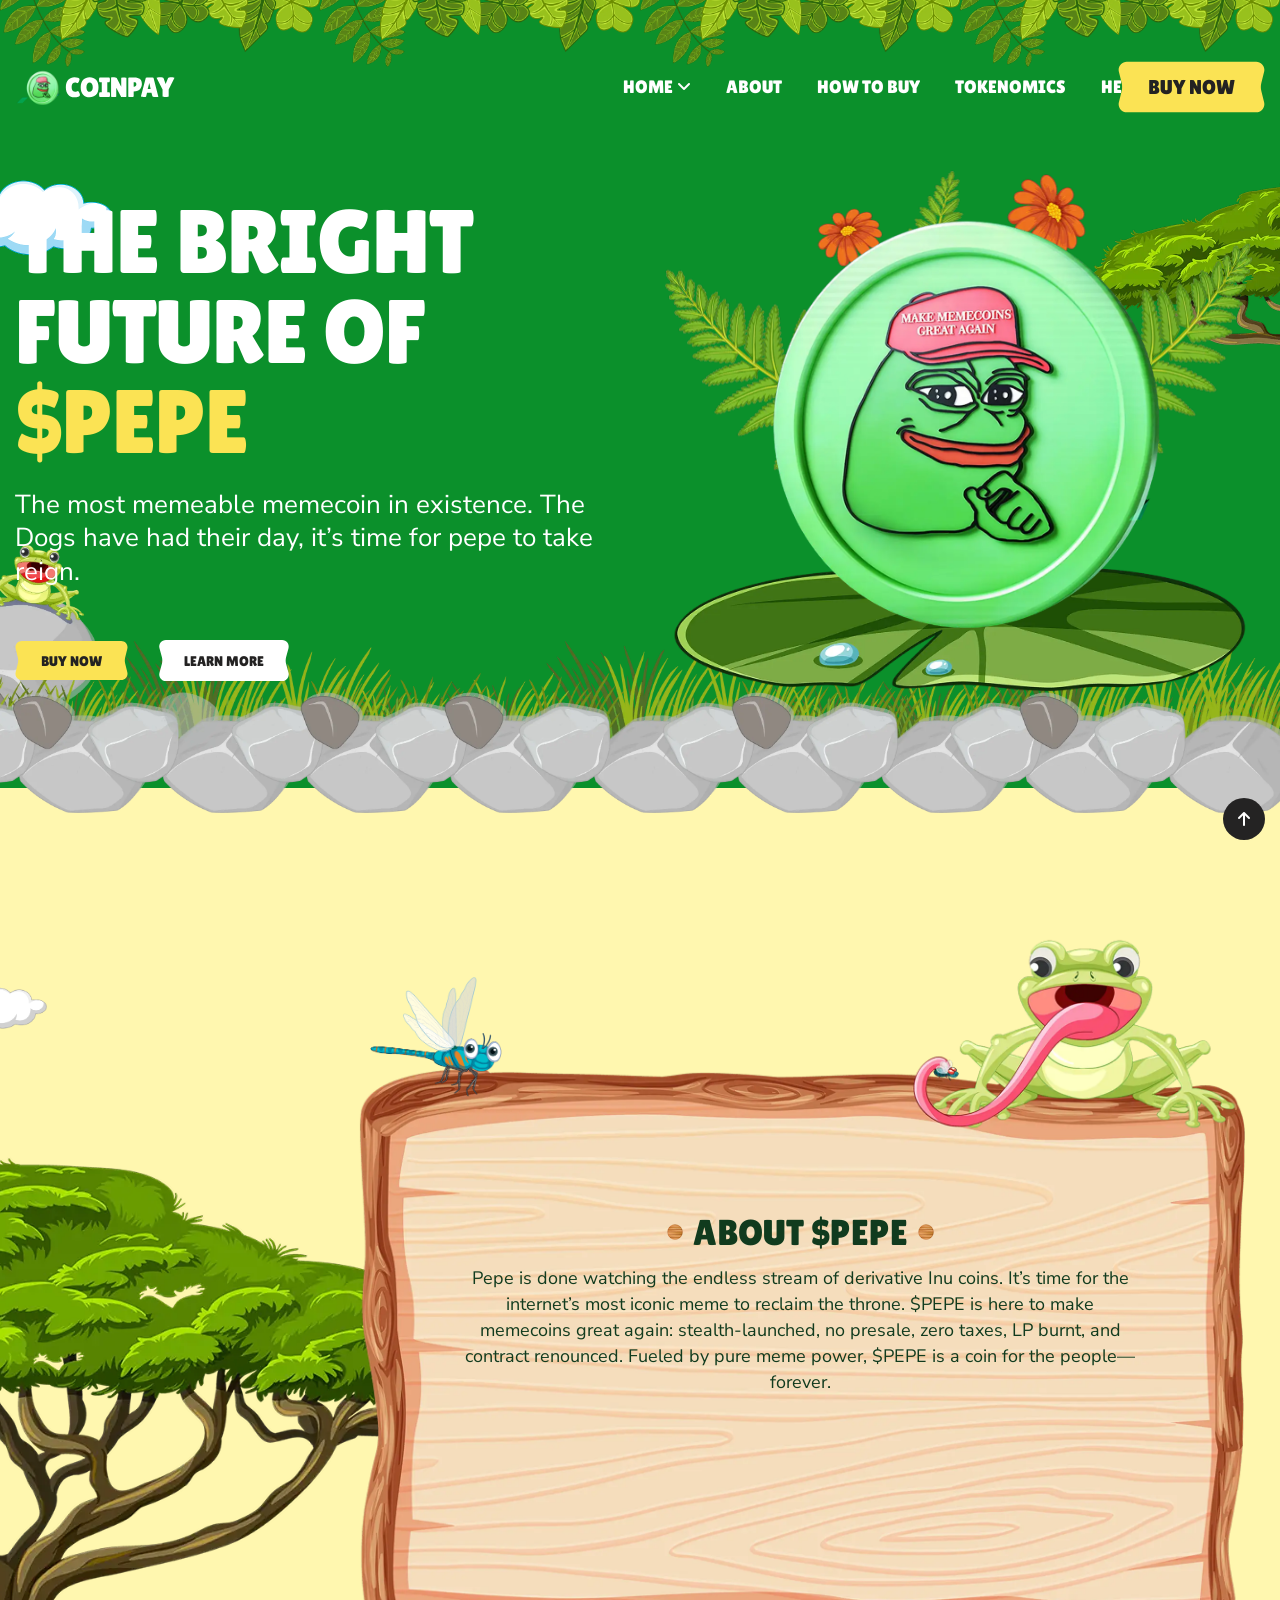
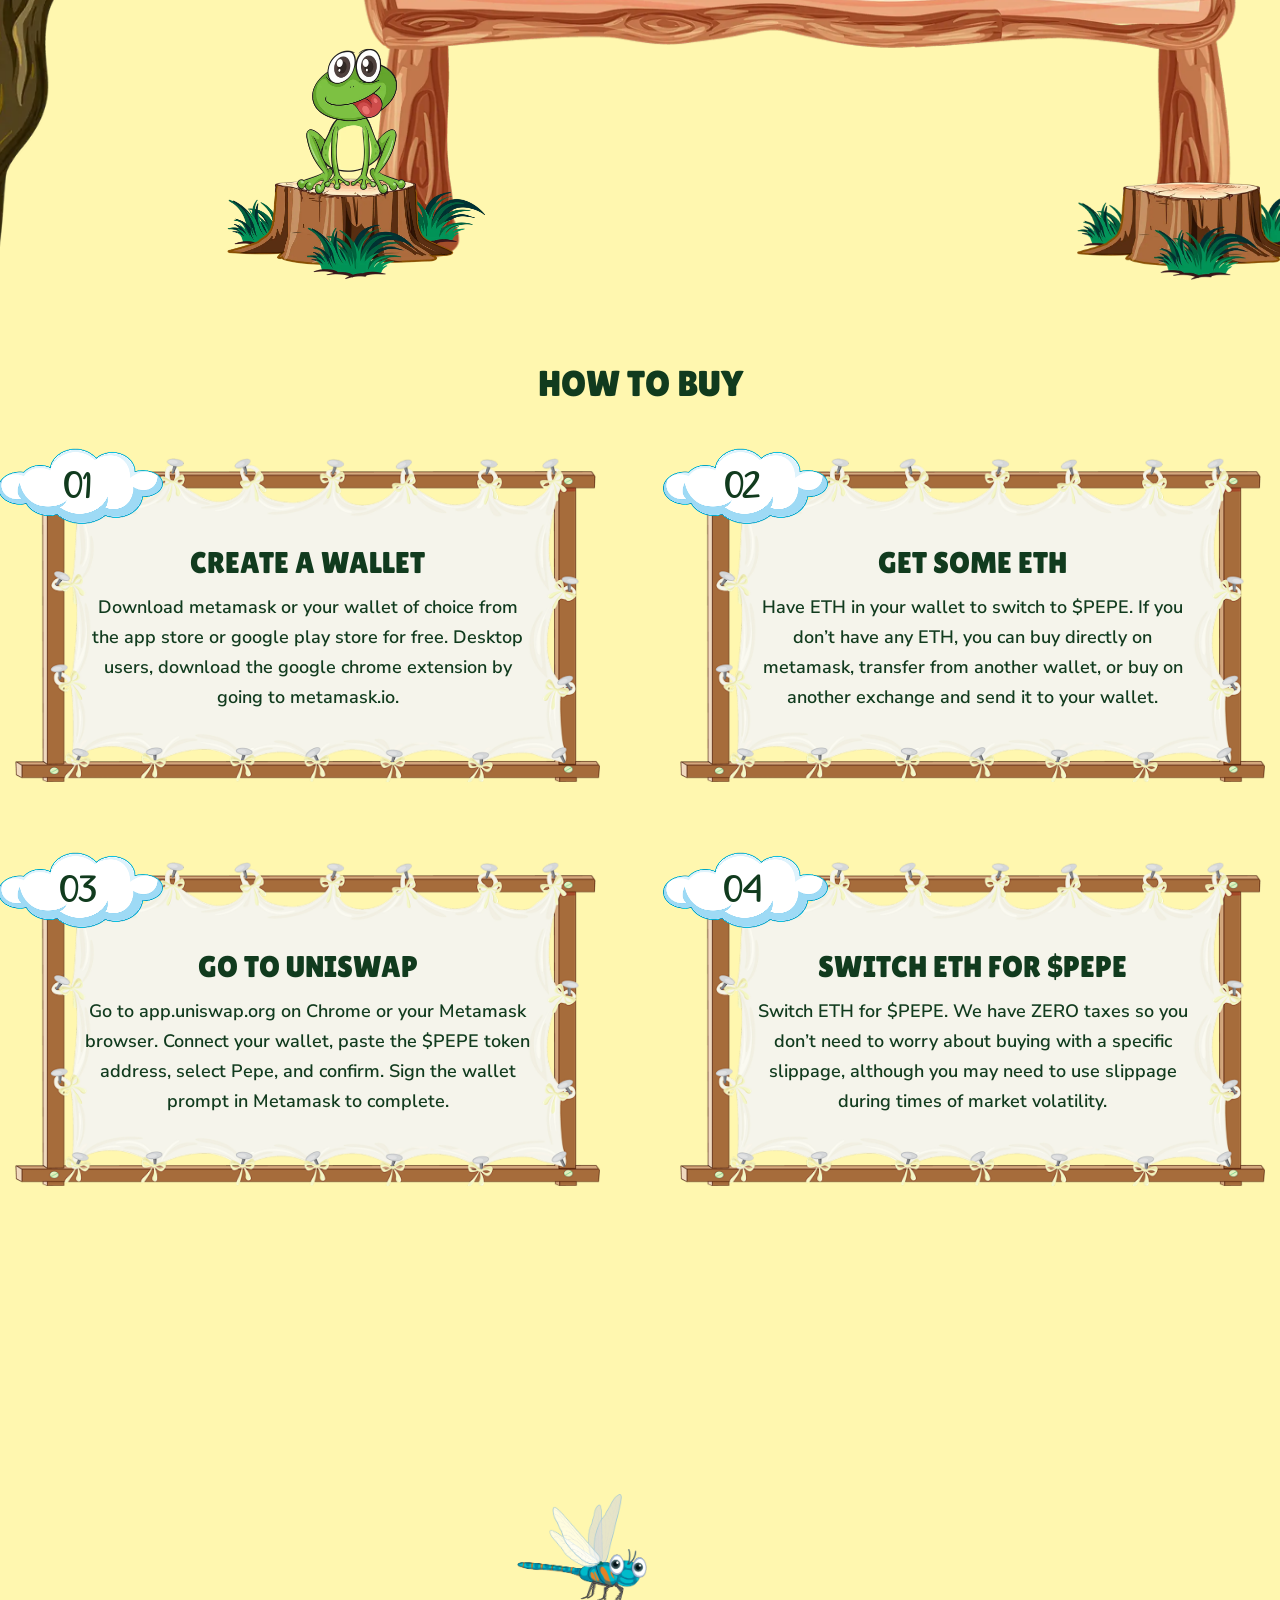
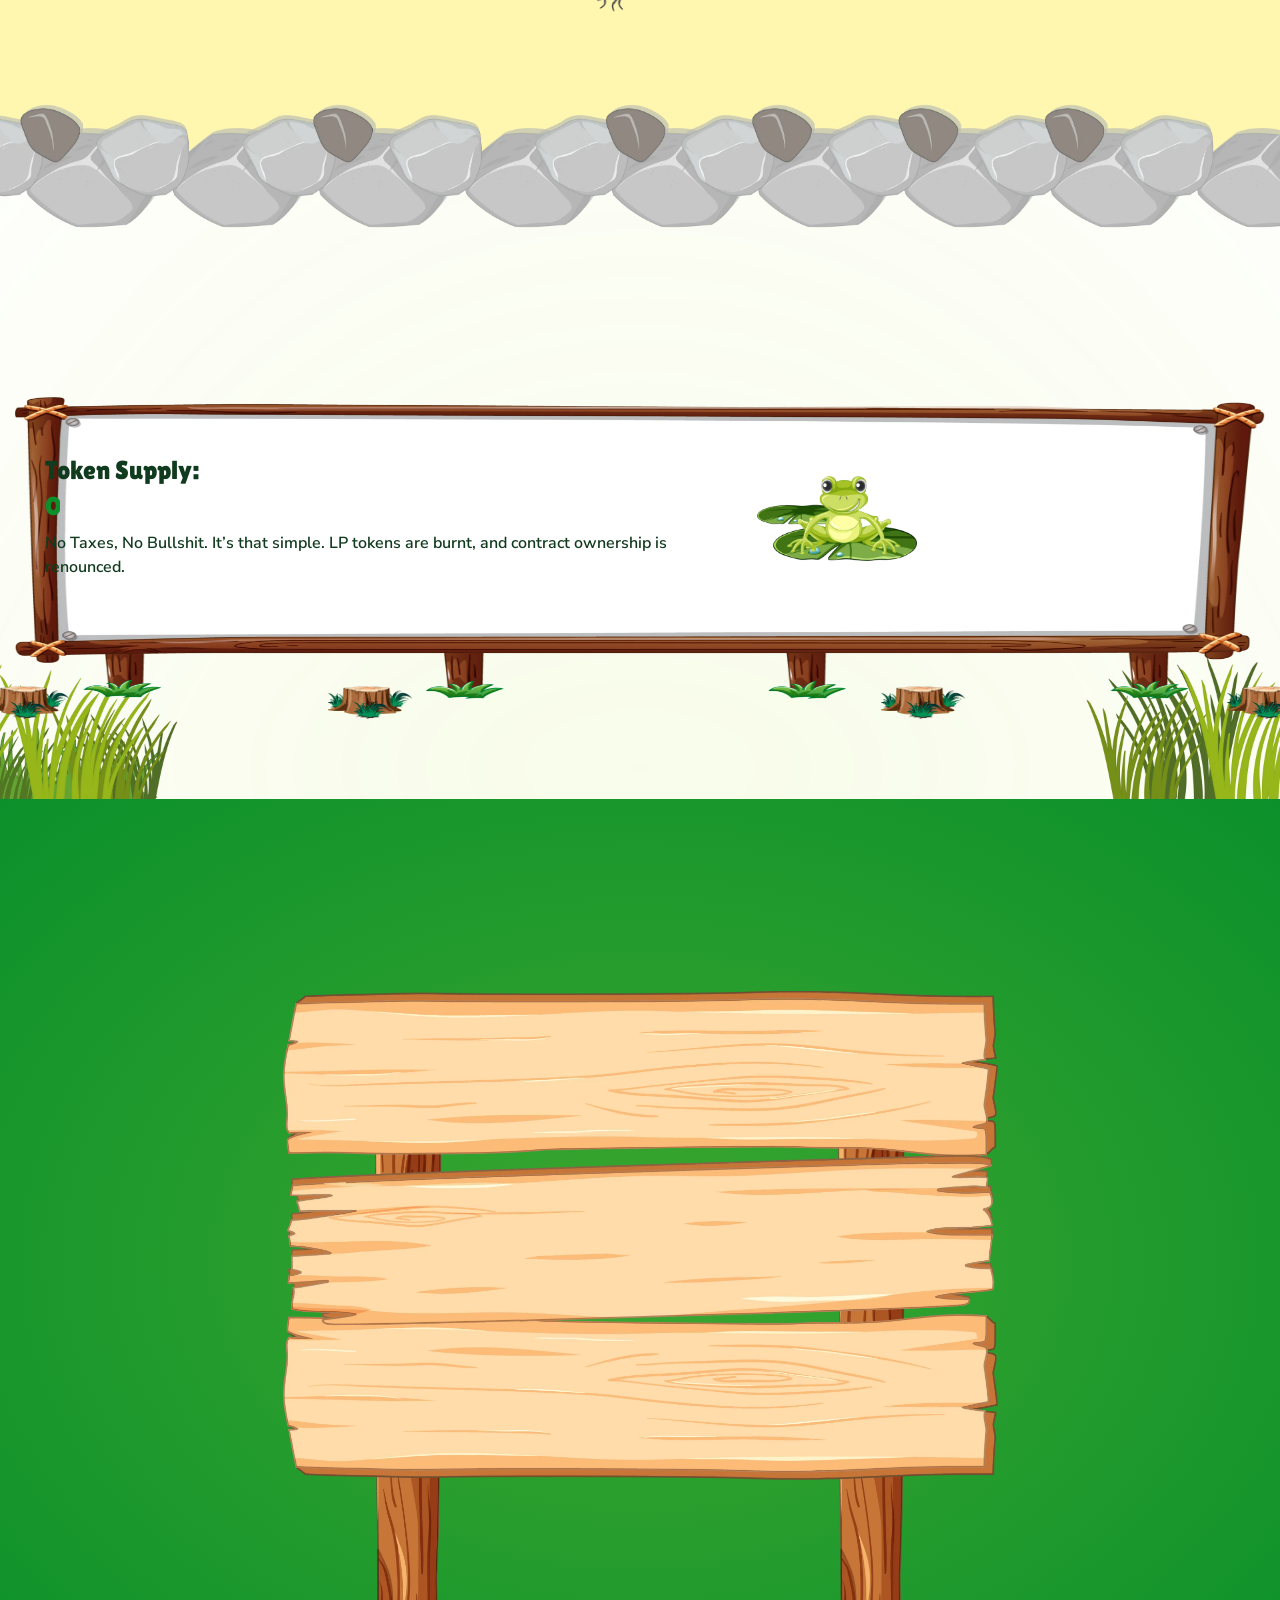
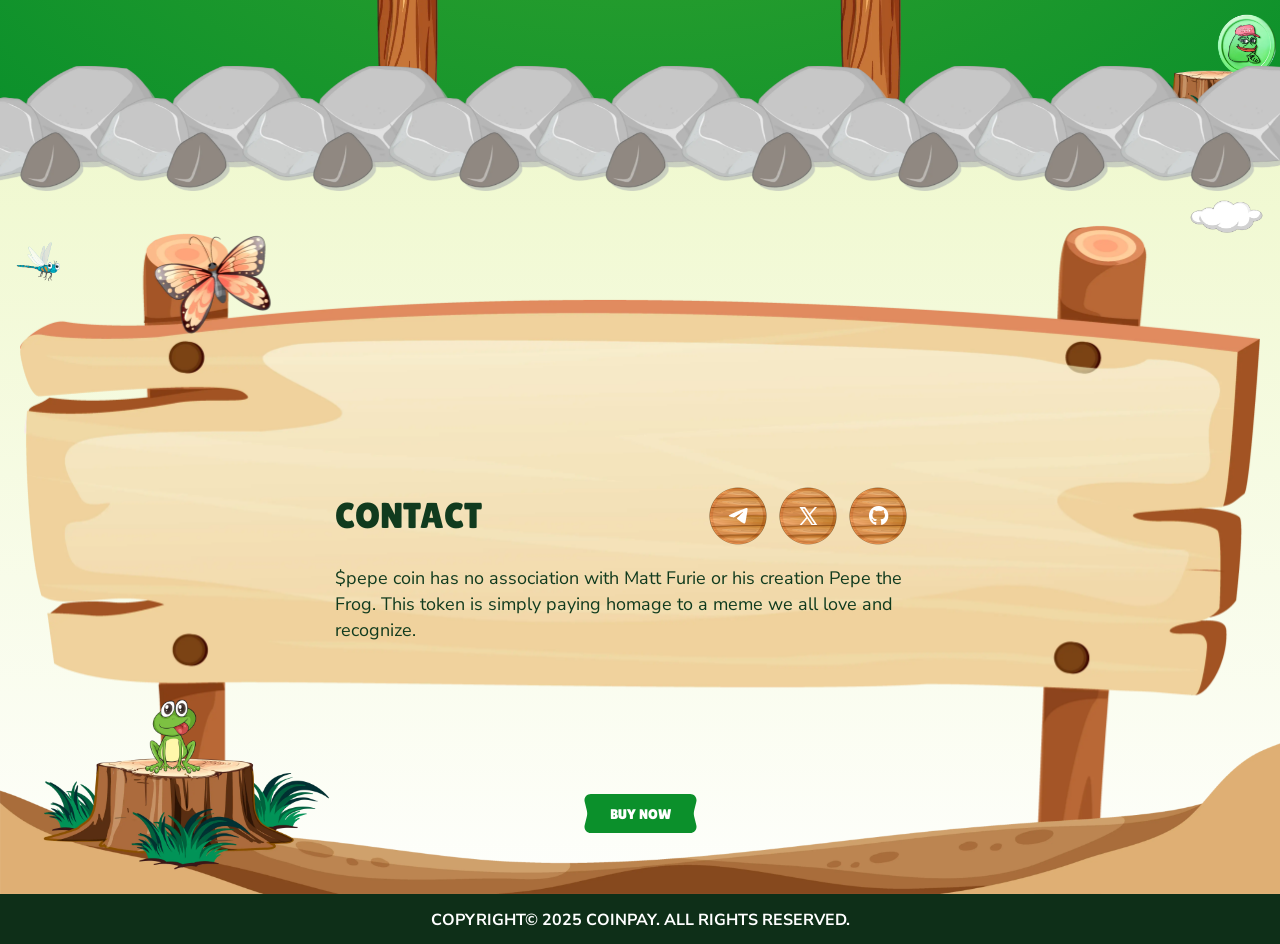
<file: index_pepecoin.html>
<!doctype html>
<html lang="en">

  <head>

  <meta charset="utf-8">
  <meta name="viewport" content="width=device-width, initial-scale=1, shrink-to-fit=no">
  <meta http-equiv="x-ua-compatible" content="ie=edge">
  <meta name="thumbnail" content="assets/images/ico_template_thumbnail.webp">
  <meta name="description" content="Ad Factory by La Neta — UGC and AI-powered video ads that scale your brand. 24 to 120 ad variations per month, delivered in 21 days">
  <meta name="keywords" content="UGC ads, AI video ads, performance creative, ecommerce ads, video advertising, content production, ad agency LATAM">
  <meta name="author" content="LaNetaMedia">

    <title>Pepecoin - Coinpay - Site Template</title>
    <link rel="shortcut icon" href="assets/images/site_logo/favicon_2.svg">

    <!-- Fraimwork - CSS Include -->
    <link rel="stylesheet" type="text/css" href="assets/css/bootstrap.min.css">

    <!-- Icon Font - CSS Include -->
    <link rel="stylesheet" type="text/css" href="assets/css/fontawesome.css">

    <!-- Animation - CSS Include -->
    <link rel="stylesheet" type="text/css" href="assets/css/cursor.css">
    <link rel="stylesheet" type="text/css" href="assets/css/animate.min.css">
    <link rel="stylesheet" type="text/css" href="assets/css/aos.css">

    <!-- Carousel - CSS Include -->
    <link rel="stylesheet" type="text/css" href="assets/css/swiper-bundle.min.css">

    <!-- Video & Image Popup - CSS Include -->
    <link rel="stylesheet" type="text/css" href="assets/css/magnific-popup.min.css">

    <!-- Counter - CSS Include -->
    <link rel="stylesheet" type="text/css" href="assets/css/odometer.min.css">

    <!-- Custom - CSS Include -->
    <link rel="stylesheet" type="text/css" href="assets/css/style.css">

  </head>


  <body class="index_pepecoin">

    <!-- Body Wrap - Start -->
    <div class="page_wrapper">

      <!-- Back To Top - Start -->
      <div class="backtotop">
        <a href="#" class="scroll">
          <i class="fa-solid fa-arrow-up"></i>
        </a>
      </div>
      <!-- Back To Top - End -->

      <!-- Preloader - Start -->
      <div id="preloader">
        <div class="line-1"></div> 
        <div class="line-2"></div> 
        <div class="line-3"></div> 
        <div class="line-4"></div> 
      </div>
      <!-- Preloader - End -->

      <!-- Site Header - Start
      ================================================== -->
      <header class="site_header header_pepecoin">
        <div class="nav_wrapper">
          <div class="container">
            <div class="row align-items-center">
              <div class="col-lg-3 col-5 d-flex align-items-center">
                <div class="site_logo">
                  <a class="site_link" href="index.html">
                    <img loading="lazy" src="assets/images/site_logo/site_logo_3.svg" alt="Pepecoin Site Logo">
                    <img loading="lazy" src="assets/images/site_logo/site_logo_4.svg" alt="Pepecoin Site Logo">
                  </a>
                </div>
              </div>
              <div class="col-lg-9 col-7 d-flex align-items-center justify-content-end">
                <nav class="main_menu navbar navbar-expand-lg">
                  <div class="main_menu_inner collapse navbar-collapse justify-content-center" id="main_menu_dropdown">
                    <ul class="main_menu_list unordered_list text-uppercase">
                      <li class="dropdown active">
                        <a class="nav-link" href="#" id="homes_submenu" role="button" data-bs-toggle="dropdown" aria-expanded="false">
                          <span class="nav_link_label" data-text="Home">Home</span>
                          <span class="nav_link_icon">
                            <i class="fa-solid fa-angle-down"></i>
                          </span>
                        </a>
                        <ul class="dropdown-menu" aria-labelledby="homes_submenu">
                          <li>
                            <a class="dropdown-item" href="index_ico.html">
                              <span class="nav_link_label">Coinpay ICO</span>
                            </a>
                          </li>
                          <li>
                            <a class="dropdown-item" href="index_memecoin.html">
                              <span class="nav_link_label">Memecoin</span>
                            </a>
                          </li>
                          <li class="active">
                            <a class="dropdown-item" href="index_pepecoin.html">
                              <span class="nav_link_label">Pepecoin</span>
                            </a>
                          </li>
                        </ul>
                      </li>
                      <li>
                        <a class="nav-link scrollspy_btn" href="#id_pepecoin_about_section">
                          <span class="nav_link_label" data-text="About">About</span>
                        </a>
                      </li>
                      <li>
                        <a class="nav-link scrollspy_btn" href="#id_pepecoin_feature_section">
                          <span class="nav_link_label" data-text="How to buy">How to buy</span>
                        </a>
                      </li>
                      <li>
                        <a class="nav-link scrollspy_btn" href="#id_pepecoin_tokenomics_section">
                          <span class="nav_link_label" data-text="Tokenomics">Tokenomics</span>
                        </a>
                      </li>
                      <li class="dropdown">
                        <a class="nav-link" href="#" id="help_submenu" role="button" data-bs-toggle="dropdown" aria-expanded="false">
                          <span class="nav_link_label" data-text="Help">Help</span>
                          <span class="nav_link_icon">
                            <i class="fa-solid fa-angle-down"></i>
                          </span>
                        </a>
                        <ul class="dropdown-menu" aria-labelledby="help_submenu">
                          <li>
                            <a class="dropdown-item scrollspy_btn" href="#id_pepecoin_roadmap_section">
                              <span class="nav_link_label">Roadmap</span>
                            </a>
                          </li>
                          <li class="dropdown">
                            <a class="dropdown-item" href="#" id="blog_submenu" role="button" data-bs-toggle="dropdown" aria-expanded="false">
                              <span class="nav_link_label" data-text="Blog">Blog</span>
                              <span class="nav_link_icon">
                                <i class="fa-solid fa-angle-right"></i>
                              </span>
                            </a>
                            <ul class="dropdown-menu" aria-labelledby="blog_submenu">
                              <li>
                                <a class="dropdown-item" href="blog.html">
                                  <span class="nav_link_label">Blogs</span>
                                </a>
                              </li>
                              <li>
                                <a class="dropdown-item" href="blog_details.html">
                                  <span class="nav_link_label">Blog Details</span>
                                </a>
                              </li>
                            </ul>
                          </li>
                          <li>
                            <a class="dropdown-item" href="contact.html">
                              <span class="nav_link_label">Help Center</span>
                            </a>
                          </li>
                          <li class="dropdown">
                            <a class="dropdown-item" href="#" id="register_submenu" role="button" data-bs-toggle="dropdown" aria-expanded="false">
                              <span class="nav_link_label" data-text="Blog">My Account</span>
                              <span class="nav_link_icon">
                                <i class="fa-solid fa-angle-right"></i>
                              </span>
                            </a>
                            <ul class="dropdown-menu" aria-labelledby="register_submenu">
                              <li>
                                <a class="dropdown-item" href="sign_in.html">
                                  <span class="nav_link_label">Sign In</span>
                                </a>
                              </li>
                              <li>
                                <a class="dropdown-item" href="sign_up.html">
                                  <span class="nav_link_label">Sign Up</span>
                                </a>
                              </li>
                            </ul>
                          </li>
                        </ul>
                      </li>
                    </ul>
                  </div>
                </nav>
                <ul class="btns_group unordered_list p-0 justify-content-end">
                  <li class="d-lg-none">
                    <button class="mobile_menu_btn text-white" type="button" data-bs-toggle="collapse" data-bs-target="#main_menu_dropdown" aria-expanded="false" aria-label="Toggle navigation">
                      <i class="far fa-bars"></i>
                    </button>
                  </li>
                  <li>
                    <a class="pepecoin_btn text-dark" href="#!">
                      <span class="btn_label">Buy Now</span>
                      <span class="btn_bg">
                        <svg viewBox="0 0 180 62" xmlns="http://www.w3.org/2000/svg">
                          <path d="M1.08526 12.4119C-0.482482 6.10381 4.29004 0 10.79 0H169.211C175.711 0 180.484 6.10384 178.916 12.4119L175.495 26.1761C174.708 29.3439 174.708 32.6561 175.495 35.8239L178.916 49.5881C180.484 55.8962 175.711 62 169.211 62H10.79C4.29004 62 -0.48248 55.8962 1.08526 49.5881L4.50607 35.8238C5.29333 32.6561 5.29333 29.3439 4.50607 26.1762L1.08526 12.4119Z" fill="#FBE354"/>
                        </svg>
                      </span>
                    </a>
                  </li>
                </ul>
              </div>
            </div>
          </div>
        </div>
      </header>
      <!-- Site Header - End
      ================================================== -->

      <!-- Main Body - Start
      ================================================== -->
      <main class="page_content">

        <!-- Hero Section - Start
        ================================================== -->
        <section class="pepecoin_hero_section section_decoration bg-primary">
          <div class="container">
            <div class="row align-items-center">
              <div class="col-lg-6">
                <h1 class="hero_title text-uppercase" data-aos="fade-up" data-aos-duration="800">
                  The Bright Future of <mark>$PEPE</mark>
                </h1>
                <p class="hero_description" data-aos="fade-up" data-aos-duration="800" data-aos-delay="100">
                  The most memeable memecoin in existence. The Dogs have had their day, it’s time for pepe to take reign.
                </p>
                <ul class="btns_group unordered_list p-0" data-aos="fade-up" data-aos-duration="800" data-aos-delay="200">
                  <li>
                    <a class="pepecoin_btn text-dark" href="#!">
                      <span class="btn_label">Buy Now</span>
                      <span class="btn_bg">
                        <svg viewBox="0 0 180 62" xmlns="http://www.w3.org/2000/svg">
                          <path d="M1.08526 12.4119C-0.482482 6.10381 4.29004 0 10.79 0H169.211C175.711 0 180.484 6.10384 178.916 12.4119L175.495 26.1761C174.708 29.3439 174.708 32.6561 175.495 35.8239L178.916 49.5881C180.484 55.8962 175.711 62 169.211 62H10.79C4.29004 62 -0.48248 55.8962 1.08526 49.5881L4.50607 35.8238C5.29333 32.6561 5.29333 29.3439 4.50607 26.1762L1.08526 12.4119Z" fill="#FBE354"/>
                        </svg>
                      </span>
                    </a>
                  </li>
                  <li>
                    <a class="pepecoin_btn text-dark" href="#!">
                      <span class="btn_label">Learn More</span>
                      <span class="btn_bg">
                        <svg viewBox="0 0 196 62" xmlns="http://www.w3.org/2000/svg">
                          <path d="M0.446196 12.6322C-1.28952 6.27057 3.49938 0 10.0936 0H185.906C192.5 0 197.289 6.27059 195.553 12.6322L191.978 25.7355C191.037 29.1822 191.037 32.8178 191.978 36.2645L195.553 49.3678C197.289 55.7294 192.5 62 185.906 62H10.0936C3.49938 62 -1.28952 55.7294 0.446193 49.3678L4.02134 36.2644C4.96171 32.8178 4.96172 29.1822 4.02134 25.7356L0.446196 12.6322Z" fill="#FFFFFF"/>
                        </svg>
                      </span>
                    </a>
                  </li>
                </ul>
              </div>
              <div class="col-lg-6">
                <div class="pepecoin_hero_image position-relative">
                  <div class="pepe_coin_image">
                    <img src="assets/images/shapes/shape_pepecoin_1.webp" alt="Pepe Coin Image">
                  </div>
                  <div class="hero_image_1">
                    <img src="assets/images/shapes/shape_leaf_3.webp" alt="leaf Image">
                  </div>
                  <div class="hero_image_2">
                    <img src="assets/images/shapes/shape_leaf_2.webp" alt="leaf Image">
                  </div>
                </div>
              </div>
            </div>
          </div>
          <div class="decoration_item shape_leaf_top">
            <img src="assets/images/shapes/shape_leaf_1.webp" alt="Leaf">
          </div>
          <div class="decoration_item shape_leaf_bottom">
            <img src="assets/images/shapes/shape_leaf_4.webp" alt="Leaf">
          </div>
          <div class="decoration_item shape_cloud">
            <img src="assets/images/shapes/shape_cloud_1.png" alt="Cloud">
          </div>
          <div class="decoration_item shape_tree">
            <img src="assets/images/shapes/shape_tree_1.webp" alt="Tree">
          </div>
        </section>
        <!-- Hero Section - End
        ================================================== -->

        <!-- About Section - Start
        ================================================== -->
        <section id="id_pepecoin_about_section" class="pepecoin_about_section section_space pb-0 section_decoration mt-lg-5">
          <div class="container">
            <div class="row justify-content-end">
              <div class="col-lg-9">
                <div class="pepecoin_about_content position-relative text-center">
                  <div class="pepecoin_heading_block">
                    <h2 class="heading_text text-uppercase" data-aos="fade-up" data-aos-duration="800">
                      <span class="shape_dot">
                        <img src="assets/images/shapes/shape_dot.png" alt="Dot">
                      </span>
                      About $Pepe
                      <span class="shape_dot">
                        <img src="assets/images/shapes/shape_dot.png" alt="Dot">
                      </span>
                    </h2>
                    <p class="heading_description mb-0" data-aos="fade-up" data-aos-duration="800" data-aos-delay="100">
                      Pepe is done watching the endless stream of derivative Inu coins. It’s time for the internet’s most iconic meme to reclaim the throne. $PEPE is here to make memecoins great again: stealth-launched, no presale, zero taxes, LP burnt, and contract renounced. Fueled by pure meme power, $PEPE is a coin for the people—forever.
                    </p>
                  </div>
                  <div class="shape_board_image">
                    <img src="assets/images/shapes/shape_sign_board.webp" alt="Board Image">
                  </div>
                  <div class="shape_dragonfly" data-aos="fade-right" data-aos-duration="800" data-aos-delay="100">
                    <img src="assets/images/shapes/shape_dragonfly.png" alt="Dragonfly">
                  </div>
                  <div class="shape_wood_1">
                    <img src="assets/images/shapes/shape_cartoon_9.webp" alt="Tree Wood">
                  </div>
                  <div class="shape_wood_2">
                    <img src="assets/images/shapes/shape_cartoon_10.webp" alt="Tree Wood">
                  </div>
                </div>
              </div>
            </div>
          </div>
          <div class="decoration_item shape_tree">
            <img src="assets/images/shapes/shape_tree_1.webp" alt="Tree">
          </div>
          <div class="decoration_item shape_cloud">
            <img src="assets/images/shapes/shape_cloud_2.png" alt="Cloud">
          </div>
        </section>
        <!-- About Section - End
        ================================================== -->

        <!-- Feature Section - Start
        ================================================== -->
        <section id="id_pepecoin_feature_section" class="pepecoin_feature_section section_space pb-0 z-2 section_decoration">
          <div class="container">
            <div class="pepecoin_heading_block text-center" data-aos="fade-up" data-aos-duration="800">
              <h2 class="heading_text text-uppercase mb-0">
                How To Buy
              </h2>
            </div>

            <div class="row">
              <div class="col-lg-6" data-aos="fade-up" data-aos-duration="800" data-aos-delay="100">
                <div class="pepecoin_feature_block" style="background-image: url('assets/images/shapes/pepecoin_feature_bg_image_1.webp');">
                  <div class="feature_serial_number" style="background-image: url('assets/images/shapes/shape_cloud_1.png');">
                    01
                  </div>
                  <div class="feature_info">
                    <h3 class="feature_title text-uppercase">Create a Wallet</h3>
                    <p class="mb-0">
                      Download metamask or your wallet of choice from the app store or google play store for free. Desktop users, download the google chrome extension by going to metamask.io.
                    </p>
                  </div>
                </div>
              </div>
              <div class="col-lg-6" data-aos="fade-up" data-aos-duration="800" data-aos-delay="200">
                <div class="pepecoin_feature_block" style="background-image: url('assets/images/shapes/pepecoin_feature_bg_image_1.webp');">
                  <div class="feature_serial_number" style="background-image: url('assets/images/shapes/shape_cloud_1.png');">
                    02
                  </div>
                  <div class="feature_info">
                    <h3 class="feature_title text-uppercase">Get Some ETH</h3>
                    <p class="mb-0">
                      Have ETH in your wallet to switch to $PEPE. If you don’t have any ETH, you can buy directly on metamask, transfer from another wallet, or buy on another exchange and send it to your wallet.
                    </p>
                  </div>
                </div>
              </div>
              <div class="col-lg-6" data-aos="fade-up" data-aos-duration="800" data-aos-delay="300">
                <div class="pepecoin_feature_block" style="background-image: url('assets/images/shapes/pepecoin_feature_bg_image_1.webp');">
                  <div class="feature_serial_number" style="background-image: url('assets/images/shapes/shape_cloud_1.png');">
                    03
                  </div>
                  <div class="feature_info">
                    <h3 class="feature_title text-uppercase">Go to Uniswap</h3>
                    <p class="mb-0">
                      Go to app.uniswap.org on Chrome or your Metamask browser. Connect your wallet, paste the $PEPE token address, select Pepe, and confirm. Sign the wallet prompt in Metamask to complete.
                    </p>
                  </div>
                </div>
              </div>
              <div class="col-lg-6" data-aos="fade-up" data-aos-duration="800" data-aos-delay="400">
                <div class="pepecoin_feature_block" style="background-image: url('assets/images/shapes/pepecoin_feature_bg_image_1.webp');">
                  <div class="feature_serial_number" style="background-image: url('assets/images/shapes/shape_cloud_1.png');">
                    04
                  </div>
                  <div class="feature_info">
                    <h3 class="feature_title text-uppercase">Switch ETH for $PEPE</h3>
                    <p class="mb-0">
                      Switch ETH for $PEPE. We have ZERO taxes so you don’t need to worry about buying with a specific slippage, although you may need to use slippage during times of market volatility.
                    </p>
                  </div>
                </div>
              </div>
            </div>

            <div class="btns_group pb-0 mt-4 justify-content-center" data-aos="fade-up" data-aos-duration="800" data-aos-delay="500">
              <a class="pepecoin_btn text-white" href="#!">
                <span class="btn_label">Buy Now</span>
                <span class="btn_bg">
                  <svg viewBox="0 0 180 62" xmlns="http://www.w3.org/2000/svg">
                    <path d="M1.08526 12.4119C-0.482482 6.10381 4.29004 0 10.79 0H169.211C175.711 0 180.484 6.10384 178.916 12.4119L175.495 26.1761C174.708 29.3439 174.708 32.6561 175.495 35.8239L178.916 49.5881C180.484 55.8962 175.711 62 169.211 62H10.79C4.29004 62 -0.48248 55.8962 1.08526 49.5881L4.50607 35.8238C5.29333 32.6561 5.29333 29.3439 4.50607 26.1762L1.08526 12.4119Z" fill="#0B902B"></path>
                  </svg>
                </span>
              </a>
            </div>
          </div>
          <div class="shape_tree text-end" data-aos="fade-left" data-aos-duration="800" data-aos-delay="100">
            <img src="assets/images/shapes/shape_tree_1.webp" alt="Tree">
          </div>
          <div class="decoration_item shape_stone">
            <img src="assets/images/shapes/shape_stone_1.webp" alt="Stone">
          </div>
          <div class="decoration_item shape_dragonfly">
            <img src="assets/images/shapes/shape_dragonfly.png" alt="Dragonfly">
          </div>
          <div class="decoration_item shape_frog" data-aos="fade-right" data-aos-duration="800" data-aos-delay="100">
            <img src="assets/images/shapes/shape_cartoon_11.webp" alt="Frog">
          </div>
        </section>
        <!-- Feature Section - End
        ================================================== -->

        <!-- Tokenomics Section - Start
        ================================================== -->
        <section id="id_pepecoin_tokenomics_section" class="pepecoin_tokenomics_section section_space section_decoration bg-white overflow-hidden">
          <div class="container">
            <div class="pepecoin_heading_block text-center mt-lg-5" data-aos="fade-up" data-aos-duration="800">
              <h2 class="heading_text text-uppercase mb-0">
                Tokenomics
              </h2>
            </div>

            <div class="pepecoin_token_supply" style="background-image: url('assets/images/shapes/shape_sign_board_2.webp');">
              <div class="row align-items-center">
                <div class="col-lg-7">
                  <h3 class="heading_text">
                    Token Supply:
                  </h3>
                  <div class="token_supply_value">
                    <span class="odometer text-primary" data-count="420690000000000">0</span>
                  </div>
                  <p class="mb-0">
                    No Taxes, No Bullshit. It’s that simple. LP tokens are burnt, and contract ownership is renounced.
                  </p>
                </div>
                <div class="col-lg-5">
                  <div class="image_block">
                    <img src="assets/images/shapes/shape_cartoon_12.webp" alt="Frog Image">
                  </div>
                </div>
              </div>
              <div class="shape_tree_wood_1">
                <img src="assets/images/shapes/shape_cartoon_9.webp" alt="Tree Wood">
              </div>
              <div class="shape_tree_wood_2">
                <img src="assets/images/shapes/shape_cartoon_9.webp" alt="Tree Wood">
              </div>
              <div class="shape_tree_wood_3">
                <img src="assets/images/shapes/shape_cartoon_9.webp" alt="Tree Wood">
              </div>
              <div class="shape_tree_wood_4">
                <img src="assets/images/shapes/shape_cartoon_9.webp" alt="Tree Wood">
              </div>
            </div>
          </div>
          <div class="decoration_item shape_shadow">
            <img src="assets/images/shapes/shape_circle_9.svg" alt="Shadow">
          </div>
          <div class="decoration_item shape_grash">
            <img src="assets/images/shapes/shape_grash_1.webp" alt="Grash">
          </div>
        </section>
        <!-- Tokenomics Section - End
        ================================================== -->

        <!-- Pepecoin Roadmap Section - Start
        ================================================== -->
        <section id="id_pepecoin_roadmap_section" class="pepecoin_roadmap_section section_space pb-0 section_decoration">
          <div class="container">
            <div class="pepecoin_heading_block text-center" data-aos="fade-up" data-aos-duration="800">
              <h2 class="heading_text text-uppercase mb-0 text-white">
                Roadmap
              </h2>
            </div>

            <div class="row justify-content-center">
              <div class="col-lg-7 position-relative">
                <ul class="pepecoin_roadmap_list unordered_list_block text-center text-uppercase">
                  <li data-aos="fade-right" data-aos-duration="800" data-aos-delay="100">Phase 1: Meme</li>
                  <li data-aos="fade-left" data-aos-duration="800" data-aos-delay="200">Phase 2: Vibe and HODL</li>
                  <li data-aos="fade-right" data-aos-duration="800" data-aos-delay="300">Phase 3: Meme Takeover</li>
                </ul>
                <div class="pepecoin_roadmap_image">
                  <img src="assets/images/shapes/shape_sign_board_3.webp" alt="Board">
                </div>
              </div>
            </div>
          </div>
          <div class="decoration_item shape_tree" data-aos="fade-right" data-aos-duration="800" data-aos-delay="200">
            <img src="assets/images/shapes/shape_tree_1.webp" alt="Tree">
          </div>
          <div class="decoration_item shape_stone">
            <img src="assets/images/shapes/shape_stone_2.webp" alt="Stone">
          </div>
          <div class="decoration_item shape_cartoon_1" data-aos="fade-right" data-aos-duration="800">
            <img src="assets/images/shapes/shape_cartoon_13.webp" alt="Stone">
          </div>
          <div class="decoration_item shape_tree_wood">
            <img src="assets/images/shapes/shape_cartoon_9.webp" alt="Tree Wood">
          </div>
          <div class="decoration_item pepe_coin_image">
            <img src="assets/images/shapes/shape_pepecoin_1.webp" alt="Pepe Coin Image">
          </div>
        </section>
        <!-- Pepecoin Roadmap Section - End
        ================================================== -->

      </main>
      <!-- Main Body - End
      ================================================== -->

      <!-- Site Footer - Start
      ================================================== -->
      <footer class="pepecoin_site_footer">
        <div class="container position-relative z-2">
          <div class="row justify-content-center">
            <div class="col-lg-6">
              <div class="pepecoin_heading_block">
                <div class="row align-items-center mb-1">
                  <div class="col-lg-7">
                    <h2 class="heading_text text-uppercase mb-0">
                      Contact
                    </h2>
                  </div>
                  <div class="col-lg-5">
                    <ul class="social_block style_3 unordered_list">
                      <li>
                        <a href="#!" style="background-image: url('assets/images/shapes/shape_dot.png');">
                          <svg viewBox="0 0 20 16" xmlns="http://www.w3.org/2000/svg">
                            <path d="M12.1817 2.34636C10.5036 3.04236 7.14877 4.48456 2.11879 6.67146C1.30201 6.99576 0.873436 7.31296 0.834656 7.62286C0.768491 8.14806 1.42705 8.35476 2.32148 8.63456C2.44372 8.67336 2.57025 8.71206 2.69969 8.75516C3.58123 9.04066 4.76611 9.37506 5.38149 9.38796C5.9409 9.39946 6.56497 9.16986 7.25381 8.69916C11.9531 5.53206 14.379 3.93206 14.5314 3.89756C14.6393 3.87316 14.7888 3.84166 14.8894 3.93206C14.9901 4.02106 14.9801 4.19036 14.97 4.23626C14.9038 4.51326 12.3241 6.90826 10.9868 8.14806C10.5698 8.53416 10.2749 8.80826 10.2146 8.87136C10.0794 9.01056 9.94141 9.14396 9.80908 9.27176C8.98941 10.0581 8.37683 10.6494 9.84356 11.6137C10.5482 12.0772 11.1119 12.4604 11.6741 12.8421C12.2882 13.2597 12.9008 13.6758 13.6945 14.1953C13.8959 14.3273 14.0886 14.4636 14.2769 14.5971C14.9916 15.1065 15.6343 15.5628 16.4281 15.4911C16.8883 15.448 17.3656 15.0161 17.6072 13.726C18.1781 10.6752 19.3026 4.06836 19.5629 1.34476C19.5788 1.11856 19.5691 0.891358 19.5341 0.667358C19.5132 0.486458 19.425 0.320058 19.2868 0.201058C19.0812 0.0331581 18.7619 -0.002742 18.6182 0.000158001C17.9696 0.011558 16.9746 0.357458 12.1817 2.34636Z"></path>
                          </svg>
                        </a>
                      </li>
                      <li>
                        <a href="#!" style="background-image: url('assets/images/shapes/shape_dot.png');">
                          <svg viewBox="0 0 15 14" xmlns="http://www.w3.org/2000/svg">
                            <path d="M14.7876 14L9.31558 5.8405L9.32498 5.8482L14.2588 0H12.6101L8.59076 4.76L5.39902 0H1.07488L6.18362 7.6179L0.794922 14H2.44366L6.91214 8.7042L10.4635 14H14.7876ZM4.74576 1.2727L12.4234 12.7273H11.1168L3.43295 1.2727H4.74576Z"></path>
                          </svg>
                        </a>
                      </li>
                      <li>
                        <a href="#!" style="background-image: url('assets/images/shapes/shape_dot.png');">
                          <i class="fa-brands fa-github"></i>
                        </a>
                      </li>
                    </ul>
                  </div>
                </div>
                <p class="heading_description mb-0">
                  $pepe coin has no association with Matt Furie or his creation Pepe the Frog. This token is simply paying homage to a meme we all love and recognize.
                </p>
              </div>
              <div class="btns_group p-0 justify-content-center position-relative z-2">
                <a class="pepecoin_btn text-white" href="#!">
                  <span class="btn_label">Buy Now</span>
                  <span class="btn_bg">
                    <svg viewBox="0 0 180 62" xmlns="http://www.w3.org/2000/svg">
                      <path d="M1.08526 12.4119C-0.482482 6.10381 4.29004 0 10.79 0H169.211C175.711 0 180.484 6.10384 178.916 12.4119L175.495 26.1761C174.708 29.3439 174.708 32.6561 175.495 35.8239L178.916 49.5881C180.484 55.8962 175.711 62 169.211 62H10.79C4.29004 62 -0.48248 55.8962 1.08526 49.5881L4.50607 35.8238C5.29333 32.6561 5.29333 29.3439 4.50607 26.1762L1.08526 12.4119Z" fill="#0B902B"></path>
                    </svg>
                  </span>
                </a>
              </div>
            </div>
          </div>
        </div>
        <div class="shape_sign_board">
          <img src="assets/images/shapes/shape_sign_board_4.webp" alt="Sign Board">
        </div>
        <div class="shape_ground">
          <img src="assets/images/shapes/shape_send_ground.webp" alt="Ground Shape">
        </div>
        <div class="shape_dragonfly">
          <img src="assets/images/shapes/shape_dragonfly.png" alt="Dragonfly">
        </div>
        <div class="shape_tree" data-aos="fade-left" data-aos-duration="800" data-aos-delay="100">
          <img src="assets/images/shapes/shape_tree_1.webp" alt="Tree">
        </div>
        <div class="shape_cloud">
          <img src="assets/images/shapes/shape_cloud_2.png" alt="Cloud">
        </div>
        <div class="footer_bottom text-center">
          <p class="copyright_text m-0 text-uppercase text-white">
            Copyright© 2025 Coinpay. All rights reserved.
          </p>
        </div>
      </footer>
      <!-- Site Footer - End
      ================================================== -->

    </div>
    <!-- Body Wrap - End -->

    <!-- Fraimwork - Jquery Include -->
    <script src="assets/js/jquery.min.js"></script>
    <script src="assets/js/popper.min.js"></script>
    <script src="assets/js/bootstrap.min.js"></script>
    <script src="assets/js/bootstrap-dropdown-ml-hack.min.js"></script>

    <!-- Animation - jquery include -->
    <script src="assets/js/cursor.js"></script>
    <script src="assets/js/gsap.js"></script>
    <script src="assets/js/gsap-scroll-trigger.js"></script>
    <script src="assets/js/gsap-split-text.js"></script>
    <script src="assets/js/smooth-scroll.js"></script>
    <script src="assets/js/aos.js"></script>

    <!-- Countdown Timer - jquery include -->
    <script src="assets/js/countdown.js"></script>

    <!-- Carousel - Jquery Include -->
    <script src="assets/js/swiper-bundle.min.js"></script>

    <!-- Video & Image Popup - Jquery Include -->
    <script src="assets/js/magnific-popup.min.js"></script>
    
    <!-- Counter - Jquery Include -->
    <script src="assets/js/appear.min.js"></script>
    <script src="assets/js/odometer.min.js"></script>

    <!-- Custom - Jquery Include -->
    <script src="assets/js/main.js"></script>

  </body>
</html>
</file>
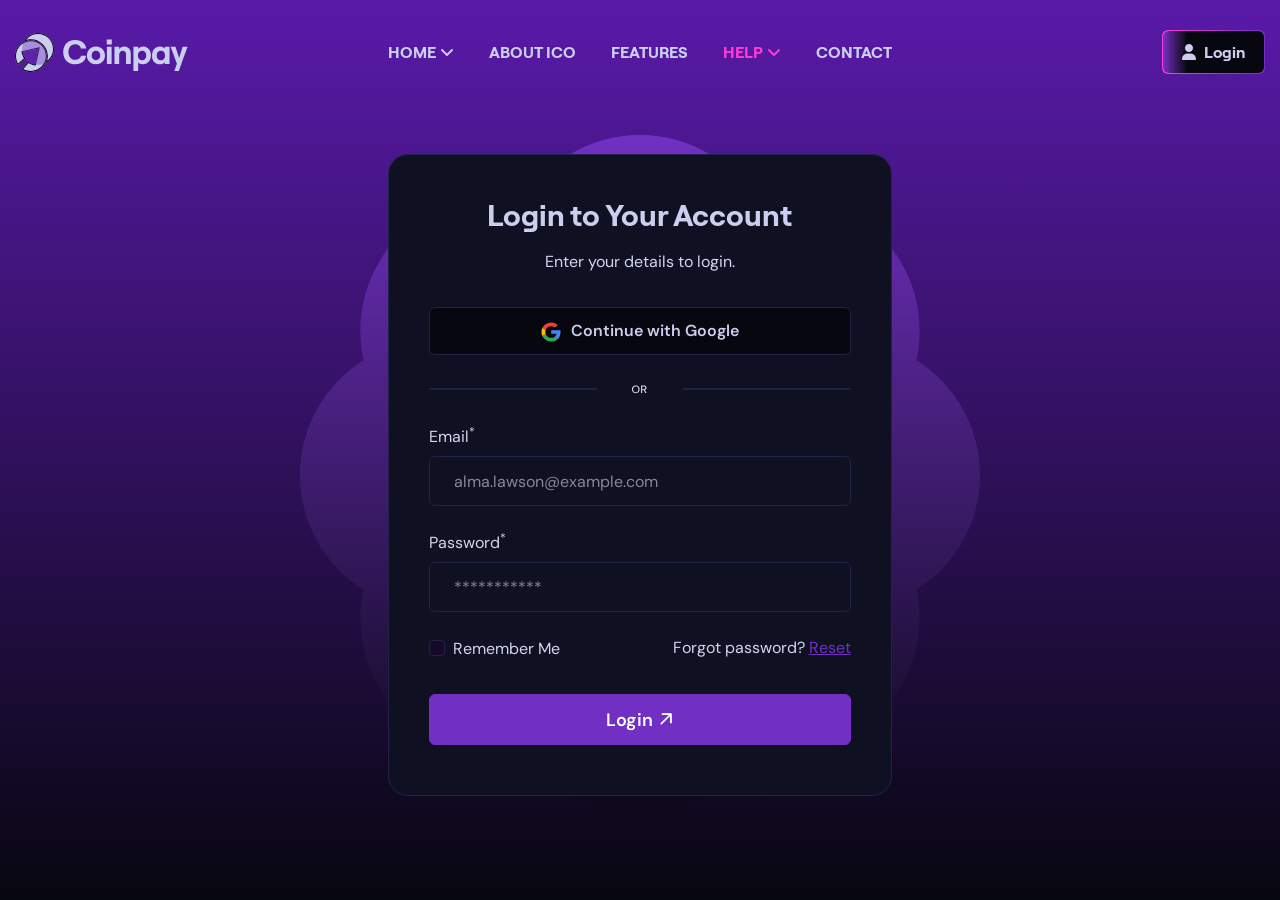
<file: sign_in.html>
<!doctype html>
<html lang="en">

  <head>

  <meta charset="utf-8">
  <meta name="viewport" content="width=device-width, initial-scale=1, shrink-to-fit=no">
  <meta http-equiv="x-ua-compatible" content="ie=edge">
  <meta name="thumbnail" content="assets/images/ico_template_thumbnail.webp">
  <meta name="description" content="Ad Factory by La Neta — UGC and AI-powered video ads that scale your brand. 24 to 120 ad variations per month, delivered in 21 days">
  <meta name="keywords" content="UGC ads, AI video ads, performance creative, ecommerce ads, video advertising, content production, ad agency LATAM">
  <meta name="author" content="LaNetaMedia">

    <title>Login - Coinpay - Site Template</title>
    <link rel="shortcut icon" href="assets/images/site_logo/favicon_1.svg">

    <!-- Fraimwork - CSS Include -->
    <link rel="stylesheet" type="text/css" href="assets/css/bootstrap.min.css">

    <!-- Icon Font - CSS Include -->
    <link rel="stylesheet" type="text/css" href="assets/css/fontawesome.css">

    <!-- Animation - CSS Include -->
    <link rel="stylesheet" type="text/css" href="assets/css/cursor.css">
    <link rel="stylesheet" type="text/css" href="assets/css/animate.min.css">
    <link rel="stylesheet" type="text/css" href="assets/css/aos.css">

    <!-- Carousel - CSS Include -->
    <link rel="stylesheet" type="text/css" href="assets/css/swiper-bundle.min.css">

    <!-- Video & Image Popup - CSS Include -->
    <link rel="stylesheet" type="text/css" href="assets/css/magnific-popup.min.css">

    <!-- Counter - CSS Include -->
    <link rel="stylesheet" type="text/css" href="assets/css/odometer.min.css">

    <!-- Custom - CSS Include -->
    <link rel="stylesheet" type="text/css" href="assets/css/style.css">

  </head>


  <body class="index_ico">

    <!-- Body Wrap - Start -->
    <div class="page_wrapper">

      <!-- Preloader - Start -->
      <div id="preloader">
        <div class="line-1"></div> 
        <div class="line-2"></div> 
        <div class="line-3"></div> 
        <div class="line-4"></div> 
      </div>
      <!-- Preloader - End -->

      <!-- Site Header - Start
      ================================================== -->
      <header class="site_header">
        <div class="nav_wrapper">
          <div class="container">
            <div class="row align-items-center">
              <div class="col-lg-3 col-5 d-flex align-items-center">
                <div class="site_logo">
                  <a class="site_link" href="index.html">
                    <img loading="lazy" src="assets/images/site_logo/site_logo_1.svg" alt="ICO Site Logo">
                  </a>
                </div>
              </div>
              <div class="col-lg-6 col-2">
                <nav class="main_menu navbar navbar-expand-lg">
                  <div class="main_menu_inner collapse navbar-collapse justify-content-center" id="main_menu_dropdown">
                    <ul class="main_menu_list unordered_list text-uppercase">
                      <li class="dropdown">
                        <a class="nav-link" href="#" id="homes_submenu" role="button" data-bs-toggle="dropdown" aria-expanded="false">
                          <span class="nav_link_label" data-text="Home">Home</span>
                          <span class="nav_link_icon">
                            <i class="fa-solid fa-angle-down"></i>
                          </span>
                        </a>
                        <ul class="dropdown-menu" aria-labelledby="homes_submenu">
                          <li>
                            <a class="dropdown-item" href="index_ico.html">
                              <span class="nav_link_label">Coinpay ICO</span>
                            </a>
                          </li>
                          <li>
                            <a class="dropdown-item" href="index_memecoin.html">
                              <span class="nav_link_label">Memecoin</span>
                            </a>
                          </li>
                          <li>
                            <a class="dropdown-item" href="index_pepecoin.html">
                              <span class="nav_link_label">Pepecoin</span>
                            </a>
                          </li>
                        </ul>
                      </li>
                      <li>
                        <a class="nav-link scrollspy_btn" href="#id_ico_about_section">
                          <span class="nav_link_label" data-text="About ICO">About ICO</span>
                        </a>
                      </li>
                      <li>
                        <a class="nav-link scrollspy_btn" href="#id_ico_service_section">
                          <span class="nav_link_label" data-text="Features">Features</span>
                        </a>
                      </li>
                      <li class="dropdown active">
                        <a class="nav-link" href="#" id="help_submenu" role="button" data-bs-toggle="dropdown" aria-expanded="false">
                          <span class="nav_link_label" data-text="Help">Help</span>
                          <span class="nav_link_icon">
                            <i class="fa-solid fa-angle-down"></i>
                          </span>
                        </a>
                        <ul class="dropdown-menu" aria-labelledby="help_submenu">
                          <li>
                            <a class="dropdown-item scrollspy_btn" href="#id_ico_roadmap_section">
                              <span class="nav_link_label">Roadmap</span>
                            </a>
                          </li>
                          <li class="dropdown">
                            <a class="dropdown-item" href="#" id="blog_submenu" role="button" data-bs-toggle="dropdown" aria-expanded="false">
                              <span class="nav_link_label" data-text="Blog">Blog</span>
                              <span class="nav_link_icon">
                                <i class="fa-solid fa-angle-right"></i>
                              </span>
                            </a>
                            <ul class="dropdown-menu" aria-labelledby="blog_submenu">
                              <li>
                                <a class="dropdown-item" href="blog.html">
                                  <span class="nav_link_label">Blogs</span>
                                </a>
                              </li>
                              <li>
                                <a class="dropdown-item" href="blog_details.html">
                                  <span class="nav_link_label">Blog Details</span>
                                </a>
                              </li>
                            </ul>
                          </li>
                          <li>
                            <a class="dropdown-item" href="contact.html">
                              <span class="nav_link_label">Help Center</span>
                            </a>
                          </li>
                          <li class="dropdown active">
                            <a class="dropdown-item" href="#" id="register_submenu" role="button" data-bs-toggle="dropdown" aria-expanded="false">
                              <span class="nav_link_label" data-text="Blog">My Account</span>
                              <span class="nav_link_icon">
                                <i class="fa-solid fa-angle-right"></i>
                              </span>
                            </a>
                            <ul class="dropdown-menu" aria-labelledby="register_submenu">
                              <li class="active">
                                <a class="dropdown-item" href="sign_in.html">
                                  <span class="nav_link_label">Sign In</span>
                                </a>
                              </li>
                              <li>
                                <a class="dropdown-item" href="sign_up.html">
                                  <span class="nav_link_label">Sign Up</span>
                                </a>
                              </li>
                            </ul>
                          </li>
                        </ul>
                      </li>
                      <li>
                        <a class="nav-link" href="contact.html">
                          <span class="nav_link_label" data-text="Contact">Contact</span>
                        </a>
                      </li>
                    </ul>
                  </div>
                </nav>
              </div>
              <div class="col-lg-3 col-5">
                <ul class="btns_group unordered_list p-0 justify-content-end">
                  <li class="d-lg-none">
                    <button class="mobile_menu_btn" type="button" data-bs-toggle="collapse" data-bs-target="#main_menu_dropdown" aria-expanded="false" aria-label="Toggle navigation">
                      <i class="far fa-bars"></i>
                    </button>
                  </li>
                  <li>
                    <a class="ico_btn_outline" href="sign_in.html">
                      <span class="btn_icon">
                        <i class="fa-solid fa-user"></i>
                      </span>
                      <span class="btn_label">Login</span>
                    </a>
                  </li>
                </ul>
              </div>
            </div>
          </div>
        </div>
      </header>
      <!-- Site Header - End
      ================================================== -->

      <!-- Main Body - Start
      ================================================== -->
      <main class="page_content">

        <!-- Register Section - Start
        ================================================== -->
        <section class="register_section section_decoration">
          <div class="container">
            <div class="row justify-content-center">
              <div class="col-lg-5 position-relative">
                <div class="register_form">
                  <h1 class="heading_text text-center">Login to Your Account</h1>
                  <p class="text-center">Enter your details to login.</p>
                  <a class="btn_login_google" href="#!">
                    <span class="icon">
                      <img src="assets/icons/icon_google.svg" alt="Google Icon">
                    </span>
                    <span class="label">Continue with Google</span>
                  </a>
                  <div class="divider">
                    <img src="assets/images/shapes/shape_divider.svg" alt="Divider">
                  </div>
                  <div class="form-group">
                    <label class="input_title" for="input_email">Email<sup>*</sup></label>
                    <input id="input_email" class="form-control" type="email" name="email" placeholder="alma.lawson@example.com" required="">
                  </div>
                  <div class="form-group">
                    <label class="input_title" for="input_pass">Password<sup>*</sup></label>
                    <input id="input_pass" class="form-control" type="password" name="password" placeholder="***********" required="">
                  </div>
                  <div class="row">
                    <div class="col-md-6">
                      <div class="form-check">
                        <input class="form-check-input" type="checkbox" id="checkbox_remember_me">
                        <label class="form-check-label" for="checkbox_remember_me">
                          Remember Me
                        </label>
                      </div>
                    </div>
                    <div class="col-md-6">
                      <p class="forget_pass text-md-end mb-0">Forgot password? <a href="#!"><u>Reset</u></a></p>
                    </div>
                  </div>
                  <button class="btn" type="submit">
                    <span class="btn_label">Login</span>
                    <span class="btn_icon"><i class="fa-regular fa-arrow-up-right"></i></span>
                  </button>
                </div>
                <div class="decoration_item shape_flower">
                  <img src="assets/images/shapes/shape_flower_1.svg" alt="Flower">
                </div>
              </div>
            </div>
          </div>
        </section>
        <!-- Register Section - End
        ================================================== -->

      </main>
      <!-- Main Body - End
      ================================================== -->

    </div>
    <!-- Body Wrap - End -->

    <!-- Fraimwork - Jquery Include -->
    <script src="assets/js/jquery.min.js"></script>
    <script src="assets/js/popper.min.js"></script>
    <script src="assets/js/bootstrap.min.js"></script>
    <script src="assets/js/bootstrap-dropdown-ml-hack.min.js"></script>

    <!-- Animation - jquery include -->
    <script src="assets/js/cursor.js"></script>
    <script src="assets/js/gsap.js"></script>
    <script src="assets/js/gsap-scroll-trigger.js"></script>
    <script src="assets/js/gsap-split-text.js"></script>
    <script src="assets/js/smooth-scroll.js"></script>
    <script src="assets/js/aos.js"></script>

    <!-- Countdown Timer - jquery include -->
    <script src="assets/js/countdown.js"></script>

    <!-- Carousel - Jquery Include -->
    <script src="assets/js/swiper-bundle.min.js"></script>

    <!-- Video & Image Popup - Jquery Include -->
    <script src="assets/js/magnific-popup.min.js"></script>
    
    <!-- Counter - Jquery Include -->
    <script src="assets/js/appear.min.js"></script>
    <script src="assets/js/odometer.min.js"></script>

    <!-- Custom - Jquery Include -->
    <script src="assets/js/main.js"></script>

  </body>
</html>
</file>
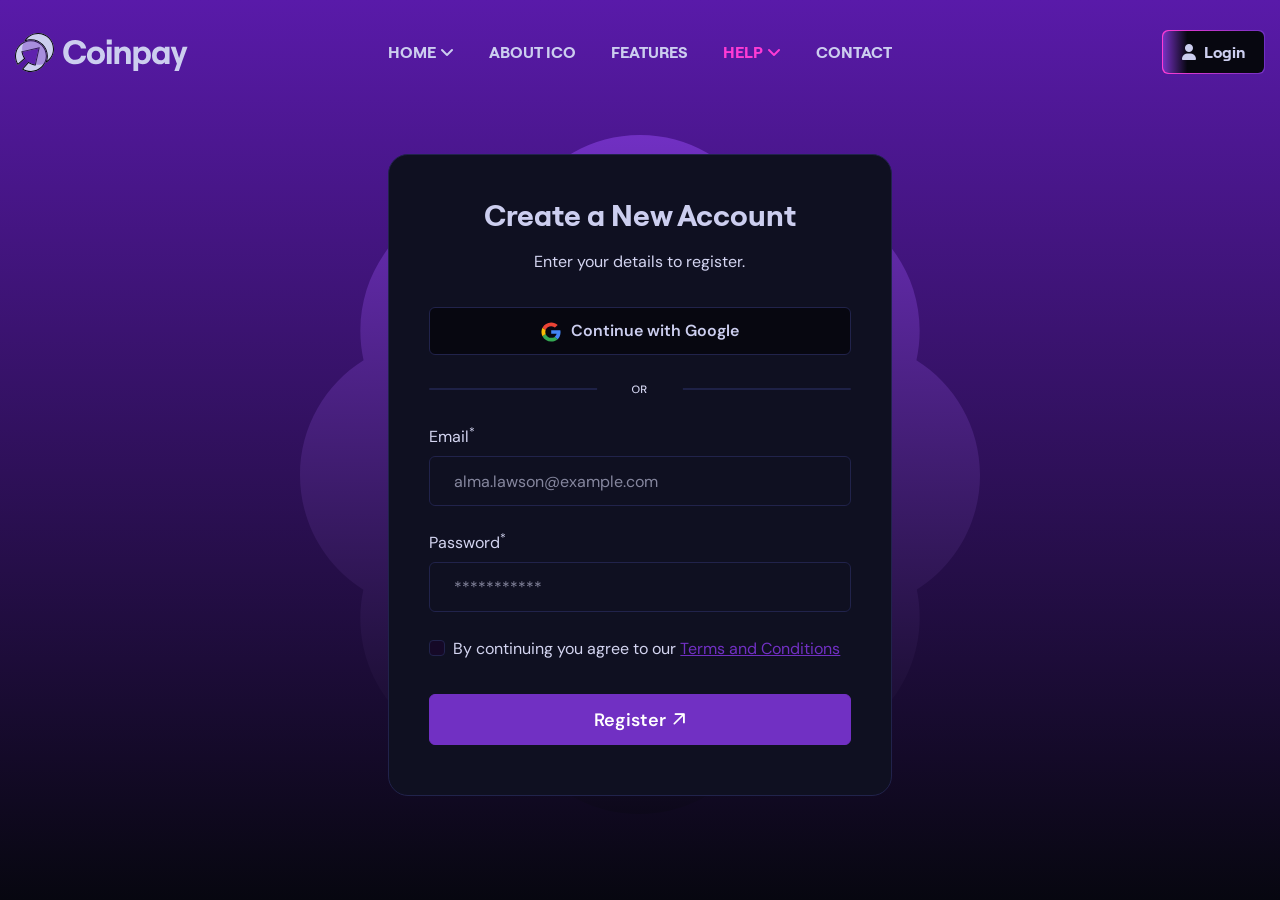
<file: sign_up.html>
<!doctype html>
<html lang="en">

  <head>

  <meta charset="utf-8">
  <meta name="viewport" content="width=device-width, initial-scale=1, shrink-to-fit=no">
  <meta http-equiv="x-ua-compatible" content="ie=edge">
  <meta name="thumbnail" content="assets/images/ico_template_thumbnail.webp">
  <meta name="description" content="Ad Factory by La Neta — UGC and AI-powered video ads that scale your brand. 24 to 120 ad variations per month, delivered in 21 days">
  <meta name="keywords" content="UGC ads, AI video ads, performance creative, ecommerce ads, video advertising, content production, ad agency LATAM">
  <meta name="author" content="LaNetaMedia">

    <title>Create Account - Coinpay - Site Template</title>
    <link rel="shortcut icon" href="assets/images/site_logo/favicon_1.svg">

    <!-- Fraimwork - CSS Include -->
    <link rel="stylesheet" type="text/css" href="assets/css/bootstrap.min.css">

    <!-- Icon Font - CSS Include -->
    <link rel="stylesheet" type="text/css" href="assets/css/fontawesome.css">

    <!-- Animation - CSS Include -->
    <link rel="stylesheet" type="text/css" href="assets/css/cursor.css">
    <link rel="stylesheet" type="text/css" href="assets/css/animate.min.css">
    <link rel="stylesheet" type="text/css" href="assets/css/aos.css">

    <!-- Carousel - CSS Include -->
    <link rel="stylesheet" type="text/css" href="assets/css/swiper-bundle.min.css">

    <!-- Video & Image Popup - CSS Include -->
    <link rel="stylesheet" type="text/css" href="assets/css/magnific-popup.min.css">

    <!-- Counter - CSS Include -->
    <link rel="stylesheet" type="text/css" href="assets/css/odometer.min.css">

    <!-- Custom - CSS Include -->
    <link rel="stylesheet" type="text/css" href="assets/css/style.css">

  </head>


  <body class="index_ico">

    <!-- Body Wrap - Start -->
    <div class="page_wrapper">

      <!-- Preloader - Start -->
      <div id="preloader">
        <div class="line-1"></div> 
        <div class="line-2"></div> 
        <div class="line-3"></div> 
        <div class="line-4"></div> 
      </div>
      <!-- Preloader - End -->

      <!-- Site Header - Start
      ================================================== -->
      <header class="site_header">
        <div class="nav_wrapper">
          <div class="container">
            <div class="row align-items-center">
              <div class="col-lg-3 col-5 d-flex align-items-center">
                <div class="site_logo">
                  <a class="site_link" href="index.html">
                    <img loading="lazy" src="assets/images/site_logo/site_logo_1.svg" alt="ICO Site Logo">
                  </a>
                </div>
              </div>
              <div class="col-lg-6 col-2">
                <nav class="main_menu navbar navbar-expand-lg">
                  <div class="main_menu_inner collapse navbar-collapse justify-content-center" id="main_menu_dropdown">
                    <ul class="main_menu_list unordered_list text-uppercase">
                      <li class="dropdown">
                        <a class="nav-link" href="#" id="homes_submenu" role="button" data-bs-toggle="dropdown" aria-expanded="false">
                          <span class="nav_link_label" data-text="Home">Home</span>
                          <span class="nav_link_icon">
                            <i class="fa-solid fa-angle-down"></i>
                          </span>
                        </a>
                        <ul class="dropdown-menu" aria-labelledby="homes_submenu">
                          <li>
                            <a class="dropdown-item" href="index_ico.html">
                              <span class="nav_link_label">Coinpay ICO</span>
                            </a>
                          </li>
                          <li>
                            <a class="dropdown-item" href="index_memecoin.html">
                              <span class="nav_link_label">Memecoin</span>
                            </a>
                          </li>
                          <li>
                            <a class="dropdown-item" href="index_pepecoin.html">
                              <span class="nav_link_label">Pepecoin</span>
                            </a>
                          </li>
                        </ul>
                      </li>
                      <li>
                        <a class="nav-link scrollspy_btn" href="#id_ico_about_section">
                          <span class="nav_link_label" data-text="About ICO">About ICO</span>
                        </a>
                      </li>
                      <li>
                        <a class="nav-link scrollspy_btn" href="#id_ico_service_section">
                          <span class="nav_link_label" data-text="Features">Features</span>
                        </a>
                      </li>
                      <li class="dropdown active">
                        <a class="nav-link" href="#" id="help_submenu" role="button" data-bs-toggle="dropdown" aria-expanded="false">
                          <span class="nav_link_label" data-text="Help">Help</span>
                          <span class="nav_link_icon">
                            <i class="fa-solid fa-angle-down"></i>
                          </span>
                        </a>
                        <ul class="dropdown-menu" aria-labelledby="help_submenu">
                          <li>
                            <a class="dropdown-item scrollspy_btn" href="#id_ico_roadmap_section">
                              <span class="nav_link_label">Roadmap</span>
                            </a>
                          </li>
                          <li class="dropdown">
                            <a class="dropdown-item" href="#" id="blog_submenu" role="button" data-bs-toggle="dropdown" aria-expanded="false">
                              <span class="nav_link_label" data-text="Blog">Blog</span>
                              <span class="nav_link_icon">
                                <i class="fa-solid fa-angle-right"></i>
                              </span>
                            </a>
                            <ul class="dropdown-menu" aria-labelledby="blog_submenu">
                              <li>
                                <a class="dropdown-item" href="blog.html">
                                  <span class="nav_link_label">Blogs</span>
                                </a>
                              </li>
                              <li>
                                <a class="dropdown-item" href="blog_details.html">
                                  <span class="nav_link_label">Blog Details</span>
                                </a>
                              </li>
                            </ul>
                          </li>
                          <li>
                            <a class="dropdown-item" href="contact.html">
                              <span class="nav_link_label">Help Center</span>
                            </a>
                          </li>
                          <li class="dropdown active">
                            <a class="dropdown-item" href="#" id="register_submenu" role="button" data-bs-toggle="dropdown" aria-expanded="false">
                              <span class="nav_link_label" data-text="Blog">My Account</span>
                              <span class="nav_link_icon">
                                <i class="fa-solid fa-angle-right"></i>
                              </span>
                            </a>
                            <ul class="dropdown-menu" aria-labelledby="register_submenu">
                              <li>
                                <a class="dropdown-item" href="sign_in.html">
                                  <span class="nav_link_label">Sign In</span>
                                </a>
                              </li>
                              <li class="active">
                                <a class="dropdown-item" href="sign_up.html">
                                  <span class="nav_link_label">Sign Up</span>
                                </a>
                              </li>
                            </ul>
                          </li>
                        </ul>
                      </li>
                      <li>
                        <a class="nav-link" href="contact.html">
                          <span class="nav_link_label" data-text="Contact">Contact</span>
                        </a>
                      </li>
                    </ul>
                  </div>
                </nav>
              </div>
              <div class="col-lg-3 col-5">
                <ul class="btns_group unordered_list p-0 justify-content-end">
                  <li class="d-lg-none">
                    <button class="mobile_menu_btn" type="button" data-bs-toggle="collapse" data-bs-target="#main_menu_dropdown" aria-expanded="false" aria-label="Toggle navigation">
                      <i class="far fa-bars"></i>
                    </button>
                  </li>
                  <li>
                    <a class="ico_btn_outline" href="sign_in.html">
                      <span class="btn_icon">
                        <i class="fa-solid fa-user"></i>
                      </span>
                      <span class="btn_label">Login</span>
                    </a>
                  </li>
                </ul>
              </div>
            </div>
          </div>
        </div>
      </header>
      <!-- Site Header - End
      ================================================== -->

      <!-- Main Body - Start
      ================================================== -->
      <main class="page_content">

        <!-- Register Section - Start
        ================================================== -->
        <section class="register_section section_decoration">
          <div class="container">
            <div class="row justify-content-center">
              <div class="col-lg-5 position-relative">
                <div class="register_form">
                  <h1 class="heading_text text-center">Create a New Account</h1>
                  <p class="text-center">Enter your details to register.</p>
                  <a class="btn_login_google" href="#!">
                    <span class="icon">
                      <img src="assets/icons/icon_google.svg" alt="Google Icon">
                    </span>
                    <span class="label">Continue with Google</span>
                  </a>
                  <div class="divider">
                    <img src="assets/images/shapes/shape_divider.svg" alt="Divider">
                  </div>
                  <div class="form-group">
                    <label class="input_title" for="input_email">Email<sup>*</sup></label>
                    <input id="input_email" class="form-control" type="email" name="email" placeholder="alma.lawson@example.com" required="">
                  </div>
                  <div class="form-group">
                    <label class="input_title" for="input_pass">Password<sup>*</sup></label>
                    <input id="input_pass" class="form-control" type="password" name="password" placeholder="***********" required="">
                  </div>
                  <div class="form-check">
                    <input class="form-check-input" type="checkbox" id="checkbox_remember_me">
                    <label class="form-check-label" for="checkbox_remember_me">
                      By continuing you agree to our <a href="#!"><u>Terms and Conditions</u></a>
                    </label>
                  </div>
                  <button class="btn" type="submit">
                    <span class="btn_label">Register</span>
                    <span class="btn_icon"><i class="fa-regular fa-arrow-up-right"></i></span>
                  </button>
                </div>
                <div class="decoration_item shape_flower">
                  <img src="assets/images/shapes/shape_flower_1.svg" alt="Flower">
                </div>
              </div>
            </div>
          </div>
        </section>
        <!-- Register Section - End
        ================================================== -->

      </main>
      <!-- Main Body - End
      ================================================== -->

    </div>
    <!-- Body Wrap - End -->

    <!-- Fraimwork - Jquery Include -->
    <script src="assets/js/jquery.min.js"></script>
    <script src="assets/js/popper.min.js"></script>
    <script src="assets/js/bootstrap.min.js"></script>
    <script src="assets/js/bootstrap-dropdown-ml-hack.min.js"></script>

    <!-- Animation - jquery include -->
    <script src="assets/js/cursor.js"></script>
    <script src="assets/js/gsap.js"></script>
    <script src="assets/js/gsap-scroll-trigger.js"></script>
    <script src="assets/js/gsap-split-text.js"></script>
    <script src="assets/js/smooth-scroll.js"></script>
    <script src="assets/js/aos.js"></script>

    <!-- Countdown Timer - jquery include -->
    <script src="assets/js/countdown.js"></script>

    <!-- Carousel - Jquery Include -->
    <script src="assets/js/swiper-bundle.min.js"></script>

    <!-- Video & Image Popup - Jquery Include -->
    <script src="assets/js/magnific-popup.min.js"></script>
    
    <!-- Counter - Jquery Include -->
    <script src="assets/js/appear.min.js"></script>
    <script src="assets/js/odometer.min.js"></script>

    <!-- Custom - Jquery Include -->
    <script src="assets/js/main.js"></script>

  </body>
</html>
</file>
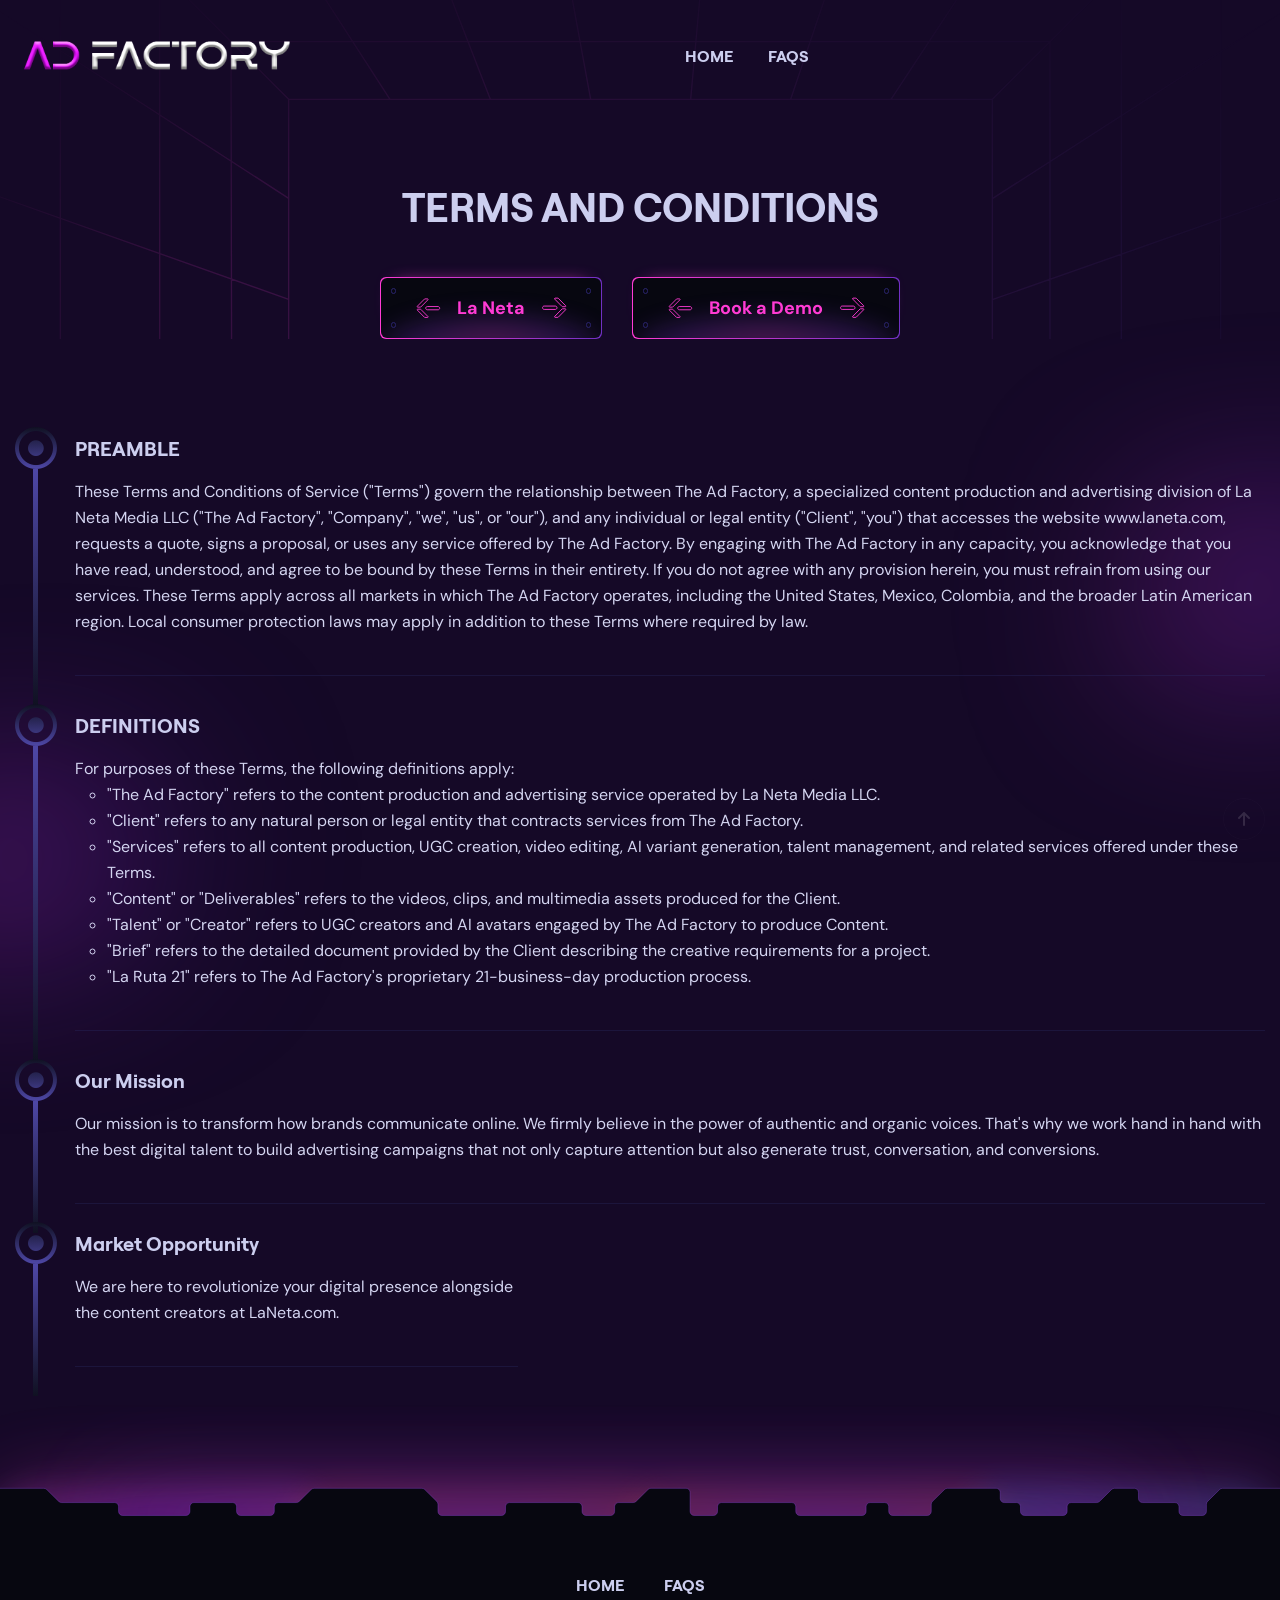
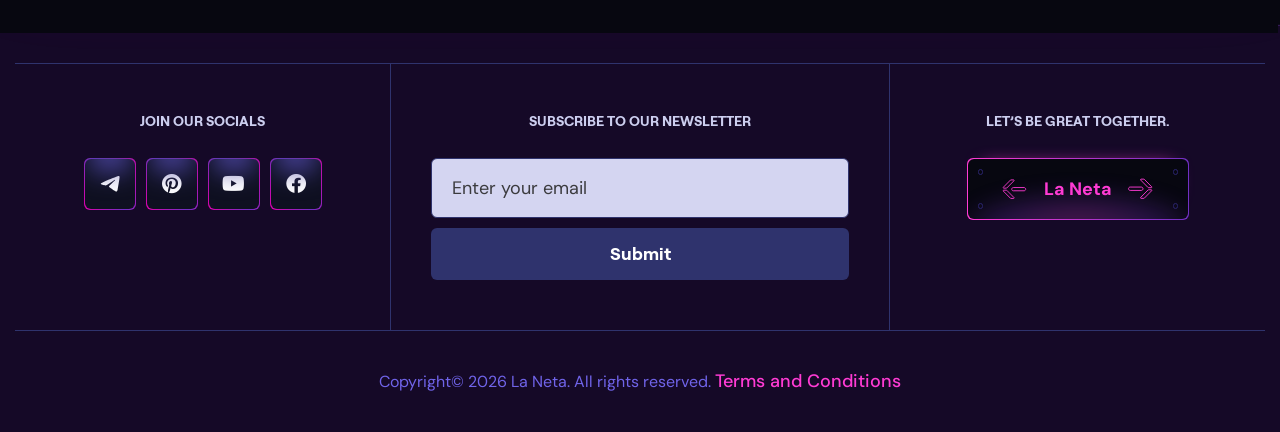
<file: Terms and Conditions.html>
<!doctype html>
<html lang="en">

<head>

  <meta charset="utf-8">
  <meta name="viewport" content="width=device-width, initial-scale=1, shrink-to-fit=no">
  <meta http-equiv="x-ua-compatible" content="ie=edge">
  <meta name="thumbnail" content="assets/images/ico_template_thumbnail.webp">
  <meta name="description" content="Ad Factory by La Neta — UGC and AI-powered video ads that scale your brand. 24 to 120 ad variations per month, delivered in 21 days">
  <meta name="keywords" content="UGC ads, AI video ads, performance creative, ecommerce ads, video advertising, content production, ad agency LATAM">
  <meta name="author" content="LaNetaMedia">

  <title>Ad Factory-Terms_and_conditions</title>
  <link rel="shortcut icon" href="assets/images/site_logo/favicon_2.svg">

  <!-- Fraimwork - CSS Include -->
  <link rel="stylesheet" type="text/css" href="assets/css/bootstrap.min.css">

  <!-- Icon Font - CSS Include -->
  <link rel="stylesheet" type="text/css" href="assets/css/fontawesome.css">

  <!-- Animation - CSS Include -->
  <link rel="stylesheet" type="text/css" href="assets/css/cursor.css">
  <link rel="stylesheet" type="text/css" href="assets/css/animate.min.css">
  <link rel="stylesheet" type="text/css" href="assets/css/aos.css">

  <!-- Carousel - CSS Include -->
  <link rel="stylesheet" type="text/css" href="assets/css/swiper-bundle.min.css">

  <!-- Video & Image Popup - CSS Include -->
  <link rel="stylesheet" type="text/css" href="assets/css/magnific-popup.min.css">

  <!-- Counter - CSS Include -->
  <link rel="stylesheet" type="text/css" href="assets/css/odometer.min.css">

  <!-- Custom - CSS Include -->
  <link rel="stylesheet" type="text/css" href="assets/css/style.css">

</head>


<body class="index_ico">

  <!-- Body Wrap - Start -->
  <div class="page_wrapper">

    <!-- Back To Top - Start -->
    <div class="backtotop">
      <a href="#" class="scroll">
        <i class="fa-solid fa-arrow-up"></i>
      </a>
    </div>
    <!-- Back To Top - End -->

    <!-- Preloader - Start -->
    <div id="preloader">
      <div class="line-1"></div>
      <div class="line-2"></div>
      <div class="line-3"></div>
      <div class="line-4"></div>
    </div>
    <!-- Preloader - End -->

    <!-- Site Header - Start
      ================================================== -->
    <header class="site_header">
      <div class="nav_wrapper">
        <div class="container">
          <div class="row align-items-center">
            <div class="col-lg-3 col-5 d-flex align-items-center">
              <div class="site_logo">
                <a class="site_link" href="index.html">
                  <img loading="lazy" src="assets/images/site_logo/logo.png" alt="ICO Site Logo">
                </a>
              </div>
            </div>
            <div class="col-lg-8 col-2">
              <nav class="main_menu navbar navbar-expand-lg">
                <div class="main_menu_inner collapse navbar-collapse justify-content-center" id="main_menu_dropdown">
                  <ul class="main_menu_list unordered_list text-uppercase">
                    <!--<li class="dropdown active">
                      <a class="nav-link" href="#" id="homes_submenu" role="button" data-bs-toggle="dropdown"
                        aria-expanded="false">
                        <span class="nav_link_label" data-text="Home">Home</span>
                        <span class="nav_link_icon">
                          <i class="fa-solid fa-angle-down"></i>
                        </span>
                      </a>
                      <ul class="dropdown-menu" aria-labelledby="homes_submenu">
                        <li class="active">
                          <a class="dropdown-item" href="">
                            <span class="nav_link_label">Coinpay ICO</span>
                          </a>
                        </li>
                        <li>
                          <a class="dropdown-item" href="">
                            <span class="nav_link_label">Memecoin</span>
                          </a>
                        </li>
                        <li>
                          <a class="dropdown-item" href="">
                            <span class="nav_link_label">Pepecoin</span>
                          </a>
                        </li>
                      </ul>
                    </li>-->
                    <li>
                      <a class="nav-link scrollspy_btn" href="index.html">
                        <span class="nav_link_label" data-text="Home">Home</span>
                      </a>
                    </li>
                    <!--<li>
                      <a class="nav-link scrollspy_btn" href="index.html">
                        <span class="nav_link_label" data-text="Solutions">Solutions</span>
                      </a>
                    </li>
                    <li>
                      <a class="nav-link" href="">
                        <span class="nav_link_label" data-text="Plans">Plans</span>
                      </a>
                    </li>
                    <li>
                      <a class="nav-link" href="">
                        <span class="nav_link_label" data-text="Partners">Partners</span>
                      </a>
                    </li>-->
                    <!--<li class="dropdown">
                      <a class="nav-link" href="#" id="help_submenu" role="button" data-bs-toggle="dropdown"
                        aria-expanded="false">
                        <span class="nav_link_label" data-text="Team">Team</span>
                        <span class="nav_link_icon">
                          <i class="fa-solid fa-angle-down"></i>
                        </span>
                      </a>
                      <ul class="dropdown-menu" aria-labelledby="help_submenu">
                        <li>
                          <a class="dropdown-item scrollspy_btn" href="">
                            <span class="nav_link_label">Roadmap</span>
                          </a>
                        </li>
                        <li class="dropdown">
                          <a class="dropdown-item" href="#" id="blog_submenu" role="button" data-bs-toggle="dropdown"
                            aria-expanded="false">
                            <span class="nav_link_label" data-text="Blog">Blog</span>
                            <span class="nav_link_icon">
                              <i class="fa-solid fa-angle-right"></i>
                            </span>
                          </a>
                          <ul class="dropdown-menu" aria-labelledby="blog_submenu">
                            <li>
                              <a class="dropdown-item" href="blog.html">
                                <span class="nav_link_label">Blogs</span>
                              </a>
                            </li>
                            <li>
                              <a class="dropdown-item" href="blog_details.html">
                                <span class="nav_link_label">Blog Details</span>
                              </a>
                            </li>
                          </ul>
                        </li>
                        <li>
                          <a class="dropdown-item" href="contact.html">
                            <span class="nav_link_label">Help Center</span>
                          </a>
                        </li>
                        <li class="dropdown">
                          <a class="dropdown-item" href="#" id="register_submenu" role="button"
                            data-bs-toggle="dropdown" aria-expanded="false">
                            <span class="nav_link_label" data-text="Blog">My Account</span>
                            <span class="nav_link_icon">
                              <i class="fa-solid fa-angle-right"></i>
                            </span>
                          </a>
                          <ul class="dropdown-menu" aria-labelledby="register_submenu">
                            <li>
                              <a class="dropdown-item" href="sign_in.html">
                                <span class="nav_link_label">Sign In</span>
                              </a>
                            </li>
                            <li>
                              <a class="dropdown-item" href="sign_up.html">
                                <span class="nav_link_label">Sign Up</span>
                              </a>
                            </li>
                          </ul>
                        </li>
                      </ul>
                    </li>-->
                    <!--<li>
                      <a class="nav-link" href="index.html">
                        <span class="nav_link_label" data-text="Roadmap">Roadmap</span>
                      </a>
                    </li>-->
                    <li>
                      <a class="nav-link" href="FAQs.html">
                        <span class="nav_link_label" data-text="FAQs">FAQs</span>
                      </a>
                    </li>
                  </ul>
                </div>
              </nav>
            </div>
            <div class="col-lg-1 col-5">
              <ul class="btns_group unordered_list p-0 justify-content-end">
                <li class="d-lg-none">
                  <button class="mobile_menu_btn" type="button" data-bs-toggle="collapse"
                    data-bs-target="#main_menu_dropdown" aria-expanded="false" aria-label="Toggle navigation">
                    <i class="far fa-bars"></i>
                  </button>
                </li>
                <li>
                  <!--<a class="ico_btn_outline" href="sign_in.html">
                    <span class="btn_icon">
                      <i class="fa-solid fa-user"></i>
                    </span>
                    <span class="btn_label">Login</span>
                  </a>-->
                </li>
              </ul>
            </div>
          </div>
        </div>
      </div>
    </header>
    <!-- Site Header - End
      ================================================== -->

    <!-- Main Body - Start
      ================================================== -->
    <main class="page_content">

      <!-- Hero Section - Start
        ================================================== -->
      <section class="ico_hero_section section_decoration text-center"
        style="background-image: url('assets/images/shapes/shape_net_ico_hero_section_bg.svg');">
        <div class="container">
          <h1 class="hero_title" data-aos="fade-up" data-aos-duration="800">
            TERMS AND CONDITIONS
          </h1>
          <ul class="btns_group unordered_list justify-content-center p-0" data-aos="fade-up" data-aos-duration="800"
            data-aos-delay="100">
            <li>
              <a class="ico_creative_btn" href="#!">
                <span class="btn_wrapper">
                  <span class="btn_icon_left">
                    <small class="dot_top"></small>
                    <small class="dot_bottom"></small>
                    <svg class="icon_arrow_left" viewBox="0 0 28 23" xmlns="http://www.w3.org/2000/svg">
                      <path
                        d="M13.4106 20.8083L5.36673 12.6878C5.26033 12.5804 5.11542 12.52 4.96423 12.52H1.84503C1.34158 12.52 1.08822 13.1276 1.44252 13.4852L9.48642 21.6057C9.59281 21.7131 9.73773 21.7736 9.88892 21.7736H13.0081C13.5116 21.7736 13.7649 21.166 13.4106 20.8083Z" />
                      <path
                        d="M12.6803 9.57324H24.71C25.7116 9.57324 26.5234 10.3851 26.5234 11.3866C26.5234 12.3882 25.7116 13.2 24.71 13.2H12.6803C11.6788 13.2 10.8669 12.3882 10.8669 11.3866C10.8669 10.3851 11.6788 9.57324 12.6803 9.57324Z" />
                      <path
                        d="M1.44252 9.28834L9.48641 1.16784C9.59281 1.06043 9.73772 1 9.88891 1H13.0081C13.5116 1 13.7649 1.60758 13.4106 1.96525L5.36672 10.0858C5.26033 10.1932 5.11541 10.2536 4.96422 10.2536H1.84502C1.34158 10.2536 1.08822 9.64601 1.44252 9.28834Z" />
                    </svg>
                  </span>
                  <span class="btn_label">La Neta</span>
                  <span class="btn_icon_right">
                    <small class="dot_top"></small>
                    <small class="dot_bottom"></small>
                    <svg class="icon_arrow_right" viewBox="0 0 27 23" xmlns="http://www.w3.org/2000/svg">
                      <path
                        d="M13.6558 2.19168L21.6997 10.3122C21.8061 10.4196 21.951 10.48 22.1022 10.48H25.2214C25.7248 10.48 25.9782 9.87238 25.6239 9.51478L17.58 1.39428C17.4736 1.28688 17.3287 1.22638 17.1775 1.22638H14.0583C13.5548 1.22638 13.3015 1.83398 13.6558 2.19168Z" />
                      <path
                        d="M14.3861 13.4268H2.35637C1.35486 13.4268 0.542969 12.6149 0.542969 11.6134C0.542969 10.6118 1.35486 9.79996 2.35637 9.79996H14.3861C15.3876 9.79996 16.1995 10.6118 16.1995 11.6134C16.1995 12.6149 15.3876 13.4268 14.3861 13.4268Z" />
                      <path
                        d="M25.6239 13.7117L17.58 21.8322C17.4736 21.9396 17.3287 22 17.1775 22H14.0583C13.5548 22 13.3015 21.3924 13.6558 21.0347L21.6997 12.9142C21.8061 12.8068 21.951 12.7464 22.1022 12.7464H25.2214C25.7248 12.7464 25.9782 13.354 25.6239 13.7117Z" />
                    </svg>
                  </span>
                </span>
              </a>
            </li>
            <li>
              <a class="ico_creative_btn" href="#!">
                <span class="btn_wrapper">
                  <span class="btn_icon_left">
                    <small class="dot_top"></small>
                    <small class="dot_bottom"></small>
                    <svg class="icon_arrow_left" viewBox="0 0 28 23" xmlns="http://www.w3.org/2000/svg">
                      <path
                        d="M13.4106 20.8083L5.36673 12.6878C5.26033 12.5804 5.11542 12.52 4.96423 12.52H1.84503C1.34158 12.52 1.08822 13.1276 1.44252 13.4852L9.48642 21.6057C9.59281 21.7131 9.73773 21.7736 9.88892 21.7736H13.0081C13.5116 21.7736 13.7649 21.166 13.4106 20.8083Z" />
                      <path
                        d="M12.6803 9.57324H24.71C25.7116 9.57324 26.5234 10.3851 26.5234 11.3866C26.5234 12.3882 25.7116 13.2 24.71 13.2H12.6803C11.6788 13.2 10.8669 12.3882 10.8669 11.3866C10.8669 10.3851 11.6788 9.57324 12.6803 9.57324Z" />
                      <path
                        d="M1.44252 9.28834L9.48641 1.16784C9.59281 1.06043 9.73772 1 9.88891 1H13.0081C13.5116 1 13.7649 1.60758 13.4106 1.96525L5.36672 10.0858C5.26033 10.1932 5.11541 10.2536 4.96422 10.2536H1.84502C1.34158 10.2536 1.08822 9.64601 1.44252 9.28834Z" />
                    </svg>
                  </span>
                  <span class="btn_label">Book a Demo</span>
                  <span class="btn_icon_right">
                    <small class="dot_top"></small>
                    <small class="dot_bottom"></small>
                    <svg class="icon_arrow_right" viewBox="0 0 27 23" xmlns="http://www.w3.org/2000/svg">
                      <path
                        d="M13.6558 2.19168L21.6997 10.3122C21.8061 10.4196 21.951 10.48 22.1022 10.48H25.2214C25.7248 10.48 25.9782 9.87238 25.6239 9.51478L17.58 1.39428C17.4736 1.28688 17.3287 1.22638 17.1775 1.22638H14.0583C13.5548 1.22638 13.3015 1.83398 13.6558 2.19168Z" />
                      <path
                        d="M14.3861 13.4268H2.35637C1.35486 13.4268 0.542969 12.6149 0.542969 11.6134C0.542969 10.6118 1.35486 9.79996 2.35637 9.79996H14.3861C15.3876 9.79996 16.1995 10.6118 16.1995 11.6134C16.1995 12.6149 15.3876 13.4268 14.3861 13.4268Z" />
                      <path
                        d="M25.6239 13.7117L17.58 21.8322C17.4736 21.9396 17.3287 22 17.1775 22H14.0583C13.5548 22 13.3015 21.3924 13.6558 21.0347L21.6997 12.9142C21.8061 12.8068 21.951 12.7464 22.1022 12.7464H25.2214C25.7248 12.7464 25.9782 13.354 25.6239 13.7117Z" />
                    </svg>
                  </span>
                </span>
              </a>
            </li>
          </ul>
        </div>
        <!--<div class="decoration_item shape_globe">
          <img src="assets/images/shapes/shape_globe.webp" alt="Shape Globe">
        </div>
        <div class="decoration_item shape_coin">
          <img src="assets/images/shapes/shape_coin2.png" alt="Shape Coin">
        </div>-->
      </section>
      <!-- Hero Section - End
        ================================================== -->

      <!-- About Section - Start
        ================================================== -->
      <section id="id_ico_about_section" class="ico_about_section section_space pb-0 section_decoration">
        <div class="container">
          <div class="row justify-content-lg-between">
            <div class="col-lg-12">
              <ul class="about_ico_block unordered_list_block">
                <li data-aos="fade-up" data-aos-duration="600" data-aos-delay="100">
                  <h3 class="title_text">
                    PREAMBLE
                  </h3>
                  <p class="info_description mb-0">

                    These Terms and Conditions of Service ("Terms") govern the relationship between The Ad Factory, a
                    specialized content production and advertising division of La Neta Media LLC ("The Ad Factory",
                    "Company", "we", "us", or "our"), and any individual or legal entity ("Client", "you") that accesses
                    the website www.laneta.com, requests a quote, signs a proposal, or uses any service offered by The
                    Ad Factory.
                    By engaging with The Ad Factory in any capacity, you acknowledge that you have read, understood, and
                    agree to be bound by these Terms in their entirety. If you do not agree with any provision herein,
                    you must refrain from using our services.
                    These Terms apply across all markets in which The Ad Factory operates, including the United States,
                    Mexico, Colombia, and the broader Latin American region. Local consumer protection laws may apply in
                    addition to these Terms where required by law.

                  </p>
                </li>
                <li data-aos="fade-up" data-aos-duration="600" data-aos-delay="200">
                  <h3 class="title_text">
                    DEFINITIONS
                  </h3>
                  <p class="info_description mb-0">
                    For purposes of these Terms, the following definitions apply:
                  </p>
                  <ul>
                    <li style="list-style: circle !important;">
                      "The Ad Factory" refers to the content production and advertising service operated by La Neta
                      Media LLC.
                    </li>
                    <li style="list-style: circle !important;">
                      "Client" refers to any natural person or legal entity that contracts services from The Ad Factory.
                    </li>
                    <li style="list-style: circle !important;">
                      "Services" refers to all content production, UGC creation, video editing, AI variant generation,
                      talent management, and related services offered under these Terms.
                    </li>                
                    <li style="list-style: circle !important;">
                      "Content" or "Deliverables" refers to the videos, clips, and multimedia assets produced for the
                      Client.
                    </li>
                    <li style="list-style: circle !important;">
                      "Talent" or "Creator" refers to UGC creators and AI avatars engaged by The Ad Factory to produce
                      Content.
                    </li>
                    <li style="list-style: circle !important;">
                      "Brief" refers to the detailed document provided by the Client describing the creative requirements for a project.
                    </li>
                    <li style="list-style: circle !important;">
                      "La Ruta 21" refers to The Ad Factory's proprietary 21-business-day production process.
                    </li>
                  </ul>
                </li>
              <li data-aos="fade-up" data-aos-duration="600" data-aos-delay="300">
                <h3 class="title_text">
                  Our Mission
                </h3>
                <p class="info_description mb-0">
                  Our mission is to transform how brands communicate online. We firmly believe in the power of
                  authentic and organic voices. That's why we work hand in hand with the best digital talent to build
                  advertising campaigns that not only capture attention but also generate trust, conversation, and
                  conversions.
                </p>
              </li>
              </ul>
            </div>
            <div class="col-lg-5 d-lg-flex flex-lg-column-reverse">
              <ul class="about_ico_block unordered_list_block">
                <li data-aos="fade-up" data-aos-duration="600" data-aos-delay="100">
                  <h3 class="title_text">
                    Market Opportunity
                  </h3>
                  <p class="info_description mb-0">
                    We are here to revolutionize your digital presence alongside the content creators at LaNeta.com.
                  </p>
                </li>
              </ul>
            </div>
          </div>
        </div>
        <div class="decoration_item shape_shadow_1">
          <img src="assets/images/shapes/shape_poligon.svg" alt="Shape Color Shadow">
        </div>
        <div class="decoration_item shape_shadow_2">
          <img src="assets/images/shapes/shape_poligon.svg" alt="Shape Color Shadow">
        </div>
      </section>
      <br>
      <br>
      <br>
      <br>
      <br>
      <!-- About Section - End
        ================================================== -->

    </main>
    <!-- Main Body - End
      ================================================== -->

  <!-- Site Footer - Start
      ================================================== -->
  <footer class="ico_site_footer section_decoration section_shadow_top">
    <div class="decoration_item shape_top">
      <img src="assets/images/shapes/shape_ico_hero_section_bottom.svg" alt="Bottom Line Shape">
    </div>
    <div class="container">
      <ul class="pagelist_block unordered_list justify-content-center text-uppercase">
        <li>
          <a class="scrollspy_btn" href="index.html">
            <span class="pagelist_label">
              Home
            </span>
          </a>
        </li>
        <!--<li>
          <a class="scrollspy_btn" href="index.html">
            <span class="pagelist_label">
              Solutions
            </span>
          </a>
        </li>
        <li>
          <a class="scrollspy_btn" href="">
            <span class="pagelist_label">
              Plans
            </span>
          </a>
        </li>
        <li>
          <a class="scrollspy_btn" href="">
            <span class="pagelist_label">
              Partners
            </span>
          </a>
        </li>
        <li>
          <a class="scrollspy_btn" href="index.html">
            <span class="pagelist_label">
              Roadmap
            </span>
          </a>
        </li>-->
        <li>
          <a class="scrollspy_btn" href="FAQs.html">
            <span class="pagelist_label">
              FAQs
            </span>
          </a>
        </li>
      </ul>
      <div class="middle_area">
        <div class="column">
          <h3 class="footer_title text-uppercase">Join our socials</h3>
          <ul class="social_block style_2 unordered_list justify-content-center">
            <li>
              <a href="#!">
                <svg viewBox="0 0 20 16" xmlns="http://www.w3.org/2000/svg">
                  <path
                    d="M12.1817 2.34636C10.5036 3.04236 7.14877 4.48456 2.11879 6.67146C1.30201 6.99576 0.873436 7.31296 0.834656 7.62286C0.768491 8.14806 1.42705 8.35476 2.32148 8.63456C2.44372 8.67336 2.57025 8.71206 2.69969 8.75516C3.58123 9.04066 4.76611 9.37506 5.38149 9.38796C5.9409 9.39946 6.56497 9.16986 7.25381 8.69916C11.9531 5.53206 14.379 3.93206 14.5314 3.89756C14.6393 3.87316 14.7888 3.84166 14.8894 3.93206C14.9901 4.02106 14.9801 4.19036 14.97 4.23626C14.9038 4.51326 12.3241 6.90826 10.9868 8.14806C10.5698 8.53416 10.2749 8.80826 10.2146 8.87136C10.0794 9.01056 9.94141 9.14396 9.80908 9.27176C8.98941 10.0581 8.37683 10.6494 9.84356 11.6137C10.5482 12.0772 11.1119 12.4604 11.6741 12.8421C12.2882 13.2597 12.9008 13.6758 13.6945 14.1953C13.8959 14.3273 14.0886 14.4636 14.2769 14.5971C14.9916 15.1065 15.6343 15.5628 16.4281 15.4911C16.8883 15.448 17.3656 15.0161 17.6072 13.726C18.1781 10.6752 19.3026 4.06836 19.5629 1.34476C19.5788 1.11856 19.5691 0.891358 19.5341 0.667358C19.5132 0.486458 19.425 0.320058 19.2868 0.201058C19.0812 0.0331581 18.7619 -0.002742 18.6182 0.000158001C17.9696 0.011558 16.9746 0.357458 12.1817 2.34636Z" />
                </svg>
              </a>
            </li>
            <li>
              <a href="#!">
                <i class="fa-brands fa-pinterest"></i>
              </a>
            </li>
            <li>
              <a href="#!">
                <i class="fa-brands fa-youtube"></i>
              </a>
            </li>
            <li>
              <a href="#!">
                <i class="fa-brands fa-facebook"></i>
              </a>
            </li>
          </ul>
        </div>
        <div class="column">
          <h3 class="footer_title text-uppercase">Subscribe to our newsletter</h3>
          <form class="ico_newsletter_form" action="#">
            <input type="email" name="email" placeholder="Enter your email">
            <button class="submit_btn" type="submit">Submit</button>
          </form>
        </div>
        <div class="column">
          <h3 class="footer_title text-uppercase">Let’s be great together.</h3>
          <a class="ico_creative_btn" href="#!">
            <span class="btn_wrapper">
              <span class="btn_icon_left">
                <small class="dot_top"></small>
                <small class="dot_bottom"></small>
                <svg class="icon_arrow_left" viewBox="0 0 28 23" xmlns="http://www.w3.org/2000/svg">
                  <path
                    d="M13.4106 20.8083L5.36673 12.6878C5.26033 12.5804 5.11542 12.52 4.96423 12.52H1.84503C1.34158 12.52 1.08822 13.1276 1.44252 13.4852L9.48642 21.6057C9.59281 21.7131 9.73773 21.7736 9.88892 21.7736H13.0081C13.5116 21.7736 13.7649 21.166 13.4106 20.8083Z" />
                  <path
                    d="M12.6803 9.57324H24.71C25.7116 9.57324 26.5234 10.3851 26.5234 11.3866C26.5234 12.3882 25.7116 13.2 24.71 13.2H12.6803C11.6788 13.2 10.8669 12.3882 10.8669 11.3866C10.8669 10.3851 11.6788 9.57324 12.6803 9.57324Z" />
                  <path
                    d="M1.44252 9.28834L9.48641 1.16784C9.59281 1.06043 9.73772 1 9.88891 1H13.0081C13.5116 1 13.7649 1.60758 13.4106 1.96525L5.36672 10.0858C5.26033 10.1932 5.11541 10.2536 4.96422 10.2536H1.84502C1.34158 10.2536 1.08822 9.64601 1.44252 9.28834Z" />
                </svg>
              </span>
              <span class="btn_label">La Neta</span>
              <span class="btn_icon_right">
                <small class="dot_top"></small>
                <small class="dot_bottom"></small>
                <svg class="icon_arrow_right" viewBox="0 0 27 23" xmlns="http://www.w3.org/2000/svg">
                  <path
                    d="M13.6558 2.19168L21.6997 10.3122C21.8061 10.4196 21.951 10.48 22.1022 10.48H25.2214C25.7248 10.48 25.9782 9.87238 25.6239 9.51478L17.58 1.39428C17.4736 1.28688 17.3287 1.22638 17.1775 1.22638H14.0583C13.5548 1.22638 13.3015 1.83398 13.6558 2.19168Z" />
                  <path
                    d="M14.3861 13.4268H2.35637C1.35486 13.4268 0.542969 12.6149 0.542969 11.6134C0.542969 10.6118 1.35486 9.79996 2.35637 9.79996H14.3861C15.3876 9.79996 16.1995 10.6118 16.1995 11.6134C16.1995 12.6149 15.3876 13.4268 14.3861 13.4268Z" />
                  <path
                    d="M25.6239 13.7117L17.58 21.8322C17.4736 21.9396 17.3287 22 17.1775 22H14.0583C13.5548 22 13.3015 21.3924 13.6558 21.0347L21.6997 12.9142C21.8061 12.8068 21.951 12.7464 22.1022 12.7464H25.2214C25.7248 12.7464 25.9782 13.354 25.6239 13.7117Z" />
                </svg>
              </span>
            </span>
          </a>
        </div>
      </div>
      <div class="footer_bottom text-center">
        <p class="copyright_text m-0 text-secondary">Copyright© 2026 La Neta. All rights reserved. <strong><a
              style="color: var(--bs-primary)" href="Terms and Conditions.html">Terms and Conditions</a></strong>
        </p>
      </div>
    </div>
  </footer>
    <!-- Site Footer - End
      ================================================== -->

  </div>
  <!-- Body Wrap - End -->

  <!-- Fraimwork - Jquery Include -->
  <script src="assets/js/jquery.min.js"></script>
  <script src="assets/js/popper.min.js"></script>
  <script src="assets/js/bootstrap.min.js"></script>
  <script src="assets/js/bootstrap-dropdown-ml-hack.min.js"></script>

  <!-- Animation - jquery include -->
  <script src="assets/js/cursor.js"></script>
  <script src="assets/js/gsap.js"></script>
  <script src="assets/js/gsap-scroll-trigger.js"></script>
  <script src="assets/js/gsap-split-text.js"></script>
  <script src="assets/js/smooth-scroll.js"></script>
  <script src="assets/js/aos.js"></script>

  <!-- Countdown Timer - jquery include -->
  <script src="assets/js/countdown.js"></script>

  <!-- Carousel - Jquery Include -->
  <script src="assets/js/swiper-bundle.min.js"></script>

  <!-- Video & Image Popup - Jquery Include -->
  <script src="assets/js/magnific-popup.min.js"></script>

  <!-- Counter - Jquery Include -->
  <script src="assets/js/appear.min.js"></script>
  <script src="assets/js/odometer.min.js"></script>

  <!-- Custom - Jquery Include -->
  <script src="assets/js/main.js"></script>

</body>

</html>
</file>
<file: assets/css/cursor.css>
@font-face {
  font-family: "DROXEN";
  src: url("../fonts/DROXEN.ttf") format("truetype");
  font-style: normal;
  font-display: swap;
}

.cb-cursor {
  position: fixed;
  top: 0;
  left: 0;
  z-index: 999;
  contain: layout style size;
  pointer-events: none;
  will-change: transform;
  -webkit-transition: opacity 0.3s, color 0.4s;
  -o-transition: opacity 0.3s, color 0.4s;
  -moz-transition: opacity 0.3s, color 0.4s;
  transition: opacity 0.3s, color 0.4s;
  display: flex;             /* Para centrar la A */
  align-items: center;       /* Centrado vertical */
  justify-content: center;    /* Centrado horizontal */
  font-family:DROXEN, Arial, sans-serif; /* O la que prefieras */
  font-size: 20px;           /* Tamaño de la letra */
  font-weight: bold;         /* Para que resalte */
  color: var(--bs-primary);
}
.cb-cursor:before {
  content: "";
  position: absolute;
  top: -24px;
  left: -24px;
  display: block;
  width: 48px;
  height: 48px;
  -webkit-transform: scale(0);
  -moz-transform: scale(0);
  -ms-transform: scale(0);
  -o-transform: scale(0);
  transform: scale(0);
  background: var(--bs-primary);
  -webkit-border-radius: 50%;
  -moz-border-radius: 50%;
  border-radius: 50%;
  -webkit-transition: opacity 0.1s, -webkit-transform 0.3s ease-in-out;
  transition: opacity 0.1s, -webkit-transform 0.3s ease-in-out;
  -o-transition: opacity 0.1s, -o-transform 0.3s ease-in-out;
  -moz-transition: transform 0.3s ease-in-out, opacity 0.1s, -moz-transform 0.3s ease-in-out;
  transition: transform 0.3s ease-in-out, opacity 0.1s;
  transition: transform 0.3s ease-in-out, opacity 0.1s, -webkit-transform 0.3s ease-in-out, -moz-transform 0.3s ease-in-out, -o-transform 0.3s ease-in-out;
  display: none !important;
}
.cb-cursor-text {
  position: absolute;
  top: -18px;
  left: -18px;
  width: 36px;
  height: 36px;
  display: -webkit-box;
  display: -webkit-flex;
  display: -moz-box;
  display: -ms-flexbox;
  display: flex;
  -webkit-box-align: center;
  -webkit-align-items: center;
  -moz-box-align: center;
  -ms-flex-align: center;
  align-items: center;
  -webkit-box-pack: center;
  -webkit-justify-content: center;
  -moz-box-pack: center;
  -ms-flex-pack: center;
  justify-content: center;
  -webkit-transform: scale(0) rotate(10deg);
  -moz-transform: scale(0) rotate(10deg);
  -ms-transform: scale(0) rotate(10deg);
  -o-transform: scale(0) rotate(10deg);
  transform: scale(0) rotate(10deg);
  opacity: 0;
  color: var(--bs-dark);
  font-size: 22px;
  font-weight: 500;
  line-height: 1;
  text-align: center;
  letter-spacing: -0.01em;
  -webkit-transition: opacity 0.4s, -webkit-transform 0.3s;
  transition: opacity 0.4s, -webkit-transform 0.3s;
  -o-transition: opacity 0.4s, -o-transform 0.3s;
  -moz-transition: opacity 0.4s, transform 0.3s, -moz-transform 0.3s;
  transition: opacity 0.4s, transform 0.3s;
  transition: opacity 0.4s, transform 0.3s, -webkit-transform 0.3s, -moz-transform 0.3s, -o-transform 0.3s;
}
@supports (mix-blend-mode: exclusion) {
  .cb-cursor.-exclusion, .cb-cursor.-opaque {
    mix-blend-mode: exclusion;
  }
}
@supports (mix-blend-mode: exclusion) {
  .cb-cursor.-exclusion:before, .cb-cursor.-opaque:before {
    background: white;
  }
}
.cb-cursor.-normal, .cb-cursor.-text {
  mix-blend-mode: normal;
}
.cb-cursor.-normal:before, .cb-cursor.-text:before {
  background: var(--bs-primary);
}
.cb-cursor.-inverse {
  color: white;
}
.cb-cursor.-visible:before {
  -webkit-transform: scale(0.2);
  -moz-transform: scale(0.2);
  -ms-transform: scale(0.2);
  -o-transform: scale(0.2);
  transform: scale(0.2);
}
.cb-cursor.-visible.-active:before {
  -webkit-transform: scale(0.23);
  -moz-transform: scale(0.23);
  -ms-transform: scale(0.23);
  -o-transform: scale(0.23);
  transform: scale(0.23);
  -webkit-transition-duration: 0.2s;
  -moz-transition-duration: 0.2s;
  -o-transition-duration: 0.2s;
  transition-duration: 0.2s;
}
.cb-cursor.-pointer:before {
  -webkit-transform: scale(0.15);
  -moz-transform: scale(0.15);
  -ms-transform: scale(0.15);
  -o-transform: scale(0.15);
  transform: scale(0.15);
}
.cb-cursor.-text:before {
  -webkit-transform: scale(2.5);
  -moz-transform: scale(2.5);
  -ms-transform: scale(2.5);
  -o-transform: scale(2.5);
  transform: scale(2.5);
}
.cb-cursor.-text .cb-cursor-text {
  opacity: 1;
  -webkit-transform: scale(1);
  -moz-transform: scale(1);
  -ms-transform: scale(1);
  -o-transform: scale(1);
  transform: scale(1);
}
.cb-cursor.-text.-active:before {
  -webkit-transform: scale(1.6);
  -moz-transform: scale(1.6);
  -ms-transform: scale(1.6);
  -o-transform: scale(1.6);
  transform: scale(1.6);
  -webkit-transition-duration: 0.2s;
  -moz-transition-duration: 0.2s;
  -o-transition-duration: 0.2s;
  transition-duration: 0.2s;
}
.cb-cursor.-opaque:before {
  -webkit-transform: scale(1.32);
  -moz-transform: scale(1.32);
  -ms-transform: scale(1.32);
  -o-transform: scale(1.32);
  transform: scale(1.32);
}
.cb-cursor.-opaque.-active:before {
  -webkit-transform: scale(1.2);
  -moz-transform: scale(1.2);
  -ms-transform: scale(1.2);
  -o-transform: scale(1.2);
  transform: scale(1.2);
}
.cb-cursor.-lg:before {
  -webkit-transform: scale(2);
  -moz-transform: scale(2);
  -ms-transform: scale(2);
  -o-transform: scale(2);
  transform: scale(2);
}
.cb-cursor.-hidden:before {
  -webkit-transform: scale(0);
  -moz-transform: scale(0);
  -ms-transform: scale(0);
  -o-transform: scale(0);
  transform: scale(0);
}
.-cursor-default {
  color: var(--bs-primary);
}
.cb-demo {
  background: var(--bs-white);
}
.cb-demo-content {
  display: -webkit-box;
  display: -webkit-flex;
  display: -moz-box;
  display: -ms-flexbox;
  display: flex;
  -webkit-box-align: center;
  -webkit-align-items: center;
  -moz-box-align: center;
  -ms-flex-align: center;
  align-items: center;
  -webkit-box-pack: center;
  -webkit-justify-content: center;
  -moz-box-pack: center;
  -ms-flex-pack: center;
  justify-content: center;
  height: 100vh;
}
.cb-demo-container {
  padding: 0 20px;
}
@media (min-width: 1600px) {
  .cb-demo-container {
    padding: 0 120px;
  }
}
.cb-demo-row {
  display: -webkit-box;
  display: -webkit-flex;
  display: -moz-box;
  display: -ms-flexbox;
  display: flex;
  -webkit-box-pack: center;
  -webkit-justify-content: center;
  -moz-box-pack: center;
  -ms-flex-pack: center;
  justify-content: center;
  text-align: center;
  margin: 30px 0;
}
@media (min-width: 1600px) {
  .cb-demo-row {
    margin: 60px 0;
  }
}
.cb-demo-item {
  position: relative;
  -webkit-box-flex: 1;
  -webkit-flex: 1;
  -moz-box-flex: 1;
  -ms-flex: 1;
  flex: 1;
  padding: 50px 30px;
  margin: 0 20px;
  color: #000;
}
@media (min-width: 1600px) {
  .cb-demo-item {
    padding: 90px 30px;
    margin: 0 30px;
  }
}
.cb-demo-item-title {
  position: relative;
  margin: 0 0 25px 0;
  font-size: 30px;
  font-weight: bold;
}
.cb-demo-item-text {
  position: relative;
  max-width: 70%;
  margin: 0 auto;
  color: rgba(0, 0, 0, 0.5);
  font-size: 16px;
  font-weight: 300;
  line-height: 150%;
}
.cb-demo-item:before {
  content: "";
  display: block;
  position: absolute;
  top: 0;
  left: 0;
  right: 0;
  bottom: 0;
  -webkit-border-radius: 30px;
  -moz-border-radius: 30px;
  border-radius: 30px;
  background: #f8f8f8;
  -webkit-transition: -webkit-box-shadow 0.2s;
  transition: -webkit-box-shadow 0.2s;
  -o-transition: box-shadow 0.2s;
  -moz-transition: box-shadow 0.2s, -moz-box-shadow 0.2s;
  transition: box-shadow 0.2s;
  transition: box-shadow 0.2s, -webkit-box-shadow 0.2s, -moz-box-shadow 0.2s;
}
</file>
<file: assets/css/style.css>
/* Table Of Content - start
================================================== */
/* 
* Project Name   :  Coinpay - Crypto Currency Site Template.
* File           :  CSS Base
* Version        :  1.0.0
* Author         :  XpressBuddy (https://themeforest.net/user/xpressbuddy/portfolio)
* Developer			 :	webrok (https://www.fiverr.com/webrok?up_rollout=true)

==================================================

1 - Template Global Settings
* - 1.01 - Template Fonts
* - 1.02 - Template Reset

2 - Template Blocks
* - 2.01 - CSS Animations
* - 2.02 - Spacing and Gaps
* - 2.03 - Ordered and Unordered list
* - 2.04 - Button
* - 2.05 - Video
* - 2.06 - Typography
* - 2.07 - Form
* - 2.08 - Social
* - 2.09 - Pagelist
* - 2.10 - Iconlist
* - 2.11 - Tab
* - 2.12 - Iconbox
* - 2.13 - Event
* - 2.14 - Roadmap
* - 2.15 - Countdown
* - 2.16 - Accordion
* - 2.17 - ProgressBar
* - 2.18 - Authorbox
* - 2.19 - Pagination
* - 2.20 - Team
* - 2.21 - Partnerlogo
* - 2.22 - Tokenomics
* - 2.23 - Blog

3 - Template Parts
* - 3.01 - Site Header
* - 3.02 - Site Footer
* - 3.03 - Page Header
* - 3.04 - Breadcrumb
* - 3.05 - Sidebar

4 - Template Patterns
* - 4.01 - Hero Section
* - 4.02 - Countdown Section
* - 4.03 - About Section
* - 4.04 - Table Section
* - 4.05 - Chart Section
* - 4.06 - Service Section
* - 4.07 - Content Ticker Section
* - 4.08 - Tokenomics Section
* - 4.09 - Feature Section
* - 4.10 - Roadmap Section
* - 4.11 - Testimonial Section

5 - Templates
* - 5.01 - Home Pages
* - 5.02 - Details Pages
* - 5.03 - Contact Page
* - 5.04 - Register Pages

*/
/* Table Of Content - end
================================================== */
@import url("https://fonts.googleapis.com/css2?family=DM+Sans:ital,opsz,wght@0,9..40,100..1000;1,9..40,100..1000&display=swap");
@import url("https://fonts.googleapis.com/css2?family=Dela+Gothic+One&display=swap");
@import url("https://fonts.googleapis.com/css2?family=Bricolage+Grotesque:opsz,wght@12..96,200..800&display=swap");
@import url("https://fonts.googleapis.com/css2?family=Bricolage+Grotesque:opsz,wght@12..96,200..800&family=Lilita+One&display=swap");
@import url("https://fonts.googleapis.com/css2?family=Nunito+Sans:ital,opsz,wght@0,6..12,200..1000;1,6..12,200..1000&display=swap");

:root {
  --bs-body-font-family: "DM Sans", serif;
  --bs-heading-font-family: "DM Sans", serif;
  --bs-body-font-size: 16px;
  --bs-body-font-weight: 400;
  --bs-body-line-height: 26px;
  --bs-transition: 400ms ease;
}

/* 1.01 - Template Fonts - Start
================================================== */
@font-face {
  font-family: "Roobert PRO Bold";
  src: url("../fonts/RoobertPRO-Bold.ttf") format("truetype");
  font-weight: 700;
  font-style: normal;
  font-display: swap;
}

@font-face {
  font-family: "Roobert PRO Medium";
  src: url("../fonts/RoobertPRO-Medium.ttf") format("truetype");
  font-weight: 500;
  font-style: normal;
  font-display: swap;
}

@font-face {
  font-family: "January Night";
  src: url("../fonts/January-Night.ttf") format("truetype");
  font-weight: 400;
  font-style: normal;
  font-display: swap;
}

/* 1.01 - Template Fonts - End
================================================== */
/* 1.02 - Template Reset - Start
================================================== */
body {
  margin: 0;
  padding: 0;
  font-size: var(--bs-body-font-size);
  font-weight: var(--bs-body-font-weight);
  line-height: var(--bs-body-line-height);
  font-style: normal;
  font-optical-sizing: auto;
  color: var(--bs-body-color);
  font-family: var(--bs-body-font-family);
  background-color: var(--bs-body-bg);
  text-rendering: optimizelegibility;
  -moz-osx-font-smoothing: grayscale;
  -webkit-font-smoothing: antialiased;
}

.page_wrapper {
  overflow: hidden;
  position: relative;
}

iframe {
  width: 100%;
  border: none;
  display: block;
  min-height: 440px;
}

.iframe_block {
  overflow: hidden;
  border-radius: 20px;
  margin-bottom: 70px;
}

a:focus,
a:active,
input,
input:hover,
input:focus,
input:active,
textarea,
textarea:hover,
textarea:focus,
textarea:active {
  outline: none;
}

img:not([draggable]),
embed,
object,
video {
  height: auto;
  max-width: 100%;
}

img {
  border: none;
  height: auto;
  max-width: 100%;
  -webkit-user-select: none;
  -moz-user-select: none;
  -ms-user-select: none;
  user-select: none;
  vertical-align: middle;
}

a {
  outline: 0;
  display: inline-block;
  text-decoration: none;
  color: var(--bs-heading-color);
  -webkit-transition: var(--bs-transition);
  transition: var(--bs-transition);
  font-family: var(--bs-body-font-family);
}

a:active,
a:focus,
a:hover,
a:visited {
  outline: 0;
  text-decoration: none;
}

button {
  padding: 0;
  border: none;
  outline: none;
  background: none;
  display: inline-block;
  color: var(--bs-heading-color);
  -webkit-transition: var(--bs-transition);
  transition: var(--bs-transition);
  font-family: var(--bs-body-font-family);
}

button:focus {
  outline: none;
}

h1,
h2,
h3,
h4,
h5,
h6 {
  font-weight: 700;
  color: var(--bs-heading-color);
  font-family: var(--bs-heading-font-family);
}

b,
strong {
  font-weight: 700;
}

p strong {
  font-size: 18px;
  font-weight: 500;
}

hr {
  opacity: 1;
  height: 1px;
  border: none;
  margin: 38px 0;
  background-color: var(--bs-border-color);
}

mark {
  padding: 0;
  font-weight: 700;
  color: var(--bs-primary);
  background-color: transparent;
}

.container {
  max-width: 1320px;
  padding-left: 15px;
  padding-right: 15px;
}

.container-fluid {
  padding-left: 30px;
  padding-right: 30px;
}

.row {
  margin: -15px;
}

.p-0 {
  padding: 0;
}

[class*=col-] {
  padding: 15px;
}

.backtotop {
  right: 15px;
  z-index: 999;
  bottom: 60px;
  display: none;
  position: fixed;
}

.backtotop .scroll {
  z-index: 1;
  width: 42px;
  height: 42px;
  display: -webkit-box;
  display: -ms-flexbox;
  display: flex;
  font-size: 16px;
  position: relative;
  -webkit-box-align: center;
  -ms-flex-align: center;
  align-items: center;
  border-radius: 100%;
  -webkit-box-pack: center;
  -ms-flex-pack: center;
  justify-content: center;
  color: rgba(255, 255, 255, 0.7);
  border: 1px solid rgba(255, 255, 255, 0.1);
}

.backtotop .scroll:hover {
  color: var(--bs-dark);
  border-color: var(--bs-white);
  background-color: var(--bs-white);
}

#preloader {
  inset: 0;
  gap: 4px;
  display: -webkit-box;
  display: -ms-flexbox;
  display: flex;
  z-index: 9999;
  position: fixed;
  -webkit-box-align: center;
  -ms-flex-align: center;
  align-items: center;
  -webkit-box-pack: center;
  -ms-flex-pack: center;
  justify-content: center;
  background-color: var(--bs-dark);
}

.line-1,
.line-2,
.line-3,
.line-4 {
  width: 5px;
  height: 30px;
  background: var(--bs-secondary);
  -webkit-animation: scaleUpDown 1.2s infinite ease-in-out;
  animation: scaleUpDown 1.2s infinite ease-in-out;
}

.line-2 {
  -webkit-animation-delay: 0.2s;
  animation-delay: 0.2s;
}

.line-3 {
  -webkit-animation-delay: 0.4s;
  animation-delay: 0.4s;
}

.line-4 {
  -webkit-animation-delay: 0.6s;
  animation-delay: 0.6s;
}

@-webkit-keyframes scaleUpDown {

  0%,
  100% {
    -webkit-transform: scaleY(1);
    transform: scaleY(1);
  }

  50% {
    -webkit-transform: scaleY(2);
    transform: scaleY(2);
  }
}

@keyframes scaleUpDown {

  0%,
  100% {
    -webkit-transform: scaleY(1);
    transform: scaleY(1);
  }

  50% {
    -webkit-transform: scaleY(2);
    transform: scaleY(2);
  }
}

.dropdown-menu {
  border: none;
  padding: 6px 0;
  margin-top: 16px;
  border-radius: 6px;
  background-color: var(--bs-white);
  -webkit-box-shadow: 0 30px 50px rgba(0, 0, 0, 0.6);
  box-shadow: 0 30px 50px rgba(0, 0, 0, 0.6);
  -webkit-animation: 0.2s ease-in-out 0s normal none 1 running fadeIn;
  animation: 0.2s ease-in-out 0s normal none 1 running fadeIn;
}

.dropdown-menu:before {
  left: 0;
  right: 0;
  top: -16px;
  content: "";
  height: 16px;
  display: block;
  position: absolute;
}

.dropdown-menu>li {
  padding: 0 6px;
}

.dropdown-menu>li:not(:last-child) {
  margin-bottom: 1px;
}

.dropdown-menu>li>.dropdown-item {
  display: block;
  font-size: 16px;
  font-weight: 600;
  line-height: 20px;
  position: relative;
  border-radius: 4px;
  white-space: nowrap;
  color: var(--bs-dark);
  padding: 12px 18px 11px;
}

.dropdown-menu>li>.dropdown-item .nav_link_icon {
  color: inherit;
}

.dropdown-menu>li.active>.dropdown-item,
.dropdown-menu>li:hover>.dropdown-item {
  color: var(--bs-white);
  background-color: var(--bs-primary);
}

.dropdown-menu>li.active>.dropdown-item .nav_link_icon,
.dropdown-menu>li:hover>.dropdown-item .nav_link_icon {
  color: var(--bs-white);
}

.section_decoration {
  z-index: 1;
  position: relative;
}

.section_decoration .decoration_item {
  z-index: -1;
  position: absolute;
}

.section_decoration .decoration_item img[src*=shape_section_divider_] {
  width: 100%;
}

.section_decoration .decoration_item:has(img[src*=shape_section_divider_]) {
  top: 0;
  left: 0;
  right: 0;
}

.section_decoration .shape_net_top {
  left: 0;
  right: 0;
  top: -194px;
}

.section_decoration .shape_net_top img {
  width: 100%;
  height: auto;
}

/* 1.02 - Template Reset - End
================================================== */
/* 2.01 - CSS Animations - Start
================================================== */
@-webkit-keyframes upDownMover {

  0%,
  100% {
    -webkit-transform: translateY(0);
    transform: translateY(0);
  }

  50% {
    -webkit-transform: translateY(-20px);
    transform: translateY(-20px);
  }
}

@keyframes upDownMover {

  0%,
  100% {
    -webkit-transform: translateY(0);
    transform: translateY(0);
  }

  50% {
    -webkit-transform: translateY(-20px);
    transform: translateY(-20px);
  }
}

.upDownMover {
  -webkit-animation: upDownMover 4s ease-in-out infinite;
  animation: upDownMover 4s ease-in-out infinite;
}

@-webkit-keyframes fadeInOut {

  0%,
  100% {
    opacity: 1;
  }

  50% {
    opacity: 0;
  }
}

@keyframes fadeInOut {

  0%,
  100% {
    opacity: 1;
  }

  50% {
    opacity: 0;
  }
}

.fadeInOut {
  -webkit-animation: fadeInOut 4s ease-in-out infinite;
  animation: fadeInOut 4s ease-in-out infinite;
}

@-webkit-keyframes gradientChange {
  0% {
    background-position: 0% 50%;
  }

  50% {
    background-position: 100% 50%;
  }

  100% {
    background-position: 0% 50%;
  }
}

@keyframes gradientChange {
  0% {
    background-position: 0% 50%;
  }

  50% {
    background-position: 100% 50%;
  }

  100% {
    background-position: 0% 50%;
  }
}

.gradientChange {
  -webkit-animation: gradientChange 8s ease infinite;
  animation: gradientChange 8s ease infinite;
}

.section_shadow_top {
  z-index: 1;
  position: relative;
}

.section_shadow_top:before {
  top: 0;
  left: 0;
  right: 0;
  z-index: -1;
  content: "";
  height: 125px;
  opacity: 0.4;
  position: absolute;
  -webkit-filter: blur(44px);
  filter: blur(44px);
  border-radius: 50px;
  background-size: 400% 400%;
  -webkit-animation: gradientChange 8s ease infinite;
  animation: gradientChange 8s ease infinite;
  background-image: linear-gradient(45deg, var(--bs-primary), var(--bs-secondary));
}

@-webkit-keyframes animationSpin {
  from {
    -webkit-transform: rotate(0deg);
    transform: rotate(0deg);
  }

  to {
    -webkit-transform: rotate(360deg);
    transform: rotate(360deg);
  }
}

@keyframes animationSpin {
  from {
    -webkit-transform: rotate(0deg);
    transform: rotate(0deg);
  }

  to {
    -webkit-transform: rotate(360deg);
    transform: rotate(360deg);
  }
}

.animationSpin {
  -webkit-animation: spin 5000ms linear infinite;
  animation: spin 5000ms linear infinite;
}

@-webkit-keyframes ripple {
  0% {
    opacity: 1;
  }

  100% {
    opacity: 0;
    -webkit-transform: scale(1.75);
    transform: scale(1.75);
  }
}

@keyframes ripple {
  0% {
    opacity: 1;
  }

  100% {
    opacity: 0;
    -webkit-transform: scale(1.75);
    transform: scale(1.75);
  }
}

@-webkit-keyframes coinFlip {
  0% {
    -webkit-transform: rotateY(-180deg);
    transform: rotateY(-180deg);
  }

  80% {
    -webkit-transform: rotateY(180deg);
    transform: rotateY(180deg);
  }

  100% {
    -webkit-transform: rotateY(180deg);
    transform: rotateY(180deg);
  }
}

@keyframes coinFlip {
  0% {
    -webkit-transform: rotateY(-180deg);
    transform: rotateY(-180deg);
  }

  80% {
    -webkit-transform: rotateY(180deg);
    transform: rotateY(180deg);
  }

  100% {
    -webkit-transform: rotateY(180deg);
    transform: rotateY(180deg);
  }
}

@-webkit-keyframes bellRing {
  0% {
    -webkit-transform: rotate(0) scale(1) skew(1deg);
    transform: rotate(0) scale(1) skew(1deg);
  }

  10% {
    -webkit-transform: rotate(-15deg) scale(1) skew(1deg);
    transform: rotate(-15deg) scale(1) skew(1deg);
  }

  20% {
    -webkit-transform: rotate(30deg) scale(1) skew(1deg);
    transform: rotate(30deg) scale(1) skew(1deg);
  }

  30% {
    -webkit-transform: rotate(-15deg) scale(1) skew(1deg);
    transform: rotate(-15deg) scale(1) skew(1deg);
  }

  40% {
    -webkit-transform: rotate(30deg) scale(1) skew(1deg);
    transform: rotate(30deg) scale(1) skew(1deg);
  }

  100%,
  50% {
    -webkit-transform: rotate(0) scale(1) skew(1deg);
    transform: rotate(0) scale(1) skew(1deg);
  }
}

@keyframes bellRing {
  0% {
    -webkit-transform: rotate(0) scale(1) skew(1deg);
    transform: rotate(0) scale(1) skew(1deg);
  }

  10% {
    -webkit-transform: rotate(-15deg) scale(1) skew(1deg);
    transform: rotate(-15deg) scale(1) skew(1deg);
  }

  20% {
    -webkit-transform: rotate(30deg) scale(1) skew(1deg);
    transform: rotate(30deg) scale(1) skew(1deg);
  }

  30% {
    -webkit-transform: rotate(-15deg) scale(1) skew(1deg);
    transform: rotate(-15deg) scale(1) skew(1deg);
  }

  40% {
    -webkit-transform: rotate(30deg) scale(1) skew(1deg);
    transform: rotate(30deg) scale(1) skew(1deg);
  }

  100%,
  50% {
    -webkit-transform: rotate(0) scale(1) skew(1deg);
    transform: rotate(0) scale(1) skew(1deg);
  }
}

.bellRing {
  -webkit-transform-origin: top;
  transform-origin: top;
  -webkit-animation: ring 1.8s ease-out infinite;
  animation: ring 1.8s ease-out infinite;
}

@-webkit-keyframes smallZoomInOut {
  0% {
    -webkit-transform: scale(1);
    transform: scale(1);
  }

  50% {
    -webkit-transform: scale(1.04);
    transform: scale(1.04);
  }

  100% {
    -webkit-transform: scale(1);
    transform: scale(1);
  }
}

@keyframes smallZoomInOut {
  0% {
    -webkit-transform: scale(1);
    transform: scale(1);
  }

  50% {
    -webkit-transform: scale(1.04);
    transform: scale(1.04);
  }

  100% {
    -webkit-transform: scale(1);
    transform: scale(1);
  }
}

.smallZoomInOut {
  -webkit-animation: smallZoomInOut 1s infinite ease-in-out;
  animation: smallZoomInOut 1s infinite ease-in-out;
}

/* 2.01 - CSS Animations - End
================================================== */
/* 2.02 - Spacing and Gaps - Start
================================================== */
.section_space {
  padding-top: 150px;
  padding-bottom: 150px;
}

/* 2.02 - Spacing and Gaps - End
================================================== */
/* 2.03 - Ordered and Unordered list - Start
================================================== */
[class*=unordered_list] {
  margin: 0;
  padding: 0;
  display: -webkit-box;
  display: -ms-flexbox;
  display: flex;
  -ms-flex-wrap: wrap;
  flex-wrap: wrap;
  -webkit-box-align: center;
  -ms-flex-align: center;
  align-items: center;
}

[class*=unordered_list]>li {
  float: left;
  list-style: none;
  display: -webkit-inline-box;
  display: -ms-inline-flexbox;
  display: inline-flex;
}

.unordered_list_block {
  display: -webkit-box;
  display: -ms-flexbox;
  display: flex;
  -webkit-box-orient: vertical;
  -webkit-box-direction: normal;
  -ms-flex-direction: column;
  flex-direction: column;
}

.unordered_list_block>li {
  width: 100%;
  display: block;
}

.contact_info_list {
  gap: 20px;
}

.contact_info_list a {
  gap: 10px;
  font-size: 20px;
  font-weight: 700;
  line-height: 24px;
  -webkit-box-align: center;
  -ms-flex-align: center;
  align-items: center;
  display: -webkit-inline-box;
  display: -ms-inline-flexbox;
  display: inline-flex;
}

.contact_info_list a:hover {
  color: var(--bs-primary);
}

.contact_info_list a i {
  color: var(--bs-primary);
}

.category_list_block>li {
  border-bottom: 1px solid var(--bs-border-color);
}

.category_list_block>li>a {
  display: -webkit-box;
  display: -ms-flexbox;
  display: flex;
  padding: 12px 0;
  font-size: 16px;
  list-style: 24px;
  font-weight: 700;
  position: relative;
  -webkit-box-align: center;
  -ms-flex-align: center;
  align-items: center;
  -webkit-box-pack: justify;
  -ms-flex-pack: justify;
  justify-content: space-between;
}

.category_list_block>li>a>* {
  -webkit-transition: var(--bs-transition);
  transition: var(--bs-transition);
}

.category_list_block>li:hover>a>* {
  color: var(--bs-secondary);
}

.category_list_block>li:hover>a .label {
  -webkit-transform: translateX(18px);
  transform: translateX(18px);
}

.category_list_block>li:hover>a .icon {
  opacity: 1;
}

.category_list_block .icon {
  left: 0;
  top: 13px;
  opacity: 0;
  position: absolute;
}

.tags_block {
  gap: 10px;
}

.tags_block a {
  display: -webkit-box;
  display: -ms-flexbox;
  display: flex;
  font-size: 14px;
  font-weight: 500;
  line-height: 20px;
  padding: 6px 16px;
  border-radius: 6px;
  -webkit-box-align: center;
  -ms-flex-align: center;
  align-items: center;
  background-color: var(--bs-light);
  border: 1px solid var(--bs-border-color);
}

.tags_block a:hover {
  color: var(--bs-white);
  border-color: var(--bs-secondary);
  background-color: var(--bs-secondary);
}

.post_meta {
  gap: 14px 40px;
}

.post_meta>li {
  line-height: 1;
  font-size: 16px;
  font-weight: 500;
}

.post_meta a {
  gap: 8px;
  display: -webkit-box;
  display: -ms-flexbox;
  display: flex;
  -webkit-box-align: center;
  -ms-flex-align: center;
  align-items: center;
}

.post_meta a:hover {
  color: var(--bs-primary);
}

.post_meta a.post_category {
  font-weight: 600;
  color: var(--bs-primary);
  text-transform: uppercase;
}

.post_meta i {
  color: var(--bs-primary);
}

.post_meta.style_2>li {
  position: relative;
}

.post_meta.style_2>li:not(:last-child):after {
  top: 0;
  bottom: 0;
  width: 2px;
  content: "";
  right: -21px;
  position: absolute;
  background-color: #DADAE5;
}

/* 2.03 - Ordered and Unordered list - End
================================================== */
/* 2.04 - Button - Start
================================================== */
.btns_group {
  gap: 30px;
  display: -webkit-box;
  display: -ms-flexbox;
  display: flex;
  padding: 60px 0;
  -webkit-box-align: center;
  -ms-flex-align: center;
  align-items: center;
  -webkit-box-pack: start;
  -ms-flex-pack: start;
  justify-content: flex-start;
}

.btn {
  gap: 6px;
  line-height: 1;
  font-size: 18px;
  font-weight: 600;
  padding: 15px 30px;
  -webkit-box-align: center;
  -ms-flex-align: center;
  align-items: center;
  border-radius: 50px;
  display: -webkit-inline-box;
  display: -ms-inline-flexbox;
  display: inline-flex;
  color: var(--bs-white);
  border-color: var(--bs-secondary);
  background-color: var(--bs-secondary);
}

.btn:hover {
  color: var(--bs-white);
  border-color: var(--bs-primary);
  background-color: var(--bs-primary);
}

.btn_link {
  gap: 10px;
  line-height: 1;
  font-size: 18px;
  font-weight: 600;
  -webkit-box-align: center;
  -ms-flex-align: center;
  align-items: center;
  padding-bottom: 2px;
  display: -webkit-inline-box;
  display: -ms-inline-flexbox;
  display: inline-flex;
  border-bottom: 1px solid var(--bs-body-color);
}

.btn_link>* {
  color: var(--bs-body-color);
  -webkit-transition: var(--bs-transition);
  transition: var(--bs-transition);
}

.btn_link:hover {
  border-color: var(--bs-primary);
}

.btn_link:hover>* {
  color: var(--bs-primary);
}

.btn_link:hover .btn_icon {
  -webkit-transform: translateX(2px);
  transform: translateX(2px);
}

.btn_login_google {
  gap: 10px;
  font-size: 16px;
  font-weight: 600;
  line-height: 24px;
  padding: 11px 30px;
  border-radius: 6px;
  -webkit-box-align: center;
  -ms-flex-align: center;
  align-items: center;
  display: -webkit-inline-box;
  display: -ms-inline-flexbox;
  display: inline-flex;
  -webkit-box-pack: center;
  -ms-flex-pack: center;
  justify-content: center;
  background-color: var(--bs-dark);
  border: 1px solid var(--bs-border-color);
}

.btn_login_google .icon {
  width: 20px;
  -webkit-box-flex: 0;
  -ms-flex: 0 0 auto;
  flex: 0 0 auto;
}

.btn_login_google .icon img {
  width: 100%;
}

@-webkit-keyframes btnMaskOffHover {
  from {
    -webkit-mask-position: 100% 0;
    mask-position: 100% 0;
  }

  to {
    -webkit-mask-position: 0 0;
    mask-position: 0 0;
  }
}

@keyframes btnMaskOffHover {
  from {
    -webkit-mask-position: 100% 0;
    mask-position: 100% 0;
  }

  to {
    -webkit-mask-position: 0 0;
    mask-position: 0 0;
  }
}

@-webkit-keyframes btnMaskOnHover {
  from {
    -webkit-mask-position: 0 0;
    mask-position: 0 0;
  }

  to {
    -webkit-mask-position: 100% 0;
    mask-position: 100% 0;
  }
}

@keyframes btnMaskOnHover {
  from {
    -webkit-mask-position: 0 0;
    mask-position: 0 0;
  }

  to {
    -webkit-mask-position: 100% 0;
    mask-position: 100% 0;
  }
}

.memecoin_btn {
  z-index: 1;
  font-size: 20px;
  overflow: hidden;
  font-weight: 600;
  line-height: 24px;
  text-align: center;
  position: relative;
  padding: 23px 50px;
  border-radius: 50px;
  font-family: var(--bs-body-font-family);
}

.memecoin_btn .btn_bg {
  top: 0;
  left: 0;
  right: 0;
  bottom: 0;
  z-index: -1;
  position: absolute;
  -webkit-animation: btnMaskOffHover 0.6s steps(70) forwards;
  animation: btnMaskOffHover 0.6s steps(70) forwards;
}

.memecoin_btn:hover .btn_bg {
  -webkit-animation: btnMaskOnHover 0.6s steps(70) forwards;
  animation: btnMaskOnHover 0.6s steps(70) forwards;
}

.memecoin_btn.bg-white {
  color: var(--bs-dark);
}

.memecoin_btn.bg-white .btn_bg {
  background: var(--bs-secondary);
  -webkit-mask-size: 7100%, 100%;
  mask-size: 7100%, 100%;
}

.memecoin_btn.bg-light:hover {
  color: var(--bs-dark);
}

.memecoin_btn.bg-light .btn_bg {
  background: var(--bs-dark);
  -webkit-mask-size: 7100%, 100%;
  mask-size: 7100%, 100%;
}

.pepecoin_btn {
  z-index: 1;
  line-height: 1;
  font-size: 24px;
  font-weight: 400;
  position: relative;
  padding: 19px 38px 18px;
  text-transform: uppercase;
  font-family: var(--bs-heading-font-family);
}

.pepecoin_btn .btn_bg {
  inset: 0;
  z-index: -1;
  position: absolute;
}

.pepecoin_btn .btn_bg svg {
  width: 100%;
  height: 100%;
  display: block;
  -webkit-transition: 0.2s ease-in-out;
  transition: 0.2s ease-in-out;
}

.pepecoin_btn:hover {
  -webkit-transform: translate(-1px, -1px);
  transform: translate(-1px, -1px);
}

.pepecoin_btn:hover .btn_bg svg {
  -webkit-filter: drop-shadow(6px 6px 0px var(--bs-dark));
  filter: drop-shadow(6px 6px 0px var(--bs-dark));
}

.ico_btn_outline {
  gap: 8px;
  z-index: 1;
  line-height: 1;
  font-size: 20px;
  font-weight: 700;
  border-radius: 6px;
  padding: 20px 40px;
  position: relative;
  -webkit-box-align: center;
  -ms-flex-align: center;
  align-items: center;
  display: -webkit-inline-box;
  display: -ms-inline-flexbox;
  display: inline-flex;
  color: var(--bs-heading-color);
  font-family: var(--bs-heading-font-family);
  background: -webkit-gradient(linear, left top, right top, from(var(--bs-primary)), to(var(--bs-secondary)));
  background: linear-gradient(90deg, var(--bs-primary), var(--bs-secondary));
}

.ico_btn_outline:before {
  inset: 1px;
  z-index: -1;
  content: "";
  position: absolute;
  border-radius: 6px;
  -webkit-transition: var(--bs-transition);
  transition: var(--bs-transition);
  background: -webkit-gradient(linear, left top, right top, from(rgba(var(--bs-secondary-rgb), 0.96)), color-stop(24%, var(--bs-dark)));
  background: linear-gradient(90deg, rgba(var(--bs-secondary-rgb), 0.96) 0%, var(--bs-dark) 24%);
}

.ico_btn_outline:hover {
  color: var(--bs-white);
}

.ico_btn_outline:hover:before {
  opacity: 0;
}

.ico_creative_btn {
  z-index: 1;
  content: "";
  padding: 1px;
  font-size: 18px;
  font-weight: 700;
  overflow: hidden;
  border-radius: 6px;
  text-align: center;
  position: relative;
  -webkit-box-align: center;
  -ms-flex-align: center;
  align-items: center;
  display: -webkit-inline-box;
  display: -ms-inline-flexbox;
  display: inline-flex;
  color: var(--bs-primary);
  -webkit-box-shadow: 0px -8px 18px -16px rgba(var(--bs-primary-rgb), 1);
  box-shadow: 0px -8px 18px -16px rgba(var(--bs-primary-rgb), 1);
  background: -webkit-gradient(linear, left top, right top, from(var(--bs-primary)), to(var(--bs-secondary)));
  background: linear-gradient(90deg, var(--bs-primary), var(--bs-secondary));
}

.ico_creative_btn .btn_wrapper {
  z-index: 1;
  padding: 10px;
  overflow: hidden;
  position: relative;
  -webkit-box-align: center;
  -ms-flex-align: center;
  align-items: center;
  display: -webkit-inline-box;
  display: -ms-inline-flexbox;
  display: inline-flex;
  border-radius: inherit;
  background-color: var(--bs-dark);
}

.ico_creative_btn .btn_wrapper:before {
  left: 0;
  right: 0;
  top: 60%;
  height: 100%;
  content: "";
  z-index: -1;
  opacity: 0.3;
  position: absolute;
  -webkit-filter: blur(12px);
  filter: blur(12px);
  border-radius: 50%;
  -webkit-transition: var(--bs-transition);
  transition: var(--bs-transition);
  background-image: radial-gradient(#FF3BD4, #7130C3, transparent);
}

.ico_creative_btn [class*=btn_icon_] {
  width: 66px;
  height: 40px;
  -webkit-box-flex: 0;
  -ms-flex: 0 0 auto;
  flex: 0 0 auto;
  position: relative;
  -webkit-box-align: center;
  -ms-flex-align: center;
  align-items: center;
  display: -webkit-inline-box;
  display: -ms-inline-flexbox;
  display: inline-flex;
  -webkit-box-pack: center;
  -ms-flex-pack: center;
  justify-content: center;
}

.ico_creative_btn [class*=dot_] {
  width: 5px;
  height: 6px;
  position: absolute;
  border-radius: 5px;
  display: inline-block;
  border: 1px solid #2A246D;
  -webkit-transition: var(--bs-transition);
  transition: var(--bs-transition);
}

.ico_creative_btn .btn_icon_left .dot_top {
  top: 0;
  left: 0;
}

.ico_creative_btn .btn_icon_left .dot_bottom {
  left: 0;
  bottom: 0;
}

.ico_creative_btn .btn_icon_right .dot_top {
  top: 0;
  right: 0;
}

.ico_creative_btn .btn_icon_right .dot_bottom {
  right: 0;
  bottom: 0;
}

.ico_creative_btn [class*=icon_arrow_] {
  width: 25px;
  overflow: visible;
  fill: transparent;
}

.ico_creative_btn [class*=icon_arrow_] path {
  stroke: var(--bs-primary);
  -webkit-transition: var(--bs-transition);
  transition: var(--bs-transition);
}

.ico_creative_btn .icon_arrow_left {
  -webkit-transform: translateX(4px);
  transform: translateX(4px);
}

.ico_creative_btn .icon_arrow_right {
  -webkit-transform: translateX(-4px);
  transform: translateX(-4px);
}

.ico_creative_btn:hover {
  color: var(--bs-white);
  -webkit-transform: translateY(-6px);
  transform: translateY(-6px);
  -webkit-box-shadow: 0px 24px 26px -20px rgba(var(--bs-primary-rgb), 0.6);
  box-shadow: 0px 24px 26px -20px rgba(var(--bs-primary-rgb), 0.6);
  background: -webkit-gradient(linear, left bottom, left top, from(var(--bs-primary)), to(var(--bs-secondary)));
  background: linear-gradient(0deg, var(--bs-primary), var(--bs-secondary));
}

.ico_creative_btn:hover .btn_wrapper:before {
  opacity: 1;
  -webkit-transform: scale(2);
  transform: scale(2);
}

.ico_creative_btn:hover [class*=dot_] {
  border-color: var(--bs-white);
}

.ico_creative_btn:hover [class*=icon_arrow_] path {
  stroke: var(--bs-white);
}

.ico_creative_btn:hover .icon_arrow_left path:nth-child(1) {
  -webkit-transform: translate(-6px, 4px);
  transform: translate(-6px, 4px);
}

.ico_creative_btn:hover .icon_arrow_left path:nth-child(2) {
  -webkit-transform: translateX(-6px);
  transform: translateX(-6px);
}

.ico_creative_btn:hover .icon_arrow_left path:nth-child(3) {
  -webkit-transform: translate(-6px, -4px);
  transform: translate(-6px, -4px);
}

.ico_creative_btn:hover .icon_arrow_right path:nth-child(1) {
  -webkit-transform: translate(6px, -4px);
  transform: translate(6px, -4px);
}

.ico_creative_btn:hover .icon_arrow_right path:nth-child(2) {
  -webkit-transform: translateX(6px);
  transform: translateX(6px);
}

.ico_creative_btn:hover .icon_arrow_right path:nth-child(3) {
  -webkit-transform: translate(6px, 4px);
  transform: translate(6px, 4px);
}

.ico_btn_link {
  gap: 8px;
  line-height: 1;
  font-size: 20px;
  position: relative;
  -webkit-box-align: center;
  -ms-flex-align: center;
  align-items: center;
  padding-bottom: 12px;
  display: -webkit-inline-box;
  display: -ms-inline-flexbox;
  display: inline-flex;
  color: var(--bs-primary);
  font-family: var(--bs-heading-font-family);
}

.ico_btn_link:before {
  left: 0;
  bottom: 0;
  content: "";
  width: 100%;
  height: 2px;
  border-radius: 6px;
  position: absolute;
  background-image: -webkit-gradient(linear, left top, right top, from(#FF3BD4), to(#2A246D));
  background-image: linear-gradient(90deg, #FF3BD4, #2A246D);
}

.ico_btn_link .btn_icon {
  width: 25px;
  -webkit-box-flex: 0;
  -ms-flex: 0 0 auto;
  flex: 0 0 auto;
  -webkit-transition: var(--bs-transition);
  transition: var(--bs-transition);
}

.ico_btn_link .icon_arrow {
  overflow: visible;
}

.ico_btn_link .icon_arrow path {
  stroke-width: 2px;
  stroke: var(--bs-primary);
  -webkit-transition: var(--bs-transition);
  transition: var(--bs-transition);
}

.ico_btn_link:hover .btn_icon {
  -webkit-transform: translateX(3px);
  transform: translateX(3px);
}

.ico_btn_link:hover .btn_icon svg path:nth-child(1) {
  -webkit-transform: translate(3px, -3px);
  transform: translate(3px, -3px);
}

.ico_btn_link:hover .btn_icon svg path:nth-child(2) {
  -webkit-transform: translateX(3px);
  transform: translateX(3px);
}

.ico_btn_link:hover .btn_icon svg path:nth-child(3) {
  -webkit-transform: translate(3px, 3px);
  transform: translate(3px, 3px);
}

@-webkit-keyframes animationScrollDown {
  0% {
    opacity: 0;
    -webkit-transform: translateY(-6px);
    transform: translateY(-6px);
  }

  50% {
    opacity: 1;
  }

  100% {
    opacity: 0;
    -webkit-transform: translateY(6px);
    transform: translateY(6px);
  }
}

@keyframes animationScrollDown {
  0% {
    opacity: 0;
    -webkit-transform: translateY(-6px);
    transform: translateY(-6px);
  }

  50% {
    opacity: 1;
  }

  100% {
    opacity: 0;
    -webkit-transform: translateY(6px);
    transform: translateY(6px);
  }
}

.scroll_down {
  z-index: 1;
  width: 86px;
  height: 86px;
  font-size: 18px;
  position: relative;
  -webkit-box-align: center;
  -ms-flex-align: center;
  align-items: center;
  display: -webkit-inline-box;
  display: -ms-inline-flexbox;
  display: inline-flex;
  -webkit-box-orient: vertical;
  -webkit-box-direction: normal;
  -ms-flex-direction: column;
  flex-direction: column;
  -webkit-box-pack: center;
  -ms-flex-pack: center;
  justify-content: center;
}

.scroll_down i {
  display: block;
  margin: -5px 0;
  line-height: 1;
  color: var(--bs-light);
  -webkit-animation: animationScrollDown 2s infinite;
  animation: animationScrollDown 2s infinite;
}

.scroll_down i:nth-child(2) {
  -webkit-animation-delay: -0.2s;
  animation-delay: -0.2s;
}

.scroll_down i:nth-child(3) {
  -webkit-animation-delay: -0.4s;
  animation-delay: -0.4s;
}

.scroll_down .spin_image {
  top: 1px;
  left: 0;
  right: 0;
  z-index: -1;
  opacity: 0.1;
  position: absolute;
  -webkit-transition: var(--bs-transition);
  transition: var(--bs-transition);
  -webkit-animation: spin 10s linear infinite;
  animation: spin 10s linear infinite;
}

.scroll_down:hover .spin_image {
  opacity: 0.25;
}

/* 2.04 - Button - End
================================================== */
/* 2.05 - Video - Start
================================================== */
.video_popup_block {
  z-index: 1;
  width: 70px;
  height: 70px;
  -webkit-box-flex: 0;
  -ms-flex: 0 0 auto;
  flex: 0 0 auto;
  position: relative;
  -webkit-box-align: center;
  -ms-flex-align: center;
  align-items: center;
  border-radius: 100%;
  display: -webkit-inline-box;
  display: -ms-inline-flexbox;
  display: inline-flex;
  -webkit-box-pack: center;
  -ms-flex-pack: center;
  justify-content: center;
  background-color: var(--bs-light);
  border: 5px solid var(--bs-primary);
}

.video_popup_block:before,
.video_popup_block:after {
  top: 0;
  left: 0;
  right: 0;
  bottom: 0;
  opacity: 0;
  z-index: -1;
  content: "";
  position: absolute;
  border-radius: 100%;
  -webkit-transition: all 0.33s ease;
  transition: all 0.33s ease;
  border: 1px solid var(--bs-primary);
  -webkit-animation: ripple 1.5s linear infinite;
  animation: ripple 1.5s linear infinite;
}

.video_popup_block:before {
  -webkit-animation-delay: 0.1s;
  animation-delay: 0.1s;
}

.video_popup_block:after {
  -webkit-animation-delay: 0.9s;
  animation-delay: 0.9s;
}

.video_popup_block i {
  display: -webkit-box;
  display: -ms-flexbox;
  display: flex;
  font-size: 36px;
  padding: 0 0 0 8px;
  -webkit-box-align: center;
  -ms-flex-align: center;
  align-items: center;
  border-radius: inherit;
  -webkit-box-pack: center;
  -ms-flex-pack: center;
  justify-content: center;
  width: calc(100% - 8px);
  height: calc(100% - 8px);
  -webkit-transition: var(--bs-transition);
  transition: var(--bs-transition);
  background-color: var(--bs-primary);
  text-shadow: 0 2px 0 rgba(0, 0, 0, 0.2);
}

/* 2.05 - Video - End
================================================== */
/* 2.06 - Typography - Start
================================================== */
.ico_heading_block {
  margin-bottom: 100px;
}

.ico_heading_block .highlight_title {
  z-index: 1;
  line-height: 1;
  padding: 0 20px;
  font-size: 2rem;
  position: relative;
  display: inline-block;
  text-transform: uppercase;
}

.ico_heading_block .highlight_title:before,
.ico_heading_block .highlight_title:after {
  top: 5px;
  content: "";
  width: 8px;
  height: 8px;
  position: absolute;
  border-radius: 100%;
  background-color: var(--bs-light);
  background-image: radial-gradient(#5349CA, transparent);
}

.ico_heading_block .highlight_title:before {
  left: 0;
}

.ico_heading_block .highlight_title:after {
  right: 0;
}

.ico_heading_block .heading_text {
  font-size: 48px;
  line-height: 62px;
  letter-spacing: -0.4px;
}

.memecoin_heading_block {
  margin-bottom: 56px;
}

.memecoin_heading_block .heading_text {
  font-size: 54px;
  font-weight: 400;
  line-height: 64px;
  margin-bottom: 14px;
}

.memecoin_heading_block .heading_description {
  font-size: 16px;
  line-height: 26px;
}

.pepecoin_heading_block {
  margin-bottom: 56px;
}

.pepecoin_heading_block .heading_text {
  line-height: 1;
  font-size: 80px;
  font-weight: 400;
  margin-bottom: 14px;
}

.pepecoin_heading_block .heading_text:has(.shape_dot) {
  gap: 0 30px;
  display: -webkit-inline-box;
  display: -ms-inline-flexbox;
  display: inline-flex;
}

.pepecoin_heading_block .heading_text:has(.shape_dot) .shape_dot {
  display: block;
  -webkit-box-flex: 0;
  -ms-flex: 0 0 auto;
  flex: 0 0 auto;
  max-width: 60px;
  margin: -8px 0 0;
}

.pepecoin_heading_block .heading_description {
  font-size: 24px;
  line-height: 34px;
}

/* 2.06 - Typography - End
================================================== */
/* 2.07 - Form - Start
================================================== */
.form-group {
  position: relative;
}

.form-group:not(:last-child) {
  margin-bottom: 15px;
}

.form-group .form-control {
  padding: 0 24px;
  font-size: 18px;
  -webkit-box-shadow: none;
  box-shadow: none;
  position: relative;
  border-radius: 6px;
  -webkit-transition: 0.3s ease;
  transition: 0.3s ease;
  -webkit-backdrop-filter: blur(20px);
  backdrop-filter: blur(20px);
  color: var(--bs-heading-color);
  background-color: var(--bs-light);
  caret-color: var(--bs-heading-color);
  border: 1px solid var(--bs-border-color);
}

.form-group .form-control:focus {
  border-color: var(--bs-secondary);
}

.form-group .form-control::-webkit-input-placeholder {
  opacity: 0.6;
  font-size: 16px;
  color: var(--bs-body-color);
}

.form-group .form-control::-moz-placeholder {
  opacity: 0.6;
  font-size: 16px;
  color: var(--bs-body-color);
}

.form-group .form-control:-ms-input-placeholder {
  opacity: 0.6;
  font-size: 16px;
  color: var(--bs-body-color);
}

.form-group .form-control::-ms-input-placeholder {
  opacity: 0.6;
  font-size: 16px;
  color: var(--bs-body-color);
}

.form-group .form-control::placeholder {
  opacity: 0.6;
  font-size: 16px;
  color: var(--bs-body-color);
}

.form-group .form-control:-ms-input-placeholder {
  opacity: 0.6;
  font-size: 16px;
  color: var(--bs-body-color);
}

.form-group .form-control::-ms-input-placeholder {
  opacity: 0.6;
  font-size: 16px;
  color: var(--bs-body-color);
}

.form-group input.form-control {
  height: 50px;
}

.form-group textarea.form-control {
  min-height: 120px;
  margin-bottom: 34px;
  padding: 15px 25px 25px;
}

input[type=search]::-webkit-search-decoration,
input[type=search]::-webkit-search-cancel-button,
input[type=search]::-webkit-search-results-button,
input[type=search]::-webkit-search-results-decoration {
  -webkit-appearance: none;
}

.search_input {
  display: -webkit-box;
  display: -ms-flexbox;
  display: flex;
  -webkit-box-align: center;
  -ms-flex-align: center;
  align-items: center;
}

.search_input input {
  -webkit-box-flex: 1;
  -ms-flex: 1;
  flex: 1;
  height: 60px;
  padding: 0 24px;
  color: var(--bs-white);
  border-radius: 10px 0 0 10px;
  -webkit-transition: var(--bs-transition);
  transition: var(--bs-transition);
  background-color: var(--bs-light);
  border: 1px solid var(--bs-border-color);
}

.search_input input:focus {
  border-color: var(--bs-secondary);
}

.search_input input::-webkit-input-placeholder {
  opacity: 0.7;
  color: var(--bs-body-color);
}

.search_input input::-moz-placeholder {
  opacity: 0.7;
  color: var(--bs-body-color);
}

.search_input input:-ms-input-placeholder {
  opacity: 0.7;
  color: var(--bs-body-color);
}

.search_input input::-ms-input-placeholder {
  opacity: 0.7;
  color: var(--bs-body-color);
}

.search_input input::placeholder {
  opacity: 0.7;
  color: var(--bs-body-color);
}

.search_input button {
  width: 60px;
  height: 60px;
  -webkit-box-align: center;
  -ms-flex-align: center;
  align-items: center;
  display: -webkit-inline-box;
  display: -ms-inline-flexbox;
  display: inline-flex;
  -webkit-box-pack: center;
  -ms-flex-pack: center;
  justify-content: center;
  border-radius: 0 10px 10px 0;
  background-color: var(--bs-secondary);
}

.search_input button img {
  max-width: 24px;
}

.form-check .form-check-input,
.form-check .form-check-label {
  cursor: pointer;
}

.ico_newsletter_form {
  width: 100%;
  position: relative;
}

.ico_newsletter_form input {
  width: 100%;
  height: 60px;
  line-height: 1;
  color: #3B3B3E;
  padding: 0 20px;
  font-size: 18px;
  border-radius: 6px;
  background-color: #D4D5F1;
  -webkit-transition: var(--bs-transition);
  transition: var(--bs-transition);
  border: 1px solid var(--bs-border-color);
}

.ico_newsletter_form input:focus {
  background-color: var(--bs-white);
}

.ico_newsletter_form input::-webkit-input-placeholder {
  color: #3B3B3E;
}

.ico_newsletter_form input::-moz-placeholder {
  color: #3B3B3E;
}

.ico_newsletter_form input:-ms-input-placeholder {
  color: #3B3B3E;
}

.ico_newsletter_form input::-ms-input-placeholder {
  color: #3B3B3E;
}

.ico_newsletter_form input::placeholder {
  color: #3B3B3E;
}

.ico_newsletter_form input:-ms-input-placeholder {
  color: #3B3B3E;
}

.ico_newsletter_form input::-ms-input-placeholder {
  color: #3B3B3E;
}

.ico_newsletter_form .submit_btn {
  top: 4px;
  right: 4px;
  z-index: 1;
  line-height: 1;
  font-size: 18px;
  border-radius: 6px;
  position: absolute;
  padding: 17px 22px;
  color: var(--bs-white);
  background-color: var(--bs-border-color);
  font-family: var(--bs-heading-font-family);
}

.ico_newsletter_form .submit_btn:hover {
  background-color: var(--bs-secondary);
}

.language_dropdown>button {
  gap: 6px;
  line-height: 1;
  -webkit-box-align: center;
  -ms-flex-align: center;
  align-items: center;
  display: -webkit-inline-box;
  display: -ms-inline-flexbox;
  display: inline-flex;
}

.language_dropdown>button span {
  width: 26px;
  -webkit-box-flex: 0;
  -ms-flex: 0 0 auto;
  flex: 0 0 auto;
  display: -webkit-inline-box;
  display: -ms-inline-flexbox;
  display: inline-flex;
}

.language_dropdown>button i {
  font-size: 16px;
}

.language_dropdown {
  display: -webkit-box;
  display: -ms-flexbox;
  display: flex;
  position: relative;
}

.language_dropdown .language_dropdown {
  left: 0;
  top: 100%;
  z-index: 1;
  padding: 6px;
  display: none;
  margin-top: 16px;
  position: absolute;
  border-radius: 6px;
  background-color: var(--bs-white);
  -webkit-box-shadow: 0 30px 50px rgba(0, 0, 0, 0.6);
  box-shadow: 0 30px 50px rgba(0, 0, 0, 0.6);
}

.language_dropdown .language_dropdown:before {
  left: 0;
  right: 0;
  top: -16px;
  content: "";
  height: 16px;
  position: absolute;
}

.language_dropdown .language_dropdown>ul {
  width: 180px;
  display: block;
  max-height: 240px;
  overflow-y: scroll;
}

.language_dropdown:hover .language_dropdown {
  display: block;
}

.language_dropdown .language_dropdown li {
  gap: 14px;
  display: -webkit-box;
  display: -ms-flexbox;
  display: flex;
  line-height: 1;
  font-size: 16px;
  font-weight: 500;
  padding: 6px 10px;
  border-radius: 6px;
  -webkit-box-align: center;
  -ms-flex-align: center;
  align-items: center;
  color: var(--bs-dark);
  -webkit-transition: var(--bs-transition);
  transition: var(--bs-transition);
}

.language_dropdown .language_dropdown li:hover {
  cursor: pointer;
  background-color: rgba(var(--bs-primary-rgb), 0.1);
}

.language_dropdown .language_dropdown li img {
  -webkit-box-ordinal-group: 0;
  -ms-flex-order: -1;
  order: -1;
  width: 28px;
}

.language_dropdown ::-webkit-scrollbar {
  width: 4px;
  height: 10px;
}

.language_dropdown ::-webkit-scrollbar-thumb {
  border-radius: 4px;
  background: rgba(var(--bs-dark-rgb), 0.4);
}

/* 2.07 - Form - End
================================================== */
/* 2.08 - Social - Start
================================================== */
.social_block {
  gap: 10px;
}

.social_block a {
  width: 52px;
  height: 52px;
  display: -webkit-box;
  display: -ms-flexbox;
  display: flex;
  font-size: 18px;
  -webkit-box-align: center;
  -ms-flex-align: center;
  align-items: center;
  border-radius: 100%;
  color: var(--bs-white);
  -webkit-box-pack: center;
  -ms-flex-pack: center;
  justify-content: center;
  background-color: var(--bs-dark);
  border: 1px solid var(--bs-border-color);
}

.social_block a svg {
  width: 18px;
  height: auto;
  fill: var(--bs-white);
  -webkit-transition: var(--bs-transition);
  transition: var(--bs-transition);
}

.social_block a i {
  display: block;
  line-height: 1;
}

.social_block a:hover {
  color: var(--bs-dark);
  border-color: var(--bs-white);
  background-color: var(--bs-white);
}

.social_block a:hover svg {
  fill: var(--bs-dark);
}

.social_block.style_2 a {
  z-index: 1;
  border: none;
  font-size: 20px;
  overflow: hidden;
  border-radius: 6px;
  position: relative;
  background: linear-gradient(60deg, #DD00AC, #7130C3, #DD00AC);
}

.social_block.style_2 a:before {
  inset: 1px;
  content: "";
  z-index: -1;
  border-radius: 6px;
  position: absolute;
  background-color: var(--bs-light);
}

.social_block.style_2 a:after {
  left: 0;
  top: -60%;
  content: "";
  width: 100%;
  height: 100%;
  -webkit-filter: blur(10px);
  filter: blur(10px);
  position: absolute;
  background-image: radial-gradient(#4E47A6, transparent);
}

.social_block.style_2 a:hover {
  color: var(--bs-white);
  -webkit-transform: translateY(-2px);
  transform: translateY(-2px);
  -webkit-box-shadow: 0 6px 20px 0 rgba(var(--bs-primary-rgb), 0.3);
  box-shadow: 0 6px 20px 0 rgba(var(--bs-primary-rgb), 0.3);
}

.social_block.style_2 a:hover svg {
  fill: var(--bs-white);
}

.social_block.style_2 svg {
  width: 20px;
}

.social_block.style_3 a {
  width: 60px;
  height: 60px;
  border: none;
  font-size: 20px;
  background-size: cover;
  background-repeat: no-repeat;
  background-color: transparent;
  background-position: center center;
}

.social_block.style_3 a svg {
  width: 20px;
}

.social_block.style_3 a:hover {
  color: var(--bs-primary);
  background-color: var(--bs-primary);
}

.social_block.style_3 a:hover svg {
  fill: var(--bs-primary);
}

.social_block.style_4 a {
  width: 40px;
  height: 40px;
  font-size: 14px;
  background-color: var(--bs-light);
  border: 1px solid var(--bs-border-color);
}

.social_block.style_4 a:hover {
  color: var(--bs-white);
  border-color: var(--bs-secondary);
  background-color: var(--bs-secondary);
}

/* 2.08 - Social - End
================================================== */
/* 2.09 - Pagelist - Start
================================================== */
.pagelist_block.unordered_list {
  gap: 16px 50px;
}

.pagelist_block a {
  line-height: 1;
  font-size: 16px;
  color: var(--bs-heading-color);
  font-family: var(--bs-heading-font-family);
}

.pagelist_block a:hover {
  color: var(--bs-primary);
}

/* 2.09 - Pagelist - End
================================================== */
/* 2.10 - Iconlist - Start
================================================== */
.iconlist_block.unordered_list_block {
  gap: 20px;
}

.iconlist_block.unordered_list_block>li {
  gap: 12px;
  display: -webkit-box;
  display: -ms-flexbox;
  display: flex;
  -webkit-box-align: start;
  -ms-flex-align: start;
  align-items: flex-start;
}

.iconlist_block.unordered_list_block>li>* {
  display: -webkit-inline-box;
  display: -ms-inline-flexbox;
  display: inline-flex;
}

.iconlist_block.unordered_list {
  gap: 26px;
}

.iconlist_block .iconlist_icon {
  width: 22px;
  -webkit-box-flex: 0;
  -ms-flex: 0 0 auto;
  flex: 0 0 auto;
  margin: 4px 0 0;
}

.iconlist_block .iconlist_icon .fa-circle {
  font-size: 5px;
}

.iconlist_block .iconlist_icon img {
  width: 100%;
}

.iconlist_block .iconlist_label {
  gap: 6px;
  font-size: 20px;
  font-weight: 700;
  line-height: 28px;
  -webkit-box-orient: vertical;
  -webkit-box-direction: normal;
  -ms-flex-direction: column;
  flex-direction: column;
  color: var(--bs-heading-color);
  font-family: var(--bs-heading-font-family);
}

.iconlist_block .iconlist_info {
  font-weight: 400;
  font-size: var(--bs-body-font-size);
  line-height: var(--bs-body-line-height);
  font-family: var(--bs-body-font-family);
}

/* 2.10 - Iconlist - End
================================================== */
/* 2.11 - Tab - Start
================================================== */
.tab_block .nav {
  gap: 2px;
  padding: 8px;
  -ms-grid-row-align: center;
  -ms-grid-column-align: center;
  place-self: center;
  border-radius: 10px;
  margin-bottom: 70px;
  border: 1px solid var(--bs-border-color);
}

.tab_block .nav .nav-link {
  font-size: 16px;
  padding: 6px 30px;
  line-height: 30px;
  border-radius: 6px;
  letter-spacing: -0.2px;
  color: var(--bs-heading-color);
  font-family: var(--bs-heading-font-family);
}

.tab_block .nav .nav-link:not(.active):hover {
  color: var(--bs-white);
}

.tab_block .nav .nav-link.active {
  color: var(--bs-white);
  background-color: var(--bs-border-color);
}

/* 2.11 - Tab - End
================================================== */
/* 2.12 - Iconbox - Start
================================================== */
.ico_iconbox_block {
  z-index: 1;
  padding: 30px;
  position: relative;
  border-radius: 20px;
  background-image: -webkit-gradient(linear, left bottom, left top, from(transparent), to(var(--bs-border-color)));
  background-image: linear-gradient(0deg, transparent, var(--bs-border-color));
}

.ico_iconbox_block:before {
  top: 1px;
  left: 1px;
  right: 1px;
  bottom: 1px;
  z-index: -1;
  content: "";
  position: absolute;
  border-radius: inherit;
  background-color: var(--bs-dark);
}

.ico_iconbox_block .iconbox_icon {
  width: 80px;
  -webkit-box-flex: 0;
  -ms-flex: 0 0 auto;
  flex: 0 0 auto;
  display: -webkit-inline-box;
  display: -ms-inline-flexbox;
  display: inline-flex;
}

.ico_iconbox_block .iconbox_icon img {
  display: block;
}

.ico_iconbox_block .iconbox_title {
  font-size: 24px;
  line-height: 32px;
  margin: 27px 0 7px;
}

.ico_iconbox_block .iconbox_description {
  max-width: 235px;
}

.ico_iconbox_icon_left {
  gap: 20px;
  display: -webkit-box;
  display: -ms-flexbox;
  display: flex;
  padding: 30px 20px;
  border-radius: 10px;
  -webkit-box-align: start;
  -ms-flex-align: start;
  align-items: flex-start;
  background-color: var(--bs-light);
  border: 1px solid var(--bs-border-color);
}

.ico_iconbox_icon_left .iconbox_icon {
  width: 55px;
  height: 55px;
  -webkit-box-flex: 0;
  -ms-flex: 0 0 auto;
  flex: 0 0 auto;
}

.ico_iconbox_icon_left .iconbox_icon img {
  width: 100%;
}

.ico_iconbox_icon_left .iconbox_title {
  font-size: 18px;
  font-weight: 500;
  line-height: 24px;
  margin-bottom: 4px;
  color: var(--bs-body-color);
  font-family: var(--bs-body-font-family);
}

.ico_iconbox_icon_left .iconbox_description {
  color: var(--bs-heading-color);
  font-family: var(--bs-heading-font-family);
}

.ico_features_group {
  gap: 20px;
}

.memecoin_iconbox_block .iconbox_icon {
  z-index: 1;
  max-width: 90px;
  position: relative;
  display: inline-block;
}

.memecoin_iconbox_block .iconbox_icon:before {
  left: 50%;
  content: "";
  z-index: -1;
  bottom: 8px;
  width: 70px;
  height: 70px;
  position: absolute;
  border-radius: 100%;
  -webkit-transform: translateX(-50%);
  transform: translateX(-50%);
  border: 2px solid var(--bs-dark);
  background-image: -webkit-gradient(linear, left bottom, left top, from(#07B175), to(#3FFFB7));
  background-image: linear-gradient(0deg, #07B175, #3FFFB7);
}

.memecoin_iconbox_block .iconbox_title {
  font-size: 18px;
  line-height: 24px;
  margin: 28px 0 10px;
}

.row:has(.memecoin_iconbox_block) {
  border-style: dashed;
  border-width: 0 1px;
  border-color: #C0DBA6;
}

.row:has(.memecoin_iconbox_block)>*:not(:last-child) {
  border-style: dashed;
  border-color: #C0DBA6;
  border-width: 0 1px 0 0;
}

.row:has(.memecoin_iconbox_block) .memecoin_iconbox_block {
  margin: 0 auto;
  padding: 0 20px;
  max-width: 320px;
}

.pepecoin_feature_block {
  position: relative;
  text-align: center;
  padding: 106px 80px 94px;
  background-size: 100% 100%;
  background-repeat: no-repeat;
  background-position: center center;
}

.pepecoin_feature_block .feature_serial_number {
  top: -20px;
  left: -30px;
  z-index: 1;
  width: 184px;
  height: 96px;
  display: -webkit-box;
  display: -ms-flexbox;
  display: flex;
  line-height: 1;
  font-size: 44px;
  font-weight: 500;
  position: absolute;
  -webkit-box-align: center;
  -ms-flex-align: center;
  align-items: center;
  -webkit-box-pack: center;
  -ms-flex-pack: center;
  justify-content: center;
  background-size: 100% 100%;
  font-family: "January Night";
  background-repeat: no-repeat;
  background-position: center center;
}

.pepecoin_feature_block .feature_title {
  line-height: 1;
  font-size: 30px;
  margin-bottom: 14px;
}

.pepecoin_feature_block p {
  font-size: 18px;
  font-weight: 600;
  line-height: 30px;
}

.row:has(.pepecoin_feature_block) {
  margin: -40px;
}

.row:has(.pepecoin_feature_block)>* {
  padding: 40px;
}

/* 2.12 - Iconbox - End
================================================== */
/* 2.13 - Event - Start
================================================== */
.ico_event_section [class*=shape_shadow_] {
  width: 252px;
  -webkit-filter: blur(100px);
  filter: blur(100px);
}

.ico_event_section .shape_shadow_1 {
  top: 50%;
  left: -100px;
}

.ico_event_section .shape_shadow_2 {
  top: 110%;
  right: -100px;
}

.event_loop_builder:has(.event_block_left_image) {
  gap: 20px;
}

.event_block_left_image {
  display: -webkit-box;
  display: -ms-flexbox;
  display: flex;
  overflow: hidden;
  -webkit-box-align: center;
  -ms-flex-align: center;
  align-items: center;
  border-radius: 15px;
  background-color: var(--bs-light);
  border: 1px solid var(--bs-border-color);
}

.event_block_left_image .event_image {
  display: block;
  -webkit-box-flex: 0;
  -ms-flex: 0 0 auto;
  flex: 0 0 auto;
  overflow: hidden;
  max-width: 249px;
  position: relative;
  background: -webkit-gradient(linear, left bottom, left top, from(#7130C3), to(#FC6500));
  background: linear-gradient(0deg, #7130C3, #FC6500);
}

.event_block_left_image .event_image img {
  mix-blend-mode: luminosity;
  -webkit-transition: var(--bs-transition);
  transition: var(--bs-transition);
}

.event_block_left_image .event_image .event_date {
  left: 0;
  right: 0;
  top: 50%;
  z-index: 2;
  opacity: 0;
  line-height: 1;
  font-size: 24px;
  padding: 0 15px;
  position: absolute;
  text-align: center;
  color: var(--bs-white);
  -webkit-transform: translateY(-50%);
  transform: translateY(-50%);
  -webkit-transition: var(--bs-transition);
  transition: var(--bs-transition);
  font-family: var(--bs-heading-font-family);
}

.event_block_left_image .event_info {
  padding: 30px;
}

.event_block_left_image .event_location {
  line-height: 1;
  font-size: 16px;
  margin-bottom: 16px;
}

.event_block_left_image .event_location i {
  margin-right: 4px;
}

.event_block_left_image .event_title {
  font-size: 20px;
  line-height: 28px;
}

.event_block_left_image .event_title:hover a {
  color: var(--bs-white);
}

.event_block_left_image:hover .event_image img {
  opacity: 0.2;
}

.event_block_left_image:hover .event_image .event_date {
  opacity: 1;
}

.event_card_block {
  overflow: hidden;
  position: relative;
  border-radius: 15px;
  background-color: var(--bs-light);
  border: 1px solid var(--bs-border-color);
}

.event_card_block .event_image {
  display: block;
  overflow: hidden;
}

.event_card_block .event_image img {
  -webkit-transition: var(--bs-transition);
  transition: var(--bs-transition);
}

.event_card_block .event_image:hover img {
  -webkit-transform: scale(1.09);
  transform: scale(1.09);
}

.event_card_block .event_date {
  gap: 14px;
  z-index: 2;
  right: 1px;
  width: 25%;
  bottom: -1px;
  height: 162px;
  display: -webkit-box;
  display: -ms-flexbox;
  display: flex;
  padding: 0 30px;
  text-align: center;
  position: absolute;
  border-style: solid;
  -webkit-box-align: center;
  -ms-flex-align: center;
  align-items: center;
  -webkit-box-orient: vertical;
  -webkit-box-direction: normal;
  -ms-flex-direction: column;
  flex-direction: column;
  -webkit-box-pack: center;
  -ms-flex-pack: center;
  justify-content: center;
  border-width: 0 0 0 1px;
  border-color: var(--bs-secondary);
}

.event_card_block .event_date i {
  width: 42px;
  height: 42px;
  -webkit-box-flex: 0;
  -ms-flex: 0 0 auto;
  flex: 0 0 auto;
  border-radius: 100%;
  -webkit-box-align: center;
  -ms-flex-align: center;
  align-items: center;
  display: -webkit-inline-box;
  display: -ms-inline-flexbox;
  display: inline-flex;
  -webkit-box-pack: center;
  -ms-flex-pack: center;
  justify-content: center;
  background-color: var(--bs-border-color);
}

.event_card_block .event_date span {
  font-size: 20px;
  line-height: 1.2;
  letter-spacing: -0.4px;
  color: var(--bs-heading-color);
  font-family: var(--bs-heading-font-family);
}

.event_card_block .event_info {
  width: 75%;
  z-index: 1;
  margin: -87px 0 0;
  position: relative;
  border-style: solid;
  border-radius: 0 15px 0 0;
  border-width: 1px 1px 0 0;
  padding: 30px 40px 40px 30px;
  background-color: var(--bs-light);
  border-color: var(--bs-border-color);
}

.event_card_block .event_location {
  line-height: 1;
  font-size: 16px;
  margin-bottom: 16px;
}

.event_card_block .event_location i {
  margin-right: 4px;
}

.event_card_block .event_title {
  font-size: 28px;
  line-height: 36px;
  margin-bottom: 37px;
}

.event_card_block .event_title:hover a {
  color: var(--bs-white);
}

/* 2.13 - Event - End
================================================== */
/* 2.14 - Roadmap - Start
================================================== */
.roadmap_block {
  z-index: 2;
  padding: 40px;
  margin: 0 4px;
  position: relative;
  border-radius: 20px;
  -webkit-transition: -webkit-box-flex 0.2s ease-in;
  transition: -webkit-box-flex 0.2s ease-in;
  transition: flex 0.2s ease-in;
  transition: flex 0.2s ease-in, -webkit-box-flex 0.2s ease-in, -ms-flex 0.2s ease-in;
  background-image: -webkit-gradient(linear, left bottom, left top, from(transparent), to(var(--bs-border-color)));
  background-image: linear-gradient(0deg, transparent, var(--bs-border-color));
}

.roadmap_block:before {
  inset: 20px;
  content: "";
  z-index: -1;
  position: absolute;
  border-radius: inherit;
  border: 1px solid transparent;
}

.roadmap_block:after {
  inset: 1px;
  content: "";
  z-index: -2;
  position: absolute;
  border-radius: inherit;
  background-size: 100% 0%;
  background-repeat: no-repeat;
  background-position: center top;
  background-color: var(--bs-dark);
  background-image: url("../images/backgrounds/bg_image_1.png");
}

.roadmap_block .badge {
  line-height: 1;
  font-size: 24px;
  padding: 14px 15px;
  border-radius: 8px;
  border: 1px solid #1D204B;
  color: var(--bs-secondary);
  background-color: rgba(29, 32, 75, 0.41);
  font-family: var(--bs-heading-font-family);
}

.roadmap_block .heading_text {
  font-size: 24px;
  line-height: 32px;
  margin: 31px -20px 18px 0;
}

.roadmap_block .iconlist_block {
  gap: 16px;
  opacity: 0;
  min-height: 350px;
}

.roadmap_block .iconlist_block .iconlist_icon {
  width: auto;
  font-size: 5px;
  margin: 9px 0 0;
}

.roadmap_block .iconlist_block .iconlist_label {
  font-size: 16px;
  font-weight: 400;
  line-height: 20px;
  color: var(--bs-body-color);
  font-family: var(--bs-body-font-family);
}

.roadmap_block .hover_shape {
  top: 70%;
  right: 30px;
  max-width: 110px;
  position: absolute;
  -webkit-transform: scale(0.8);
  transform: scale(0.8);
  mix-blend-mode: luminosity;
  -webkit-transition: 0.6s cubic-bezier(0.16, 1, 0.3, 1);
  transition: 0.6s cubic-bezier(0.16, 1, 0.3, 1);
}

.roadmap_block.active {
  background-image: -webkit-gradient(linear, left bottom, left top, from(var(--bs-border-color)), to(var(--bs-border-color)));
  background-image: linear-gradient(0deg, var(--bs-border-color), var(--bs-border-color));
}

.roadmap_block.active:before {
  border-color: var(--bs-border-color);
}

.roadmap_block.active:after {
  background-size: 100% 100%;
}

.roadmap_block.active .iconlist_block {
  opacity: 1;
}

.roadmap_block.active .hover_shape {
  top: -10%;
  right: -65px;
  -webkit-transform: scale(1);
  transform: scale(1);
  -webkit-transition-delay: 0.1s;
  transition-delay: 0.1s;
  mix-blend-mode: normal;
}

.ico_roadmap_flexbox {
  width: 100%;
  display: -webkit-box;
  display: -ms-flexbox;
  display: flex;
}

.ico_roadmap_flexbox .roadmap_block {
  -webkit-box-flex: 1;
  -ms-flex: 1;
  flex: 1;
  position: relative;
}

.ico_roadmap_flexbox .roadmap_block.active {
  -webkit-box-flex: 1.6;
  -ms-flex: 1.6;
  flex: 1.6;
  z-index: 3;
}

.meme_roadmap_block .serial_number {
  z-index: 2;
  line-height: 1;
  padding: 0 24px;
  font-size: 14px;
  position: relative;
  margin-bottom: 46px;
  color: var(--bs-light);
  font-family: var(--bs-heading-font-family);
}

.meme_roadmap_block .serial_number:before {
  top: 100%;
  left: 60px;
  width: 1px;
  content: "";
  height: 100px;
  margin-top: 10px;
  position: absolute;
  background-color: #1F453D;
}

.meme_roadmap_block .roadmap_info {
  z-index: 1;
  padding: 67px 44px;
  position: relative;
  border-radius: 20px;
  background-color: var(--bs-primary);
}

.meme_roadmap_block .roadmap_info:before {
  inset: 1px;
  content: "";
  z-index: -1;
  position: absolute;
  border-radius: inherit;
  background-image: -webkit-gradient(linear, left bottom, left top, color-stop(40%, var(--bs-dark)), to(transparent));
  background-image: linear-gradient(0deg, var(--bs-dark) 40%, transparent 100%);
}

.meme_roadmap_block .roadmap_info:after {
  top: 50%;
  left: 50%;
  z-index: -1;
  content: "";
  width: 100%;
  height: 250px;
  position: absolute;
  -webkit-filter: blur(50px);
  filter: blur(50px);
  border-radius: 100%;
  -webkit-transform: translate(-50%, -50%);
  transform: translate(-50%, -50%);
  background-color: var(--bs-dark);
}

.meme_roadmap_block .roadmap_title {
  line-height: 1;
  font-size: 20px;
  position: relative;
  padding-left: 50px;
  margin-bottom: 40px;
}

.meme_roadmap_block .roadmap_title:before {
  top: 2px;
  left: 8px;
  z-index: 2;
  content: "";
  width: 15px;
  height: 15px;
  -webkit-box-flex: 0;
  -ms-flex: 0 0 auto;
  flex: 0 0 auto;
  position: absolute;
  border-radius: 100%;
  -webkit-box-shadow: 0 0 0 8px #20242C;
  box-shadow: 0 0 0 8px #20242C;
  background-image: -webkit-gradient(linear, left bottom, left top, from(var(--bs-primary)), to(var(--bs-dark)));
  background-image: linear-gradient(0deg, var(--bs-primary), var(--bs-dark));
}

.meme_roadmap_block .iconlist_block>li {
  gap: 8px;
}

.meme_roadmap_block .iconlist_block .iconlist_icon {
  font-size: 15px;
  margin-top: 2px;
}

.meme_roadmap_block .iconlist_block .iconlist_label {
  font-size: 18px;
  font-weight: 300;
  line-height: 18px;
  font-family: var(--bs-body-font-family);
}

/* 2.14 - Roadmap - End
================================================== */
/* 2.15 - Countdown - Start
================================================== */
.countdown_timer_block {
  gap: 20px;
  text-align: center;
}

.countdown_timer_block>li {
  gap: 8px;
  width: 110px;
  height: 90px;
  line-height: 1;
  padding: 2px 0 0;
  position: relative;
  border-radius: 10px;
  -webkit-box-align: center;
  -ms-flex-align: center;
  align-items: center;
  display: -webkit-inline-box;
  display: -ms-inline-flexbox;
  display: inline-flex;
  -webkit-box-pack: center;
  -ms-flex-pack: center;
  justify-content: center;
  -webkit-box-orient: vertical;
  -webkit-box-direction: reverse;
  -ms-flex-direction: column-reverse;
  flex-direction: column-reverse;
  background-color: var(--bs-light);
  border: 1px solid var(--bs-border-color);
}

.countdown_timer_block>li:not(:last-child):after {
  top: 50%;
  right: -16px;
  content: ":";
  font-size: 36px;
  font-weight: 700;
  margin-top: -2px;
  line-height: 20px;
  position: absolute;
  -webkit-transform: translateY(-50%);
  transform: translateY(-50%);
}

.countdown_timer_block>li>* {
  display: block;
}

.countdown_timer_block span {
  font-size: 35px;
  font-weight: 700;
  color: var(--bs-heading-color);
  font-family: var(--bs-heading-font-family);
}

.countdown_timer_block small {
  font-size: 14px;
  font-weight: 500;
}

/* 2.15 - Countdown - End
================================================== */
/* 2.16 - Accordion - Start
================================================== */
.ico_accordion .accordion-item {
  position: relative;
  border-radius: 10px;
  padding: 35px 120px 35px 40px;
  background-color: var(--bs-dark);
  border: 1px solid var(--bs-border-color);
}

.ico_accordion .accordion-item:not(:last-child) {
  margin-bottom: -1px;
}

.ico_accordion .accordion-item:has([aria-expanded=true]) {
  z-index: 2;
}

.ico_accordion .icon_arrow {
  top: 0;
  right: 0;
  bottom: 0;
  width: 100px;
  display: -webkit-box;
  display: -ms-flexbox;
  display: flex;
  -webkit-box-flex: 0;
  -ms-flex: 0 0 auto;
  flex: 0 0 auto;
  position: absolute;
  -webkit-box-align: center;
  -ms-flex-align: center;
  align-items: center;
  -webkit-box-pack: center;
  -ms-flex-pack: center;
  justify-content: center;
  border-left: 1px solid var(--bs-border-color);
}

.ico_accordion .icon_arrow svg {
  width: 26px;
  -webkit-box-flex: 0;
  -ms-flex: 0 0 auto;
  flex: 0 0 auto;
  fill: transparent;
  stroke: var(--bs-body-color);
  -webkit-transition: var(--bs-transition);
  transition: var(--bs-transition);
}

.ico_accordion .icon_arrow:hover svg {
  stroke: var(--bs-secondary);
}

.ico_accordion .icon_arrow:not(.collapsed) svg {
  -webkit-transform: scaleY(-1);
  transform: scaleY(-1);
  fill: var(--bs-secondary);
  stroke: var(--bs-secondary);
}

.ico_accordion .accordion-body {
  padding: 20px 100px 7px 0;
}

.ico_accordion p {
  margin-bottom: 16px;
}

.ico_accordion .accordion-button {
  font-size: 20px;
  line-height: 30px;
  color: var(--bs-heading-color);
  font-family: var(--bs-heading-font-family);
}

.ico_accordion .iconlist_block .iconlist_label {
  font-size: 30px;
  font-weight: 400;
  line-height: 26px;
  color: var(--bs-body-color);
  font-family: var(--bs-body-font-family);
}

.ico_accordion .iconlist_block .iconlist_icon {
  width: auto;
  font-size: 5px;
  margin: 10px 0 0;
}

.ico_accordion .iconlist_block.unordered_list_block {
  gap: 12px;
}

.meme_accordion .accordion-item {
  z-index: 1;
  position: relative;
  border-radius: 20px;
  -webkit-transition: 0.2s ease-in-out;
  transition: 0.2s ease-in-out;
  padding: 60px 80px 60px 40px;
  background-color: var(--bs-dark);
  border: 1px solid var(--bs-primary);
}

.meme_accordion .accordion-item:not(:last-child) {
  margin-bottom: 30px;
}

.meme_accordion .accordion-item:before {
  top: 50%;
  left: -1px;
  right: -1px;
  content: "";
  height: 100%;
  z-index: -1;
  position: absolute;
  -webkit-transform: translateY(-50%);
  transform: translateY(-50%);
  background-image: -webkit-gradient(linear, left bottom, left top, from(transparent), color-stop(var(--bs-dark)), color-stop(var(--bs-dark)), to(transparent));
  background-image: linear-gradient(0deg, transparent, var(--bs-dark), var(--bs-dark), transparent);
}

.meme_accordion .accordion-item:has([aria-expanded=true]) {
  border-color: var(--bs-light);
  background-color: var(--bs-light);
}

.meme_accordion .accordion-item:has([aria-expanded=true]):before {
  height: 0%;
}

.meme_accordion .accordion-item:has([aria-expanded=true]) .accordion-button {
  color: var(--bs-dark);
}

.meme_accordion .accordion-item:has([aria-expanded=true]) .accordion-button .icon {
  background-color: var(--bs-dark);
}

.meme_accordion .accordion-item:has([aria-expanded=true]) .accordion-button .icon i {
  color: var(--bs-light);
  -webkit-transform: rotate(45deg);
  transform: rotate(45deg);
}

.meme_accordion .accordion-button {
  gap: 30px;
  display: -webkit-box;
  display: -ms-flexbox;
  display: flex;
  font-size: 16px;
  line-height: 28px;
  color: var(--bs-white);
  -webkit-transition: 0.1s ease-in-out;
  transition: 0.1s ease-in-out;
  font-family: var(--bs-heading-font-family);
}

.meme_accordion .accordion-button .icon {
  width: 50px;
  height: 50px;
  -webkit-box-flex: 0;
  -ms-flex: 0 0 auto;
  flex: 0 0 auto;
  font-size: 36px;
  border-radius: 10px;
  -webkit-box-align: center;
  -ms-flex-align: center;
  align-items: center;
  display: -webkit-inline-box;
  display: -ms-inline-flexbox;
  display: inline-flex;
  -webkit-box-pack: center;
  -ms-flex-pack: center;
  justify-content: center;
  -webkit-transition: var(--bs-transition);
  transition: var(--bs-transition);
  background-color: var(--bs-light);
}

.meme_accordion .accordion-button .icon i {
  color: var(--bs-dark);
  -webkit-transition: var(--bs-transition);
  transition: var(--bs-transition);
}

.meme_accordion .accordion-body {
  padding: 30px 0 0;
}

.meme_accordion p {
  font-size: 18px;
  line-height: 26px;
  color: var(--bs-dark);
}

/* 2.16 - Accordion - End
================================================== */
/* 2.17 - ProgressBar - Start
================================================== */
.progress {
  height: 22px;
  padding: 2px;
  border-radius: 30px;
  background-color: var(--bs-light);
}

.progress [aria-valuenow="80"] {
  width: 80%;
}

.progress [aria-valuenow="85"] {
  width: 85%;
}

.progress [aria-valuenow="90"] {
  width: 90%;
}

.progress [aria-valuenow="60"] {
  width: 60%;
}

.progress [aria-valuenow="94"] {
  width: 94%;
}

.progress-bar {
  position: relative;
  border-radius: inherit;
  color: var(--bs-heading-color);
  background-color: var(--bs-primary);
}

.progress-bar:after {
  top: 2px;
  right: 10px;
  line-height: 1;
  font-size: 16px;
  font-weight: 500;
  position: absolute;
  content: attr(aria-valuenow) "%";
}

/* 2.17 - ProgressBar - End
================================================== */
/* 2.18 - Authorbox - Start
================================================== */
.postabmin_block {
  gap: 30px;
  display: -webkit-box;
  display: -ms-flexbox;
  display: flex;
  padding: 40px;
  border-radius: 20px;
  -webkit-box-align: start;
  -ms-flex-align: start;
  align-items: flex-start;
  background-color: var(--bs-light);
  border: 1px solid var(--bs-border-color);
}

.postabmin_block .admin_image {
  width: 150px;
  height: 150px;
  -webkit-box-flex: 0;
  -ms-flex: 0 0 auto;
  flex: 0 0 auto;
  overflow: hidden;
  border-radius: 100%;
}

.postabmin_block .admin_name {
  line-height: 1;
  font-size: 20px;
  margin-bottom: 4px;
}

.postabmin_block .admin_designation {
  display: block;
  margin-bottom: 10px;
}

.postabmin_block .social_block.style_3 a {
  width: 40px;
  height: 40px;
  font-size: 16px;
  border: 1px solid var(--bs-border-color);
}

.postabmin_block .social_block.style_3 a:hover {
  color: var(--bs-white);
  border-color: var(--bs-primary);
}

/* 2.18 - Authorbox - End
================================================== */
/* 2.19 - Pagination - Start
================================================== */
.pagination_nav {
  gap: 14px;
}

.pagination_nav a {
  width: 50px;
  height: 50px;
  display: -webkit-box;
  display: -ms-flexbox;
  display: flex;
  font-size: 18px;
  font-weight: 700;
  border-radius: 6px;
  -webkit-box-align: center;
  -ms-flex-align: center;
  align-items: center;
  color: var(--bs-white);
  -webkit-box-pack: center;
  -ms-flex-pack: center;
  justify-content: center;
  background-color: var(--bs-light);
  border: 1px solid var(--bs-border-color);
}

.pagination_nav>li:hover a,
.pagination_nav>li.active a {
  color: var(--bs-white);
  border-color: var(--bs-secondary);
  background-color: var(--bs-secondary);
}

/* 2.19 - Pagination - End
================================================== */
/* 2.20 - Team - Start
================================================== */
.ico_team_block {
  height: 336px;
  text-align: center;
  -webkit-perspective: 1000px;
  perspective: 1000px;
}

.ico_team_block .ico_team_block_inner {
  width: 100%;
  height: 100%;
  position: relative;
  -webkit-transform-style: preserve-3d;
  transform-style: preserve-3d;
  background-color: var(--bs-dark);
  -webkit-transition: 0.6s cubic-bezier(0.33, 1, 0.68, 1);
  transition: 0.6s cubic-bezier(0.33, 1, 0.68, 1);
}

.ico_team_block:hover .ico_team_block_inner {
  -webkit-transform: rotateY(180deg);
  transform: rotateY(180deg);
}

.ico_team_block .front_side_content,
.ico_team_block .back_side_content {
  width: 100%;
  height: 100%;
  padding: 40px;
  position: absolute;
  border-radius: 15px;
  -webkit-backface-visibility: hidden;
  backface-visibility: hidden;
  border: 1px solid var(--bs-border-color);
}

.ico_team_block .back_side_content {
  overflow: hidden;
  position: relative;
  -webkit-transform: rotateY(180deg);
  transform: rotateY(180deg);
  background-color: var(--bs-light);
}

.ico_team_block .back_side_content:before {
  top: -50%;
  left: 50%;
  z-index: -1;
  content: "";
  width: 270px;
  height: 270px;
  -webkit-filter: blur(30px);
  filter: blur(30px);
  position: absolute;
  -webkit-transform: translateX(-50%);
  transform: translateX(-50%);
  background-image: radial-gradient(#4E47A6, transparent);
}

.ico_team_block .team_avatar {
  padding: 6px;
  border-radius: 100%;
  margin-bottom: 26px;
  display: -webkit-inline-box;
  display: -ms-inline-flexbox;
  display: inline-flex;
  background-size: 100% 100%;
  background-repeat: no-repeat;
  background-position: center center;
  background-color: var(--bs-secondary);
}

.ico_team_block .team_avatar .avatar_wrap {
  width: 164px;
  height: 164px;
  display: -webkit-box;
  display: -ms-flexbox;
  display: flex;
  overflow: hidden;
  -webkit-box-align: center;
  -ms-flex-align: center;
  align-items: center;
  border-radius: inherit;
  -webkit-box-pack: center;
  -ms-flex-pack: center;
  justify-content: center;
}

.ico_team_block .team_member_name {
  line-height: 1;
  font-size: 22px;
  margin-bottom: 10px;
  letter-spacing: -0.2px;
}

.ico_team_block .team_member_designation {
  line-height: 1;
  display: block;
  font-size: 14px;
}

.ico_team_block .team_member_description {
  font-size: 16px;
  line-height: 24px;
  margin-bottom: 23px;
  color: var(--bs-white);
}

.ico_team_block .social_block {
  margin-bottom: 58px;
}

/* 2.20 - Team - End
================================================== */
/* 2.21 - Partnerlogo - Start
================================================== */
.partner_logo_carousel .swiper-wrapper {
  pointer-events: none;
  -webkit-transition-timing-function: linear;
  transition-timing-function: linear;
}

.partner_logo_carousel_1 .swiper-wrapper {
  pointer-events: none;
  -webkit-transition-timing-function: linear;
  transition-timing-function: linear;
}

.partners_group {
  gap: 30px;
}

.partners_group .ico_partner_logo .logo_wrap {
  height: 86px;
}

.partners_group .ico_partner_logo .logo_wrap img {
  max-width: 130px;
}

.ico_partner_logo {
  z-index: 1;
  padding: 1px;
  pointer-events: auto;
  position: relative;
  border-radius: 10px;
  background-color: rgba(47, 51, 109, 0.8);
}

.partners_group .ico_partner_video .logo_video {
  height: 86px;
}

.partners_group .ico_partner_video .logo_video video {
  max-width: 130px;
}

.ico_partner_video {
  z-index: 1;
  padding: 1px;
  pointer-events: auto;
  position: relative;
  border-radius: 10px;
  background-color: rgba(47, 51, 109, 0.8);
}

.ico_partner_logo:before {
  inset: 0;
  opacity: 0;
  z-index: -1;
  content: "";
  position: absolute;
  border-radius: inherit;
  -webkit-transition: var(--bs-transition);
  transition: var(--bs-transition);
  background-image: linear-gradient(120deg, #944FEB 0%, #DB5D41 37%, #944FEB 100%);
}

.ico_partner_video:before {
  inset: 0;
  opacity: 0;
  z-index: -1;
  content: "";
  position: absolute;
  border-radius: inherit;
  -webkit-transition: var(--bs-transition);
  transition: var(--bs-transition);
  background-image: linear-gradient(120deg, #944FEB 0%, #DB5D41 37%, #944FEB 100%);
}

.ico_partner_logo:after {
  left: -1px;
  right: -1px;
  top: 50%;
  content: "";
  height: 55%;
  position: absolute;
  -webkit-transform: translateY(-50%);
  transform: translateY(-50%);
  background-color: var(--bs-dark);
}

.ico_partner_video:after {
  left: -1px;
  right: -1px;
  top: 50%;
  content: "";
  height: 55%;
  position: absolute;
  -webkit-transform: translateY(-50%);
  transform: translateY(-50%);
  background-color: var(--bs-dark);
}

.ico_partner_logo .logo_wrap {
  z-index: 1;
  height: 140px;
  display: -webkit-box;
  display: -ms-flexbox;
  display: flex;
  padding: 0 36px;
  position: relative;
  -webkit-box-align: center;
  -ms-flex-align: center;
  align-items: center;
  border-radius: inherit;
  -webkit-box-pack: center;
  -ms-flex-pack: center;
  justify-content: center;
  background-color: var(--bs-dark);
}

.ico_partner_video .logo_video {
  z-index: 1;
  height: 400px;
  display: -webkit-box;
  display: -ms-flexbox;
  display: flex;
  padding: 0 15px;
  position: relative;
  -webkit-box-align: center;
  -ms-flex-align: center;
  align-items: center;
  border-radius: inherit;
  -webkit-box-pack: center;
  -ms-flex-pack: center;
  justify-content: center;
  background-color: var(--bs-dark);
}

.ico_partner_logo .logo_wrap img {
  opacity: 0.6;
  max-width: 150px;
  -webkit-transition: var(--bs-transition);
  transition: var(--bs-transition);
}

.ico_partner_logo .logo_wrap [class*=dot_] {
  z-index: 1;
  width: 5px;
  height: 5px;
  position: absolute;
  border-radius: 100%;
  display: inline-block;
  -webkit-transition: var(--bs-transition);
  transition: var(--bs-transition);
  background: rgba(47, 51, 109, 0.8);
}

.ico_partner_logo .logo_wrap .dot_1 {
  top: 10px;
  left: 10px;
}

.ico_partner_logo .logo_wrap .dot_2 {
  top: 10px;
  right: 10px;
}

.ico_partner_logo .logo_wrap .dot_3 {
  right: 10px;
  bottom: 10px;
}

.ico_partner_logo .logo_wrap .dot_4 {
  left: 10px;
  bottom: 10px;
}

.ico_partner_video .logo_video video {
  opacity: 0.6;
  max-width: 210px;
  -webkit-transition: var(--bs-transition);
  transition: var(--bs-transition);
}

.ico_partner_video .logo_video [class*=dot_] {
  z-index: 1;
  width: 5px;
  height: 5px;
  position: absolute;
  border-radius: 100%;
  display: inline-block;
  -webkit-transition: var(--bs-transition);
  transition: var(--bs-transition);
  background: rgba(47, 51, 109, 0.8);
}

.ico_partner_video .logo_video .dot_1 {
  top: 10px;
  left: 10px;
}


.ico_partner_video .logo_video .dot_2 {
  top: 10px;
  right: 10px;
}

.ico_partner_video .logo_video .dot_3 {
  right: 10px;
  bottom: 10px;
}

.ico_partner_video .logo_video .dot_4 {
  left: 10px;
  bottom: 10px;
}

.ico_partner_logo:hover:before {
  opacity: 1;
}

.ico_partner_logo:hover .logo_wrap img {
  opacity: 1;
}

.ico_partner_logo:hover .logo_wrap [class*=dot_] {
  background: radial-gradient(#5349CA, rgba(47, 51, 109, 0.8));
}

/* 2.21 - Partnerlogo - End
================================================== */
/* 2.22 - Tokenomics - Start
================================================== */
.tokenomics_block>li {
  gap: 20px;
  display: -webkit-box;
  display: -ms-flexbox;
  display: flex;
  -webkit-box-align: center;
  -ms-flex-align: center;
  align-items: center;
}

.tokenomics_block>li:not(:last-child) {
  margin-bottom: 20px;
  padding-bottom: 20px;
  border-bottom: 1px solid var(--bs-border-color);
}

.tokenomics_block>li:nth-child(1) .percent {
  background-color: lch(58.07% 96.77 337.22);
}

.tokenomics_block>li:nth-child(2) .percent {
  background-color: #DF5E08;
}

.tokenomics_block>li:nth-child(3) .percent {
  background-color: #07C87F;
}

.tokenomics_block>li:nth-child(4) .percent {
  background-color: #49B7F7;
}

.tokenomics_block>li:nth-child(5) .percent {
  background-color: #DABA5E;
}

.tokenomics_block>li:nth-child(6) .percent {
  background-color: #FF0054;
}

.tokenomics_block .percent {
  width: 78px;
  height: 46px;
  -webkit-box-flex: 0;
  -ms-flex: 0 0 auto;
  flex: 0 0 auto;
  line-height: 1;
  font-size: 24px;
  -webkit-box-align: center;
  -ms-flex-align: center;
  align-items: center;
  display: -webkit-inline-box;
  display: -ms-inline-flexbox;
  display: inline-flex;
  color: var(--bs-white);
  -webkit-box-pack: center;
  -ms-flex-pack: center;
  justify-content: center;
  border-radius: 10px 0 10px 0;
  font-family: "Roobert PRO Medium";
  background-color: var(--bs-secondary);
}

.tokenomics_block .heading_text {
  line-height: 1;
  font-size: 18px;
  margin-bottom: 8px;
  font-family: var(--bs-body-font-family);
}

.tokenomics_block .value {
  line-height: 1;
  font-size: 20px;
  -webkit-box-align: center;
  -ms-flex-align: center;
  align-items: center;
  display: -webkit-inline-box;
  display: -ms-inline-flexbox;
  display: inline-flex;
  color: var(--bs-heading-color);
  font-family: "Roobert PRO Medium";
}

.icon_coins_image {
  margin: 0 -120px -140px;
}

.icon_coins_image img {
  -webkit-animation: upDownMover 4s ease-in-out infinite;
  animation: upDownMover 4s ease-in-out infinite;
}

/* 2.22 - Tokenomics - End
================================================== */
/* 2.23 - Blog - Start
================================================== */
.blog_carousel_block {
  overflow: hidden;
  position: relative;
  border-radius: 20px;
  margin-bottom: 120px;
}

.blog_carousel_block .swiper-slide {
  z-index: 1;
  display: -webkit-box;
  display: -ms-flexbox;
  display: flex;
  min-height: 600px;
  position: relative;
  background-size: cover;
  -webkit-box-orient: vertical;
  -webkit-box-direction: normal;
  -ms-flex-direction: column;
  flex-direction: column;
  -webkit-box-align: start;
  -ms-flex-align: start;
  align-items: flex-start;
  -webkit-box-pack: end;
  -ms-flex-pack: end;
  justify-content: flex-end;
  background-repeat: no-repeat;
  background-blend-mode: luminosity;
  background-position: center center;
  background-color: var(--bs-secondary);
}

.blog_carousel_block .swiper-slide:before {
  inset: 0;
  content: "";
  z-index: -1;
  position: absolute;
  background-image: -webkit-gradient(linear, left bottom, left top, from(var(--bs-secondary)), to(transparent));
  background-image: linear-gradient(0deg, var(--bs-secondary), transparent);
}

.blog_carousel_block .post_info {
  padding: 50px;
  max-width: 910px;
}

.blog_carousel_block .badge {
  color: #CCCEEF;
  line-height: 1;
  font-size: 16px;
  padding: 8px 10px;
  border-radius: 5px;
  text-transform: uppercase;
  background-color: var(--bs-dark);
}

.blog_carousel_block .blog_post_title {
  font-size: 48px;
  line-height: 58px;
  margin: 40px 0 21px;
}

.blog_carousel_block .blog_post_title a:hover {
  color: var(--bs-white);
}

.blog_carousel_block .bc-pagination {
  right: 50px;
  bottom: 50px;
  z-index: 2;
  left: auto;
  width: auto;
  display: -webkit-box;
  display: -ms-flexbox;
  display: flex;
  position: absolute;
  -webkit-box-align: center;
  -ms-flex-align: center;
  align-items: center;
}

.blog_carousel_block .bc-pagination .swiper-pagination-bullet {
  opacity: 1;
  width: 10px;
  height: 10px;
  display: block;
  line-height: 1;
  background-color: var(--bs-white);
}

.blog_carousel_block .bc-pagination .swiper-pagination-bullet.swiper-pagination-bullet-active {
  background-color: var(--bs-primary);
}

.blog_carousel_block [class*=bc-button-] {
  top: 50%;
  z-index: 2;
  width: 28px;
  height: 158px;
  font-size: 14px;
  position: absolute;
  -webkit-box-align: center;
  -ms-flex-align: center;
  align-items: center;
  display: -webkit-inline-box;
  display: -ms-inline-flexbox;
  display: inline-flex;
  color: var(--bs-white);
  -webkit-box-pack: center;
  -ms-flex-pack: center;
  justify-content: center;
  background-size: 100% 100%;
  -webkit-transform: translateY(-50%);
  transform: translateY(-50%);
  background-repeat: no-repeat;
  background-position: center center;
}

.blog_carousel_block [class*=bc-button-]:hover {
  color: var(--bs-primary);
}

.blog_carousel_block .bc-button-prev {
  left: -1px;
}

.blog_carousel_block .bc-button-next {
  right: -1px;
}

.blog_post_left_image {
  display: -webkit-box;
  display: -ms-flexbox;
  display: flex;
  overflow: hidden;
  margin-bottom: 40px;
  border-radius: 20px;
  -webkit-box-align: center;
  -ms-flex-align: center;
  align-items: center;
  background-color: var(--bs-light);
  border: 1px solid var(--bs-border-color);
}

.blog_post_left_image .post_image {
  width: 320px;
  -webkit-box-flex: 0;
  -ms-flex: 0 0 auto;
  flex: 0 0 auto;
  background-color: var(--bs-secondary);
}

.blog_post_left_image .post_image img {
  mix-blend-mode: luminosity;
}

.blog_post_left_image .post_info {
  padding: 40px;
  max-width: 670px;
}

.blog_post_left_image .blog_post_category {
  line-height: 1;
  font-size: 16px;
  font-weight: 600;
  color: var(--bs-primary);
  text-transform: uppercase;
}

.blog_post_left_image .blog_post_title {
  font-size: 24px;
  line-height: 34px;
  margin: 6px 0 18px;
}

.blog_post_left_image .blog_post_title a:hover {
  color: var(--bs-white);
}

.blog_post_left_image .blog_post_description {
  font-size: 16px;
  line-height: 24px;
  margin-bottom: 30px;
}

.recent_post_list {
  gap: 30px;
}

.recent_post_item {
  gap: 14px;
  display: -webkit-box;
  display: -ms-flexbox;
  display: flex;
  padding: 25px 30px;
  border-radius: 10px;
  -webkit-box-orient: vertical;
  -webkit-box-direction: normal;
  -ms-flex-direction: column;
  flex-direction: column;
  background-color: var(--bs-light);
  border: 1px solid var(--bs-border-color);
}

.recent_post_item .blog_post_title {
  font-size: 18px;
  margin-bottom: 0;
  line-height: 24px;
  color: var(--bs-heading-color);
  -webkit-transition: var(--bs-transition);
  transition: var(--bs-transition);
  font-family: var(--bs-heading-font-family);
}

.recent_post_item .blog_post_admin {
  gap: 10px;
  display: -webkit-box;
  display: -ms-flexbox;
  display: flex;
  font-size: 16px;
  -webkit-box-align: center;
  -ms-flex-align: center;
  align-items: center;
}

.recent_post_item .blog_post_admin i {
  color: var(--bs-primary);
}

.recent_post_item:hover {
  border-color: var(--bs-secondary);
}

.recent_post_item:hover .blog_post_title {
  color: var(--bs-white);
}

.blog_card_block .blog_post_image {
  display: block;
  overflow: hidden;
  margin-bottom: 30px;
  border-radius: 20px;
  background-color: var(--bs-secondary);
}

.blog_card_block .blog_post_image img {
  mix-blend-mode: luminosity;
  -webkit-transition: var(--bs-transition);
  transition: var(--bs-transition);
}

.blog_card_block .blog_post_title {
  font-size: 24px;
  line-height: 34px;
  margin: 19px 0 25px;
}

.blog_card_block .blog_post_title a:hover {
  color: var(--bs-primary);
}

.row:has(.blog_card_block) {
  margin: -40px -15px;
}

.row:has(.blog_card_block) [class*=col-lg-] {
  padding: 40px 15px;
}

/* 2.23 - Blog - End
================================================== */
/* 3.01 - Site Header - Start
================================================== */
.site_header {
  top: 0;
  left: 0;
  right: 0;
  z-index: 999;
  position: fixed;
}

.site_header .nav_wrapper {
  padding: 30px 0;
  -webkit-transition: padding 0.3s;
  transition: padding 0.3s;
}

.site_header.sticky .nav_wrapper {
  padding: 10px 0;
  -webkit-backdrop-filter: saturate(180%) blur(20px);
  backdrop-filter: saturate(180%) blur(20px);
}

.site_header .ico_btn_outline {
  font-size: 16px;
  padding: 14px 26px;
}

.site_header .language_dropdown .language_dropdown {
  right: 0;
  left: auto;
}

.header_memecoin .main_menu_list {
  gap: 40px;
}

.header_memecoin .main_menu_list>li>.nav-link {
  font-size: 14px;
  font-weight: 400;
  letter-spacing: 0.4px;
}

.header_memecoin .main_menu_list>li>.nav-link>.nav_link_icon {
  margin: 0;
}

.header_memecoin .main_menu_list>li:hover>.nav-link,
.header_memecoin .main_menu_list>li.active>.nav-link {
  color: var(--bs-light);
}

.header_memecoin .main_menu_list>li:hover>.nav-link .nav_link_label {
  -webkit-transform: translateY(-100%);
  transform: translateY(-100%);
}

.header_memecoin .memecoin_btn {
  font-size: 18px;
  padding: 13px 30px;
}

.header_pepecoin.sticky .site_logo .site_link>img:nth-child(1),
.header_pepecoin:not(.sticky) .site_logo .site_link>img:nth-child(2) {
  display: none;
}

.header_pepecoin .btns_group {
  margin-left: 70px;
}

.header_pepecoin .pepecoin_btn {
  font-size: 20px;
  padding: 17px 30px;
}

.header_pepecoin:not(.sticky) .main_menu_list>li>.nav-link {
  color: var(--bs-white);
}

.header_pepecoin:not(.sticky) .main_menu_list .nav_link_icon {
  color: var(--bs-white);
}

.header_pepecoin .main_menu_list>li>.nav-link {
  line-height: 1;
  font-size: 18px;
  font-weight: 400;
}

.header_pepecoin .main_menu_list .dropdown-item {
  font-weight: 400;
  color: var(--bs-heading-color);
  font-family: var(--bs-heading-font-family);
}

.header_pepecoin .nav_wrapper {
  padding: 60px 0;
}

.header_pepecoin.sticky .nav_wrapper {
  padding: 5px 0;
}

.main_menu_list {
  gap: 35px;
}

.main_menu_list>li>.nav-link {
  gap: 4px;
  z-index: 1;
  display: -webkit-box;
  display: -ms-flexbox;
  display: flex;
  line-height: 1;
  font-size: 16px;
  -ms-flex-wrap: wrap;
  flex-wrap: wrap;
  font-weight: 500;
  line-height: 18px;
  position: relative;
  -webkit-box-align: center;
  -ms-flex-align: center;
  align-items: center;
  overflow: hidden;
  color: var(--bs-heading-color);
  font-family: var(--bs-heading-font-family);
}

.main_menu_list>li>.nav-link>.nav_link_label {
  padding: 1px 0;
  position: relative;
  display: inline-block;
  -webkit-transition: -webkit-transform 0.3s;
  transition: -webkit-transform 0.3s;
  transition: transform 0.3s;
  transition: transform 0.3s, -webkit-transform 0.3s;
}

.main_menu_list>li>.nav-link>.nav_link_label:before {
  left: 0;
  top: 100%;
  text-align: center;
  position: absolute;
  content: attr(data-text);
}

.main_menu_list>li>.nav-link>.nav_link_icon {
  margin: 1px 0 0;
}

.main_menu_list>li.active>.nav-link {
  color: var(--bs-primary);
}

.main_menu_list>li:hover>.nav-link {
  color: var(--bs-primary);
}

.main_menu_list>li:hover>.nav-link .nav_link_label {
  -webkit-transform: translateY(-90%);
  transform: translateY(-90%);
}

.main_menu_list>li:hover>.nav-link>.nav_link_icon {
  -webkit-transform: rotateX(-180deg);
  transform: rotateX(-180deg);
}

.main_menu_list .nav_link_icon {
  font-size: 16px;
  fill: currentColor;
  -webkit-transition: var(--bs-transition);
  transition: var(--bs-transition);
}

.main_menu_list .dropdown-menu {
  min-width: 220px;
}

.main_menu_list .dropdown-menu .dropdown>.dropdown-item {
  display: -webkit-box;
  display: -ms-flexbox;
  display: flex;
  -webkit-box-align: center;
  -ms-flex-align: center;
  align-items: center;
  -webkit-box-pack: justify;
  -ms-flex-pack: justify;
  justify-content: space-between;
}

.main_menu_list .dropdown-menu .dropdown-menu {
  top: 0;
  margin: 0;
  left: 100%;
}

@media screen and (min-width: 992px) {
  .site_header .btns_group {
    gap: 24px;
  }

  .main_menu_list .dropdown-menu {
    opacity: 0;
    display: block;
    -webkit-transition: 200ms;
    transition: 200ms;
    visibility: hidden;
    -webkit-transform-origin: top;
    transform-origin: top;
    -webkit-transform: perspective(300px) rotateX(-8deg);
    transform: perspective(300px) rotateX(-8deg);
  }

  .main_menu_list .dropdown:hover>.dropdown-menu {
    opacity: 1;
    visibility: visible;
    -webkit-transform: perspective(300px) rotateX(0deg);
    transform: perspective(300px) rotateX(0deg);
  }

  .main_menu_list>.dropdown>.dropdown-menu {
    margin-top: 36px;
  }

  .main_menu_list>.dropdown>.dropdown-menu:before {
    left: 0;
    right: 0;
    top: -20px;
    content: "";
    height: 20px;
    display: block;
    position: absolute;
  }

  .site_header.sticky .main_menu_list>.dropdown>.dropdown-menu {
    margin-top: 42px;
  }

  .site_header.sticky .main_menu_list>.dropdown>.dropdown-menu:before {
    top: -22px;
    height: 22px;
  }
}

.mobile_menu_btn {
  width: 44px;
  height: 44px;
  -webkit-box-flex: 0;
  -ms-flex: 0 0 auto;
  flex: 0 0 auto;
  font-size: 20px;
  border-radius: 6px;
  -webkit-box-align: center;
  -ms-flex-align: center;
  align-items: center;
  display: -webkit-inline-box;
  display: -ms-inline-flexbox;
  display: inline-flex;
  -webkit-box-pack: center;
  -ms-flex-pack: center;
  justify-content: center;
  color: var(--bs-heading-color);
  border: 1px solid var(--bs-border-color);
}

.mobile_menu_btn:hover {
  color: var(--bs-white);
  border-color: var(--bs-primary);
  background-color: var(--bs-primary);
}

@media screen and (max-width: 1199px) {
  .main_menu_list {
    gap: 30px;
  }
}

@media screen and (max-width: 1024px) {
  .main_menu_list {
    gap: 20px;
  }

  .header_memecoin .main_menu_list {
    gap: 16px;
  }

  .header_pepecoin .nav_wrapper {
    padding: 24px 0;
  }

  .header_pepecoin .pepecoin_btn {
    font-size: 18px;
  }
}

@media screen and (max-width: 991px) {
  .site_header .btns_group {
    gap: 10px;
  }

  .site_header .main_menu {
    left: 0;
    right: 0;
    top: 104px;
    z-index: 999;
    position: fixed;
    padding: 0 15px;
  }

  .site_header.sticky .main_menu {
    top: 64px;
  }

  .main_menu_list {
    gap: 1px;
    margin: auto;
    max-width: 700px;
    border-radius: 6px;
    padding: 15px 30px;
    background-color: var(--bs-white);
    -webkit-box-shadow: 0 5px 20px 0 rgba(0, 0, 0, 0.6);
    box-shadow: 0 5px 20px 0 rgba(0, 0, 0, 0.6);
  }

  .main_menu_list>li:not(:hover)>.nav-link,
  .main_menu_list>li:not(.active)>.nav-link {
    color: var(--bs-dark);
  }

  .main_menu_list>li {
    width: 100%;
    display: block;
    padding: 15px 0;
  }

  .main_menu_list>li:not(:last-child) {
    border-bottom: 1px solid rgba(0, 0, 0, 0.1);
  }

  .main_menu_list>li>a {
    font-size: 18px;
  }

  .main_menu_list .dropdown-menu {
    position: static;
    -webkit-box-shadow: none;
    box-shadow: none;
  }

  .header_memecoin .main_menu {
    top: 110px;
  }

  .header_memecoin.sticky .main_menu {
    top: 70px;
  }

  .header_memecoin .main_menu_list>li:hover>.nav-link,
  .header_memecoin .main_menu_list>li.active>.nav-link {
    color: var(--bs-primary);
  }

  .header_memecoin .main_menu_list {
    gap: 0;
  }

  .header_pepecoin:not(.sticky) .main_menu_list>li>.nav-link,
  .header_pepecoin:not(.sticky) .main_menu_list .nav_link_icon {
    color: var(--bs-dark);
  }

  .header_pepecoin .main_menu {
    top: 100px;
  }

  .header_pepecoin.sticky .main_menu {
    top: 62px;
  }
}

@media screen and (max-width: 575px) {
  .header_memecoin .memecoin_btn {
    font-size: 14px;
    padding: 10px 24px;
  }

  .header_memecoin .btns_group>li:last-child {
    display: none;
  }

  .header_memecoin .main_menu {
    top: 104px;
  }

  .header_memecoin.sticky .main_menu {
    top: 64px;
  }
}

@media screen and (max-width: 425px) {
  .header_pepecoin .pepecoin_btn {
    font-size: 16px;
    padding: 12px 24px;
  }

  .mobile_menu_btn {
    width: 40px;
    height: 40px;
    font-size: 18px;
  }

  .header_pepecoin .main_menu {
    top: 88px;
  }

  .header_pepecoin.sticky .main_menu {
    top: 50px;
  }
}

/* 3.01 - Site Header - End
================================================== */
/* 3.02 - Site Footer - Start
================================================== */
.ico_site_footer {
  padding: 146px 0 0;
}

.ico_site_footer .shape_top {
  left: 0;
  right: 0;
  top: -120px;
}

.ico_site_footer .shape_top img {
  width: 100%;
}

.ico_site_footer .pagelist_block {
  margin-bottom: 70px;
}

.ico_site_footer .middle_area {
  margin: 0;
  display: -webkit-box;
  display: -ms-flexbox;
  display: flex;
  border-style: solid;
  border-width: 1px 0;
  -webkit-box-align: stretch;
  -ms-flex-align: stretch;
  align-items: stretch;
  -webkit-box-pack: center;
  -ms-flex-pack: center;
  justify-content: center;
  border-color: var(--bs-border-color);
}

.ico_site_footer .middle_area>* {
  margin: 0;
  display: -webkit-box;
  display: -ms-flexbox;
  display: flex;
  padding: 50px 40px;
  text-align: center;
  -webkit-box-align: center;
  -ms-flex-align: center;
  align-items: center;
  -webkit-box-orient: vertical;
  -webkit-box-direction: normal;
  -ms-flex-direction: column;
  flex-direction: column;
}

.ico_site_footer .middle_area>*:not(:first-child, :last-child) {
  width: 40%;
  border-width: 0 1px;
  border-style: solid;
  border-color: var(--bs-border-color);
}

.ico_site_footer .middle_area>*:first-child,
.ico_site_footer .middle_area>*:last-child {
  width: 30%;
}

.ico_site_footer .footer_title {
  line-height: 1;
  font-size: 14px;
  margin-bottom: 30px;
}

.ico_site_footer .footer_bottom {
  padding: 37px 0;
}

.ico_site_footer .copyright_text {
  --bs-secondary: #7064E9;
  --bs-secondary-rgb: 112, 100, 233;
}

.meme_site_footer {
  margin-top: -274px;
  padding: 450px 0 30px;
  background-image: -webkit-gradient(linear, left bottom, left top, from(var(--bs-primary)), to(transparent));
  background-image: linear-gradient(0deg, var(--bs-primary), transparent);
}

.meme_site_footer .cartoon_shape_1 {
  left: 0;
  right: 0;
  bottom: 0;
  text-align: center;
}

.meme_site_footer .cartoon_shape_1 img {
  max-width: 1592px;
}

.meme_site_footer .cartoon_shape_2 {
  top: 55%;
  left: 40px;
  max-width: 106px;
}

.meme_site_footer .cartoon_shape_2 img {
  -webkit-animation: upDownMover 3.5s ease-in-out infinite;
  animation: upDownMover 3.5s ease-in-out infinite;
}

.meme_site_footer .cartoon_shape_3 {
  top: 58%;
  right: 40px;
  max-width: 151px;
}

.meme_site_footer .cartoon_shape_3 img {
  -webkit-animation: upDownMover 3.5s ease-in-out infinite 0.8s;
  animation: upDownMover 3.5s ease-in-out infinite 0.8s;
}

.meme_site_footer .footer_heading {
  line-height: 1;
  font-size: 56px;
  margin-bottom: 63px;
}

.meme_site_footer .btns_group {
  margin-bottom: 470px;
}

.meme_site_footer .pagelist_block a {
  font-size: 20px;
}

.pepecoin_site_footer {
  padding: 380px 0 0;
  position: relative;
  background-image: -webkit-gradient(linear, left bottom, left top, from(var(--bs-white)), to(#EFF8CD));
  background-image: linear-gradient(0deg, var(--bs-white), #EFF8CD);
}

.pepecoin_site_footer .shape_sign_board {
  left: 0;
  right: 0;
  bottom: 94px;
  position: absolute;
  text-align: center;
}

.pepecoin_site_footer .shape_sign_board img {
  max-width: 1240px;
  display: inline-block;
}

.pepecoin_site_footer .pepecoin_heading_block {
  margin-bottom: 150px;
}

.pepecoin_site_footer .shape_ground {
  z-index: 1;
  position: relative;
  margin-top: -150px;
}

.pepecoin_site_footer .shape_ground img {
  width: 100%;
}

.pepecoin_site_footer .shape_dragonfly {
  top: 310px;
  left: 150px;
  max-width: 120px;
  position: absolute;
}

.pepecoin_site_footer .shape_dragonfly img {
  -webkit-animation: upDownMover 3s ease-in-out infinite;
  animation: upDownMover 3s ease-in-out infinite;
}

.pepecoin_site_footer .shape_cloud {
  top: 170px;
  right: 70px;
  max-width: 160px;
  position: absolute;
}

.pepecoin_site_footer .shape_cloud img {
  -webkit-animation: upDownMover 3s ease-in-out infinite;
  animation: upDownMover 3s ease-in-out infinite;
}

.pepecoin_site_footer .shape_tree {
  bottom: 24px;
  right: -590px;
  max-width: 1130px;
  position: absolute;
}

.pepecoin_site_footer .copyright_text {
  line-height: 1;
  font-size: 16px;
  font-weight: 700;
}

.pepecoin_site_footer .footer_bottom {
  z-index: 2;
  position: relative;
  padding: 18px 0 16px;
  background-color: #0E2F18;
}

/* 3.02 - Site Footer - End
================================================== */
/* 3.03 - Page Header - Start
================================================== */
.page_header {
  padding: 206px 0 278px;
  background-image: -webkit-gradient(linear, left bottom, left top, from(transparent), to(var(--bs-secondary)));
  background-image: linear-gradient(0deg, transparent, var(--bs-secondary));
}

.page_header+section {
  margin-top: -130px;
}

.page_title {
  font-size: 48px;
  line-height: 60px;
  margin-bottom: 21px;
}

/* 3.03 - Page Header - End
================================================== */
/* 3.04 - Breadcrumb - Start
================================================== */
.breadcrumb {
  margin: 0;
}

.breadcrumb>.breadcrumb-item {
  color: #D4D5F1;
  line-height: 1;
  font-size: 14px;
  font-weight: 700;
  letter-spacing: 0.5px;
  text-transform: uppercase;
  font-family: var(--bs-heading-font-family);
}

.breadcrumb>.breadcrumb-item.active {
  color: #D4D5F1;
}

.breadcrumb>.breadcrumb-item a {
  color: #D4D5F1;
}

.breadcrumb>.breadcrumb-item a:hover {
  color: var(--bs-white);
}

.breadcrumb .breadcrumb-item+.breadcrumb-item::before {
  color: inherit;
  content: "\f101";
  font-family: "Font Awesome 5 Pro";
}

/* 3.04 - Breadcrumb - End
================================================== */
/* 3.05 - Sidebar - Start
================================================== */
.sidebar>*:not(:last-child) {
  margin-bottom: 70px;
}

.sidebar_title {
  line-height: 1;
  font-size: 18px;
  margin-bottom: 27px;
  letter-spacing: 0.5px;
  text-transform: uppercase;
}

/* 3.05 - Sidebar - End
================================================== */
/* 4.01 - Hero Section - Start
================================================== */
.ico_hero_section {
  overflow: hidden;
  padding: 183px 0 0;
  background-size: 100% auto;
  background-repeat: no-repeat;
  background-position: center top;
}

.ico_hero_section .hero_title {
  font-size: 70px;
  line-height: 80px;
  margin-bottom: 46px;
}

.ico_hero_section .ico_countdown_progress_box {
  max-width: 880px;
  position: relative;
  margin: 100px auto 16px;
  background-color: var(--bs-dark);
}

.ico_hero_section .ico_countdown_progress_box:before {
  content: "";
  z-index: -2;
  opacity: 0.24;
  position: absolute;
  -webkit-filter: blur(22px);
  filter: blur(22px);
  inset: 6px 0 -8px 0;
  background: linear-gradient(140deg, #7064E9, #FC6500, #7064E9);
}

.ico_hero_section .ico_countdown_progress_box .countdown_timer_block {
  margin: -28px 0 20px;
  background-size: 100% 100%;
  background-repeat: no-repeat;
  background-position: center center;
}

.ico_hero_section .shape_bottom img {
  width: 100%;
}

.ico_hero_section .shape_globe {
  top: 30%;
  left: 62px;
  max-width: 188px;
  -webkit-animation: upDownMover 3.5s ease-in-out infinite;
  animation: upDownMover 3.5s ease-in-out infinite;
}

.ico_hero_section .shape_coin {
  top: 30%;
  right: 98px;
  max-width: 227px;
  -webkit-animation: upDownMover 3.5s ease-in-out infinite 1s;
  animation: upDownMover 3.5s ease-in-out infinite 1s;
}

.ico_hero_section+.partner_section {
  margin-top: -60px;
}

@media (max-width: 991px) {

  .ico_hero_section+.partner_section {
    margin-top: -88px;
  }

}

@media (max-width: 575px) {

  .ico_hero_section+.partner_section {
    margin-top: -115px;
  }

}


.memecoin_hero_section {
  z-index: 2;
  padding: 220px 0 100px;
  background-size: cover;
  background-repeat: no-repeat;
  background-position: center bottom;
}

.memecoin_hero_section .hero_title {
  font-size: 80px;
  line-height: 86px;
  margin-bottom: 21px;
}

.memecoin_hero_section .hero_title .shape_image {
  max-width: 80px;
  margin: 0 -14px;
  display: inline-block;
}

.memecoin_hero_section .hero_title .shape_image img {
  display: block;
  margin: 0 0 -10px;
}

.memecoin_hero_section .hero_description {
  font-size: 20px;
  max-width: 598px;
  line-height: 26px;
  margin: 0 auto 74px;
}

.memecoin_hero_section .scrollspy_btn {
  margin: 100px 0 0;
}

.memecoin_hero_section [class*=shape_chain_] img {
  width: 100%;
  height: auto;
}

.memecoin_hero_section .shape_chain_1 {
  top: -130px;
  left: -40px;
  right: -40px;
}

.memecoin_hero_section .shape_chain_2 {
  left: -65px;
  right: -65px;
  bottom: -110px;
}

.memecoin_hero_section [class*=shape_cartoon_] {
  top: 50%;
  max-width: 280px;
  -webkit-transform: translateY(-50%);
  transform: translateY(-50%);
}

.memecoin_hero_section [class*=shape_cartoon_] img {
  -webkit-animation: upDownMover 3.5s ease-in-out infinite;
  animation: upDownMover 3.5s ease-in-out infinite;
}

.memecoin_hero_section .shape_cartoon_1 {
  left: 8%;
}

.memecoin_hero_section .shape_cartoon_2 {
  right: 8%;
}

.memecoin_hero_section .shape_cartoon_2 img {
  -webkit-animation-delay: 1s;
  animation-delay: 1s;
}

.pepecoin_hero_section {
  padding: 166px 0 157px;
}

.pepecoin_hero_section .hero_title {
  line-height: 1;
  font-size: 90px;
  letter-spacing: -1px;
  margin: 0 -32px 21px 0;
  color: var(--bs-white);
}

.pepecoin_hero_section .hero_description {
  font-size: 26px;
  line-height: 1.3;
  margin: 0 -20px 51px 0;
  color: var(--bs-white);
}

.pepecoin_hero_section .shape_leaf_top {
  left: 0;
  right: 0;
  top: -80px;
}

.pepecoin_hero_section .shape_leaf_top img {
  width: 100%;
}

.pepecoin_hero_section .shape_leaf_bottom {
  left: -140px;
  right: -20px;
  bottom: -90px;
}

.pepecoin_hero_section .shape_leaf_bottom img {
  width: 100%;
}

.pepecoin_hero_section .shape_cloud {
  top: 170px;
  left: -68px;
  max-width: 186px;
}

.pepecoin_hero_section .shape_cloud img {
  -webkit-animation: upDownMover 3s ease-in-out infinite;
  animation: upDownMover 3s ease-in-out infinite;
}

.pepecoin_hero_section .shape_tree {
  right: -506px;
  bottom: 210px;
  max-width: 720px;
}

.pepecoin_hero_image .pepe_coin_image {
  left: 0;
  right: 0;
  top: 60px;
  text-align: center;
  position: absolute;
}

.pepecoin_hero_image .pepe_coin_image img {
  max-width: 400px;
  -webkit-perspective: 10000px;
  perspective: 10000px;
  -webkit-transform-origin: center;
  transform-origin: center;
  -webkit-transform-style: preserve-3d;
  transform-style: preserve-3d;
  -webkit-animation: coinFlip 4s infinite linear;
  animation: coinFlip 4s infinite linear;
}

/* 4.01 - Hero Section - End
================================================== */
/* 4.02 - Countdown Section - Start
================================================== */
.ico_countdown_progress_box {
  padding: 15px;
  border-radius: 20px;
  border: 1px solid rgba(var(--bs-border-color-translucent), 0.6);
}

.ico_countdown_progress_box .countdown_timer_block {
  gap: 78px;
  padding: 62px 86px 30px;
}

.ico_countdown_progress_box .countdown_timer_block>li {
  background-color: var(--bs-dark);
  border-color: rgba(var(--bs-border-color-translucent), 0.6);
}

.ico_countdown_progress_box .countdown_timer_block>li:not(:last-child):after {
  margin: 0;
  content: "";
  width: 18px;
  height: 7px;
  right: -49px;
  line-height: 1;
  background-size: 100% 100%;
  background-repeat: no-repeat;
  background-position: center center;
  background-image: url("../images/shapes/shape_duble_dot.svg");
}

.ico_countdown_progress_box .countdown_timer_block span {
  color: var(--bs-white);
}

.ico_progress {
  border-radius: 10px;
  padding: 34px 18px 32px;
  background-color: var(--bs-light);
  border: 1px solid rgba(47, 51, 109, 0.6);
}

.progress_range_step {
  margin-bottom: 28px;
}

.progress_range_step>li {
  line-height: 1;
  font-size: 17px;
  padding: 0 30px;
  position: relative;
}

.progress_range_step>li:before {
  left: 50%;
  top: 100%;
  width: 2px;
  content: "";
  height: 24px;
  margin-top: 5px;
  position: absolute;
  border-radius: 10px;
  -webkit-transform: translateX(-50%);
  transform: translateX(-50%);
  background: -webkit-gradient(linear, left bottom, left top, from(transparent), to(var(--bs-primary)));
  background: linear-gradient(0deg, transparent, var(--bs-primary));
}

.progress_value {
  margin-top: 30px;
}

.progress_value>li {
  line-height: 1;
  font-size: 17px;
}

.coin_we_accept {
  margin-bottom: 60px;
}

.coin_we_accept .heading_text {
  line-height: 1;
  font-size: 16px;
  margin-bottom: 30px;
}

.coins_group {
  gap: 22px;
}

.coins_group>li {
  gap: 10px;
  text-align: center;
  display: -webkit-inline-box;
  display: -ms-inline-flexbox;
  display: inline-flex;
  -webkit-box-orient: vertical;
  -webkit-box-direction: normal;
  -ms-flex-direction: column;
  flex-direction: column;
}

.coins_group .coin_icon {
  max-width: 46px;
}

.coins_group .coin_icon img {
  display: block;
}

.coins_group .coin_label {
  line-height: 1;
  font-size: 16px;
  font-weight: 500;
}

.memecoin_countdown_wraper {
  gap: 60px;
  width: 570px;
  height: 570px;
  -webkit-box-flex: 0;
  -ms-flex: 0 0 auto;
  flex: 0 0 auto;
  position: relative;
  border-radius: 100%;
  -webkit-box-align: center;
  -ms-flex-align: center;
  align-items: center;
  display: -webkit-inline-box;
  display: -ms-inline-flexbox;
  display: inline-flex;
  -webkit-box-orient: vertical;
  -webkit-box-direction: normal;
  -ms-flex-direction: column;
  flex-direction: column;
  -webkit-box-pack: center;
  -ms-flex-pack: center;
  justify-content: center;
  background-color: var(--bs-dark);
  border: 2px solid var(--bs-dark);
  outline: 4px solid var(--bs-light);
  -webkit-box-shadow: inset 0 0 0 8px var(--bs-primary);
  box-shadow: inset 0 0 0 8px var(--bs-primary);
}

.memecoin_countdown_wraper .shape_circle {
  top: -19px;
  left: -23px;
  right: -19px;
  bottom: -19px;
  z-index: -1;
  position: absolute;
  -webkit-animation: spin 30s linear infinite;
  animation: spin 30s linear infinite;
}

.memecoin_countdown_wraper .shape_circle img {
  width: 100%;
  height: auto;
}

.memecoin_countdown_wraper .shape_cartoon {
  top: 50%;
  left: 52%;
  z-index: -2;
  width: 375px;
  position: absolute;
  -webkit-transform: translateY(-50%);
  transform: translateY(-50%);
}

.memecoin_countdown_wraper .shape_cartoon_hand {
  top: 40%;
  width: 150px;
  right: -112px;
  position: absolute;
}

.memecoin_countdown_wraper .heading_text {
  font-size: 16px;
  line-height: 24px;
  margin-bottom: 20px;
  color: var(--bs-light);
}

.meme_progress {
  width: 420px;
  -webkit-box-flex: 0;
  -ms-flex: 0 0 auto;
  flex: 0 0 auto;
}

.meme_progress .progress_value {
  margin-top: 20px;
}

.meme_progress .progress_value>li {
  font-size: 20px;
  font-weight: 700;
}

/* 4.02 - Countdown Section - End
================================================== */
/* 4.03 - About Section - Start
================================================== */
.ico_about_section [class*=shape_shadow_] {
  width: 252px;
  -webkit-filter: blur(100px);
  filter: blur(100px);
}

.ico_about_section .shape_shadow_1 {
  top: 40%;
  left: -80px;
}

.ico_about_section .shape_shadow_2 {
  top: 14%;
  right: -140px;
}

.about_ico_block {
  padding-left: 60px;
}

.about_ico_block>li {
  position: relative;
  padding-bottom: 40px;
  border-bottom: 1px solid rgba(var(--bs-border-color-translucent), 0.31);
}

.about_ico_block>li:not(:last-child) {
  margin-bottom: 40px;
}

.about_ico_block>li:before {
  top: -12px;
  left: -60px;
  line-height: 1;
  font-size: 42px;
  content: "\f192";
  font-weight: 400;
  position: absolute;
  font-family: "Font Awesome 5 Pro";
  background: -webkit-gradient(linear, left bottom, left top, from(#4E47A6), to(#101122));
  background: linear-gradient(0deg, #4E47A6, #101122);
  -webkit-background-clip: text;
  -webkit-text-fill-color: transparent;
}

.about_ico_block>li:after {
  top: 30px;
  left: -42px;
  width: 5px;
  content: "";
  bottom: -30px;
  position: absolute;
  background: -webkit-gradient(linear, left bottom, left top, from(#101122), to(#4E47A6));
  background: linear-gradient(0deg, #101122, #4E47A6);
}

.about_ico_block .title_text {
  line-height: 1;
  font-size: 20px;
  margin-bottom: 20px;
}

.ico_about_image {
  position: relative;
}

.ico_about_image .ripple_shape svg path {
  -webkit-transition: var(--bs-transition);
  transition: var(--bs-transition);
  -webkit-animation: fadeInOut 3s ease-in-out infinite;
  animation: fadeInOut 3s ease-in-out infinite;
}

.ico_about_image .ripple_shape svg path:nth-child(1) {
  -webkit-animation-delay: 0.8s;
  animation-delay: 0.8s;
}

.ico_about_image .ripple_shape svg path:nth-child(2) {
  -webkit-animation-delay: 0.6s;
  animation-delay: 0.6s;
}

.ico_about_image .ripple_shape svg path:nth-child(3) {
  -webkit-animation-delay: 0.4;
  animation-delay: 0.4;
}

.ico_about_image .ripple_shape svg path:nth-child(4) {
  -webkit-animation-delay: 0.2s;
  animation-delay: 0.2s;
}

.ico_about_image .coin_image {
  left: 0;
  right: 0;
  bottom: 12px;
  z-index: 1;
  position: absolute;
}

.ico_about_image .coin_image img {
  -webkit-animation: upDownMover 4s ease-in-out infinite;
  animation: upDownMover 4s ease-in-out infinite;
}

.whitepaper_content {
  overflow: hidden;
  border-radius: 20px;
  background-color: var(--bs-dark);
  border: 1px solid var(--bs-border-color);
}

.rod {
  display: flex;
  flex-wrap: nowrap;
  gap: 10px;
  padding: 0 5px;
}

.whitepaper_info_wrap [class*=info_wrap_] {
  border-bottom: 1px solid var(--bs-border-color);
}

.whitepaper_info_wrap [class*=info_wrap_]:not(:last-child) {
  border-bottom: 1px solid var(--bs-border-color);
}

.whitepaper_info_wrap .heading_text {
  line-height: 1;
  font-size: 22px;
  margin-bottom: 16px;
}

.whitepaper_info_wrap p {
  margin-bottom: 32px;
}

.whitepaper_info_wrap .iconlist_block {
  gap: 14px;
  margin-bottom: 43px;
}

.whitepaper_info_wrap .iconlist_block .iconlist_label {
  font-size: 18px;
  font-weight: 500;
  line-height: 26px;
}

.whitepaper_image_wrap {
  z-index: 1;
  height: 690px;
  display: -webkit-box;
  display: -ms-flexbox;
  display: flex;
  position: relative;
  -webkit-box-align: center;
  -ms-flex-align: center;
  align-items: center;
  border-style: solid;
  background-size: cover;
  -webkit-box-pack: center;
  -ms-flex-pack: center;
  justify-content: center;
  border-width: 0 1px 0 0;
  background-repeat: no-repeat;
  background-color: var(--bs-dark);
  background-position: center center;
  border-color: var(--bs-border-color);
}

.whitepaper_image_wrap:before {
  inset: 0;
  z-index: -1;
  content: "";
  opacity: 0.7;
  position: absolute;
  background-blend-mode: lighten;
  background: -webkit-gradient(linear, left bottom, left top, from(#070710), color-stop(#231740), to(#35225F));
  background: linear-gradient(0deg, #070710, #231740, #35225F);
}

.whitepaper_image_wrap .image_block {
  z-index: 1;
  max-width: 325px;
  position: relative;
  display: inline-block;
  -webkit-animation: upDownMover 3s ease-in-out infinite;
  animation: upDownMover 3s ease-in-out infinite;
}

.whitepaper_image_wrap .image_block:before {
  left: 50%;
  z-index: -1;
  content: "";
  width: 561px;
  height: 110px;
  bottom: -30px;
  opacity: 0.9;
  -webkit-filter: blur(45px);
  filter: blur(45px);
  position: absolute;
  border-radius: 100%;
  -webkit-transform: translateX(-50%);
  transform: translateX(-50%);
  background: -webkit-gradient(linear, left bottom, left top, from(#FB3AD4), color-stop(#5A19AB), to(#010314));
  background: linear-gradient(0deg, #FB3AD4, #5A19AB, #010314);
}

.safire {

  z-index: 99999999;
}

.meme_video_popup {
  display: -webkit-box;
  display: -ms-flexbox;
  display: flex;
  padding: 20px;
  margin: auto;
  max-width: 400px;
  position: relative;
  border-radius: 24px;
  -webkit-box-align: center;
  -ms-flex-align: center;
  align-items: center;
  -webkit-box-pack: justify;
  -ms-flex-pack: justify;
  justify-content: space-between;
  background-color: var(--bs-dark);
  border: 5px solid var(--bs-primary);
}

.meme_video_popup:before {
  top: 100%;
  content: "";
  width: 60px;
  height: 50px;
  right: 100px;
  position: absolute;
  background-color: var(--bs-primary);
  clip-path: polygon(0 0, 100% 0%, 100% 100%);
}

.meme_video_popup .title_text {
  font-size: 30px;
  line-height: 1.1;
}

.meme_popup_video_area .image_block {
  float: right;
  max-width: 665px;
  margin: 80px -100px 0 0;
}

.meme_introducing_image {
  z-index: 1;
  position: relative;
}

.meme_introducing_image .animate_line_image {
  top: -32px;
  right: 56px;
  z-index: -1;
  position: absolute;
  -webkit-animation: smallZoomInOut 2s infinite ease-in-out;
  animation: smallZoomInOut 2s infinite ease-in-out;
}

.meme_process_section {
  background-size: cover;
  background-repeat: no-repeat;
  background-position: center center;
}

.meme_process_heading {
  border-radius: 20px;
  margin-bottom: 30px;
  background-size: cover;
  padding: 55px 70px 62px;
  background-repeat: no-repeat;
  background-color: var(--bs-dark);
  border: 1px solid var(--bs-primary);
  background-position: center bottom;
}

.meme_process_heading .cartoon_image {
  z-index: 1;
  max-width: 344px;
  position: relative;
}

.meme_process_heading .cartoon_image .animate_line_image {
  top: 25px;
  left: 85px;
  z-index: -1;
  position: absolute;
  -webkit-animation: smallZoomInOut 2s infinite ease-in-out;
  animation: smallZoomInOut 2s infinite ease-in-out;
}

.meme_progress_block {
  overflow: hidden;
  position: relative;
  border-radius: 20px;
  padding: 36px 50px 60px 30px;
  background-color: var(--bs-dark);
  border: 1px solid var(--bs-primary);
}

.meme_progress_block:before {
  content: "";
  right: -46px;
  bottom: -100px;
  width: 130px;
  height: 170px;
  position: absolute;
  border-radius: 10px;
  -webkit-transform: rotate(10deg);
  transform: rotate(10deg);
  border: 1px solid var(--bs-primary);
}

.meme_progress_block .block_title {
  gap: 14px;
  display: -webkit-box;
  display: -ms-flexbox;
  display: flex;
  font-size: 18px;
  line-height: 36px;
  -webkit-box-align: center;
  -ms-flex-align: center;
  align-items: center;
  margin-bottom: 16px;
}

.meme_progress_block .block_title .icon {
  width: 25px;
  -webkit-box-flex: 0;
  -ms-flex: 0 0 auto;
  flex: 0 0 auto;
}

.meme_progress_block .block_title .icon img {
  width: 100%;
}

.meme_progress_block .serial_number {
  z-index: 1;
  right: 10px;
  bottom: 10px;
  width: 46px;
  height: 46px;
  display: -webkit-box;
  display: -ms-flexbox;
  display: flex;
  position: absolute;
  -webkit-box-align: center;
  -ms-flex-align: center;
  align-items: center;
  -webkit-box-pack: center;
  -ms-flex-pack: center;
  justify-content: center;
}

.meme_progress_block .crown {
  top: 0;
  left: 50%;
  max-width: 16px;
  position: absolute;
  -webkit-transform: translateX(-50%);
  transform: translateX(-50%);
}

.meme_progress_block .number {
  margin-top: 2px;
  color: var(--bs-dark);
  font-family: var(--bs-heading-font-family);
}

.meme_progress_block .spin_bg {
  top: 0;
  left: 0;
  right: 0;
  bottom: 0;
  z-index: -2;
  position: absolute;
}

.meme_progress_block .spin_bg img {
  -webkit-animation: spin 8s linear infinite;
  animation: spin 8s linear infinite;
}

.pepecoin_about_section .shape_tree {
  bottom: 0;
  left: -604px;
  max-width: 1192px;
}

.pepecoin_about_section .shape_cloud {
  top: 22%;
  left: 15%;
  max-width: 270px;
}

.pepecoin_about_section .shape_cloud img {
  -webkit-animation: upDownMover 3s ease-in-out infinite;
  animation: upDownMover 3s ease-in-out infinite;
}

.pepecoin_about_content .pepecoin_heading_block {
  top: 30%;
  left: 50%;
  width: 670px;
  position: absolute;
  -webkit-transform: translateX(-50%);
  transform: translateX(-50%);
}

.pepecoin_about_content .shape_dragonfly {
  top: 22px;
  left: 30px;
  max-width: 152px;
  position: absolute;
}

.pepecoin_about_content .shape_wood_1 {
  right: -120px;
  bottom: -30px;
  max-width: 330px;
  position: absolute;
}

.pepecoin_about_content .shape_wood_2 {
  left: -280px;
  bottom: -34px;
  max-width: 440px;
  position: absolute;
}

/* 4.03 - About Section - End
================================================== */
/* 4.04 - Table Section - Start
================================================== */
.ico_problem_solution_table {
  position: relative;
}

.ico_problem_solution_table:before {
  content: "";
  z-index: -2;
  opacity: 0.24;
  position: absolute;
  -webkit-filter: blur(22px);
  filter: blur(22px);
  inset: 20px 0 -8px 0;
  background: linear-gradient(145deg, #FC6500, #7064E9, #FC6500);
}

.ico_problem_solution_table .column_wrapper {
  z-index: 1;
  overflow: hidden;
  position: relative;
  border-radius: 20px;
  background-color: var(--bs-light);
  border: 1px solid var(--bs-border-color);
}

.ico_problem_solution_table .column_wrapper:before {
  left: 50%;
  top: -200px;
  z-index: -1;
  content: "";
  opacity: 0.4;
  width: 400px;
  height: 400px;
  position: absolute;
  -webkit-filter: blur(30px);
  filter: blur(30px);
  -webkit-transform: translateX(-50%);
  transform: translateX(-50%);
  background-image: radial-gradient(rgba(var(--bs-border-color-translucent), 0.7), var(--bs-light));
}

.ico_problem_solution_table .column_wrapper:after {
  left: 0;
  right: 0;
  bottom: -40px;
  content: "";
  z-index: -1;
  height: 40px;
  -webkit-filter: blur(45px);
  filter: blur(45px);
  position: absolute;
  background-image: linear-gradient(45deg, #FC6500, #7064E9);
}

.ico_problem_solution_table .column_wrapper>* {
  padding: 50px;
}

.ico_problem_solution_table .column_wrapper>*:not(:last-child) {
  border-style: solid;
  border-width: 0 1px 0 0;
  border-color: var(--bs-border-color);
}

.ico_problem_solution_table .heading_text {
  gap: 20px;
  display: -webkit-box;
  display: -ms-flexbox;
  display: flex;
  line-height: 1;
  font-size: 32px;
  margin-bottom: 43px;
  -webkit-box-align: center;
  -ms-flex-align: center;
  align-items: center;
}

.ico_problem_solution_table .heading_text .icon {
  width: 70px;
  height: 70px;
  -webkit-box-flex: 0;
  -ms-flex: 0 0 auto;
  flex: 0 0 auto;
  border-radius: 100%;
  -webkit-box-align: center;
  -ms-flex-align: center;
  align-items: center;
  display: -webkit-inline-box;
  display: -ms-inline-flexbox;
  display: inline-flex;
  -webkit-box-pack: center;
  -ms-flex-pack: center;
  justify-content: center;
  background-color: var(--bs-dark);
  border: 1px solid var(--bs-border-color);
}

.ico_problem_solution_table .heading_text .icon img {
  max-height: 36px;
}

@media screen and (min-width: 992px) {
  .ico_problem_solution_table .column_wrapper {
    display: -webkit-box;
    display: -ms-flexbox;
    display: flex;
  }

  .ico_problem_solution_table .column_wrapper>* {
    width: 50%;
    -webkit-box-flex: 0;
    -ms-flex: 0 0 auto;
    flex: 0 0 auto;
  }
}

/* 4.04 - Table Section - End
================================================== */
/* 4.05 - Chart Section - Start
================================================== */
.ico_feature_section [class*=shape_shadow_] {
  width: 252px;
  -webkit-filter: blur(100px);
  filter: blur(100px);
}

.ico_feature_section .shape_shadow_1 {
  top: 80px;
  left: -120px;
}

.ico_feature_section .shape_shadow_2 {
  top: 30%;
  right: -140px;
}

.ico_investment_value {
  gap: 40px 30px;
  margin-bottom: 90px;
}

.ico_investment_value>li {
  -webkit-box-orient: vertical;
  -webkit-box-direction: normal;
  -ms-flex-direction: column;
  flex-direction: column;
}

.ico_investment_value .heading_text {
  font-size: 20px;
  line-height: 28px;
  margin-bottom: 13px;
  letter-spacing: -0.4px;
}

.ico_investment_value .investment_value {
  gap: 4px;
  font-size: 18px;
  font-weight: 500;
  padding: 1px 18px;
  line-height: 28px;
  border-radius: 4px;
  -webkit-box-align: center;
  -ms-flex-align: center;
  align-items: center;
  display: -webkit-inline-box;
  display: -ms-inline-flexbox;
  display: inline-flex;
  background-color: var(--bs-dark);
  border: 1px solid var(--bs-border-color);
}

.ico_coin_purchase_price {
  margin-bottom: 70px;
}

.ico_coin_purchase_price .purchase_price_rate {
  z-index: 1;
  font-size: 18px;
  font-weight: 500;
  position: relative;
}

.ico_coin_purchase_price .purchase_price_rate strong {
  font-weight: 700;
}

.ico_coin_purchase_price .chart_image {
  margin: -50px 0 -16px;
}

.ico_coin_purchase_price .live_values {
  display: -webkit-box;
  display: -ms-flexbox;
  display: flex;
  font-size: 16px;
  line-height: 28px;
  color: var(--bs-white);
  -webkit-box-align: start;
  -ms-flex-align: start;
  align-items: flex-start;
  -webkit-box-pack: justify;
  -ms-flex-pack: justify;
  justify-content: space-between;
}

.ico_calculation_range .live_values {
  display: -webkit-box;
  display: -ms-flexbox;
  display: flex;
  font-size: 16px;
  line-height: 28px;
  color: var(--bs-white);
  -webkit-box-align: start;
  -ms-flex-align: start;
  align-items: flex-start;
  -webkit-box-pack: justify;
  -ms-flex-pack: justify;
  justify-content: space-between;
}

.ico_calculation_range .range_image {
  margin: -16px 0;
}

/* 4.05 - Chart Section - End
================================================== */
/* 4.06 - Service Section - Start
================================================== */
.ico_service_section [class*=shape_shadow_] {
  width: 252px;
  -webkit-filter: blur(100px);
  filter: blur(100px);
}

.ico_service_section .shape_shadow_1 {
  left: -120px;
  bottom: -150px;
}

.ico_service_section .shape_shadow_2 {
  bottom: 20%;
  right: -140px;
}

.memecoin_service_section {
  padding: 180px 0;
  background-size: cover;
  background-repeat: no-repeat;
  background-position: center center;
}

.memecoin_partners_logo {
  padding: 80px 0;
  margin: 70px 0 0;
  border-radius: 20px;
  background-size: cover;
  background-repeat: no-repeat;
  background-color: var(--bs-dark);
  background-position: center bottom -4px;
  border: 1px solid var(--bs-border-color);
}

.memecoin_partners_logo .memecoin_heading_block .highlight_title {
  line-height: 1;
  font-size: 16px;
}

.memecoin_partners_logo .ico_partner_logo {
  background-color: transparent;
}

.memecoin_partners_logo .ico_partner_logo:before {
  opacity: 0.3;
  background: var(--bs-primary);
}

.memecoin_partners_logo .ico_partner_logo:after {
  top: 1px;
  left: 1px;
  right: 1px;
  bottom: 1px;
  height: auto;
  -webkit-transform: unset;
  transform: unset;
  border-radius: 10px;
}

.memecoin_partners_logo .ico_partner_logo .logo_wrap {
  height: 70px;
  padding: 0 20px;
  background-color: var(--bs-dark);
}

.memecoin_partners_logo .ico_partner_logo .logo_wrap img {
  opacity: 1;
  max-width: 150px;
}

.memecoin_partners_logo .ico_partner_video .logo_video {
  height: 70px;
  padding: 0 20px;
  background-color: var(--bs-dark);
}

.memecoin_partners_logo .ico_partner_video .logo_video video {
  opacity: 1;
  max-width: 150px;
}

.memecoin_partners_logo .ico_partner_logo:hover:before {
  opacity: 1;
}

.memecoin_partners_logo .ico_partner_logo:hover .logo_wrap img {
  opacity: 1;
}

.token_copy_board {
  gap: 10px;
  padding: 20px;
  font-size: 16px;
  margin-top: 60px;
  font-weight: 500;
  border-radius: 10px;
  -webkit-box-align: center;
  -ms-flex-align: center;
  align-items: center;
  white-space: nowrap;
  display: -webkit-inline-box;
  display: -ms-inline-flexbox;
  display: inline-flex;
  color: var(--bs-white);
  background-color: var(--bs-dark);
  border: 1px solid var(--bs-border-color);
}

.token_copy_board .icon {
  width: 32px;
  height: 32px;
  -webkit-box-flex: 0;
  -ms-flex: 0 0 auto;
  flex: 0 0 auto;
  border-radius: 4px;
  -webkit-box-align: center;
  -ms-flex-align: center;
  align-items: center;
  display: -webkit-inline-box;
  display: -ms-inline-flexbox;
  display: inline-flex;
  color: var(--bs-dark);
  -webkit-box-pack: center;
  -ms-flex-pack: center;
  justify-content: center;
  background-color: var(--bs-light);
}

.token_copy_board .code mark {
  color: #4D5955;
}

.token_copy_board .copy_btn {
  min-width: 96px;
  font-size: 20px;
  font-weight: 600;
  line-height: 24px;
  border-radius: 4px;
  color: var(--bs-dark);
  padding: 2px 10px 4px;
  background-color: var(--bs-secondary);
}

.token_copy_board .copy_btn:hover {
  background-color: var(--bs-light);
}

/* 4.06 - Service Section - End
================================================== */
/* 4.07 - Content Ticker Section - Start
================================================== */
.content_ticker_wrapper {
  z-index: 1;
  padding: 120px 0;
  overflow: hidden;
  position: relative;
  border-radius: 100%;
  border: 1px solid var(--bs-primary);
}

.content_ticker_wrapper:before {
  top: 50%;
  left: 50%;
  width: 34%;
  z-index: -1;
  content: "";
  height: 100%;
  position: absolute;
  border-radius: 100%;
  -webkit-transform: translate(-50%, -50%);
  transform: translate(-50%, -50%);
  border: 1px solid var(--bs-border-color);
  background-image: -webkit-gradient(linear, left bottom, left top, from(var(--bs-primary)), color-stop(transparent), color-stop(transparent), color-stop(transparent), to(var(--bs-primary)));
  background-image: linear-gradient(0deg, var(--bs-primary), transparent, transparent, transparent, var(--bs-primary));
}

.content_ticker_wrapper .shape_heart {
  top: 50%;
  left: 50%;
  z-index: 1;
  max-width: 303px;
  position: absolute;
  -webkit-transform: translate(-50%, -50%);
  transform: translate(-50%, -50%);
}

.content_ticker_wrapper .shape_heart .coinpay_animate {
  top: 50%;
  left: 50%;
  max-width: 60%;
  margin-top: -10px;
  position: absolute;
  -webkit-transform: translate(-50%, -50%);
  transform: translate(-50%, -50%);
}

.content_ticker_carousel {
  padding: 60px 0;
  border-style: solid;
  border-width: 1px 0;
  border-color: var(--bs-primary);
  background-color: var(--bs-dark);
}

.content_ticker_carousel .swiper-wrapper {
  -webkit-transition-timing-function: linear;
  transition-timing-function: linear;
}

.content_ticker_carousel .swiper-slide {
  line-height: 1;
  font-size: 170px;
  margin: -36px 0 -12px;
  color: var(--bs-primary);
  font-family: var(--bs-heading-font-family);
}

/* 4.07 - Content Ticker Section - End
================================================== */
/* 4.08 - Tokenomics Section - Start
================================================== */
.meme_tokenomics_section {
  background-size: 100% auto;
  background-repeat: no-repeat;
  background-position: center top;
}

.meme_tokenomics_section .casino_image {
  position: relative;
}

.meme_tokenomics_section .casino_image .coinpay_animate {
  left: 50%;
  top: -14px;
  z-index: 1;
  max-width: 164px;
  position: absolute;
  -webkit-transform: translateX(-50%);
  transform: translateX(-50%);
}

.meme_tokenomics_distribution {
  padding: 50px;
  border-radius: 20px;
  background-color: var(--bs-dark);
  border: 1px solid var(--bs-primary);
}

.meme_tokenomics_distribution .heading_text {
  line-height: 1;
  font-size: 20px;
  margin-bottom: 34px;
}

.meme_tokenomics_distribution ul {
  gap: 3px;
}

.meme_tokenomics_distribution ul>li {
  gap: 10px;
  display: -webkit-box;
  display: -ms-flexbox;
  display: flex;
  font-size: 22px;
  line-height: 30px;
  -ms-flex-line-pack: center;
  align-content: center;
  color: var(--bs-white);
}

.meme_tokenomics_distribution ul>li:nth-child(1) .text {
  color: #DF5E08;
}

.meme_tokenomics_distribution ul>li:nth-child(2) .text {
  color: #FC1CCF;
}

.meme_tokenomics_distribution ul>li:nth-child(3) .text {
  color: #07C87F;
}

.meme_tokenomics_distribution ul>li:nth-child(4) .text {
  color: #49B7F7;
}

.meme_tokenomics_distribution ul>li:nth-child(5) .text {
  color: #DABA5E;
}

.meme_tokenomics_distribution ul>li:nth-child(6) .text {
  color: #FE9BE9;
}

.meme_tokenomics_distribution ul .icon {
  width: 16px;
  -webkit-box-flex: 0;
  -ms-flex: 0 0 auto;
  flex: 0 0 auto;
}

.meme_tokenomics_distribution ul .value {
  -webkit-box-flex: 0;
  -ms-flex: 0 0 auto;
  flex: 0 0 auto;
  min-width: 56px;
  display: -webkit-inline-box;
  display: -ms-inline-flexbox;
  display: inline-flex;
}

.meme_tokenomics_total_supply {
  line-height: 1;
  font-size: 20px;
  margin-bottom: 40px;
  color: var(--bs-white);
  font-family: var(--bs-heading-font-family);
}

.meme_tokenomics_benefits {
  overflow: hidden;
  position: relative;
  border-radius: 20px;
  padding: 30px 100px 0;
  background-image: -webkit-gradient(linear, left bottom, left top, from(var(--bs-primary)), to(transparent));
  background-image: linear-gradient(0deg, var(--bs-primary), transparent);
}

.meme_tokenomics_benefits:before {
  left: 50%;
  bottom: 0;
  z-index: 2;
  content: "";
  width: 310px;
  height: 120px;
  position: absolute;
  -webkit-transform: translateX(-50%);
  transform: translateX(-50%);
  background-image: -webkit-gradient(linear, left bottom, left top, from(var(--bs-primary)), to(transparent));
  background-image: linear-gradient(0deg, var(--bs-primary), transparent);
}

.benefits_features {
  position: relative;
  text-align: center;
}

.benefits_features .benefits_circle {
  gap: 4px;
  z-index: 1;
  width: 310px;
  height: 330px;
  margin: 0 auto;
  padding: 71px 0 0;
  position: relative;
  border-radius: 100%;
  -webkit-box-align: center;
  -ms-flex-align: center;
  align-items: center;
  display: -webkit-inline-box;
  display: -ms-inline-flexbox;
  display: inline-flex;
  margin: 340px 0 -95px;
  -webkit-box-orient: vertical;
  -webkit-box-direction: normal;
  -ms-flex-direction: column;
  flex-direction: column;
  background-color: var(--bs-dark);
}

.benefits_features .benefits_circle:before,
.benefits_features .benefits_circle:after {
  content: "";
  position: absolute;
  border-radius: inherit;
  border: 1px solid rgba(var(--bs-primary-rgb), 0.15);
  background-color: rgba(var(--bs-primary-rgb), 0.03);
}

.benefits_features .benefits_circle:before {
  inset: -54px;
}

.benefits_features .benefits_circle:after {
  inset: -126px;
}

.benefits_features .benefits_circle .percent {
  display: -webkit-box;
  display: -ms-flexbox;
  display: flex;
  line-height: 1;
  font-size: 70px;
  -webkit-box-align: center;
  -ms-flex-align: center;
  align-items: center;
  color: var(--bs-light);
  font-family: var(--bs-heading-font-family);
}

.benefits_features .benefits_circle .percent_title {
  line-height: 1;
  font-size: 20px;
  font-family: var(--bs-body-font-family);
}

.benefits_features [class*=benefits_feature_item_] {
  z-index: 1;
  width: 200px;
  position: absolute;
  border-radius: 10px;
  padding: 36px 30px 31px;
  background-image: -webkit-gradient(linear, left bottom, left top, from(var(--bs-primary)), color-stop(transparent), color-stop(transparent), to(var(--bs-primary)));
  background-image: linear-gradient(0deg, var(--bs-primary), transparent, transparent, var(--bs-primary));
}

.benefits_features [class*=benefits_feature_item_]:before {
  inset: 1px;
  z-index: -1;
  content: "";
  position: absolute;
  border-radius: inherit;
  background-color: var(--bs-dark);
}

.benefits_features [class*=benefits_feature_item_]:after {
  z-index: 2;
  content: "";
  width: 16px;
  height: 16px;
  -webkit-box-flex: 0;
  -ms-flex: 0 0 auto;
  flex: 0 0 auto;
  position: absolute;
  border-radius: 100%;
  outline: 8px solid #20242C;
  -webkit-box-shadow: 0 0 20px 10px var(--bs-primary);
  box-shadow: 0 0 20px 10px var(--bs-primary);
  background-image: -webkit-gradient(linear, left bottom, left top, from(var(--bs-primary)), to(var(--bs-dark)));
  background-image: linear-gradient(0deg, var(--bs-primary), var(--bs-dark));
}

.benefits_features [class*=benefits_feature_item_] .icon {
  font-size: 38px;
  margin: 0 0 20px;
  color: var(--bs-light);
}

.benefits_features [class*=benefits_feature_item_] .title {
  font-size: 16px;
  line-height: 24px;
}

.benefits_features .benefits_feature_item_1 {
  left: 110px;
  bottom: 376px;
}

.benefits_features .benefits_feature_item_1:after {
  right: -78px;
  bottom: -78px;
}

.benefits_features .benefits_feature_item_2 {
  left: 0;
  bottom: 120px;
}

.benefits_features .benefits_feature_item_2:after {
  right: -76px;
  bottom: -30px;
}

.benefits_features .benefits_feature_item_3 {
  right: 110px;
  bottom: 376px;
}

.benefits_features .benefits_feature_item_3:after {
  left: -78px;
  bottom: -78px;
}

.benefits_features .benefits_feature_item_4 {
  right: 0;
  bottom: 120px;
}

.benefits_features .benefits_feature_item_4:after {
  left: -76px;
  bottom: -30px;
}

.pepecoin_tokenomics_section .shape_shadow {
  left: 50%;
  width: 80%;
  bottom: -70px;
  -webkit-filter: blur(400px);
  filter: blur(400px);
  -webkit-transform: translateX(-50%);
  transform: translateX(-50%);
}

.pepecoin_tokenomics_section .shape_shadow img {
  width: 100%;
}

.pepecoin_tokenomics_section .shape_grash {
  left: 0;
  right: 0;
  bottom: 0;
}

.pepecoin_tokenomics_section .shape_grash img {
  width: 100%;
  display: block;
}

.pepecoin_token_supply {
  position: relative;
  padding: 70px 120px 130px;
  background-size: 100% 100%;
  background-repeat: no-repeat;
  background-position: center center;
}

.pepecoin_token_supply .heading_text,
.pepecoin_token_supply .token_supply_value {
  line-height: 1;
  font-size: 60px;
  font-family: var(--bs-heading-font-family);
}

.pepecoin_token_supply p {
  font-size: 24px;
  font-weight: 600;
  margin-top: 10px;
  line-height: 34px;
}

.pepecoin_token_supply [class*=shape_tree_wood_] {
  bottom: -110px;
  max-width: 300px;
  position: absolute;
}

.pepecoin_token_supply .shape_tree_wood_1 {
  left: -30px;
}

.pepecoin_token_supply .shape_tree_wood_2 {
  left: 25%;
}

.pepecoin_token_supply .shape_tree_wood_3 {
  right: 24%;
}

.pepecoin_token_supply .shape_tree_wood_4 {
  right: -46px;
}

.partners_btn {
  padding-top: 5rem;
  display: flex;
  flex-wrap: nowrap;
  align-items: center;
  justify-content: center;
}

.shape_image_partners img {
  width: 50%;
}

@media (max-width: 600px) {

  .shape_image_partners img {
    width: 70%;
  }

}

/* 4.08 - Tokenomics Section - End
================================================== */
/* 4.09 - Feature Section - Start
================================================== */
.pepecoin_feature_section .shape_tree img {
  max-width: 936px;
  margin-top: -140px;
  margin-right: -440px;
  display: inline-block;
}

.pepecoin_feature_section .shape_stone {
  z-index: 1;
  left: -50px;
  right: -50px;
  bottom: -70px;
}

.pepecoin_feature_section .shape_dragonfly {
  left: 40%;
  bottom: 140px;
  max-width: 150px;
}

.pepecoin_feature_section .shape_dragonfly img {
  -webkit-animation: upDownMover 3s ease-in-out infinite;
  animation: upDownMover 3s ease-in-out infinite;
}

.pepecoin_feature_section .shape_frog {
  left: 80px;
  bottom: 18px;
  max-width: 280px;
}

/* 4.09 - Feature Section - End
================================================== */
/* 4.10 - Roadmap Section - Start
================================================== */
.pepecoin_roadmap_section {
  background-image: radial-gradient(#3CA72F, var(--bs-primary));
}

.pepecoin_roadmap_section .shape_tree {
  bottom: 0;
  left: -800px;
  max-width: 1350px;
}

.pepecoin_roadmap_section .shape_stone {
  z-index: 1;
  left: -50px;
  right: -50px;
  bottom: -70px;
}

.pepecoin_roadmap_section .shape_cartoon_1 {
  left: 16%;
  z-index: 2;
  bottom: 16px;
  max-width: 320px;
}

.pepecoin_roadmap_section .shape_tree_wood {
  right: 0;
  bottom: 0;
  max-width: 480px;
}

.pepecoin_roadmap_section .pepe_coin_image {
  right: 128px;
  bottom: 170px;
  max-width: 260px;
}

.pepecoin_roadmap_section .pepe_coin_image img {
  -webkit-animation: coinFlip 4s infinite linear;
  animation: coinFlip 4s infinite linear;
}

.pepecoin_roadmap_list {
  top: 86px;
  left: 50%;
  gap: 124px;
  width: 100%;
  position: absolute;
  -webkit-transform: translateX(-50%);
  transform: translateX(-50%);
}

.pepecoin_roadmap_list>li {
  line-height: 1;
  font-size: 44px;
  color: var(--bs-heading-color);
  font-family: var(--bs-heading-font-family);
}

/* 4.10 - Roadmap Section - End
================================================== */
/* 4.11 - Testimonial Section - Start
================================================== */
.testimonial_block {
  padding: 40px;
  border: 1px solid var(--bs-border-color);
}

.testimonial_block .testimonial_admin_logo {
  display: -webkit-box;
  display: -ms-flexbox;
  display: flex;
  -webkit-box-align: center;
  -ms-flex-align: center;
  align-items: center;
  -webkit-box-pack: justify;
  -ms-flex-pack: justify;
  justify-content: space-between;
}

.testimonial_block .admin_logo {
  width: 170px;
  height: 52px;
  -webkit-box-flex: 0;
  -ms-flex: 0 0 auto;
  flex: 0 0 auto;
  padding: 0 18px;
  -webkit-box-align: center;
  -ms-flex-align: center;
  align-items: center;
  display: -webkit-inline-box;
  display: -ms-inline-flexbox;
  display: inline-flex;
  -webkit-box-pack: center;
  -ms-flex-pack: center;
  justify-content: center;
  background-color: var(--bs-dark);
  clip-path: polygon(100% 0, 86% 100%, 0 100%, 14% 0);
}

.testimonial_block .admin_logo img {
  max-height: 44px;
}

.testimonial_block .icon_block {
  width: auto;
  height: auto;
  border: none;
  max-width: 60px;
  border-radius: 0;
  overflow: visible;
  background: transparent;
}

.testimonial_block .icon_block svg {
  width: 100%;
}

.testimonial_block .icon_block svg path {
  fill: var(--bs-primary);
}

.testimonial_block .testimonial_admin_comment {
  font-size: 26px;
  line-height: 40px;
  margin: 30px 0 29px;
  padding-bottom: 39px;
  border-bottom: 1px solid var(--bs-border-color);
}

.testimonial_block.layout_2 {
  padding: 0;
  border: none;
  text-align: center;
  -webkit-box-pack: center;
  -ms-flex-pack: center;
  justify-content: center;
}

.testimonial_block.layout_2 .testimonial_admin_comment {
  color: var(--bs-white);
  border-color: rgba(255, 255, 255, 0.1);
}

.testimonial_block.layout_2 .authorbox_block {
  -webkit-box-pack: center;
  -ms-flex-pack: center;
  justify-content: center;
}

.testimonial_block.layout_2 .authorbox_block .authorbox_title {
  font-size: 28px;
  margin-bottom: 14px;
  color: var(--bs-white);
}

.testimonial_block.layout_2 .authorbox_block .authorbox_designation {
  line-height: 1;
  font-size: 18px;
  color: var(--bs-white);
}

.testimonial_carousel_2 {
  background-size: cover;
  background-repeat: no-repeat;
  background-blend-mode: overlay;
  background-position: center center;
  background-color: rgba(14, 14, 14, 0.7);
}

.testimonial_carousel_2 .swiper-wrapper {
  padding: 130px 0;
}

.testimonial_carousel_2 .testimonial_block.layout_2 {
  margin: auto;
  max-width: 856px;
}

.testimonial_block.layout_3 {
  border-width: 0;
  text-align: center;
  background-color: var(--bs-secondary);
}

.testimonial_block.layout_3 .authorbox_block {
  -webkit-box-orient: vertical;
  -webkit-box-direction: normal;
  -ms-flex-direction: column;
  flex-direction: column;
}

.testimonial_block.layout_3 .testimonial_admin_comment {
  margin: 0;
  border-width: 0;
  color: var(--bs-heading-color);
}

.testimonial_carousel_3 .swiper-slide:not(.swiper-slide-active) {
  opacity: 0.3;
}

.testimonial_block.layout_4 {
  border-color: var(--bs-secondary);
  background-color: var(--bs-secondary);
}

.testimonial_block.layout_4 .quote_icon {
  max-width: 40px;
}

.testimonial_block.layout_4 .quote_icon svg path {
  fill: var(--bs-heading-color);
}

.testimonial_block.layout_4 .testimonial_admin_comment {
  font-size: 20px;
  line-height: 30px;
  margin: 24px 0 30px;
  padding-bottom: 26px;
}

/* 4.11 - Testimonial Section - End
================================================== */
/* 5.01 - Home Pages - Start
================================================== */
.index_ico {
  --bs-body-font-family: "DM Sans", serif;
  --bs-heading-font-family: "Roobert PRO Bold";
  --bs-body-bg: #150927;
  --bs-body-bg-rgb: 7, 7, 16;
  --bs-body-color: #D4D5F1;
  --bs-body-color-rgb: 212, 213, 241;
  --bs-heading-color: #CCCEEF;
  --bs-light: #0F1021;
  --bs-light-rgb: 15, 16, 33;
  --bs-primary: #FF3BD4;
  --bs-primary-rgb: 255, 59, 212;
  --bs-secondary: #7130C3;
  --bs-secondary-rgb: 113, 48, 195;
  --bs-border-color: #2F336D;
  --bs-border-color-translucent: 47, 51, 109;
  --bs-dark: #070710;
  --bs-dark-rgb: 7, 7, 16;
}

.index_ico .mobile_menu_btn:not(:hover) {
  border-color: rgba(255, 255, 255, 0.3);
}

.index_ico .dropdown-menu>li.active>.dropdown-item,
.index_ico .dropdown-menu>li:hover>.dropdown-item {
  background-color: #0f1021;
}

.index_ico .iframe_block {
  background-color: var(--bs-secondary);
}

.index_ico .iframe_block iframe {
  mix-blend-mode: luminosity;
}

.index_ico .progress {
  background-color: rgba(255, 255, 255, 0.1);
}

.index_ico .progress .progress-bar {
  background: -webkit-gradient(linear, left top, right top, from(var(--bs-primary)), to(var(--bs-secondary)));
  background: linear-gradient(90deg, var(--bs-primary), var(--bs-secondary));
}

.index_ico .blog_section,
.index_ico .contact_section,
.index_ico .register_section,
.index_ico [class*=_details_section] {
  --bs-border-color: #21234B;
  --bs-border-color-translucent: 33, 35, 75;
}

.index_memecoin {
  --bs-body-font-family: "Bricolage Grotesque", serif;
  --bs-heading-font-family: "Dela Gothic One", serif;
  --bs-body-bg: #040612;
  --bs-body-bg-rgb: 4, 6, 18;
  --bs-body-color: #DCDEE9;
  --bs-body-color-rgb: 220, 222, 233;
  --bs-heading-color: #FFFFFF;
  --bs-light: #C5F57D;
  --bs-light-rgb: 197, 245, 125;
  --bs-primary: #0E9462;
  --bs-primary-rgb: 14, 148, 98;
  --bs-secondary: #FFCC00;
  --bs-secondary-rgb: 255, 204, 0;
  --bs-border-color: #0E9462;
  --bs-border-color-translucent: 14, 148, 98;
  --bs-dark: var(--bs-body-bg);
  --bs-dark-rgb: var(--bs-body-bg-rgb);
}

.index_memecoin .cb-cursor:before {
  background: var(--bs-secondary);
}

.index_memecoin h1,
.index_memecoin h2,
.index_memecoin h3,
.index_memecoin h4,
.index_memecoin h5,
.index_memecoin h6 {
  font-weight: 400;
}

.index_memecoin mark {
  font-weight: 400;
  color: var(--bs-light);
}

.index_memecoin .line-1,
.index_memecoin .line-2,
.index_memecoin .line-3,
.index_memecoin .line-4 {
  background: var(--bs-primary);
}

.index_memecoin .countdown_timer_block {
  gap: 15px;
}

.index_memecoin .countdown_timer_block>li {
  gap: 4px;
  width: 100px;
  height: 80px;
  background-color: #070710;
}

.index_memecoin .countdown_timer_block>li:after {
  display: none;
}

.index_memecoin .countdown_timer_block span {
  font-size: 26px;
  font-weight: 400;
}

.index_memecoin .progress {
  background-color: rgba(255, 255, 255, 0.1);
}

.index_memecoin .progress .progress-bar {
  background: -webkit-gradient(linear, left top, right top, from(var(--bs-primary)), to(var(--bs-light)));
  background: linear-gradient(90deg, var(--bs-primary), var(--bs-light));
}

.index_memecoin .progress .progress-bar:after {
  color: var(--bs-dark);
}

.index_memecoin .social_block a {
  width: 44px;
  height: 44px;
  border: none;
  border-radius: 10px;
  color: var(--bs-white);
  background-color: var(--bs-primary);
}

.index_memecoin .social_block a:hover {
  color: var(--bs-dark);
  background-color: var(--bs-secondary);
}

.index_memecoin .pagelist_block a:hover {
  color: var(--bs-light);
}

.index_pepecoin {
  --bs-body-font-family: "Nunito Sans", serif;
  --bs-heading-font-family: "Lilita One", serif;
  --bs-body-bg: #FFF7AF;
  --bs-body-bg-rgb: 255, 247, 175;
  --bs-body-color: #113B1E;
  --bs-body-color-rgb: 17, 59, 30;
  --bs-heading-color: #113B1E;
  --bs-primary: #0B902B;
  --bs-primary-rgb: 11, 144, 43;
  --bs-secondary: #FBE354;
  --bs-secondary-rgb: 251, 227, 84;
  --bs-dark: #232222;
  --bs-dark-rgb: 35, 34, 34;
}

.index_pepecoin h1,
.index_pepecoin h2,
.index_pepecoin h3,
.index_pepecoin h4,
.index_pepecoin h5,
.index_pepecoin h6 {
  font-weight: 400;
}

.index_pepecoin mark {
  font-weight: 400;
  color: var(--bs-secondary);
}

.index_pepecoin .backtotop .scroll {
  color: var(--bs-white);
  border: var(--bs-dark);
  background-color: var(--bs-dark);
}

.index_pepecoin .dropdown-menu {
  -webkit-box-shadow: 0 30px 50px rgba(0, 0, 0, 0.2);
  box-shadow: 0 30px 50px rgba(0, 0, 0, 0.2);
}

/* 5.01 - Home Pages - End
================================================== */
/* 5.02 - Details Pages - Start
================================================== */
[class*=_details_section] hr {
  margin: 48px 0;
}

[class*=_details_section] .details_image {
  overflow: hidden;
  border-radius: 20px;
  margin-bottom: 80px;
  background-color: var(--bs-secondary);
}

[class*=_details_section] .details_image img {
  mix-blend-mode: luminosity;
}

[class*=_details_section] .details_title {
  font-size: 48px;
  line-height: 58px;
  margin: 24px 0 22px;
}

[class*=_details_section] p {
  margin-bottom: 42px;
}

[class*=_details_section] .iconlist_block .iconlist_label {
  font-size: 16px;
  font-weight: 400;
  line-height: 24px;
  font-family: var(--bs-body-font-family);
}

[class*=_details_section] .iconlist_block .iconlist_icon {
  width: auto;
  margin: 10px 0 0;
}

.post_audio {
  margin-bottom: 46px;
}

.post_audio .audio_play_btn {
  gap: 26px;
  font-size: 16px;
  font-weight: 500;
  border-radius: 50px;
  -webkit-box-align: center;
  -ms-flex-align: center;
  align-items: center;
  display: -webkit-inline-box;
  display: -ms-inline-flexbox;
  display: inline-flex;
  padding: 5px 30px 5px 5px;
  color: var(--bs-heading-color);
  background-color: var(--bs-light);
  border: 1px solid var(--bs-border-color);
  font-family: var(--bs-heading-font-family);
}

.post_audio .audio_play_btn i {
  width: 40px;
  height: 40px;
  -webkit-box-flex: 0;
  -ms-flex: 0 0 auto;
  flex: 0 0 auto;
  padding-left: 4px;
  border-radius: 100%;
  -webkit-box-align: center;
  -ms-flex-align: center;
  align-items: center;
  display: -webkit-inline-box;
  display: -ms-inline-flexbox;
  display: inline-flex;
  color: var(--bs-white);
  -webkit-box-pack: center;
  -ms-flex-pack: center;
  justify-content: center;
  background-color: var(--bs-secondary);
}

.details_info_title {
  font-size: 26px;
  line-height: 36px;
  margin-bottom: 30px;
}

.postabmin_block {
  margin: 70px 0;
}

.other_post_nav {
  gap: 50px;
  display: -webkit-box;
  display: -ms-flexbox;
  display: flex;
  margin: 80px 0;
  -webkit-box-align: center;
  -ms-flex-align: center;
  align-items: center;
}

.other_post_nav>*:not(.blog_page_link) {
  gap: 30px;
  display: -webkit-box;
  display: -ms-flexbox;
  display: flex;
  padding: 30px 40px;
  -webkit-box-align: center;
  -ms-flex-align: center;
  align-items: center;
  border-radius: 20px;
  background-color: var(--bs-light);
  border: 1px solid var(--bs-border-color);
}

.other_post_nav>*:not(.blog_page_link) .blog_post_title {
  font-size: 18px;
  line-height: 26px;
  margin-bottom: 10px;
}

.other_post_nav>*:not(.blog_page_link) .blog_post_title a:hover {
  color: var(--bs-primary);
}

.other_post_nav>*:not(.blog_page_link) .arrow {
  z-index: 1;
  font-size: 30px;
  position: relative;
}

.other_post_nav>*:not(.blog_page_link) .arrow i:before {
  font-weight: 400;
}

.other_post_nav>*:not(.blog_page_link) .arrow:before {
  top: 50%;
  z-index: -1;
  content: "";
  width: 34px;
  height: 34px;
  position: absolute;
  border-radius: 100%;
  -webkit-transform: translateY(-50%);
  transform: translateY(-50%);
  -webkit-transition: var(--bs-transition);
  transition: var(--bs-transition);
  background-color: var(--bs-dark);
  border: 1px solid var(--bs-border-color);
}

.other_post_nav>*:not(.blog_page_link) .arrow:hover {
  color: var(--bs-white);
}

.other_post_nav>*:not(.blog_page_link) .arrow:hover:before {
  border-color: var(--bs-primary);
  background-color: var(--bs-primary);
}

.other_post_nav>*:not(.blog_page_link) .post_admin {
  gap: 6px;
  display: -webkit-box;
  display: -ms-flexbox;
  display: flex;
  -webkit-box-align: center;
  -ms-flex-align: center;
  align-items: center;
}

.other_post_nav>*:not(.blog_page_link) .post_admin:hover {
  color: var(--bs-primary);
}

.other_post_nav>*:not(.blog_page_link) .post_admin i {
  margin-top: -2px;
  display: inline-block;
  color: var(--bs-primary);
}

.other_post_nav .post_nav_prev {
  text-align: right;
}

.other_post_nav .post_nav_prev .arrow:before {
  left: -11px;
}

.other_post_nav .post_nav_prev .post_admin {
  -webkit-box-pack: end;
  -ms-flex-pack: end;
  justify-content: flex-end;
}

.other_post_nav .post_nav_prev .post_admin i {
  -webkit-box-ordinal-group: 2;
  -ms-flex-order: 1;
  order: 1;
}

.other_post_nav .post_nav_next .arrow {
  -webkit-box-ordinal-group: 2;
  -ms-flex-order: 1;
  order: 1;
}

.other_post_nav .post_nav_next .arrow:before {
  right: -11px;
}

.other_post_nav .blog_page_link {
  font-size: 36px;
  background: -webkit-linear-gradient(-45deg, var(--bs-primary), var(--bs-secondary));
  -webkit-background-clip: text;
  -webkit-text-fill-color: transparent;
}

.comment_area {
  margin-bottom: 80px;
}

.comments_list {
  gap: 60px;
}

.comments_list>li .comments_list {
  gap: 40px;
  padding: 30px 0 0 110px;
}

.comment_item {
  gap: 40px;
  display: -webkit-box;
  display: -ms-flexbox;
  display: flex;
}

.comment_item .comment_author_thumbnail {
  width: 80px;
  height: 80px;
  -webkit-box-flex: 0;
  -ms-flex: 0 0 auto;
  flex: 0 0 auto;
  overflow: hidden;
  border-radius: 100%;
}

.comment_item .comment_author_content {
  position: relative;
}

.comment_item .comment_author_name {
  line-height: 1;
  font-size: 20px;
  font-weight: 600;
  margin-bottom: 12px;
  font-family: var(--bs-heading-font-family);
}

.comment_item .comment_time {
  line-height: 1;
  font-size: 16px;
  font-weight: 500;
  margin-bottom: 16px;
}

.comment_item .comment_reply_btn {
  top: 0;
  right: 0;
  font-size: 14px;
  font-weight: 500;
  position: absolute;
  border-radius: 50px;
  -webkit-box-align: center;
  -ms-flex-align: center;
  align-items: center;
  display: -webkit-inline-box;
  display: -ms-inline-flexbox;
  display: inline-flex;
  padding: 4px 20px 5px;
  color: var(--bs-white);
  background: var(--bs-light);
  border: 1px solid var(--bs-border-color);
}

.comment_item .comment_reply_btn:hover {
  color: var(--bs-white);
  border-color: var(--bs-secondary);
  background-color: var(--bs-secondary);
}

.comment_form {
  border-radius: 20px;
  margin-bottom: 80px;
  padding: 61px 70px 70px;
  background-color: var(--bs-light);
  border: 1px solid var(--bs-border-color);
}

.comment_form .details_info_title {
  font-size: 24px;
  line-height: 36px;
  margin-bottom: 10px;
}

.comment_form p {
  font-size: 16px;
  line-height: 24px;
  margin-bottom: 40px;
}

.comment_form .btn[type=submit] {
  width: 100%;
  display: block;
  padding: 21px 40px;
  border-radius: 6px;
}

.comment_form .form-group label {
  margin-bottom: 6px;
}

.comment_form .form-group .form-control {
  height: 60px;
  background-color: var(--bs-dark);
  border: 1px solid var(--bs-border-color);
}

.comment_form .form-group .form-control:focus {
  border-color: var(--bs-secondary);
}

.subscribe_box {
  position: relative;
  border-radius: 20px;
  padding: 51px 60px 60px;
  background-color: var(--bs-light);
  border: 1px solid var(--bs-border-color);
}

.subscribe_box .bell_icon {
  top: 60px;
  right: 60px;
  width: 40px;
  height: 40px;
  font-size: 16px;
  position: absolute;
  border-radius: 100%;
  -webkit-box-align: center;
  -ms-flex-align: center;
  align-items: center;
  display: -webkit-inline-box;
  display: -ms-inline-flexbox;
  display: inline-flex;
  color: var(--bs-white);
  -webkit-box-pack: center;
  -ms-flex-pack: center;
  justify-content: center;
  background-color: var(--bs-dark);
  border: 1px solid var(--bs-border-color);
}

.subscribe_box .bell_icon i {
  -webkit-transform-origin: top;
  transform-origin: top;
  -webkit-animation: bellRing 1.8s ease-out infinite;
  animation: bellRing 1.8s ease-out infinite;
}

.subscribe_box .ico_newsletter_form input {
  border-radius: 50px;
  color: var(--bs-white);
  background-color: var(--bs-dark);
  border: 1px solid var(--bs-border-color);
}

.subscribe_box .ico_newsletter_form input::-webkit-input-placeholder {
  color: #D4D5F1;
}

.subscribe_box .ico_newsletter_form input::-moz-placeholder {
  color: #D4D5F1;
}

.subscribe_box .ico_newsletter_form input:-ms-input-placeholder {
  color: #D4D5F1;
}

.subscribe_box .ico_newsletter_form input::-ms-input-placeholder {
  color: #D4D5F1;
}

.subscribe_box .ico_newsletter_form input::placeholder {
  color: #D4D5F1;
}

.subscribe_box .ico_newsletter_form input:-ms-input-placeholder {
  color: #D4D5F1;
}

.subscribe_box .ico_newsletter_form input::-ms-input-placeholder {
  color: #D4D5F1;
}

.subscribe_box .ico_newsletter_form .submit_btn {
  border-radius: 50px;
}

.subscribe_box .heading_text {
  font-size: 28px;
  line-height: 36px;
  margin-bottom: 6px;
}

.subscribe_box p {
  max-width: 388px;
}

.related_post_section [class*=heading_block] .heading_text {
  font-size: 40px;
  line-height: 50px;
}

/* 5.02 - Details Pages - End
================================================== */
/* 5.03 - Contact Page - Start
================================================== */
.contact_info_box {
  padding: 50px;
  border-radius: 20px;
  background-color: var(--bs-light);
  border: 1px solid var(--bs-border-color);
}

.contact_info_box .social_block.style_4 a {
  width: 46px;
  height: 46px;
}

.contact_info_box .contact_info_list {
  margin-bottom: 40px;
}

.contact_info_box .iconlist_block.unordered_list_block {
  gap: 39px;
}

.contact_section .gmap_canvas {
  margin-top: 150px;
}

.gmap_canvas {
  z-index: 1;
  padding: 15px;
  position: relative;
  border-radius: 10px;
  background-image: linear-gradient(-45deg, #944FEB, #D85C37);
}

.gmap_canvas:before {
  inset: 1px;
  z-index: -1;
  content: "";
  position: absolute;
  border-radius: inherit;
  background-color: var(--bs-dark);
}

.gmap_canvas iframe {
  width: 100%;
  height: 700px;
  border-radius: inherit;
  mix-blend-mode: luminosity;
}

/* 5.03 - Contact Page - End
================================================== */
/* 5.04 - Register Pages - Start
================================================== */
.register_section {
  display: -webkit-box;
  display: -ms-flexbox;
  display: flex;
  min-height: 100vh;
  -webkit-box-align: center;
  -ms-flex-align: center;
  align-items: center;
  -webkit-box-orient: vertical;
  -webkit-box-direction: normal;
  -ms-flex-direction: column;
  flex-direction: column;
  padding: 130px 0 80px;
  -webkit-box-pack: center;
  -ms-flex-pack: center;
  justify-content: center;
  background-image: -webkit-gradient(linear, left bottom, left top, from(#070710), to(#591AA9));
  background-image: linear-gradient(0deg, #070710, #591AA9);
}

.register_section .shape_flower {
  top: 50%;
  left: 50%;
  width: 680px;
  position: absolute;
  -webkit-transform: translate(-50%, -50%);
  transform: translate(-50%, -50%);
}

.register_section .shape_flower img {
  width: 100%;
}

.register_form {
  border-radius: 20px;
  padding: 40px 40px 50px;
  background-color: var(--bs-light);
  border: 1px solid var(--bs-border-color);
}

.register_form .heading_text {
  font-size: 30px;
  line-height: 40px;
  margin-bottom: 15px;
}

.register_form p {
  font-size: 16px;
  line-height: 24px;
  margin-bottom: 33px;
}

.register_form .btn_login_google {
  width: 100%;
}

.register_form .divider {
  margin: 30px 0;
}

.register_form .divider img {
  width: 100%;
  display: block;
}

.register_form .form-group:not(:last-child) {
  margin-bottom: 24px;
}

.register_form .input_title {
  margin-bottom: 6px;
}

.register_form .forget_pass a {
  color: var(--bs-secondary);
}

.register_form .form-check .form-check-label a {
  color: var(--bs-secondary);
}

.register_form button[type=submit] {
  width: 100%;
  margin-top: 30px;
  border-radius: 6px;
  -webkit-box-pack: center;
  -ms-flex-pack: center;
  justify-content: center;
}

/* 5.04 - Register Pages - End
================================================== */
/* 
Responsive For Mobile & Tablet Devices
================================================== 
* Project Name   :  Coinpay - Crypto Currency Site Template.
* File           :  CSS Base
* Version        :  1.0.0
* Author         :  XpressBuddy (https://themeforest.net/user/xpressbuddy/portfolio)
* Developer			 :	webrok (https://www.fiverr.com/webrok?up_rollout=true)
*	CSS code for responsive layout To make responsive
================================================== 
*/
/* Media Screen 1440px - Start
================================================== */
@media (max-width: 1440px) {
  .ico_site_footer {
    padding: 80px 0 0;
  }

  .ico_site_footer .shape_top {
    top: -90px;
  }

  .section_shadow_top:before {
    height: 60px;
  }

  .ico_hero_section .shape_globe {
    left: 40px;
    max-width: 100px;
  }

  .ico_hero_section .shape_coin {
    right: 40px;
    max-width: 150px;
  }

  .memecoin_hero_section [class*=shape_cartoon_] {
    max-width: 150px;
  }

  .memecoin_hero_section .shape_cartoon_1 {
    left: 6%;
  }

  .memecoin_hero_section .shape_cartoon_2 {
    right: 6%;
  }

  .memecoin_hero_section .shape_chain_2 {
    bottom: -90px;
  }

  .memecoin_hero_section .shape_chain_1 {
    top: -100px;
  }

  .pepecoin_site_footer .shape_tree {
    max-width: 870px;
  }

  .pepecoin_roadmap_section .shape_tree_wood {
    max-width: 350px;
  }

  .pepecoin_roadmap_section .pepe_coin_image {
    right: 96px;
    bottom: 120px;
    max-width: 180px;
  }

  .pepecoin_roadmap_section .shape_cartoon_1 {
    left: 18%;
    bottom: 0px;
    max-width: 220px;
  }

  .pepecoin_site_footer .shape_sign_board {
    bottom: 26px;
  }

  .pepecoin_roadmap_section .shape_tree {
    left: -750px;
    max-width: 1200px;
  }
}

/* Media Screen 1440px - End
================================================== */
/* Media Screen 1360px - Start
================================================== */
@media (max-width: 1360px) {
  .meme_site_footer .pagelist_block a {
    font-size: 18px;
  }

  .pagelist_block.unordered_list {
    gap: 16px 40px;
  }

  .pepecoin_about_content .shape_wood_2 {
    left: -110px;
    bottom: -14px;
    max-width: 260px;
  }

  .pepecoin_about_content .shape_wood_1 {
    right: -62px;
    bottom: -14px;
    max-width: 250px;
  }

  .pepecoin_about_section .shape_cloud {
    top: 12%;
    left: 8%;
    max-width: 190px;
  }

  .pepecoin_hero_section .shape_leaf_top {
    top: -40px;
  }
}

/* Media Screen 1360px - End
================================================== */
/* Media Screen 1199px - Start
================================================== */
@media (max-width: 1199px) {
  .whitepaper_info_wrap [class*=info_wrap_] {
    padding: 40px;
  }

  .ico_site_footer .middle_area>* {
    padding: 40px 30px;
  }

  .ico_site_footer .shape_top {
    top: -70px;
  }

  .section_shadow_top:before {
    height: 40px;
  }

  .pagelist_block.unordered_list {
    gap: 14px 40px;
    position: relative;
    top: -6px;
  }

  .ico_iconbox_block .iconbox_description {
    max-width: 100%;
  }

  .ico_about_image .coin_image img {
    max-width: 400px;
  }

  .memecoin_hero_section .hero_title {
    font-size: 66px;
    line-height: 76px;
    margin-bottom: 18px;
  }

  .memecoin_hero_section .hero_description {
    margin: 0 auto 50px;
  }

  .memecoin_hero_section .hero_title .shape_image {
    max-width: 60px;
  }

  .memecoin_heading_block .heading_text {
    font-size: 48px;
    line-height: 58px;
  }

  .meme_progress_block .block_title {
    line-height: 24px;
  }

  .benefits_features .benefits_feature_item_1:after {
    right: -40px;
    bottom: -65px;
  }

  .benefits_features .benefits_feature_item_3:after {
    left: -40px;
    bottom: -65px;
  }

  .benefits_features .benefits_feature_item_2:after {
    right: -90px;
  }

  .benefits_features .benefits_feature_item_4:after {
    left: -90px;
  }

  .meme_accordion .accordion-item {
    padding: 40px;
  }

  .meme_accordion .accordion-button {
    gap: 20px;
  }

  .meme_site_footer .cartoon_shape_1 img {
    max-width: 100%;
  }

  .meme_site_footer .cartoon_shape_3 {
    top: 65%;
    max-width: 210px;
  }

  .meme_site_footer .cartoon_shape_2 {
    top: 62%;
  }

  .meme_site_footer .btns_group {
    margin-bottom: 300px;
  }

  .memecoin_hero_section [class*=shape_cartoon_] {
    max-width: 100px;
  }

  .memecoin_hero_section .shape_cartoon_1 {
    left: 2%;
  }

  .memecoin_hero_section .shape_cartoon_2 {
    right: 2%;
  }

  .memecoin_hero_section .shape_chain_2 {
    left: -40px;
    right: -40px;
    bottom: -44px;
  }

  .memecoin_hero_section .shape_chain_1 {
    top: -70px;
    left: -30px;
    right: -30px;
  }

  .memecoin_hero_section {
    padding: 190px 0 100px;
  }

  .content_ticker_carousel .swiper-slide {
    font-size: 130px;
    margin: -70px 0 -50px;
  }

  .content_ticker_wrapper .shape_heart {
    max-width: 160px;
  }

  .benefits_features [class*=benefits_feature_item_] {
    z-index: 1;
    top: unset;
    left: unset;
    right: unset;
    width: 200px;
    bottom: unset;
    position: relative;
  }

  .benefits_features [class*=benefits_feature_item_]:after {
    display: none;
  }

  .benefits_features {
    gap: 20px;
    display: -webkit-box;
    display: -ms-flexbox;
    display: flex;
    -ms-flex-wrap: wrap;
    flex-wrap: wrap;
    -webkit-box-pack: center;
    -ms-flex-pack: center;
    justify-content: center;
    -webkit-box-align: start;
    -ms-flex-align: start;
    align-items: flex-start;
  }

  .benefits_features .benefits_circle {
    padding: 0;
    margin: auto;
    width: 200px;
    height: 200px;
    -webkit-box-align: center;
    -ms-flex-align: center;
    align-items: center;
    -webkit-box-pack: center;
    -ms-flex-pack: center;
    justify-content: center;
  }

  .benefits_features .benefits_circle .percent {
    font-size: 38px;
  }

  .benefits_features .benefits_circle .percent_title {
    font-size: 16px;
  }

  .benefits_features .benefits_circle:before {
    inset: -30px;
  }

  .benefits_features .benefits_circle:after {
    inset: -70px;
  }

  .meme_tokenomics_benefits:before {
    display: none;
  }

  .meme_tokenomics_benefits {
    padding: 30px 80px;
  }

  .pepecoin_hero_section .hero_title {
    font-size: 72px;
    margin: 0 0 18px 0;
  }

  .pepecoin_hero_section .hero_description {
    font-size: 24px;
    margin: 0 0 40px 0;
  }

  .pepecoin_hero_image .pepe_coin_image img {
    max-width: 350px;
  }

  .pepecoin_about_section .shape_tree {
    left: -520px;
    max-width: 1000px;
  }

  .pepecoin_heading_block .heading_text {
    font-size: 60px;
  }

  .pepecoin_feature_section .shape_frog {
    bottom: 0;
    left: 60px;
    max-width: 150px;
  }

  .pepecoin_feature_section .shape_tree img {
    max-width: 700px;
    margin-right: -340px;
  }

  .pepecoin_feature_section .shape_stone {
    left: -25px;
    right: -25px;
    bottom: -50px;
  }

  .pepecoin_token_supply p {
    font-size: 22px;
    line-height: 30px;
  }

  .pepecoin_token_supply [class*=shape_tree_wood_] {
    bottom: -88px;
    max-width: 250px;
  }

  .pepecoin_token_supply .shape_tree_wood_1 {
    left: -15px;
  }

  .pepecoin_token_supply .shape_tree_wood_2 {
    left: 26%;
  }

  .pepecoin_token_supply .shape_tree_wood_3 {
    right: 25%;
  }

  .pepecoin_token_supply .shape_tree_wood_4 {
    right: -30px;
  }

  .pepecoin_roadmap_list {
    top: 76px;
    gap: 110px;
  }

  .pepecoin_roadmap_list>li {
    font-size: 40px;
  }

  .pepecoin_roadmap_section .shape_stone {
    left: -25px;
    right: -25px;
    bottom: -50px;
  }

  .pepecoin_roadmap_section .shape_cartoon_1 {
    max-width: 184px;
  }

  .pepecoin_roadmap_section .shape_tree_wood {
    right: -38px;
    max-width: 260px;
  }

  .pepecoin_roadmap_section .pepe_coin_image {
    right: 34px;
    bottom: 92px;
    max-width: 130px;
  }

  .pepecoin_roadmap_section .shape_tree {
    left: -530px;
    max-width: 1000px;
  }

  .pepecoin_site_footer .shape_sign_board img {
    max-width: 1120px;
  }

  .pepecoin_site_footer {
    padding: 330px 0 0;
  }

  .pepecoin_site_footer .shape_cloud {
    top: 110px;
    right: 20px;
    max-width: 120px;
  }

  .pepecoin_site_footer .shape_dragonfly {
    top: 80px;
    left: 15px;
    max-width: 90px;
  }

  .page_header {
    padding: 170px 0 260px;
  }

  .meme_introducing_image .animate_line_image {
    top: -26px;
    right: 48px;
    max-width: 150px;
    display: inline-block;
  }

  .meme_process_heading .cartoon_image .animate_line_image {
    left: 80px;
    max-width: 234px;
  }

  .meme_tokenomics_section .casino_image .coinpay_animate {
    max-width: 150px;
  }
}

/* Media Screen 1199px - End
================================================== */
@media (max-width: 1099px) {
  .pagelist_block.unordered_list {
    gap: 14px 40px;
    position: relative;
    top: -28px;
  }
}

/* Media Screen 1024px - Start
================================================== */
@media (max-width: 1024px) {
  .ico_hero_section .shape_globe {
    left: 30px;
    max-width: 60px;
  }

  .ico_hero_section .shape_coin {
    right: 20px;
    max-width: 90px;
  }

  .ico_about_image .coin_image img {
    max-width: 350px;
  }

  .ico_coin_purchase_price .chart_image {
    margin: -20px 0 -16px;
  }

  .ico_team_block .team_avatar .avatar_wrap {
    width: 120px;
    height: 120px;
  }

  .ico_team_block .front_side_content,
  .ico_team_block .back_side_content {
    padding: 40px 20px;
  }

  .ico_team_block .team_member_name {
    font-size: 20px;
    margin-bottom: 8px;
  }

  .pepecoin_hero_section .shape_leaf_bottom {
    left: -90px;
    bottom: -40px;
  }

  .pepecoin_hero_section .hero_title {
    font-size: 60px;
    margin: 0 0 16px 0;
  }

  .pepecoin_hero_section .hero_description {
    font-size: 20px;
    margin: 0 0 34px 0;
  }

  .pepecoin_btn {
    font-size: 20px;
  }

  .header_pepecoin .main_menu_list>li>.nav-link {
    font-size: 16px;
  }

  .pepecoin_hero_section .shape_cloud {
    top: 140px;
    left: -60px;
    max-width: 140px;
  }

  .pepecoin_hero_image .pepe_coin_image img {
    max-width: 290px;
  }

  .pepecoin_heading_block .heading_text {
    font-size: 48px;
  }

  .pepecoin_heading_block .heading_text:has(.shape_dot) .shape_dot {
    max-width: 36px;
    margin: -6px 0 0;
  }

  .pepecoin_heading_block .heading_description {
    font-size: 20px;
    line-height: 30px;
  }

  .pepecoin_feature_block p {
    font-size: 16px;
    line-height: 24px;
  }

  .pepecoin_feature_block .feature_title {
    font-size: 28px;
  }

  .pepecoin_feature_block {
    padding: 90px 70px 70px;
  }

  .pepecoin_feature_block .feature_serial_number {
    width: 160px;
    height: 90px;
    font-size: 36px;
  }

  .pepecoin_about_content .pepecoin_heading_block {
    width: 570px;
  }

  .pepecoin_token_supply {
    padding: 70px 80px 130px;
  }

  .pepecoin_token_supply .heading_text,
  .pepecoin_token_supply .token_supply_value {
    font-size: 40px;
  }

  .pepecoin_token_supply p {
    font-size: 18px;
    line-height: 26px;
  }

  .pepecoin_token_supply [class*=shape_tree_wood_] {
    bottom: -70px;
    max-width: 200px;
  }

  .pepecoin_token_supply .shape_tree_wood_1 {
    left: -10px;
  }

  .pepecoin_token_supply .shape_tree_wood_2 {
    left: 27%;
  }

  .pepecoin_token_supply .shape_tree_wood_3 {
    right: 26%;
  }

  .pepecoin_token_supply .shape_tree_wood_4 {
    right: -20px;
  }

  .pepecoin_roadmap_list>li {
    font-size: 30px;
  }

  .pepecoin_roadmap_list {
    top: 70px;
    gap: 96px;
  }

  .pepecoin_roadmap_section .shape_cartoon_1 {
    left: 17%;
    max-width: 160px;
  }

  .social_block.style_3 a {
    width: 46px;
    height: 46px;
    font-size: 18px;
  }

  .social_block.style_3 a svg {
    width: 18px;
  }

  .pepecoin_site_footer .shape_tree {
    display: none;
  }

  .pepecoin_site_footer .shape_sign_board {
    display: none;
  }

  .pepecoin_site_footer {
    padding: 200px 0 0;
  }

  .pepecoin_site_footer .pepecoin_heading_block {
    margin-bottom: 50px;
  }

  .pepecoin_site_footer .shape_ground {
    margin-top: -40px;
  }

  [class*=_details_section] .details_title {
    font-size: 36px;
    line-height: 46px;
    margin: 22px 0 18px;
  }

  .comment_form,
  .subscribe_box {
    padding: 41px 50px 50px;
  }

  .subscribe_box .bell_icon {
    top: 50px;
    right: 50px;
  }

  .content_ticker_wrapper .shape_heart .coinpay_animate {
    margin-top: -4px;
  }

  .meme_introducing_image .animate_line_image {
    top: -23px;
    right: 44px;
    max-width: 126px;
  }

  .meme_process_heading .cartoon_image .animate_line_image {
    left: 70px;
    max-width: 186px;
  }

  .meme_tokenomics_section .casino_image .coinpay_animate {
    max-width: 130px;
  }
}

/* Media Screen 1024px - End
================================================== */
/* Media Screen 991px - Start
================================================== */
@media (max-width: 991px) {
  .container {
    max-width: 730px;
  }

  .ico_hero_section .ico_countdown_progress_box .countdown_timer_block {
    padding: 30px 20px;
    margin: 10px 0 20px;
    border-radius: 10px;
    background-image: none !important;
    background-color: var(--bs-light);
    border: 1px solid var(--bs-border-color);
  }

  .ico_countdown_progress_box .countdown_timer_block {
    gap: 20px 78px;
  }

  .ico_hero_section {
    padding: 150px 0 0;
    margin-bottom: 40px;
  }

  .ico_hero_section .hero_title {
    font-size: 54px;
    line-height: 64px;
  }

  .ico_hero_section .ico_countdown_progress_box {
    margin: 60px auto 16px;
  }

  .ico_partner_logo .logo_wrap {
    height: 90px;
    padding: 0 30px;
  }

  .ico_partner_video .logo_video {
    height: 460px;
    padding: 0 30px;
  }

  .ico_about_image {
    margin-top: 60px;
  }

  .ico_about_image .coin_image img {
    max-width: 100%;
  }

  .ico_problem_solution_table .column_wrapper>*:not(:last-child) {
    border-width: 0 0 1px 0;
  }

  .icon_coins_image {
    margin: 40px auto auto;
  }

  .whitepaper_image_wrap {
    height: auto;
    padding: 80px 30px;
    border-width: 0 0 1px 0;
  }

  .whitepaper_info_wrap [class*=info_wrap_] {
    padding: 30px;
    border-bottom: 1px solid var(--bs-border-color);
  }

  .ico_site_footer .middle_area>*:first-child,
  .ico_site_footer .middle_area>*:last-child {
    width: 100%;
  }

  .ico_site_footer .middle_area>*:not(:first-child, :last-child) {
    width: 100%;
    border-width: 1px 0;
  }

  .ico_site_footer .middle_area {
    -ms-flex-wrap: wrap;
    flex-wrap: wrap;
    border-width: 1px;
    border-radius: 10px;
  }

  .ico_site_footer .middle_area>* {
    padding: 60px 30px;
  }

  .row:has(.memecoin_iconbox_block)>*:not(:last-child) {
    border-style: dashed;
    border-color: #C0DBA6;
    border-width: 0 0 1px 0;
  }

  .row:has(.memecoin_iconbox_block) {
    border-width: 1px;
  }

  .row:has(.memecoin_iconbox_block) .memecoin_iconbox_block {
    padding: 40px 20px;
  }

  .token_copy_board {
    -ms-flex-wrap: wrap;
    flex-wrap: wrap;
    margin: 30px 15px 0;
  }

  .meme_popup_video_area .image_block {
    float: none;
    max-width: 100%;
    margin: 50px auto auto;
  }

  .meme_site_footer .cartoon_shape_1 img {
    max-width: 350px;
  }

  .meme_site_footer {
    margin-top: -274px;
    padding: 400px 0 120px;
  }

  .meme_site_footer .footer_bottom {
    text-align: center;
  }

  .meme_site_footer .footer_bottom .social_block {
    -webkit-box-pack: center;
    -ms-flex-pack: center;
    justify-content: center;
  }

  .meme_site_footer .footer_heading {
    font-size: 46px;
    margin-bottom: 50px;
  }

  .meme_site_footer .pagelist_block a {
    font-size: 16px;
  }

  .pagelist_block.unordered_list {
    gap: 14px 30px;
  }

  .meme_site_footer .btns_group {
    margin-bottom: 120px;
  }

  .meme_site_footer .cartoon_shape_3 {
    max-width: 150px;
  }

  .meme_tokenomics_section .shape_arrow_right {
    max-width: 250px;
    margin: 40px auto;
  }

  .meme_tokenomics_section .casino_image {
    margin: auto;
    max-width: 500px;
  }

  .content_ticker_carousel .swiper-slide {
    margin: -55px 0;
    font-size: 96px;
  }

  .content_ticker_wrapper .shape_heart {
    max-width: 148px;
  }

  .content_ticker_wrapper {
    padding: 70px 0;
  }

  .meme_process_section .cartoon_image {
    max-width: 300px;
    margin: auto 0 auto auto;
  }

  .pepecoin_hero_image .pepe_coin_image img {
    max-width: 430px;
  }

  .pepecoin_hero_section {
    text-align: center;
  }

  .pepecoin_hero_section .btns_group {
    -webkit-box-pack: center;
    -ms-flex-pack: center;
    justify-content: center;
  }

  .pepecoin_hero_section .shape_tree,
  .pepecoin_about_section .shape_tree {
    display: none;
  }

  .pepecoin_about_section .shape_cloud {
    max-width: 120px;
  }

  .pepecoin_about_content .shape_dragonfly {
    max-width: 106px;
  }

  .pepecoin_about_content .shape_wood_2 {
    left: -90px;
    bottom: -12px;
    max-width: 190px;
  }

  .pepecoin_about_content .shape_wood_1 {
    max-width: 210px;
  }

  .pepecoin_feature_block {
    padding: 90px 110px 70px;
  }

  .pepecoin_token_supply .image_block {
    max-width: 220px;
  }

  .pepecoin_token_supply [class*=shape_tree_wood_] {
    bottom: -44px;
    max-width: 140px;
  }

  .pepecoin_roadmap_image {
    max-width: 500px;
    margin: auto auto 0;
  }

  .pepecoin_roadmap_list>li {
    font-size: 24px;
  }

  .pepecoin_roadmap_list {
    top: 62px;
    gap: 90px;
  }

  .pepecoin_roadmap_section .shape_tree_wood {
    bottom: -15px;
  }

  .pepecoin_roadmap_section .pepe_coin_image {
    right: 36px;
    bottom: 78px;
  }

  .pepecoin_site_footer .pepecoin_heading_block {
    text-align: center;
  }

  .pepecoin_site_footer .social_block.style_3 {
    -webkit-box-pack: center;
    -ms-flex-pack: center;
    justify-content: center;
  }

  .pepecoin_feature_section .shape_stone {
    bottom: -20px;
  }

  .pepecoin_roadmap_section .shape_stone {
    bottom: -30px;
  }

  .pepecoin_roadmap_section .shape_cartoon_1 {
    max-width: 120px;
  }

  .pepecoin_roadmap_section .shape_tree_wood {
    bottom: -5px;
    max-width: 190px;
  }

  .pepecoin_roadmap_section .pepe_coin_image {
    right: 20px;
    bottom: 64px;
    max-width: 90px;
  }

  .pepecoin_site_footer {
    padding: 130px 0 0;
  }

  .pepecoin_site_footer .shape_ground {
    margin-top: 0;
  }

  .blog_carousel_block .blog_post_title {
    font-size: 36px;
    line-height: 42px;
    margin: 30px 0 17px;
  }

  .blog_post_left_image {
    -webkit-box-orient: vertical;
    -webkit-box-direction: normal;
    -ms-flex-direction: column;
    flex-direction: column;
  }

  .blog_post_left_image .post_image {
    width: 100%;
  }

  .contact_section .gmap_canvas {
    margin-top: 80px;
  }

  .gmap_canvas iframe {
    height: 500px;
  }

  .ico_roadmap_flexbox {
    display: block;
  }

  .ico_roadmap_flexbox .roadmap_block:not(:last-child) {
    margin-bottom: 30px;
  }

  .roadmap_block .iconlist_block {
    opacity: 1;
    min-height: auto;
  }

  .roadmap_block .hover_shape {
    display: none;
  }

  .meme_process_heading .cartoon_image .animate_line_image {
    left: 80px;
    max-width: 210px;
  }

  .meme_tokenomics_section .casino_image .coinpay_animate {
    max-width: 158px;
  }
}

/* Media Screen 991px - End
================================================== */
/* Media Screen 767px - Start
================================================== */
@media (max-width: 767px) {
  .ico_problem_solution_table .column_wrapper>* {
    padding: 40px 30px;
  }

  .ico_problem_solution_table .heading_text {
    gap: 15px;
    font-size: 26px;
    margin-bottom: 30px;
  }

  .ico_problem_solution_table .heading_text .icon img {
    max-height: 30px;
  }

  .ico_problem_solution_table .heading_text .icon {
    width: 60px;
    height: 60px;
  }

  .memecoin_hero_section .hero_title {
    font-size: 60px;
    line-height: 66px;
  }

  .memecoin_hero_section .hero_title .shape_image {
    max-width: 54px;
  }

  .memecoin_hero_section .shape_cartoon_1 {
    left: -50px;
  }

  .memecoin_hero_section .shape_cartoon_2 {
    right: -50px;
  }

  .meme_process_heading {
    padding: 40px;
  }

  .meme_tokenomics_benefits {
    padding: 40px;
  }

  .benefits_features .benefits_circle {
    width: 160px;
    height: 160px;
  }

  .benefits_features .benefits_circle .percent {
    font-size: 30px;
  }

  .benefits_features .benefits_circle .percent_title {
    font-size: 14px;
  }

  .meme_site_footer .cartoon_shape_2 {
    left: -46px;
    max-width: 100px;
  }

  .meme_site_footer .cartoon_shape_3 {
    right: -50px;
    max-width: 140px;
  }

  .meme_progress {
    width: 100%;
  }

  .pepecoin_roadmap_section .shape_tree {
    left: -470px;
    max-width: 900px;
  }

  .iconlist_block.unordered_list_block {
    gap: 10px;
  }

  .other_post_nav {
    gap: 30px;
    -webkit-box-orient: vertical;
    -webkit-box-direction: normal;
    -ms-flex-direction: column;
    flex-direction: column;
  }

  .pepecoin_feature_section .shape_tree img {
    margin-top: -70px;
  }
}

/* Media Screen 767px - End
================================================== */
/* Media Screen 575px - Start
================================================== */
@media (max-width: 575px) {
  .ico_hero_section .hero_title {
    font-size: 48px;
    line-height: 54px;
  }

  .progress_range_step {
    -ms-flex-wrap: nowrap;
    flex-wrap: nowrap;
  }

  .progress_range_step>li {
    font-size: 14px;
    padding: 0 10px;
  }

  .ico_hero_section {
    margin-bottom: 80px;
  }

  .ico_heading_block .heading_text {
    font-size: 38px;
    line-height: 48px;
  }

  .rc-nav-button-prev {
    left: 0;
  }

  .rc-nav-button-next {
    right: 0;
  }

  [class*=rc-nav-button-] {
    z-index: 1;
  }

  .section_decoration .decoration_item:has(img[src*=shape_section_divider_]) {
    top: 40px;
  }

  .whitepaper_info_wrap .iconlist_block {
    gap: 14px;
    margin-bottom: 0;
  }

  .whitepaper_info_wrap .ico_creative_btn {
    margin-top: 40px;
  }

  .rod {
    display: table-column;
  }

  .event_card_block .event_info {
    margin: 0;
    width: 100%;
    padding: 30px;
    border-radius: 0;
    border-width: 1px 0 0;
  }

  .event_card_block .event_date {
    width: 100%;
    height: auto;
    border-width: 0;
    position: sticky;
    padding: 20px 30px;
    -webkit-box-orient: horizontal;
    -webkit-box-direction: normal;
    -ms-flex-direction: row;
    flex-direction: row;
    -webkit-box-pack: start;
    -ms-flex-pack: start;
    justify-content: flex-start;
  }

  .event_block_left_image {
    -webkit-box-orient: vertical;
    -webkit-box-direction: normal;
    -ms-flex-direction: column;
    flex-direction: column;
  }

  .event_block_left_image .event_image {
    max-width: 100%;
  }

  .section_shadow_top:before {
    height: 5px;
  }

  .ico_site_footer .shape_top {
    top: -40px;
  }

  .ico_accordion .icon_arrow {
    width: 70px;
  }

  .ico_accordion .accordion-item {
    padding: 20px 90px 20px 30px;
  }

  .ico_accordion .accordion-button {
    line-height: 26px;
  }

  .ico_accordion .icon_arrow svg {
    width: 20px;
  }

  .ico_accordion .accordion-body {
    padding: 20px 0 8px 0;
  }

  .memecoin_hero_section .hero_title {
    font-size: 48px;
    line-height: 58px;
  }

  .memecoin_hero_section .decoration_item {
    display: none;
  }

  .memecoin_hero_section {
    padding: 160px 0 100px;
  }

  .memecoin_heading_block .heading_text {
    font-size: 36px;
    line-height: 46px;
  }

  .memecoin_heading_block .heading_description {
    font-size: 16px;
    line-height: 24px;
  }

  .memecoin_hero_section .hero_description {
    font-size: 18px;
    line-height: 26px;
    margin: 0 auto 50px;
  }

  .memecoin_countdown_wraper {
    width: 100%;
    height: auto;
    margin-top: 30px;
    padding: 60px 30px;
    border-radius: 20px;
  }

  .memecoin_countdown_wraper .shape_circle,
  .memecoin_countdown_wraper .shape_cartoon,
  .memecoin_countdown_wraper .shape_cartoon_hand {
    display: none;
  }

  .token_copy_board {
    display: block;
  }

  .content_ticker_carousel .swiper-slide {
    font-size: 76px;
    margin: -44px 0;
  }

  .content_ticker_wrapper {
    padding: 50px 0;
  }

  .meme_eliments_section {
    padding: 0;
  }

  .pepecoin_hero_section .shape_cloud {
    top: 110px;
    left: -50px;
    max-width: 90px;
  }

  .pepecoin_hero_section .shape_leaf_top {
    top: -10px;
  }

  .pepecoin_hero_image .pepe_coin_image img {
    max-width: 340px;
  }

  .pepecoin_about_content .pepecoin_heading_block {
    width: 100%;
    position: sticky;
    -webkit-transform: unset;
    transform: unset;
  }

  .pepecoin_about_content .shape_board_image,
  .pepecoin_about_content .shape_dragonfly,
  .pepecoin_about_content .shape_wood_1,
  .pepecoin_about_content .shape_wood_2 {
    display: none;
  }

  .pepecoin_feature_section .shape_tree img {
    max-width: 500px;
    margin-right: -260px;
  }

  .pepecoin_feature_section .shape_dragonfly {
    bottom: 70px;
    max-width: 60px;
  }

  .pepecoin_feature_section .shape_frog {
    left: 30px;
    max-width: 90px;
  }

  .pepecoin_token_supply [class*=shape_tree_wood_] {
    bottom: -30px;
    max-width: 104px;
  }

  .pepecoin_roadmap_section .shape_stone {
    bottom: -16px;
  }

  .pepecoin_roadmap_section .shape_tree {
    left: -390px;
    max-width: 760px;
  }

  .pepecoin_hero_image .pepe_coin_image img {
    max-width: 235px;
  }

  .blog_carousel_block .blog_post_title {
    font-size: 30px;
    line-height: 36px;
    margin: 20px 0 12px;
  }

  .blog_carousel_block .swiper-slide {
    min-height: 500px;
  }

  .blog_carousel_block .badge {
    font-size: 14px;
  }

  .blog_carousel_block .bc-pagination {
    right: 30px;
    bottom: 30px;
  }

  .blog_post_left_image .post_info {
    padding: 30px;
    max-width: 100%;
  }

  .page_header {
    padding: 150px 0 220px;
  }

  [class*=_details_section] .details_title {
    font-size: 30px;
    line-height: 36px;
  }

  .details_info_title {
    font-size: 24px;
    line-height: 34px;
  }

  iframe {
    min-height: 300px;
  }

  .postabmin_block {
    -webkit-box-orient: vertical;
    -webkit-box-direction: normal;
    -ms-flex-direction: column;
    flex-direction: column;
  }

  .comment_item {
    gap: 30px;
  }

  .comments_list>li .comments_list {
    gap: 30px;
    padding: 30px 0 0 60px;
  }

  .comment_form,
  .subscribe_box {
    padding: 40px;
  }

  .subscribe_box .bell_icon {
    top: 30px;
    right: 30px;
  }

  .ico_newsletter_form .submit_btn {
    width: 100%;
    display: -webkit-box;
    display: -ms-flexbox;
    display: flex;
    margin-top: 10px;
    position: sticky;
    text-align: center;
    -webkit-box-pack: center;
    -ms-flex-pack: center;
    justify-content: center;
  }

  .page_title {
    font-size: 42px;
    line-height: 52px;
    margin-bottom: 18px;
  }

  .contact_info_box {
    padding: 40px;
  }

  .pepecoin_feature_section .shape_tree img {
    margin-top: 0;
  }
}

/* Media Screen 575px - End
================================================== */
/* Media Screen 425px - Start
================================================== */

.site_header .ico_btn_outline {
  padding: 14px 20px;
}

.site_header .btns_group {
  margin: 0 0 0 -40px;
}

.ico_hero_section .shape_globe {
  left: -30px;
}

.ico_hero_section .shape_coin {
  right: -44px;
}

.ico_countdown_progress_box .countdown_timer_block {
  gap: 15px;
}

.ico_countdown_progress_box .countdown_timer_block>li:after {
  display: none;
}

.progress_value {
  gap: 6px;
  margin-top: 16px;
}

.ico_hero_section .hero_title {
  font-size: 40px;
  line-height: 48px;
}

.ico_heading_block .heading_text {
  font-size: 34px;
  line-height: 42px;
}

.ico_coin_purchase_price .chart_image {
  margin: 0;
}

.section_space {
  padding-top: 100px;
  padding-bottom: 100px;
}

.section_decoration .decoration_item:has(img[src*=shape_section_divider_]) {
  top: 0;
}

.ico_tokenomics_section,
.ico_whitepaper_section {
  margin-bottom: 60px;
}

.whitepaper_image_wrap {
  padding: 50px 30px;
}

.ico_newsletter_form .submit_btn {
  width: 100%;
  position: static;
  margin-top: 10px;
}

.memecoin_hero_section .hero_title {
  font-size: 44px;
  line-height: 48px;
}

.memecoin_heading_block .heading_text {
  font-size: 320px;
  line-height: 36px;
}

.meme_video_popup .title_text {
  font-size: 20px;
}

.video_popup_block i {
  font-size: 26px;
  padding: 0 0 0 6px;
}

.video_popup_block {
  width: 66px;
  height: 66px;
}

.content_ticker_carousel {
  padding: 10px 0;
}

.content_ticker_carousel .swiper-slide {
  font-size: 50px;
  margin: -6px 0 0;
}

.content_ticker_wrapper .shape_heart {
  max-width: 80px;
}

.meme_eliments_section {
  padding: 0;
}

.meme_site_footer .footer_heading {
  font-size: 36px;
  margin-bottom: 40px;
}

.meme_site_footer .btns_group {
  margin-bottom: 70px;
}

.pepecoin_btn {
  font-size: 14px;
  padding: 14px 26px 13px;
}

.pepecoin_hero_section .shape_leaf_bottom {
  bottom: -25px;
}

.pepecoin_hero_section {
  padding: 150px 0 60px;
}

.pepecoin_heading_block .heading_text {
  font-size: 36px;
}

.pepecoin_heading_block .heading_text:has(.shape_dot) .shape_dot {
  max-width: 16px;
  margin: -4px 0 0;
}

.pepecoin_heading_block .heading_text:has(.shape_dot) {
  gap: 0 10px;
}

.pepecoin_heading_block .heading_description {
  font-size: 18px;
  line-height: 26px;
}

.pepecoin_about_section .shape_cloud {
  top: 14%;
  left: -50px;
  max-width: 100px;
}

.pepecoin_feature_block {
  padding: 90px 70px 70px;
}

.pepecoin_token_supply {
  padding: 60px 30px 120px;
}

.pepecoin_token_supply .heading_text,
.pepecoin_token_supply .token_supply_value {
  font-size: 26px;
}

.pepecoin_token_supply .image_block {
  max-width: 160px;
}

.pepecoin_token_supply p {
  font-size: 16px;
  line-height: 24px;
}

.pepecoin_token_supply [class*=shape_tree_wood_] {
  bottom: -20px;
  max-width: 84px;
}

.pepecoin_roadmap_section .shape_tree {
  display: none;
}

.pepecoin_roadmap_list {
  top: 50px;
  gap: 67px;
}

.pepecoin_roadmap_section .shape_cartoon_1 {
  left: 15px;
  max-width: 70px;
}

.pepecoin_roadmap_section .shape_tree_wood {
  max-width: 130px;
}

.pepecoin_roadmap_section .pepe_coin_image {
  right: 4px;
  bottom: 44px;
  max-width: 60px;
}

.pepecoin_site_footer .shape_dragonfly {
  top: 130px;
  left: 15px;
  max-width: 50px;
}

.pepecoin_site_footer .shape_cloud {
  top: 90px;
  right: 15px;
  max-width: 80px;
}

.blog_carousel_block .swiper-slide {
  min-height: 570px;
}

[class*=_details_section] .details_image {
  margin-bottom: 60px;
}

.iframe_block {
  margin-bottom: 50px;
}

iframe {
  min-height: 220px;
}

.subscribe_box .bell_icon {
  top: 6px;
  right: 6px;
}

.contact_info_list a {
  font-size: 18px;
  line-height: 20px;
}

.meme_process_heading .cartoon_image .animate_line_image {
  left: 74px;
  max-width: 174px;
}

.meme_tokenomics_section .casino_image .coinpay_animate {
  max-width: 127px;
}


/* Media Screen 425px - End
================================================== */
/* Media Screen 375px - Start
================================================== */
@media (max-width: 375px) {
  .ico_partner_logo .logo_wrap img {
    max-width: 94px;
  }

  @media (max-width: 375px) {
    .ico_partner_video .logo_video video {
      max-width: 94px;
    }

    .tab_block .nav .nav-link {
      padding: 6px 20px;
    }

    .event_card_block .event_title {
      font-size: 24px;
      line-height: 30px;
      margin-bottom: 30px;
    }

    .pepecoin_hero_section .hero_title {
      font-size: 44px;
    }

    .pepecoin_hero_section .hero_description {
      font-size: 18px;
      margin: 0 0 30px 0;
    }

    .pepecoin_hero_image .pepe_coin_image img {
      max-width: 190px;
    }

    .pepecoin_feature_section .shape_stone {
      bottom: -10px;
    }

    .pepecoin_feature_section .shape_frog {
      left: 15px;
      max-width: 70px;
    }

    .pepecoin_feature_section .shape_dragonfly {
      bottom: 60px;
      max-width: 50px;
    }

    .pepecoin_roadmap_list>li {
      font-size: 20px;
    }

    .pepecoin_roadmap_list {
      top: 45px;
      gap: 58px;
    }

    .pepecoin_site_footer .copyright_text {
      font-size: 14px;
    }

    .pepecoin_site_footer .pepecoin_heading_block {
      margin-bottom: 30px;
    }

    .pepecoin_site_footer {
      padding: 110px 0 0;
    }

    .btns_group {
      gap: 15px;
    }

    .meme_tokenomics_section .casino_image .coinpay_animate {
      max-width: 115px;
    }
  }
}

  /* Media Screen 375px - End
================================================== */
  /* Media Screen 320px - Start
================================================== */
  @media (max-width: 320px) {
    .site_header .ico_btn_outline {
      font-size: 14px;
      padding: 10px 16px;
    }

    .mobile_menu_btn {
      width: 34px;
      height: 34px;
      font-size: 18px;
    }

    .site_header .nav_wrapper {
      padding: 20px 0;
    }

    .site_header .main_menu {
      top: 74px;
    }

    .site_header.sticky .main_menu {
      top: 54px;
    }

    .ico_hero_section {
      padding: 120px 0 0;
      margin-bottom: 100px;
    }

    .ico_about_image .coin_image img {
      max-width: 210px;
    }

    .pepecoin_hero_image .pepe_coin_image img {
      max-width: 150px;
    }

    .pepecoin_feature_block {
      padding: 90px 60px 70px;
    }

    .pepecoin_roadmap_list>li {
      font-size: 18px;
    }

    .pepecoin_roadmap_list {
      top: 42px;
      gap: 46px;
    }

    .meme_process_heading .cartoon_image .animate_line_image {
      left: 62px;
      max-width: 136px;
    }

    .meme_tokenomics_section .casino_image .coinpay_animate {
      max-width: 100px;
    }
  }

  /* Media Screen 320px - End
================================================== */

  /* ==================================================
   VIDEO SCRUB COMPONENT
================================================== */

.overlay-container {
  position: absolute;
  inset: 0;
  z-index: 10; /* Aseguramos que esté sobre el video */
  pointer-events: none; /* Para que no bloquee clics accidentales al video */
}

.overlay-item {
  height: 100vh;
  left: 0;
  position: absolute;
  top: 0; /* Ya no necesitamos el top-percent calculado */
  width: 100%;
  display: flex;
  align-items: center; /* Centramos el contenido verticalmente */
  justify-content: center;
}

.card-content {
  max-width: 60ch;
  pointer-events: auto;
  background-color: rgba(15, 16, 33, 0.75); /* Hex a RGBA válido. Usa colores de tu tema */
  backdrop-filter: blur(12px);
  -webkit-backdrop-filter: blur(12px);
  border-radius: 20px;
  border: 1px solid var(--bs-primary);
  z-index: 20; /* ¡Cambiado de -1 a 20! Ahora sí se verá */
}


  /*VIDEO SCRUB COMPONENT
================================================== */
</file>
<file: demo_assets/style.css>
/* 1.01 - Template Fonts - Start
================================================== */
@import url("https://fonts.googleapis.com/css2?family=DM+Sans:ital,opsz,wght@0,9..40,100..1000;1,9..40,100..1000&display=swap");
@import url("https://fonts.googleapis.com/css2?family=Dela+Gothic+One&display=swap");
@import url("https://fonts.googleapis.com/css2?family=Bricolage+Grotesque:opsz,wght@12..96,200..800&display=swap");
@import url("https://fonts.googleapis.com/css2?family=Bricolage+Grotesque:opsz,wght@12..96,200..800&family=Lilita+One&display=swap");
@import url("https://fonts.googleapis.com/css2?family=Nunito+Sans:ital,opsz,wght@0,6..12,200..1000;1,6..12,200..1000&display=swap");
@font-face {
  font-family: "Roobert PRO Bold";
  src: url("../fonts/RoobertPRO-Bold.ttf") format("truetype");
  font-weight: 700;
  font-style: normal;
  font-display: swap;
}
@font-face {
  font-family: "Roobert PRO Medium";
  src: url("../fonts/RoobertPRO-Medium.ttf") format("truetype");
  font-weight: 500;
  font-style: normal;
  font-display: swap;
}
@font-face {
  font-family: "January Night";
  src: url("../fonts/January-Night.ttf") format("truetype");
  font-weight: 400;
  font-style: normal;
  font-display: swap;
}
/* 1.01 - Template Fonts - End
================================================== */
:root {
  --bs-body-font-family: "DM Sans", serif;
  --bs-heading-font-family: "DM Sans", serif;
  --bs-body-font-size: 16px;
  --bs-body-font-weight: 400;
  --bs-body-line-height: 26px;
  --bs-transition: 400ms ease;
}

/* 1.02 - Template Reset - Start
================================================== */
body {
  margin: 0;
  padding: 0;
  font-size: var(--bs-body-font-size);
  font-weight: var(--bs-body-font-weight);
  line-height: var(--bs-body-line-height);
  font-style: normal;
  font-optical-sizing: auto;
  color: var(--bs-body-color);
  font-family: var(--bs-body-font-family);
  background-color: var(--bs-body-bg);
  text-rendering: optimizelegibility;
  -moz-osx-font-smoothing: grayscale;
  -webkit-font-smoothing: antialiased;
}

.page_wrapper {
  overflow: hidden;
  position: relative;
}

iframe {
  width: 100%;
  border: none;
  display: block;
  min-height: 440px;
}

.iframe_block {
  overflow: hidden;
  border-radius: 20px;
  margin-bottom: 70px;
}

a:focus,
a:active,
input,
input:hover,
input:focus,
input:active,
textarea,
textarea:hover,
textarea:focus,
textarea:active {
  outline: none;
}

img:not([draggable]),
embed,
object,
video {
  height: auto;
  max-width: 100%;
}

img {
  border: none;
  height: auto;
  max-width: 100%;
  -webkit-user-select: none;
     -moz-user-select: none;
      -ms-user-select: none;
          user-select: none;
  vertical-align: middle;
}

a {
  outline: 0;
  display: inline-block;
  text-decoration: none;
  color: var(--bs-heading-color);
  -webkit-transition: var(--bs-transition);
  transition: var(--bs-transition);
  font-family: var(--bs-body-font-family);
}
a:active, a:focus, a:hover, a:visited {
  outline: 0;
  text-decoration: none;
}

button {
  padding: 0;
  border: none;
  outline: none;
  background: none;
  display: inline-block;
  color: var(--bs-heading-color);
  -webkit-transition: var(--bs-transition);
  transition: var(--bs-transition);
  font-family: var(--bs-body-font-family);
}
button:focus {
  outline: none;
}

h1, h2, h3, h4, h5, h6 {
  font-weight: 700;
  color: var(--bs-heading-color);
  font-family: var(--bs-heading-font-family);
}

b, strong {
  font-weight: 700;
}

p strong {
  font-size: 18px;
  font-weight: 500;
}

hr {
  opacity: 1;
  height: 1px;
  border: none;
  margin: 38px 0;
  background-color: var(--bs-border-color);
}

mark {
  padding: 0;
  font-weight: 700;
  color: var(--bs-primary);
  background-color: transparent;
}

.container {
  max-width: 1320px;
  padding-left: 15px;
  padding-right: 15px;
}

.container-fluid {
  padding-left: 30px;
  padding-right: 30px;
}

.row {
  margin: -15px;
}

[class*=col-] {
  padding: 15px;
}

.backtotop {
  right: 15px;
  z-index: 999;
  bottom: 60px;
  display: none;
  position: fixed;
}

.backtotop .scroll {
  z-index: 1;
  width: 42px;
  height: 42px;
  display: -webkit-box;
  display: -ms-flexbox;
  display: flex;
  font-size: 16px;
  position: relative;
  -webkit-box-align: center;
      -ms-flex-align: center;
          align-items: center;
  border-radius: 100%;
  -webkit-box-pack: center;
      -ms-flex-pack: center;
          justify-content: center;
  color: rgba(255, 255, 255, 0.7);
  border: 1px solid rgba(255, 255, 255, 0.1);
}

.backtotop .scroll:hover {
  color: var(--bs-dark);
  border-color: var(--bs-white);
  background-color: var(--bs-white);
}

#preloader {
  inset: 0;
  gap: 4px;
  display: -webkit-box;
  display: -ms-flexbox;
  display: flex;
  z-index: 9999;
  position: fixed;
  -webkit-box-align: center;
      -ms-flex-align: center;
          align-items: center;
  -webkit-box-pack: center;
      -ms-flex-pack: center;
          justify-content: center;
  background-color: var(--bs-dark);
}

.line-1,
.line-2,
.line-3,
.line-4 {
  width: 5px;
  height: 30px;
  background: var(--bs-secondary);
  -webkit-animation: scaleUpDown 1.2s infinite ease-in-out;
          animation: scaleUpDown 1.2s infinite ease-in-out;
}

.line-2 {
  -webkit-animation-delay: 0.2s;
          animation-delay: 0.2s;
}

.line-3 {
  -webkit-animation-delay: 0.4s;
          animation-delay: 0.4s;
}

.line-4 {
  -webkit-animation-delay: 0.6s;
          animation-delay: 0.6s;
}

@-webkit-keyframes scaleUpDown {
  0%, 100% {
    -webkit-transform: scaleY(1);
            transform: scaleY(1);
  }
  50% {
    -webkit-transform: scaleY(2);
            transform: scaleY(2);
  }
}

@keyframes scaleUpDown {
  0%, 100% {
    -webkit-transform: scaleY(1);
            transform: scaleY(1);
  }
  50% {
    -webkit-transform: scaleY(2);
            transform: scaleY(2);
  }
}
.dropdown-menu {
  border: none;
  padding: 6px 0;
  margin-top: 16px;
  border-radius: 6px;
  background-color: var(--bs-white);
  -webkit-box-shadow: 0 30px 50px rgba(0, 0, 0, 0.6);
          box-shadow: 0 30px 50px rgba(0, 0, 0, 0.6);
  -webkit-animation: 0.2s ease-in-out 0s normal none 1 running fadeIn;
          animation: 0.2s ease-in-out 0s normal none 1 running fadeIn;
}
.dropdown-menu:before {
  left: 0;
  right: 0;
  top: -16px;
  content: "";
  height: 16px;
  display: block;
  position: absolute;
}
.dropdown-menu > li {
  padding: 0 6px;
}
.dropdown-menu > li:not(:last-child) {
  margin-bottom: 1px;
}
.dropdown-menu > li > .dropdown-item {
  display: block;
  font-size: 16px;
  font-weight: 600;
  line-height: 20px;
  position: relative;
  border-radius: 4px;
  white-space: nowrap;
  color: var(--bs-dark);
  padding: 12px 18px 11px;
}
.dropdown-menu > li > .dropdown-item .nav_link_icon {
  color: inherit;
}
.dropdown-menu > li.active > .dropdown-item, .dropdown-menu > li:hover > .dropdown-item {
  color: var(--bs-white);
  background-color: var(--bs-primary);
}
.dropdown-menu > li.active > .dropdown-item .nav_link_icon, .dropdown-menu > li:hover > .dropdown-item .nav_link_icon {
  color: var(--bs-white);
}

.section_decoration {
  z-index: 1;
  position: relative;
}
.section_decoration .decoration_item {
  z-index: -1;
  position: absolute;
}
.section_decoration .decoration_item img[src*=shape_section_divider_] {
  width: 100%;
}
.section_decoration .decoration_item:has(img[src*=shape_section_divider_]) {
  top: 0;
  left: 0;
  right: 0;
}
.section_decoration .shape_net_top {
  left: 0;
  right: 0;
  top: -194px;
}
.section_decoration .shape_net_top img {
  width: 100%;
  height: auto;
}

/* 1.02 - Template Reset - End
================================================== */
/* 2.01 - CSS Animations - Start
================================================== */
@-webkit-keyframes upDownMover {
  0%, 100% {
    -webkit-transform: translateY(0);
            transform: translateY(0);
  }
  50% {
    -webkit-transform: translateY(-20px);
            transform: translateY(-20px);
  }
}
@keyframes upDownMover {
  0%, 100% {
    -webkit-transform: translateY(0);
            transform: translateY(0);
  }
  50% {
    -webkit-transform: translateY(-20px);
            transform: translateY(-20px);
  }
}
.upDownMover {
  -webkit-animation: upDownMover 4s ease-in-out infinite;
          animation: upDownMover 4s ease-in-out infinite;
}

@-webkit-keyframes fadeInOut {
  0%, 100% {
    opacity: 1;
  }
  50% {
    opacity: 0;
  }
}

@keyframes fadeInOut {
  0%, 100% {
    opacity: 1;
  }
  50% {
    opacity: 0;
  }
}
.fadeInOut {
  -webkit-animation: fadeInOut 4s ease-in-out infinite;
          animation: fadeInOut 4s ease-in-out infinite;
}

@-webkit-keyframes gradientChange {
  0% {
    background-position: 0% 50%;
  }
  50% {
    background-position: 100% 50%;
  }
  100% {
    background-position: 0% 50%;
  }
}

@keyframes gradientChange {
  0% {
    background-position: 0% 50%;
  }
  50% {
    background-position: 100% 50%;
  }
  100% {
    background-position: 0% 50%;
  }
}
.gradientChange {
  -webkit-animation: gradientChange 8s ease infinite;
          animation: gradientChange 8s ease infinite;
}

.section_shadow_top {
  z-index: 1;
  position: relative;
}
.section_shadow_top:before {
  top: 0;
  left: 0;
  right: 0;
  z-index: -1;
  content: "";
  height: 125px;
  opacity: 0.4;
  position: absolute;
  -webkit-filter: blur(44px);
          filter: blur(44px);
  border-radius: 50px;
  background-size: 400% 400%;
  -webkit-animation: gradientChange 8s ease infinite;
          animation: gradientChange 8s ease infinite;
  background-image: linear-gradient(45deg, var(--bs-primary), var(--bs-secondary));
}

@-webkit-keyframes animationSpin {
  from {
    -webkit-transform: rotate(0deg);
            transform: rotate(0deg);
  }
  to {
    -webkit-transform: rotate(360deg);
            transform: rotate(360deg);
  }
}

@keyframes animationSpin {
  from {
    -webkit-transform: rotate(0deg);
            transform: rotate(0deg);
  }
  to {
    -webkit-transform: rotate(360deg);
            transform: rotate(360deg);
  }
}
.animationSpin {
  -webkit-animation: spin 5000ms linear infinite;
          animation: spin 5000ms linear infinite;
}

@-webkit-keyframes ripple {
  0% {
    opacity: 1;
  }
  100% {
    opacity: 0;
    -webkit-transform: scale(1.75);
            transform: scale(1.75);
  }
}

@keyframes ripple {
  0% {
    opacity: 1;
  }
  100% {
    opacity: 0;
    -webkit-transform: scale(1.75);
            transform: scale(1.75);
  }
}
@-webkit-keyframes coinFlip {
  0% {
    -webkit-transform: rotateY(-180deg);
            transform: rotateY(-180deg);
  }
  80% {
    -webkit-transform: rotateY(180deg);
            transform: rotateY(180deg);
  }
  100% {
    -webkit-transform: rotateY(180deg);
            transform: rotateY(180deg);
  }
}
@keyframes coinFlip {
  0% {
    -webkit-transform: rotateY(-180deg);
            transform: rotateY(-180deg);
  }
  80% {
    -webkit-transform: rotateY(180deg);
            transform: rotateY(180deg);
  }
  100% {
    -webkit-transform: rotateY(180deg);
            transform: rotateY(180deg);
  }
}
@-webkit-keyframes bellRing {
  0% {
    -webkit-transform: rotate(0) scale(1) skew(1deg);
            transform: rotate(0) scale(1) skew(1deg);
  }
  10% {
    -webkit-transform: rotate(-15deg) scale(1) skew(1deg);
            transform: rotate(-15deg) scale(1) skew(1deg);
  }
  20% {
    -webkit-transform: rotate(30deg) scale(1) skew(1deg);
            transform: rotate(30deg) scale(1) skew(1deg);
  }
  30% {
    -webkit-transform: rotate(-15deg) scale(1) skew(1deg);
            transform: rotate(-15deg) scale(1) skew(1deg);
  }
  40% {
    -webkit-transform: rotate(30deg) scale(1) skew(1deg);
            transform: rotate(30deg) scale(1) skew(1deg);
  }
  100%, 50% {
    -webkit-transform: rotate(0) scale(1) skew(1deg);
            transform: rotate(0) scale(1) skew(1deg);
  }
}
@keyframes bellRing {
  0% {
    -webkit-transform: rotate(0) scale(1) skew(1deg);
            transform: rotate(0) scale(1) skew(1deg);
  }
  10% {
    -webkit-transform: rotate(-15deg) scale(1) skew(1deg);
            transform: rotate(-15deg) scale(1) skew(1deg);
  }
  20% {
    -webkit-transform: rotate(30deg) scale(1) skew(1deg);
            transform: rotate(30deg) scale(1) skew(1deg);
  }
  30% {
    -webkit-transform: rotate(-15deg) scale(1) skew(1deg);
            transform: rotate(-15deg) scale(1) skew(1deg);
  }
  40% {
    -webkit-transform: rotate(30deg) scale(1) skew(1deg);
            transform: rotate(30deg) scale(1) skew(1deg);
  }
  100%, 50% {
    -webkit-transform: rotate(0) scale(1) skew(1deg);
            transform: rotate(0) scale(1) skew(1deg);
  }
}
.bellRing {
  -webkit-transform-origin: top;
          transform-origin: top;
  -webkit-animation: ring 1.8s ease-out infinite;
          animation: ring 1.8s ease-out infinite;
}

@-webkit-keyframes smallZoomInOut {
  0% {
    -webkit-transform: scale(1);
            transform: scale(1);
  }
  50% {
    -webkit-transform: scale(1.04);
            transform: scale(1.04);
  }
  100% {
    -webkit-transform: scale(1);
            transform: scale(1);
  }
}

@keyframes smallZoomInOut {
  0% {
    -webkit-transform: scale(1);
            transform: scale(1);
  }
  50% {
    -webkit-transform: scale(1.04);
            transform: scale(1.04);
  }
  100% {
    -webkit-transform: scale(1);
            transform: scale(1);
  }
}
.smallZoomInOut {
  -webkit-animation: smallZoomInOut 1s infinite ease-in-out;
          animation: smallZoomInOut 1s infinite ease-in-out;
}

/* 2.01 - CSS Animations - End
================================================== */
/* 2.02 - Spacing and Gaps - Start
================================================== */
.section_space {
  padding-top: 150px;
  padding-bottom: 150px;
}

/* 2.02 - Spacing and Gaps - End
================================================== */
/* 2.04 - Button - Start
================================================== */
.btns_group {
  gap: 30px;
  display: -webkit-box;
  display: -ms-flexbox;
  display: flex;
  padding: 60px 0;
  -webkit-box-align: center;
      -ms-flex-align: center;
          align-items: center;
  -webkit-box-pack: start;
      -ms-flex-pack: start;
          justify-content: flex-start;
}

.btn {
  gap: 6px;
  line-height: 1;
  font-size: 18px;
  font-weight: 600;
  padding: 15px 30px;
  -webkit-box-align: center;
      -ms-flex-align: center;
          align-items: center;
  border-radius: 50px;
  display: -webkit-inline-box;
  display: -ms-inline-flexbox;
  display: inline-flex;
  color: var(--bs-white);
  border-color: var(--bs-secondary);
  background-color: var(--bs-secondary);
}
.btn:hover {
  color: var(--bs-white);
  border-color: var(--bs-primary);
  background-color: var(--bs-primary);
}

.btn_link {
  gap: 10px;
  line-height: 1;
  font-size: 18px;
  font-weight: 600;
  -webkit-box-align: center;
      -ms-flex-align: center;
          align-items: center;
  padding-bottom: 2px;
  display: -webkit-inline-box;
  display: -ms-inline-flexbox;
  display: inline-flex;
  border-bottom: 1px solid var(--bs-body-color);
}
.btn_link > * {
  color: var(--bs-body-color);
  -webkit-transition: var(--bs-transition);
  transition: var(--bs-transition);
}
.btn_link:hover {
  border-color: var(--bs-primary);
}
.btn_link:hover > * {
  color: var(--bs-primary);
}
.btn_link:hover .btn_icon {
  -webkit-transform: translateX(2px);
          transform: translateX(2px);
}

.btn_login_google {
  gap: 10px;
  font-size: 16px;
  font-weight: 600;
  line-height: 24px;
  padding: 11px 30px;
  border-radius: 6px;
  -webkit-box-align: center;
      -ms-flex-align: center;
          align-items: center;
  display: -webkit-inline-box;
  display: -ms-inline-flexbox;
  display: inline-flex;
  -webkit-box-pack: center;
      -ms-flex-pack: center;
          justify-content: center;
  background-color: var(--bs-dark);
  border: 1px solid var(--bs-border-color);
}
.btn_login_google .icon {
  width: 20px;
  -webkit-box-flex: 0;
      -ms-flex: 0 0 auto;
          flex: 0 0 auto;
}
.btn_login_google .icon img {
  width: 100%;
}

@-webkit-keyframes btnMaskOffHover {
  from {
    -webkit-mask-position: 100% 0;
            mask-position: 100% 0;
  }
  to {
    -webkit-mask-position: 0 0;
            mask-position: 0 0;
  }
}

@keyframes btnMaskOffHover {
  from {
    -webkit-mask-position: 100% 0;
            mask-position: 100% 0;
  }
  to {
    -webkit-mask-position: 0 0;
            mask-position: 0 0;
  }
}
@-webkit-keyframes btnMaskOnHover {
  from {
    -webkit-mask-position: 0 0;
            mask-position: 0 0;
  }
  to {
    -webkit-mask-position: 100% 0;
            mask-position: 100% 0;
  }
}
@keyframes btnMaskOnHover {
  from {
    -webkit-mask-position: 0 0;
            mask-position: 0 0;
  }
  to {
    -webkit-mask-position: 100% 0;
            mask-position: 100% 0;
  }
}
.memecoin_btn {
  z-index: 1;
  font-size: 20px;
  overflow: hidden;
  font-weight: 600;
  line-height: 24px;
  text-align: center;
  position: relative;
  padding: 23px 50px;
  border-radius: 50px;
  font-family: var(--bs-body-font-family);
}
.memecoin_btn .btn_bg {
  top: 0;
  left: 0;
  right: 0;
  bottom: 0;
  z-index: -1;
  position: absolute;
  -webkit-animation: btnMaskOffHover 0.6s steps(70) forwards;
          animation: btnMaskOffHover 0.6s steps(70) forwards;
}
.memecoin_btn:hover .btn_bg {
  -webkit-animation: btnMaskOnHover 0.6s steps(70) forwards;
          animation: btnMaskOnHover 0.6s steps(70) forwards;
}

.memecoin_btn.bg-white {
  color: var(--bs-dark);
}
.memecoin_btn.bg-white .btn_bg {
  background: var(--bs-secondary);
  -webkit-mask-size: 7100%, 100%;
          mask-size: 7100%, 100%;
}

.memecoin_btn.bg-light:hover {
  color: var(--bs-dark);
}
.memecoin_btn.bg-light .btn_bg {
  background: var(--bs-dark);
  -webkit-mask-size: 7100%, 100%;
          mask-size: 7100%, 100%;
}

.pepecoin_btn {
  z-index: 1;
  line-height: 1;
  font-size: 24px;
  font-weight: 400;
  position: relative;
  padding: 19px 38px 18px;
  text-transform: uppercase;
  font-family: var(--bs-heading-font-family);
}
.pepecoin_btn .btn_bg {
  inset: 0;
  z-index: -1;
  position: absolute;
}
.pepecoin_btn .btn_bg svg {
  width: 100%;
  height: 100%;
  display: block;
  -webkit-transition: 0.2s ease-in-out;
  transition: 0.2s ease-in-out;
}
.pepecoin_btn:hover {
  -webkit-transform: translate(-1px, -1px);
          transform: translate(-1px, -1px);
}
.pepecoin_btn:hover .btn_bg svg {
  -webkit-filter: drop-shadow(6px 6px 0px var(--bs-dark));
          filter: drop-shadow(6px 6px 0px var(--bs-dark));
}

.ico_btn_outline {
  gap: 8px;
  z-index: 1;
  line-height: 1;
  font-size: 20px;
  font-weight: 700;
  border-radius: 6px;
  padding: 20px 40px;
  position: relative;
  -webkit-box-align: center;
      -ms-flex-align: center;
          align-items: center;
  display: -webkit-inline-box;
  display: -ms-inline-flexbox;
  display: inline-flex;
  color: var(--bs-heading-color);
  font-family: var(--bs-heading-font-family);
  background: -webkit-gradient(linear, left top, right top, from(var(--bs-primary)), to(var(--bs-secondary)));
  background: linear-gradient(90deg, var(--bs-primary), var(--bs-secondary));
}
.ico_btn_outline:before {
  inset: 1px;
  z-index: -1;
  content: "";
  position: absolute;
  border-radius: 6px;
  -webkit-transition: var(--bs-transition);
  transition: var(--bs-transition);
  background: -webkit-gradient(linear, left top, right top, from(rgba(var(--bs-secondary-rgb), 0.96)), color-stop(24%, var(--bs-dark)));
  background: linear-gradient(90deg, rgba(var(--bs-secondary-rgb), 0.96) 0%, var(--bs-dark) 24%);
}
.ico_btn_outline:hover {
  color: var(--bs-white);
}
.ico_btn_outline:hover:before {
  opacity: 0;
}

.ico_creative_btn {
  z-index: 1;
  content: "";
  padding: 1px;
  font-size: 16px;
  font-weight: 700;
  overflow: hidden;
  border-radius: 6px;
  text-align: center;
  position: relative;
  -webkit-box-align: center;
      -ms-flex-align: center;
          align-items: center;
  display: -webkit-inline-box;
  display: -ms-inline-flexbox;
  display: inline-flex;
  color: var(--bs-primary);
  -webkit-box-shadow: 0px -8px 18px -16px rgba(var(--bs-primary-rgb), 1);
          box-shadow: 0px -8px 18px -16px rgba(var(--bs-primary-rgb), 1);
  background: -webkit-gradient(linear, left top, right top, from(var(--bs-primary)), to(var(--bs-secondary)));
  background: linear-gradient(90deg, var(--bs-primary), var(--bs-secondary));
}
.ico_creative_btn .btn_wrapper {
  z-index: 1;
  padding: 10px;
  overflow: hidden;
  position: relative;
  -webkit-box-align: center;
      -ms-flex-align: center;
          align-items: center;
  display: -webkit-inline-box;
  display: -ms-inline-flexbox;
  display: inline-flex;
  border-radius: inherit;
  background-color: var(--bs-dark);
}
.ico_creative_btn .btn_wrapper:before {
  left: 0;
  right: 0;
  top: 60%;
  height: 100%;
  content: "";
  z-index: -1;
  opacity: 0.3;
  position: absolute;
  -webkit-filter: blur(12px);
          filter: blur(12px);
  border-radius: 50%;
  -webkit-transition: var(--bs-transition);
  transition: var(--bs-transition);
  background-image: radial-gradient(#FF3BD4, #7130C3, transparent);
}
.ico_creative_btn [class*=btn_icon_] {
  width: 66px;
  height: 40px;
  -webkit-box-flex: 0;
      -ms-flex: 0 0 auto;
          flex: 0 0 auto;
  position: relative;
  -webkit-box-align: center;
      -ms-flex-align: center;
          align-items: center;
  display: -webkit-inline-box;
  display: -ms-inline-flexbox;
  display: inline-flex;
  -webkit-box-pack: center;
      -ms-flex-pack: center;
          justify-content: center;
}
.ico_creative_btn [class*=dot_] {
  width: 5px;
  height: 6px;
  position: absolute;
  border-radius: 5px;
  display: inline-block;
  border: 1px solid #2A246D;
  -webkit-transition: var(--bs-transition);
  transition: var(--bs-transition);
}
.ico_creative_btn .btn_icon_left .dot_top {
  top: 0;
  left: 0;
}
.ico_creative_btn .btn_icon_left .dot_bottom {
  left: 0;
  bottom: 0;
}
.ico_creative_btn .btn_icon_right .dot_top {
  top: 0;
  right: 0;
}
.ico_creative_btn .btn_icon_right .dot_bottom {
  right: 0;
  bottom: 0;
}
.ico_creative_btn [class*=icon_arrow_] {
  width: 25px;
  overflow: visible;
  fill: transparent;
}
.ico_creative_btn [class*=icon_arrow_] path {
  stroke: var(--bs-primary);
  -webkit-transition: var(--bs-transition);
  transition: var(--bs-transition);
}
.ico_creative_btn .icon_arrow_left {
  -webkit-transform: translateX(4px);
          transform: translateX(4px);
}
.ico_creative_btn .icon_arrow_right {
  -webkit-transform: translateX(-4px);
          transform: translateX(-4px);
}
.ico_creative_btn:hover {
  color: var(--bs-white);
  -webkit-transform: translateY(-6px);
          transform: translateY(-6px);
  -webkit-box-shadow: 0px 24px 26px -20px rgba(var(--bs-primary-rgb), 0.6);
          box-shadow: 0px 24px 26px -20px rgba(var(--bs-primary-rgb), 0.6);
  background: -webkit-gradient(linear, left bottom, left top, from(var(--bs-primary)), to(var(--bs-secondary)));
  background: linear-gradient(0deg, var(--bs-primary), var(--bs-secondary));
}
.ico_creative_btn:hover .btn_wrapper:before {
  opacity: 1;
  -webkit-transform: scale(2);
          transform: scale(2);
}
.ico_creative_btn:hover [class*=dot_] {
  border-color: var(--bs-white);
}
.ico_creative_btn:hover [class*=icon_arrow_] path {
  stroke: var(--bs-white);
}
.ico_creative_btn:hover .icon_arrow_left path:nth-child(1) {
  -webkit-transform: translate(-6px, 4px);
          transform: translate(-6px, 4px);
}
.ico_creative_btn:hover .icon_arrow_left path:nth-child(2) {
  -webkit-transform: translateX(-6px);
          transform: translateX(-6px);
}
.ico_creative_btn:hover .icon_arrow_left path:nth-child(3) {
  -webkit-transform: translate(-6px, -4px);
          transform: translate(-6px, -4px);
}
.ico_creative_btn:hover .icon_arrow_right path:nth-child(1) {
  -webkit-transform: translate(6px, -4px);
          transform: translate(6px, -4px);
}
.ico_creative_btn:hover .icon_arrow_right path:nth-child(2) {
  -webkit-transform: translateX(6px);
          transform: translateX(6px);
}
.ico_creative_btn:hover .icon_arrow_right path:nth-child(3) {
  -webkit-transform: translate(6px, 4px);
          transform: translate(6px, 4px);
}

.ico_btn_link {
  gap: 8px;
  line-height: 1;
  font-size: 20px;
  position: relative;
  -webkit-box-align: center;
      -ms-flex-align: center;
          align-items: center;
  padding-bottom: 12px;
  display: -webkit-inline-box;
  display: -ms-inline-flexbox;
  display: inline-flex;
  color: var(--bs-primary);
  font-family: var(--bs-heading-font-family);
}
.ico_btn_link:before {
  left: 0;
  bottom: 0;
  content: "";
  width: 100%;
  height: 2px;
  border-radius: 6px;
  position: absolute;
  background-image: -webkit-gradient(linear, left top, right top, from(#FF3BD4), to(#2A246D));
  background-image: linear-gradient(90deg, #FF3BD4, #2A246D);
}
.ico_btn_link .btn_icon {
  width: 25px;
  -webkit-box-flex: 0;
      -ms-flex: 0 0 auto;
          flex: 0 0 auto;
  -webkit-transition: var(--bs-transition);
  transition: var(--bs-transition);
}
.ico_btn_link .icon_arrow {
  overflow: visible;
}
.ico_btn_link .icon_arrow path {
  stroke-width: 2px;
  stroke: var(--bs-primary);
  -webkit-transition: var(--bs-transition);
  transition: var(--bs-transition);
}
.ico_btn_link:hover .btn_icon {
  -webkit-transform: translateX(3px);
          transform: translateX(3px);
}
.ico_btn_link:hover .btn_icon svg path:nth-child(1) {
  -webkit-transform: translate(3px, -3px);
          transform: translate(3px, -3px);
}
.ico_btn_link:hover .btn_icon svg path:nth-child(2) {
  -webkit-transform: translateX(3px);
          transform: translateX(3px);
}
.ico_btn_link:hover .btn_icon svg path:nth-child(3) {
  -webkit-transform: translate(3px, 3px);
          transform: translate(3px, 3px);
}

@-webkit-keyframes animationScrollDown {
  0% {
    opacity: 0;
    -webkit-transform: translateY(-6px);
            transform: translateY(-6px);
  }
  50% {
    opacity: 1;
  }
  100% {
    opacity: 0;
    -webkit-transform: translateY(6px);
            transform: translateY(6px);
  }
}

@keyframes animationScrollDown {
  0% {
    opacity: 0;
    -webkit-transform: translateY(-6px);
            transform: translateY(-6px);
  }
  50% {
    opacity: 1;
  }
  100% {
    opacity: 0;
    -webkit-transform: translateY(6px);
            transform: translateY(6px);
  }
}
.scroll_down {
  z-index: 1;
  width: 86px;
  height: 86px;
  font-size: 18px;
  position: relative;
  -webkit-box-align: center;
      -ms-flex-align: center;
          align-items: center;
  display: -webkit-inline-box;
  display: -ms-inline-flexbox;
  display: inline-flex;
  -webkit-box-orient: vertical;
  -webkit-box-direction: normal;
      -ms-flex-direction: column;
          flex-direction: column;
  -webkit-box-pack: center;
      -ms-flex-pack: center;
          justify-content: center;
}
.scroll_down i {
  display: block;
  margin: -5px 0;
  line-height: 1;
  color: var(--bs-light);
  -webkit-animation: animationScrollDown 2s infinite;
          animation: animationScrollDown 2s infinite;
}
.scroll_down i:nth-child(2) {
  -webkit-animation-delay: -0.2s;
          animation-delay: -0.2s;
}
.scroll_down i:nth-child(3) {
  -webkit-animation-delay: -0.4s;
          animation-delay: -0.4s;
}
.scroll_down .spin_image {
  top: 1px;
  left: 0;
  right: 0;
  z-index: -1;
  opacity: 0.1;
  position: absolute;
  -webkit-transition: var(--bs-transition);
  transition: var(--bs-transition);
  -webkit-animation: spin 10s linear infinite;
          animation: spin 10s linear infinite;
}
.scroll_down:hover .spin_image {
  opacity: 0.25;
}

/* 2.04 - Button - End
================================================== */
/* 2.03 - Ordered and Unordered list - Start
================================================== */
[class*=unordered_list] {
  margin: 0;
  padding: 0;
  display: -webkit-box;
  display: -ms-flexbox;
  display: flex;
  -ms-flex-wrap: wrap;
      flex-wrap: wrap;
  -webkit-box-align: center;
      -ms-flex-align: center;
          align-items: center;
}
[class*=unordered_list] > li {
  float: left;
  list-style: none;
  display: -webkit-inline-box;
  display: -ms-inline-flexbox;
  display: inline-flex;
}

.unordered_list_block {
  display: -webkit-box;
  display: -ms-flexbox;
  display: flex;
  -webkit-box-orient: vertical;
  -webkit-box-direction: normal;
      -ms-flex-direction: column;
          flex-direction: column;
}
.unordered_list_block > li {
  width: 100%;
  display: block;
}

.contact_info_list {
  gap: 20px;
}
.contact_info_list a {
  gap: 10px;
  font-size: 20px;
  font-weight: 700;
  line-height: 24px;
  -webkit-box-align: center;
      -ms-flex-align: center;
          align-items: center;
  display: -webkit-inline-box;
  display: -ms-inline-flexbox;
  display: inline-flex;
}
.contact_info_list a:hover {
  color: var(--bs-primary);
}
.contact_info_list a i {
  color: var(--bs-primary);
}

.category_list_block > li {
  border-bottom: 1px solid var(--bs-border-color);
}
.category_list_block > li > a {
  display: -webkit-box;
  display: -ms-flexbox;
  display: flex;
  padding: 12px 0;
  font-size: 16px;
  list-style: 24px;
  font-weight: 700;
  position: relative;
  -webkit-box-align: center;
      -ms-flex-align: center;
          align-items: center;
  -webkit-box-pack: justify;
      -ms-flex-pack: justify;
          justify-content: space-between;
}
.category_list_block > li > a > * {
  -webkit-transition: var(--bs-transition);
  transition: var(--bs-transition);
}
.category_list_block > li:hover > a > * {
  color: var(--bs-secondary);
}
.category_list_block > li:hover > a .label {
  -webkit-transform: translateX(18px);
          transform: translateX(18px);
}
.category_list_block > li:hover > a .icon {
  opacity: 1;
}
.category_list_block .icon {
  left: 0;
  top: 13px;
  opacity: 0;
  position: absolute;
}

.tags_block {
  gap: 10px;
}
.tags_block a {
  display: -webkit-box;
  display: -ms-flexbox;
  display: flex;
  font-size: 14px;
  font-weight: 500;
  line-height: 20px;
  padding: 6px 16px;
  border-radius: 6px;
  -webkit-box-align: center;
      -ms-flex-align: center;
          align-items: center;
  background-color: var(--bs-light);
  border: 1px solid var(--bs-border-color);
}
.tags_block a:hover {
  color: var(--bs-white);
  border-color: var(--bs-secondary);
  background-color: var(--bs-secondary);
}

.post_meta {
  gap: 14px 40px;
}
.post_meta > li {
  line-height: 1;
  font-size: 16px;
  font-weight: 500;
}
.post_meta a {
  gap: 8px;
  display: -webkit-box;
  display: -ms-flexbox;
  display: flex;
  -webkit-box-align: center;
      -ms-flex-align: center;
          align-items: center;
}
.post_meta a:hover {
  color: var(--bs-primary);
}
.post_meta a.post_category {
  font-weight: 600;
  color: var(--bs-primary);
  text-transform: uppercase;
}
.post_meta i {
  color: var(--bs-primary);
}

.post_meta.style_2 > li {
  position: relative;
}
.post_meta.style_2 > li:not(:last-child):after {
  top: 0;
  bottom: 0;
  width: 2px;
  content: "";
  right: -21px;
  position: absolute;
  background-color: #DADAE5;
}

/* 2.03 - Ordered and Unordered list - End
================================================== */
/* 5.01 - Home Pages - Start
================================================== */
.index_ico {
  --bs-body-font-family: "DM Sans", serif;
  --bs-heading-font-family: "Roobert PRO Bold";
  --bs-body-bg: #070710;
  --bs-body-bg-rgb: 7, 7, 16;
  --bs-body-color: #D4D5F1;
  --bs-body-color-rgb: 212, 213, 241;
  --bs-heading-color: #CCCEEF;
  --bs-light: #0F1021;
  --bs-light-rgb: 15, 16, 33;
  --bs-primary: #FF3BD4;
  --bs-primary-rgb: 255, 59, 212;
  --bs-secondary: #7130C3;
  --bs-secondary-rgb: 113, 48, 195;
  --bs-border-color: #2F336D;
  --bs-border-color-translucent: 47, 51, 109;
  --bs-dark: #070710;
  --bs-dark-rgb: 7, 7, 16;
}
.index_ico .mobile_menu_btn:not(:hover) {
  border-color: rgba(255, 255, 255, 0.3);
}
.index_ico .dropdown-menu > li.active > .dropdown-item, .index_ico .dropdown-menu > li:hover > .dropdown-item {
  background-color: #0f1021;
}
.index_ico .iframe_block {
  background-color: var(--bs-secondary);
}
.index_ico .iframe_block iframe {
  mix-blend-mode: luminosity;
}
.index_ico .progress {
  background-color: rgba(255, 255, 255, 0.1);
}
.index_ico .progress .progress-bar {
  background: -webkit-gradient(linear, left top, right top, from(var(--bs-primary)), to(var(--bs-secondary)));
  background: linear-gradient(90deg, var(--bs-primary), var(--bs-secondary));
}
.index_ico .blog_section,
.index_ico .contact_section,
.index_ico .register_section,
.index_ico [class*=_details_section] {
  --bs-border-color: #21234B;
  --bs-border-color-translucent: 33, 35, 75;
}

.index_memecoin {
  --bs-body-font-family: "Bricolage Grotesque", serif;
  --bs-heading-font-family: "Dela Gothic One", serif;
  --bs-body-bg: #040612;
  --bs-body-bg-rgb: 4, 6, 18;
  --bs-body-color: #DCDEE9;
  --bs-body-color-rgb: 220, 222, 233;
  --bs-heading-color: #FFFFFF;
  --bs-light: #C5F57D;
  --bs-light-rgb: 197, 245, 125;
  --bs-primary: #0E9462;
  --bs-primary-rgb: 14, 148, 98;
  --bs-secondary: #FFCC00;
  --bs-secondary-rgb: 255, 204, 0;
  --bs-border-color: #0E9462;
  --bs-border-color-translucent: 14, 148, 98;
  --bs-dark: var(--bs-body-bg);
  --bs-dark-rgb: var(--bs-body-bg-rgb);
}
.index_memecoin .cb-cursor:before {
  background: var(--bs-secondary);
}
.index_memecoin h1, .index_memecoin h2, .index_memecoin h3, .index_memecoin h4, .index_memecoin h5, .index_memecoin h6 {
  font-weight: 400;
}
.index_memecoin mark {
  font-weight: 400;
  color: var(--bs-light);
}
.index_memecoin .line-1,
.index_memecoin .line-2,
.index_memecoin .line-3,
.index_memecoin .line-4 {
  background: var(--bs-primary);
}
.index_memecoin .countdown_timer_block {
  gap: 15px;
}
.index_memecoin .countdown_timer_block > li {
  gap: 4px;
  width: 100px;
  height: 80px;
  background-color: #070710;
}
.index_memecoin .countdown_timer_block > li:after {
  display: none;
}
.index_memecoin .countdown_timer_block span {
  font-size: 26px;
  font-weight: 400;
}
.index_memecoin .progress {
  background-color: rgba(255, 255, 255, 0.1);
}
.index_memecoin .progress .progress-bar {
  background: -webkit-gradient(linear, left top, right top, from(var(--bs-primary)), to(var(--bs-light)));
  background: linear-gradient(90deg, var(--bs-primary), var(--bs-light));
}
.index_memecoin .progress .progress-bar:after {
  color: var(--bs-dark);
}
.index_memecoin .social_block a {
  width: 44px;
  height: 44px;
  border: none;
  border-radius: 10px;
  color: var(--bs-white);
  background-color: var(--bs-primary);
}
.index_memecoin .social_block a:hover {
  color: var(--bs-dark);
  background-color: var(--bs-secondary);
}
.index_memecoin .pagelist_block a:hover {
  color: var(--bs-light);
}

.index_pepecoin {
  --bs-body-font-family: "Nunito Sans", serif;
  --bs-heading-font-family: "Lilita One", serif;
  --bs-body-bg: #FFF7AF;
  --bs-body-bg-rgb: 255, 247, 175;
  --bs-body-color: #113B1E;
  --bs-body-color-rgb: 17, 59, 30;
  --bs-heading-color: #113B1E;
  --bs-primary: #0B902B;
  --bs-primary-rgb: 11, 144, 43;
  --bs-secondary: #FBE354;
  --bs-secondary-rgb: 251, 227, 84;
  --bs-dark: #232222;
  --bs-dark-rgb: 35, 34, 34;
}
.index_pepecoin h1, .index_pepecoin h2, .index_pepecoin h3, .index_pepecoin h4, .index_pepecoin h5, .index_pepecoin h6 {
  font-weight: 400;
}
.index_pepecoin mark {
  font-weight: 400;
  color: var(--bs-secondary);
}
.index_pepecoin .backtotop .scroll {
  color: var(--bs-white);
  border: var(--bs-dark);
  background-color: var(--bs-dark);
}
.index_pepecoin .dropdown-menu {
  -webkit-box-shadow: 0 30px 50px rgba(0, 0, 0, 0.2);
          box-shadow: 0 30px 50px rgba(0, 0, 0, 0.2);
}

/* 5.01 - Home Pages - End
================================================== */
/* 3.01 - Site Header - Start
================================================== */
.site_header {
  top: 0;
  left: 0;
  right: 0;
  z-index: 999;
  position: fixed;
}
.site_header .nav_wrapper {
  padding: 30px 0;
  -webkit-transition: padding 0.3s;
  transition: padding 0.3s;
}
.site_header.sticky .nav_wrapper {
  padding: 10px 0;
  -webkit-backdrop-filter: saturate(180%) blur(20px);
          backdrop-filter: saturate(180%) blur(20px);
}
.site_header .ico_btn_outline {
  font-size: 16px;
  padding: 14px 26px;
}
.site_header .language_dropdown .language_dropdown {
  right: 0;
  left: auto;
}

.header_memecoin .main_menu_list {
  gap: 40px;
}
.header_memecoin .main_menu_list > li > .nav-link {
  font-size: 12px;
  font-weight: 400;
  letter-spacing: 0.4px;
}
.header_memecoin .main_menu_list > li > .nav-link > .nav_link_icon {
  margin: 0;
}
.header_memecoin .main_menu_list > li:hover > .nav-link,
.header_memecoin .main_menu_list > li.active > .nav-link {
  color: var(--bs-light);
}
.header_memecoin .main_menu_list > li:hover > .nav-link .nav_link_label {
  -webkit-transform: translateY(-100%);
          transform: translateY(-100%);
}
.header_memecoin .memecoin_btn {
  font-size: 18px;
  padding: 13px 30px;
}

.header_pepecoin.sticky .site_logo .site_link > img:nth-child(1), .header_pepecoin:not(.sticky) .site_logo .site_link > img:nth-child(2) {
  display: none;
}
.header_pepecoin .btns_group {
  margin-left: 70px;
}
.header_pepecoin .pepecoin_btn {
  font-size: 20px;
  padding: 17px 30px;
}
.header_pepecoin:not(.sticky) .main_menu_list > li > .nav-link {
  color: var(--bs-white);
}
.header_pepecoin:not(.sticky) .main_menu_list .nav_link_icon {
  color: var(--bs-white);
}
.header_pepecoin .main_menu_list > li > .nav-link {
  line-height: 1;
  font-size: 18px;
  font-weight: 400;
}
.header_pepecoin .main_menu_list .dropdown-item {
  font-weight: 400;
  color: var(--bs-heading-color);
  font-family: var(--bs-heading-font-family);
}
.header_pepecoin .nav_wrapper {
  padding: 60px 0;
}
.header_pepecoin.sticky .nav_wrapper {
  padding: 5px 0;
}

.main_menu_list {
  gap: 46px;
}
.main_menu_list > li > .nav-link {
  gap: 4px;
  z-index: 1;
  display: -webkit-box;
  display: -ms-flexbox;
  display: flex;
  line-height: 1;
  font-size: 16px;
  -ms-flex-wrap: wrap;
      flex-wrap: wrap;
  font-weight: 500;
  line-height: 18px;
  position: relative;
  -webkit-box-align: center;
      -ms-flex-align: center;
          align-items: center;
  overflow: hidden;
  color: var(--bs-heading-color);
  font-family: var(--bs-heading-font-family);
}
.main_menu_list > li > .nav-link > .nav_link_label {
  padding: 1px 0;
  position: relative;
  display: inline-block;
  -webkit-transition: -webkit-transform 0.3s;
  transition: -webkit-transform 0.3s;
  transition: transform 0.3s;
  transition: transform 0.3s, -webkit-transform 0.3s;
}
.main_menu_list > li > .nav-link > .nav_link_label:before {
  left: 0;
  top: 100%;
  text-align: center;
  position: absolute;
  content: attr(data-text);
}
.main_menu_list > li > .nav-link > .nav_link_icon {
  margin: 1px 0 0;
}
.main_menu_list > li.active > .nav-link {
  color: var(--bs-primary);
}
.main_menu_list > li:hover > .nav-link {
  color: var(--bs-primary);
}
.main_menu_list > li:hover > .nav-link .nav_link_label {
  -webkit-transform: translateY(-90%);
          transform: translateY(-90%);
}
.main_menu_list > li:hover > .nav-link > .nav_link_icon {
  -webkit-transform: rotateX(-180deg);
          transform: rotateX(-180deg);
}
.main_menu_list .nav_link_icon {
  font-size: 16px;
  fill: currentColor;
  -webkit-transition: var(--bs-transition);
  transition: var(--bs-transition);
}
.main_menu_list .dropdown-menu {
  min-width: 220px;
}
.main_menu_list .dropdown-menu .dropdown > .dropdown-item {
  display: -webkit-box;
  display: -ms-flexbox;
  display: flex;
  -webkit-box-align: center;
      -ms-flex-align: center;
          align-items: center;
  -webkit-box-pack: justify;
      -ms-flex-pack: justify;
          justify-content: space-between;
}
.main_menu_list .dropdown-menu .dropdown-menu {
  top: 0;
  margin: 0;
  left: 100%;
}

@media screen and (min-width: 992px) {
  .site_header .btns_group {
    gap: 24px;
  }
  .main_menu_list .dropdown-menu {
    opacity: 0;
    display: block;
    -webkit-transition: 200ms;
    transition: 200ms;
    visibility: hidden;
    -webkit-transform-origin: top;
            transform-origin: top;
    -webkit-transform: perspective(300px) rotateX(-8deg);
            transform: perspective(300px) rotateX(-8deg);
  }
  .main_menu_list .dropdown:hover > .dropdown-menu {
    opacity: 1;
    visibility: visible;
    -webkit-transform: perspective(300px) rotateX(0deg);
            transform: perspective(300px) rotateX(0deg);
  }
  .main_menu_list > .dropdown > .dropdown-menu {
    margin-top: 36px;
  }
  .main_menu_list > .dropdown > .dropdown-menu:before {
    left: 0;
    right: 0;
    top: -20px;
    content: "";
    height: 20px;
    display: block;
    position: absolute;
  }
  .site_header.sticky .main_menu_list > .dropdown > .dropdown-menu {
    margin-top: 42px;
  }
  .site_header.sticky .main_menu_list > .dropdown > .dropdown-menu:before {
    top: -22px;
    height: 22px;
  }
}
.mobile_menu_btn {
  width: 44px;
  height: 44px;
  -webkit-box-flex: 0;
      -ms-flex: 0 0 auto;
          flex: 0 0 auto;
  font-size: 20px;
  border-radius: 6px;
  -webkit-box-align: center;
      -ms-flex-align: center;
          align-items: center;
  display: -webkit-inline-box;
  display: -ms-inline-flexbox;
  display: inline-flex;
  -webkit-box-pack: center;
      -ms-flex-pack: center;
          justify-content: center;
  color: var(--bs-heading-color);
  border: 1px solid var(--bs-border-color);
}
.mobile_menu_btn:hover {
  color: var(--bs-white);
  border-color: var(--bs-primary);
  background-color: var(--bs-primary);
}

@media screen and (max-width: 1199px) {
  .main_menu_list {
    gap: 40px;
  }
}
@media screen and (max-width: 1024px) {
  .main_menu_list {
    gap: 20px;
  }
  .header_memecoin .main_menu_list {
    gap: 16px;
  }
  .header_pepecoin .nav_wrapper {
    padding: 24px 0;
  }
  .header_pepecoin .pepecoin_btn {
    font-size: 18px;
  }
}
@media screen and (max-width: 991px) {
  .site_header .btns_group {
    gap: 10px;
  }
  .site_header .main_menu {
    left: 0;
    right: 0;
    top: 104px;
    z-index: 999;
    position: fixed;
    padding: 0 15px;
  }
  .site_header.sticky .main_menu {
    top: 64px;
  }
  .main_menu_list {
    gap: 1px;
    margin: auto;
    max-width: 700px;
    border-radius: 6px;
    padding: 15px 30px;
    background-color: var(--bs-white);
    -webkit-box-shadow: 0 5px 20px 0 rgba(0, 0, 0, 0.6);
            box-shadow: 0 5px 20px 0 rgba(0, 0, 0, 0.6);
  }
  .main_menu_list > li:not(:hover) > .nav-link,
  .main_menu_list > li:not(.active) > .nav-link {
    color: var(--bs-dark);
  }
  .main_menu_list > li {
    width: 100%;
    display: block;
    padding: 15px 0;
  }
  .main_menu_list > li:not(:last-child) {
    border-bottom: 1px solid rgba(0, 0, 0, 0.1);
  }
  .main_menu_list > li > a {
    font-size: 18px;
  }
  .main_menu_list .dropdown-menu {
    position: static;
    -webkit-box-shadow: none;
            box-shadow: none;
  }
  .header_memecoin .main_menu {
    top: 110px;
  }
  .header_memecoin.sticky .main_menu {
    top: 70px;
  }
  .header_memecoin .main_menu_list > li:hover > .nav-link,
  .header_memecoin .main_menu_list > li.active > .nav-link {
    color: var(--bs-primary);
  }
  .header_memecoin .main_menu_list {
    gap: 0;
  }
  .header_pepecoin:not(.sticky) .main_menu_list > li > .nav-link,
  .header_pepecoin:not(.sticky) .main_menu_list .nav_link_icon {
    color: var(--bs-dark);
  }
  .header_pepecoin .main_menu {
    top: 100px;
  }
  .header_pepecoin.sticky .main_menu {
    top: 62px;
  }
}
@media screen and (max-width: 575px) {
  .header_memecoin .memecoin_btn {
    font-size: 14px;
    padding: 10px 24px;
  }
  .header_memecoin .btns_group > li:last-child {
    display: none;
  }
  .header_memecoin .main_menu {
    top: 104px;
  }
  .header_memecoin.sticky .main_menu {
    top: 64px;
  }
}
@media screen and (max-width: 425px) {
  .header_pepecoin .pepecoin_btn {
    font-size: 16px;
    padding: 12px 24px;
  }
  .mobile_menu_btn {
    width: 40px;
    height: 40px;
    font-size: 18px;
  }
  .header_pepecoin .main_menu {
    top: 88px;
  }
  .header_pepecoin.sticky .main_menu {
    top: 50px;
  }
}
/* 3.01 - Site Header - End
================================================== */
.index_ico {
  --bs-light: #222245;
  --bs-light-rgb: 34, 34, 69;
  --bs-border-color: #2B3079;
}

@font-face {
  font-family: "Roobert PRO Bold";
  src: url("../assets/fonts/RoobertPRO-Bold.ttf") format("truetype");
  font-weight: 700;
  font-style: normal;
  font-display: swap;
}
@font-face {
  font-family: "Roobert PRO Medium";
  src: url("../assets/fonts/RoobertPRO-Medium.ttf") format("truetype");
  font-weight: 500;
  font-style: normal;
  font-display: swap;
}
@font-face {
  font-family: "January Night";
  src: url("../assets/fonts/January-Night.ttf") format("truetype");
  font-weight: 400;
  font-style: normal;
  font-display: swap;
}
.heading_block {
  margin-bottom: 63px;
}
.heading_block .heading_text {
  font-size: 52px;
  line-height: 62px;
  margin-bottom: 18px;
}
.heading_block .heading_description {
  font-size: 18px;
  line-height: 26px;
}

.site_header .nav_wrapper {
  background-color: #222245;
}
.site_header .ico_btn_outline .btn_icon {
  width: 14px;
  -webkit-box-flex: 0;
      -ms-flex: 0 0 auto;
          flex: 0 0 auto;
}
.site_header .ico_btn_outline .btn_icon svg {
  width: 100%;
  display: block;
  fill: var(--bs-body-color);
  -webkit-transition: var(--bs-transition);
  transition: var(--bs-transition);
}
.site_header .ico_btn_outline:hover .btn_icon svg {
  fill: var(--bs-white);
}

.hero_section {
  z-index: 2;
  overflow: hidden;
  position: relative;
  padding: 172px 0 106px;
  background-size: 100% auto;
  background-repeat: no-repeat;
  background-position: center top;
}
.hero_section .noise_image {
  inset: 0;
  z-index: -2;
  opacity: 0.05;
  position: absolute;
}
.hero_section .color_overlay {
  --bs-secondary: #7130C3;
  inset: 0;
  z-index: -1;
  position: absolute;
  background-image: -webkit-gradient(linear, left bottom, left top, from(var(--bs-secondary)), color-stop(70%, transparent));
  background-image: linear-gradient(0deg, var(--bs-secondary) 0%, transparent 70%);
}
.hero_section h1 {
  font-size: 60px;
  font-weight: 400;
  line-height: 70px;
  margin-bottom: 8px;
  font-family: "Roobert PRO Medium";
}
.hero_section h1 strong {
  font-weight: 700;
  font-family: "Roobert PRO Bold";
}
.hero_section p {
  font-size: 20px;
  font-weight: 500;
  line-height: 32px;
  margin-bottom: 52px;
}
.hero_section .hero_image_slider {
  border-radius: 18px;
  margin-bottom: 60px;
  border: 3px solid rgba(255, 255, 255, 0.12);
  -webkit-box-shadow: 0 30px 67px 0 rgba(16, 24, 40, 0.21);
          box-shadow: 0 30px 67px 0 rgba(16, 24, 40, 0.21);
}
.hero_section:has(.home_ico.swiper-slide-active) .color_overlay {
  --bs-secondary: #7130C3;
}
.hero_section:has(.home_meme.swiper-slide-active) .color_overlay {
  --bs-secondary: #0D9565;
}
.hero_section:has(.home_pepe.swiper-slide-active) .color_overlay {
  --bs-secondary: #079529;
}
.hero_section .scroll_down i {
  color: var(--bs-white);
}
.hero_section .shape_piggy_bank {
  right: 44px;
  bottom: 76px;
  max-width: 106px;
}
.hero_section .shape_piggy_bank img {
  display: block;
  -webkit-animation: upDownMover 3.5s ease-in-out infinite;
          animation: upDownMover 3.5s ease-in-out infinite;
}
.hero_section .shape_coin {
  left: 12px;
  bottom: 58px;
  max-width: 146px;
}
.hero_section .shape_coin img {
  display: block;
  -webkit-animation: upDownMover 3.5s ease-in-out infinite;
          animation: upDownMover 3.5s ease-in-out infinite;
}
.hero_section .badge_gurantee {
  z-index: 2;
  text-align: right;
  position: relative;
  margin: 30px -40px -70px 0;
}
.hero_section .badge_gurantee img {
  max-width: 134px;
  display: inline-block;
}

.home_demo_section {
  margin-top: -36px;
}
.home_demo_section .container {
  z-index: 2;
  position: relative;
}
.home_demo_section [class*=shape_circle_] {
  z-index: 1;
  opacity: 0.3;
  max-width: 600px;
  -webkit-filter: blur(200px);
          filter: blur(200px);
}
.home_demo_section .shape_circle_1 {
  top: 200px;
  left: -300px;
}
.home_demo_section .shape_circle_2 {
  top: 150px;
  right: -300px;
}
.home_demo_section .shape_circle_3 {
  top: 65%;
  left: 50%;
  -webkit-transform: translate(-50%, -65%);
          transform: translate(-50%, -65%);
}

.container:has(.template_card_wrapper) {
  max-width: 1750px;
}
.container:has(.template_card_wrapper) > .row {
  margin: -75px;
}
.container:has(.template_card_wrapper) > .row > * {
  padding: 75px;
}

.template_card_wrapper {
  position: relative;
  padding-right: 90px;
}
.template_card_wrapper .mobile_mockup {
  top: 70px;
  z-index: 2;
  right: -15px;
  max-width: 180px;
  position: absolute;
}
.template_card_wrapper:has(.upcoming_item) .mobile_mockup {
  -webkit-filter: blur(10px);
          filter: blur(10px);
}

.template_card {
  padding: 30px;
  border-radius: 15px;
  background-color: var(--bs-light);
  border: 1px solid var(--bs-border-color);
}
.template_card .template_card_image {
  display: block;
  overflow: hidden;
  position: relative;
  border-radius: 10px;
  margin-bottom: 28px;
}
.template_card .template_card_image img {
  -webkit-transition: var(--bs-transition);
  transition: var(--bs-transition);
}
.template_card .template_card_image:hover img {
  -webkit-transform: scale(1.08);
          transform: scale(1.08);
}
.template_card .template_card_info {
  position: relative;
}
.template_card .template_card_title {
  font-size: 30px;
  line-height: 44px;
  margin-bottom: 3px;
}
.template_card .btn {
  top: 0;
  right: 0;
  z-index: 1;
  border: none;
  font-size: 20px;
  overflow: hidden;
  font-weight: 700;
  position: relative;
  padding: 19px 30px;
  position: absolute;
  -webkit-transition: 0.4s ease-in-out;
  transition: 0.4s ease-in-out;
  background-color: var(--bs-dark);
}
.template_card .btn:before {
  top: 50%;
  left: 50%;
  opacity: 0;
  content: "";
  z-index: -1;
  width: 80px;
  height: 80px;
  -webkit-filter: blur(20px);
          filter: blur(20px);
  position: absolute;
  border-radius: 100%;
  -webkit-transform: translateX(-50%);
          transform: translateX(-50%);
  -webkit-transition: 0.3s ease-in-out;
  transition: 0.3s ease-in-out;
  background-color: var(--bs-primary);
}
.template_card .btn:hover {
  background-color: var(--bs-secondary);
}
.template_card .btn:hover:before {
  opacity: 1;
}
.template_card.upcoming_item .template_card_image {
  border: 1px solid rgba(255, 255, 255, 0.13);
}
.template_card.upcoming_item .template_card_image img {
  -webkit-transform: inherit;
          transform: inherit;
}
.template_card.upcoming_item .template_card_image:before {
  inset: 0;
  z-index: 1;
  content: "";
  position: absolute;
  background-size: 90%;
  border-radius: inherit;
  -webkit-backdrop-filter: blur(30px);
          backdrop-filter: blur(30px);
  background-repeat: no-repeat;
  background-position: center bottom 28px;
  background-image: url(images/home_pages/coming_soon.webp);
}

.feature_section .container {
  z-index: 2;
  position: relative;
}
.feature_section [class*=shape_circle_] {
  z-index: 1;
  opacity: 0.3;
  max-width: 400px;
  -webkit-filter: blur(200px);
          filter: blur(200px);
}
.feature_section .shape_circle_1 {
  top: 10px;
  left: -200px;
}
.feature_section .shape_circle_2 {
  top: 0;
  right: -200px;
}
.feature_section .shape_circle_3 {
  left: 50%;
  bottom: 0;
  -webkit-transform: translateX(-50%);
          transform: translateX(-50%);
}
.feature_section .shape_locker {
  right: 44px;
  bottom: 20px;
  max-width: 110px;
}
.feature_section .shape_locker img {
  display: block;
  -webkit-animation: upDownMover 3.5s ease-in-out infinite;
          animation: upDownMover 3.5s ease-in-out infinite;
}
.feature_section .shape_wallet {
  bottom: 0;
  left: 12px;
  max-width: 110px;
}
.feature_section .shape_wallet img {
  display: block;
  -webkit-animation: upDownMover 3.5s ease-in-out infinite;
          animation: upDownMover 3.5s ease-in-out infinite;
}

.row:has(.feature_iconbox_block) {
  margin: -2px;
  -ms-flex-wrap: wrap;
      flex-wrap: wrap;
}
.row:has(.feature_iconbox_block) > * {
  width: 20%;
  padding: 2px;
  -webkit-box-flex: 0;
      -ms-flex: 0 0 auto;
          flex: 0 0 auto;
}

.feature_iconbox_block {
  min-height: 234px;
  padding: 40px 24px;
  text-align: center;
  border-radius: 30px;
  background-color: var(--bs-light);
  border: 1px solid var(--bs-border-color);
}
.feature_iconbox_block .icon {
  height: 60px;
  margin-bottom: 28px;
  -webkit-box-align: center;
      -ms-flex-align: center;
          align-items: center;
  display: -webkit-inline-box;
  display: -ms-inline-flexbox;
  display: inline-flex;
  -webkit-box-pack: center;
      -ms-flex-pack: center;
          justify-content: center;
}
.feature_iconbox_block .icon img {
  width: auto;
  height: auto;
}
.feature_iconbox_block .title {
  font-size: 24px;
  line-height: 32px;
}

.color_section [class*=shape_circle_] {
  opacity: 0.3;
  max-width: 700px;
  -webkit-filter: blur(200px);
          filter: blur(200px);
}
.color_section .shape_circle_1 {
  top: 162px;
  left: -400px;
}
.color_section .shape_circle_2 {
  bottom: 12px;
  right: -400px;
}

.color_iconbox_group {
  margin: -25px;
}
.color_iconbox_group > li {
  padding: 25px;
}
.color_iconbox_group .color_iconbox_block {
  max-width: 290px;
}

.color_iconbox_block .icon {
  max-width: 44px;
  display: -webkit-inline-box;
  display: -ms-inline-flexbox;
  display: inline-flex;
}
.color_iconbox_block .title {
  font-size: 24px;
  line-height: 34px;
  margin: 15px 0 12px;
}
.color_iconbox_block p {
  font-size: 16px;
  line-height: 26px;
}

.responsive_section .row {
  margin: -10px;
}
.responsive_section .row > * {
  padding: 10px;
}
.responsive_section .bg-light {
  overflow: hidden;
  border-radius: 20px;
  padding: 70px 70px 62px;
  border: 1px solid var(--bs-border-color);
}
.responsive_section .bg-light:not(:last-child) {
  margin-bottom: 20px;
}
.responsive_section .bg-light .heading_block .heading_text {
  font-size: 40px;
  line-height: 50px;
}
.responsive_section .bg-light .heading_block .heading_description {
  font-size: 18px;
  max-width: 325px;
  line-height: 26px;
}
.responsive_section .color_iconbox_block {
  max-width: 270px;
}
.responsive_section .layout_laptop_image {
  text-align: right;
}
.responsive_section .layout_laptop_image img {
  margin-right: -76px;
}
.responsive_section .layout_tablet_image {
  text-align: right;
}
.responsive_section .layout_tablet_image img {
  margin-right: -70px;
}
.responsive_section .layout_mobile_image {
  max-width: 265px;
}
.responsive_section [class*=shape_circle_] {
  opacity: 0.3;
  max-width: 700px;
  -webkit-filter: blur(200px);
          filter: blur(200px);
}
.responsive_section .shape_circle_1 {
  top: 30%;
  left: -350px;
}
.responsive_section .shape_circle_2 {
  top: 10%;
  right: -350px;
}
.responsive_section .shape_circle_3 {
  top: 98%;
  left: -350px;
}
.responsive_section .shape_circle_4 {
  top: 86%;
  right: -350px;
}

.device_list {
  margin-top: 20px;
}
.device_list li {
  width: 25%;
  text-align: center;
  -webkit-box-pack: center;
      -ms-flex-pack: center;
          justify-content: center;
}
.device_list li:not(:last-child) {
  border-style: solid;
  border-width: 0 1px 0 0;
  border-color: var(--bs-border-color);
}

.device_block {
  text-align: center;
}
.device_block .icon {
  margin-bottom: 30px;
}
.device_block .title {
  font-size: 16px;
  font-weight: 500;
  line-height: 26px;
  font-family: "Roobert PRO Medium";
}
.device_block .title strong {
  display: block;
  font-size: 18px;
  font-weight: 700;
  font-family: "Roobert PRO Bold";
}

.review_section .row {
  margin: -5px;
}
.review_section .row > * {
  padding: 5px;
}
.review_section .shape_piggy_bank {
  right: 44px;
  bottom: 20px;
  max-width: 106px;
}
.review_section .shape_piggy_bank img {
  display: block;
  -webkit-animation: upDownMover 3.5s ease-in-out infinite;
          animation: upDownMover 3.5s ease-in-out infinite;
}
.review_section .shape_coin {
  bottom: 0;
  left: 12px;
  max-width: 146px;
}
.review_section .shape_coin img {
  display: block;
  -webkit-animation: upDownMover 3.5s ease-in-out infinite;
          animation: upDownMover 3.5s ease-in-out infinite;
}

.review_block {
  text-align: center;
  border-radius: 15px;
  background-size: cover;
  padding: 40px 30px 40px;
  background-repeat: no-repeat;
  background-position: center center;
  border: 1px solid var(--bs-border-color);
}
.review_block:not(:last-child) {
  margin-bottom: 10px;
}
.review_block .quote_icon {
  max-width: 34px;
  display: -webkit-inline-box;
  display: -ms-inline-flexbox;
  display: inline-flex;
}
.review_block .quote_icon img {
  width: 100%;
  display: block;
}
.review_block .review_comment {
  font-size: 22px;
  max-width: 405px;
  font-weight: 500;
  line-height: 32px;
  margin: 26px auto 22px;
  font-family: "Roobert PRO Medium";
}
.review_block .review_admin {
  gap: 15px;
  display: -webkit-box;
  display: -ms-flexbox;
  display: flex;
  -webkit-box-align: center;
      -ms-flex-align: center;
          align-items: center;
  -webkit-box-pack: center;
      -ms-flex-pack: center;
          justify-content: center;
}
.review_block .review_admin .avater {
  width: 40px;
  height: 40px;
  -webkit-box-flex: 0;
      -ms-flex: 0 0 auto;
          flex: 0 0 auto;
  overflow: hidden;
  border-radius: 100%;
}
.review_block .review_admin .name {
  line-height: 1;
  font-size: 18px;
  font-weight: 500;
  font-family: "Roobert PRO Medium";
}

.review_carousel {
  position: relative;
}
.review_carousel [class*=rc-button-] {
  top: 50%;
  z-index: 1;
  width: 36px;
  height: 44px;
  border-radius: 5px;
  position: absolute;
  -webkit-box-align: center;
      -ms-flex-align: center;
          align-items: center;
  display: -webkit-inline-box;
  display: -ms-inline-flexbox;
  display: inline-flex;
  -webkit-box-pack: center;
      -ms-flex-pack: center;
          justify-content: center;
  -webkit-transform: translateY(-50%);
          transform: translateY(-50%);
  background-color: var(--bs-dark);
  border: 1px solid var(--bs-border-color);
}
.review_carousel [class*=rc-button-]:hover {
  color: var(--bs-white);
  border-color: var(--bs-secondary);
  background-color: var(--bs-secondary);
}
.review_carousel .rc-button-prev {
  left: 30px;
}
.review_carousel .rc-button-next {
  right: 30px;
}
.review_carousel .review_block {
  padding: 120px 30px 118px;
}
.review_carousel .review_block .quote_icon {
  max-width: 56px;
}
.review_carousel .review_block .review_comment {
  font-size: 24px;
  max-width: 430px;
  line-height: 36px;
  margin: 26px auto 36px;
}
.review_carousel .review_block .review_admin .avater {
  width: 50px;
  height: 50px;
}
.review_carousel .review_block .review_admin .name {
  font-size: 22px;
}

.support_section .shape_circle_1 {
  top: 46%;
  left: 44%;
  opacity: 0.3;
  max-width: 500px;
  -webkit-filter: blur(200px);
          filter: blur(200px);
}

.iconlist_block.unordered_list_block {
  gap: 20px;
}
.iconlist_block > li {
  gap: 14px;
  display: -webkit-box;
  display: -ms-flexbox;
  display: flex;
  font-size: 16px;
  font-weight: 500;
  line-height: 26px;
  -webkit-box-align: start;
      -ms-flex-align: start;
          align-items: flex-start;
  font-family: "Roobert PRO Medium";
}
.iconlist_block .iconlist_icon {
  width: 18px;
  -webkit-box-flex: 0;
      -ms-flex: 0 0 auto;
          flex: 0 0 auto;
}

.support_image {
  margin: 0 -20px 0 0;
}

.site_footer {
  padding: 300px 0 120px;
  background-size: cover;
  background-repeat: no-repeat;
  background-position: center top;
}
.site_footer h2 {
  font-size: 70px;
  line-height: 80px;
  margin-bottom: 40px;
}
.site_footer .iconlist_block.unordered_list {
  gap: 20px 100px;
}
.site_footer .iconlist_block > li {
  font-size: 18px;
  position: relative;
  -webkit-box-align: center;
      -ms-flex-align: center;
          align-items: center;
}
.site_footer .iconlist_block > li:not(:last-child):after {
  top: 3px;
  width: 1px;
  content: "";
  right: -51px;
  height: 21px;
  position: absolute;
  background-color: var(--bs-body-color);
}
.site_footer .iconlist_block .iconlist_icon {
  width: 20px;
}

@media (max-width: 1440px) {
  .container:has(.template_card_wrapper) {
    max-width: 1320px;
  }
  .template_card {
    padding: 20px;
  }
  .container:has(.template_card_wrapper) > .row {
    margin: -30px;
  }
  .container:has(.template_card_wrapper) > .row > * {
    padding: 30px;
  }
  .template_card_wrapper .mobile_mockup {
    right: 0;
    top: 50px;
    max-width: 140px;
  }
}
@media (max-width: 1199px) {
  .feature_iconbox_block .title {
    font-size: 20px;
    line-height: 26px;
  }
  .responsive_section .bg-light {
    padding: 50px;
  }
  .responsive_section .layout_laptop_image img {
    margin-right: -55px;
  }
  .responsive_section .layout_tablet_image img {
    margin-right: -52px;
  }
  .container:has(.template_card_wrapper) > .row {
    margin: -30px -15px;
  }
  .container:has(.template_card_wrapper) > .row > * {
    padding: 30px 15px;
  }
  .template_card_wrapper .mobile_mockup {
    top: 44px;
    right: 30px;
    max-width: 130px;
  }
  .template_card .btn {
    font-size: 16px;
    padding: 15px 30px;
  }
  .row:has(.feature_iconbox_block) > * {
    width: 25%;
  }
  .feature_iconbox_block .title {
    font-size: 24px;
    line-height: 28px;
  }
  .feature_iconbox_block {
    padding: 40px 40px;
  }
}
@media (max-width: 1024px) {
  .template_card_wrapper {
    padding-right: 0;
  }
  .template_card_wrapper .mobile_mockup {
    display: none;
  }
  .container:has(.template_card_wrapper) > .row {
    margin: -15px;
  }
  .container:has(.template_card_wrapper) > .row > * {
    padding: 15px;
  }
  .feature_iconbox_block .title {
    font-size: 20px;
    line-height: 26px;
  }
  .feature_iconbox_block {
    padding: 40px 35px;
  }
  .hero_section .shape_piggy_bank,
  .hero_section .shape_coin,
  .feature_section .shape_wallet,
  .feature_section .shape_locker,
  .review_section .shape_piggy_bank,
  .review_section .shape_coin {
    display: none;
  }
  .heading_block .heading_text {
    font-size: 48px;
    line-height: 54px;
    margin-bottom: 16px;
  }
  .responsive_section .bg-light .heading_block .heading_text {
    font-size: 36px;
    line-height: 42px;
  }
  .review_carousel .rc-button-prev {
    left: 0;
  }
  .review_carousel .rc-button-next {
    right: 0;
  }
  .site_footer h2 {
    font-size: 60px;
    line-height: 70px;
    margin-bottom: 40px;
  }
  .site_footer .iconlist_block.unordered_list {
    gap: 20px 80px;
  }
  .site_footer .iconlist_block > li:not(:last-child):after {
    right: -41px;
  }
  .site_footer {
    padding: 260px 0 120px;
  }
  .hero_section h1 {
    font-size: 54px;
    line-height: 64px;
  }
  .hero_section .badge_gurantee img {
    max-width: 110px;
    display: inline-block;
  }
  .hero_section {
    padding: 200px 0 120px;
  }
}
@media (max-width: 991px) {
  .container {
    max-width: 730px;
  }
  .hero_section h1 {
    font-size: 48px;
    line-height: 58px;
  }
  .hero_section p {
    font-size: 18px;
    line-height: 28px;
    margin-bottom: 40px;
  }
  .hero_section .hero_image_slider {
    margin-bottom: 60px;
  }
  .row:has(.feature_iconbox_block) > * {
    width: 33.333%;
  }
  .feature_iconbox_block .title {
    font-size: 18px;
  }
  .responsive_section .row {
    margin: -30px -15px;
  }
  .responsive_section .row > * {
    padding: 30px 15px;
  }
  .device_list ul {
    margin: -30px;
  }
  .device_list li {
    width: 50%;
    padding: 30px;
  }
  .site_footer h2 {
    font-size: 48px;
    line-height: 58px;
  }
  [class*=shape_circle_],
  .section_shadow_top:before {
    display: none;
  }
}
@media (max-width: 767px) {
  .template_card .btn {
    position: sticky;
    margin-top: 20px;
  }
  .site_header .btns_group > li:last-child {
    display: none;
  }
}
@media (max-width: 575px) {
  .hero_section h1 {
    font-size: 42px;
    line-height: 52px;
  }
  .hero_section .badge_gurantee img {
    max-width: 90px;
    display: inline-block;
  }
  .hero_section .badge_gurantee {
    margin: 30px 15px -50px 0;
  }
  .hero_section {
    padding: 170px 0 90px;
  }
  .section_space {
    padding-top: 120px;
    padding-bottom: 120px;
  }
  .heading_block .heading_text {
    font-size: 36px;
    line-height: 46px;
    margin-bottom: 10px;
  }
  .feature_iconbox_block .icon img {
    max-height: 100%;
  }
  .feature_iconbox_block .icon {
    height: 46px;
    margin-bottom: 20px;
  }
  .feature_iconbox_block {
    padding: 30px;
    min-height: auto;
    border-radius: 16px;
  }
  .feature_iconbox_block .title {
    font-size: 16px;
    line-height: 20px;
  }
  .responsive_section .bg-light .heading_block .heading_text {
    font-size: 30px;
    line-height: 36px;
  }
  .site_footer h2 {
    font-size: 36px;
    line-height: 46px;
  }
  .heading_block {
    margin-bottom: 50px;
  }
}
@media (max-width: 425px) {
  .site_header .nav_wrapper {
    padding: 20px 0;
  }
  .site_header .main_menu {
    top: 80px;
  }
  .site_header.sticky .main_menu {
    top: 60px;
  }
  .hero_section {
    padding: 140px 0 90px;
  }
  .hero_section h1 {
    font-size: 36px;
    line-height: 42px;
  }
  .hero_section .badge_gurantee img {
    max-width: 70px;
    display: inline-block;
  }
  .hero_section .badge_gurantee {
    margin: 50px 15px -35px 0;
  }
  .scroll_down {
    width: 70px;
    height: 70px;
    font-size: 14px;
  }
  .heading_block .heading_text {
    font-size: 30px;
    line-height: 36px;
    margin-bottom: 8px;
  }
  .heading_block .heading_description {
    font-size: 16px;
    line-height: 24px;
  }
  .row:has(.feature_iconbox_block) > * {
    width: 50%;
  }
  .feature_iconbox_block .icon {
    height: 36px;
  }
  .feature_iconbox_block .title {
    font-size: 14px;
    line-height: 18px;
  }
  .responsive_section .bg-light {
    padding: 40px;
  }
  .responsive_section .layout_laptop_image img,
  .responsive_section .layout_tablet_image img {
    margin-right: -42px;
  }
  .device_list li {
    width: 100%;
  }
  .device_list li:not(:last-child) {
    border-width: 0 0 1px 0;
  }
  .review_carousel .review_block .review_comment {
    font-size: 20px;
    line-height: 30px;
  }
  .site_footer h2 {
    font-size: 30px;
    line-height: 36px;
  }
}
</file>
